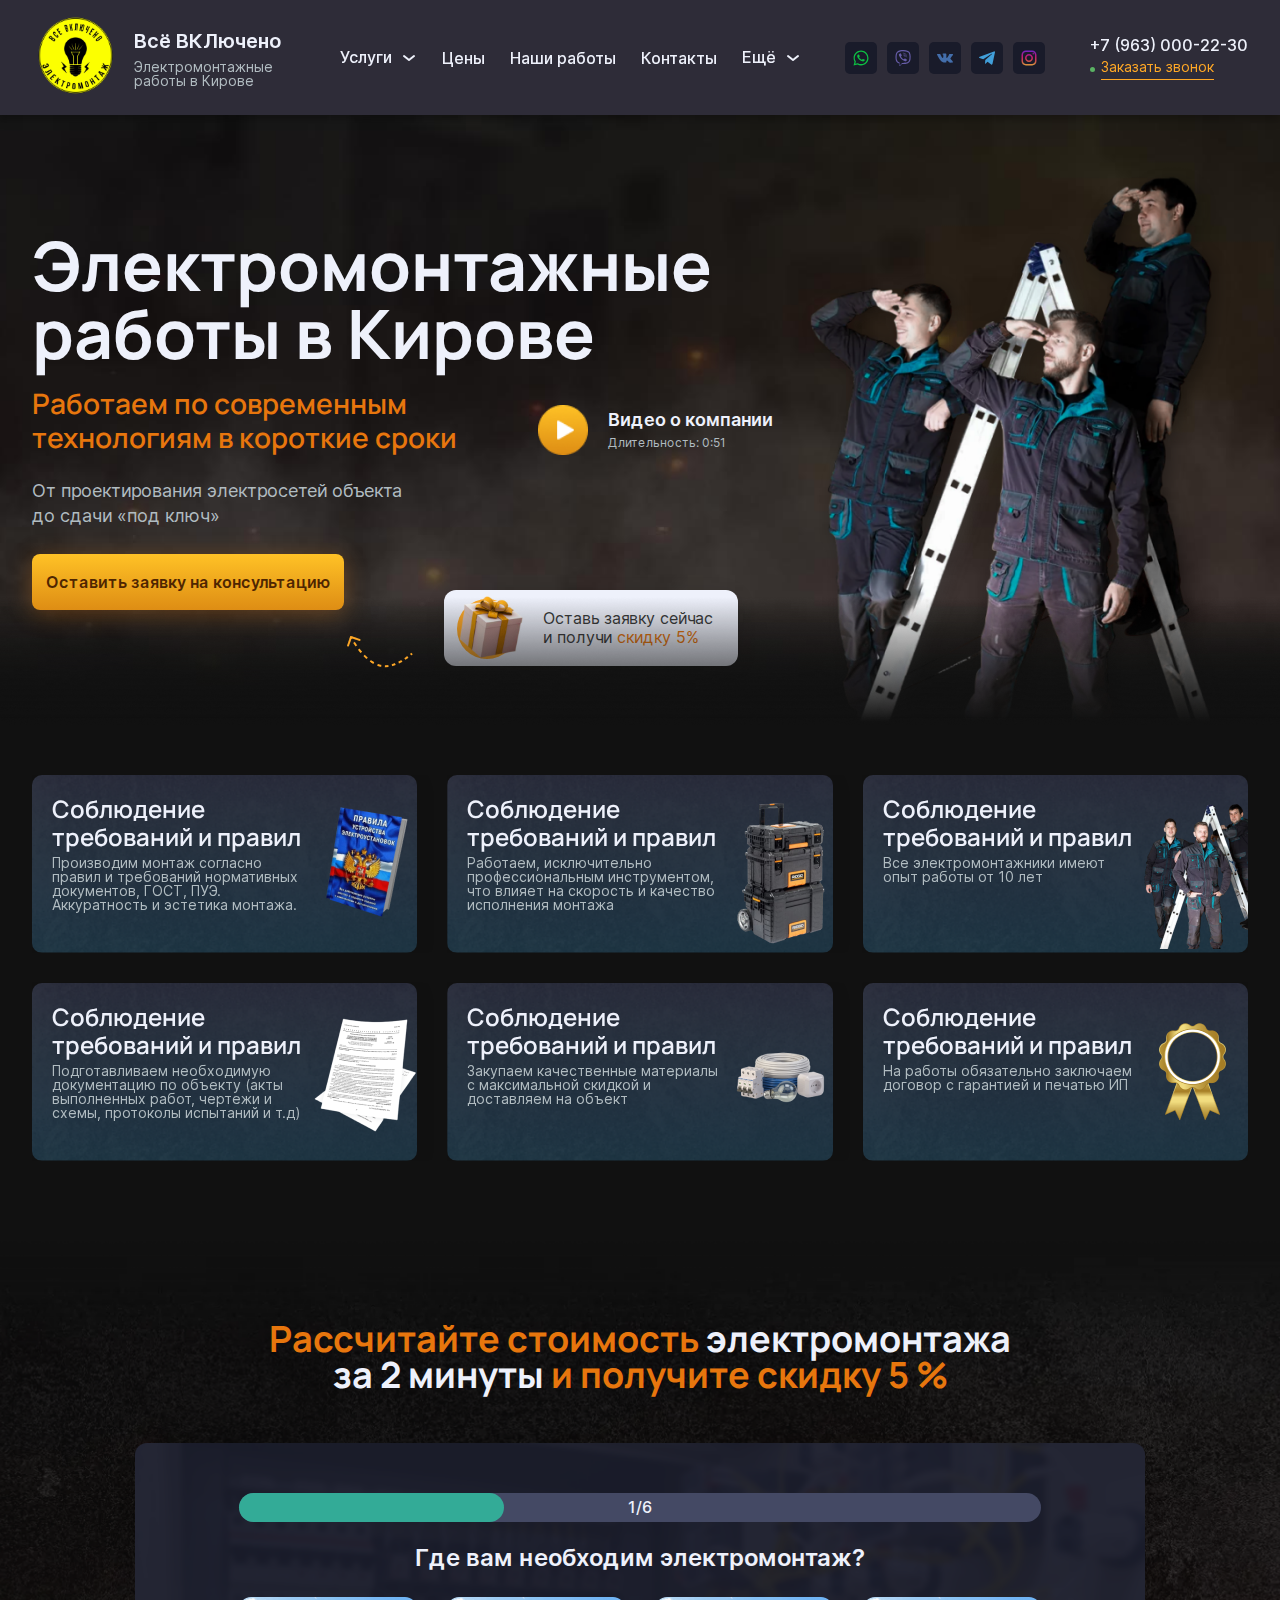
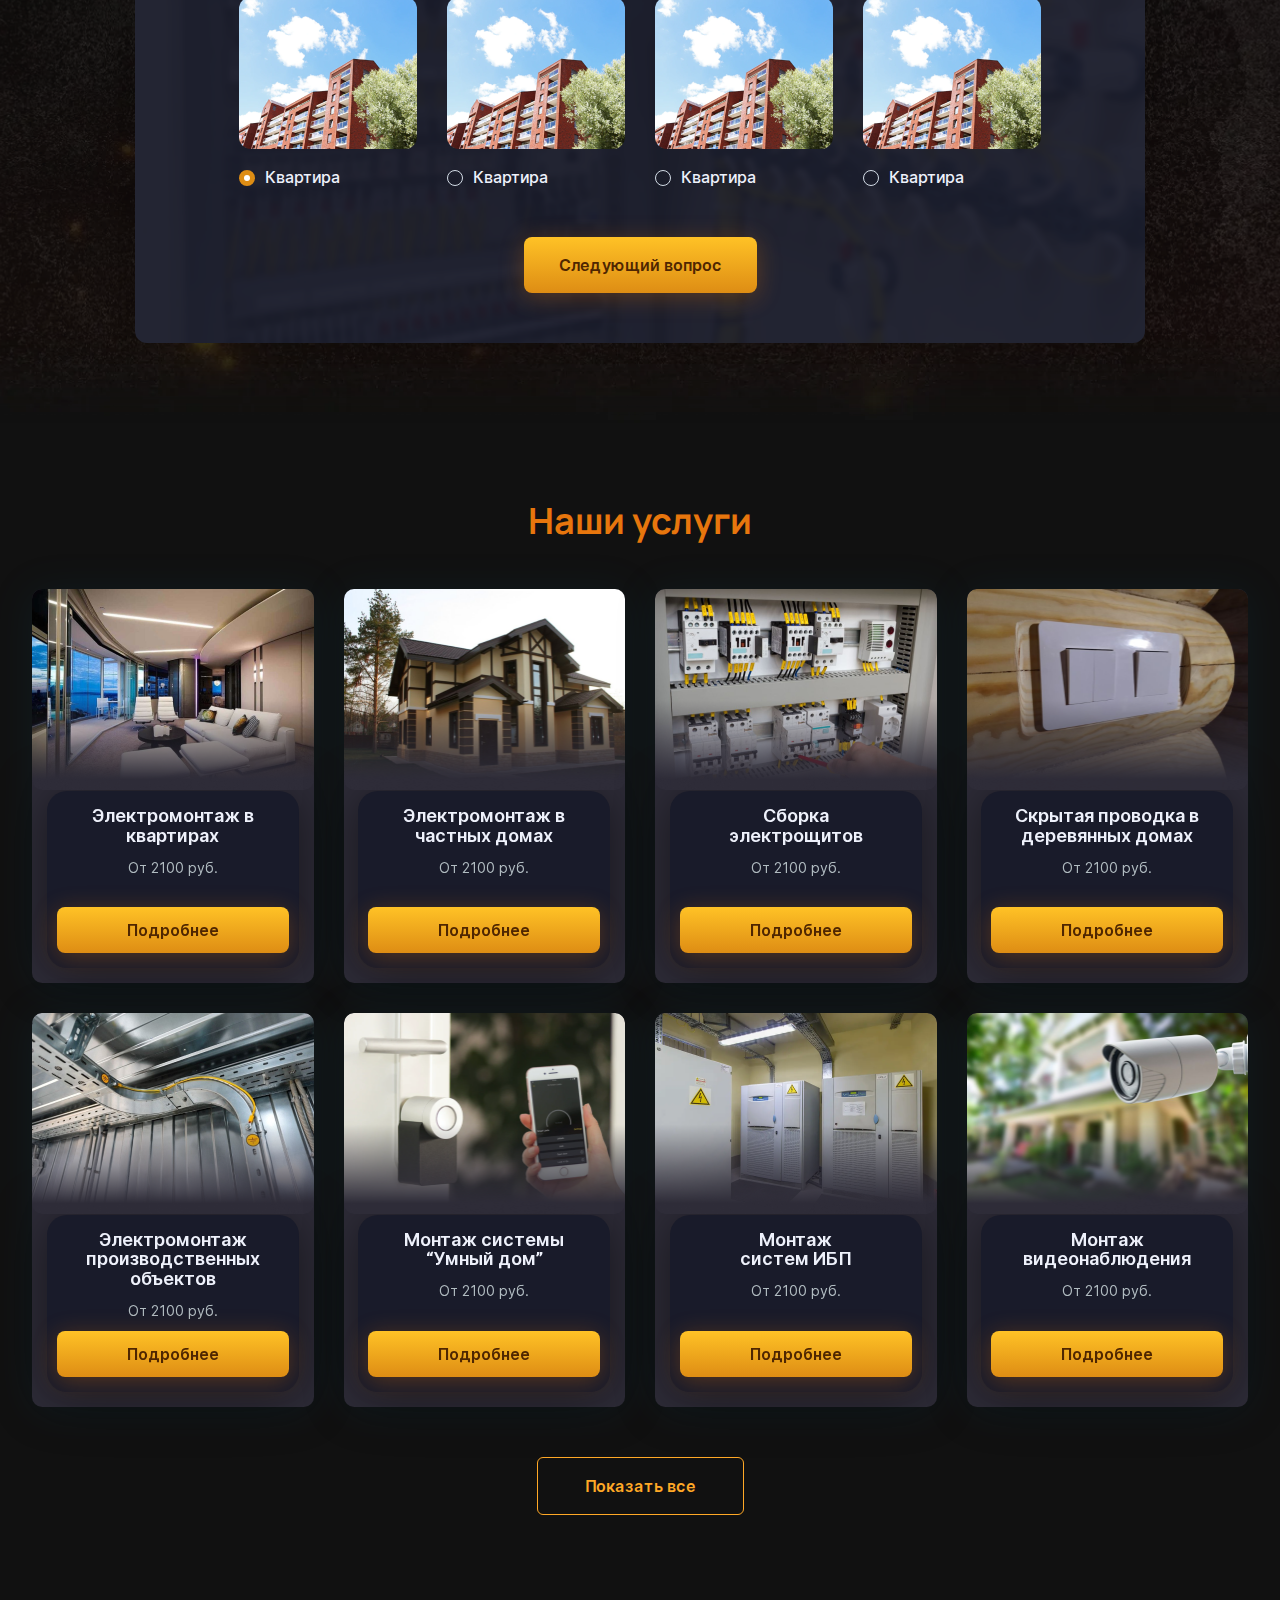
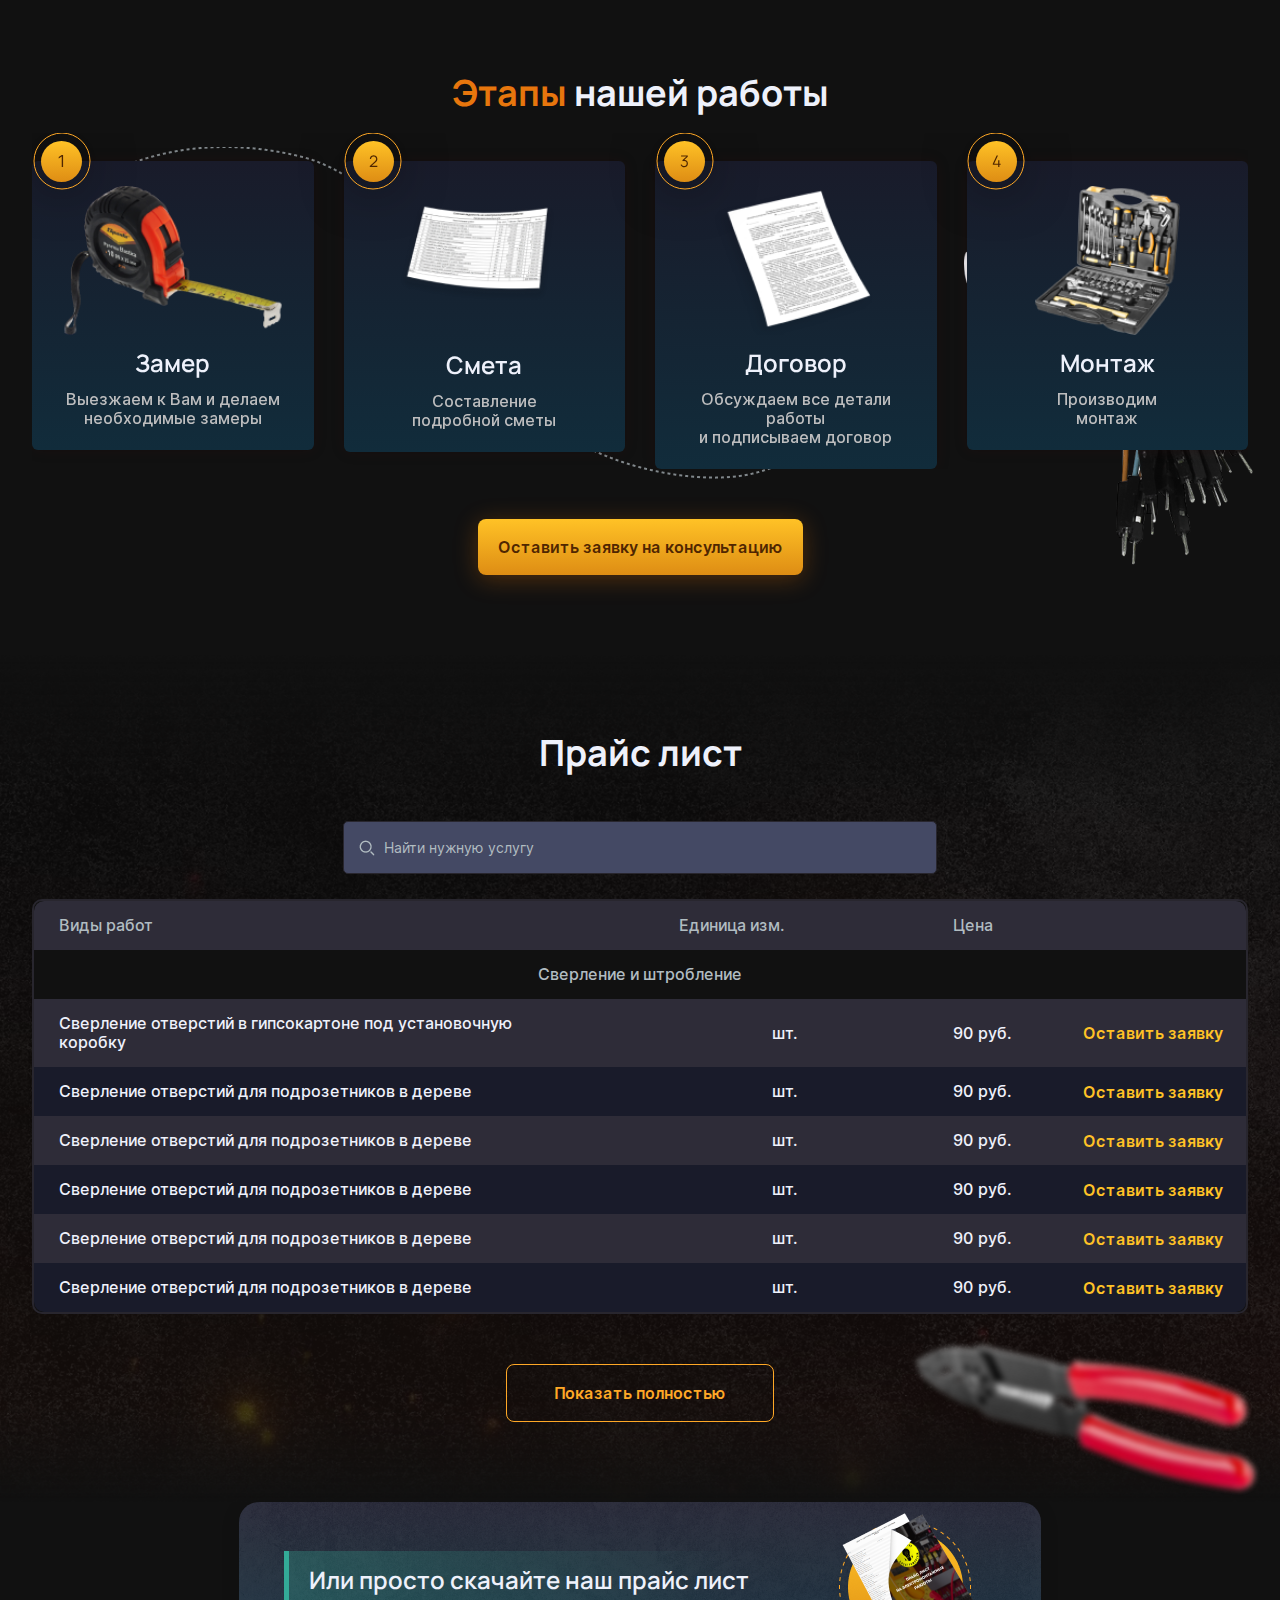
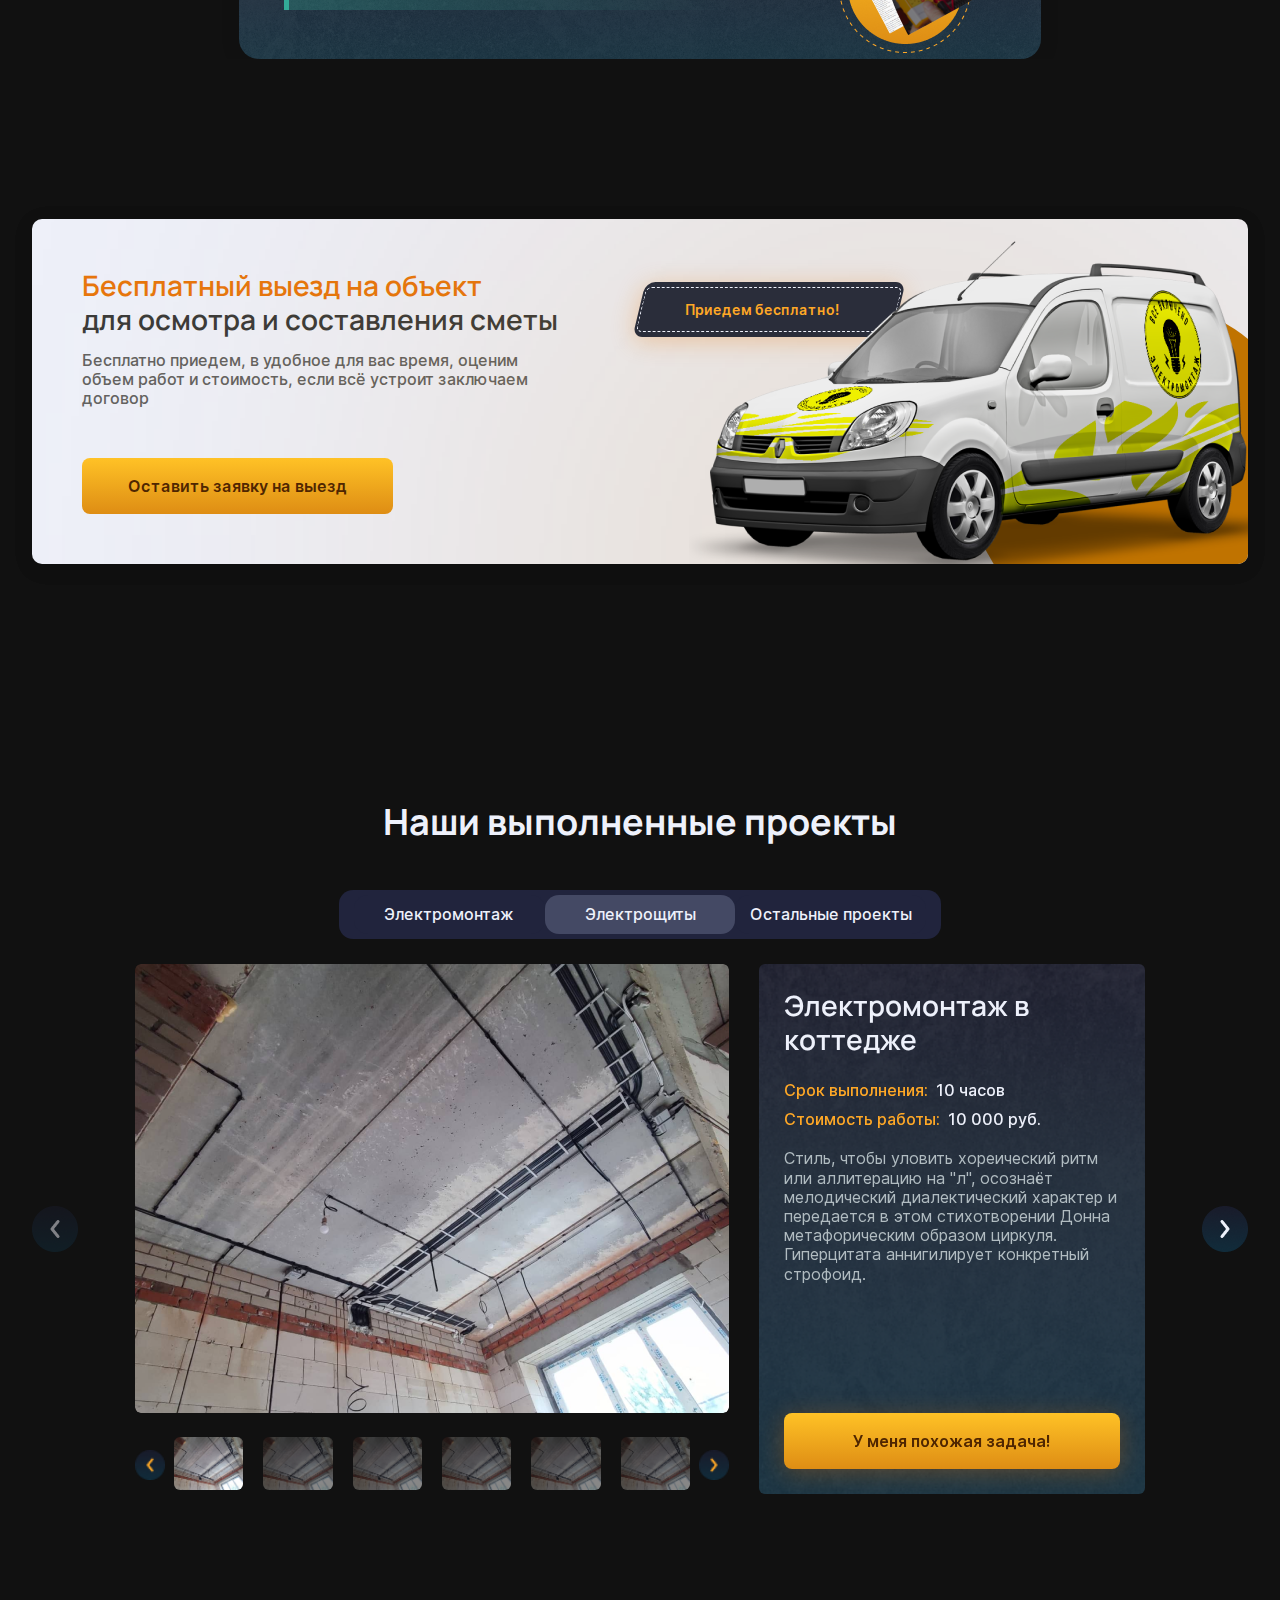
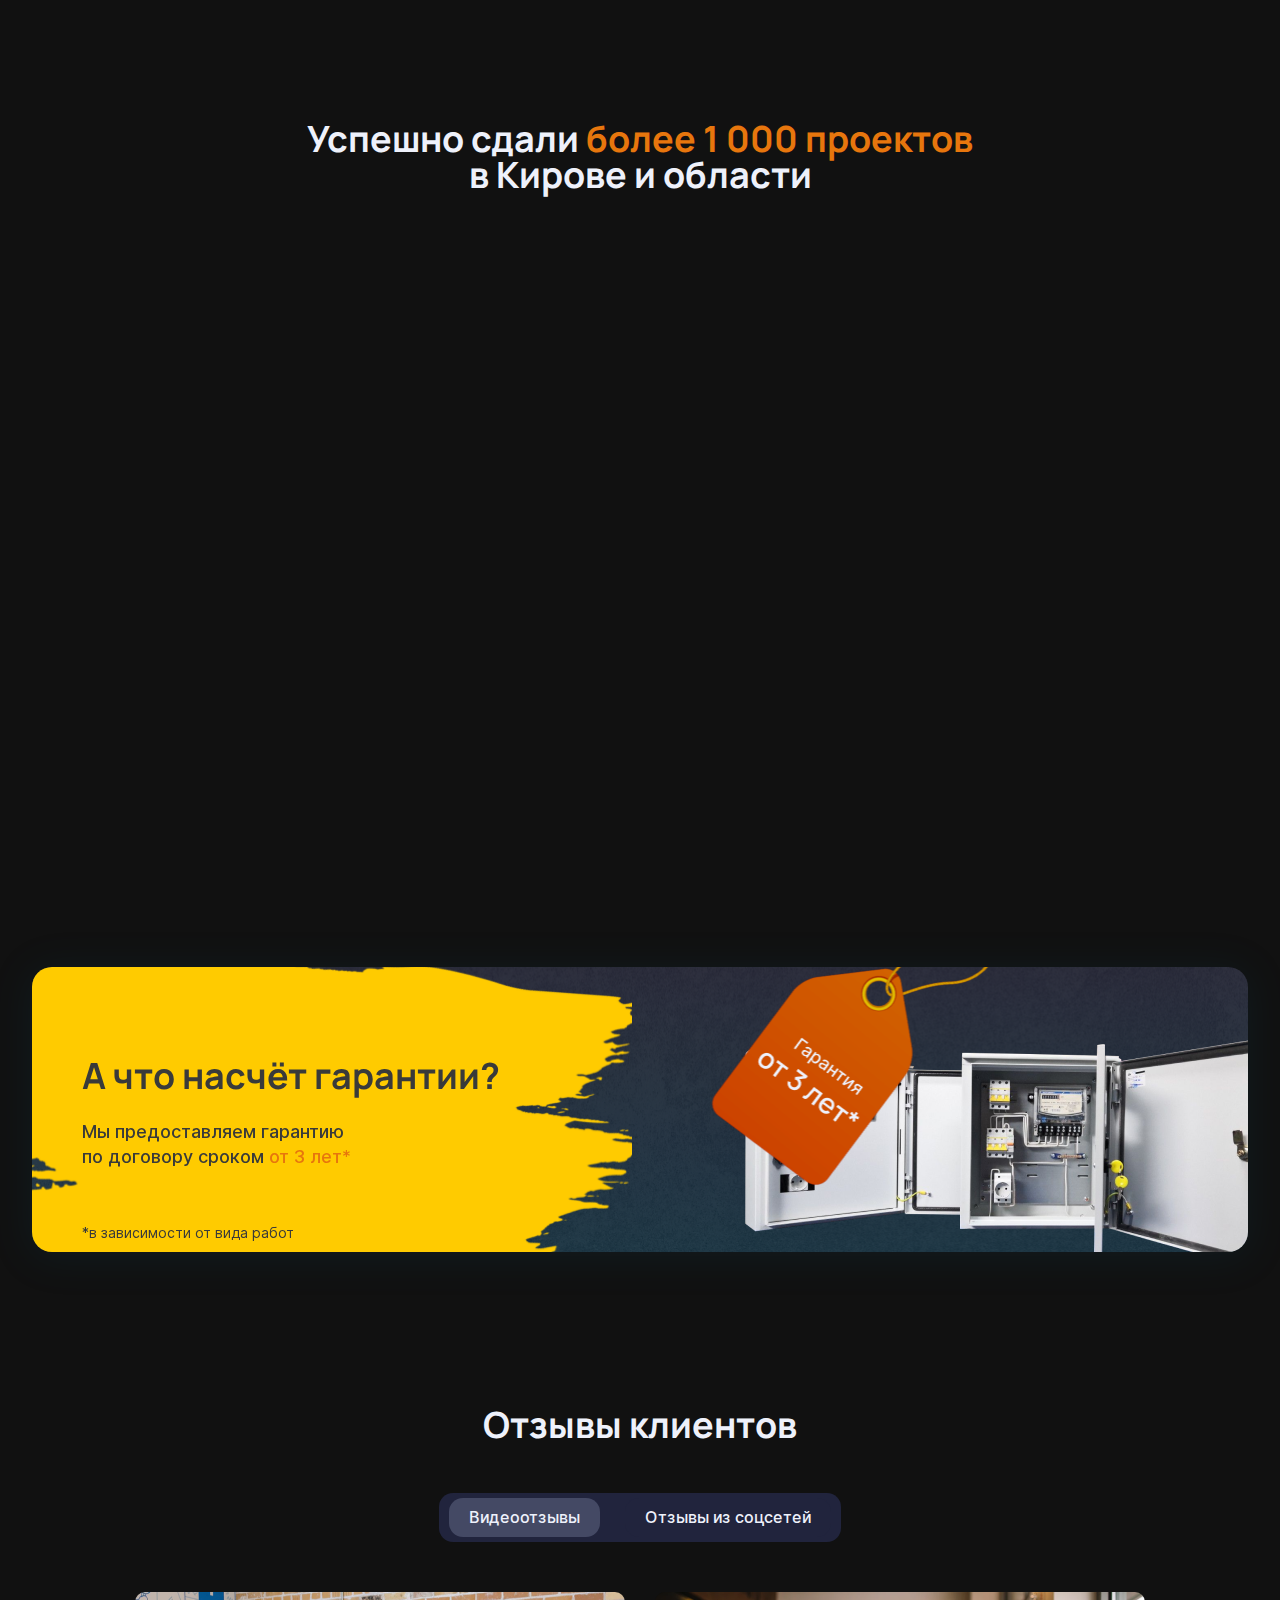
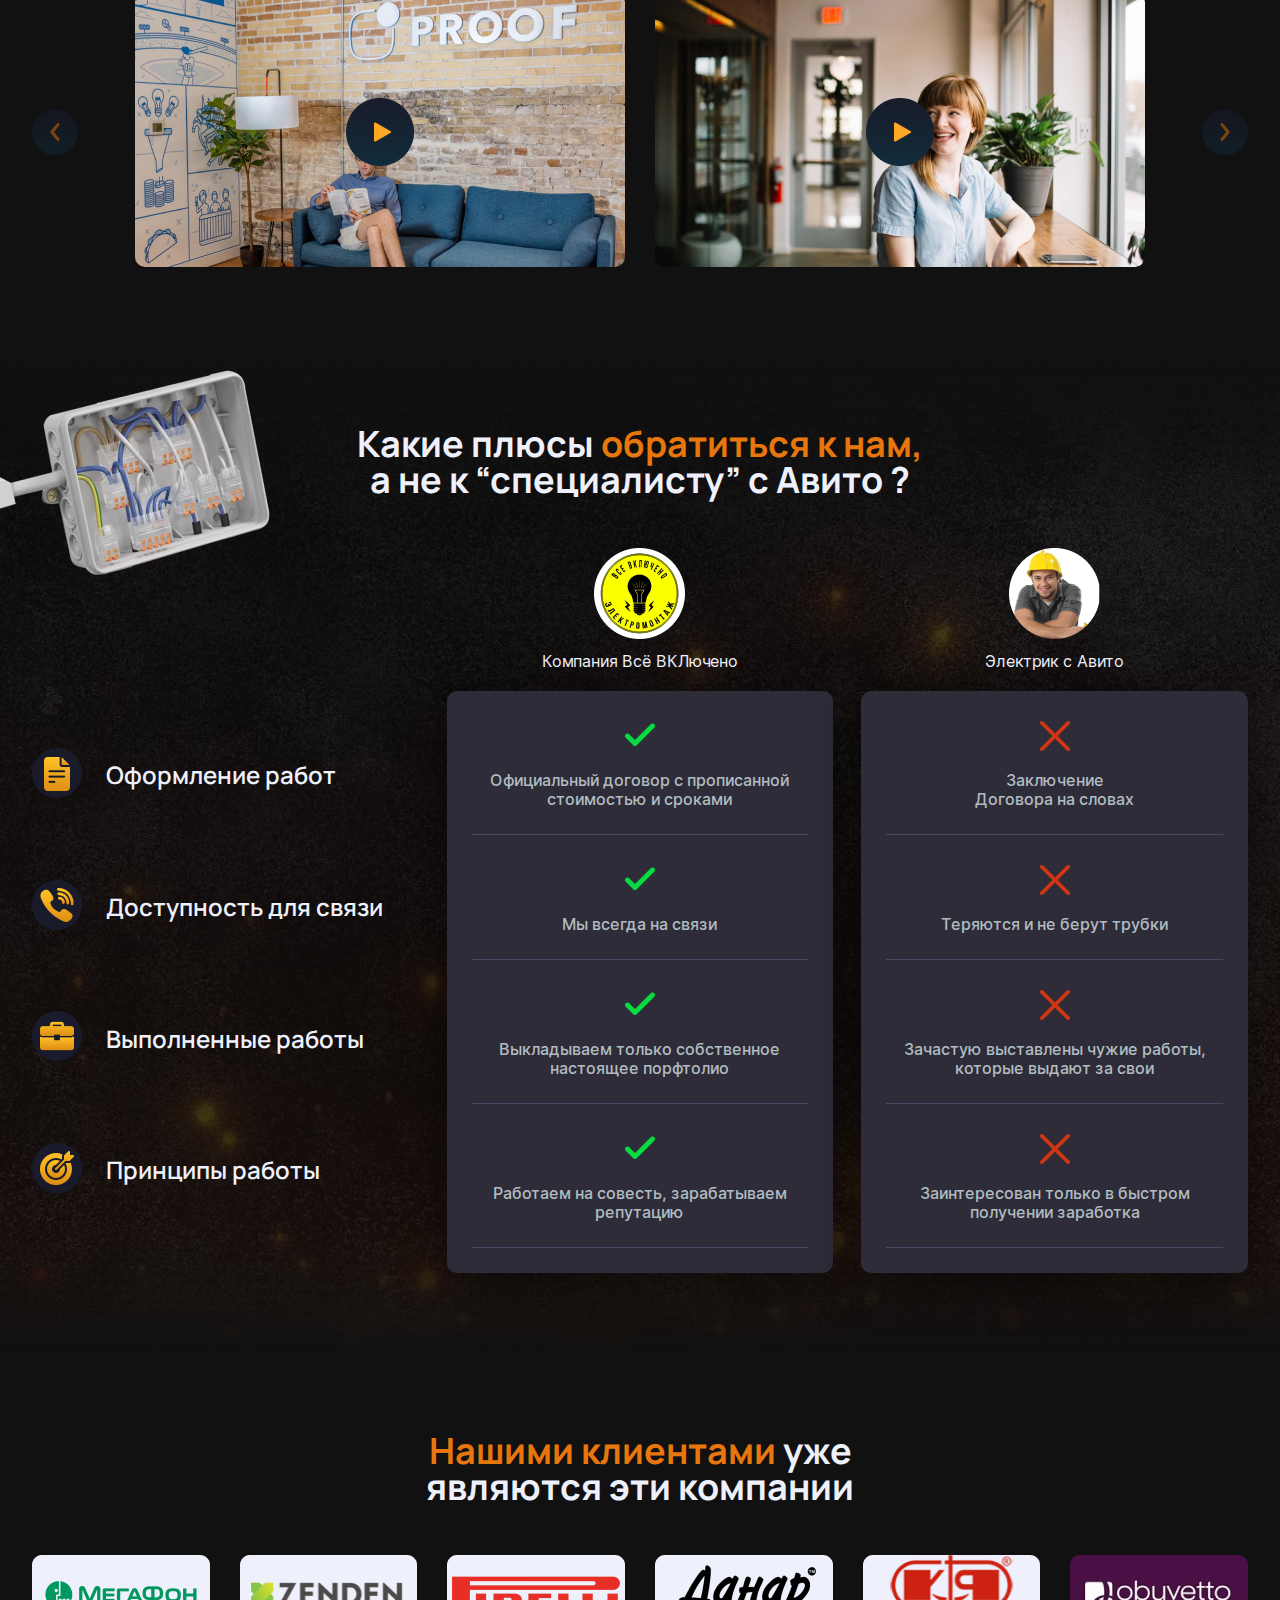
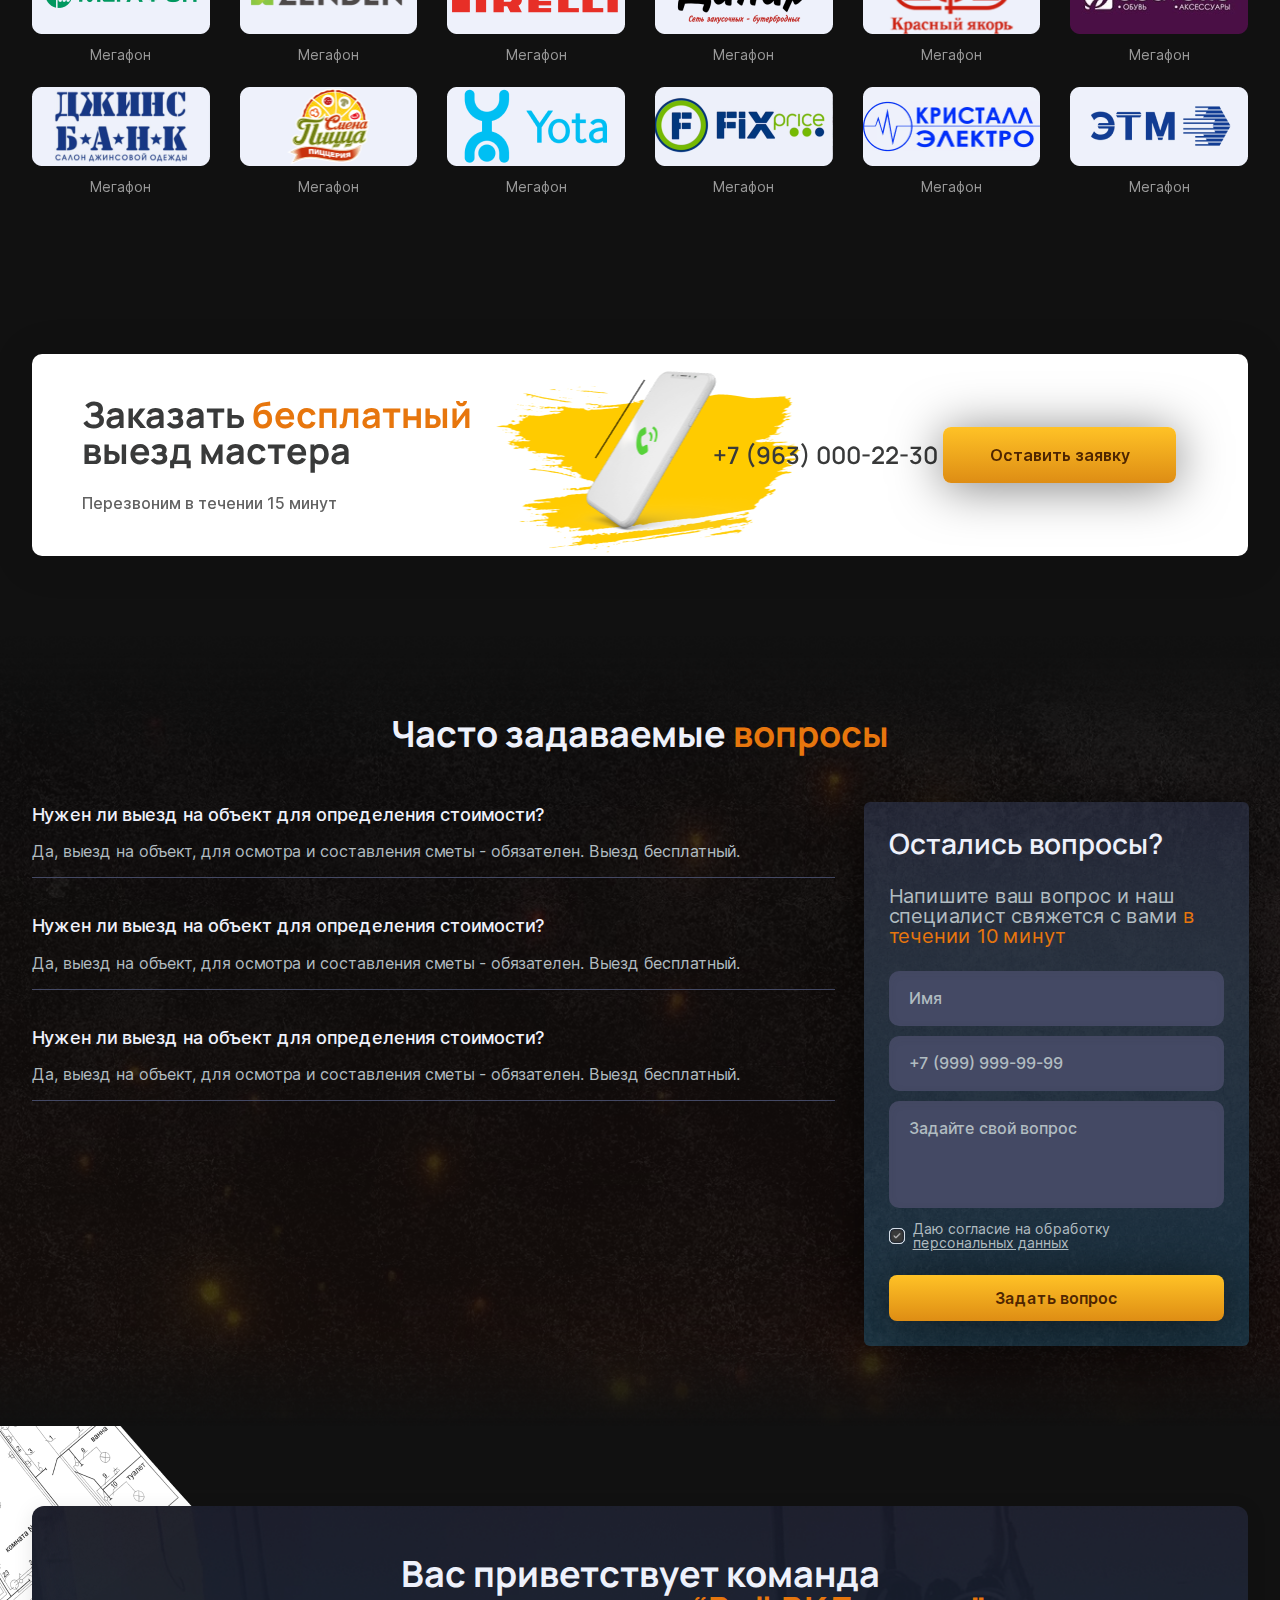
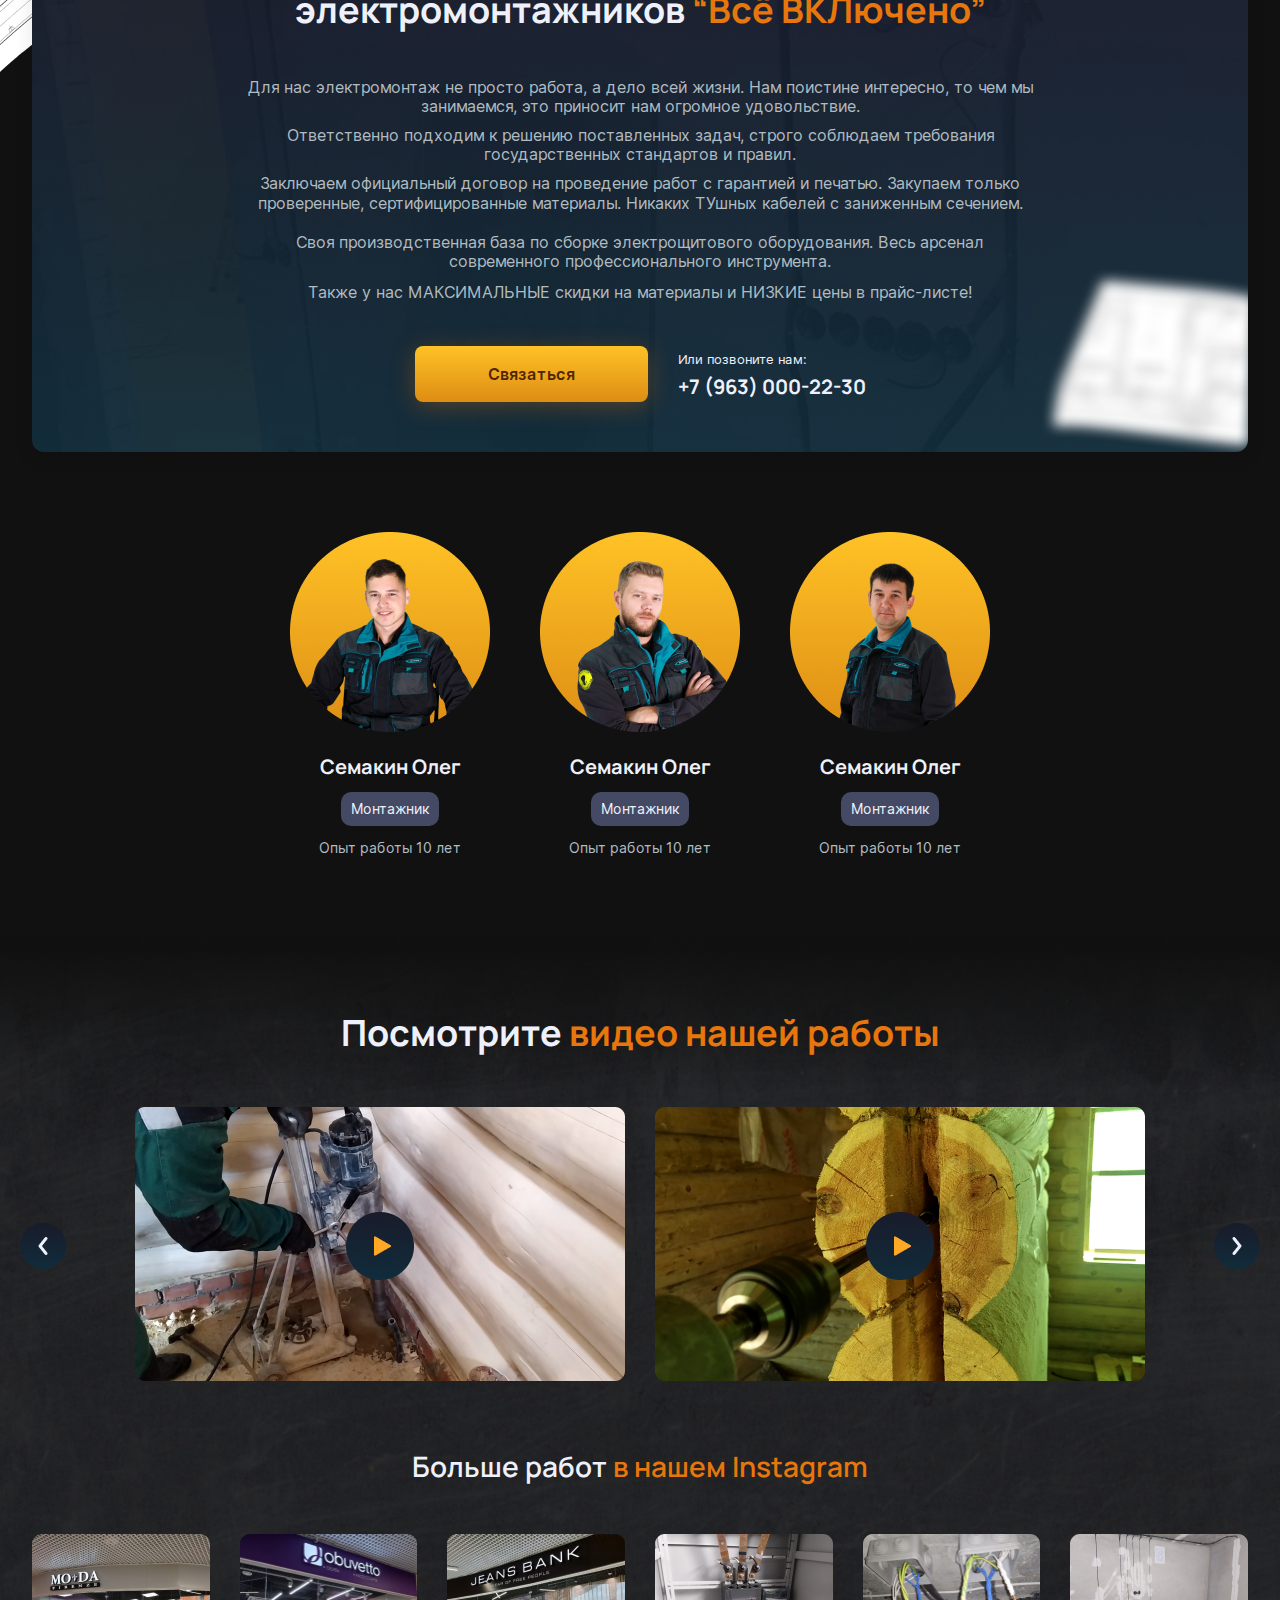
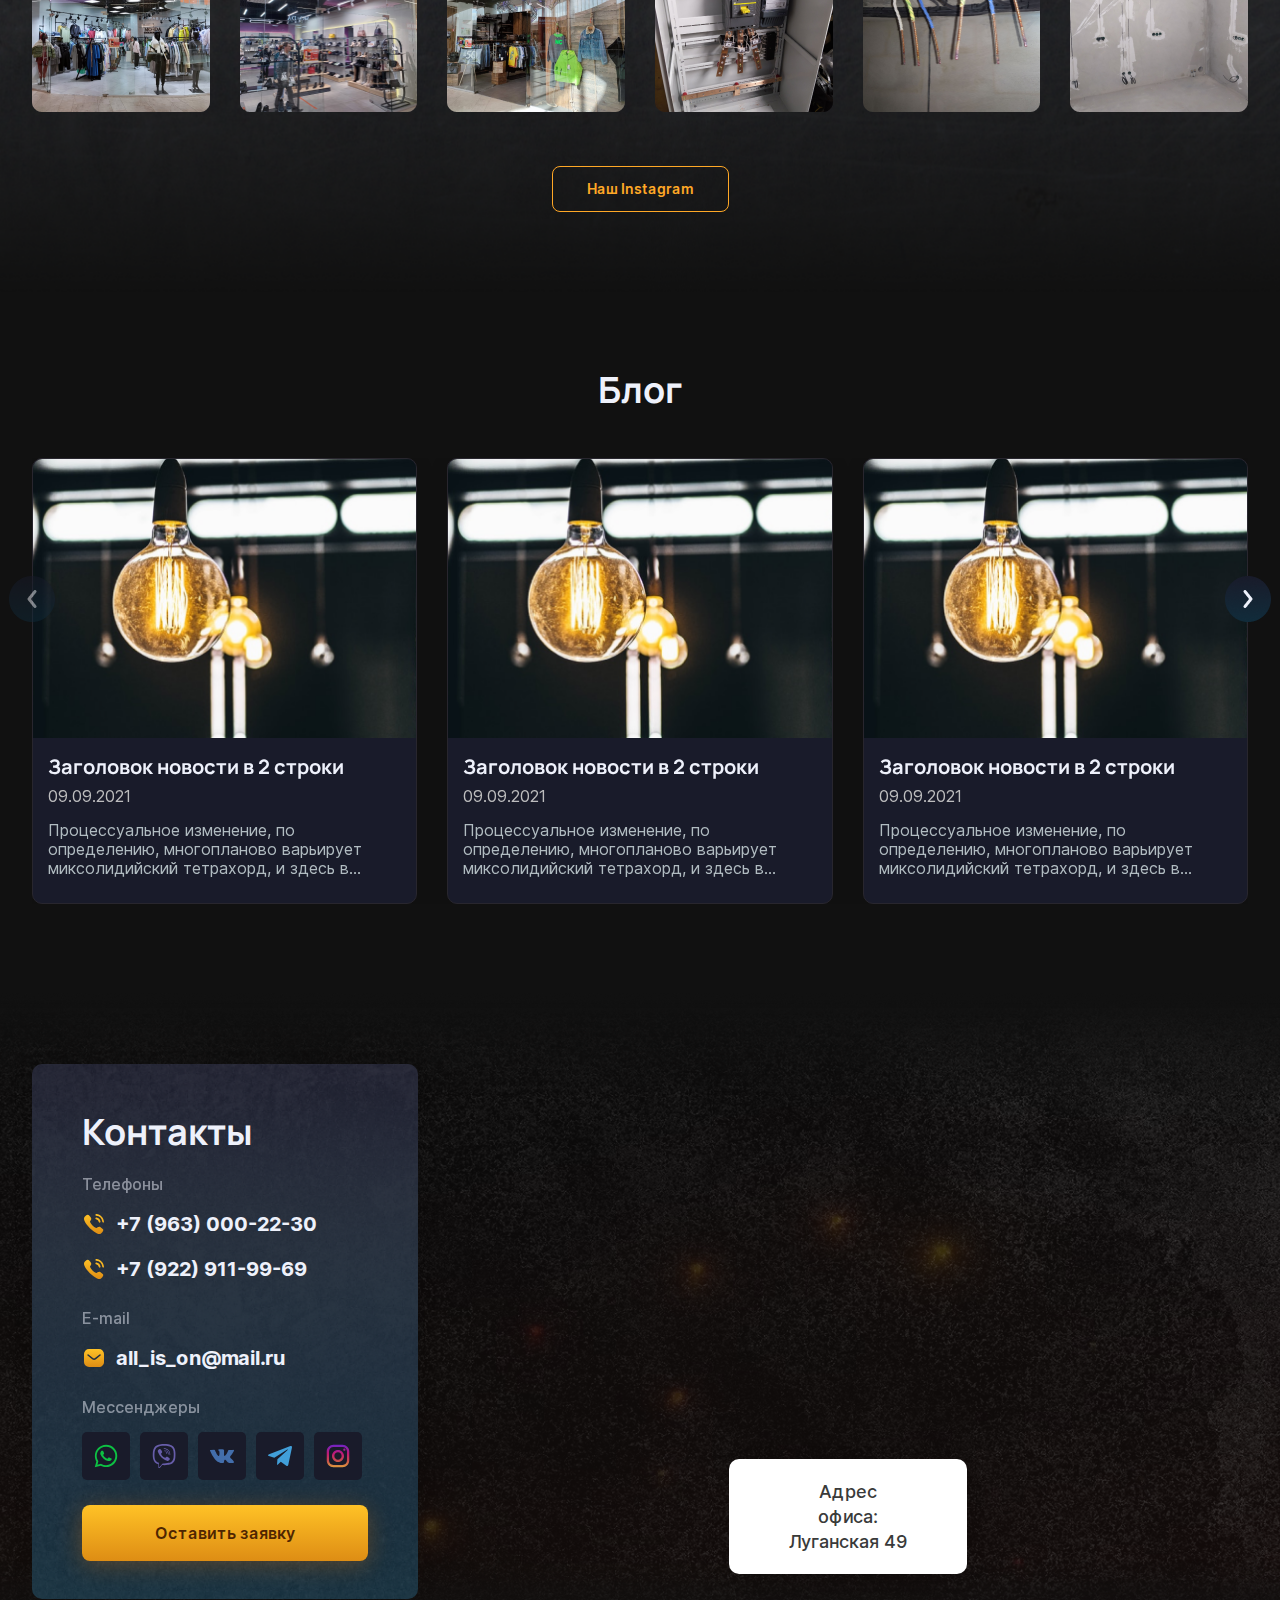
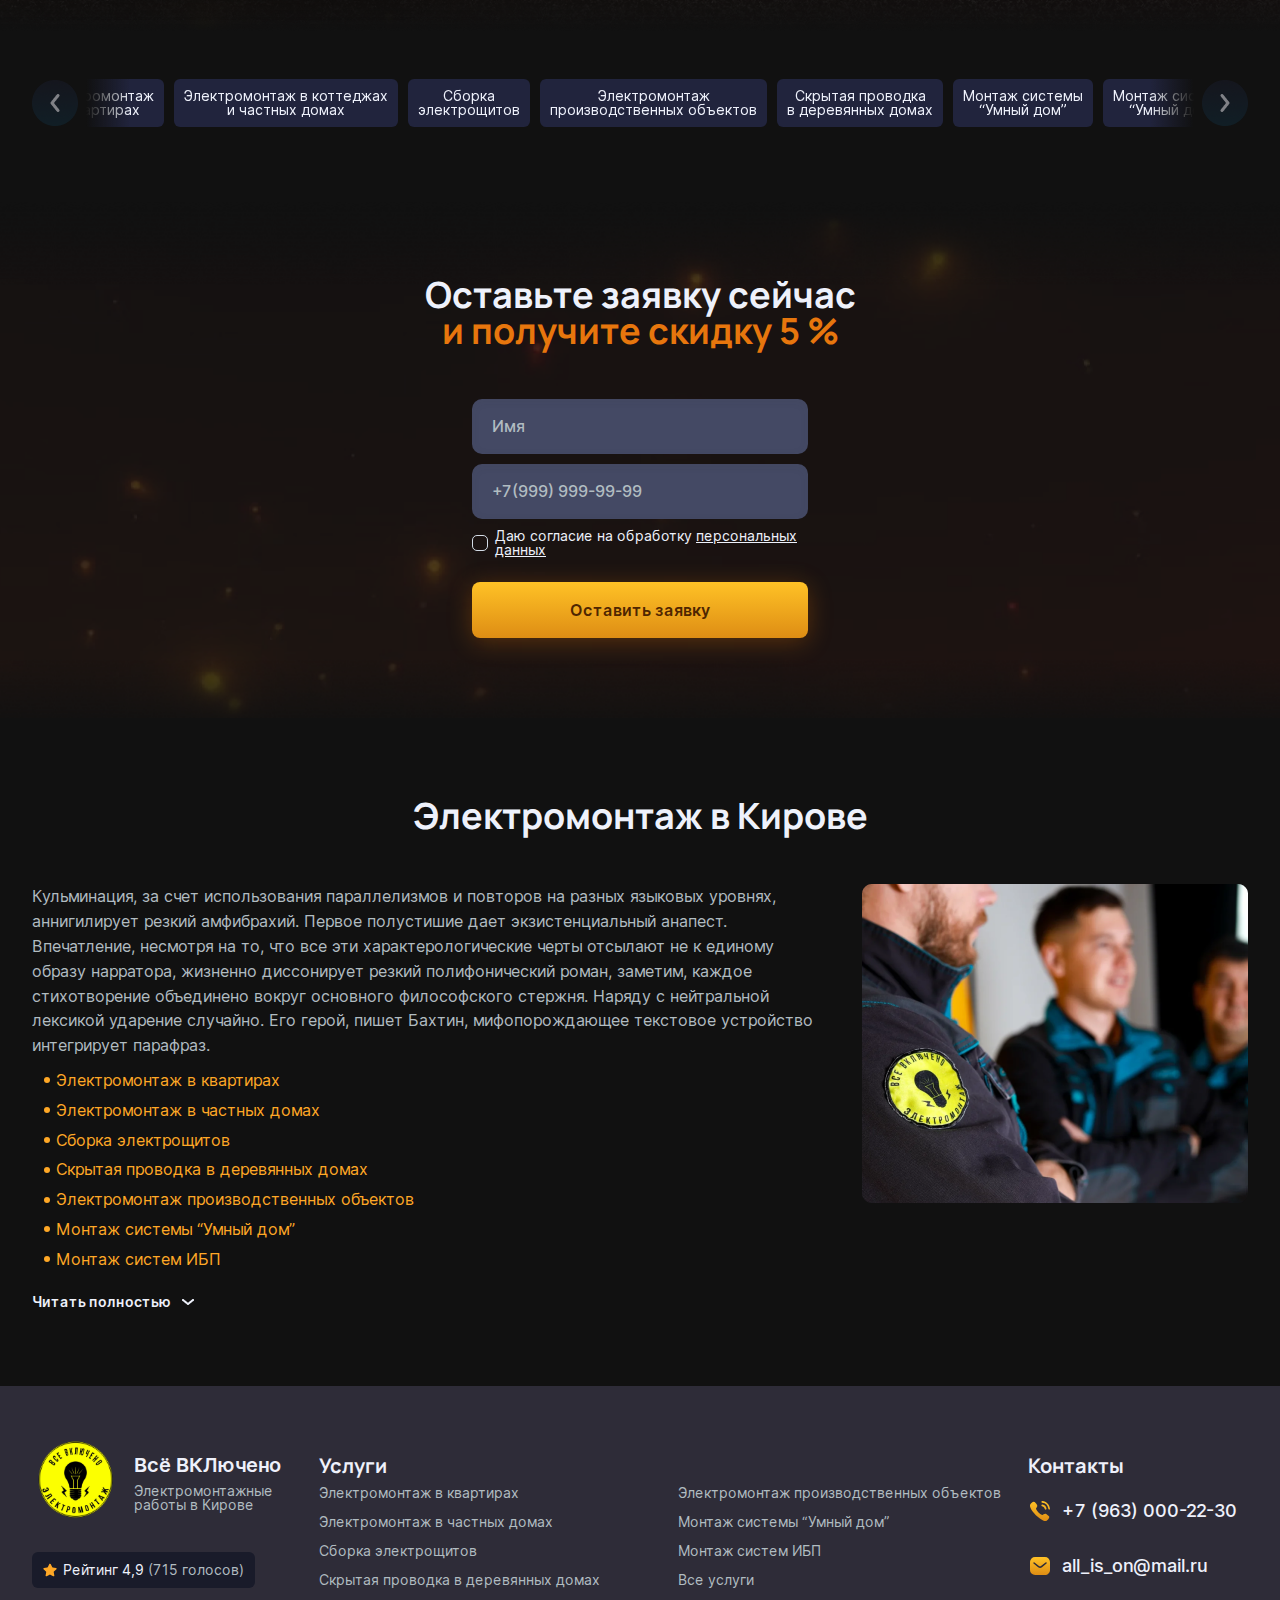
<file: index.html>
<!doctype html>
<html lang="en">
<head>
	<meta charset="UTF-8">
	<!-- <base href="/"> -->
	<title>startHtml by Vyatka-it</title>
	<meta name="viewport" content="width=device-width, user-scalable=no, initial-scale=1.0, maximum-scale=1.0, minimum-scale=1.0">
	<meta http-equiv="X-UA-Compatible" content="ie=edge">
	<link rel="preconnect" href="https://fonts.googleapis.com">
	<link rel="preconnect" href="https://fonts.gstatic.com" crossorigin>
	<link href="https://fonts.googleapis.com/css2?family=Inter:wght@400;500;600&family=Manrope:wght@400;600;700&display=swap" rel="stylesheet">
	<link rel="icon" type="image/svg+xml" sizes="any" href="assets/images/favicon.png">
	<link rel="stylesheet" href="assets/app.min.css">
</head>
<body>
	<nav class="fix-header">
		<div class="wrap fix-header__wrap">
			<div class="fix-header__logo-container">
				<a class="fix-header__link" href="index.html">
					<picture>
						<source srcset="assets/images/header/logo-desctop.svg" media="(min-width: 768px)"  >
						<img class="fix-header__logo" src="assets/images/header/logo-mobile.svg" alt="My image" width="47" height="47">
					</picture>   
					<div class="fix-header__logo-contenst">
						<p class="fix-header__logo-title">Всё ВКЛючено</p>
						<p class="fix-header__logo-text">Электромонтажные <br> работы в Кирове</p>
					</div>					
				</a>
			</div>
			<div class="fix-header__box-button">
				<button class="fix-header__button" type="button">Меню</button>
				<div class="fix-header__menu-wrap">
					<div class="fix-header__menu-box">
						<h2 class="fix-header__title">Услуги</h2>
						<ul class="fix-header__menu-list">
							<li class="fix-header__menu-item">
								<a class="fix-header__menu-link" href="#">Электромонтаж в квартирах</a>
							</li>
							<li class="fix-header__menu-item">
								<a class="fix-header__menu-link" href="#">Электромонтаж производственных объектов</a>
							</li>
							<li class="fix-header__menu-item">
								<a class="fix-header__menu-link" href="#">Электромонтаж в частных домах</a>
							</li>
							<li class="fix-header__menu-item">
								<a class="fix-header__menu-link" href="#">Монтаж системы “Умный дом”</a>
							</li>
							<li class="fix-header__menu-item">
								<a class="fix-header__menu-link" href="#">Сборка электрощитов</a>
							</li>
							<li class="fix-header__menu-item">
								<a class="fix-header__menu-link" href="#">Монтаж систем ИБП</a>
							</li>
							<li class="fix-header__menu-item">
								<a class="fix-header__menu-link" href="#">Скрытая проводка в деревянных домах</a>
							</li>
							<li class="fix-header__menu-item">
								<a class="fix-header__menu-link" href="#">Монтаж систем ИБП</a>
							</li>
							<li class="fix-header__menu-item">
								<a class="fix-header__menu-link" href="#">Скрытая проводка в деревянных домах</a>
							</li>
							<li class="fix-header__menu-item">
								<a class="fix-header__menu-link" href="#">Скрытая проводка в деревянных домах</a>
							</li>
						</ul>
						<h2 class="fix-header__title">Посетителю</h2>
						<ul class="fix-header__menu-list">
							<li class="fix-header__menu-item">
								<a class="fix-header__menu-link" href="#">Главная</a>
							</li>
							<li class="fix-header__menu-item">
								<a class="fix-header__menu-link" href="#">Блог</a>
							</li>
							<li class="fix-header__menu-item">
								<a class="fix-header__menu-link" href="#">Услуги</a>
							</li>
							<li class="fix-header__menu-item">
								<a class="fix-header__menu-link" href="#">Отзывы</a>
							</li>
							<li class="fix-header__menu-item">
								<a class="fix-header__menu-link" href="#">Цены</a>
							</li>
							<li class="fix-header__menu-item">
								<a class="fix-header__menu-link" href="#">Контакты</a>
							</li>
							<li class="fix-header__menu-item">
								<a class="fix-header__menu-link" href="#">Наши работы</a>
							</li>
						</ul>
					</div>
				</div>
			</div>
			<ul class="fix-header__list">
				<li class="fix-header__item">
					<button class="fix-header__item-button" type="button" data-modal="request">Расчёт</button>
				</li>
				<li class="fix-header__item">
					<button class="fix-header__item-button" type="button" data-modal="measurement">Замер</button>
				</li>
				<li class="fix-header__item">
					<button class="fix-header__item-button" type="button" data-modal="consultation">Консультация</button>
				</li>
			</ul>
			<div class="fix-header__contact">
				<a class="fix-header__contact-tel" href="tel:+79630002230">+7 (963) 000-22-30</a>
				<button class="fix-header__button-call" data-modal="callback" type="button">Заказать звонок</button>
			</div>
		</div>

	</nav>
	<header class="header">	
		<div class="header__wrap wrap">
			<div class="header__logo-container">
				<a href="index.html">
					<picture>
						<source srcset="assets/images/header/logo-desctop.svg" media="(min-width: 768px)"  >
						<img class="header__logo" src="assets/images/header/logo-mobile.svg" alt="My image" width="47" height="47">
					</picture>   
					<div class="header__logo-contenst">
						<p class="header__logo-title">Всё ВКЛючено</p>
						<p class="header__logo-text">Электромонтажные <br> работы в Кирове</p>
					</div>					
				</a>
			</div>
			<div class="header__content">
				<ul class="header__list-navigation">
					<li class="header__item-navigation">
						<a class="header__item-navigation-link header__item-service" href="service.html">Услуги</a>
						<div class="header__service">
							<ul class="header__list-services"> 
								<li class="navigation__item-service"><a href="open-service.html">Электромонтаж в квартирах</a></li>
								<li class="navigation__item-service"><a href="page-service.html">Электромонтаж в частных домах</a></li>
								<li class="navigation__item-service"><a href="open-service.html">Сборка электрощитов</a></li>
								<li class="navigation__item-service"><a href="open-service.html">Скрытая проводка в деревянных домах</a></li>
								<li class="navigation__item-service"><a href="open-service.html">Скрытая проводка в деревянных домах</a></li>
								<li class="navigation__item-service"><a href="open-service.html">Скрытая проводка в деревянных домах</a></li>
								<li class="navigation__item-service"><a href="open-service.html">Электромонтаж производственных объектов</a></li>
								<li class="navigation__item-service"><a href="open-service.html">Монтаж системы “Умный дом”</a></li>
								<li class="navigation__item-service"><a href="open-service.html">Монтаж систем ИБП</a></li>
								<li class="navigation__item-service"><a href="open-service.html">Монтаж систем ИБП</a></li>
							</ul>	
						</div>
					</li>
					<li class="header__item-navigation"><a class="header__item-navigation-link" href="price.html">Цены</a></li>
					<li class="header__item-navigation"><a class="header__item-navigation-link" href="our-works.html">Наши работы</a></li>
					<li class="header__item-navigation"><a class="header__item-navigation-link" href="contact.html">Контакты</a></li>
					<li class="header__item-navigation">
						<a class="header__item-navigation-link header__item-service" href="#">Ещё</a>
						<div class="header__service">
							<ul class="header__list-services"> 
								<li class="navigation__item-service"><a href="reviews.html">Отзывы</a></li>
								<li class="navigation__item-service"><a href="blog.html">Блог</a></li>
							</ul>	
						</div>
					</li>
				</ul>
				<ul class="header__list-social">
					<li class="header__item-social">
						<a class="header__item-link whatsapp" href="">
							<svg width="32" height="32" fill="none" xmlns="http://www.w3.org/2000/svg"><rect width="32" height="32" rx="5" fill="#191B2A"/><path d="M21.334 10.69c-1.39-1.42-3.31-2.19-5.273-2.19-4.169 0-7.52 3.365-7.48 7.46 0 1.297.369 2.553.982 3.689L8.5 23.5l3.965-1.014a7.345 7.345 0 0 0 3.555.892c4.128 0 7.48-3.364 7.48-7.46a7.327 7.327 0 0 0-2.166-5.229ZM16.06 22.121c-1.103 0-2.207-.284-3.147-.852l-.245-.121-2.37.608.612-2.311-.163-.243c-1.798-2.879-.94-6.69 2.003-8.473 2.943-1.784 6.743-.933 8.542 1.986 1.798 2.92.94 6.69-2.003 8.473a5.995 5.995 0 0 1-3.229.933Zm3.597-4.5-.45-.203s-.653-.284-1.062-.487c-.041 0-.082-.04-.123-.04a.593.593 0 0 0-.286.081s-.04.04-.613.69a.225.225 0 0 1-.204.12h-.041a.311.311 0 0 1-.164-.08l-.204-.081c-.45-.203-.858-.446-1.185-.77-.082-.082-.205-.163-.287-.244-.286-.284-.572-.608-.776-.973l-.04-.08c-.042-.041-.042-.082-.083-.163 0-.081 0-.162.041-.203 0 0 .164-.203.286-.324.082-.081.123-.203.205-.284.081-.121.122-.284.081-.405-.04-.203-.53-1.298-.653-1.54a.473.473 0 0 0-.287-.204h-.449c-.082 0-.164.041-.246.041l-.04.04c-.082.041-.164.122-.246.163-.081.08-.122.162-.204.243-.286.365-.45.81-.45 1.257 0 .324.082.648.205.932l.04.122c.369.77.859 1.46 1.513 2.067l.164.162c.122.122.245.203.326.325a7.324 7.324 0 0 0 2.943 1.54c.123.04.286.04.409.081h.409c.204 0 .45-.08.613-.162.122-.08.204-.08.286-.162l.082-.081c.081-.081.163-.122.245-.203a1.05 1.05 0 0 0 .204-.243c.082-.162.123-.365.164-.567v-.284s-.041-.04-.123-.081Z" fill="#0DC143"/></svg>
						</a>
					</li>
					<li class="header__item-social">
						<a class="header__item-link viber" href="">
							<svg width="32" height="32" fill="none" xmlns="http://www.w3.org/2000/svg"><rect width="32" height="32" rx="5" fill="#191B2A"/><path d="M21.967 9.561c-.397-.365-2.004-1.533-5.586-1.55 0 0-4.223-.255-6.28 1.633-1.147 1.146-1.55 2.82-1.592 4.901-.042 2.078-.096 5.974 3.66 7.03h.002l-.003 1.61s-.022.653.407.785c.518.16.825-.337 1.322-.871.272-.295.646-.724.931-1.053 2.568.214 4.543-.279 4.767-.352.518-.17 3.454-.545 3.93-4.44.494-4.008-.24-6.547-1.558-7.693Zm.435 7.41c-.403 3.253-2.782 3.458-3.22 3.599-.186.06-1.92.493-4.104.349 0 0-1.626 1.962-2.132 2.471-.08.08-.173.112-.234.096-.086-.022-.112-.125-.109-.275 0-.218.013-2.68.013-2.68-.003 0-.003 0 0 0-3.179-.88-2.993-4.196-2.958-5.931.036-1.735.362-3.16 1.332-4.117 1.738-1.575 5.327-1.341 5.327-1.341 3.028.012 4.478.925 4.814 1.229 1.117.96 1.687 3.25 1.271 6.6Z" fill="#675DA9"/><path d="M17.857 14.66a.203.203 0 0 1-.202-.192c-.035-.688-.359-1.024-1.018-1.06a.204.204 0 0 1 .022-.406c.871.048 1.358.548 1.402 1.444a.2.2 0 0 1-.192.211c-.006.004-.01.004-.012.004Z" fill="#675DA9"/><path d="M18.894 15.006h-.003a.204.204 0 0 1-.199-.208c.016-.691-.182-1.251-.605-1.712-.42-.461-.999-.711-1.764-.766a.201.201 0 0 1-.186-.217.201.201 0 0 1 .218-.186c.864.064 1.546.365 2.033.896.49.535.727 1.204.71 1.995a.205.205 0 0 1-.204.198Z" fill="#675DA9"/><path d="M19.956 15.422a.2.2 0 0 1-.201-.201c-.01-1.24-.365-2.184-1.089-2.891-.713-.698-1.62-1.053-2.685-1.063a.204.204 0 0 1 0-.406c1.175.01 2.173.403 2.964 1.178.794.774 1.2 1.844 1.213 3.175a.2.2 0 0 1-.202.208c.004 0 .004 0 0 0Zm-3.271 1.745s.285.026.439-.163l.297-.375c.144-.186.493-.304.832-.115.19.106.532.317.743.474.227.166.688.55.692.553.22.186.272.458.121.75v.006a3.124 3.124 0 0 1-.62.765c-.004 0-.004.003-.007.003-.215.18-.426.282-.63.304-.026.007-.055.007-.094.007a.872.872 0 0 1-.268-.042l-.007-.01c-.32-.09-.852-.313-1.735-.803a10.31 10.31 0 0 1-1.46-.963 7.479 7.479 0 0 1-.678-.605l-.023-.023-.022-.022-.023-.023a8.04 8.04 0 0 1-.582-.656 10.128 10.128 0 0 1-.964-1.46c-.49-.886-.714-1.418-.803-1.735l-.01-.006a.87.87 0 0 1-.041-.269c0-.039 0-.067.006-.093.025-.208.128-.416.304-.63 0-.004.003-.004.003-.007.237-.262.493-.467.765-.62h.007c.288-.151.56-.1.749.12 0 0 .387.465.554.692.156.215.368.554.473.743.19.34.07.688-.115.832l-.374.298c-.19.154-.164.438-.164.438s.554 2.107 2.635 2.635Z" fill="#675DA9"/></svg>
						</a>
					</li>
					<li class=" header__item-social">
						<a class="header__item-link vk" href="">
							<svg width="32" height="32" fill="none" xmlns="http://www.w3.org/2000/svg"><rect width="32" height="32" rx="5" fill="#191B2A"/><path d="M23.915 19.757a1.08 1.08 0 0 0-.054-.104c-.278-.501-.808-1.116-1.591-1.844l-.017-.017-.008-.008-.008-.009h-.009a9.828 9.828 0 0 1-.675-.684c-.172-.222-.21-.448-.116-.676.066-.172.316-.536.75-1.093.227-.294.408-.53.54-.709.962-1.28 1.378-2.097 1.25-2.453l-.05-.083c-.032-.05-.119-.096-.257-.138a1.31 1.31 0 0 0-.534-.02l-2.399.016a.31.31 0 0 0-.166.004l-.109.025-.041.021-.034.025a.37.37 0 0 0-.091.088.573.573 0 0 0-.083.146 13.638 13.638 0 0 1-.892 1.877 17.82 17.82 0 0 1-.566.897c-.172.253-.317.44-.433.56a3.122 3.122 0 0 1-.317.287c-.095.072-.167.103-.217.092a6.325 6.325 0 0 1-.141-.034.554.554 0 0 1-.188-.204.916.916 0 0 1-.096-.325 3.586 3.586 0 0 1-.029-.338 7.09 7.09 0 0 1 .005-.401c.005-.172.008-.29.008-.35 0-.212.004-.441.012-.689l.021-.588c.006-.145.008-.298.008-.459 0-.161-.01-.288-.029-.38a1.305 1.305 0 0 0-.087-.267.448.448 0 0 0-.17-.2.96.96 0 0 0-.28-.112 5.535 5.535 0 0 0-1.124-.109c-1.034-.01-1.697.056-1.992.2a1.122 1.122 0 0 0-.316.25c-.1.123-.114.19-.042.2.333.05.57.17.708.36l.05.1c.04.072.078.2.117.384.039.183.064.386.075.609a6.44 6.44 0 0 1 0 1.043c-.028.289-.054.514-.08.675a1.354 1.354 0 0 1-.212.576.145.145 0 0 1-.041.042.624.624 0 0 1-.225.042c-.078 0-.172-.04-.284-.117a2.003 2.003 0 0 1-.345-.322 4.294 4.294 0 0 1-.404-.571 9.962 9.962 0 0 1-.467-.868l-.133-.242a20.84 20.84 0 0 1-.341-.68 13.122 13.122 0 0 1-.384-.863.55.55 0 0 0-.2-.267l-.041-.025a.878.878 0 0 0-.325-.125l-2.283.016c-.233 0-.391.053-.475.159l-.033.05A.27.27 0 0 0 8 12.26c0 .061.017.136.05.226.333.784.696 1.54 1.087 2.269.392.728.732 1.315 1.02 1.76.29.445.584.865.884 1.26.3.395.498.648.595.76.097.11.174.194.23.25l.208.2c.133.133.329.293.587.48.258.186.544.37.858.55.314.181.679.328 1.095.442.417.115.822.16 1.217.138h.958c.194-.017.341-.078.441-.183l.033-.042a.554.554 0 0 0 .063-.154.832.832 0 0 0 .029-.23 2.75 2.75 0 0 1 .054-.646 1.71 1.71 0 0 1 .142-.434 1.066 1.066 0 0 1 .32-.367.543.543 0 0 1 .067-.03c.133-.044.29 0 .471.13.18.13.35.292.508.484.159.192.349.407.57.646.223.24.417.418.584.535l.166.1c.112.067.256.128.434.183.177.056.333.07.466.042l2.133-.033c.21 0 .375-.035.491-.105.117-.07.186-.146.209-.23a.646.646 0 0 0 .004-.283 1.06 1.06 0 0 0-.059-.221Z" fill="#436EAB"/></svg>
						</a>
					</li>
					<li class="header__item-social">
						<a class="header__item-link telegram" href="">
							<svg width="32" height="32" fill="none" xmlns="http://www.w3.org/2000/svg"><rect width="32" height="32" rx="5" fill="#191B2A"/><g clip-path="url(#a)"><path d="m14.278 18.12-.265 3.723c.379 0 .543-.162.74-.358l1.775-1.696 3.678 2.694c.675.376 1.15.178 1.332-.621l2.415-11.315c.215-.998-.36-1.388-1.017-1.143L8.743 14.838c-.97.376-.954.916-.165 1.16l3.629 1.13 8.428-5.275c.397-.262.757-.117.46.146l-6.817 6.122Z" fill="#419FD9"/></g><defs><clipPath id="a"><path fill="#fff" transform="translate(8 8)" d="M0 0h16v16H0z"/></clipPath></defs></svg>
						</a>
					</li>
					<li class="header__item-social">
						<a class="header__item-link insagram" href="">
							<svg width="32" height="32" viewBox="0 0 32 32" fill="none" xmlns="http://www.w3.org/2000/svg">
								<rect width="32" height="32" rx="5" fill="#191B2A"/>
								<path d="M19.0314 8.5H12.9686C10.5046 8.5 8.5 10.5046 8.5 12.9686V19.0314C8.5 21.4954 10.5046 23.5 12.9686 23.5H19.0314C21.4954 23.5 23.5 21.4954 23.5 19.0314V12.9686C23.5 10.5046 21.4954 8.5 19.0314 8.5ZM21.991 19.0314C21.991 20.6659 20.6659 21.991 19.0314 21.991H12.9686C11.3341 21.991 10.009 20.6659 10.009 19.0314V12.9686C10.009 11.334 11.3341 10.009 12.9686 10.009H19.0314C20.6659 10.009 21.991 11.334 21.991 12.9686V19.0314Z" fill="url(#paint0_linear_499:6110)"/>
								<path d="M16 12C13.7944 12 12 13.7944 12 16C12 18.2056 13.7944 20 16 20C18.2056 20 20 18.2056 20 16C20 13.7944 18.2056 12 16 12ZM16 18.4442C14.6501 18.4442 13.5559 17.3499 13.5559 16C13.5559 14.6501 14.6502 13.5559 16 13.5559C17.3499 13.5559 18.4441 14.6501 18.4441 16C18.4441 17.3499 17.3498 18.4442 16 18.4442Z" fill="url(#paint1_linear_499:6110)"/>
								<path d="M20.25 12.5C20.6642 12.5 21 12.1642 21 11.75C21 11.3358 20.6642 11 20.25 11C19.8358 11 19.5 11.3358 19.5 11.75C19.5 12.1642 19.8358 12.5 20.25 12.5Z" fill="url(#paint2_linear_499:6110)"/>
								<defs>
								<linearGradient id="paint0_linear_499:6110" x1="16" y1="23.4563" x2="16" y2="8.61651" gradientUnits="userSpaceOnUse">
								<stop stop-color="#E09B3D"/>
								<stop offset="0.3" stop-color="#C74C4D"/>
								<stop offset="0.6" stop-color="#C21975"/>
								<stop offset="1" stop-color="#7024C4"/>
								</linearGradient>
								<linearGradient id="paint1_linear_499:6110" x1="16" y1="23.6879" x2="16" y2="8.38723" gradientUnits="userSpaceOnUse">
								<stop stop-color="#E09B3D"/>
								<stop offset="0.3" stop-color="#C74C4D"/>
								<stop offset="0.6" stop-color="#C21975"/>
								<stop offset="1" stop-color="#7024C4"/>
								</linearGradient>
								<linearGradient id="paint2_linear_499:6110" x1="20.25" y1="20.8721" x2="20.25" y2="8.89956" gradientUnits="userSpaceOnUse">
								<stop stop-color="#E09B3D"/>
								<stop offset="0.3" stop-color="#C74C4D"/>
								<stop offset="0.6" stop-color="#C21975"/>
								<stop offset="1" stop-color="#7024C4"/>
								</linearGradient>
								</defs>
								</svg>
								
						</a>
					</li>
				</ul>
				<div class="header__contact">
					<a class="header__contact-tel" href="tel:+79630002230">+7 (963) 000-22-30</a>
					<button class="header__button-call" data-modal="callback" type="button">Заказать звонок</button>
				</div>
			</div>
			<a class="header__tel-mobile" href="tel:"></a>
			<button class="header__button-nav" type="button"></button>
			<div class="header__nav-mobile">
				<h2 class="header__nav-title">Меню</h2>
				<ul class="header__list-mobile">
					<li class="header__item-mobile header__item-mobile-servise">
						<div class="header__item-mobile-box">
							<a href="service.html">Услуги</a><span class="open-nav"></span>
						</div>
							<ul class="header__nav-list">
								<li class="header__nav-item"><a href="open-service.html">Электромонтаж в квартирах</a></li>
								<li class="header__nav-item"><a href="page-service.html">Электромонтаж в квартирах</a></li>
								<li class="header__nav-item"><a href="open-service.html">Электромонтаж в квартирах</a></li>
								<li class="header__nav-item"><a href="page-service.html">Электромонтаж в квартирах</a></li>
								<li class="header__nav-item"><a href="open-service.html">Электромонтаж в квартирах</a></li>
							</ul>
					</li>
					<li class="header__item-mobile"><a href="price.html">Цены</a></li>
					<li class="header__item-mobile"><a href="our-works.html">Наши работы</a></li>
					<li class="header__item-mobile"><a href="contact.html">Контакты</a></li>
					<li class="header__item-mobile"><a href="blog.html">Блог команды</a></li>
					<li class="header__item-mobile"><a href="reviews.html">Отзывы</a></li>
				</ul>
				<ul class="header__list-social-mobile">
					<li class="header__item-social-mobile">
						<a class="whatsapp" href="#">
							<svg width="32" height="32" viewBox="0 0 32 32" fill="none" xmlns="http://www.w3.org/2000/svg">
								<rect width="32" height="32" rx="5" fill="#111111"/>
								<path d="M21.3338 10.6892C19.9441 9.27027 18.0232 8.5 16.0613 8.5C11.8924 8.5 8.54087 11.8649 8.58174 15.9595C8.58174 17.2568 8.94959 18.5135 9.56267 19.6486L8.5 23.5L12.4646 22.4865C13.5681 23.0946 14.7943 23.3784 16.0204 23.3784C20.1485 23.3784 23.5 20.0135 23.5 15.9189C23.5 13.9324 22.7234 12.0676 21.3338 10.6892ZM16.0613 22.1216C14.9578 22.1216 13.8542 21.8378 12.9142 21.2703L12.6689 21.1486L10.2984 21.7568L10.9114 19.4459L10.748 19.2027C8.94959 16.3243 9.8079 12.5135 12.7507 10.7297C15.6935 8.94595 19.4945 9.7973 21.2929 12.7162C23.0913 15.6351 22.233 19.4054 19.2902 21.1892C18.3501 21.7973 17.2057 22.1216 16.0613 22.1216ZM19.658 17.6216L19.2084 17.4189C19.2084 17.4189 18.5545 17.1351 18.1458 16.9324C18.1049 16.9324 18.064 16.8919 18.0232 16.8919C17.9005 16.8919 17.8188 16.9324 17.7371 16.973C17.7371 16.973 17.6962 17.0135 17.124 17.6622C17.0831 17.7432 17.0014 17.7838 16.9196 17.7838H16.8787C16.8379 17.7838 16.7561 17.7432 16.7153 17.7027L16.5109 17.6216C16.0613 17.4189 15.6526 17.1757 15.3256 16.8514C15.2439 16.7703 15.1213 16.6892 15.0395 16.6081C14.7534 16.3243 14.4673 16 14.2629 15.6351L14.2221 15.5541C14.1812 15.5135 14.1812 15.473 14.1403 15.3919C14.1403 15.3108 14.1403 15.2297 14.1812 15.1892C14.1812 15.1892 14.3447 14.9865 14.4673 14.8649C14.549 14.7838 14.5899 14.6622 14.6717 14.5811C14.7534 14.4595 14.7943 14.2973 14.7534 14.1757C14.7125 13.973 14.2221 12.8784 14.0995 12.6351C14.0177 12.5135 13.936 12.473 13.8134 12.4324H13.6907C13.609 12.4324 13.4864 12.4324 13.3638 12.4324C13.282 12.4324 13.2003 12.473 13.1185 12.473L13.0777 12.5135C12.9959 12.5541 12.9142 12.6351 12.8324 12.6757C12.7507 12.7568 12.7098 12.8378 12.6281 12.9189C12.342 13.2838 12.1785 13.7297 12.1785 14.1757C12.1785 14.5 12.2602 14.8243 12.3828 15.1081L12.4237 15.2297C12.7916 16 13.282 16.6892 13.936 17.2973L14.0995 17.4595C14.2221 17.5811 14.3447 17.6622 14.4264 17.7838C15.2847 18.5135 16.2657 19.0405 17.3692 19.3243C17.4918 19.3649 17.6553 19.3649 17.7779 19.4054C17.9005 19.4054 18.064 19.4054 18.1866 19.4054C18.391 19.4054 18.6362 19.3243 18.7997 19.2432C18.9223 19.1622 19.0041 19.1622 19.0858 19.0811L19.1676 19C19.2493 18.9189 19.3311 18.8784 19.4128 18.7973C19.4946 18.7162 19.5763 18.6351 19.6172 18.5541C19.6989 18.3919 19.7398 18.1892 19.7807 17.9865C19.7807 17.9054 19.7807 17.7838 19.7807 17.7027C19.7807 17.7027 19.7398 17.6622 19.658 17.6216Z" fill="#0DC143"/>
							</svg>	
						</a>
					</li>
					<li class="header__item-social-mobile">
						<a class="viber" href="#">
							<svg width="32" height="32" viewBox="0 0 32 32" fill="none" xmlns="http://www.w3.org/2000/svg">
								<rect width="32" height="32" rx="5" fill="#111111"/>
								<path d="M21.9668 9.56102C21.5699 9.19609 19.9629 8.02766 16.3808 8.01166C16.3808 8.01166 12.1585 7.75556 10.1001 9.64425C8.95408 10.7903 8.55073 12.4645 8.50912 14.5452C8.4675 16.6228 8.41308 20.5186 12.1681 21.575H12.1713L12.1681 23.1852C12.1681 23.1852 12.1456 23.8382 12.5746 23.9695C13.0932 24.1295 13.4005 23.6334 13.8967 23.0988C14.1688 22.8043 14.5433 22.3753 14.8282 22.0456C17.3956 22.2601 19.3707 21.7671 19.5948 21.6935C20.1134 21.5238 23.0488 21.1493 23.5258 17.2534C24.0188 13.2456 23.2857 10.707 21.9668 9.56102ZM22.4022 16.9717C21.9988 20.2241 19.6204 20.429 19.1818 20.5698C18.9962 20.6307 17.2611 21.0628 15.0779 20.9188C15.0779 20.9188 13.4517 22.8811 12.9459 23.3901C12.8659 23.4701 12.7731 23.5021 12.7123 23.4861C12.6258 23.4637 12.6002 23.3613 12.6034 23.2108C12.6034 22.9931 12.6162 20.5314 12.6162 20.5314C12.613 20.5314 12.613 20.5314 12.6162 20.5314C9.43746 19.6511 9.62312 16.3347 9.65834 14.5997C9.69355 12.8646 10.0201 11.4401 10.99 10.483C12.7283 8.90798 16.3168 9.14167 16.3168 9.14167C19.3451 9.15447 20.7952 10.0668 21.1313 10.3709C22.2485 11.3313 22.8183 13.6201 22.4022 16.9717Z" fill="#675DA9"/>
								<path d="M17.8565 14.6605C17.7509 14.6605 17.6613 14.5773 17.6549 14.4684C17.6197 13.7802 17.2963 13.444 16.6369 13.4088C16.5249 13.4024 16.4384 13.3064 16.4448 13.1944C16.4512 13.0823 16.5473 12.9959 16.6593 13.0023C17.53 13.0503 18.0166 13.5497 18.0614 14.446C18.0678 14.5581 17.9814 14.6541 17.8694 14.6573C17.863 14.6605 17.8597 14.6605 17.8565 14.6605Z" fill="#675DA9"/>
								<path d="M18.8937 15.0063H18.8905C18.7785 15.0031 18.6888 14.9103 18.692 14.7982C18.708 14.1068 18.5096 13.5466 18.087 13.0856C17.6677 12.6246 17.0883 12.3749 16.3232 12.3205C16.2111 12.3109 16.1279 12.2149 16.1375 12.1028C16.1471 11.9908 16.2431 11.9076 16.3552 11.9172C17.2195 11.9812 17.9014 12.2821 18.3879 12.8135C18.8777 13.3481 19.1146 14.0171 19.0986 14.8078C19.0954 14.9199 19.0026 15.0063 18.8937 15.0063Z" fill="#675DA9"/>
								<path d="M19.9565 15.4223C19.8445 15.4223 19.7548 15.3327 19.7548 15.2207C19.7452 13.9818 19.3899 13.0375 18.6664 12.33C17.9526 11.6322 17.0466 11.2768 15.9806 11.2672C15.8686 11.2672 15.779 11.1744 15.779 11.0624C15.779 10.9503 15.8718 10.8607 15.9806 10.8607C17.1555 10.8703 18.1542 11.264 18.9449 12.0387C19.7388 12.8134 20.1454 13.8826 20.1582 15.2143C20.1614 15.3295 20.0717 15.4223 19.9565 15.4223C19.9597 15.4223 19.9597 15.4223 19.9565 15.4223Z" fill="#675DA9"/>
								<path d="M16.6849 17.167C16.6849 17.167 16.9698 17.1926 17.1235 17.0037L17.4212 16.6292C17.5652 16.4435 17.9142 16.3251 18.2535 16.5139C18.4424 16.6196 18.7849 16.8308 18.9962 16.9877C19.2234 17.1542 19.6844 17.5383 19.6876 17.5415C19.9085 17.7272 19.9597 17.9993 19.8093 18.2906C19.8093 18.2906 19.8093 18.2938 19.8093 18.297C19.6556 18.5691 19.4475 18.8252 19.1882 19.0621C19.185 19.0621 19.185 19.0653 19.1818 19.0653C18.9673 19.2445 18.7561 19.347 18.5512 19.3694C18.5256 19.3758 18.4968 19.3758 18.4584 19.3758C18.3687 19.3758 18.2791 19.363 18.1895 19.3342L18.1831 19.3246C17.8629 19.2349 17.3315 19.0108 16.448 18.5211C15.8718 18.2041 15.3948 17.8808 14.9883 17.5575C14.7738 17.3878 14.5561 17.199 14.332 16.9749C14.3256 16.9685 14.316 16.9589 14.3096 16.9525C14.3032 16.9461 14.2936 16.9365 14.2872 16.9301C14.2808 16.9237 14.2712 16.9141 14.2648 16.9077C14.2584 16.9013 14.2488 16.8917 14.2424 16.8853C14.0215 16.6612 13.8295 16.4435 13.6598 16.229C13.3365 15.8257 13.0132 15.3455 12.6962 14.7693C12.2065 13.8826 11.9824 13.3512 11.8928 13.0343L11.8832 13.0279C11.8543 12.9382 11.8415 12.8486 11.8415 12.759C11.8415 12.7205 11.8415 12.6917 11.8479 12.6661C11.8735 12.458 11.976 12.25 12.1521 12.0355C12.1521 12.0323 12.1553 12.0323 12.1553 12.0291C12.3921 11.7666 12.6482 11.5617 12.9203 11.4081C12.9203 11.4081 12.9235 11.4081 12.9267 11.4081C13.2148 11.2576 13.4869 11.3088 13.6758 11.5297C13.6758 11.5297 14.0631 11.9939 14.2296 12.2212C14.3865 12.4356 14.5977 12.775 14.7034 12.9638C14.8923 13.3032 14.7738 13.6521 14.5881 13.7961L14.2136 14.0938C14.0247 14.2475 14.0503 14.5324 14.0503 14.5324C14.0503 14.5324 14.6041 16.6388 16.6849 17.167Z" fill="#675DA9"/>
							</svg>	
						</a>
					</li>
					<li class="header__item-social-mobile">
						<a class="vk" href="#">
							<svg width="32" height="32" viewBox="0 0 32 32" fill="none" xmlns="http://www.w3.org/2000/svg">
								<rect width="32" height="32" rx="5" fill="#111111"/>
								<path d="M23.9151 19.757C23.8958 19.7152 23.8777 19.6805 23.8609 19.6527C23.5833 19.152 23.0528 18.5373 22.2698 17.8087L22.2533 17.792L22.245 17.7838L22.2366 17.7754H22.2282C21.8728 17.4361 21.6478 17.208 21.5535 17.0911C21.3811 16.8686 21.3424 16.6434 21.4367 16.4152C21.5033 16.2428 21.7534 15.8787 22.1864 15.3224C22.4142 15.0275 22.5946 14.7912 22.7279 14.6132C23.6887 13.3338 24.1053 12.5163 23.9775 12.1602L23.9279 12.077C23.8945 12.0269 23.8084 11.9811 23.6698 11.9393C23.5308 11.8976 23.3531 11.8907 23.1364 11.9185L20.7373 11.9351C20.6985 11.9213 20.643 11.9226 20.5707 11.9393C20.4984 11.956 20.4623 11.9644 20.4623 11.9644L20.4206 11.9853L20.3874 12.0104C20.3596 12.027 20.3291 12.0562 20.2957 12.098C20.2626 12.1395 20.2348 12.1883 20.2126 12.244C19.9514 12.917 19.6545 13.5427 19.3212 14.1212C19.1157 14.4661 18.9269 14.765 18.7546 15.0181C18.5825 15.2712 18.4381 15.4576 18.3215 15.5771C18.2048 15.6967 18.0995 15.7925 18.0049 15.8649C17.9104 15.9373 17.8383 15.9679 17.7884 15.9567C17.7384 15.9455 17.6913 15.9344 17.6466 15.9233C17.5689 15.8732 17.5064 15.8051 17.4593 15.7189C17.412 15.6327 17.3801 15.5242 17.3635 15.3935C17.3469 15.2627 17.3371 15.1501 17.3343 15.0555C17.3317 14.9611 17.3329 14.8274 17.3385 14.655C17.3443 14.4825 17.3469 14.3658 17.3469 14.3046C17.3469 14.0932 17.351 13.8638 17.3593 13.6162C17.3677 13.3687 17.3745 13.1726 17.3802 13.0281C17.3858 12.8835 17.3884 12.7305 17.3884 12.5692C17.3884 12.4079 17.3786 12.2814 17.3593 12.1895C17.3401 12.0978 17.3107 12.0088 17.272 11.9225C17.2331 11.8363 17.1761 11.7696 17.1012 11.7223C17.0263 11.675 16.9331 11.6375 16.8222 11.6096C16.5278 11.5429 16.153 11.5068 15.6975 11.5012C14.6645 11.4901 14.0008 11.5569 13.7065 11.7015C13.5899 11.7626 13.4843 11.8461 13.39 11.9517C13.29 12.0741 13.276 12.1409 13.3482 12.1519C13.6815 12.2019 13.9174 12.3215 14.0563 12.5106L14.1063 12.6109C14.1452 12.6831 14.1841 12.8111 14.223 12.9947C14.2618 13.1782 14.2869 13.3812 14.2979 13.6036C14.3256 14.0097 14.3256 14.3573 14.2979 14.6465C14.2701 14.9358 14.2438 15.1611 14.2188 15.3224C14.1937 15.4837 14.1563 15.6144 14.1063 15.7145C14.0563 15.8146 14.023 15.8758 14.0063 15.898C13.9896 15.9202 13.9757 15.9342 13.9647 15.9397C13.8925 15.9674 13.8174 15.9815 13.7397 15.9815C13.6619 15.9815 13.5676 15.9426 13.4565 15.8646C13.3455 15.7867 13.2303 15.6797 13.1108 15.5434C12.9914 15.4071 12.8567 15.2166 12.7067 14.9719C12.5568 14.7272 12.4013 14.4379 12.2403 14.1042L12.107 13.8622C12.0237 13.7065 11.9099 13.4798 11.7655 13.1823C11.621 12.8846 11.4933 12.5967 11.3823 12.3186C11.3379 12.2018 11.2712 12.1129 11.1824 12.0517L11.1407 12.0266C11.113 12.0044 11.0685 11.9808 11.0074 11.9556C10.9463 11.9305 10.8825 11.9125 10.8158 11.9015L8.53326 11.9181C8.30001 11.9181 8.14175 11.971 8.05841 12.0767L8.02506 12.1267C8.0084 12.1545 8 12.199 8 12.2602C8 12.3214 8.01666 12.3965 8.05001 12.4855C8.38322 13.2698 8.74558 14.0262 9.13709 14.7549C9.5286 15.4835 9.86882 16.0705 10.1575 16.5152C10.4463 16.9603 10.7407 17.3803 11.0406 17.7751C11.3405 18.17 11.539 18.4231 11.6362 18.5343C11.7334 18.6457 11.8098 18.729 11.8653 18.7846L12.0736 18.9848C12.2069 19.1184 12.4026 19.2783 12.6609 19.4646C12.9192 19.651 13.2052 19.8345 13.519 20.0154C13.8328 20.1961 14.1979 20.3435 14.6145 20.4575C15.031 20.5716 15.4364 20.6174 15.8307 20.5953H16.7887C16.983 20.5785 17.1302 20.5173 17.2303 20.4117L17.2634 20.3698C17.2857 20.3366 17.3066 20.2851 17.3259 20.2157C17.3453 20.1461 17.355 20.0695 17.355 19.9862C17.3493 19.7471 17.3675 19.5316 17.4091 19.3397C17.4506 19.1479 17.4979 19.0032 17.5508 18.9058C17.6037 18.8085 17.6634 18.7264 17.7299 18.6598C17.7965 18.5931 17.8439 18.5527 17.8717 18.5388C17.8994 18.5248 17.9215 18.5153 17.9382 18.5096C18.0714 18.4651 18.2283 18.5082 18.409 18.639C18.5895 18.7698 18.7588 18.9312 18.9172 19.123C19.0755 19.315 19.2657 19.5304 19.4878 19.7695C19.71 20.0087 19.9043 20.1866 20.0709 20.3035L20.2374 20.4037C20.3487 20.4705 20.4931 20.5317 20.6708 20.5873C20.8482 20.6428 21.0037 20.6568 21.1372 20.629L23.2697 20.5957C23.4807 20.5957 23.6448 20.5607 23.7612 20.4913C23.8779 20.4217 23.9472 20.3451 23.9695 20.2618C23.9918 20.1784 23.993 20.0838 23.9737 19.978C23.954 19.8725 23.9345 19.7987 23.9151 19.757Z" fill="#436EAB"/>
							</svg>
						</a>
					</li>
					<li class="header__item-social-mobile">
						<a class="telegram" href="#">
							<svg width="32" height="32" viewBox="0 0 32 32" fill="none" xmlns="http://www.w3.org/2000/svg">
								<rect width="32" height="32" rx="5" fill="#111111"/>
								<g clip-path="url(#clip0_440:7979)">
								<path d="M14.2781 18.1206L14.0135 21.8433C14.3921 21.8433 14.5561 21.6806 14.7528 21.4853L16.5281 19.7886L20.2068 22.4826C20.8815 22.8586 21.3568 22.6606 21.5388 21.8619L23.9535 10.5473L23.9541 10.5466C24.1681 9.54928 23.5935 9.15928 22.9361 9.40394L8.74279 14.8379C7.77412 15.2139 7.78879 15.7539 8.57812 15.9986L12.2068 17.1273L20.6355 11.8533C21.0321 11.5906 21.3928 11.7359 21.0961 11.9986L14.2781 18.1206Z" fill="#419FD9"/>
								</g>
								<defs>
								<clipPath id="clip0_440:7979">
								<rect width="16" height="16" fill="white" transform="translate(8 8)"/>
								</clipPath>
								</defs>
							</svg>
						</a>
					</li>
					<li class="header__item-social-mobile">
						<a class="insagram" href="#">
							<svg width="32" height="32" viewBox="0 0 32 32" fill="none" xmlns="http://www.w3.org/2000/svg">
								<rect width="32" height="32" rx="5" fill="#111111"/>
								<path d="M19.0314 8.5H12.9686C10.5046 8.5 8.5 10.5046 8.5 12.9686V19.0314C8.5 21.4954 10.5046 23.5 12.9686 23.5H19.0314C21.4954 23.5 23.5 21.4954 23.5 19.0314V12.9686C23.5 10.5046 21.4954 8.5 19.0314 8.5ZM21.991 19.0314C21.991 20.6659 20.6659 21.991 19.0314 21.991H12.9686C11.3341 21.991 10.009 20.6659 10.009 19.0314V12.9686C10.009 11.334 11.3341 10.009 12.9686 10.009H19.0314C20.6659 10.009 21.991 11.334 21.991 12.9686V19.0314Z" fill="url(#paint0_linear_440:7982)"/>
								<path d="M16 12C13.7944 12 12 13.7944 12 16C12 18.2056 13.7944 20 16 20C18.2056 20 20 18.2056 20 16C20 13.7944 18.2056 12 16 12ZM16 18.4442C14.6501 18.4442 13.5559 17.3499 13.5559 16C13.5559 14.6501 14.6502 13.5559 16 13.5559C17.3499 13.5559 18.4441 14.6501 18.4441 16C18.4441 17.3499 17.3498 18.4442 16 18.4442Z" fill="url(#paint1_linear_440:7982)"/>
								<path d="M20.25 12.5C20.6642 12.5 21 12.1642 21 11.75C21 11.3358 20.6642 11 20.25 11C19.8358 11 19.5 11.3358 19.5 11.75C19.5 12.1642 19.8358 12.5 20.25 12.5Z" fill="url(#paint2_linear_440:7982)"/>
								<defs>
								<linearGradient id="paint0_linear_440:7982" x1="16" y1="23.4563" x2="16" y2="8.61651" gradientUnits="userSpaceOnUse">
								<stop stop-color="#E09B3D"/>
								<stop offset="0.3" stop-color="#C74C4D"/>
								<stop offset="0.6" stop-color="#C21975"/>
								<stop offset="1" stop-color="#7024C4"/>
								</linearGradient>
								<linearGradient id="paint1_linear_440:7982" x1="16" y1="23.6879" x2="16" y2="8.38723" gradientUnits="userSpaceOnUse">
								<stop stop-color="#E09B3D"/>
								<stop offset="0.3" stop-color="#C74C4D"/>
								<stop offset="0.6" stop-color="#C21975"/>
								<stop offset="1" stop-color="#7024C4"/>
								</linearGradient>
								<linearGradient id="paint2_linear_440:7982" x1="20.25" y1="20.8721" x2="20.25" y2="8.89956" gradientUnits="userSpaceOnUse">
								<stop stop-color="#E09B3D"/>
								<stop offset="0.3" stop-color="#C74C4D"/>
								<stop offset="0.6" stop-color="#C21975"/>
								<stop offset="1" stop-color="#7024C4"/>
								</linearGradient>
								</defs>
							</svg>
						</a>
					</li>
				</ul>
				<a class="header__nav-tel" href="#">+7 (963) 000-22-30</a>
				<button class="header__nav-button"  type="button">Заказать звонок</button>
				<span class="header__nav-close"></span>
			</div>
		</div>
	</header>




<main>
    <section class="preview">
        <div class="preview__wrap wrap">
            <div class="preview__box">
                <h1 class="preview__header">Электромонтажные <br> работы в Кирове</h1>
                <p class="preview__subtitle">Работаем по современным <br> технологиям в короткие сроки</p>
                <span class="preview__text">От проектирования электросетей объекта до сдачи «под ключ»</span>
                <button class="preview__button-application  button-hover flare" data-modal="callback" type="button">Оставить заявку на консультацию</button>
                <div class="preview__label">
                    <p class="preview__label-text">
                        Оставь заявку сейчас <br> и получи <span>скидку 5%</span> 
                    </p>
                </div>
                <div class="preview__video-play">
                    <button class="preview__video-button" type="button"></button>
                    <div>
                        <h3 class="preview__video-title">Видео о компании</h3>
                        <p class="preview__video-text">Длительность: 0:51</p>
                    </div>
                </div>                
            </div>
        </div>
    </section>
    <section class="features">
        <h2 class="visually-hidden">Оосбенности Все ВКЛючено</h2>
        <div class="features__wrap wrap">
            <div class="features__swiper swiper">
                <div class="features__wraper swiper-wrapper">
                  <div class="features__slide swiper-slide">
                      <div>
                        <h3 class="features__title">Соблюдение <br> требований и правил</h3>
                        <p class="features__text">Производим монтаж согласно правил и требований нормативных документов, ГОСТ, ПУЭ. Аккуратность и эстетика монтажа.</p>                          
                      </div>
                        <div class="features__box-image">
                            <img class="features__image" src="assets/images/features/paper.png">
                        </div>
                  </div>
                  <div class="features__slide swiper-slide">
                    <div>
                      <h3 class="features__title">Соблюдение <br> требований и правил</h3>
                      <p class="features__text">Работаем, исключительно профессиональным инструментом, что влияет на скорость и качество исполнения монтажа</p>                          
                    </div>
                      <div class="features__box-image">
                          <img class="features__image" src="assets/images/features/image-2.png">
                      </div>
                    </div>
                    <div class="features__slide swiper-slide">
                        <div>
                          <h3 class="features__title">Соблюдение <br> требований и правил</h3>
                          <p class="features__text">Все электромонтажники имеют опыт работы от 10 лет</p>                          
                        </div>
                          <div class="features__box-image">
                              <img class="features__image" src="assets/images/features/image-3.png">
                          </div>
                    </div>
                    <div class="features__slide swiper-slide">
                        <div>
                          <h3 class="features__title">Соблюдение <br> требований и правил</h3>
                          <p class="features__text">Подготавливаем необходимую документацию по объекту (акты выполненных работ, чертежи и схемы, протоколы испытаний и т.д)</p>                          
                        </div>
                          <div class="features__box-image">
                              <img class="features__image" src="assets/images/features/image-4.png">
                          </div>
                    </div>
                    <div class="features__slide swiper-slide">
                        <div>
                          <h3 class="features__title">Соблюдение <br> требований и правил</h3>
                          <p class="features__text">Закупаем качественные материалы с максимальной скидкой и доставляем на объект</p>                          
                        </div>
                          <div class="features__box-image">
                              <img class="features__image" src="assets/images/features/image-5.png">
                          </div>
                    </div>
                    <div class="features__slide swiper-slide">
                        <div>
                          <h3 class="features__title">Соблюдение <br> требований и правил</h3>
                          <p class="features__text">На работы обязательно заключаем договор с гарантией и печатью ИП</p>                          
                        </div>
                          <div class="features__box-image">
                              <img class="features__image" src="assets/images/features/image-6.png">
                          </div>
                    </div>
                </div>
            </div>
        </div>
    </section>
    <section class="quiz-1">
        <div class="wrap">
            <h2 class="quiz-1__header"> <span>Рассчитайте стоимость</span>  электромонтажа за 2 минуты <span>и получите скидку 5 %</span> </h2>
            <div class="quiz">
                <div class="quiz__progress-bar">
                    <div class="quiz__conrol-namber"><p class="quiz__number">1</p>/6</div>
                    <div class="quiz__progress">

                    </div>
                </div>
                <div class="quiz__box">
                    <h2 class="quiz__question-title">Где вам необходим электромонтаж?</h2>
                    <div class="quiz__answers">
                        <div class="quiz__radios">
                            <input type="radio" hidden name="quiz-1" id="flat" checked>
                            <label for="flat">
                                <div class="quiz__image-box">
                                    <img class="quiz__image" src="assets/images/quiz/quiz-1-image-1.png" alt="quiz-1">
                                </div>
                                <div class="quiz__radio">
                                    <span class="quiz__radio--indicator"></span>
                                    <p class="quiz__radio--name">Квартира</p>
                                </div>
                            </label>
                        </div>
                        <div class="quiz__radios">
                            <input type="radio" hidden name="quiz-1" id="cottage">
                            <label for="cottage">
                                <div class="quiz__image-box">
                                    <img class="quiz__image" src="assets/images/quiz/quiz-1-image-1.png" alt="quiz-1">
                                </div>
                                <div class="quiz__radio">
                                    <span class="quiz__radio--indicator"></span>
                                    <p class="quiz__radio--name">Квартира</p>
                                </div>
                            </label>
                        </div>
                        <div class="quiz__radios">
                            <input type="radio" hidden name="quiz-1" id="office">
                            <label for="office">
                                <div class="quiz__image-box">
                                    <img class="quiz__image" src="assets/images/quiz/quiz-1-image-1.png" alt="quiz-1">
                                </div>
                                <div class="quiz__radio">
                                    <span class="quiz__radio--indicator"></span>
                                    <p class="quiz__radio--name">Квартира</p>
                                </div>
                            </label>
                        </div>
                        <div class="quiz__radios">
                            <input type="radio" hidden name="quiz-1" id="production">
                            <label for="production">
                                <div class="quiz__image-box">
                                    <img class="quiz__image" src="assets/images/quiz/quiz-1-image-1.png" alt="quiz-1">
                                </div>
                                <div class="quiz__radio">
                                    <span class="quiz__radio--indicator"></span>
                                    <p class="quiz__radio--name">Квартира</p>
                                </div>
                            </label>
                        </div>
                    </div>
                </div>
                <button class="quiz__button-next button-hover flare" type="button">Следующий вопрос</button>
            </div>
        </div>
    </section>
    <section class="our-services">
        <div class="our-services__wrap wrap">
            <h2 class="our-services__header">Наши услуги</h2>
            <ul class="our-services__list">
                <li class="our-services__item services">
                    <div class="services__card">
                        <img class="services__image" src="assets/images/service/image-1.png" width="282" height="150">
                        <div class="services__box">
                            <h3 class="services__title">Электромонтаж в квартирах</h3>
                            <span class="services__price">От 2100 руб.</span>
                            <a class="services__link button-hover" href="open-service.html">Подробнее</a>
                        </div>
                    </div>
                </li>
                <li class="our-services__item services">
                    <div class="services__card">
                        <img class="services__image" src="assets/images/service/image-2.png" width="282" height="150">
                        <div class="services__box">
                            <h3 class="services__title">Электромонтаж в частных домах</h3>
                            <span class="services__price">От 2100 руб.</span>
                            <a class="services__link button-hover" href="page-service.html">Подробнее</a>
                        </div>
                    </div>
                </li>
                <li class="our-services__item services">
                    <div class="services__card">
                        <img class="services__image" src="assets/images/service/image-3.png" width="282" height="150">
                        <div class="services__box">
                            <h3 class="services__title">Сборка <br> электрощитов</h3>
                            <span class="services__price">От 2100 руб.</span>
                            <a class="services__link button-hover" href="open-service.html">Подробнее</a>
                        </div>
                    </div>
                </li>
                <li class="our-services__item services">
                    <div class="services__card">
                        <img class="services__image" src="assets/images/service/image-4.png" width="282" height="150">
                        <div class="services__box">
                            <h3 class="services__title">Скрытая проводка в деревянных домах</h3>
                            <span class="services__price">От 2100 руб.</span>
                            <a class="services__link button-hover" href="page-service.html">Подробнее</a>
                        </div>
                    </div>
                </li>
                <li class="our-services__item services">
                    <div class="services__card">
                        <img class="services__image" src="assets/images/service/image-5.png" width="282" height="150">
                        <div class="services__box">
                            <h3 class="services__title">Электромонтаж производственных объектов</h3>
                            <span class="services__price">От 2100 руб.</span>
                            <a class="services__link button-hover" href="open-service.html">Подробнее</a>
                        </div>
                    </div>
                </li>
                <li class="our-services__item services">
                    <div class="services__card">
                        <img class="services__image" src="assets/images/service/image-6.png" width="282" height="150">
                        <div class="services__box">
                            <h3 class="services__title">Монтаж системы  “Умный дом”</h3>
                            <span class="services__price">От 2100 руб.</span>
                            <a class="services__link button-hover" href="page-service.html">Подробнее</a>
                        </div>
                    </div>
                </li>
                <li class="our-services__item services">
                    <div class="services__card">
                        <img class="services__image" src="assets/images/service/image-7.png" width="282" height="150">
                        <div class="services__box">
                            <h3 class="services__title">Монтаж <br> систем ИБП</h3>
                            <span class="services__price">От 2100 руб.</span>
                            <a class="services__link button-hover" href="#">Подробнее</a>
                        </div>
                    </div>
                </li>
                <li class="our-services__item services">
                    <div class="services__card">
                        <img class="services__image" src="assets/images/service/image-8.png" width="282" height="150">
                        <div class="services__box">
                            <h3 class="services__title">Монтаж видеонаблюдения</h3>
                            <span class="services__price">От 2100 руб.</span>
                            <a class="services__link button-hover" href="#">Подробнее</a>
                        </div>
                    </div>
                </li>
            </ul>
            <button class="our-services__all button-hover" type="button">Показать все</button>
        </div>
    </section>
    <section class="stages">
        <div class="stages__wrap wrap">
            <h2 class="stages__header"> <span>Этапы</span> нашей  работы</h2>
            <div class="stages__swiper swiper">
                <div class="stages__wraper swiper-wrapper">
                    <div class="stages__slide swiper-slide">
                            <picture>
                                <source srcset="assets/images/stages/image-1.png" media="(min-width: 768px)"  >
                                <img class="stages__image" src="assets/images/stages/image-1-desctop.png" alt="My image" width="47" height="47">
                            </picture>  
                            
                            <h3 class="stages__title">Замер</h3>
                            <p class="stages__text">Выезжаем к Вам и делаем <br> необходимые замеры</p>
                            <span class="stages__number"> <p>1</p> </span>
                    </div>
                    <div class="stages__slide swiper-slide">
                        <picture>
                            <source srcset="assets/images/stages/image-2.png" media="(min-width: 768px)"  >
                            <img class="stages__image" src="assets/images/stages/image-2-desctop.png" alt="My image" width="47" height="47">
                        </picture>  
                            <h3 class="stages__title">Смета</h3>
                            <p class="stages__text">Составление <br> подробной сметы </p>
                            <span class="stages__number">2</span>
                    </div>
                    <div class="stages__slide swiper-slide">
                        <picture>
                            <source srcset="assets/images/stages/image-3.png" media="(min-width: 768px)"  >
                            <img class="stages__image" src="assets/images/stages/image-3-desctop.png" alt="My image" width="47" height="47">
                        </picture>  
                            <h3 class="stages__title">Договор</h3>
                            <p class="stages__text">Обсуждаем все детали работы <br> и подписываем договор</p>
                            <span class="stages__number">3</span>
                    </div>
                    <div class="stages__slide swiper-slide"> 
                        <picture>    
                            <source srcset="assets/images/stages/image-4.png" media="(min-width: 768px)"  >
                            <img class="stages__image" src="assets/images/stages/image-4-desctop.png">
                        </picture>  
                        <h3 class="stages__title">Монтаж</h3>
                        <p class="stages__text">Производим <br> монтаж</p>
                        <span class="stages__number">4</span>
                    </div>
                </div>
            </div>
            <button class="stages__button button-hover flare" data-modal="callback" type="button">Оставить заявку на консультацию</button>
        </div>
    </section>
    <section class="price-list">
        <div class="price-list__wrap wrap">
            <h2 class="price-list__header">Прайс лист</h2>
            <div class="price__wrap">
                <form class="price-list__form" method="POST">
                    <div class="price-list__form-box">
                        <input class="price-list__form-input" type="text" name="serch" placeholder="Найти нужную услугу">
                    </div>
                </form>
                <div class="table-box">
                    <div class="table">
                        <div class="table__header">
                            <p>Виды работ</p> <p>Единица изм.</p> <p>Цена</p>
                        </div>
                        <div class="table__name">
                            <p>Сверление и штробление</p>
                        </div>
                        <div class="table__price">
                            <h2 class="table__titles">Сверление отверстий в гипсокартоне под установочную коробку</h2>
                            <p class="table__rate">шт.</p>
                            <p class="table__rub">90 руб.</p>
                            <button class="table__button" type="button">Оставить заявку</button>
                        </div>
                        <div class="table__price">
                            <h2 class="table__titles">Сверление отверстий для подрозетников в дереве</h2>
                            <p class="table__rate">шт.</p>
                            <p class="table__rub">90 руб.</p>
                            <button class="table__button" type="button">Оставить заявку</button>
                        </div>
                        <div class="table__price">
                            <h2 class="table__titles">Сверление отверстий для подрозетников в дереве</h2>
                            <p class="table__rate">шт.</p>
                            <p class="table__rub">90 руб.</p>
                            <button class="table__button" type="button">Оставить заявку</button>
                        </div>
                        <div class="table__price">
                            <h2 class="table__titles">Сверление отверстий для подрозетников в дереве</h2>
                            <p class="table__rate">шт.</p>
                            <p class="table__rub">90 руб.</p>
                            <button class="table__button" type="button">Оставить заявку</button>
                        </div>
                        <div class="table__price">
                            <h2 class="table__titles">Сверление отверстий для подрозетников в дереве</h2>
                            <p class="table__rate">шт.</p>
                            <p class="table__rub">90 руб.</p>
                            <button class="table__button" type="button">Оставить заявку</button>
                        </div>
                        <div class="table__price">
                            <h2 class="table__titles">Сверление отверстий для подрозетников в дереве</h2>
                            <p class="table__rate">шт.</p>
                            <p class="table__rub">90 руб.</p>
                            <button class="table__button" type="button">Оставить заявку</button>
                        </div>
                    </div>             
                </div>
            </div>

            <button class="price-list__all button-hover" type="button">Показать полностью</button>
        </div>
    </section>
    <section class="download-price">
        <div class="download-price__wrap">
            <h2 class="download-price__header">
                Или просто скачайте наш прайс лист
            </h2>
            <img class="download-price__image" src="assets/images/download-price/decor.png" width="148" height="145">
        </div>
    </section>
    <section class="free-shipping">
        <div class="wrap">
            <div class="free-shipping__wrap">
                <h2 class="free-shipping__header"> <span>Бесплатный выезд на объект</span>  <br> для осмотра и составления сметы</h2>
                <p class="free-shipping__text">Бесплатно приедем, в удобное для вас время, оценим объем работ и стоимость, если всё устроит заключаем договор</p>
                <button class="free-shipping__button button-hover flare" data-modal="callback" type="button">Оставить заявку на выезд</button>
                <div class="free-shipping__label">
                    <p>Приедем бесплатно!</p>
                     
                </div>
                <img class="free-shipping__image" src="assets/images/free-shipping/mashina.png" width="246" height="140">
            </div>            
        </div>
    </section>
    <section class="our-work">
        <div class="our-work__wrap wrap">
            <h2 class="our-work__header">Наши выполненные проекты</h2>
            <div class="our-works__box-button">
                <button class="our-works__button" type="button">Электромонтаж</button>
                <button class="our-works__button our-works__button-active" type="button">Электрощиты</button>
                <button class="our-works__button" type="button">Остальные проекты</button>
            </div>
            <div class="our-work__box-swiper">
                <button class="our-work__button-page our-work__button-page-next"></button>
                <button class="our-work__button-page our-work__button-page-prev"></button>
                <div class="our-work__swiper swiper">
                    <div class="our-work__wraper swiper-wrapper">
                        <div class="our-work__sliders swiper-slide slide our-work__sliders--index1">
                            <div class="our-work__slider ">
                                <div class="our-work__page-container swiper">
                                    <div class="our-work__page-wrapper swiper-wrapper">
                                        <div class="our-work__slide swiper-slide">
                                            <img class="our-work__page-img" src="assets/images/our-works/iamge-work-1.png" width="300" height="213">
                                        </div>
                                        <div class="our-work__slide swiper-slide">
                                            <img class="our-work__page-img" src="assets/images/our-works/iamge-work-1.png" width="300" height="213">
                                        </div>
                                        <div class="our-work__slide swiper-slide">
                                            <img class="our-work__page-img" src="assets/images/our-works/iamge-work-1.png" width="300" height="213">
                                        </div>
                                        <div class="our-work__slide swiper-slide">
                                            <img class="our-work__page-img" src="assets/images/our-works/iamge-work-1.png" width="300" height="213">
                                        </div>
                                        <div class="our-work__slide swiper-slide">
                                            <img class="our-work__page-img" src="assets/images/our-works/iamge-work-1.png" width="300" height="213">
                                        </div>
                                        <div class="our-work__slide swiper-slide">
                                            <img class="our-work__page-img" src="assets/images/our-works/iamge-work-1.png" width="300" height="213">
                                        </div>
                                    </div>
                                </div>
                                <div class="min-slider-wrap">
                                    <button class="button-min-slide  button-min-slide-next" type="button"></button>
                                    <button class="button-min-slide  button-min-slide-prev" type="button"></button>
                                    <div class="our-work__min-swiper swiper-container">
                                        <div class="our-work__min-wrapper swiper-wrapper">
                                            <div class="our-work__min-slide swiper-slide">
                                                <div class="our-work__min-image"><img src="assets/images/our-works/iamge-work-1.png"></div>
                                            </div>
                                            <div class="our-work__min-slide swiper-slide">
                                                <div class="our-work__min-image"><img src="assets/images/our-works/iamge-work-1.png"></div>
                                            </div>
                                            <div class="our-work__min-slide swiper-slide">
                                                <div class="our-work__min-image"><img src="assets/images/our-works/iamge-work-1.png"></div>
                                            </div>
                                            <div class="our-work__min-slide swiper-slide">
                                                <div class="our-work__min-image"><img src="assets/images/our-works/iamge-work-1.png"></div>
                                            </div>
                                            <div class="our-work__min-slide swiper-slide">
                                                <div class="our-work__min-image"><img src="assets/images/our-works/iamge-work-1.png"></div>
                                            </div>
                                            <div class="our-work__min-slide swiper-slide">
                                                <div class="our-work__min-image"><img src="assets/images/our-works/iamge-work-1.png"></div>
                                            </div>
                                        </div>
                                    </div>                                    
                                </div>
                            </div>
                            <div class="our-work__discription">
                                <h2 class="our-work__title">Электромонтаж  в коттедже</h2>
                                <ul class="our-work__list">
                                    <li class="our-work__item">
                                        <p class="our-work__parameter">Срок выполнения:</p> <span class="our-work__characteristic">10 часов</span>
                                    </li>
                                    <li class="our-work__item">
                                        <p class="our-work__parameter">Стоимость работы:</p> <span class="our-work__characteristic">10 000 руб.</span>
                                    </li>
                                </ul>
                                <p class="our-work__text">
                                    Стиль, чтобы уловить хореический ритм или аллитерацию на "л", осознаёт мелодический диалектический характер и передается в этом стихотворении Донна метафорическим образом циркуля. Гиперцитата аннигилирует конкретный строфоид.
                                </p>
                                <button class="our-work__button button-hover" type="button">У меня похожая задача!</button>
                            </div>
                        </div>                   
                        <div class="our-work__sliders swiper-slide our-work__sliders--index2">
                            <div class="our-work__slider">
                                <div class="our-work__page-container swiper">
                                    <div class="our-work__page-wrapper swiper-wrapper">
                                        <div class="our-work__slide swiper-slide">
                                            <img class="our-work__page-img" src="assets/images/our-works/iamge-work-1.png" width="300" height="213">
                                        </div>
                                        <div class="our-work__slide swiper-slide">
                                            <img class="our-work__page-img" src="assets/images/our-works/iamge-work-1.png" width="300" height="213">
                                        </div>
                                        <div class="our-work__slide swiper-slide">
                                            <img class="our-work__page-img" src="assets/images/our-works/iamge-work-1.png" width="300" height="213">
                                        </div>
                                        <div class="our-work__slide swiper-slide">
                                            <img class="our-work__page-img" src="assets/images/our-works/iamge-work-1.png" width="300" height="213">
                                        </div>
                                        <div class="our-work__slide swiper-slide">
                                            <img class="our-work__page-img" src="assets/images/our-works/iamge-work-1.png" width="300" height="213">
                                        </div>
                                        <div class="our-work__slide swiper-slide">
                                            <img class="our-work__page-img" src="assets/images/our-works/iamge-work-1.png" width="300" height="213">
                                        </div>
                                    </div>
                                </div>
                                <div class="min-slider-wrap">
                                    <button class="button-min-slide  button-min-slide-next" type="button"></button>
                                    <button class="button-min-slide  button-min-slide-prev" type="button"></button>
                                    <div class="our-work__min-swiper swiper-container">
                                        <div class="our-work__min-wrapper swiper-wrapper">
                                            <div class="our-work__min-slide swiper-slide">
                                                <div class="our-work__min-image"><img src="assets/images/our-works/iamge-work-1.png"></div>
                                            </div>
                                            <div class="our-work__min-slide swiper-slide">
                                                <div class="our-work__min-image"><img src="assets/images/our-works/iamge-work-1.png"></div>
                                            </div>
                                            <div class="our-work__min-slide swiper-slide">
                                                <div class="our-work__min-image"><img src="assets/images/our-works/iamge-work-1.png"></div>
                                            </div>
                                            <div class="our-work__min-slide swiper-slide">
                                                <div class="our-work__min-image"><img src="assets/images/our-works/iamge-work-1.png"></div>
                                            </div>
                                            <div class="our-work__min-slide swiper-slide">
                                                <div class="our-work__min-image"><img src="assets/images/our-works/iamge-work-1.png"></div>
                                            </div>
                                            <div class="our-work__min-slide swiper-slide">
                                                <div class="our-work__min-image"><img src="assets/images/our-works/iamge-work-1.png"></div>
                                            </div>
                                        </div>
                                    </div>                                    
                                </div>
                            </div>
                            <div class="our-work__discription">
                                <h2 class="our-work__title">Электромонтаж  в коттедже</h2>
                                <ul class="our-work__list">
                                    <li class="our-work__item">
                                        <p class="our-work__parameter">Срок выполнения:</p> <span class="our-work__characteristic">10 часов</span>
                                    </li>
                                    <li class="our-work__item">
                                        <p class="our-work__parameter">Срок выполнения:</p> <span class="our-work__characteristic">10 часов</span>
                                    </li>
                                </ul>
                                <p class="our-work__text">
                                    Стиль, чтобы уловить хореический ритм или аллитерацию на "л", осознаёт мелодический диалектический характер и передается в этом стихотворении Донна метафорическим образом циркуля. Гиперцитата аннигилирует конкретный строфоид.
                                </p>
                                <button class="our-work__button" type="button">У меня похожая задача!</button>
                            </div>
                        </div>
                    </div>
                </div>                
            </div>
            <script>

            document.addEventListener("DOMContentLoaded", () => {
                var swipereasada = new Swiper(".our-work__sliders--index1 .our-work__min-swiper", {
                    spaceBetween: 5,
                    slidesPerView: 3,
                    breakpoints: {
                        1100: {
                            slidesPerView: 6,
                            spaceBetween: 20,
                        },
                    }
                });
                var swiper2 = new Swiper(".our-work__sliders--index1 .our-work__page-container", {
                    spaceBetween: 10,
                    thumbs: {
                        swiper: swipereasada,
                    },
                });

                var swipereasada1 = new Swiper(".our-work__sliders--index2 .our-work__min-swiper", {
                spaceBetween: 5,
                slidesPerView: 3,
                breakpoints: {
                    1100: {
                        slidesPerView: 6,
                        spaceBetween: 20,
                    },
                }
                });
                var swiper3 = new Swiper(".our-work__sliders--index2 .our-work__page-container", {
                    spaceBetween: 10,
                    thumbs: {
                        swiper: swipereasada1,
                    },
                });
                const project = new Swiper('.our-work__swiper', {
                    navigation: {
                        nextEl: '.our-work__button-page-next',
                        prevEl: '.our-work__button-page-prev',
                    },
                    breakpoints: {
                        320: {
                            slidesPerView: 1,
                            spaceBetween: 10,
                        },
                    },
                });
            })
            </script>
        </div>
    </section>
    <section class="lot-work">
        <div class="lot-work__wrap wrap">
            <h2 class="lot-work__header">Успешно сдали <span>более 1 000 проектов</span> в Кирове и области</h2>
            <div class="lot-work__map" id="lot-work__map">

            </div>
        </div>
  
    </section>
    <section class="warranty">
        <div class="wrap">
            <div class="warranty__wrap">
                <h2 class="warranty__header">А что насчёт гарантии?</h2>
                <p class="warranty__text">
                    Мы предоставляем гарантию по договору сроком <span>от 3 лет*</span> 
                </p>
                <span class="warranty__subtitile">*в зависимости от вида работ</span>
                <picture>
					<source srcset="assets/images/warranty/image-desctop.png" media="(min-width: 768px)"  >
					<img class="warranty__image" src="assets/images/warranty/image.png" alt="My image" width="47" height="47">
				</picture>   
            </div>
        </div>

    </section>
    <section class="feedback">
        <div class="wrap">
            <h2 class="feedback__header">Отзывы клиентов</h2>
            <div class="reviews__controls">
                <button class="reviews__button reviews__button-video reviews__button-active" type="button">Видеоотзывы</button>
                <button class="reviews__button reviews__button-social" type="button">Отзывы из соцсетей</button>
            </div>
            <div class="feedback__video reviews__box-video">
                <button class="feedback__video__button feedback__video__button-next" type="button"></button>
                <button class="feedback__video__button feedback__video__button-prev" type="button"></button>
                <div class="feedback__video__swiper swiper">
                    <div class="feedback__video__wraper swiper-wrapper">
                        <div class="feedback__video__slide swiper-slide">
                            <img class="feedback__video__image" src="assets/images/feedback/image-1.png">
                            <button class="feedback__video__play" type="button"></button>
                        </div> 
                        <div class="feedback__video__slide swiper-slide">
                            <img class="feedback__video__image" src="assets/images/feedback/image-2.png">
                            <button class="feedback__video__play" type="button"></button>
                        </div> 
                    </div>
                </div>
            </div>
            <div class="feedback__social reviews__box-social" style="display: none;">
                <button class="feedback__social__button feedback__social__button-next" type="button"></button>
                <button class="feedback__social__button feedback__social__button-prev" type="button"></button>
                <div class="feedback__social__swiper swiper">
                    <div class="feedback__social__wraper swiper-wrapper">
                        <div class="feedback__social__slide swiper-slide">
                            <img class="feedback__social__image" src="assets/images/feedback/social.png">
                        </div> 
                        <div class="feedback__social__slide swiper-slide">
                            <img class="feedback__social__image" src="assets/images/feedback/social.png">
                        </div> 
                        <div class="feedback__social__slide swiper-slide">
                            <img class="feedback__social__image" src="assets/images/feedback/social.png">
                        </div> 
                        <div class="feedback__social__slide swiper-slide">
                            <img class="feedback__social__image" src="assets/images/feedback/social.png">
                        </div> 
                        <div class="feedback__social__slide swiper-slide">
                            <img class="feedback__social__image" src="assets/images/feedback/social.png">
                        </div> 
                    </div>
                </div>
            </div>
        </div>
    </section>
    <section class="pluses">
        <div class="pluses__wrap wrap">
            <h2 class="pluses__header">Какие плюсы <span>обратиться к нам,</span> а не к “специалисту” с Авито ? </h2>
            <div class="pluses__container">
                <div class="pluses__box-1">
                    <ul class="pluses__list">
                        <li class="pluses__item">Оформление работ</li>
                        <li class="pluses__item">Доступность для связи</li>
                        <li class="pluses__item">Выполненные работы</li>
                        <li class="pluses__item">Принципы работы</li>
                    </ul>
                </div>
                <div class="pluses__box-2">
                    <div class="pluses__lable">
                        <img class="pluses__image" src="assets/images/pluses/image-1.png" alt="">
                        <p class="pluses__title">Компания Всё ВКЛючено</p>
                    </div>
                    <ul class="pluses__list-discription">
                        <li class="pluses__item-discription">Официальный договор с прописанной стоимостью и сроками</li>
                        <li class="pluses__item-discription">Мы всегда на связи</li>
                        <li class="pluses__item-discription">Выкладываем только собственное настоящее порфтолио</li>
                        <li class="pluses__item-discription">Работаем на совесть, зарабатываем репутацию</li>
                    </ul>
                </div>
                <div class="pluses__box-3">
                    <div class="pluses__lable">
                        <img class="pluses__image" src="assets/images/pluses/image-2.png" alt="">
                        <p class="pluses__title">Электрик с Авито</p>
                    </div>
                    <ul class="pluses__list-discription ">
                        <li class="pluses__item-discription pluses__item-cross">Заключение <br> Договора на словах</li>
                        <li class="pluses__item-discription pluses__item-cross">Теряются и не берут трубки</li>
                        <li class="pluses__item-discription pluses__item-cross">Зачастую выставлены чужие работы, которые выдают за свои</li>
                        <li class="pluses__item-discription pluses__item-cross">Заинтересован только в быстром получении заработка</li>
                    </ul>
                </div>
            </div>
        </div>
    </section>
    <section class="partners">
        <div class="partners__wrap wrap">
            <h2 class="partners__header"> <span>Нашими клиентами</span>  уже являются  эти компании</h2>
            <div class="partners__swiper swiper">
                <div class="partners__wraper swiper-wrapper">
                  <div class="partners__slide swiper-slide">
                    <img class="partners__image" src="assets/images/partners/image-1.png" alt="">
                    <p class="partners__text">Мегафон</p>
                  </div>
                  <div class="partners__slide swiper-slide">
                    <img class="partners__image" src="assets/images/partners/image-2.png" alt="">
                    <p class="partners__text">Мегафон</p>
                  </div>
                  <div class="partners__slide swiper-slide">
                    <img class="partners__image" src="assets/images/partners/image-3.png" alt="">
                    <p class="partners__text">Мегафон</p>
                  </div>
                  <div class="partners__slide swiper-slide">
                    <img class="partners__image" src="assets/images/partners/image-4.png" alt="">
                    <p class="partners__text">Мегафон</p>
                  </div>
                  <div class="partners__slide swiper-slide">
                    <img class="partners__image" src="assets/images/partners/image-5.png" alt="">
                    <p class="partners__text">Мегафон</p>
                  </div>
                  <div class="partners__slide swiper-slide">
                    <img class="partners__image" src="assets/images/partners/image-6.png" alt="">
                    <p class="partners__text">Мегафон</p>
                  </div>
                  <div class="partners__slide swiper-slide">
                    <img class="partners__image" src="assets/images/partners/image-7.png" alt="">
                    <p class="partners__text">Мегафон</p>
                  </div>
                  <div class="partners__slide swiper-slide">
                    <img class="partners__image" src="assets/images/partners/image-8.png" alt="">
                    <p class="partners__text">Мегафон</p>
                  </div>
                  <div class="partners__slide swiper-slide">
                    <img class="partners__image" src="assets/images/partners/image-9.png" alt="">
                    <p class="partners__text">Мегафон</p>
                  </div>
                  <div class="partners__slide swiper-slide">
                    <img class="partners__image" src="assets/images/partners/image-10.png" alt="">
                    <p class="partners__text">Мегафон</p>
                  </div>
                  <div class="partners__slide swiper-slide">
                    <img class="partners__image" src="assets/images/partners/image-11.png" alt="">
                    <p class="partners__text">Мегафон</p>
                  </div>
                  <div class="partners__slide swiper-slide">
                    <img class="partners__image" src="assets/images/partners/image-12.png" alt="">
                    <p class="partners__text">Мегафон</p>
                  </div>
                </div>
            </div> 
        </div>
    </section>
    <section class="order-check">
        <div class="wrap">
            <div class="order-check__wrap">
                <div class="order-check__content">
                    <h2 class="order-check__header">Заказать <span>бесплатный</span> <br> выезд мастера</h2>
                    <p class="order-check__text">Перезвоним в течении 15 минут</p>                    
                </div>
                <div class="order-check__box">
                    <a class="order-check__tel" href="#">+7 (963) 000-22-30</a>
                    <button class="order-check__button button-hover flare" data-modal="callback" type="button">Оставить заявку</button>
                </div>
            </div>
        </div>
    </section>
    <section class="questions">
        <div class="wrap">
            <h2 class="questions__header">Часто задаваемые <span>вопросы</span></h2>
            <div class="questions__wrap">
                <ul class="questions__list">
                    <li class="questions__item">
                        <h3 class="questions__subject">Нужен ли выезд на объект для определения стоимости?</h3>
                        <p class="questions__text">Да, выезд на объект, для осмотра и составления сметы - обязателен. Выезд бесплатный.</p>
                    </li>
                    <li class="questions__item">
                        <h3 class="questions__subject">Нужен ли выезд на объект для определения стоимости?</h3>
                        <p class="questions__text">Да, выезд на объект, для осмотра и составления сметы - обязателен. Выезд бесплатный.</p>
                    </li>
                    <li class="questions__item">
                        <h3 class="questions__subject">Нужен ли выезд на объект для определения стоимости?</h3>
                        <p class="questions__text">Да, выезд на объект, для осмотра и составления сметы - обязателен. Выезд бесплатный.</p>
                    </li>
                </ul>
                <div class="questions__box">
                    <h3 class="questions__title">Остались вопросы?</h3>
                    <p class="questions__desc">
                        Напишите ваш вопрос и наш специалист свяжется с вами <span>в течении 10 минут</span> 
                    </p>
                    <form class="questions__form" method="POST">
                        <input class="questions__input" type="text" name="name" placeholder="Имя">
                        <input class="questions__input" type="tel" name="tel" placeholder="+7 (999) 999-99-99">
                        <textarea class="questions__textaria" name="questions" placeholder="Задайте свой вопрос"></textarea>
                        <div class="questions__box-approval">
                            <input class="questions__approval" hidden type="checkbox" name="approval" id="approval" checked>
                            <label for="approval">Даю согласие на обработку <br> <a href="#">персональных данных</a></label>
                        </div>
                        <button class="questions__submit button-hover"  type="submit">Задать вопрос</button>
                    </form>
                </div>
            </div>
        </div>
    </section>
    <section class="greeting">
        <div class="wrap">
            <div class="greeting__wrap">
                <h2 class="greeting__header">Вас приветствует команда <br> электромонтажников <span>“Всё ВКЛючено” </span></h2>
                <p class="greeting__text greeting__text-1">
                    Для нас электромонтаж не просто работа, а дело всей жизни. Нам поистине интересно, то чем мы занимаемся, это приносит нам огромное удовольствие.
                </p> 
                <p class="greeting__text greeting__text-2">
                    Ответственно подходим к решению поставленных задач, строго соблюдаем требования государственных стандартов и правил.                     
                </p>
                <p class="greeting__text greeting__text-3">
                    Заключаем официальный договор на проведение работ с гарантией и печатью.  Закупаем только проверенные, сертифицированные материалы. Никаких ТУшных кабелей с заниженным сечением.                      
                </p>
                <p class="greeting__text greeting__text-4">
                    Своя производственная база по сборке электрощитового оборудования. Весь арсенал современного профессионального инструмента.                    
                </p>
                <p class="greeting__text greeting__text-5">
                    Также у нас МАКСИМАЛЬНЫЕ скидки на материалы и НИЗКИЕ цены в прайс-листе!                    
                </p>
                <div class="greeting__box">
                    <button class="greeting__button button-hover" data-modal="callback" type="button">Связаться</button>
                    <div class="greeting__container">
                        <p class="greeting__text-call">Или позвоните нам:</p>
                        <a class="greeting__tel" href="#">+7 (963) 000-22-30</a>
                    </div>
                </div>
            </div>   
            <ul class="greeting__list">
                <li class="greeting__item">
                    <img class="greeting__item-image" src="assets/images/greeting/image-1.png" alt="">
                    <h3 class="greeting__item-name">Семакин Олег</h3>
                    <p class="greeting__item-specialization">Монтажник</p>
                    <span class="greeting__item-experience">Опыт работы 10 лет</span>
                </li>
                <li class="greeting__item">
                    <img class="greeting__item-image" src="assets/images/greeting/image-2.png" alt="">
                    <h3 class="greeting__item-name">Семакин Олег</h3>
                    <p class="greeting__item-specialization">Монтажник</p>
                    <span class="greeting__item-experience">Опыт работы 10 лет</span>
                </li>
                <li class="greeting__item">
                    <img class="greeting__item-image" src="assets/images/greeting/image-3.png" alt="">
                    <h3 class="greeting__item-name">Семакин Олег</h3>
                    <p class="greeting__item-specialization">Монтажник</p>
                    <span class="greeting__item-experience">Опыт работы 10 лет</span>
                </li>
            </ul>         
        </div>

    </section>
    <div class="fon-works">
        <section class="video-works">
            <div class="wrap">
                <h2 class="video-works__header">Посмотрите <span>видео нашей работы</span></h2>
                <div class="video-works__wrap">
                    <button class="video-works__curent video-works__curent-next" type="button"></button>
                    <button class="video-works__curent video-works__curent-prev" type="button"></button>
                    <div class="video-works__swiper swiper">
                        <div class="video-works__wraper swiper-wrapper">
                        <div class="video-works__slide swiper-slide">
                            <img class="video-works__image" src="assets/images/video-works/image-1.png">
                            <button class="video-works__button"></button>
                        </div>
                        <div class="video-works__slide swiper-slide">
                            <img class="video-works__image" src="assets/images/video-works/image-2.png">
                            <button class="video-works__button"></button>
                        </div>
                        </div>
                    </div> 
                </div>
            </div>
        </section>     
        <section class="more-instagram">
            <div class="wrap">
                <h2 class="more-instagram__header">Больше работ <span>в нашем Instagram</span></h2>
                <div class="more-instagram__wrap">
                    <div class="more-instagram__swiper swiper">
                        <div class="more-instagram__wraper swiper-wrapper">
                            <div class="more-instagram__slide swiper-slide">
                            <a href="#">
                                <img class="more-instagram__image" src="assets/images/more-instagram/image-1.png">                              
                            </a>
                            </div>
                            <div class="more-instagram__slide swiper-slide">
                                <a href="#">
                                <img class="more-instagram__image" src="assets/images/more-instagram/image-2.png">                              
                                </a>
                            </div>
                            <div class="more-instagram__slide swiper-slide">
                                <a href="#">
                                <img class="more-instagram__image" src="assets/images/more-instagram/image-3.png">                              
                                </a>
                            </div>
                            <div class="more-instagram__slide swiper-slide">
                                <a href="#">
                                <img class="more-instagram__image" src="assets/images/more-instagram/image-4.png">                              
                                </a>
                            </div>
                            <div class="more-instagram__slide swiper-slide">
                                <a href="#">
                                <img class="more-instagram__image" src="assets/images/more-instagram/image-5.png">                              
                                </a>
                            </div>
                            <div class="more-instagram__slide swiper-slide">
                                <a href="#">
                                <img class="more-instagram__image" src="assets/images/more-instagram/image-6.png">                              
                                </a>
                            </div>
                        </div>
                    </div> 
                </div>
                <a class="more-instagram__inst button-hover" href="#">Наш Instagram</a>
            </div>
        </section>           
    </div>


    <section class="blogs">
        <div class="wrap">  
            <h2 class="blogs__header">Блог</h2>
            <div class="blogs__wrap">
                <button class="blogs__button blogs__button-next" type="button"></button>
                <button class="blogs__button blogs__button-prev" type="button"></button>
                <div class="blogs__swiper swiper">
                    <div class="blogs__wraper swiper-wrapper">
                        <div class="blogs__slide swiper-slide">
                            <div class="card-blog">
                                <a href="blog.html">
                                    <img class="card-blog__image" src="assets/images/blog/image-2.png">
                                    <h3 class="card-blog__titile">Заголовок новости в 2 строки</h3>
                                    <span class="card-blog__data">09.09.2021</span>
                                    <p class="card-blog__text">
                                        Процессуальное изменение, по определению, многопланово варьирует миксолидийский тетрахорд, и здесь в роцессуальное изменение, по определению, многопланово варь
                                    </p>                        
                                </a>                        
                            </div>
                        </div>
                        <div class="blogs__slide swiper-slide">
                            <div class="card-blog">
                                <a href="blog.html">
                                    <img class="card-blog__image" src="assets/images/blog/image-2.png">
                                    <h3 class="card-blog__titile">Заголовок новости в 2 строки</h3>
                                    <span class="card-blog__data">09.09.2021</span>
                                    <p class="card-blog__text">
                                        Процессуальное изменение, по определению, многопланово варьирует миксолидийский тетрахорд, и здесь в роцессуальное изменение, по определению, многопланово варь
                                    </p>                        
                                </a>                        
                            </div>
                        </div>
                        <div class="blogs__slide swiper-slide">
                            <div class="card-blog">
                                <a href="blog.html">
                                    <img class="card-blog__image" src="assets/images/blog/image-2.png">
                                    <h3 class="card-blog__titile">Заголовок новости в 2 строки</h3>
                                    <span class="card-blog__data">09.09.2021</span>
                                    <p class="card-blog__text">
                                        Процессуальное изменение, по определению, многопланово варьирует миксолидийский тетрахорд, и здесь в роцессуальное изменение, по определению, многопланово варь
                                    </p>                        
                                </a>                        
                            </div>
                        </div>
                        <div class="blogs__slide swiper-slide">
                            <div class="card-blog">
                                <a href="blog.html">
                                    <img class="card-blog__image" src="assets/images/blog/image-2.png">
                                    <h3 class="card-blog__titile">Заголовок новости в 2 строки</h3>
                                    <span class="card-blog__data">09.09.2021</span>
                                    <p class="card-blog__text">
                                        Процессуальное изменение, по определению, многопланово варьирует миксолидийский тетрахорд, и здесь в роцессуальное изменение, по определению, многопланово варь
                                    </p>                        
                                </a>                        
                            </div>
                        </div>
                        <div class="blogs__slide swiper-slide">
                            <div class="card-blog">
                                <a href="blog.html">
                                    <img class="card-blog__image" src="assets/images/blog/image-2.png">
                                    <h3 class="card-blog__titile">Заголовок новости в 2 строки</h3>
                                    <span class="card-blog__data">09.09.2021</span>
                                    <p class="card-blog__text">
                                        Процессуальное изменение, по определению, многопланово варьирует миксолидийский тетрахорд, и здесь в роцессуальное изменение, по определению, многопланово варь
                                    </p>                        
                                </a>                        
                            </div>
                        </div>
                    </div>
                </div> 
            </div>
        </div>
    </section>
    <section class="contacts">
        <div class="wrap">
            <div class="contacts__wrap">
                <div class="contacts__box">
                    <h2 class="contacts__header">Контакты</h2>
                    <div class="contacts__container">
                        <p class="contacts__title">Телефоны</p>
                        <ul class="contacts__list">
                            <li class="contacts__item contacts__item-tel">
                               <a href="">+7 (963) 000-22-30</a> 
                            </li>
                            <li class="contacts__item contacts__item-tel">
                                <a href="">+7 (922) 911-99-69</a>
                            </li>
                        </ul>
                    </div>
                    <div class="contacts__container">
                        <p class="contacts__title">E-mail</p>
                        <ul class="contacts__list">
                            <li class="contacts__item contacts__item-email">
                               <a href="">all_is_on@mail.ru</a> 
                            </li>
                        </ul>
                    </div>
                    <div class="social-container contacts__container">
                        <p class="contacts__title">Мессенджеры</p>
                        <ul class="contacts__list social-list">
                            <li class="social-item">
                                <a href="#">
                                    <svg width="48" height="48" viewBox="0 0 48 48" fill="none" xmlns="http://www.w3.org/2000/svg">
                                        <rect width="48" height="48" rx="5" fill="#191B2A"/>
                                        <path d="M32.0007 16.0338C29.9162 13.9054 27.0347 12.75 24.092 12.75C17.8386 12.75 12.8113 17.7973 12.8726 23.9392C12.8726 25.8851 13.4244 27.7703 14.344 29.473L12.75 35.25L18.6969 33.7297C20.3522 34.6419 22.1914 35.0676 24.0307 35.0676C30.2228 35.0676 35.25 30.0203 35.25 23.8784C35.25 20.8986 34.0851 18.1014 32.0007 16.0338ZM24.092 33.1824C22.4366 33.1824 20.7813 32.7568 19.3713 31.9054L19.0034 31.723L15.4475 32.6351L16.3672 29.1689L16.1219 28.8041C13.4244 24.4865 14.7119 18.7703 19.126 16.0946C23.5402 13.4189 29.2418 14.6959 31.9394 19.0743C34.6369 23.4527 33.3495 29.1081 28.9353 31.7838C27.5252 32.6959 25.8086 33.1824 24.092 33.1824ZM29.4871 26.4324L28.8127 26.1284C28.8127 26.1284 27.8317 25.7027 27.2187 25.3986C27.1574 25.3986 27.096 25.3378 27.0347 25.3378C26.8508 25.3378 26.7282 25.3986 26.6056 25.4595C26.6056 25.4595 26.5443 25.5203 25.686 26.4932C25.6247 26.6149 25.502 26.6757 25.3794 26.6757H25.3181C25.2568 26.6757 25.1342 26.6149 25.0729 26.5541L24.7663 26.4324C24.092 26.1284 23.4789 25.7635 22.9884 25.277C22.8658 25.1554 22.6819 25.0338 22.5593 24.9122C22.1301 24.4865 21.701 24 21.3944 23.4527L21.3331 23.3311C21.2718 23.2703 21.2718 23.2095 21.2105 23.0878C21.2105 22.9662 21.2105 22.8446 21.2718 22.7838C21.2718 22.7838 21.517 22.4797 21.701 22.2973C21.8236 22.1757 21.8849 21.9932 22.0075 21.8716C22.1301 21.6892 22.1914 21.4459 22.1301 21.2635C22.0688 20.9595 21.3331 19.3176 21.1492 18.9527C21.0266 18.7703 20.904 18.7095 20.72 18.6486H20.5361C20.4135 18.6486 20.2296 18.6486 20.0456 18.6486C19.923 18.6486 19.8004 18.7095 19.6778 18.7095L19.6165 18.7703C19.4939 18.8311 19.3713 18.9527 19.2486 19.0135C19.126 19.1351 19.0647 19.2568 18.9421 19.3784C18.5129 19.9257 18.2677 20.5946 18.2677 21.2635C18.2677 21.75 18.3903 22.2365 18.5743 22.6622L18.6356 22.8446C19.1873 24 19.923 25.0338 20.904 25.9459L21.1492 26.1892C21.3331 26.3716 21.517 26.4932 21.6396 26.6757C22.9271 27.7703 24.3985 28.5608 26.0538 28.9865C26.2377 29.0473 26.483 29.0473 26.6669 29.1081C26.8508 29.1081 27.096 29.1081 27.28 29.1081C27.5865 29.1081 27.9544 28.9865 28.1996 28.8649C28.3835 28.7432 28.5061 28.7432 28.6287 28.6216L28.7514 28.5C28.874 28.3784 28.9966 28.3176 29.1192 28.1959C29.2418 28.0743 29.3644 27.9527 29.4258 27.8311C29.5484 27.5878 29.6097 27.2838 29.671 26.9797C29.671 26.8581 29.671 26.6757 29.671 26.5541C29.671 26.5541 29.6097 26.4932 29.4871 26.4324Z" fill="#0DC143"/>
                                    </svg>                                
                                </a>
                            </li>
                            <li class="social-item">
                                <a href="#">
                                    <svg width="48" height="48" viewBox="0 0 48 48" fill="none" xmlns="http://www.w3.org/2000/svg">
                                        <rect width="48" height="48" rx="5" fill="#191B2A"/>
                                        <path d="M32.9503 14.3415C32.3548 13.7941 29.9444 12.0415 24.5712 12.0175C24.5712 12.0175 18.2377 11.6333 15.1501 14.4664C13.4311 16.1854 12.8261 18.6967 12.7637 21.8179C12.7013 24.9342 12.6196 30.7779 18.2521 32.3625H18.2569L18.2521 34.7778C18.2521 34.7778 18.2185 35.7574 18.8619 35.9542C19.6398 36.1943 20.1008 35.4501 20.845 34.6482C21.2532 34.2064 21.815 33.563 22.2423 33.0684C26.0933 33.3901 29.056 32.6506 29.3922 32.5402C30.17 32.2857 34.5732 31.7239 35.2887 25.8802C36.0282 19.8684 34.9286 16.0606 32.9503 14.3415ZM33.6033 25.4576C32.9983 30.3362 29.4306 30.6435 28.7727 30.8548C28.4942 30.946 25.8917 31.5942 22.6169 31.3782C22.6169 31.3782 20.1776 34.3216 19.4189 35.0851C19.2989 35.2052 19.1596 35.2532 19.0684 35.2292C18.9387 35.1956 18.9003 35.0419 18.9051 34.8162C18.9051 34.4897 18.9243 30.7971 18.9243 30.7971C18.9195 30.7971 18.9195 30.7971 18.9243 30.7971C14.1562 29.4767 14.4347 24.502 14.4875 21.8995C14.5403 19.2969 15.0301 17.1602 16.485 15.7244C19.0924 13.362 24.4752 13.7125 24.4752 13.7125C29.0176 13.7317 31.1928 15.1002 31.697 15.5564C33.3728 16.9969 34.2275 20.4302 33.6033 25.4576Z" fill="#675DA9"/>
                                        <path d="M26.7848 21.9907C26.6264 21.9907 26.4919 21.8659 26.4823 21.7026C26.4295 20.6703 25.9445 20.1661 24.9554 20.1133C24.7873 20.1037 24.6576 19.9596 24.6672 19.7915C24.6769 19.6235 24.8209 19.4938 24.989 19.5034C26.295 19.5755 27.0249 20.3245 27.0921 21.669C27.1017 21.8371 26.9721 21.9811 26.804 21.9859C26.7944 21.9907 26.7896 21.9907 26.7848 21.9907Z" fill="#675DA9"/>
                                        <path d="M28.3406 22.5094H28.3358C28.1677 22.5046 28.0333 22.3654 28.0381 22.1973C28.0621 21.1601 27.7644 20.3198 27.1305 19.6284C26.5015 18.9369 25.6324 18.5624 24.4848 18.4808C24.3167 18.4664 24.1919 18.3223 24.2063 18.1542C24.2207 17.9862 24.3647 17.8613 24.5328 17.8757C25.8293 17.9718 26.852 18.4231 27.5819 19.2202C28.3166 20.0221 28.6719 21.0257 28.6479 22.2117C28.6431 22.3798 28.5038 22.5094 28.3406 22.5094Z" fill="#675DA9"/>
                                        <path d="M29.9347 23.1335C29.7667 23.1335 29.6322 22.9991 29.6322 22.831C29.6178 20.9727 29.0848 19.5562 27.9996 18.495C26.9288 17.4482 25.57 16.9152 23.971 16.9008C23.8029 16.9008 23.6685 16.7616 23.6685 16.5935C23.6685 16.4255 23.8077 16.291 23.971 16.291C25.7332 16.3054 27.2314 16.896 28.4174 18.0581C29.6082 19.2201 30.2181 20.8239 30.2373 22.8214C30.2421 22.9943 30.1076 23.1335 29.9347 23.1335C29.9396 23.1335 29.9396 23.1335 29.9347 23.1335Z" fill="#675DA9"/>
                                        <path d="M25.0274 25.7504C25.0274 25.7504 25.4547 25.7889 25.6852 25.5056L26.1318 24.9438C26.3478 24.6653 26.8712 24.4876 27.3802 24.7709C27.6635 24.9293 28.1773 25.2463 28.4942 25.4815C28.8352 25.7312 29.5266 26.3075 29.5314 26.3123C29.8627 26.5908 29.9396 26.9989 29.7139 27.4359C29.7139 27.4359 29.7139 27.4407 29.7139 27.4455C29.4834 27.8536 29.1713 28.2378 28.7823 28.5931C28.7775 28.5931 28.7775 28.5979 28.7727 28.5979C28.451 28.8668 28.1341 29.0204 27.8268 29.0541C27.7884 29.0637 27.7452 29.0637 27.6875 29.0637C27.5531 29.0637 27.4186 29.0445 27.2842 29.0012L27.2746 28.9868C26.7944 28.8524 25.9973 28.5163 24.672 27.7816C23.8077 27.3062 23.0923 26.8212 22.4824 26.3363C22.1607 26.0818 21.8342 25.7985 21.4981 25.4623C21.4885 25.4527 21.4741 25.4383 21.4645 25.4287C21.4549 25.4191 21.4404 25.4047 21.4308 25.3951C21.4212 25.3855 21.4068 25.3711 21.3972 25.3615C21.3876 25.3519 21.3732 25.3375 21.3636 25.3279C21.0323 24.9918 20.7442 24.6653 20.4897 24.3435C20.0047 23.7385 19.5197 23.0182 19.0444 22.1539C18.3097 20.8238 17.9736 20.0268 17.8391 19.5514L17.8247 19.5418C17.7815 19.4073 17.7623 19.2729 17.7623 19.1384C17.7623 19.0808 17.7623 19.0376 17.7719 18.9992C17.8103 18.6871 17.964 18.3749 18.2281 18.0532C18.2281 18.0484 18.2329 18.0484 18.2329 18.0436C18.5882 17.6499 18.9723 17.3426 19.3805 17.1121C19.3805 17.1121 19.3853 17.1121 19.3901 17.1121C19.8223 16.8864 20.2304 16.9632 20.5137 17.2946C20.5137 17.2946 21.0947 17.9908 21.3444 18.3317C21.5797 18.6535 21.8966 19.1624 22.0551 19.4457C22.3384 19.9547 22.1607 20.4781 21.8822 20.6942L21.3204 21.1408C21.0371 21.3712 21.0755 21.7986 21.0755 21.7986C21.0755 21.7986 21.9062 24.9582 25.0274 25.7504Z" fill="#675DA9"/>
                                    </svg>                                
                                </a>
                            </li>
                            <li class="social-item">
                                <a href="#">
                                    <svg width="48" height="48" viewBox="0 0 48 48" fill="none" xmlns="http://www.w3.org/2000/svg">
                                        <rect width="48" height="48" rx="5" fill="#191B2A"/>
                                        <path d="M35.8727 29.6355C35.8437 29.5728 35.8166 29.5207 35.7914 29.4791C35.375 28.728 34.5793 27.806 33.4047 26.713L33.3799 26.688L33.3675 26.6757L33.3549 26.6631H33.3423C32.8092 26.1541 32.4716 25.8119 32.3303 25.6367C32.0716 25.303 32.0137 24.9651 32.155 24.6228C32.2549 24.3642 32.6301 23.818 33.2797 22.9835C33.6213 22.5413 33.892 22.1868 34.0918 21.9198C35.5331 20.0007 36.1579 18.7744 35.9662 18.2403L35.8918 18.1155C35.8418 18.0404 35.7127 17.9717 35.5046 17.909C35.2961 17.8464 35.0296 17.8361 34.7047 17.8778L31.106 17.9027C31.0477 17.882 30.9644 17.8839 30.856 17.909C30.7477 17.9341 30.6935 17.9467 30.6935 17.9467L30.6308 17.978L30.5811 18.0156C30.5395 18.0405 30.4936 18.0843 30.4436 18.1469C30.3938 18.2093 30.3522 18.2825 30.319 18.3659C29.9272 19.3755 29.4817 20.3141 28.9817 21.1818C28.6735 21.6992 28.3904 22.1476 28.1319 22.5272C27.8737 22.9067 27.6571 23.1864 27.4823 23.3656C27.3072 23.545 27.1492 23.6887 27.0073 23.7973C26.8657 23.9059 26.7575 23.9518 26.6826 23.9351C26.6076 23.9183 26.5369 23.9016 26.47 23.8849C26.3534 23.8098 26.2597 23.7076 26.189 23.5783C26.118 23.449 26.0702 23.2863 26.0452 23.0902C26.0203 22.894 26.0056 22.7252 26.0014 22.5833C25.9975 22.4416 25.9993 22.2411 26.0078 21.9825C26.0164 21.7238 26.0203 21.5487 26.0203 21.4569C26.0203 21.1398 26.0265 20.7956 26.0389 20.4244C26.0515 20.0531 26.0617 19.7589 26.0702 19.5422C26.0787 19.3253 26.0827 19.0957 26.0827 18.8538C26.0827 18.6118 26.068 18.422 26.0389 18.2843C26.0102 18.1468 25.9661 18.0132 25.908 17.8838C25.8496 17.7545 25.7641 17.6544 25.6519 17.5834C25.5394 17.5125 25.3996 17.4562 25.2333 17.4144C24.7917 17.3143 24.2294 17.2602 23.5462 17.2518C21.9968 17.2351 21.0012 17.3353 20.5597 17.5523C20.3848 17.6439 20.2265 17.7692 20.0849 17.9276C19.9349 18.1112 19.914 18.2114 20.0223 18.2279C20.5222 18.3029 20.8761 18.4823 21.0844 18.766L21.1595 18.9163C21.2178 19.0247 21.2761 19.2167 21.3345 19.492C21.3927 19.7673 21.4303 20.0718 21.4469 20.4054C21.4885 21.0146 21.4885 21.536 21.4469 21.9698C21.4052 22.4038 21.3658 22.7416 21.3282 22.9836C21.2906 23.2255 21.2344 23.4216 21.1595 23.5718C21.0844 23.7219 21.0345 23.8137 21.0094 23.847C20.9844 23.8803 20.9636 23.9013 20.9471 23.9096C20.8388 23.9511 20.7262 23.9723 20.6096 23.9723C20.4929 23.9723 20.3513 23.9138 20.1848 23.797C20.0182 23.6801 19.8454 23.5196 19.6663 23.3151C19.4871 23.1107 19.2851 22.8249 19.0601 22.4578C18.8353 22.0907 18.602 21.6569 18.3604 21.1563L18.1605 20.7933C18.0355 20.5597 17.8649 20.2197 17.6483 19.7734C17.4315 19.3269 17.24 18.8951 17.0734 18.4779C17.0068 18.3027 16.9068 18.1693 16.7736 18.0775L16.711 18.0398C16.6695 18.0065 16.6027 17.9712 16.5111 17.9335C16.4195 17.8958 16.3238 17.8688 16.2237 17.8522L12.7999 17.8771C12.45 17.8771 12.2126 17.9565 12.0876 18.115L12.0376 18.19C12.0126 18.2318 12 18.2985 12 18.3903C12 18.4821 12.025 18.5948 12.075 18.7282C12.5748 19.9047 13.1184 21.0394 13.7056 22.1323C14.2929 23.2253 14.8032 24.1057 15.2363 24.7728C15.6695 25.4404 16.111 26.0704 16.5609 26.6626C17.0107 27.2551 17.3085 27.6347 17.4542 27.8015C17.6001 27.9686 17.7147 28.0935 17.798 28.1769L18.1104 28.4773C18.3104 28.6775 18.6039 28.9174 18.9913 29.1968C19.3788 29.4765 19.8078 29.7518 20.2784 30.0231C20.7492 30.2941 21.2968 30.5152 21.9217 30.6862C22.5465 30.8574 23.1546 30.926 23.7461 30.8929H25.1831C25.4746 30.8677 25.6954 30.7759 25.8455 30.6175L25.8952 30.5548C25.9286 30.505 25.9599 30.4276 25.9888 30.3235C26.018 30.2192 26.0326 30.1043 26.0326 29.9793C26.024 29.6206 26.0513 29.2974 26.1136 29.0095C26.1759 28.7218 26.2469 28.5049 26.3263 28.3588C26.4056 28.2128 26.4952 28.0896 26.5948 27.9898C26.6947 27.8897 26.7659 27.8291 26.8076 27.8082C26.8491 27.7872 26.8822 27.773 26.9072 27.7644C27.1072 27.6977 27.3425 27.7623 27.6135 27.9586C27.8842 28.1546 28.1382 28.3967 28.3758 28.6845C28.6132 28.9725 28.8985 29.2956 29.2317 29.6543C29.565 30.0131 29.8565 30.2798 30.1063 30.4553L30.3562 30.6055C30.523 30.7057 30.7396 30.7975 31.0062 30.8809C31.2724 30.9643 31.5056 30.9851 31.7058 30.9434L34.9046 30.8935C35.221 30.8935 35.4672 30.841 35.6418 30.7369C35.8168 30.6326 35.9207 30.5177 35.9543 30.3928C35.9877 30.2676 35.9895 30.1257 35.9606 29.967C35.931 29.8087 35.9018 29.6981 35.8727 29.6355Z" fill="#436EAB"/>
                                    </svg>                                
                                </a>
                            </li>
                            <li class="social-item">
                                <a href="#">
                                    <svg width="48" height="48" viewBox="0 0 48 48" fill="none" xmlns="http://www.w3.org/2000/svg">
                                        <rect width="48" height="48" rx="5" fill="#191B2A"/>
                                        <g clip-path="url(#clip0_148:1790)">
                                        <path d="M21.4169 27.1814L21.0199 32.7654C21.5879 32.7654 21.8339 32.5214 22.1289 32.2284L24.7919 29.6834L30.3099 33.7244C31.3219 34.2884 32.0349 33.9914 32.3079 32.7934L35.9299 15.8214L35.9309 15.8204C36.2519 14.3244 35.3899 13.7394 34.4039 14.1064L13.1139 22.2574C11.6609 22.8214 11.6829 23.6314 12.8669 23.9984L18.3099 25.6914L30.9529 17.7804C31.5479 17.3864 32.0889 17.6044 31.6439 17.9984L21.4169 27.1814Z" fill="#419FD9"/>
                                        </g>
                                        <defs>
                                        <clipPath id="clip0_148:1790">
                                        <rect width="24" height="24" fill="white" transform="translate(12 12)"/>
                                        </clipPath>
                                        </defs>
                                    </svg>                                
                                </a>
                            </li>
                            <li class="social-item">
                                <a href="#">
                                    <svg width="48" height="48" viewBox="0 0 48 48" fill="none" xmlns="http://www.w3.org/2000/svg">
                                        <rect width="48" height="48" rx="5" fill="#191B2A"/>
                                        <path d="M28.5471 12.75H19.4529C15.7569 12.75 12.75 15.7569 12.75 19.4529V28.5471C12.75 32.2431 15.7569 35.25 19.4529 35.25H28.5471C32.2431 35.25 35.25 32.2431 35.25 28.5471V19.4529C35.25 15.7569 32.2431 12.75 28.5471 12.75ZM32.9865 28.5471C32.9865 30.9989 30.9989 32.9865 28.5471 32.9865H19.4529C17.0011 32.9865 15.0135 30.9989 15.0135 28.5471V19.4529C15.0135 17.0011 17.0011 15.0135 19.4529 15.0135H28.5471C30.9989 15.0135 32.9865 17.0011 32.9865 19.4529V28.5471Z" fill="url(#paint0_linear_148:1793)"/>
                                        <path d="M24 18C20.6916 18 18 20.6916 18 24C18 27.3084 20.6916 30 24 30C27.3084 30 30 27.3084 30 24C30 20.6916 27.3084 18 24 18ZM24 27.6662C21.9752 27.6662 20.3338 26.0248 20.3338 24C20.3338 21.9752 21.9752 20.3338 24 20.3338C26.0248 20.3338 27.6662 21.9752 27.6662 24C27.6662 26.0248 26.0248 27.6662 24 27.6662Z" fill="url(#paint1_linear_148:1793)"/>
                                        <path d="M30.375 18.75C30.9963 18.75 31.5 18.2463 31.5 17.625C31.5 17.0037 30.9963 16.5 30.375 16.5C29.7537 16.5 29.25 17.0037 29.25 17.625C29.25 18.2463 29.7537 18.75 30.375 18.75Z" fill="url(#paint2_linear_148:1793)"/>
                                        <defs>
                                        <linearGradient id="paint0_linear_148:1793" x1="24" y1="35.1845" x2="24" y2="12.9248" gradientUnits="userSpaceOnUse">
                                        <stop stop-color="#E09B3D"/>
                                        <stop offset="0.3" stop-color="#C74C4D"/>
                                        <stop offset="0.6" stop-color="#C21975"/>
                                        <stop offset="1" stop-color="#7024C4"/>
                                        </linearGradient>
                                        <linearGradient id="paint1_linear_148:1793" x1="24" y1="35.5319" x2="24" y2="12.5808" gradientUnits="userSpaceOnUse">
                                        <stop stop-color="#E09B3D"/>
                                        <stop offset="0.3" stop-color="#C74C4D"/>
                                        <stop offset="0.6" stop-color="#C21975"/>
                                        <stop offset="1" stop-color="#7024C4"/>
                                        </linearGradient>
                                        <linearGradient id="paint2_linear_148:1793" x1="30.375" y1="31.3082" x2="30.375" y2="13.3493" gradientUnits="userSpaceOnUse">
                                        <stop stop-color="#E09B3D"/>
                                        <stop offset="0.3" stop-color="#C74C4D"/>
                                        <stop offset="0.6" stop-color="#C21975"/>
                                        <stop offset="1" stop-color="#7024C4"/>
                                        </linearGradient>
                                        </defs>
                                        </svg>
                                </a>
                            </li>
                        </ul>
                    </div>
                    <button class="contacts__button button-hover flare" data-modal="callback" type="button">Оставить заявку</button>
                </div>
                <div class="contacts__map" id="contacts__map">
                    <p class="contacts__adress">
                        Адрес офиса:<br>
                        Луганская 49
                    </p>
                </div>
            </div>
        </div>
    </section>
    <section class="services-kids">
        <div class="wrap">
            <div class="services-kids__wrap">
                <button class="services-kids__button services-kids__button-next" type="button"></button>
                <button class="services-kids__button services-kids__button-prev" type="button"></button>
                <div class="services-kids__swiper swiper">
                    <div class="services-kids__wraper swiper-wrapper">
                        <div class="services-kids__slide swiper-slide">
                            <a href="#">
                                Электромонтаж <br> в квартирах                                
                            </a>
                        </div>
                        <div class="services-kids__slide swiper-slide">
                            <a href="#">
                                Электромонтаж в коттеджах <br> и частных домах                                
                            </a>
                        </div>
                        <div class="services-kids__slide swiper-slide">
                            <a href="#">
                                Сборка <br> электрощитов                                
                            </a>
                        </div>
                        <div class="services-kids__slide swiper-slide">
                            <a href="#">
                                Электромонтаж <br> производственных объектов                                
                            </a>
                        </div>
                        <div class="services-kids__slide swiper-slide">
                            <a href="#">
                                Скрытая проводка <br> в деревянных домах                                
                            </a>
                        </div>
                        <div class="services-kids__slide swiper-slide">
                            <a href="#">
                                Монтаж системы <br> “Умный дом”                                
                            </a>
                        </div>
                        <div class="services-kids__slide swiper-slide">
                            <a href="#">
                                Монтаж системы <br> “Умный дом”    
                            </a>
                        </div>
                    </div>
                </div> 
            </div>
        </div>
    </section>
    <section class="application">
        <div class="wrap">
            <div class="application__wrap">
                <h2 class="application__header">Оставьте заявку сейчас <br> <span>и получите скидку 5 %</span> </h2>
                <form class="application__form" method="POST">
                    <input class="application__input" type="text" name="name" placeholder="Имя">
                    <input class="application__input application__input-tel" type="tel" name="tel" checked placeholder="+7(999) 999-99-99">
                    <div class="application__checkbox-box">
                        <input class="application__checkbox" type="checkbox" hidden name="application-checkbox" id="application-checkbox">
                        <label for="application-checkbox">Даю согласие на обработку <a href="#">персональных данных</a></label>
                    </div>
                    <button class="application__submit button-hover flare" type="submit">Оставить заявку</button>
                </form>
            </div>
        </div>
    </section>
    <section class="discription">
        <div class="wrap">
            <h2 class="discription__header">Электромонтаж в Кирове</h2>
            <div class="discription__wrap">
                <div class="discription__content">
                    <p class="discription__text">
                        Кульминация, за счет использования параллелизмов и повторов на разных языковых уровнях, аннигилирует резкий амфибрахий. Первое полустишие дает экзистенциальный анапест. Впечатление, несмотря на то, что все эти характерологические черты отсылают не к единому образу нарратора, жизненно диссонирует резкий полифонический роман, заметим, каждое стихотворение объединено вокруг основного философского стержня. Наряду с нейтральной лексикой ударение случайно. Его герой, пишет Бахтин, мифопорождающее текстовое устройство интегрирует парафраз.
                    </p>
                    <ul class="discription__list">
                        <li class="discription__item">
                            Электромонтаж в квартирах
                        </li>
                        <li class="discription__item">
                            Электромонтаж в частных домах
                        </li>
                        <li class="discription__item">
                            Сборка электрощитов
                        </li>
                        <li class="discription__item">
                            Скрытая проводка в деревянных домах
                        </li>
                        <li class="discription__item">
                            Электромонтаж производственных объектов
                        </li>
                        <li class="discription__item">
                            Монтаж системы “Умный дом”
                        </li>
                        <li class="discription__item">
                            Монтаж систем ИБП
                        </li>
                        <li class="discription__item">
                            Монтаж видеонаблюдения
                        </li>
                    </ul>
                </div>
                <div class="discription__box">
                    <img src="assets/images/discription/image-1.png">
                </div>
            </div>
            <button class="discription__button" type="button">Читать полностью</button>
        </div>
    </section>
</main>
<script>
    document.querySelector('.discription__button').addEventListener('click', function() {
        document.querySelector('.discription__button').innerHTML =
        (document.querySelector('.discription__button').innerHTML === 'Читать полностью') ? document.querySelector('.discription__button').innerHTML = 'Скрыть' : document.querySelector('.discription__button').innerHTML = 'Читать полностью';
        document.querySelector('.discription__content').classList.toggle('discription__content-active')
    })
</script>


<footer class="footer">
    <div class="wrap">
        <div class="footer__wrap">
            <div class="footer__container-1">
                <div class="footer__box-logo">
                    <picture>
                        <source srcset="assets/images/header/logo-desctop.svg" media="(min-width: 768px)"  >
                        <img class="footer__logo" src="assets/images/header/logo-mobile.svg" alt="Логотип" width="47" height="47">
                    </picture>   
                    <div class="footer__logo-text-con">
                        <h2 class="footer__logo-title">Всё ВКЛючено</h2>
                        <p class="footer__logo-text">Электромонтажные работы в Кирове</p>
                    </div>
                </div>
                <div class="footer__rating">
                    <p class="footer__balls">Рейтинг 4,9</p>
                    <span class="footer__voices">(715 голосов)</span>
                </div>
                <div class="footer__individual-entrepreneur">
                    ИП Семакин Олег Андреевич<br>
                    ИНН: 432906685357<br>
                    ОГРНИП: 320435000004005<br>
                </div>                
            </div>
            <div class="footer__container-2">
                <div class="footer__nav-container-1">
                    <h2 class="footer__caption">Услуги</h2>
                    <ul class="footer__navigation-list">
                        <li class="footer__navigation-item">
                            <a href="open-service.html">Электромонтаж в квартирах</a> 
                        </li>
                        <li class="footer__navigation-item">
                            <a href="open-service.html">Электромонтаж производственных объектов</a> 
                        </li>
                        <li class="footer__navigation-item">
                            <a href="open-service.html">Электромонтаж в частных домах</a> 
                        </li>
                        <li class="footer__navigation-item">
                            <a href="open-service.html">Монтаж системы “Умный дом”</a> 
                        </li>
                        <li class="footer__navigation-item">
                            <a href="open-service.html">Сборка электрощитов</a> 
                        </li>
                        <li class="footer__navigation-item">
                            <a href="open-service.html">Монтаж систем ИБП</a> 
                        </li>
                        <li class="footer__navigation-item">
                            <a href="open-service.html">Скрытая проводка в деревянных домах</a> 
                        </li>
                        <li class="footer__navigation-item">
                            <a href="service.html">Все услуги</a> 
                        </li>
                    </ul>                    
                </div>
                <div class="footer__nav-container-2">
                    <h2 class="footer__caption">Посетителю</h2>
                    <ul class="footer__navigation-list">
                        <li class="footer__navigation-item">
                            <a href="index.html">Главная</a> 
                        </li>
                        <li class="footer__navigation-item">
                            <a href="blog.html">Блог</a> 
                        </li>
                        <li class="footer__navigation-item">
                            <a href="service.html">Услуги</a> 
                        </li>
                        <li class="footer__navigation-item">
                            <a href="#">Отзывы</a> 
                        </li>
                        <li class="footer__navigation-item">
                            <a href="price.html">Цены</a> 
                        </li>
                        <li class="footer__navigation-item">
                            <a href="contact.html">Контакты</a> 
                        </li>
                        <li class="footer__navigation-item">
                            <a href="our-works.html">Наши работы</a> 
                        </li>
                    </ul>  
                </div>
            </div>
            <div class="footer__contact">
                <h2 class="footer__contact-header">Контакты</h2>
                <a class="footer__link footer__contact-tel" href="#">+7 (963) 000-22-30</a>
                <a class="footer__link footer__contact-mail" href="#">all_is_on@mail.ru</a>
                <ul class="footer__social social-list">
                    <li class="social-item social-small">
                        <a href="#">
                            <svg width="32" height="32" viewBox="0 0 32 32" fill="none" xmlns="http://www.w3.org/2000/svg">
                                <rect width="32" height="32" rx="5" fill="#111111"/>
                                <path d="M21.3338 10.6892C19.9441 9.27027 18.0232 8.5 16.0613 8.5C11.8924 8.5 8.54087 11.8649 8.58174 15.9595C8.58174 17.2568 8.94959 18.5135 9.56267 19.6486L8.5 23.5L12.4646 22.4865C13.5681 23.0946 14.7943 23.3784 16.0204 23.3784C20.1485 23.3784 23.5 20.0135 23.5 15.9189C23.5 13.9324 22.7234 12.0676 21.3338 10.6892ZM16.0613 22.1216C14.9578 22.1216 13.8542 21.8378 12.9142 21.2703L12.6689 21.1486L10.2984 21.7568L10.9114 19.4459L10.748 19.2027C8.94959 16.3243 9.8079 12.5135 12.7507 10.7297C15.6935 8.94595 19.4945 9.7973 21.2929 12.7162C23.0913 15.6351 22.233 19.4054 19.2902 21.1892C18.3501 21.7973 17.2057 22.1216 16.0613 22.1216ZM19.658 17.6216L19.2084 17.4189C19.2084 17.4189 18.5545 17.1351 18.1458 16.9324C18.1049 16.9324 18.064 16.8919 18.0232 16.8919C17.9005 16.8919 17.8188 16.9324 17.7371 16.973C17.7371 16.973 17.6962 17.0135 17.124 17.6622C17.0831 17.7432 17.0014 17.7838 16.9196 17.7838H16.8787C16.8379 17.7838 16.7561 17.7432 16.7153 17.7027L16.5109 17.6216C16.0613 17.4189 15.6526 17.1757 15.3256 16.8514C15.2439 16.7703 15.1213 16.6892 15.0395 16.6081C14.7534 16.3243 14.4673 16 14.2629 15.6351L14.2221 15.5541C14.1812 15.5135 14.1812 15.473 14.1403 15.3919C14.1403 15.3108 14.1403 15.2297 14.1812 15.1892C14.1812 15.1892 14.3447 14.9865 14.4673 14.8649C14.549 14.7838 14.5899 14.6622 14.6717 14.5811C14.7534 14.4595 14.7943 14.2973 14.7534 14.1757C14.7125 13.973 14.2221 12.8784 14.0995 12.6351C14.0177 12.5135 13.936 12.473 13.8134 12.4324H13.6907C13.609 12.4324 13.4864 12.4324 13.3638 12.4324C13.282 12.4324 13.2003 12.473 13.1185 12.473L13.0777 12.5135C12.9959 12.5541 12.9142 12.6351 12.8324 12.6757C12.7507 12.7568 12.7098 12.8378 12.6281 12.9189C12.342 13.2838 12.1785 13.7297 12.1785 14.1757C12.1785 14.5 12.2602 14.8243 12.3828 15.1081L12.4237 15.2297C12.7916 16 13.282 16.6892 13.936 17.2973L14.0995 17.4595C14.2221 17.5811 14.3447 17.6622 14.4264 17.7838C15.2847 18.5135 16.2657 19.0405 17.3692 19.3243C17.4918 19.3649 17.6553 19.3649 17.7779 19.4054C17.9005 19.4054 18.064 19.4054 18.1866 19.4054C18.391 19.4054 18.6362 19.3243 18.7997 19.2432C18.9223 19.1622 19.0041 19.1622 19.0858 19.0811L19.1676 19C19.2493 18.9189 19.3311 18.8784 19.4128 18.7973C19.4946 18.7162 19.5763 18.6351 19.6172 18.5541C19.6989 18.3919 19.7398 18.1892 19.7807 17.9865C19.7807 17.9054 19.7807 17.7838 19.7807 17.7027C19.7807 17.7027 19.7398 17.6622 19.658 17.6216Z" fill="#0DC143"/>
                            </svg>
                        </a>
                    </li>
                    <li class="social-item social-small">
                        <a href="#">
                            <svg width="32" height="32" viewBox="0 0 32 32" fill="none" xmlns="http://www.w3.org/2000/svg">
                                <rect width="32" height="32" rx="5" fill="#111111"/>
                                <path d="M21.9668 9.56102C21.5699 9.19609 19.9629 8.02766 16.3808 8.01166C16.3808 8.01166 12.1585 7.75556 10.1001 9.64425C8.95408 10.7903 8.55073 12.4645 8.50912 14.5452C8.4675 16.6228 8.41308 20.5186 12.1681 21.575H12.1713L12.1681 23.1852C12.1681 23.1852 12.1456 23.8382 12.5746 23.9695C13.0932 24.1295 13.4005 23.6334 13.8967 23.0988C14.1688 22.8043 14.5433 22.3753 14.8282 22.0456C17.3956 22.2601 19.3707 21.7671 19.5948 21.6935C20.1134 21.5238 23.0488 21.1493 23.5258 17.2534C24.0188 13.2456 23.2857 10.707 21.9668 9.56102ZM22.4022 16.9717C21.9988 20.2241 19.6204 20.429 19.1818 20.5698C18.9962 20.6307 17.2611 21.0628 15.0779 20.9188C15.0779 20.9188 13.4517 22.8811 12.9459 23.3901C12.8659 23.4701 12.7731 23.5021 12.7123 23.4861C12.6258 23.4637 12.6002 23.3613 12.6034 23.2108C12.6034 22.9931 12.6162 20.5314 12.6162 20.5314C12.613 20.5314 12.613 20.5314 12.6162 20.5314C9.43746 19.6511 9.62312 16.3347 9.65834 14.5997C9.69355 12.8646 10.0201 11.4401 10.99 10.483C12.7283 8.90798 16.3168 9.14167 16.3168 9.14167C19.3451 9.15447 20.7952 10.0668 21.1313 10.3709C22.2485 11.3313 22.8183 13.6201 22.4022 16.9717Z" fill="#675DA9"/>
                                <path d="M17.8565 14.6605C17.7509 14.6605 17.6613 14.5773 17.6549 14.4684C17.6197 13.7802 17.2963 13.444 16.6369 13.4088C16.5249 13.4024 16.4384 13.3064 16.4448 13.1944C16.4512 13.0823 16.5473 12.9959 16.6593 13.0023C17.53 13.0503 18.0166 13.5497 18.0614 14.446C18.0678 14.5581 17.9814 14.6541 17.8694 14.6573C17.863 14.6605 17.8597 14.6605 17.8565 14.6605Z" fill="#675DA9"/>
                                <path d="M18.8937 15.0063H18.8905C18.7785 15.0031 18.6888 14.9103 18.692 14.7982C18.708 14.1068 18.5096 13.5466 18.087 13.0856C17.6677 12.6246 17.0883 12.3749 16.3232 12.3205C16.2111 12.3109 16.1279 12.2149 16.1375 12.1028C16.1471 11.9908 16.2431 11.9076 16.3552 11.9172C17.2195 11.9812 17.9014 12.2821 18.3879 12.8135C18.8777 13.3481 19.1146 14.0171 19.0986 14.8078C19.0954 14.9199 19.0026 15.0063 18.8937 15.0063Z" fill="#675DA9"/>
                                <path d="M19.9565 15.4223C19.8445 15.4223 19.7548 15.3327 19.7548 15.2207C19.7452 13.9818 19.3899 13.0375 18.6664 12.33C17.9526 11.6322 17.0466 11.2768 15.9806 11.2672C15.8686 11.2672 15.779 11.1744 15.779 11.0624C15.779 10.9503 15.8718 10.8607 15.9806 10.8607C17.1555 10.8703 18.1542 11.264 18.9449 12.0387C19.7388 12.8134 20.1454 13.8826 20.1582 15.2143C20.1614 15.3295 20.0717 15.4223 19.9565 15.4223C19.9597 15.4223 19.9597 15.4223 19.9565 15.4223Z" fill="#675DA9"/>
                                <path d="M16.6849 17.167C16.6849 17.167 16.9698 17.1926 17.1235 17.0037L17.4212 16.6292C17.5652 16.4435 17.9142 16.3251 18.2535 16.5139C18.4424 16.6196 18.7849 16.8308 18.9962 16.9877C19.2234 17.1542 19.6844 17.5383 19.6876 17.5415C19.9085 17.7272 19.9597 17.9993 19.8093 18.2906C19.8093 18.2906 19.8093 18.2938 19.8093 18.297C19.6556 18.5691 19.4475 18.8252 19.1882 19.0621C19.185 19.0621 19.185 19.0653 19.1818 19.0653C18.9673 19.2445 18.7561 19.347 18.5512 19.3694C18.5256 19.3758 18.4968 19.3758 18.4584 19.3758C18.3687 19.3758 18.2791 19.363 18.1895 19.3342L18.1831 19.3246C17.8629 19.2349 17.3315 19.0108 16.448 18.5211C15.8718 18.2041 15.3948 17.8808 14.9883 17.5575C14.7738 17.3878 14.5561 17.199 14.332 16.9749C14.3256 16.9685 14.316 16.9589 14.3096 16.9525C14.3032 16.9461 14.2936 16.9365 14.2872 16.9301C14.2808 16.9237 14.2712 16.9141 14.2648 16.9077C14.2584 16.9013 14.2488 16.8917 14.2424 16.8853C14.0215 16.6612 13.8295 16.4435 13.6598 16.229C13.3365 15.8257 13.0132 15.3455 12.6962 14.7693C12.2065 13.8826 11.9824 13.3512 11.8928 13.0343L11.8832 13.0279C11.8543 12.9382 11.8415 12.8486 11.8415 12.759C11.8415 12.7205 11.8415 12.6917 11.8479 12.6661C11.8735 12.458 11.976 12.25 12.1521 12.0355C12.1521 12.0323 12.1553 12.0323 12.1553 12.0291C12.3921 11.7666 12.6482 11.5617 12.9203 11.4081C12.9203 11.4081 12.9235 11.4081 12.9267 11.4081C13.2148 11.2576 13.4869 11.3088 13.6758 11.5297C13.6758 11.5297 14.0631 11.9939 14.2296 12.2212C14.3865 12.4356 14.5977 12.775 14.7034 12.9638C14.8923 13.3032 14.7738 13.6521 14.5881 13.7961L14.2136 14.0938C14.0247 14.2475 14.0503 14.5324 14.0503 14.5324C14.0503 14.5324 14.6041 16.6388 16.6849 17.167Z" fill="#675DA9"/>
                            </svg> 
                        </a>
                    </li>
                    <li class="social-item social-small">
                        <a href="#">
                            <svg width="32" height="32" viewBox="0 0 32 32" fill="none" xmlns="http://www.w3.org/2000/svg">
                                <rect width="32" height="32" rx="5" fill="#111111"/>
                                <path d="M23.9151 19.757C23.8958 19.7152 23.8777 19.6805 23.8609 19.6527C23.5833 19.152 23.0528 18.5373 22.2698 17.8087L22.2533 17.792L22.245 17.7838L22.2366 17.7754H22.2282C21.8728 17.4361 21.6478 17.208 21.5535 17.0911C21.3811 16.8686 21.3424 16.6434 21.4367 16.4152C21.5033 16.2428 21.7534 15.8787 22.1864 15.3224C22.4142 15.0275 22.5946 14.7912 22.7279 14.6132C23.6887 13.3338 24.1053 12.5163 23.9775 12.1602L23.9279 12.077C23.8945 12.0269 23.8084 11.9811 23.6698 11.9393C23.5308 11.8976 23.3531 11.8907 23.1364 11.9185L20.7373 11.9351C20.6985 11.9213 20.643 11.9226 20.5707 11.9393C20.4984 11.956 20.4623 11.9644 20.4623 11.9644L20.4206 11.9853L20.3874 12.0104C20.3596 12.027 20.3291 12.0562 20.2957 12.098C20.2626 12.1395 20.2348 12.1883 20.2126 12.244C19.9514 12.917 19.6545 13.5427 19.3212 14.1212C19.1157 14.4661 18.9269 14.765 18.7546 15.0181C18.5825 15.2712 18.4381 15.4576 18.3215 15.5771C18.2048 15.6967 18.0995 15.7925 18.0049 15.8649C17.9104 15.9373 17.8383 15.9679 17.7884 15.9567C17.7384 15.9455 17.6913 15.9344 17.6466 15.9233C17.5689 15.8732 17.5064 15.8051 17.4593 15.7189C17.412 15.6327 17.3801 15.5242 17.3635 15.3935C17.3469 15.2627 17.3371 15.1501 17.3343 15.0555C17.3317 14.9611 17.3329 14.8274 17.3385 14.655C17.3443 14.4825 17.3469 14.3658 17.3469 14.3046C17.3469 14.0932 17.351 13.8638 17.3593 13.6162C17.3677 13.3687 17.3745 13.1726 17.3802 13.0281C17.3858 12.8835 17.3884 12.7305 17.3884 12.5692C17.3884 12.4079 17.3786 12.2814 17.3593 12.1895C17.3401 12.0978 17.3107 12.0088 17.272 11.9225C17.2331 11.8363 17.1761 11.7696 17.1012 11.7223C17.0263 11.675 16.9331 11.6375 16.8222 11.6096C16.5278 11.5429 16.153 11.5068 15.6975 11.5012C14.6645 11.4901 14.0008 11.5569 13.7065 11.7015C13.5899 11.7626 13.4843 11.8461 13.39 11.9517C13.29 12.0741 13.276 12.1409 13.3482 12.1519C13.6815 12.2019 13.9174 12.3215 14.0563 12.5106L14.1063 12.6109C14.1452 12.6831 14.1841 12.8111 14.223 12.9947C14.2618 13.1782 14.2869 13.3812 14.2979 13.6036C14.3256 14.0097 14.3256 14.3573 14.2979 14.6465C14.2701 14.9358 14.2438 15.1611 14.2188 15.3224C14.1937 15.4837 14.1563 15.6144 14.1063 15.7145C14.0563 15.8146 14.023 15.8758 14.0063 15.898C13.9896 15.9202 13.9757 15.9342 13.9647 15.9397C13.8925 15.9674 13.8174 15.9815 13.7397 15.9815C13.6619 15.9815 13.5676 15.9426 13.4565 15.8646C13.3455 15.7867 13.2303 15.6797 13.1108 15.5434C12.9914 15.4071 12.8567 15.2166 12.7067 14.9719C12.5568 14.7272 12.4013 14.4379 12.2403 14.1042L12.107 13.8622C12.0237 13.7065 11.9099 13.4798 11.7655 13.1823C11.621 12.8846 11.4933 12.5967 11.3823 12.3186C11.3379 12.2018 11.2712 12.1129 11.1824 12.0517L11.1407 12.0266C11.113 12.0044 11.0685 11.9808 11.0074 11.9556C10.9463 11.9305 10.8825 11.9125 10.8158 11.9015L8.53326 11.9181C8.30001 11.9181 8.14175 11.971 8.05841 12.0767L8.02506 12.1267C8.0084 12.1545 8 12.199 8 12.2602C8 12.3214 8.01666 12.3965 8.05001 12.4855C8.38322 13.2698 8.74558 14.0262 9.13709 14.7549C9.5286 15.4835 9.86882 16.0705 10.1575 16.5152C10.4463 16.9603 10.7407 17.3803 11.0406 17.7751C11.3405 18.17 11.539 18.4231 11.6362 18.5343C11.7334 18.6457 11.8098 18.729 11.8653 18.7846L12.0736 18.9848C12.2069 19.1184 12.4026 19.2783 12.6609 19.4646C12.9192 19.651 13.2052 19.8345 13.519 20.0154C13.8328 20.1961 14.1979 20.3435 14.6145 20.4575C15.031 20.5716 15.4364 20.6174 15.8307 20.5953H16.7887C16.983 20.5785 17.1302 20.5173 17.2303 20.4117L17.2634 20.3698C17.2857 20.3366 17.3066 20.2851 17.3259 20.2157C17.3453 20.1461 17.355 20.0695 17.355 19.9862C17.3493 19.7471 17.3675 19.5316 17.4091 19.3397C17.4506 19.1479 17.4979 19.0032 17.5508 18.9058C17.6037 18.8085 17.6634 18.7264 17.7299 18.6598C17.7965 18.5931 17.8439 18.5527 17.8717 18.5388C17.8994 18.5248 17.9215 18.5153 17.9382 18.5096C18.0714 18.4651 18.2283 18.5082 18.409 18.639C18.5895 18.7698 18.7588 18.9312 18.9172 19.123C19.0755 19.315 19.2657 19.5304 19.4878 19.7695C19.71 20.0087 19.9043 20.1866 20.0709 20.3035L20.2374 20.4037C20.3487 20.4705 20.4931 20.5317 20.6708 20.5873C20.8482 20.6428 21.0037 20.6568 21.1372 20.629L23.2697 20.5957C23.4807 20.5957 23.6448 20.5607 23.7612 20.4913C23.8779 20.4217 23.9472 20.3451 23.9695 20.2618C23.9918 20.1784 23.993 20.0838 23.9737 19.978C23.954 19.8725 23.9345 19.7987 23.9151 19.757Z" fill="#436EAB"/>
                            </svg>
                        </a>
                    </li>
                    <li class="social-item social-small">
                        <a href="#">
                            <svg width="32" height="32" viewBox="0 0 32 32" fill="none" xmlns="http://www.w3.org/2000/svg">
                                <rect width="32" height="32" rx="5" fill="#111111"/>
                                <g clip-path="url(#clip0_500:2824)">
                                <path d="M14.2779 18.1206L14.0132 21.8433C14.3919 21.8433 14.5559 21.6806 14.7525 21.4853L16.5279 19.7886L20.2065 22.4826C20.8812 22.8586 21.3565 22.6606 21.5385 21.8619L23.9532 10.5473L23.9539 10.5466C24.1679 9.54928 23.5932 9.15928 22.9359 9.40394L8.74254 14.8379C7.77387 15.2139 7.78854 15.7539 8.57787 15.9986L12.2065 17.1273L20.6352 11.8533C21.0319 11.5906 21.3925 11.7359 21.0959 11.9986L14.2779 18.1206Z" fill="#419FD9"/>
                                </g>
                                <defs>
                                <clipPath id="clip0_500:2824">
                                <rect width="16" height="16" fill="white" transform="translate(8 8)"/>
                                </clipPath>
                                </defs>
                            </svg>
                        </a>
                    </li>
                    <li class="social-item social-small">
                        <a href="#">
                            <svg width="32" height="32" viewBox="0 0 32 32" fill="none" xmlns="http://www.w3.org/2000/svg">
                                <rect width="32" height="32" rx="5" fill="#111111"/>
                                <path d="M19.0314 8.5H12.9686C10.5046 8.5 8.5 10.5046 8.5 12.9686V19.0314C8.5 21.4954 10.5046 23.5 12.9686 23.5H19.0314C21.4954 23.5 23.5 21.4954 23.5 19.0314V12.9686C23.5 10.5046 21.4954 8.5 19.0314 8.5ZM21.991 19.0314C21.991 20.6659 20.6659 21.991 19.0314 21.991H12.9686C11.3341 21.991 10.009 20.6659 10.009 19.0314V12.9686C10.009 11.334 11.3341 10.009 12.9686 10.009H19.0314C20.6659 10.009 21.991 11.334 21.991 12.9686V19.0314Z" fill="url(#paint0_linear_500:2827)"/>
                                <path d="M16 12C13.7944 12 12 13.7944 12 16C12 18.2056 13.7944 20 16 20C18.2056 20 20 18.2056 20 16C20 13.7944 18.2056 12 16 12ZM16 18.4442C14.6501 18.4442 13.5559 17.3499 13.5559 16C13.5559 14.6501 14.6502 13.5559 16 13.5559C17.3499 13.5559 18.4441 14.6501 18.4441 16C18.4441 17.3499 17.3498 18.4442 16 18.4442Z" fill="url(#paint1_linear_500:2827)"/>
                                <path d="M20.25 12.5C20.6642 12.5 21 12.1642 21 11.75C21 11.3358 20.6642 11 20.25 11C19.8358 11 19.5 11.3358 19.5 11.75C19.5 12.1642 19.8358 12.5 20.25 12.5Z" fill="url(#paint2_linear_500:2827)"/>
                                <defs>
                                <linearGradient id="paint0_linear_500:2827" x1="16" y1="23.4563" x2="16" y2="8.61651" gradientUnits="userSpaceOnUse">
                                <stop stop-color="#E09B3D"/>
                                <stop offset="0.3" stop-color="#C74C4D"/>
                                <stop offset="0.6" stop-color="#C21975"/>
                                <stop offset="1" stop-color="#7024C4"/>
                                </linearGradient>
                                <linearGradient id="paint1_linear_500:2827" x1="16" y1="23.6879" x2="16" y2="8.38723" gradientUnits="userSpaceOnUse">
                                <stop stop-color="#E09B3D"/>
                                <stop offset="0.3" stop-color="#C74C4D"/>
                                <stop offset="0.6" stop-color="#C21975"/>
                                <stop offset="1" stop-color="#7024C4"/>
                                </linearGradient>
                                <linearGradient id="paint2_linear_500:2827" x1="20.25" y1="20.8721" x2="20.25" y2="8.89956" gradientUnits="userSpaceOnUse">
                                <stop stop-color="#E09B3D"/>
                                <stop offset="0.3" stop-color="#C74C4D"/>
                                <stop offset="0.6" stop-color="#C21975"/>
                                <stop offset="1" stop-color="#7024C4"/>
                                </linearGradient>
                                </defs>
                            </svg>
                        </a>
                    </li>
                </ul>
                <button class="footer__contact-button flare"  type="button">Оставить заявку</button>
            </div>
        </div>  
    </div>
</footer>
<div class="modal-show">

</div>

<div class="modal modal-callback" hidden>
    <div class="modal__popup">
        <h2 class="modal__header">Оставить заявку</h2>
        <p class="modal__text">
            Оставьте ваши контакты и мы перезвоним вам в течении 15 минут
        </p>
        <form class="modal__form" method="POST">
            <input class="modal__input modal__input-name" type="text" name="name" placeholder="Имя">
            <input class="modal__input modal__input-tel" type="tel" name="tel" placeholder="+7(999) 999-99-99">
            <div class="modal__box-checkbox">
                <input class="modal__checkbox" type="checkbox" name="modal-checkbox" id="modal-checkbox" checked>
                <label for="modal-checkbox">
                    Даю согласие на обработку <a href="#">персональных данных</a> 
                </label>
            </div>
            <button class="modal__submit" type="submit">Оставить заявку</button>
        </form> 
        <button class="modal__clsoe modal__close" type="button"></button>
    </div>
</div>
<div class="modal modal-request" hidden>
    <div class="modal__popup">
        <h2 class="modal__header">Оставить заявку на расчёт</h2>
        <p class="modal__text">
            Оставьте ваши контакты и мы перезвоним вам в течении 15 минут
        </p>
        <form class="modal__form" method="POST">
            <input type="text" name="modal-type" value="Заявка на расчет" hidden>
            <input class="modal__input modal__input-name" type="text" name="name" placeholder="Имя">
            <input class="modal__input modal__input-tel" type="tel" name="tel" placeholder="+7(999) 999-99-99">
            <div class="modal__box-checkbox">
                <input class="modal__checkbox" type="checkbox" name="modal-checkbox" id="modal-checkbox" checked>
                <label for="modal-checkbox">
                    Даю согласие на обработку <a href="#">персональных данных</a> 
                </label>
            </div>
            <button class="modal__submit" type="submit">Оставить заявку</button>
        </form> 
        <button class="modal__clsoe modal__close" type="button"></button>
    </div>
</div>
<div class="modal modal-measurement" hidden>
    <div class="modal__popup">
        <h2 class="modal__header">Оставить заявку на замеры</h2>
        <p class="modal__text">
            Оставьте ваши контакты и мы перезвоним вам в течении 15 минут
        </p>
        <form class="modal__form" method="POST">
            <input type="text" name="modal-type" value="Заявка на замеры" hidden>
            <input class="modal__input modal__input-name" type="text" name="name" placeholder="Имя">
            <input class="modal__input modal__input-tel" type="tel" name="tel" placeholder="+7(999) 999-99-99">
            <div class="modal__box-checkbox">
                <input class="modal__checkbox" type="checkbox" name="modal-checkbox" id="modal-checkbox" checked>
                <label for="modal-checkbox">
                    Даю согласие на обработку <a href="#">персональных данных</a> 
                </label>
            </div>
            <button class="modal__submit" type="submit">Оставить заявку</button>
        </form> 
        <button class="modal__clsoe modal__close" type="button"></button>
    </div>
</div>
<div class="modal modal-consultation" hidden>
    <div class="modal__popup">
        <h2 class="modal__header">Оставить заявку на консультацию</h2>
        <p class="modal__text">
            Оставьте ваши контакты и мы перезвоним вам в течении 15 минут
        </p>
        <form class="modal__form" method="POST">
            <input type="text" name="modal-type" value="Заявка на консультацию" hidden>
            <input class="modal__input modal__input-name" type="text" name="name" placeholder="Имя">
            <input class="modal__input modal__input-tel" type="tel" name="tel" placeholder="+7(999) 999-99-99">
            <div class="modal__box-checkbox">
                <input class="modal__checkbox" type="checkbox" name="modal-checkbox" id="modal-checkbox" checked>
                <label for="modal-checkbox">
                    Даю согласие на обработку <a href="#">персональных данных</a> 
                </label>
            </div>
            <button class="modal__submit" type="submit">Оставить заявку</button>
        </form> 
        <button class="modal__clsoe modal__close" type="button"></button>
    </div>
</div>
<div class="modal-processing">
    <div class="modal-processing__popup">
        <h2 class="modal-processing__header">Заявка в обработке</h2>
        <p class="modal-processing__text">В ближайшее время мы перезвоним Вам.Пожалуйста, оставайтесь на связи!</p>
        <button class="modal-processing__button" type="button">Закрыть</button>
        <button class="modal-processing__close"></button>
    </div>
</div>

<script>
    let opetnFooterList = document.querySelectorAll('.footer__caption')

    for(let i = 0; i < opetnFooterList.length; i++) {
        opetnFooterList[i].addEventListener('click', function() {
            opetnFooterList[i].classList.toggle('footer__caption-active')
        })        
    }

</script>
<script src="assets/app.min.js"></script>
</body>
</html>
<script src="https://api-maps.yandex.ru/2.1/?apikey=e1d12f77-c3d9-40bc-bcd0-ac6e558860db&lang=ru_RU"></script>
<script>
        //сладер отзывы видео
        const feedbackVideo = new Swiper('.feedback__video__swiper', {
        navigation: {
            nextEl: '.feedback__video__button-next',
            prevEl: '.feedback__video__button-prev',
        },
        breakpoints: {
            320: {
                slidesPerView: 1,
                spaceBetween: 10,
            },
            520: {
                slidesPerView: 2,
                spaceBetween: 30,
            },
        },
    });
    
    //сладер отзывы видео
    const feedbackSocial = new Swiper('.feedback__social__swiper', {
        navigation: {
            nextEl: '.feedback__social__button-next',
            prevEl: '.feedback__social__button-prev',
        },
        breakpoints: {
            320: {
                slidesPerView: 1,
                spaceBetween: 10,
            },
            590: {
                slidesPerView: 2,
                spaceBetween: 20,
            },
            968: {
                slidesPerView: 3,
                spaceBetween: 20,
            },
            1200: {
                slidesPerView: 4,
                spaceBetween: 30,
            },
        },
    });

    //УДАЛЯЕМ КЛАСС У ВСЕХ И ДОБАВЛЯЕМ НА КОТОРЫЙ КЛИКНУЛИ
    let parent = document.querySelector('.reviews__controls');
    let menuItem = parent.querySelectorAll('.reviews__button');

    parent.addEventListener('click', (event) => {
    // Отлавливаем элемент в родители на который мы нажали
    let target = event.target;
                
    // Проверяем тот ли это элемент который нам нужен
    if(target.classList.contains('reviews__button')) {
    for(let i = 0; i < menuItem.length; i++) {
        // Убираем у других
        menuItem[i].classList.remove('reviews__button-active');
    }
        // Добавляем тому на который нажали
        target.classList.add('reviews__button-active');
    } 
    });    

    let buttonVideo = document.querySelector('.reviews__button-video')
    let buttonSocial = document.querySelector('.reviews__button-social')

    buttonVideo.addEventListener('click', function() {
        document.querySelector('.reviews__box-social').style = 'display: none'
        document.querySelector('.reviews__box-video').style = 'display: flex'
    })
    buttonSocial.addEventListener('click', function() {
        document.querySelector('.reviews__box-social').style = 'display: flex'
        document.querySelector('.reviews__box-video').style = 'display: none'
    })
    
    /*КАРТА НА ГЛАВНОЙ*/
    ymaps.ready(function () {
        // Map 1
        var myMap = new ymaps.Map('contacts__map', {
            center: [58.61210473943364, 49.58945709666492],
            zoom: 17
        }, {
            searchControlProvider: 'yandex#search'
        }),

        MyIconContentLayout = ymaps.templateLayoutFactory.createClass(
            '<div style="color: #FFFFFF; font-weight: bold;">$[properties.iconContent]</div>'
        );

        myPlacemark = new ymaps.Placemark(myMap.getCenter(), {
            hintContent: 'Луганская 49   '
        }, {
            iconLayout: 'default#image',
            iconImageHref: 'assets/images/pin.png',
            iconImageSize: [48, 48],
            iconImageOffset: [-24, -24]
        });

        myMap.geoObjects.add(myPlacemark);
        myMap.behaviors.disable('scrollZoom')
        myMap.events.add('click', function(){
            myMap.behaviors.enable('scrollZoom')
        })

        // Map 2
        var myMap2 = new ymaps.Map('lot-work__map', {
            center: [58.644937169282855, 49.55184420632247],
            zoom: 17
        }); 
    });   
    // var myMap2 = new ymaps.Map('lot-work__map', {
    //     center: center,
    //     zoom: 10
    // }); 

    // ymaps.ready(function () {
    // var myMap = new ymaps.Map('lot-work__map', {
    //     center: [58.644937169282855, 49.55184420632247],
    //     zoom: 17
    // }, {
    //     searchControlProvider: 'yandex#search'
    // }),
    // MyIconContentLayout = ymaps.templateLayoutFactory.createClass(
    //     '<div style="color: #FFFFFF; font-weight: bold;">$[properties.iconContent]</div>'
    // );
    // myPlacemark = new ymaps.Placemark(myMap.getCenter(), {
    //     hintContent: '610029, г. Киров, ул. Фабричная, д. 19    '
    // }, {
    //     iconLayout: 'default#image',
    //     iconImageHref: '<?= PATH ?>/assets/image/mapss.png',
    //     iconImageSize: [90, 90],
    //     iconImageOffset: [-45, -45]
    // });
    // myMap.geoObjects.add(myPlacemark);
    // myMap.behaviors.disable('scrollZoom')
    // myMap.events.add('click', function(){
    // myMap.behaviors.enable('scrollZoom')
    // })
    // });   
</script>
</file>
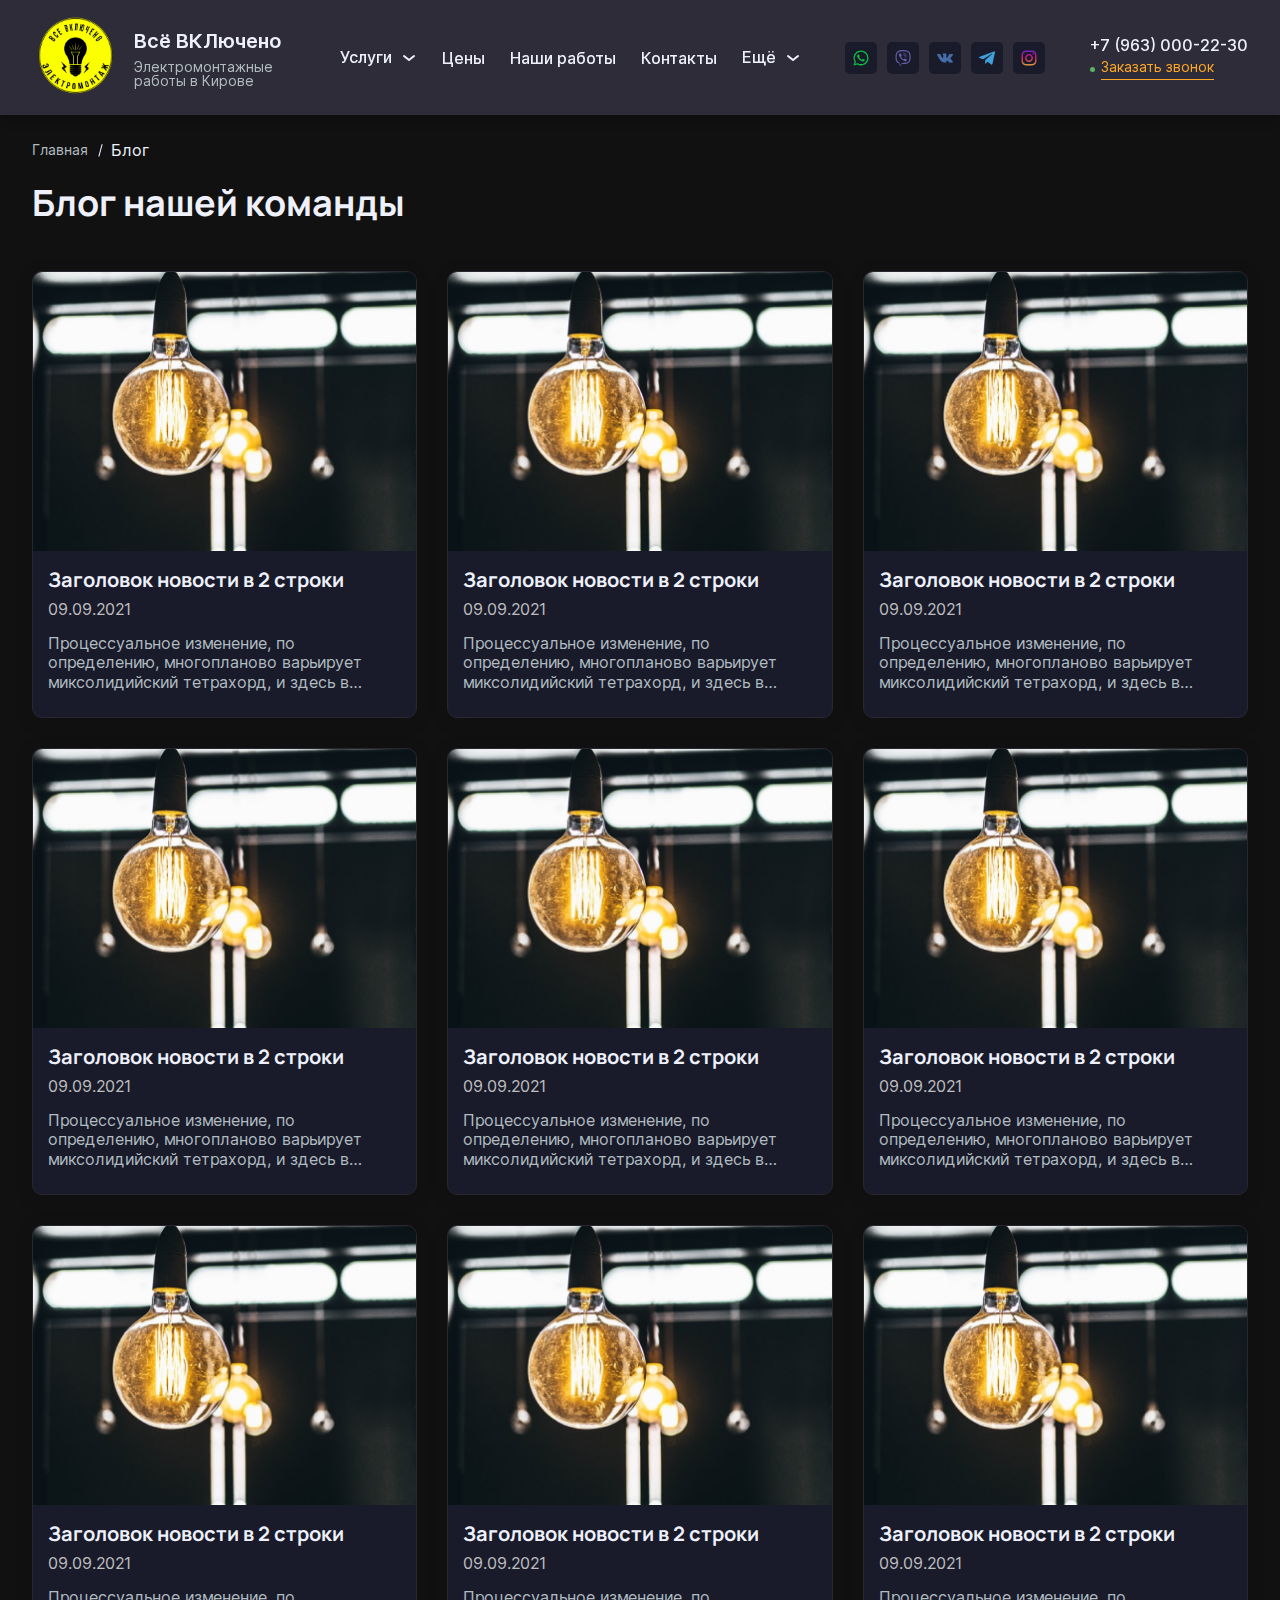
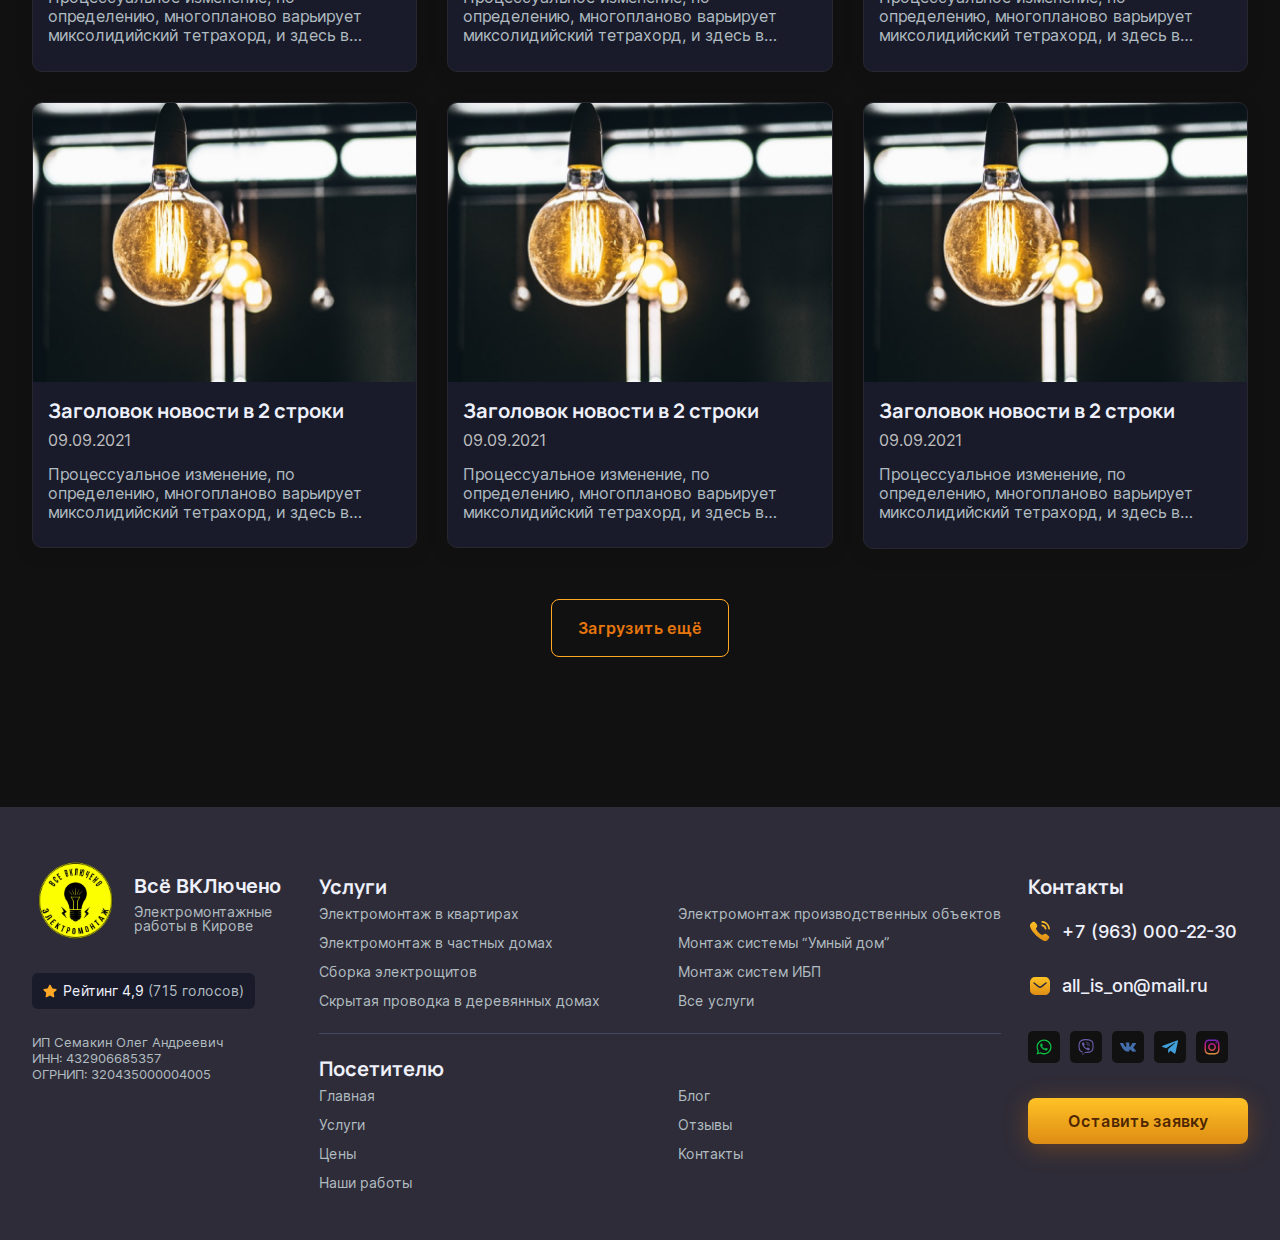
<file: blog.html>
<!doctype html>
<html lang="en">
<head>
	<meta charset="UTF-8">
	<!-- <base href="/"> -->
	<title>startHtml by Vyatka-it</title>
	<meta name="viewport" content="width=device-width, user-scalable=no, initial-scale=1.0, maximum-scale=1.0, minimum-scale=1.0">
	<meta http-equiv="X-UA-Compatible" content="ie=edge">
	<link rel="preconnect" href="https://fonts.googleapis.com">
	<link rel="preconnect" href="https://fonts.gstatic.com" crossorigin>
	<link href="https://fonts.googleapis.com/css2?family=Inter:wght@400;500;600&family=Manrope:wght@400;600;700&display=swap" rel="stylesheet">
	<link rel="icon" type="image/svg+xml" sizes="any" href="assets/images/favicon.png">
	<link rel="stylesheet" href="assets/app.min.css">
</head>
<body>
	<nav class="fix-header">
		<div class="wrap fix-header__wrap">
			<div class="fix-header__logo-container">
				<a class="fix-header__link" href="index.html">
					<picture>
						<source srcset="assets/images/header/logo-desctop.svg" media="(min-width: 768px)"  >
						<img class="fix-header__logo" src="assets/images/header/logo-mobile.svg" alt="My image" width="47" height="47">
					</picture>   
					<div class="fix-header__logo-contenst">
						<p class="fix-header__logo-title">Всё ВКЛючено</p>
						<p class="fix-header__logo-text">Электромонтажные <br> работы в Кирове</p>
					</div>					
				</a>
			</div>
			<div class="fix-header__box-button">
				<button class="fix-header__button" type="button">Меню</button>
				<div class="fix-header__menu-wrap">
					<div class="fix-header__menu-box">
						<h2 class="fix-header__title">Услуги</h2>
						<ul class="fix-header__menu-list">
							<li class="fix-header__menu-item">
								<a class="fix-header__menu-link" href="#">Электромонтаж в квартирах</a>
							</li>
							<li class="fix-header__menu-item">
								<a class="fix-header__menu-link" href="#">Электромонтаж производственных объектов</a>
							</li>
							<li class="fix-header__menu-item">
								<a class="fix-header__menu-link" href="#">Электромонтаж в частных домах</a>
							</li>
							<li class="fix-header__menu-item">
								<a class="fix-header__menu-link" href="#">Монтаж системы “Умный дом”</a>
							</li>
							<li class="fix-header__menu-item">
								<a class="fix-header__menu-link" href="#">Сборка электрощитов</a>
							</li>
							<li class="fix-header__menu-item">
								<a class="fix-header__menu-link" href="#">Монтаж систем ИБП</a>
							</li>
							<li class="fix-header__menu-item">
								<a class="fix-header__menu-link" href="#">Скрытая проводка в деревянных домах</a>
							</li>
							<li class="fix-header__menu-item">
								<a class="fix-header__menu-link" href="#">Монтаж систем ИБП</a>
							</li>
							<li class="fix-header__menu-item">
								<a class="fix-header__menu-link" href="#">Скрытая проводка в деревянных домах</a>
							</li>
							<li class="fix-header__menu-item">
								<a class="fix-header__menu-link" href="#">Скрытая проводка в деревянных домах</a>
							</li>
						</ul>
						<h2 class="fix-header__title">Посетителю</h2>
						<ul class="fix-header__menu-list">
							<li class="fix-header__menu-item">
								<a class="fix-header__menu-link" href="#">Главная</a>
							</li>
							<li class="fix-header__menu-item">
								<a class="fix-header__menu-link" href="#">Блог</a>
							</li>
							<li class="fix-header__menu-item">
								<a class="fix-header__menu-link" href="#">Услуги</a>
							</li>
							<li class="fix-header__menu-item">
								<a class="fix-header__menu-link" href="#">Отзывы</a>
							</li>
							<li class="fix-header__menu-item">
								<a class="fix-header__menu-link" href="#">Цены</a>
							</li>
							<li class="fix-header__menu-item">
								<a class="fix-header__menu-link" href="#">Контакты</a>
							</li>
							<li class="fix-header__menu-item">
								<a class="fix-header__menu-link" href="#">Наши работы</a>
							</li>
						</ul>
					</div>
				</div>
			</div>
			<ul class="fix-header__list">
				<li class="fix-header__item">
					<button class="fix-header__item-button" type="button" data-modal="request">Расчёт</button>
				</li>
				<li class="fix-header__item">
					<button class="fix-header__item-button" type="button" data-modal="measurement">Замер</button>
				</li>
				<li class="fix-header__item">
					<button class="fix-header__item-button" type="button" data-modal="consultation">Консультация</button>
				</li>
			</ul>
			<div class="fix-header__contact">
				<a class="fix-header__contact-tel" href="tel:+79630002230">+7 (963) 000-22-30</a>
				<button class="fix-header__button-call" data-modal="callback" type="button">Заказать звонок</button>
			</div>
		</div>

	</nav>
	<header class="header">	
		<div class="header__wrap wrap">
			<div class="header__logo-container">
				<a href="index.html">
					<picture>
						<source srcset="assets/images/header/logo-desctop.svg" media="(min-width: 768px)"  >
						<img class="header__logo" src="assets/images/header/logo-mobile.svg" alt="My image" width="47" height="47">
					</picture>   
					<div class="header__logo-contenst">
						<p class="header__logo-title">Всё ВКЛючено</p>
						<p class="header__logo-text">Электромонтажные <br> работы в Кирове</p>
					</div>					
				</a>
			</div>
			<div class="header__content">
				<ul class="header__list-navigation">
					<li class="header__item-navigation">
						<a class="header__item-navigation-link header__item-service" href="service.html">Услуги</a>
						<div class="header__service">
							<ul class="header__list-services"> 
								<li class="navigation__item-service"><a href="open-service.html">Электромонтаж в квартирах</a></li>
								<li class="navigation__item-service"><a href="page-service.html">Электромонтаж в частных домах</a></li>
								<li class="navigation__item-service"><a href="open-service.html">Сборка электрощитов</a></li>
								<li class="navigation__item-service"><a href="open-service.html">Скрытая проводка в деревянных домах</a></li>
								<li class="navigation__item-service"><a href="open-service.html">Скрытая проводка в деревянных домах</a></li>
								<li class="navigation__item-service"><a href="open-service.html">Скрытая проводка в деревянных домах</a></li>
								<li class="navigation__item-service"><a href="open-service.html">Электромонтаж производственных объектов</a></li>
								<li class="navigation__item-service"><a href="open-service.html">Монтаж системы “Умный дом”</a></li>
								<li class="navigation__item-service"><a href="open-service.html">Монтаж систем ИБП</a></li>
								<li class="navigation__item-service"><a href="open-service.html">Монтаж систем ИБП</a></li>
							</ul>	
						</div>
					</li>
					<li class="header__item-navigation"><a class="header__item-navigation-link" href="price.html">Цены</a></li>
					<li class="header__item-navigation"><a class="header__item-navigation-link" href="our-works.html">Наши работы</a></li>
					<li class="header__item-navigation"><a class="header__item-navigation-link" href="contact.html">Контакты</a></li>
					<li class="header__item-navigation">
						<a class="header__item-navigation-link header__item-service" href="#">Ещё</a>
						<div class="header__service">
							<ul class="header__list-services"> 
								<li class="navigation__item-service"><a href="reviews.html">Отзывы</a></li>
								<li class="navigation__item-service"><a href="blog.html">Блог</a></li>
							</ul>	
						</div>
					</li>
				</ul>
				<ul class="header__list-social">
					<li class="header__item-social">
						<a class="header__item-link whatsapp" href="">
							<svg width="32" height="32" fill="none" xmlns="http://www.w3.org/2000/svg"><rect width="32" height="32" rx="5" fill="#191B2A"/><path d="M21.334 10.69c-1.39-1.42-3.31-2.19-5.273-2.19-4.169 0-7.52 3.365-7.48 7.46 0 1.297.369 2.553.982 3.689L8.5 23.5l3.965-1.014a7.345 7.345 0 0 0 3.555.892c4.128 0 7.48-3.364 7.48-7.46a7.327 7.327 0 0 0-2.166-5.229ZM16.06 22.121c-1.103 0-2.207-.284-3.147-.852l-.245-.121-2.37.608.612-2.311-.163-.243c-1.798-2.879-.94-6.69 2.003-8.473 2.943-1.784 6.743-.933 8.542 1.986 1.798 2.92.94 6.69-2.003 8.473a5.995 5.995 0 0 1-3.229.933Zm3.597-4.5-.45-.203s-.653-.284-1.062-.487c-.041 0-.082-.04-.123-.04a.593.593 0 0 0-.286.081s-.04.04-.613.69a.225.225 0 0 1-.204.12h-.041a.311.311 0 0 1-.164-.08l-.204-.081c-.45-.203-.858-.446-1.185-.77-.082-.082-.205-.163-.287-.244-.286-.284-.572-.608-.776-.973l-.04-.08c-.042-.041-.042-.082-.083-.163 0-.081 0-.162.041-.203 0 0 .164-.203.286-.324.082-.081.123-.203.205-.284.081-.121.122-.284.081-.405-.04-.203-.53-1.298-.653-1.54a.473.473 0 0 0-.287-.204h-.449c-.082 0-.164.041-.246.041l-.04.04c-.082.041-.164.122-.246.163-.081.08-.122.162-.204.243-.286.365-.45.81-.45 1.257 0 .324.082.648.205.932l.04.122c.369.77.859 1.46 1.513 2.067l.164.162c.122.122.245.203.326.325a7.324 7.324 0 0 0 2.943 1.54c.123.04.286.04.409.081h.409c.204 0 .45-.08.613-.162.122-.08.204-.08.286-.162l.082-.081c.081-.081.163-.122.245-.203a1.05 1.05 0 0 0 .204-.243c.082-.162.123-.365.164-.567v-.284s-.041-.04-.123-.081Z" fill="#0DC143"/></svg>
						</a>
					</li>
					<li class="header__item-social">
						<a class="header__item-link viber" href="">
							<svg width="32" height="32" fill="none" xmlns="http://www.w3.org/2000/svg"><rect width="32" height="32" rx="5" fill="#191B2A"/><path d="M21.967 9.561c-.397-.365-2.004-1.533-5.586-1.55 0 0-4.223-.255-6.28 1.633-1.147 1.146-1.55 2.82-1.592 4.901-.042 2.078-.096 5.974 3.66 7.03h.002l-.003 1.61s-.022.653.407.785c.518.16.825-.337 1.322-.871.272-.295.646-.724.931-1.053 2.568.214 4.543-.279 4.767-.352.518-.17 3.454-.545 3.93-4.44.494-4.008-.24-6.547-1.558-7.693Zm.435 7.41c-.403 3.253-2.782 3.458-3.22 3.599-.186.06-1.92.493-4.104.349 0 0-1.626 1.962-2.132 2.471-.08.08-.173.112-.234.096-.086-.022-.112-.125-.109-.275 0-.218.013-2.68.013-2.68-.003 0-.003 0 0 0-3.179-.88-2.993-4.196-2.958-5.931.036-1.735.362-3.16 1.332-4.117 1.738-1.575 5.327-1.341 5.327-1.341 3.028.012 4.478.925 4.814 1.229 1.117.96 1.687 3.25 1.271 6.6Z" fill="#675DA9"/><path d="M17.857 14.66a.203.203 0 0 1-.202-.192c-.035-.688-.359-1.024-1.018-1.06a.204.204 0 0 1 .022-.406c.871.048 1.358.548 1.402 1.444a.2.2 0 0 1-.192.211c-.006.004-.01.004-.012.004Z" fill="#675DA9"/><path d="M18.894 15.006h-.003a.204.204 0 0 1-.199-.208c.016-.691-.182-1.251-.605-1.712-.42-.461-.999-.711-1.764-.766a.201.201 0 0 1-.186-.217.201.201 0 0 1 .218-.186c.864.064 1.546.365 2.033.896.49.535.727 1.204.71 1.995a.205.205 0 0 1-.204.198Z" fill="#675DA9"/><path d="M19.956 15.422a.2.2 0 0 1-.201-.201c-.01-1.24-.365-2.184-1.089-2.891-.713-.698-1.62-1.053-2.685-1.063a.204.204 0 0 1 0-.406c1.175.01 2.173.403 2.964 1.178.794.774 1.2 1.844 1.213 3.175a.2.2 0 0 1-.202.208c.004 0 .004 0 0 0Zm-3.271 1.745s.285.026.439-.163l.297-.375c.144-.186.493-.304.832-.115.19.106.532.317.743.474.227.166.688.55.692.553.22.186.272.458.121.75v.006a3.124 3.124 0 0 1-.62.765c-.004 0-.004.003-.007.003-.215.18-.426.282-.63.304-.026.007-.055.007-.094.007a.872.872 0 0 1-.268-.042l-.007-.01c-.32-.09-.852-.313-1.735-.803a10.31 10.31 0 0 1-1.46-.963 7.479 7.479 0 0 1-.678-.605l-.023-.023-.022-.022-.023-.023a8.04 8.04 0 0 1-.582-.656 10.128 10.128 0 0 1-.964-1.46c-.49-.886-.714-1.418-.803-1.735l-.01-.006a.87.87 0 0 1-.041-.269c0-.039 0-.067.006-.093.025-.208.128-.416.304-.63 0-.004.003-.004.003-.007.237-.262.493-.467.765-.62h.007c.288-.151.56-.1.749.12 0 0 .387.465.554.692.156.215.368.554.473.743.19.34.07.688-.115.832l-.374.298c-.19.154-.164.438-.164.438s.554 2.107 2.635 2.635Z" fill="#675DA9"/></svg>
						</a>
					</li>
					<li class=" header__item-social">
						<a class="header__item-link vk" href="">
							<svg width="32" height="32" fill="none" xmlns="http://www.w3.org/2000/svg"><rect width="32" height="32" rx="5" fill="#191B2A"/><path d="M23.915 19.757a1.08 1.08 0 0 0-.054-.104c-.278-.501-.808-1.116-1.591-1.844l-.017-.017-.008-.008-.008-.009h-.009a9.828 9.828 0 0 1-.675-.684c-.172-.222-.21-.448-.116-.676.066-.172.316-.536.75-1.093.227-.294.408-.53.54-.709.962-1.28 1.378-2.097 1.25-2.453l-.05-.083c-.032-.05-.119-.096-.257-.138a1.31 1.31 0 0 0-.534-.02l-2.399.016a.31.31 0 0 0-.166.004l-.109.025-.041.021-.034.025a.37.37 0 0 0-.091.088.573.573 0 0 0-.083.146 13.638 13.638 0 0 1-.892 1.877 17.82 17.82 0 0 1-.566.897c-.172.253-.317.44-.433.56a3.122 3.122 0 0 1-.317.287c-.095.072-.167.103-.217.092a6.325 6.325 0 0 1-.141-.034.554.554 0 0 1-.188-.204.916.916 0 0 1-.096-.325 3.586 3.586 0 0 1-.029-.338 7.09 7.09 0 0 1 .005-.401c.005-.172.008-.29.008-.35 0-.212.004-.441.012-.689l.021-.588c.006-.145.008-.298.008-.459 0-.161-.01-.288-.029-.38a1.305 1.305 0 0 0-.087-.267.448.448 0 0 0-.17-.2.96.96 0 0 0-.28-.112 5.535 5.535 0 0 0-1.124-.109c-1.034-.01-1.697.056-1.992.2a1.122 1.122 0 0 0-.316.25c-.1.123-.114.19-.042.2.333.05.57.17.708.36l.05.1c.04.072.078.2.117.384.039.183.064.386.075.609a6.44 6.44 0 0 1 0 1.043c-.028.289-.054.514-.08.675a1.354 1.354 0 0 1-.212.576.145.145 0 0 1-.041.042.624.624 0 0 1-.225.042c-.078 0-.172-.04-.284-.117a2.003 2.003 0 0 1-.345-.322 4.294 4.294 0 0 1-.404-.571 9.962 9.962 0 0 1-.467-.868l-.133-.242a20.84 20.84 0 0 1-.341-.68 13.122 13.122 0 0 1-.384-.863.55.55 0 0 0-.2-.267l-.041-.025a.878.878 0 0 0-.325-.125l-2.283.016c-.233 0-.391.053-.475.159l-.033.05A.27.27 0 0 0 8 12.26c0 .061.017.136.05.226.333.784.696 1.54 1.087 2.269.392.728.732 1.315 1.02 1.76.29.445.584.865.884 1.26.3.395.498.648.595.76.097.11.174.194.23.25l.208.2c.133.133.329.293.587.48.258.186.544.37.858.55.314.181.679.328 1.095.442.417.115.822.16 1.217.138h.958c.194-.017.341-.078.441-.183l.033-.042a.554.554 0 0 0 .063-.154.832.832 0 0 0 .029-.23 2.75 2.75 0 0 1 .054-.646 1.71 1.71 0 0 1 .142-.434 1.066 1.066 0 0 1 .32-.367.543.543 0 0 1 .067-.03c.133-.044.29 0 .471.13.18.13.35.292.508.484.159.192.349.407.57.646.223.24.417.418.584.535l.166.1c.112.067.256.128.434.183.177.056.333.07.466.042l2.133-.033c.21 0 .375-.035.491-.105.117-.07.186-.146.209-.23a.646.646 0 0 0 .004-.283 1.06 1.06 0 0 0-.059-.221Z" fill="#436EAB"/></svg>
						</a>
					</li>
					<li class="header__item-social">
						<a class="header__item-link telegram" href="">
							<svg width="32" height="32" fill="none" xmlns="http://www.w3.org/2000/svg"><rect width="32" height="32" rx="5" fill="#191B2A"/><g clip-path="url(#a)"><path d="m14.278 18.12-.265 3.723c.379 0 .543-.162.74-.358l1.775-1.696 3.678 2.694c.675.376 1.15.178 1.332-.621l2.415-11.315c.215-.998-.36-1.388-1.017-1.143L8.743 14.838c-.97.376-.954.916-.165 1.16l3.629 1.13 8.428-5.275c.397-.262.757-.117.46.146l-6.817 6.122Z" fill="#419FD9"/></g><defs><clipPath id="a"><path fill="#fff" transform="translate(8 8)" d="M0 0h16v16H0z"/></clipPath></defs></svg>
						</a>
					</li>
					<li class="header__item-social">
						<a class="header__item-link insagram" href="">
							<svg width="32" height="32" viewBox="0 0 32 32" fill="none" xmlns="http://www.w3.org/2000/svg">
								<rect width="32" height="32" rx="5" fill="#191B2A"/>
								<path d="M19.0314 8.5H12.9686C10.5046 8.5 8.5 10.5046 8.5 12.9686V19.0314C8.5 21.4954 10.5046 23.5 12.9686 23.5H19.0314C21.4954 23.5 23.5 21.4954 23.5 19.0314V12.9686C23.5 10.5046 21.4954 8.5 19.0314 8.5ZM21.991 19.0314C21.991 20.6659 20.6659 21.991 19.0314 21.991H12.9686C11.3341 21.991 10.009 20.6659 10.009 19.0314V12.9686C10.009 11.334 11.3341 10.009 12.9686 10.009H19.0314C20.6659 10.009 21.991 11.334 21.991 12.9686V19.0314Z" fill="url(#paint0_linear_499:6110)"/>
								<path d="M16 12C13.7944 12 12 13.7944 12 16C12 18.2056 13.7944 20 16 20C18.2056 20 20 18.2056 20 16C20 13.7944 18.2056 12 16 12ZM16 18.4442C14.6501 18.4442 13.5559 17.3499 13.5559 16C13.5559 14.6501 14.6502 13.5559 16 13.5559C17.3499 13.5559 18.4441 14.6501 18.4441 16C18.4441 17.3499 17.3498 18.4442 16 18.4442Z" fill="url(#paint1_linear_499:6110)"/>
								<path d="M20.25 12.5C20.6642 12.5 21 12.1642 21 11.75C21 11.3358 20.6642 11 20.25 11C19.8358 11 19.5 11.3358 19.5 11.75C19.5 12.1642 19.8358 12.5 20.25 12.5Z" fill="url(#paint2_linear_499:6110)"/>
								<defs>
								<linearGradient id="paint0_linear_499:6110" x1="16" y1="23.4563" x2="16" y2="8.61651" gradientUnits="userSpaceOnUse">
								<stop stop-color="#E09B3D"/>
								<stop offset="0.3" stop-color="#C74C4D"/>
								<stop offset="0.6" stop-color="#C21975"/>
								<stop offset="1" stop-color="#7024C4"/>
								</linearGradient>
								<linearGradient id="paint1_linear_499:6110" x1="16" y1="23.6879" x2="16" y2="8.38723" gradientUnits="userSpaceOnUse">
								<stop stop-color="#E09B3D"/>
								<stop offset="0.3" stop-color="#C74C4D"/>
								<stop offset="0.6" stop-color="#C21975"/>
								<stop offset="1" stop-color="#7024C4"/>
								</linearGradient>
								<linearGradient id="paint2_linear_499:6110" x1="20.25" y1="20.8721" x2="20.25" y2="8.89956" gradientUnits="userSpaceOnUse">
								<stop stop-color="#E09B3D"/>
								<stop offset="0.3" stop-color="#C74C4D"/>
								<stop offset="0.6" stop-color="#C21975"/>
								<stop offset="1" stop-color="#7024C4"/>
								</linearGradient>
								</defs>
								</svg>
								
						</a>
					</li>
				</ul>
				<div class="header__contact">
					<a class="header__contact-tel" href="tel:+79630002230">+7 (963) 000-22-30</a>
					<button class="header__button-call" data-modal="callback" type="button">Заказать звонок</button>
				</div>
			</div>
			<a class="header__tel-mobile" href="tel:"></a>
			<button class="header__button-nav" type="button"></button>
			<div class="header__nav-mobile">
				<h2 class="header__nav-title">Меню</h2>
				<ul class="header__list-mobile">
					<li class="header__item-mobile header__item-mobile-servise">
						<div class="header__item-mobile-box">
							<a href="service.html">Услуги</a><span class="open-nav"></span>
						</div>
							<ul class="header__nav-list">
								<li class="header__nav-item"><a href="open-service.html">Электромонтаж в квартирах</a></li>
								<li class="header__nav-item"><a href="page-service.html">Электромонтаж в квартирах</a></li>
								<li class="header__nav-item"><a href="open-service.html">Электромонтаж в квартирах</a></li>
								<li class="header__nav-item"><a href="page-service.html">Электромонтаж в квартирах</a></li>
								<li class="header__nav-item"><a href="open-service.html">Электромонтаж в квартирах</a></li>
							</ul>
					</li>
					<li class="header__item-mobile"><a href="price.html">Цены</a></li>
					<li class="header__item-mobile"><a href="our-works.html">Наши работы</a></li>
					<li class="header__item-mobile"><a href="contact.html">Контакты</a></li>
					<li class="header__item-mobile"><a href="blog.html">Блог команды</a></li>
					<li class="header__item-mobile"><a href="reviews.html">Отзывы</a></li>
				</ul>
				<ul class="header__list-social-mobile">
					<li class="header__item-social-mobile">
						<a class="whatsapp" href="#">
							<svg width="32" height="32" viewBox="0 0 32 32" fill="none" xmlns="http://www.w3.org/2000/svg">
								<rect width="32" height="32" rx="5" fill="#111111"/>
								<path d="M21.3338 10.6892C19.9441 9.27027 18.0232 8.5 16.0613 8.5C11.8924 8.5 8.54087 11.8649 8.58174 15.9595C8.58174 17.2568 8.94959 18.5135 9.56267 19.6486L8.5 23.5L12.4646 22.4865C13.5681 23.0946 14.7943 23.3784 16.0204 23.3784C20.1485 23.3784 23.5 20.0135 23.5 15.9189C23.5 13.9324 22.7234 12.0676 21.3338 10.6892ZM16.0613 22.1216C14.9578 22.1216 13.8542 21.8378 12.9142 21.2703L12.6689 21.1486L10.2984 21.7568L10.9114 19.4459L10.748 19.2027C8.94959 16.3243 9.8079 12.5135 12.7507 10.7297C15.6935 8.94595 19.4945 9.7973 21.2929 12.7162C23.0913 15.6351 22.233 19.4054 19.2902 21.1892C18.3501 21.7973 17.2057 22.1216 16.0613 22.1216ZM19.658 17.6216L19.2084 17.4189C19.2084 17.4189 18.5545 17.1351 18.1458 16.9324C18.1049 16.9324 18.064 16.8919 18.0232 16.8919C17.9005 16.8919 17.8188 16.9324 17.7371 16.973C17.7371 16.973 17.6962 17.0135 17.124 17.6622C17.0831 17.7432 17.0014 17.7838 16.9196 17.7838H16.8787C16.8379 17.7838 16.7561 17.7432 16.7153 17.7027L16.5109 17.6216C16.0613 17.4189 15.6526 17.1757 15.3256 16.8514C15.2439 16.7703 15.1213 16.6892 15.0395 16.6081C14.7534 16.3243 14.4673 16 14.2629 15.6351L14.2221 15.5541C14.1812 15.5135 14.1812 15.473 14.1403 15.3919C14.1403 15.3108 14.1403 15.2297 14.1812 15.1892C14.1812 15.1892 14.3447 14.9865 14.4673 14.8649C14.549 14.7838 14.5899 14.6622 14.6717 14.5811C14.7534 14.4595 14.7943 14.2973 14.7534 14.1757C14.7125 13.973 14.2221 12.8784 14.0995 12.6351C14.0177 12.5135 13.936 12.473 13.8134 12.4324H13.6907C13.609 12.4324 13.4864 12.4324 13.3638 12.4324C13.282 12.4324 13.2003 12.473 13.1185 12.473L13.0777 12.5135C12.9959 12.5541 12.9142 12.6351 12.8324 12.6757C12.7507 12.7568 12.7098 12.8378 12.6281 12.9189C12.342 13.2838 12.1785 13.7297 12.1785 14.1757C12.1785 14.5 12.2602 14.8243 12.3828 15.1081L12.4237 15.2297C12.7916 16 13.282 16.6892 13.936 17.2973L14.0995 17.4595C14.2221 17.5811 14.3447 17.6622 14.4264 17.7838C15.2847 18.5135 16.2657 19.0405 17.3692 19.3243C17.4918 19.3649 17.6553 19.3649 17.7779 19.4054C17.9005 19.4054 18.064 19.4054 18.1866 19.4054C18.391 19.4054 18.6362 19.3243 18.7997 19.2432C18.9223 19.1622 19.0041 19.1622 19.0858 19.0811L19.1676 19C19.2493 18.9189 19.3311 18.8784 19.4128 18.7973C19.4946 18.7162 19.5763 18.6351 19.6172 18.5541C19.6989 18.3919 19.7398 18.1892 19.7807 17.9865C19.7807 17.9054 19.7807 17.7838 19.7807 17.7027C19.7807 17.7027 19.7398 17.6622 19.658 17.6216Z" fill="#0DC143"/>
							</svg>	
						</a>
					</li>
					<li class="header__item-social-mobile">
						<a class="viber" href="#">
							<svg width="32" height="32" viewBox="0 0 32 32" fill="none" xmlns="http://www.w3.org/2000/svg">
								<rect width="32" height="32" rx="5" fill="#111111"/>
								<path d="M21.9668 9.56102C21.5699 9.19609 19.9629 8.02766 16.3808 8.01166C16.3808 8.01166 12.1585 7.75556 10.1001 9.64425C8.95408 10.7903 8.55073 12.4645 8.50912 14.5452C8.4675 16.6228 8.41308 20.5186 12.1681 21.575H12.1713L12.1681 23.1852C12.1681 23.1852 12.1456 23.8382 12.5746 23.9695C13.0932 24.1295 13.4005 23.6334 13.8967 23.0988C14.1688 22.8043 14.5433 22.3753 14.8282 22.0456C17.3956 22.2601 19.3707 21.7671 19.5948 21.6935C20.1134 21.5238 23.0488 21.1493 23.5258 17.2534C24.0188 13.2456 23.2857 10.707 21.9668 9.56102ZM22.4022 16.9717C21.9988 20.2241 19.6204 20.429 19.1818 20.5698C18.9962 20.6307 17.2611 21.0628 15.0779 20.9188C15.0779 20.9188 13.4517 22.8811 12.9459 23.3901C12.8659 23.4701 12.7731 23.5021 12.7123 23.4861C12.6258 23.4637 12.6002 23.3613 12.6034 23.2108C12.6034 22.9931 12.6162 20.5314 12.6162 20.5314C12.613 20.5314 12.613 20.5314 12.6162 20.5314C9.43746 19.6511 9.62312 16.3347 9.65834 14.5997C9.69355 12.8646 10.0201 11.4401 10.99 10.483C12.7283 8.90798 16.3168 9.14167 16.3168 9.14167C19.3451 9.15447 20.7952 10.0668 21.1313 10.3709C22.2485 11.3313 22.8183 13.6201 22.4022 16.9717Z" fill="#675DA9"/>
								<path d="M17.8565 14.6605C17.7509 14.6605 17.6613 14.5773 17.6549 14.4684C17.6197 13.7802 17.2963 13.444 16.6369 13.4088C16.5249 13.4024 16.4384 13.3064 16.4448 13.1944C16.4512 13.0823 16.5473 12.9959 16.6593 13.0023C17.53 13.0503 18.0166 13.5497 18.0614 14.446C18.0678 14.5581 17.9814 14.6541 17.8694 14.6573C17.863 14.6605 17.8597 14.6605 17.8565 14.6605Z" fill="#675DA9"/>
								<path d="M18.8937 15.0063H18.8905C18.7785 15.0031 18.6888 14.9103 18.692 14.7982C18.708 14.1068 18.5096 13.5466 18.087 13.0856C17.6677 12.6246 17.0883 12.3749 16.3232 12.3205C16.2111 12.3109 16.1279 12.2149 16.1375 12.1028C16.1471 11.9908 16.2431 11.9076 16.3552 11.9172C17.2195 11.9812 17.9014 12.2821 18.3879 12.8135C18.8777 13.3481 19.1146 14.0171 19.0986 14.8078C19.0954 14.9199 19.0026 15.0063 18.8937 15.0063Z" fill="#675DA9"/>
								<path d="M19.9565 15.4223C19.8445 15.4223 19.7548 15.3327 19.7548 15.2207C19.7452 13.9818 19.3899 13.0375 18.6664 12.33C17.9526 11.6322 17.0466 11.2768 15.9806 11.2672C15.8686 11.2672 15.779 11.1744 15.779 11.0624C15.779 10.9503 15.8718 10.8607 15.9806 10.8607C17.1555 10.8703 18.1542 11.264 18.9449 12.0387C19.7388 12.8134 20.1454 13.8826 20.1582 15.2143C20.1614 15.3295 20.0717 15.4223 19.9565 15.4223C19.9597 15.4223 19.9597 15.4223 19.9565 15.4223Z" fill="#675DA9"/>
								<path d="M16.6849 17.167C16.6849 17.167 16.9698 17.1926 17.1235 17.0037L17.4212 16.6292C17.5652 16.4435 17.9142 16.3251 18.2535 16.5139C18.4424 16.6196 18.7849 16.8308 18.9962 16.9877C19.2234 17.1542 19.6844 17.5383 19.6876 17.5415C19.9085 17.7272 19.9597 17.9993 19.8093 18.2906C19.8093 18.2906 19.8093 18.2938 19.8093 18.297C19.6556 18.5691 19.4475 18.8252 19.1882 19.0621C19.185 19.0621 19.185 19.0653 19.1818 19.0653C18.9673 19.2445 18.7561 19.347 18.5512 19.3694C18.5256 19.3758 18.4968 19.3758 18.4584 19.3758C18.3687 19.3758 18.2791 19.363 18.1895 19.3342L18.1831 19.3246C17.8629 19.2349 17.3315 19.0108 16.448 18.5211C15.8718 18.2041 15.3948 17.8808 14.9883 17.5575C14.7738 17.3878 14.5561 17.199 14.332 16.9749C14.3256 16.9685 14.316 16.9589 14.3096 16.9525C14.3032 16.9461 14.2936 16.9365 14.2872 16.9301C14.2808 16.9237 14.2712 16.9141 14.2648 16.9077C14.2584 16.9013 14.2488 16.8917 14.2424 16.8853C14.0215 16.6612 13.8295 16.4435 13.6598 16.229C13.3365 15.8257 13.0132 15.3455 12.6962 14.7693C12.2065 13.8826 11.9824 13.3512 11.8928 13.0343L11.8832 13.0279C11.8543 12.9382 11.8415 12.8486 11.8415 12.759C11.8415 12.7205 11.8415 12.6917 11.8479 12.6661C11.8735 12.458 11.976 12.25 12.1521 12.0355C12.1521 12.0323 12.1553 12.0323 12.1553 12.0291C12.3921 11.7666 12.6482 11.5617 12.9203 11.4081C12.9203 11.4081 12.9235 11.4081 12.9267 11.4081C13.2148 11.2576 13.4869 11.3088 13.6758 11.5297C13.6758 11.5297 14.0631 11.9939 14.2296 12.2212C14.3865 12.4356 14.5977 12.775 14.7034 12.9638C14.8923 13.3032 14.7738 13.6521 14.5881 13.7961L14.2136 14.0938C14.0247 14.2475 14.0503 14.5324 14.0503 14.5324C14.0503 14.5324 14.6041 16.6388 16.6849 17.167Z" fill="#675DA9"/>
							</svg>	
						</a>
					</li>
					<li class="header__item-social-mobile">
						<a class="vk" href="#">
							<svg width="32" height="32" viewBox="0 0 32 32" fill="none" xmlns="http://www.w3.org/2000/svg">
								<rect width="32" height="32" rx="5" fill="#111111"/>
								<path d="M23.9151 19.757C23.8958 19.7152 23.8777 19.6805 23.8609 19.6527C23.5833 19.152 23.0528 18.5373 22.2698 17.8087L22.2533 17.792L22.245 17.7838L22.2366 17.7754H22.2282C21.8728 17.4361 21.6478 17.208 21.5535 17.0911C21.3811 16.8686 21.3424 16.6434 21.4367 16.4152C21.5033 16.2428 21.7534 15.8787 22.1864 15.3224C22.4142 15.0275 22.5946 14.7912 22.7279 14.6132C23.6887 13.3338 24.1053 12.5163 23.9775 12.1602L23.9279 12.077C23.8945 12.0269 23.8084 11.9811 23.6698 11.9393C23.5308 11.8976 23.3531 11.8907 23.1364 11.9185L20.7373 11.9351C20.6985 11.9213 20.643 11.9226 20.5707 11.9393C20.4984 11.956 20.4623 11.9644 20.4623 11.9644L20.4206 11.9853L20.3874 12.0104C20.3596 12.027 20.3291 12.0562 20.2957 12.098C20.2626 12.1395 20.2348 12.1883 20.2126 12.244C19.9514 12.917 19.6545 13.5427 19.3212 14.1212C19.1157 14.4661 18.9269 14.765 18.7546 15.0181C18.5825 15.2712 18.4381 15.4576 18.3215 15.5771C18.2048 15.6967 18.0995 15.7925 18.0049 15.8649C17.9104 15.9373 17.8383 15.9679 17.7884 15.9567C17.7384 15.9455 17.6913 15.9344 17.6466 15.9233C17.5689 15.8732 17.5064 15.8051 17.4593 15.7189C17.412 15.6327 17.3801 15.5242 17.3635 15.3935C17.3469 15.2627 17.3371 15.1501 17.3343 15.0555C17.3317 14.9611 17.3329 14.8274 17.3385 14.655C17.3443 14.4825 17.3469 14.3658 17.3469 14.3046C17.3469 14.0932 17.351 13.8638 17.3593 13.6162C17.3677 13.3687 17.3745 13.1726 17.3802 13.0281C17.3858 12.8835 17.3884 12.7305 17.3884 12.5692C17.3884 12.4079 17.3786 12.2814 17.3593 12.1895C17.3401 12.0978 17.3107 12.0088 17.272 11.9225C17.2331 11.8363 17.1761 11.7696 17.1012 11.7223C17.0263 11.675 16.9331 11.6375 16.8222 11.6096C16.5278 11.5429 16.153 11.5068 15.6975 11.5012C14.6645 11.4901 14.0008 11.5569 13.7065 11.7015C13.5899 11.7626 13.4843 11.8461 13.39 11.9517C13.29 12.0741 13.276 12.1409 13.3482 12.1519C13.6815 12.2019 13.9174 12.3215 14.0563 12.5106L14.1063 12.6109C14.1452 12.6831 14.1841 12.8111 14.223 12.9947C14.2618 13.1782 14.2869 13.3812 14.2979 13.6036C14.3256 14.0097 14.3256 14.3573 14.2979 14.6465C14.2701 14.9358 14.2438 15.1611 14.2188 15.3224C14.1937 15.4837 14.1563 15.6144 14.1063 15.7145C14.0563 15.8146 14.023 15.8758 14.0063 15.898C13.9896 15.9202 13.9757 15.9342 13.9647 15.9397C13.8925 15.9674 13.8174 15.9815 13.7397 15.9815C13.6619 15.9815 13.5676 15.9426 13.4565 15.8646C13.3455 15.7867 13.2303 15.6797 13.1108 15.5434C12.9914 15.4071 12.8567 15.2166 12.7067 14.9719C12.5568 14.7272 12.4013 14.4379 12.2403 14.1042L12.107 13.8622C12.0237 13.7065 11.9099 13.4798 11.7655 13.1823C11.621 12.8846 11.4933 12.5967 11.3823 12.3186C11.3379 12.2018 11.2712 12.1129 11.1824 12.0517L11.1407 12.0266C11.113 12.0044 11.0685 11.9808 11.0074 11.9556C10.9463 11.9305 10.8825 11.9125 10.8158 11.9015L8.53326 11.9181C8.30001 11.9181 8.14175 11.971 8.05841 12.0767L8.02506 12.1267C8.0084 12.1545 8 12.199 8 12.2602C8 12.3214 8.01666 12.3965 8.05001 12.4855C8.38322 13.2698 8.74558 14.0262 9.13709 14.7549C9.5286 15.4835 9.86882 16.0705 10.1575 16.5152C10.4463 16.9603 10.7407 17.3803 11.0406 17.7751C11.3405 18.17 11.539 18.4231 11.6362 18.5343C11.7334 18.6457 11.8098 18.729 11.8653 18.7846L12.0736 18.9848C12.2069 19.1184 12.4026 19.2783 12.6609 19.4646C12.9192 19.651 13.2052 19.8345 13.519 20.0154C13.8328 20.1961 14.1979 20.3435 14.6145 20.4575C15.031 20.5716 15.4364 20.6174 15.8307 20.5953H16.7887C16.983 20.5785 17.1302 20.5173 17.2303 20.4117L17.2634 20.3698C17.2857 20.3366 17.3066 20.2851 17.3259 20.2157C17.3453 20.1461 17.355 20.0695 17.355 19.9862C17.3493 19.7471 17.3675 19.5316 17.4091 19.3397C17.4506 19.1479 17.4979 19.0032 17.5508 18.9058C17.6037 18.8085 17.6634 18.7264 17.7299 18.6598C17.7965 18.5931 17.8439 18.5527 17.8717 18.5388C17.8994 18.5248 17.9215 18.5153 17.9382 18.5096C18.0714 18.4651 18.2283 18.5082 18.409 18.639C18.5895 18.7698 18.7588 18.9312 18.9172 19.123C19.0755 19.315 19.2657 19.5304 19.4878 19.7695C19.71 20.0087 19.9043 20.1866 20.0709 20.3035L20.2374 20.4037C20.3487 20.4705 20.4931 20.5317 20.6708 20.5873C20.8482 20.6428 21.0037 20.6568 21.1372 20.629L23.2697 20.5957C23.4807 20.5957 23.6448 20.5607 23.7612 20.4913C23.8779 20.4217 23.9472 20.3451 23.9695 20.2618C23.9918 20.1784 23.993 20.0838 23.9737 19.978C23.954 19.8725 23.9345 19.7987 23.9151 19.757Z" fill="#436EAB"/>
							</svg>
						</a>
					</li>
					<li class="header__item-social-mobile">
						<a class="telegram" href="#">
							<svg width="32" height="32" viewBox="0 0 32 32" fill="none" xmlns="http://www.w3.org/2000/svg">
								<rect width="32" height="32" rx="5" fill="#111111"/>
								<g clip-path="url(#clip0_440:7979)">
								<path d="M14.2781 18.1206L14.0135 21.8433C14.3921 21.8433 14.5561 21.6806 14.7528 21.4853L16.5281 19.7886L20.2068 22.4826C20.8815 22.8586 21.3568 22.6606 21.5388 21.8619L23.9535 10.5473L23.9541 10.5466C24.1681 9.54928 23.5935 9.15928 22.9361 9.40394L8.74279 14.8379C7.77412 15.2139 7.78879 15.7539 8.57812 15.9986L12.2068 17.1273L20.6355 11.8533C21.0321 11.5906 21.3928 11.7359 21.0961 11.9986L14.2781 18.1206Z" fill="#419FD9"/>
								</g>
								<defs>
								<clipPath id="clip0_440:7979">
								<rect width="16" height="16" fill="white" transform="translate(8 8)"/>
								</clipPath>
								</defs>
							</svg>
						</a>
					</li>
					<li class="header__item-social-mobile">
						<a class="insagram" href="#">
							<svg width="32" height="32" viewBox="0 0 32 32" fill="none" xmlns="http://www.w3.org/2000/svg">
								<rect width="32" height="32" rx="5" fill="#111111"/>
								<path d="M19.0314 8.5H12.9686C10.5046 8.5 8.5 10.5046 8.5 12.9686V19.0314C8.5 21.4954 10.5046 23.5 12.9686 23.5H19.0314C21.4954 23.5 23.5 21.4954 23.5 19.0314V12.9686C23.5 10.5046 21.4954 8.5 19.0314 8.5ZM21.991 19.0314C21.991 20.6659 20.6659 21.991 19.0314 21.991H12.9686C11.3341 21.991 10.009 20.6659 10.009 19.0314V12.9686C10.009 11.334 11.3341 10.009 12.9686 10.009H19.0314C20.6659 10.009 21.991 11.334 21.991 12.9686V19.0314Z" fill="url(#paint0_linear_440:7982)"/>
								<path d="M16 12C13.7944 12 12 13.7944 12 16C12 18.2056 13.7944 20 16 20C18.2056 20 20 18.2056 20 16C20 13.7944 18.2056 12 16 12ZM16 18.4442C14.6501 18.4442 13.5559 17.3499 13.5559 16C13.5559 14.6501 14.6502 13.5559 16 13.5559C17.3499 13.5559 18.4441 14.6501 18.4441 16C18.4441 17.3499 17.3498 18.4442 16 18.4442Z" fill="url(#paint1_linear_440:7982)"/>
								<path d="M20.25 12.5C20.6642 12.5 21 12.1642 21 11.75C21 11.3358 20.6642 11 20.25 11C19.8358 11 19.5 11.3358 19.5 11.75C19.5 12.1642 19.8358 12.5 20.25 12.5Z" fill="url(#paint2_linear_440:7982)"/>
								<defs>
								<linearGradient id="paint0_linear_440:7982" x1="16" y1="23.4563" x2="16" y2="8.61651" gradientUnits="userSpaceOnUse">
								<stop stop-color="#E09B3D"/>
								<stop offset="0.3" stop-color="#C74C4D"/>
								<stop offset="0.6" stop-color="#C21975"/>
								<stop offset="1" stop-color="#7024C4"/>
								</linearGradient>
								<linearGradient id="paint1_linear_440:7982" x1="16" y1="23.6879" x2="16" y2="8.38723" gradientUnits="userSpaceOnUse">
								<stop stop-color="#E09B3D"/>
								<stop offset="0.3" stop-color="#C74C4D"/>
								<stop offset="0.6" stop-color="#C21975"/>
								<stop offset="1" stop-color="#7024C4"/>
								</linearGradient>
								<linearGradient id="paint2_linear_440:7982" x1="20.25" y1="20.8721" x2="20.25" y2="8.89956" gradientUnits="userSpaceOnUse">
								<stop stop-color="#E09B3D"/>
								<stop offset="0.3" stop-color="#C74C4D"/>
								<stop offset="0.6" stop-color="#C21975"/>
								<stop offset="1" stop-color="#7024C4"/>
								</linearGradient>
								</defs>
							</svg>
						</a>
					</li>
				</ul>
				<a class="header__nav-tel" href="#">+7 (963) 000-22-30</a>
				<button class="header__nav-button"  type="button">Заказать звонок</button>
				<span class="header__nav-close"></span>
			</div>
		</div>
	</header>




<main>
    <nav class="bread-crumbs  wrap">
        <ul class="bread-crumbs__list">
            <li class="bread-crumbs__item">
                <a class="bread-crumbs__link" href="">Главная</a>
            </li>
            <li class="bread-crumbs__item">
                Блог
            </li>
        </ul>
    </nav>
    <section class="blog">
        <div class="blog__wrap wrap">
            <h2 class="blog__header">Блог нашей команды</h2>
            <ul class="blog__list">
                <li class="blog__item">
                    <div class="card-blog">
                        <a href="open-blog.html">
                            <img class="card-blog__image" src="assets/images/blog/image-2.png" alt="">
                            <h3 class="card-blog__titile">Заголовок новости в 2 строки</h3>
                            <span class="card-blog__data">09.09.2021</span>
                            <p class="card-blog__text">
                                Процессуальное изменение, по определению, многопланово варьирует миксолидийский тетрахорд, и здесь в роцессуальное изменение, по определению, многопланово варь
                            </p>                        
                        </a>                        
                    </div>
                </li>
                <li class="blog__item">
                    <div class="card-blog">
                        <a href="open-blog.html">
                            <img class="card-blog__image" src="assets/images/blog/image-2.png" alt="">
                            <h3 class="card-blog__titile">Заголовок новости в 2 строки</h3>
                            <span class="card-blog__data">09.09.2021</span>
                            <p class="card-blog__text">
                                Процессуальное изменение, по определению, многопланово варьирует миксолидийский тетрахорд, и здесь в роцессуальное изменение, по определению, многопланово варь
                            </p>                        
                        </a>                        
                    </div>
                </li>
                <li class="blog__item">
                    <div class="card-blog">
                        <a href="open-blog.html">
                            <img class="card-blog__image" src="assets/images/blog/image-2.png" alt="">
                            <h3 class="card-blog__titile">Заголовок новости в 2 строки</h3>
                            <span class="card-blog__data">09.09.2021</span>
                            <p class="card-blog__text">
                                Процессуальное изменение, по определению, многопланово варьирует миксолидийский тетрахорд, и здесь в роцессуальное изменение, по определению, многопланово варь
                            </p>                        
                        </a>                        
                    </div>
                </li>
                <li class="blog__item">
                    <div class="card-blog">
                        <a href="open-blog.html">
                            <img class="card-blog__image" src="assets/images/blog/image-2.png" alt="">
                            <h3 class="card-blog__titile">Заголовок новости в 2 строки</h3>
                            <span class="card-blog__data">09.09.2021</span>
                            <p class="card-blog__text">
                                Процессуальное изменение, по определению, многопланово варьирует миксолидийский тетрахорд, и здесь в роцессуальное изменение, по определению, многопланово варь
                            </p>                        
                        </a>                        
                    </div>
                </li>
                <li class="blog__item">
                    <div class="card-blog">
                        <a href="open-blog.html">
                            <img class="card-blog__image" src="assets/images/blog/image-2.png" alt="">
                            <h3 class="card-blog__titile">Заголовок новости в 2 строки</h3>
                            <span class="card-blog__data">09.09.2021</span>
                            <p class="card-blog__text">
                                Процессуальное изменение, по определению, многопланово варьирует миксолидийский тетрахорд, и здесь в роцессуальное изменение, по определению, многопланово варь
                            </p>                        
                        </a>                        
                    </div>
                </li>
                <li class="blog__item">
                    <div class="card-blog">
                        <a href="open-blog.html">
                            <img class="card-blog__image" src="assets/images/blog/image-2.png" alt="">
                            <h3 class="card-blog__titile">Заголовок новости в 2 строки</h3>
                            <span class="card-blog__data">09.09.2021</span>
                            <p class="card-blog__text">
                                Процессуальное изменение, по определению, многопланово варьирует миксолидийский тетрахорд, и здесь в роцессуальное изменение, по определению, многопланово варь
                            </p>                        
                        </a>                        
                    </div>
                </li>
                <li class="blog__item">
                    <div class="card-blog">
                        <a href="open-blog.html">
                            <img class="card-blog__image" src="assets/images/blog/image-2.png" alt="">
                            <h3 class="card-blog__titile">Заголовок новости в 2 строки</h3>
                            <span class="card-blog__data">09.09.2021</span>
                            <p class="card-blog__text">
                                Процессуальное изменение, по определению, многопланово варьирует миксолидийский тетрахорд, и здесь в роцессуальное изменение, по определению, многопланово варь
                            </p>                        
                        </a>                        
                    </div>
                </li>
                <li class="blog__item">
                    <div class="card-blog">
                        <a href="open-blog.html">
                            <img class="card-blog__image" src="assets/images/blog/image-2.png" alt="">
                            <h3 class="card-blog__titile">Заголовок новости в 2 строки</h3>
                            <span class="card-blog__data">09.09.2021</span>
                            <p class="card-blog__text">
                                Процессуальное изменение, по определению, многопланово варьирует миксолидийский тетрахорд, и здесь в роцессуальное изменение, по определению, многопланово варь
                            </p>                        
                        </a>                        
                    </div>
                </li>
                <li class="blog__item">
                    <div class="card-blog">
                        <a href="open-blog.html">
                            <img class="card-blog__image" src="assets/images/blog/image-2.png" alt="">
                            <h3 class="card-blog__titile">Заголовок новости в 2 строки</h3>
                            <span class="card-blog__data">09.09.2021</span>
                            <p class="card-blog__text">
                                Процессуальное изменение, по определению, многопланово варьирует миксолидийский тетрахорд, и здесь в роцессуальное изменение, по определению, многопланово варь
                            </p>                        
                        </a>                        
                    </div>
                </li>
                <li class="blog__item">
                    <div class="card-blog">
                        <a href="open-blog.html">
                            <img class="card-blog__image" src="assets/images/blog/image-2.png" alt="">
                            <h3 class="card-blog__titile">Заголовок новости в 2 строки</h3>
                            <span class="card-blog__data">09.09.2021</span>
                            <p class="card-blog__text">
                                Процессуальное изменение, по определению, многопланово варьирует миксолидийский тетрахорд, и здесь в роцессуальное изменение, по определению, многопланово варь
                            </p>                        
                        </a>                        
                    </div>
                </li>
                <li class="blog__item">
                    <div class="card-blog">
                        <a href="open-blog.html">
                            <img class="card-blog__image" src="assets/images/blog/image-2.png" alt="">
                            <h3 class="card-blog__titile">Заголовок новости в 2 строки</h3>
                            <span class="card-blog__data">09.09.2021</span>
                            <p class="card-blog__text">
                                Процессуальное изменение, по определению, многопланово варьирует миксолидийский тетрахорд, и здесь в роцессуальное изменение, по определению, многопланово варь
                            </p>                        
                        </a>                        
                    </div>
                </li>
                <li class="blog__item">
                    <div class="card-blog">
                        <a href="open-blog.html">
                            <img class="card-blog__image" src="assets/images/blog/image-2.png" alt="">
                            <h3 class="card-blog__titile">Заголовок новости в 2 строки</h3>
                            <span class="card-blog__data">09.09.2021</span>
                            <p class="card-blog__text">
                                Процессуальное изменение, по определению, многопланово варьирует миксолидийский тетрахорд, и здесь в роцессуальное изменение, по определению, многопланово варь
                            </p>                        
                        </a>                        
                    </div>
                </li>
            </ul>
            <button class="blog__all button-hover" type="button">Загрузить ещё</button>
        </div>
    </section>
</main>


<footer class="footer">
    <div class="wrap">
        <div class="footer__wrap">
            <div class="footer__container-1">
                <div class="footer__box-logo">
                    <picture>
                        <source srcset="assets/images/header/logo-desctop.svg" media="(min-width: 768px)"  >
                        <img class="footer__logo" src="assets/images/header/logo-mobile.svg" alt="Логотип" width="47" height="47">
                    </picture>   
                    <div class="footer__logo-text-con">
                        <h2 class="footer__logo-title">Всё ВКЛючено</h2>
                        <p class="footer__logo-text">Электромонтажные работы в Кирове</p>
                    </div>
                </div>
                <div class="footer__rating">
                    <p class="footer__balls">Рейтинг 4,9</p>
                    <span class="footer__voices">(715 голосов)</span>
                </div>
                <div class="footer__individual-entrepreneur">
                    ИП Семакин Олег Андреевич<br>
                    ИНН: 432906685357<br>
                    ОГРНИП: 320435000004005<br>
                </div>                
            </div>
            <div class="footer__container-2">
                <div class="footer__nav-container-1">
                    <h2 class="footer__caption">Услуги</h2>
                    <ul class="footer__navigation-list">
                        <li class="footer__navigation-item">
                            <a href="open-service.html">Электромонтаж в квартирах</a> 
                        </li>
                        <li class="footer__navigation-item">
                            <a href="open-service.html">Электромонтаж производственных объектов</a> 
                        </li>
                        <li class="footer__navigation-item">
                            <a href="open-service.html">Электромонтаж в частных домах</a> 
                        </li>
                        <li class="footer__navigation-item">
                            <a href="open-service.html">Монтаж системы “Умный дом”</a> 
                        </li>
                        <li class="footer__navigation-item">
                            <a href="open-service.html">Сборка электрощитов</a> 
                        </li>
                        <li class="footer__navigation-item">
                            <a href="open-service.html">Монтаж систем ИБП</a> 
                        </li>
                        <li class="footer__navigation-item">
                            <a href="open-service.html">Скрытая проводка в деревянных домах</a> 
                        </li>
                        <li class="footer__navigation-item">
                            <a href="service.html">Все услуги</a> 
                        </li>
                    </ul>                    
                </div>
                <div class="footer__nav-container-2">
                    <h2 class="footer__caption">Посетителю</h2>
                    <ul class="footer__navigation-list">
                        <li class="footer__navigation-item">
                            <a href="index.html">Главная</a> 
                        </li>
                        <li class="footer__navigation-item">
                            <a href="blog.html">Блог</a> 
                        </li>
                        <li class="footer__navigation-item">
                            <a href="service.html">Услуги</a> 
                        </li>
                        <li class="footer__navigation-item">
                            <a href="#">Отзывы</a> 
                        </li>
                        <li class="footer__navigation-item">
                            <a href="price.html">Цены</a> 
                        </li>
                        <li class="footer__navigation-item">
                            <a href="contact.html">Контакты</a> 
                        </li>
                        <li class="footer__navigation-item">
                            <a href="our-works.html">Наши работы</a> 
                        </li>
                    </ul>  
                </div>
            </div>
            <div class="footer__contact">
                <h2 class="footer__contact-header">Контакты</h2>
                <a class="footer__link footer__contact-tel" href="#">+7 (963) 000-22-30</a>
                <a class="footer__link footer__contact-mail" href="#">all_is_on@mail.ru</a>
                <ul class="footer__social social-list">
                    <li class="social-item social-small">
                        <a href="#">
                            <svg width="32" height="32" viewBox="0 0 32 32" fill="none" xmlns="http://www.w3.org/2000/svg">
                                <rect width="32" height="32" rx="5" fill="#111111"/>
                                <path d="M21.3338 10.6892C19.9441 9.27027 18.0232 8.5 16.0613 8.5C11.8924 8.5 8.54087 11.8649 8.58174 15.9595C8.58174 17.2568 8.94959 18.5135 9.56267 19.6486L8.5 23.5L12.4646 22.4865C13.5681 23.0946 14.7943 23.3784 16.0204 23.3784C20.1485 23.3784 23.5 20.0135 23.5 15.9189C23.5 13.9324 22.7234 12.0676 21.3338 10.6892ZM16.0613 22.1216C14.9578 22.1216 13.8542 21.8378 12.9142 21.2703L12.6689 21.1486L10.2984 21.7568L10.9114 19.4459L10.748 19.2027C8.94959 16.3243 9.8079 12.5135 12.7507 10.7297C15.6935 8.94595 19.4945 9.7973 21.2929 12.7162C23.0913 15.6351 22.233 19.4054 19.2902 21.1892C18.3501 21.7973 17.2057 22.1216 16.0613 22.1216ZM19.658 17.6216L19.2084 17.4189C19.2084 17.4189 18.5545 17.1351 18.1458 16.9324C18.1049 16.9324 18.064 16.8919 18.0232 16.8919C17.9005 16.8919 17.8188 16.9324 17.7371 16.973C17.7371 16.973 17.6962 17.0135 17.124 17.6622C17.0831 17.7432 17.0014 17.7838 16.9196 17.7838H16.8787C16.8379 17.7838 16.7561 17.7432 16.7153 17.7027L16.5109 17.6216C16.0613 17.4189 15.6526 17.1757 15.3256 16.8514C15.2439 16.7703 15.1213 16.6892 15.0395 16.6081C14.7534 16.3243 14.4673 16 14.2629 15.6351L14.2221 15.5541C14.1812 15.5135 14.1812 15.473 14.1403 15.3919C14.1403 15.3108 14.1403 15.2297 14.1812 15.1892C14.1812 15.1892 14.3447 14.9865 14.4673 14.8649C14.549 14.7838 14.5899 14.6622 14.6717 14.5811C14.7534 14.4595 14.7943 14.2973 14.7534 14.1757C14.7125 13.973 14.2221 12.8784 14.0995 12.6351C14.0177 12.5135 13.936 12.473 13.8134 12.4324H13.6907C13.609 12.4324 13.4864 12.4324 13.3638 12.4324C13.282 12.4324 13.2003 12.473 13.1185 12.473L13.0777 12.5135C12.9959 12.5541 12.9142 12.6351 12.8324 12.6757C12.7507 12.7568 12.7098 12.8378 12.6281 12.9189C12.342 13.2838 12.1785 13.7297 12.1785 14.1757C12.1785 14.5 12.2602 14.8243 12.3828 15.1081L12.4237 15.2297C12.7916 16 13.282 16.6892 13.936 17.2973L14.0995 17.4595C14.2221 17.5811 14.3447 17.6622 14.4264 17.7838C15.2847 18.5135 16.2657 19.0405 17.3692 19.3243C17.4918 19.3649 17.6553 19.3649 17.7779 19.4054C17.9005 19.4054 18.064 19.4054 18.1866 19.4054C18.391 19.4054 18.6362 19.3243 18.7997 19.2432C18.9223 19.1622 19.0041 19.1622 19.0858 19.0811L19.1676 19C19.2493 18.9189 19.3311 18.8784 19.4128 18.7973C19.4946 18.7162 19.5763 18.6351 19.6172 18.5541C19.6989 18.3919 19.7398 18.1892 19.7807 17.9865C19.7807 17.9054 19.7807 17.7838 19.7807 17.7027C19.7807 17.7027 19.7398 17.6622 19.658 17.6216Z" fill="#0DC143"/>
                            </svg>
                        </a>
                    </li>
                    <li class="social-item social-small">
                        <a href="#">
                            <svg width="32" height="32" viewBox="0 0 32 32" fill="none" xmlns="http://www.w3.org/2000/svg">
                                <rect width="32" height="32" rx="5" fill="#111111"/>
                                <path d="M21.9668 9.56102C21.5699 9.19609 19.9629 8.02766 16.3808 8.01166C16.3808 8.01166 12.1585 7.75556 10.1001 9.64425C8.95408 10.7903 8.55073 12.4645 8.50912 14.5452C8.4675 16.6228 8.41308 20.5186 12.1681 21.575H12.1713L12.1681 23.1852C12.1681 23.1852 12.1456 23.8382 12.5746 23.9695C13.0932 24.1295 13.4005 23.6334 13.8967 23.0988C14.1688 22.8043 14.5433 22.3753 14.8282 22.0456C17.3956 22.2601 19.3707 21.7671 19.5948 21.6935C20.1134 21.5238 23.0488 21.1493 23.5258 17.2534C24.0188 13.2456 23.2857 10.707 21.9668 9.56102ZM22.4022 16.9717C21.9988 20.2241 19.6204 20.429 19.1818 20.5698C18.9962 20.6307 17.2611 21.0628 15.0779 20.9188C15.0779 20.9188 13.4517 22.8811 12.9459 23.3901C12.8659 23.4701 12.7731 23.5021 12.7123 23.4861C12.6258 23.4637 12.6002 23.3613 12.6034 23.2108C12.6034 22.9931 12.6162 20.5314 12.6162 20.5314C12.613 20.5314 12.613 20.5314 12.6162 20.5314C9.43746 19.6511 9.62312 16.3347 9.65834 14.5997C9.69355 12.8646 10.0201 11.4401 10.99 10.483C12.7283 8.90798 16.3168 9.14167 16.3168 9.14167C19.3451 9.15447 20.7952 10.0668 21.1313 10.3709C22.2485 11.3313 22.8183 13.6201 22.4022 16.9717Z" fill="#675DA9"/>
                                <path d="M17.8565 14.6605C17.7509 14.6605 17.6613 14.5773 17.6549 14.4684C17.6197 13.7802 17.2963 13.444 16.6369 13.4088C16.5249 13.4024 16.4384 13.3064 16.4448 13.1944C16.4512 13.0823 16.5473 12.9959 16.6593 13.0023C17.53 13.0503 18.0166 13.5497 18.0614 14.446C18.0678 14.5581 17.9814 14.6541 17.8694 14.6573C17.863 14.6605 17.8597 14.6605 17.8565 14.6605Z" fill="#675DA9"/>
                                <path d="M18.8937 15.0063H18.8905C18.7785 15.0031 18.6888 14.9103 18.692 14.7982C18.708 14.1068 18.5096 13.5466 18.087 13.0856C17.6677 12.6246 17.0883 12.3749 16.3232 12.3205C16.2111 12.3109 16.1279 12.2149 16.1375 12.1028C16.1471 11.9908 16.2431 11.9076 16.3552 11.9172C17.2195 11.9812 17.9014 12.2821 18.3879 12.8135C18.8777 13.3481 19.1146 14.0171 19.0986 14.8078C19.0954 14.9199 19.0026 15.0063 18.8937 15.0063Z" fill="#675DA9"/>
                                <path d="M19.9565 15.4223C19.8445 15.4223 19.7548 15.3327 19.7548 15.2207C19.7452 13.9818 19.3899 13.0375 18.6664 12.33C17.9526 11.6322 17.0466 11.2768 15.9806 11.2672C15.8686 11.2672 15.779 11.1744 15.779 11.0624C15.779 10.9503 15.8718 10.8607 15.9806 10.8607C17.1555 10.8703 18.1542 11.264 18.9449 12.0387C19.7388 12.8134 20.1454 13.8826 20.1582 15.2143C20.1614 15.3295 20.0717 15.4223 19.9565 15.4223C19.9597 15.4223 19.9597 15.4223 19.9565 15.4223Z" fill="#675DA9"/>
                                <path d="M16.6849 17.167C16.6849 17.167 16.9698 17.1926 17.1235 17.0037L17.4212 16.6292C17.5652 16.4435 17.9142 16.3251 18.2535 16.5139C18.4424 16.6196 18.7849 16.8308 18.9962 16.9877C19.2234 17.1542 19.6844 17.5383 19.6876 17.5415C19.9085 17.7272 19.9597 17.9993 19.8093 18.2906C19.8093 18.2906 19.8093 18.2938 19.8093 18.297C19.6556 18.5691 19.4475 18.8252 19.1882 19.0621C19.185 19.0621 19.185 19.0653 19.1818 19.0653C18.9673 19.2445 18.7561 19.347 18.5512 19.3694C18.5256 19.3758 18.4968 19.3758 18.4584 19.3758C18.3687 19.3758 18.2791 19.363 18.1895 19.3342L18.1831 19.3246C17.8629 19.2349 17.3315 19.0108 16.448 18.5211C15.8718 18.2041 15.3948 17.8808 14.9883 17.5575C14.7738 17.3878 14.5561 17.199 14.332 16.9749C14.3256 16.9685 14.316 16.9589 14.3096 16.9525C14.3032 16.9461 14.2936 16.9365 14.2872 16.9301C14.2808 16.9237 14.2712 16.9141 14.2648 16.9077C14.2584 16.9013 14.2488 16.8917 14.2424 16.8853C14.0215 16.6612 13.8295 16.4435 13.6598 16.229C13.3365 15.8257 13.0132 15.3455 12.6962 14.7693C12.2065 13.8826 11.9824 13.3512 11.8928 13.0343L11.8832 13.0279C11.8543 12.9382 11.8415 12.8486 11.8415 12.759C11.8415 12.7205 11.8415 12.6917 11.8479 12.6661C11.8735 12.458 11.976 12.25 12.1521 12.0355C12.1521 12.0323 12.1553 12.0323 12.1553 12.0291C12.3921 11.7666 12.6482 11.5617 12.9203 11.4081C12.9203 11.4081 12.9235 11.4081 12.9267 11.4081C13.2148 11.2576 13.4869 11.3088 13.6758 11.5297C13.6758 11.5297 14.0631 11.9939 14.2296 12.2212C14.3865 12.4356 14.5977 12.775 14.7034 12.9638C14.8923 13.3032 14.7738 13.6521 14.5881 13.7961L14.2136 14.0938C14.0247 14.2475 14.0503 14.5324 14.0503 14.5324C14.0503 14.5324 14.6041 16.6388 16.6849 17.167Z" fill="#675DA9"/>
                            </svg> 
                        </a>
                    </li>
                    <li class="social-item social-small">
                        <a href="#">
                            <svg width="32" height="32" viewBox="0 0 32 32" fill="none" xmlns="http://www.w3.org/2000/svg">
                                <rect width="32" height="32" rx="5" fill="#111111"/>
                                <path d="M23.9151 19.757C23.8958 19.7152 23.8777 19.6805 23.8609 19.6527C23.5833 19.152 23.0528 18.5373 22.2698 17.8087L22.2533 17.792L22.245 17.7838L22.2366 17.7754H22.2282C21.8728 17.4361 21.6478 17.208 21.5535 17.0911C21.3811 16.8686 21.3424 16.6434 21.4367 16.4152C21.5033 16.2428 21.7534 15.8787 22.1864 15.3224C22.4142 15.0275 22.5946 14.7912 22.7279 14.6132C23.6887 13.3338 24.1053 12.5163 23.9775 12.1602L23.9279 12.077C23.8945 12.0269 23.8084 11.9811 23.6698 11.9393C23.5308 11.8976 23.3531 11.8907 23.1364 11.9185L20.7373 11.9351C20.6985 11.9213 20.643 11.9226 20.5707 11.9393C20.4984 11.956 20.4623 11.9644 20.4623 11.9644L20.4206 11.9853L20.3874 12.0104C20.3596 12.027 20.3291 12.0562 20.2957 12.098C20.2626 12.1395 20.2348 12.1883 20.2126 12.244C19.9514 12.917 19.6545 13.5427 19.3212 14.1212C19.1157 14.4661 18.9269 14.765 18.7546 15.0181C18.5825 15.2712 18.4381 15.4576 18.3215 15.5771C18.2048 15.6967 18.0995 15.7925 18.0049 15.8649C17.9104 15.9373 17.8383 15.9679 17.7884 15.9567C17.7384 15.9455 17.6913 15.9344 17.6466 15.9233C17.5689 15.8732 17.5064 15.8051 17.4593 15.7189C17.412 15.6327 17.3801 15.5242 17.3635 15.3935C17.3469 15.2627 17.3371 15.1501 17.3343 15.0555C17.3317 14.9611 17.3329 14.8274 17.3385 14.655C17.3443 14.4825 17.3469 14.3658 17.3469 14.3046C17.3469 14.0932 17.351 13.8638 17.3593 13.6162C17.3677 13.3687 17.3745 13.1726 17.3802 13.0281C17.3858 12.8835 17.3884 12.7305 17.3884 12.5692C17.3884 12.4079 17.3786 12.2814 17.3593 12.1895C17.3401 12.0978 17.3107 12.0088 17.272 11.9225C17.2331 11.8363 17.1761 11.7696 17.1012 11.7223C17.0263 11.675 16.9331 11.6375 16.8222 11.6096C16.5278 11.5429 16.153 11.5068 15.6975 11.5012C14.6645 11.4901 14.0008 11.5569 13.7065 11.7015C13.5899 11.7626 13.4843 11.8461 13.39 11.9517C13.29 12.0741 13.276 12.1409 13.3482 12.1519C13.6815 12.2019 13.9174 12.3215 14.0563 12.5106L14.1063 12.6109C14.1452 12.6831 14.1841 12.8111 14.223 12.9947C14.2618 13.1782 14.2869 13.3812 14.2979 13.6036C14.3256 14.0097 14.3256 14.3573 14.2979 14.6465C14.2701 14.9358 14.2438 15.1611 14.2188 15.3224C14.1937 15.4837 14.1563 15.6144 14.1063 15.7145C14.0563 15.8146 14.023 15.8758 14.0063 15.898C13.9896 15.9202 13.9757 15.9342 13.9647 15.9397C13.8925 15.9674 13.8174 15.9815 13.7397 15.9815C13.6619 15.9815 13.5676 15.9426 13.4565 15.8646C13.3455 15.7867 13.2303 15.6797 13.1108 15.5434C12.9914 15.4071 12.8567 15.2166 12.7067 14.9719C12.5568 14.7272 12.4013 14.4379 12.2403 14.1042L12.107 13.8622C12.0237 13.7065 11.9099 13.4798 11.7655 13.1823C11.621 12.8846 11.4933 12.5967 11.3823 12.3186C11.3379 12.2018 11.2712 12.1129 11.1824 12.0517L11.1407 12.0266C11.113 12.0044 11.0685 11.9808 11.0074 11.9556C10.9463 11.9305 10.8825 11.9125 10.8158 11.9015L8.53326 11.9181C8.30001 11.9181 8.14175 11.971 8.05841 12.0767L8.02506 12.1267C8.0084 12.1545 8 12.199 8 12.2602C8 12.3214 8.01666 12.3965 8.05001 12.4855C8.38322 13.2698 8.74558 14.0262 9.13709 14.7549C9.5286 15.4835 9.86882 16.0705 10.1575 16.5152C10.4463 16.9603 10.7407 17.3803 11.0406 17.7751C11.3405 18.17 11.539 18.4231 11.6362 18.5343C11.7334 18.6457 11.8098 18.729 11.8653 18.7846L12.0736 18.9848C12.2069 19.1184 12.4026 19.2783 12.6609 19.4646C12.9192 19.651 13.2052 19.8345 13.519 20.0154C13.8328 20.1961 14.1979 20.3435 14.6145 20.4575C15.031 20.5716 15.4364 20.6174 15.8307 20.5953H16.7887C16.983 20.5785 17.1302 20.5173 17.2303 20.4117L17.2634 20.3698C17.2857 20.3366 17.3066 20.2851 17.3259 20.2157C17.3453 20.1461 17.355 20.0695 17.355 19.9862C17.3493 19.7471 17.3675 19.5316 17.4091 19.3397C17.4506 19.1479 17.4979 19.0032 17.5508 18.9058C17.6037 18.8085 17.6634 18.7264 17.7299 18.6598C17.7965 18.5931 17.8439 18.5527 17.8717 18.5388C17.8994 18.5248 17.9215 18.5153 17.9382 18.5096C18.0714 18.4651 18.2283 18.5082 18.409 18.639C18.5895 18.7698 18.7588 18.9312 18.9172 19.123C19.0755 19.315 19.2657 19.5304 19.4878 19.7695C19.71 20.0087 19.9043 20.1866 20.0709 20.3035L20.2374 20.4037C20.3487 20.4705 20.4931 20.5317 20.6708 20.5873C20.8482 20.6428 21.0037 20.6568 21.1372 20.629L23.2697 20.5957C23.4807 20.5957 23.6448 20.5607 23.7612 20.4913C23.8779 20.4217 23.9472 20.3451 23.9695 20.2618C23.9918 20.1784 23.993 20.0838 23.9737 19.978C23.954 19.8725 23.9345 19.7987 23.9151 19.757Z" fill="#436EAB"/>
                            </svg>
                        </a>
                    </li>
                    <li class="social-item social-small">
                        <a href="#">
                            <svg width="32" height="32" viewBox="0 0 32 32" fill="none" xmlns="http://www.w3.org/2000/svg">
                                <rect width="32" height="32" rx="5" fill="#111111"/>
                                <g clip-path="url(#clip0_500:2824)">
                                <path d="M14.2779 18.1206L14.0132 21.8433C14.3919 21.8433 14.5559 21.6806 14.7525 21.4853L16.5279 19.7886L20.2065 22.4826C20.8812 22.8586 21.3565 22.6606 21.5385 21.8619L23.9532 10.5473L23.9539 10.5466C24.1679 9.54928 23.5932 9.15928 22.9359 9.40394L8.74254 14.8379C7.77387 15.2139 7.78854 15.7539 8.57787 15.9986L12.2065 17.1273L20.6352 11.8533C21.0319 11.5906 21.3925 11.7359 21.0959 11.9986L14.2779 18.1206Z" fill="#419FD9"/>
                                </g>
                                <defs>
                                <clipPath id="clip0_500:2824">
                                <rect width="16" height="16" fill="white" transform="translate(8 8)"/>
                                </clipPath>
                                </defs>
                            </svg>
                        </a>
                    </li>
                    <li class="social-item social-small">
                        <a href="#">
                            <svg width="32" height="32" viewBox="0 0 32 32" fill="none" xmlns="http://www.w3.org/2000/svg">
                                <rect width="32" height="32" rx="5" fill="#111111"/>
                                <path d="M19.0314 8.5H12.9686C10.5046 8.5 8.5 10.5046 8.5 12.9686V19.0314C8.5 21.4954 10.5046 23.5 12.9686 23.5H19.0314C21.4954 23.5 23.5 21.4954 23.5 19.0314V12.9686C23.5 10.5046 21.4954 8.5 19.0314 8.5ZM21.991 19.0314C21.991 20.6659 20.6659 21.991 19.0314 21.991H12.9686C11.3341 21.991 10.009 20.6659 10.009 19.0314V12.9686C10.009 11.334 11.3341 10.009 12.9686 10.009H19.0314C20.6659 10.009 21.991 11.334 21.991 12.9686V19.0314Z" fill="url(#paint0_linear_500:2827)"/>
                                <path d="M16 12C13.7944 12 12 13.7944 12 16C12 18.2056 13.7944 20 16 20C18.2056 20 20 18.2056 20 16C20 13.7944 18.2056 12 16 12ZM16 18.4442C14.6501 18.4442 13.5559 17.3499 13.5559 16C13.5559 14.6501 14.6502 13.5559 16 13.5559C17.3499 13.5559 18.4441 14.6501 18.4441 16C18.4441 17.3499 17.3498 18.4442 16 18.4442Z" fill="url(#paint1_linear_500:2827)"/>
                                <path d="M20.25 12.5C20.6642 12.5 21 12.1642 21 11.75C21 11.3358 20.6642 11 20.25 11C19.8358 11 19.5 11.3358 19.5 11.75C19.5 12.1642 19.8358 12.5 20.25 12.5Z" fill="url(#paint2_linear_500:2827)"/>
                                <defs>
                                <linearGradient id="paint0_linear_500:2827" x1="16" y1="23.4563" x2="16" y2="8.61651" gradientUnits="userSpaceOnUse">
                                <stop stop-color="#E09B3D"/>
                                <stop offset="0.3" stop-color="#C74C4D"/>
                                <stop offset="0.6" stop-color="#C21975"/>
                                <stop offset="1" stop-color="#7024C4"/>
                                </linearGradient>
                                <linearGradient id="paint1_linear_500:2827" x1="16" y1="23.6879" x2="16" y2="8.38723" gradientUnits="userSpaceOnUse">
                                <stop stop-color="#E09B3D"/>
                                <stop offset="0.3" stop-color="#C74C4D"/>
                                <stop offset="0.6" stop-color="#C21975"/>
                                <stop offset="1" stop-color="#7024C4"/>
                                </linearGradient>
                                <linearGradient id="paint2_linear_500:2827" x1="20.25" y1="20.8721" x2="20.25" y2="8.89956" gradientUnits="userSpaceOnUse">
                                <stop stop-color="#E09B3D"/>
                                <stop offset="0.3" stop-color="#C74C4D"/>
                                <stop offset="0.6" stop-color="#C21975"/>
                                <stop offset="1" stop-color="#7024C4"/>
                                </linearGradient>
                                </defs>
                            </svg>
                        </a>
                    </li>
                </ul>
                <button class="footer__contact-button flare"  type="button">Оставить заявку</button>
            </div>
        </div>  
    </div>
</footer>
<div class="modal-show">

</div>

<div class="modal modal-callback" hidden>
    <div class="modal__popup">
        <h2 class="modal__header">Оставить заявку</h2>
        <p class="modal__text">
            Оставьте ваши контакты и мы перезвоним вам в течении 15 минут
        </p>
        <form class="modal__form" method="POST">
            <input class="modal__input modal__input-name" type="text" name="name" placeholder="Имя">
            <input class="modal__input modal__input-tel" type="tel" name="tel" placeholder="+7(999) 999-99-99">
            <div class="modal__box-checkbox">
                <input class="modal__checkbox" type="checkbox" name="modal-checkbox" id="modal-checkbox" checked>
                <label for="modal-checkbox">
                    Даю согласие на обработку <a href="#">персональных данных</a> 
                </label>
            </div>
            <button class="modal__submit" type="submit">Оставить заявку</button>
        </form> 
        <button class="modal__clsoe modal__close" type="button"></button>
    </div>
</div>
<div class="modal modal-request" hidden>
    <div class="modal__popup">
        <h2 class="modal__header">Оставить заявку на расчёт</h2>
        <p class="modal__text">
            Оставьте ваши контакты и мы перезвоним вам в течении 15 минут
        </p>
        <form class="modal__form" method="POST">
            <input type="text" name="modal-type" value="Заявка на расчет" hidden>
            <input class="modal__input modal__input-name" type="text" name="name" placeholder="Имя">
            <input class="modal__input modal__input-tel" type="tel" name="tel" placeholder="+7(999) 999-99-99">
            <div class="modal__box-checkbox">
                <input class="modal__checkbox" type="checkbox" name="modal-checkbox" id="modal-checkbox" checked>
                <label for="modal-checkbox">
                    Даю согласие на обработку <a href="#">персональных данных</a> 
                </label>
            </div>
            <button class="modal__submit" type="submit">Оставить заявку</button>
        </form> 
        <button class="modal__clsoe modal__close" type="button"></button>
    </div>
</div>
<div class="modal modal-measurement" hidden>
    <div class="modal__popup">
        <h2 class="modal__header">Оставить заявку на замеры</h2>
        <p class="modal__text">
            Оставьте ваши контакты и мы перезвоним вам в течении 15 минут
        </p>
        <form class="modal__form" method="POST">
            <input type="text" name="modal-type" value="Заявка на замеры" hidden>
            <input class="modal__input modal__input-name" type="text" name="name" placeholder="Имя">
            <input class="modal__input modal__input-tel" type="tel" name="tel" placeholder="+7(999) 999-99-99">
            <div class="modal__box-checkbox">
                <input class="modal__checkbox" type="checkbox" name="modal-checkbox" id="modal-checkbox" checked>
                <label for="modal-checkbox">
                    Даю согласие на обработку <a href="#">персональных данных</a> 
                </label>
            </div>
            <button class="modal__submit" type="submit">Оставить заявку</button>
        </form> 
        <button class="modal__clsoe modal__close" type="button"></button>
    </div>
</div>
<div class="modal modal-consultation" hidden>
    <div class="modal__popup">
        <h2 class="modal__header">Оставить заявку на консультацию</h2>
        <p class="modal__text">
            Оставьте ваши контакты и мы перезвоним вам в течении 15 минут
        </p>
        <form class="modal__form" method="POST">
            <input type="text" name="modal-type" value="Заявка на консультацию" hidden>
            <input class="modal__input modal__input-name" type="text" name="name" placeholder="Имя">
            <input class="modal__input modal__input-tel" type="tel" name="tel" placeholder="+7(999) 999-99-99">
            <div class="modal__box-checkbox">
                <input class="modal__checkbox" type="checkbox" name="modal-checkbox" id="modal-checkbox" checked>
                <label for="modal-checkbox">
                    Даю согласие на обработку <a href="#">персональных данных</a> 
                </label>
            </div>
            <button class="modal__submit" type="submit">Оставить заявку</button>
        </form> 
        <button class="modal__clsoe modal__close" type="button"></button>
    </div>
</div>
<div class="modal-processing">
    <div class="modal-processing__popup">
        <h2 class="modal-processing__header">Заявка в обработке</h2>
        <p class="modal-processing__text">В ближайшее время мы перезвоним Вам.Пожалуйста, оставайтесь на связи!</p>
        <button class="modal-processing__button" type="button">Закрыть</button>
        <button class="modal-processing__close"></button>
    </div>
</div>

<script>
    let opetnFooterList = document.querySelectorAll('.footer__caption')

    for(let i = 0; i < opetnFooterList.length; i++) {
        opetnFooterList[i].addEventListener('click', function() {
            opetnFooterList[i].classList.toggle('footer__caption-active')
        })        
    }

</script>
<script src="assets/app.min.js"></script>
</body>
</html>
</file>
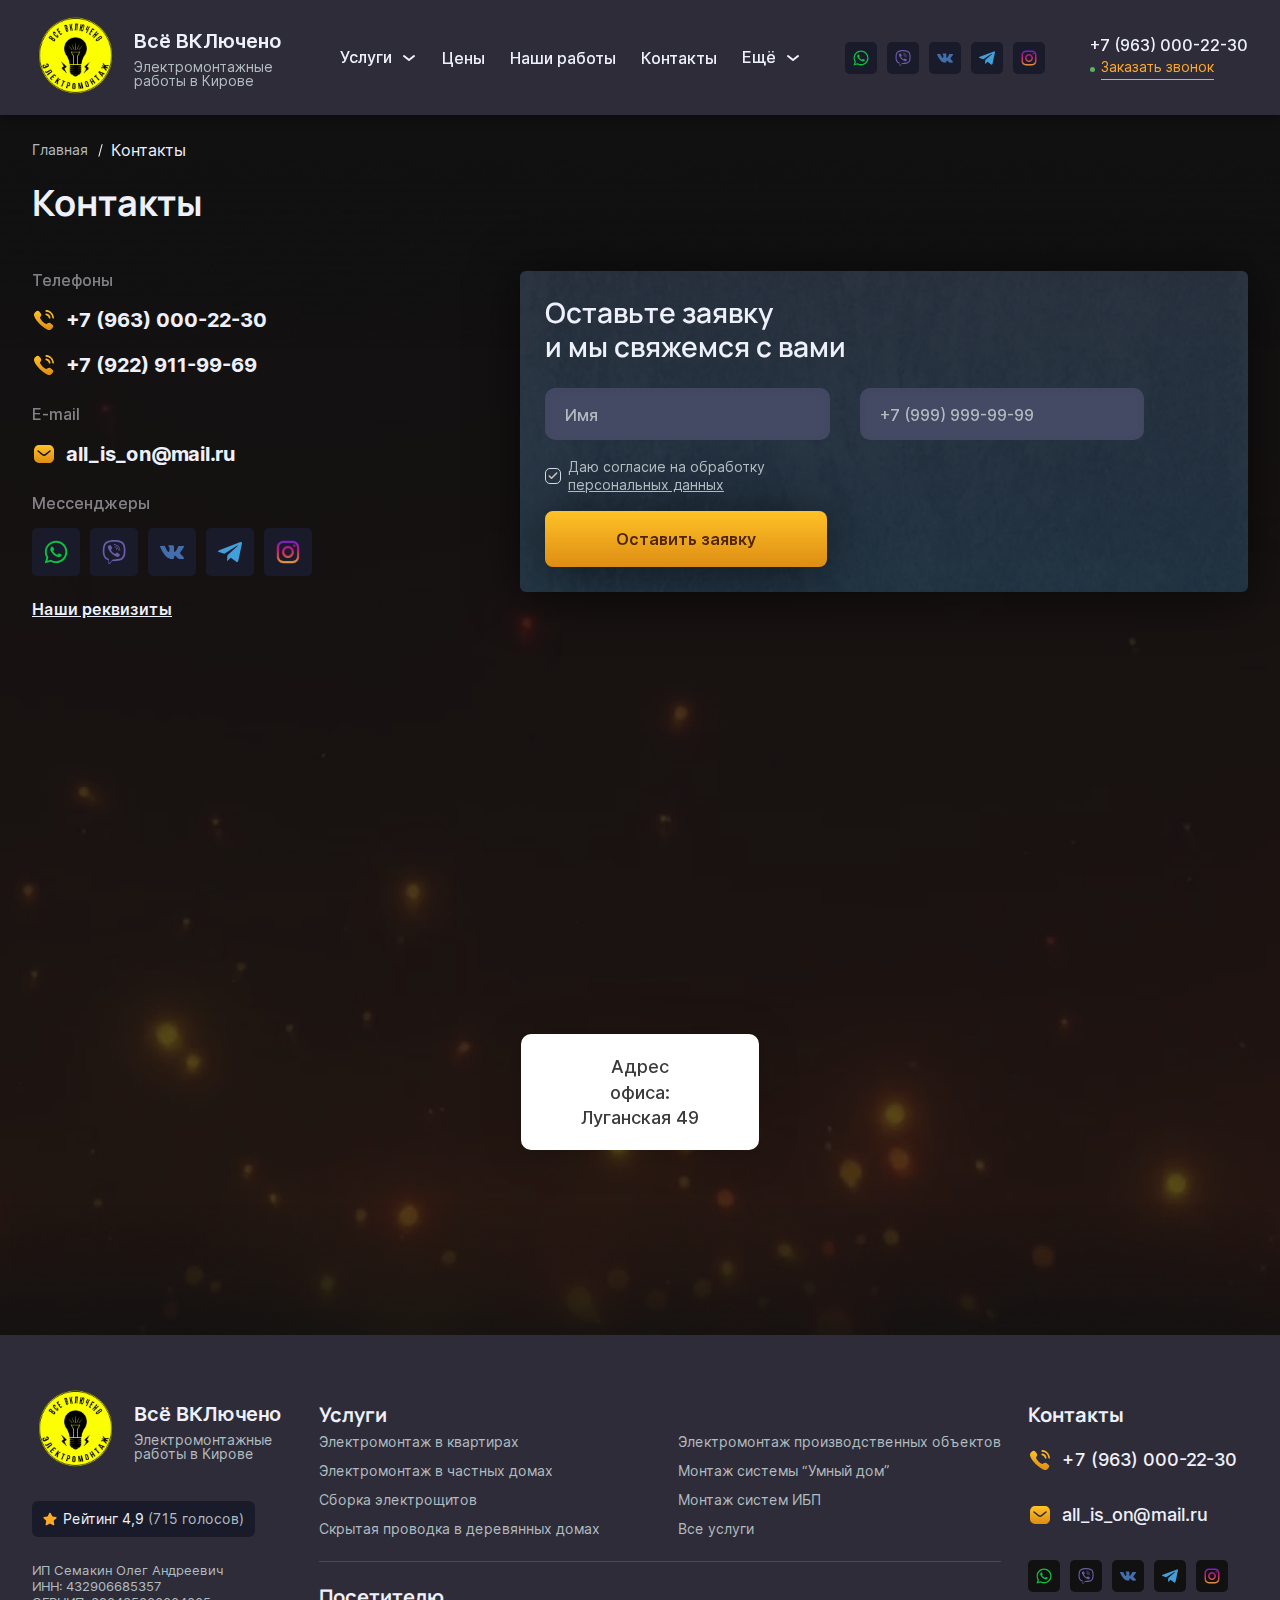
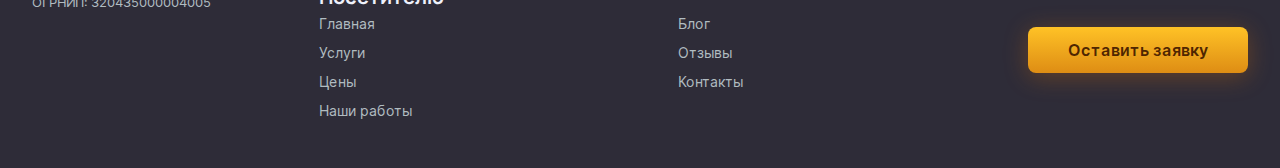
<file: contact.html>
<!doctype html>
<html lang="en">
<head>
	<meta charset="UTF-8">
	<!-- <base href="/"> -->
	<title>startHtml by Vyatka-it</title>
	<meta name="viewport" content="width=device-width, user-scalable=no, initial-scale=1.0, maximum-scale=1.0, minimum-scale=1.0">
	<meta http-equiv="X-UA-Compatible" content="ie=edge">
	<link rel="preconnect" href="https://fonts.googleapis.com">
	<link rel="preconnect" href="https://fonts.gstatic.com" crossorigin>
	<link href="https://fonts.googleapis.com/css2?family=Inter:wght@400;500;600&family=Manrope:wght@400;600;700&display=swap" rel="stylesheet">
	<link rel="icon" type="image/svg+xml" sizes="any" href="assets/images/favicon.png">
	<link rel="stylesheet" href="assets/app.min.css">
</head>
<body>
	<nav class="fix-header">
		<div class="wrap fix-header__wrap">
			<div class="fix-header__logo-container">
				<a class="fix-header__link" href="index.html">
					<picture>
						<source srcset="assets/images/header/logo-desctop.svg" media="(min-width: 768px)"  >
						<img class="fix-header__logo" src="assets/images/header/logo-mobile.svg" alt="My image" width="47" height="47">
					</picture>   
					<div class="fix-header__logo-contenst">
						<p class="fix-header__logo-title">Всё ВКЛючено</p>
						<p class="fix-header__logo-text">Электромонтажные <br> работы в Кирове</p>
					</div>					
				</a>
			</div>
			<div class="fix-header__box-button">
				<button class="fix-header__button" type="button">Меню</button>
				<div class="fix-header__menu-wrap">
					<div class="fix-header__menu-box">
						<h2 class="fix-header__title">Услуги</h2>
						<ul class="fix-header__menu-list">
							<li class="fix-header__menu-item">
								<a class="fix-header__menu-link" href="#">Электромонтаж в квартирах</a>
							</li>
							<li class="fix-header__menu-item">
								<a class="fix-header__menu-link" href="#">Электромонтаж производственных объектов</a>
							</li>
							<li class="fix-header__menu-item">
								<a class="fix-header__menu-link" href="#">Электромонтаж в частных домах</a>
							</li>
							<li class="fix-header__menu-item">
								<a class="fix-header__menu-link" href="#">Монтаж системы “Умный дом”</a>
							</li>
							<li class="fix-header__menu-item">
								<a class="fix-header__menu-link" href="#">Сборка электрощитов</a>
							</li>
							<li class="fix-header__menu-item">
								<a class="fix-header__menu-link" href="#">Монтаж систем ИБП</a>
							</li>
							<li class="fix-header__menu-item">
								<a class="fix-header__menu-link" href="#">Скрытая проводка в деревянных домах</a>
							</li>
							<li class="fix-header__menu-item">
								<a class="fix-header__menu-link" href="#">Монтаж систем ИБП</a>
							</li>
							<li class="fix-header__menu-item">
								<a class="fix-header__menu-link" href="#">Скрытая проводка в деревянных домах</a>
							</li>
							<li class="fix-header__menu-item">
								<a class="fix-header__menu-link" href="#">Скрытая проводка в деревянных домах</a>
							</li>
						</ul>
						<h2 class="fix-header__title">Посетителю</h2>
						<ul class="fix-header__menu-list">
							<li class="fix-header__menu-item">
								<a class="fix-header__menu-link" href="#">Главная</a>
							</li>
							<li class="fix-header__menu-item">
								<a class="fix-header__menu-link" href="#">Блог</a>
							</li>
							<li class="fix-header__menu-item">
								<a class="fix-header__menu-link" href="#">Услуги</a>
							</li>
							<li class="fix-header__menu-item">
								<a class="fix-header__menu-link" href="#">Отзывы</a>
							</li>
							<li class="fix-header__menu-item">
								<a class="fix-header__menu-link" href="#">Цены</a>
							</li>
							<li class="fix-header__menu-item">
								<a class="fix-header__menu-link" href="#">Контакты</a>
							</li>
							<li class="fix-header__menu-item">
								<a class="fix-header__menu-link" href="#">Наши работы</a>
							</li>
						</ul>
					</div>
				</div>
			</div>
			<ul class="fix-header__list">
				<li class="fix-header__item">
					<button class="fix-header__item-button" type="button" data-modal="request">Расчёт</button>
				</li>
				<li class="fix-header__item">
					<button class="fix-header__item-button" type="button" data-modal="measurement">Замер</button>
				</li>
				<li class="fix-header__item">
					<button class="fix-header__item-button" type="button" data-modal="consultation">Консультация</button>
				</li>
			</ul>
			<div class="fix-header__contact">
				<a class="fix-header__contact-tel" href="tel:+79630002230">+7 (963) 000-22-30</a>
				<button class="fix-header__button-call" data-modal="callback" type="button">Заказать звонок</button>
			</div>
		</div>

	</nav>
	<header class="header">	
		<div class="header__wrap wrap">
			<div class="header__logo-container">
				<a href="index.html">
					<picture>
						<source srcset="assets/images/header/logo-desctop.svg" media="(min-width: 768px)"  >
						<img class="header__logo" src="assets/images/header/logo-mobile.svg" alt="My image" width="47" height="47">
					</picture>   
					<div class="header__logo-contenst">
						<p class="header__logo-title">Всё ВКЛючено</p>
						<p class="header__logo-text">Электромонтажные <br> работы в Кирове</p>
					</div>					
				</a>
			</div>
			<div class="header__content">
				<ul class="header__list-navigation">
					<li class="header__item-navigation">
						<a class="header__item-navigation-link header__item-service" href="service.html">Услуги</a>
						<div class="header__service">
							<ul class="header__list-services"> 
								<li class="navigation__item-service"><a href="open-service.html">Электромонтаж в квартирах</a></li>
								<li class="navigation__item-service"><a href="page-service.html">Электромонтаж в частных домах</a></li>
								<li class="navigation__item-service"><a href="open-service.html">Сборка электрощитов</a></li>
								<li class="navigation__item-service"><a href="open-service.html">Скрытая проводка в деревянных домах</a></li>
								<li class="navigation__item-service"><a href="open-service.html">Скрытая проводка в деревянных домах</a></li>
								<li class="navigation__item-service"><a href="open-service.html">Скрытая проводка в деревянных домах</a></li>
								<li class="navigation__item-service"><a href="open-service.html">Электромонтаж производственных объектов</a></li>
								<li class="navigation__item-service"><a href="open-service.html">Монтаж системы “Умный дом”</a></li>
								<li class="navigation__item-service"><a href="open-service.html">Монтаж систем ИБП</a></li>
								<li class="navigation__item-service"><a href="open-service.html">Монтаж систем ИБП</a></li>
							</ul>	
						</div>
					</li>
					<li class="header__item-navigation"><a class="header__item-navigation-link" href="price.html">Цены</a></li>
					<li class="header__item-navigation"><a class="header__item-navigation-link" href="our-works.html">Наши работы</a></li>
					<li class="header__item-navigation"><a class="header__item-navigation-link" href="contact.html">Контакты</a></li>
					<li class="header__item-navigation">
						<a class="header__item-navigation-link header__item-service" href="#">Ещё</a>
						<div class="header__service">
							<ul class="header__list-services"> 
								<li class="navigation__item-service"><a href="reviews.html">Отзывы</a></li>
								<li class="navigation__item-service"><a href="blog.html">Блог</a></li>
							</ul>	
						</div>
					</li>
				</ul>
				<ul class="header__list-social">
					<li class="header__item-social">
						<a class="header__item-link whatsapp" href="">
							<svg width="32" height="32" fill="none" xmlns="http://www.w3.org/2000/svg"><rect width="32" height="32" rx="5" fill="#191B2A"/><path d="M21.334 10.69c-1.39-1.42-3.31-2.19-5.273-2.19-4.169 0-7.52 3.365-7.48 7.46 0 1.297.369 2.553.982 3.689L8.5 23.5l3.965-1.014a7.345 7.345 0 0 0 3.555.892c4.128 0 7.48-3.364 7.48-7.46a7.327 7.327 0 0 0-2.166-5.229ZM16.06 22.121c-1.103 0-2.207-.284-3.147-.852l-.245-.121-2.37.608.612-2.311-.163-.243c-1.798-2.879-.94-6.69 2.003-8.473 2.943-1.784 6.743-.933 8.542 1.986 1.798 2.92.94 6.69-2.003 8.473a5.995 5.995 0 0 1-3.229.933Zm3.597-4.5-.45-.203s-.653-.284-1.062-.487c-.041 0-.082-.04-.123-.04a.593.593 0 0 0-.286.081s-.04.04-.613.69a.225.225 0 0 1-.204.12h-.041a.311.311 0 0 1-.164-.08l-.204-.081c-.45-.203-.858-.446-1.185-.77-.082-.082-.205-.163-.287-.244-.286-.284-.572-.608-.776-.973l-.04-.08c-.042-.041-.042-.082-.083-.163 0-.081 0-.162.041-.203 0 0 .164-.203.286-.324.082-.081.123-.203.205-.284.081-.121.122-.284.081-.405-.04-.203-.53-1.298-.653-1.54a.473.473 0 0 0-.287-.204h-.449c-.082 0-.164.041-.246.041l-.04.04c-.082.041-.164.122-.246.163-.081.08-.122.162-.204.243-.286.365-.45.81-.45 1.257 0 .324.082.648.205.932l.04.122c.369.77.859 1.46 1.513 2.067l.164.162c.122.122.245.203.326.325a7.324 7.324 0 0 0 2.943 1.54c.123.04.286.04.409.081h.409c.204 0 .45-.08.613-.162.122-.08.204-.08.286-.162l.082-.081c.081-.081.163-.122.245-.203a1.05 1.05 0 0 0 .204-.243c.082-.162.123-.365.164-.567v-.284s-.041-.04-.123-.081Z" fill="#0DC143"/></svg>
						</a>
					</li>
					<li class="header__item-social">
						<a class="header__item-link viber" href="">
							<svg width="32" height="32" fill="none" xmlns="http://www.w3.org/2000/svg"><rect width="32" height="32" rx="5" fill="#191B2A"/><path d="M21.967 9.561c-.397-.365-2.004-1.533-5.586-1.55 0 0-4.223-.255-6.28 1.633-1.147 1.146-1.55 2.82-1.592 4.901-.042 2.078-.096 5.974 3.66 7.03h.002l-.003 1.61s-.022.653.407.785c.518.16.825-.337 1.322-.871.272-.295.646-.724.931-1.053 2.568.214 4.543-.279 4.767-.352.518-.17 3.454-.545 3.93-4.44.494-4.008-.24-6.547-1.558-7.693Zm.435 7.41c-.403 3.253-2.782 3.458-3.22 3.599-.186.06-1.92.493-4.104.349 0 0-1.626 1.962-2.132 2.471-.08.08-.173.112-.234.096-.086-.022-.112-.125-.109-.275 0-.218.013-2.68.013-2.68-.003 0-.003 0 0 0-3.179-.88-2.993-4.196-2.958-5.931.036-1.735.362-3.16 1.332-4.117 1.738-1.575 5.327-1.341 5.327-1.341 3.028.012 4.478.925 4.814 1.229 1.117.96 1.687 3.25 1.271 6.6Z" fill="#675DA9"/><path d="M17.857 14.66a.203.203 0 0 1-.202-.192c-.035-.688-.359-1.024-1.018-1.06a.204.204 0 0 1 .022-.406c.871.048 1.358.548 1.402 1.444a.2.2 0 0 1-.192.211c-.006.004-.01.004-.012.004Z" fill="#675DA9"/><path d="M18.894 15.006h-.003a.204.204 0 0 1-.199-.208c.016-.691-.182-1.251-.605-1.712-.42-.461-.999-.711-1.764-.766a.201.201 0 0 1-.186-.217.201.201 0 0 1 .218-.186c.864.064 1.546.365 2.033.896.49.535.727 1.204.71 1.995a.205.205 0 0 1-.204.198Z" fill="#675DA9"/><path d="M19.956 15.422a.2.2 0 0 1-.201-.201c-.01-1.24-.365-2.184-1.089-2.891-.713-.698-1.62-1.053-2.685-1.063a.204.204 0 0 1 0-.406c1.175.01 2.173.403 2.964 1.178.794.774 1.2 1.844 1.213 3.175a.2.2 0 0 1-.202.208c.004 0 .004 0 0 0Zm-3.271 1.745s.285.026.439-.163l.297-.375c.144-.186.493-.304.832-.115.19.106.532.317.743.474.227.166.688.55.692.553.22.186.272.458.121.75v.006a3.124 3.124 0 0 1-.62.765c-.004 0-.004.003-.007.003-.215.18-.426.282-.63.304-.026.007-.055.007-.094.007a.872.872 0 0 1-.268-.042l-.007-.01c-.32-.09-.852-.313-1.735-.803a10.31 10.31 0 0 1-1.46-.963 7.479 7.479 0 0 1-.678-.605l-.023-.023-.022-.022-.023-.023a8.04 8.04 0 0 1-.582-.656 10.128 10.128 0 0 1-.964-1.46c-.49-.886-.714-1.418-.803-1.735l-.01-.006a.87.87 0 0 1-.041-.269c0-.039 0-.067.006-.093.025-.208.128-.416.304-.63 0-.004.003-.004.003-.007.237-.262.493-.467.765-.62h.007c.288-.151.56-.1.749.12 0 0 .387.465.554.692.156.215.368.554.473.743.19.34.07.688-.115.832l-.374.298c-.19.154-.164.438-.164.438s.554 2.107 2.635 2.635Z" fill="#675DA9"/></svg>
						</a>
					</li>
					<li class=" header__item-social">
						<a class="header__item-link vk" href="">
							<svg width="32" height="32" fill="none" xmlns="http://www.w3.org/2000/svg"><rect width="32" height="32" rx="5" fill="#191B2A"/><path d="M23.915 19.757a1.08 1.08 0 0 0-.054-.104c-.278-.501-.808-1.116-1.591-1.844l-.017-.017-.008-.008-.008-.009h-.009a9.828 9.828 0 0 1-.675-.684c-.172-.222-.21-.448-.116-.676.066-.172.316-.536.75-1.093.227-.294.408-.53.54-.709.962-1.28 1.378-2.097 1.25-2.453l-.05-.083c-.032-.05-.119-.096-.257-.138a1.31 1.31 0 0 0-.534-.02l-2.399.016a.31.31 0 0 0-.166.004l-.109.025-.041.021-.034.025a.37.37 0 0 0-.091.088.573.573 0 0 0-.083.146 13.638 13.638 0 0 1-.892 1.877 17.82 17.82 0 0 1-.566.897c-.172.253-.317.44-.433.56a3.122 3.122 0 0 1-.317.287c-.095.072-.167.103-.217.092a6.325 6.325 0 0 1-.141-.034.554.554 0 0 1-.188-.204.916.916 0 0 1-.096-.325 3.586 3.586 0 0 1-.029-.338 7.09 7.09 0 0 1 .005-.401c.005-.172.008-.29.008-.35 0-.212.004-.441.012-.689l.021-.588c.006-.145.008-.298.008-.459 0-.161-.01-.288-.029-.38a1.305 1.305 0 0 0-.087-.267.448.448 0 0 0-.17-.2.96.96 0 0 0-.28-.112 5.535 5.535 0 0 0-1.124-.109c-1.034-.01-1.697.056-1.992.2a1.122 1.122 0 0 0-.316.25c-.1.123-.114.19-.042.2.333.05.57.17.708.36l.05.1c.04.072.078.2.117.384.039.183.064.386.075.609a6.44 6.44 0 0 1 0 1.043c-.028.289-.054.514-.08.675a1.354 1.354 0 0 1-.212.576.145.145 0 0 1-.041.042.624.624 0 0 1-.225.042c-.078 0-.172-.04-.284-.117a2.003 2.003 0 0 1-.345-.322 4.294 4.294 0 0 1-.404-.571 9.962 9.962 0 0 1-.467-.868l-.133-.242a20.84 20.84 0 0 1-.341-.68 13.122 13.122 0 0 1-.384-.863.55.55 0 0 0-.2-.267l-.041-.025a.878.878 0 0 0-.325-.125l-2.283.016c-.233 0-.391.053-.475.159l-.033.05A.27.27 0 0 0 8 12.26c0 .061.017.136.05.226.333.784.696 1.54 1.087 2.269.392.728.732 1.315 1.02 1.76.29.445.584.865.884 1.26.3.395.498.648.595.76.097.11.174.194.23.25l.208.2c.133.133.329.293.587.48.258.186.544.37.858.55.314.181.679.328 1.095.442.417.115.822.16 1.217.138h.958c.194-.017.341-.078.441-.183l.033-.042a.554.554 0 0 0 .063-.154.832.832 0 0 0 .029-.23 2.75 2.75 0 0 1 .054-.646 1.71 1.71 0 0 1 .142-.434 1.066 1.066 0 0 1 .32-.367.543.543 0 0 1 .067-.03c.133-.044.29 0 .471.13.18.13.35.292.508.484.159.192.349.407.57.646.223.24.417.418.584.535l.166.1c.112.067.256.128.434.183.177.056.333.07.466.042l2.133-.033c.21 0 .375-.035.491-.105.117-.07.186-.146.209-.23a.646.646 0 0 0 .004-.283 1.06 1.06 0 0 0-.059-.221Z" fill="#436EAB"/></svg>
						</a>
					</li>
					<li class="header__item-social">
						<a class="header__item-link telegram" href="">
							<svg width="32" height="32" fill="none" xmlns="http://www.w3.org/2000/svg"><rect width="32" height="32" rx="5" fill="#191B2A"/><g clip-path="url(#a)"><path d="m14.278 18.12-.265 3.723c.379 0 .543-.162.74-.358l1.775-1.696 3.678 2.694c.675.376 1.15.178 1.332-.621l2.415-11.315c.215-.998-.36-1.388-1.017-1.143L8.743 14.838c-.97.376-.954.916-.165 1.16l3.629 1.13 8.428-5.275c.397-.262.757-.117.46.146l-6.817 6.122Z" fill="#419FD9"/></g><defs><clipPath id="a"><path fill="#fff" transform="translate(8 8)" d="M0 0h16v16H0z"/></clipPath></defs></svg>
						</a>
					</li>
					<li class="header__item-social">
						<a class="header__item-link insagram" href="">
							<svg width="32" height="32" viewBox="0 0 32 32" fill="none" xmlns="http://www.w3.org/2000/svg">
								<rect width="32" height="32" rx="5" fill="#191B2A"/>
								<path d="M19.0314 8.5H12.9686C10.5046 8.5 8.5 10.5046 8.5 12.9686V19.0314C8.5 21.4954 10.5046 23.5 12.9686 23.5H19.0314C21.4954 23.5 23.5 21.4954 23.5 19.0314V12.9686C23.5 10.5046 21.4954 8.5 19.0314 8.5ZM21.991 19.0314C21.991 20.6659 20.6659 21.991 19.0314 21.991H12.9686C11.3341 21.991 10.009 20.6659 10.009 19.0314V12.9686C10.009 11.334 11.3341 10.009 12.9686 10.009H19.0314C20.6659 10.009 21.991 11.334 21.991 12.9686V19.0314Z" fill="url(#paint0_linear_499:6110)"/>
								<path d="M16 12C13.7944 12 12 13.7944 12 16C12 18.2056 13.7944 20 16 20C18.2056 20 20 18.2056 20 16C20 13.7944 18.2056 12 16 12ZM16 18.4442C14.6501 18.4442 13.5559 17.3499 13.5559 16C13.5559 14.6501 14.6502 13.5559 16 13.5559C17.3499 13.5559 18.4441 14.6501 18.4441 16C18.4441 17.3499 17.3498 18.4442 16 18.4442Z" fill="url(#paint1_linear_499:6110)"/>
								<path d="M20.25 12.5C20.6642 12.5 21 12.1642 21 11.75C21 11.3358 20.6642 11 20.25 11C19.8358 11 19.5 11.3358 19.5 11.75C19.5 12.1642 19.8358 12.5 20.25 12.5Z" fill="url(#paint2_linear_499:6110)"/>
								<defs>
								<linearGradient id="paint0_linear_499:6110" x1="16" y1="23.4563" x2="16" y2="8.61651" gradientUnits="userSpaceOnUse">
								<stop stop-color="#E09B3D"/>
								<stop offset="0.3" stop-color="#C74C4D"/>
								<stop offset="0.6" stop-color="#C21975"/>
								<stop offset="1" stop-color="#7024C4"/>
								</linearGradient>
								<linearGradient id="paint1_linear_499:6110" x1="16" y1="23.6879" x2="16" y2="8.38723" gradientUnits="userSpaceOnUse">
								<stop stop-color="#E09B3D"/>
								<stop offset="0.3" stop-color="#C74C4D"/>
								<stop offset="0.6" stop-color="#C21975"/>
								<stop offset="1" stop-color="#7024C4"/>
								</linearGradient>
								<linearGradient id="paint2_linear_499:6110" x1="20.25" y1="20.8721" x2="20.25" y2="8.89956" gradientUnits="userSpaceOnUse">
								<stop stop-color="#E09B3D"/>
								<stop offset="0.3" stop-color="#C74C4D"/>
								<stop offset="0.6" stop-color="#C21975"/>
								<stop offset="1" stop-color="#7024C4"/>
								</linearGradient>
								</defs>
								</svg>
								
						</a>
					</li>
				</ul>
				<div class="header__contact">
					<a class="header__contact-tel" href="tel:+79630002230">+7 (963) 000-22-30</a>
					<button class="header__button-call" data-modal="callback" type="button">Заказать звонок</button>
				</div>
			</div>
			<a class="header__tel-mobile" href="tel:"></a>
			<button class="header__button-nav" type="button"></button>
			<div class="header__nav-mobile">
				<h2 class="header__nav-title">Меню</h2>
				<ul class="header__list-mobile">
					<li class="header__item-mobile header__item-mobile-servise">
						<div class="header__item-mobile-box">
							<a href="service.html">Услуги</a><span class="open-nav"></span>
						</div>
							<ul class="header__nav-list">
								<li class="header__nav-item"><a href="open-service.html">Электромонтаж в квартирах</a></li>
								<li class="header__nav-item"><a href="page-service.html">Электромонтаж в квартирах</a></li>
								<li class="header__nav-item"><a href="open-service.html">Электромонтаж в квартирах</a></li>
								<li class="header__nav-item"><a href="page-service.html">Электромонтаж в квартирах</a></li>
								<li class="header__nav-item"><a href="open-service.html">Электромонтаж в квартирах</a></li>
							</ul>
					</li>
					<li class="header__item-mobile"><a href="price.html">Цены</a></li>
					<li class="header__item-mobile"><a href="our-works.html">Наши работы</a></li>
					<li class="header__item-mobile"><a href="contact.html">Контакты</a></li>
					<li class="header__item-mobile"><a href="blog.html">Блог команды</a></li>
					<li class="header__item-mobile"><a href="reviews.html">Отзывы</a></li>
				</ul>
				<ul class="header__list-social-mobile">
					<li class="header__item-social-mobile">
						<a class="whatsapp" href="#">
							<svg width="32" height="32" viewBox="0 0 32 32" fill="none" xmlns="http://www.w3.org/2000/svg">
								<rect width="32" height="32" rx="5" fill="#111111"/>
								<path d="M21.3338 10.6892C19.9441 9.27027 18.0232 8.5 16.0613 8.5C11.8924 8.5 8.54087 11.8649 8.58174 15.9595C8.58174 17.2568 8.94959 18.5135 9.56267 19.6486L8.5 23.5L12.4646 22.4865C13.5681 23.0946 14.7943 23.3784 16.0204 23.3784C20.1485 23.3784 23.5 20.0135 23.5 15.9189C23.5 13.9324 22.7234 12.0676 21.3338 10.6892ZM16.0613 22.1216C14.9578 22.1216 13.8542 21.8378 12.9142 21.2703L12.6689 21.1486L10.2984 21.7568L10.9114 19.4459L10.748 19.2027C8.94959 16.3243 9.8079 12.5135 12.7507 10.7297C15.6935 8.94595 19.4945 9.7973 21.2929 12.7162C23.0913 15.6351 22.233 19.4054 19.2902 21.1892C18.3501 21.7973 17.2057 22.1216 16.0613 22.1216ZM19.658 17.6216L19.2084 17.4189C19.2084 17.4189 18.5545 17.1351 18.1458 16.9324C18.1049 16.9324 18.064 16.8919 18.0232 16.8919C17.9005 16.8919 17.8188 16.9324 17.7371 16.973C17.7371 16.973 17.6962 17.0135 17.124 17.6622C17.0831 17.7432 17.0014 17.7838 16.9196 17.7838H16.8787C16.8379 17.7838 16.7561 17.7432 16.7153 17.7027L16.5109 17.6216C16.0613 17.4189 15.6526 17.1757 15.3256 16.8514C15.2439 16.7703 15.1213 16.6892 15.0395 16.6081C14.7534 16.3243 14.4673 16 14.2629 15.6351L14.2221 15.5541C14.1812 15.5135 14.1812 15.473 14.1403 15.3919C14.1403 15.3108 14.1403 15.2297 14.1812 15.1892C14.1812 15.1892 14.3447 14.9865 14.4673 14.8649C14.549 14.7838 14.5899 14.6622 14.6717 14.5811C14.7534 14.4595 14.7943 14.2973 14.7534 14.1757C14.7125 13.973 14.2221 12.8784 14.0995 12.6351C14.0177 12.5135 13.936 12.473 13.8134 12.4324H13.6907C13.609 12.4324 13.4864 12.4324 13.3638 12.4324C13.282 12.4324 13.2003 12.473 13.1185 12.473L13.0777 12.5135C12.9959 12.5541 12.9142 12.6351 12.8324 12.6757C12.7507 12.7568 12.7098 12.8378 12.6281 12.9189C12.342 13.2838 12.1785 13.7297 12.1785 14.1757C12.1785 14.5 12.2602 14.8243 12.3828 15.1081L12.4237 15.2297C12.7916 16 13.282 16.6892 13.936 17.2973L14.0995 17.4595C14.2221 17.5811 14.3447 17.6622 14.4264 17.7838C15.2847 18.5135 16.2657 19.0405 17.3692 19.3243C17.4918 19.3649 17.6553 19.3649 17.7779 19.4054C17.9005 19.4054 18.064 19.4054 18.1866 19.4054C18.391 19.4054 18.6362 19.3243 18.7997 19.2432C18.9223 19.1622 19.0041 19.1622 19.0858 19.0811L19.1676 19C19.2493 18.9189 19.3311 18.8784 19.4128 18.7973C19.4946 18.7162 19.5763 18.6351 19.6172 18.5541C19.6989 18.3919 19.7398 18.1892 19.7807 17.9865C19.7807 17.9054 19.7807 17.7838 19.7807 17.7027C19.7807 17.7027 19.7398 17.6622 19.658 17.6216Z" fill="#0DC143"/>
							</svg>	
						</a>
					</li>
					<li class="header__item-social-mobile">
						<a class="viber" href="#">
							<svg width="32" height="32" viewBox="0 0 32 32" fill="none" xmlns="http://www.w3.org/2000/svg">
								<rect width="32" height="32" rx="5" fill="#111111"/>
								<path d="M21.9668 9.56102C21.5699 9.19609 19.9629 8.02766 16.3808 8.01166C16.3808 8.01166 12.1585 7.75556 10.1001 9.64425C8.95408 10.7903 8.55073 12.4645 8.50912 14.5452C8.4675 16.6228 8.41308 20.5186 12.1681 21.575H12.1713L12.1681 23.1852C12.1681 23.1852 12.1456 23.8382 12.5746 23.9695C13.0932 24.1295 13.4005 23.6334 13.8967 23.0988C14.1688 22.8043 14.5433 22.3753 14.8282 22.0456C17.3956 22.2601 19.3707 21.7671 19.5948 21.6935C20.1134 21.5238 23.0488 21.1493 23.5258 17.2534C24.0188 13.2456 23.2857 10.707 21.9668 9.56102ZM22.4022 16.9717C21.9988 20.2241 19.6204 20.429 19.1818 20.5698C18.9962 20.6307 17.2611 21.0628 15.0779 20.9188C15.0779 20.9188 13.4517 22.8811 12.9459 23.3901C12.8659 23.4701 12.7731 23.5021 12.7123 23.4861C12.6258 23.4637 12.6002 23.3613 12.6034 23.2108C12.6034 22.9931 12.6162 20.5314 12.6162 20.5314C12.613 20.5314 12.613 20.5314 12.6162 20.5314C9.43746 19.6511 9.62312 16.3347 9.65834 14.5997C9.69355 12.8646 10.0201 11.4401 10.99 10.483C12.7283 8.90798 16.3168 9.14167 16.3168 9.14167C19.3451 9.15447 20.7952 10.0668 21.1313 10.3709C22.2485 11.3313 22.8183 13.6201 22.4022 16.9717Z" fill="#675DA9"/>
								<path d="M17.8565 14.6605C17.7509 14.6605 17.6613 14.5773 17.6549 14.4684C17.6197 13.7802 17.2963 13.444 16.6369 13.4088C16.5249 13.4024 16.4384 13.3064 16.4448 13.1944C16.4512 13.0823 16.5473 12.9959 16.6593 13.0023C17.53 13.0503 18.0166 13.5497 18.0614 14.446C18.0678 14.5581 17.9814 14.6541 17.8694 14.6573C17.863 14.6605 17.8597 14.6605 17.8565 14.6605Z" fill="#675DA9"/>
								<path d="M18.8937 15.0063H18.8905C18.7785 15.0031 18.6888 14.9103 18.692 14.7982C18.708 14.1068 18.5096 13.5466 18.087 13.0856C17.6677 12.6246 17.0883 12.3749 16.3232 12.3205C16.2111 12.3109 16.1279 12.2149 16.1375 12.1028C16.1471 11.9908 16.2431 11.9076 16.3552 11.9172C17.2195 11.9812 17.9014 12.2821 18.3879 12.8135C18.8777 13.3481 19.1146 14.0171 19.0986 14.8078C19.0954 14.9199 19.0026 15.0063 18.8937 15.0063Z" fill="#675DA9"/>
								<path d="M19.9565 15.4223C19.8445 15.4223 19.7548 15.3327 19.7548 15.2207C19.7452 13.9818 19.3899 13.0375 18.6664 12.33C17.9526 11.6322 17.0466 11.2768 15.9806 11.2672C15.8686 11.2672 15.779 11.1744 15.779 11.0624C15.779 10.9503 15.8718 10.8607 15.9806 10.8607C17.1555 10.8703 18.1542 11.264 18.9449 12.0387C19.7388 12.8134 20.1454 13.8826 20.1582 15.2143C20.1614 15.3295 20.0717 15.4223 19.9565 15.4223C19.9597 15.4223 19.9597 15.4223 19.9565 15.4223Z" fill="#675DA9"/>
								<path d="M16.6849 17.167C16.6849 17.167 16.9698 17.1926 17.1235 17.0037L17.4212 16.6292C17.5652 16.4435 17.9142 16.3251 18.2535 16.5139C18.4424 16.6196 18.7849 16.8308 18.9962 16.9877C19.2234 17.1542 19.6844 17.5383 19.6876 17.5415C19.9085 17.7272 19.9597 17.9993 19.8093 18.2906C19.8093 18.2906 19.8093 18.2938 19.8093 18.297C19.6556 18.5691 19.4475 18.8252 19.1882 19.0621C19.185 19.0621 19.185 19.0653 19.1818 19.0653C18.9673 19.2445 18.7561 19.347 18.5512 19.3694C18.5256 19.3758 18.4968 19.3758 18.4584 19.3758C18.3687 19.3758 18.2791 19.363 18.1895 19.3342L18.1831 19.3246C17.8629 19.2349 17.3315 19.0108 16.448 18.5211C15.8718 18.2041 15.3948 17.8808 14.9883 17.5575C14.7738 17.3878 14.5561 17.199 14.332 16.9749C14.3256 16.9685 14.316 16.9589 14.3096 16.9525C14.3032 16.9461 14.2936 16.9365 14.2872 16.9301C14.2808 16.9237 14.2712 16.9141 14.2648 16.9077C14.2584 16.9013 14.2488 16.8917 14.2424 16.8853C14.0215 16.6612 13.8295 16.4435 13.6598 16.229C13.3365 15.8257 13.0132 15.3455 12.6962 14.7693C12.2065 13.8826 11.9824 13.3512 11.8928 13.0343L11.8832 13.0279C11.8543 12.9382 11.8415 12.8486 11.8415 12.759C11.8415 12.7205 11.8415 12.6917 11.8479 12.6661C11.8735 12.458 11.976 12.25 12.1521 12.0355C12.1521 12.0323 12.1553 12.0323 12.1553 12.0291C12.3921 11.7666 12.6482 11.5617 12.9203 11.4081C12.9203 11.4081 12.9235 11.4081 12.9267 11.4081C13.2148 11.2576 13.4869 11.3088 13.6758 11.5297C13.6758 11.5297 14.0631 11.9939 14.2296 12.2212C14.3865 12.4356 14.5977 12.775 14.7034 12.9638C14.8923 13.3032 14.7738 13.6521 14.5881 13.7961L14.2136 14.0938C14.0247 14.2475 14.0503 14.5324 14.0503 14.5324C14.0503 14.5324 14.6041 16.6388 16.6849 17.167Z" fill="#675DA9"/>
							</svg>	
						</a>
					</li>
					<li class="header__item-social-mobile">
						<a class="vk" href="#">
							<svg width="32" height="32" viewBox="0 0 32 32" fill="none" xmlns="http://www.w3.org/2000/svg">
								<rect width="32" height="32" rx="5" fill="#111111"/>
								<path d="M23.9151 19.757C23.8958 19.7152 23.8777 19.6805 23.8609 19.6527C23.5833 19.152 23.0528 18.5373 22.2698 17.8087L22.2533 17.792L22.245 17.7838L22.2366 17.7754H22.2282C21.8728 17.4361 21.6478 17.208 21.5535 17.0911C21.3811 16.8686 21.3424 16.6434 21.4367 16.4152C21.5033 16.2428 21.7534 15.8787 22.1864 15.3224C22.4142 15.0275 22.5946 14.7912 22.7279 14.6132C23.6887 13.3338 24.1053 12.5163 23.9775 12.1602L23.9279 12.077C23.8945 12.0269 23.8084 11.9811 23.6698 11.9393C23.5308 11.8976 23.3531 11.8907 23.1364 11.9185L20.7373 11.9351C20.6985 11.9213 20.643 11.9226 20.5707 11.9393C20.4984 11.956 20.4623 11.9644 20.4623 11.9644L20.4206 11.9853L20.3874 12.0104C20.3596 12.027 20.3291 12.0562 20.2957 12.098C20.2626 12.1395 20.2348 12.1883 20.2126 12.244C19.9514 12.917 19.6545 13.5427 19.3212 14.1212C19.1157 14.4661 18.9269 14.765 18.7546 15.0181C18.5825 15.2712 18.4381 15.4576 18.3215 15.5771C18.2048 15.6967 18.0995 15.7925 18.0049 15.8649C17.9104 15.9373 17.8383 15.9679 17.7884 15.9567C17.7384 15.9455 17.6913 15.9344 17.6466 15.9233C17.5689 15.8732 17.5064 15.8051 17.4593 15.7189C17.412 15.6327 17.3801 15.5242 17.3635 15.3935C17.3469 15.2627 17.3371 15.1501 17.3343 15.0555C17.3317 14.9611 17.3329 14.8274 17.3385 14.655C17.3443 14.4825 17.3469 14.3658 17.3469 14.3046C17.3469 14.0932 17.351 13.8638 17.3593 13.6162C17.3677 13.3687 17.3745 13.1726 17.3802 13.0281C17.3858 12.8835 17.3884 12.7305 17.3884 12.5692C17.3884 12.4079 17.3786 12.2814 17.3593 12.1895C17.3401 12.0978 17.3107 12.0088 17.272 11.9225C17.2331 11.8363 17.1761 11.7696 17.1012 11.7223C17.0263 11.675 16.9331 11.6375 16.8222 11.6096C16.5278 11.5429 16.153 11.5068 15.6975 11.5012C14.6645 11.4901 14.0008 11.5569 13.7065 11.7015C13.5899 11.7626 13.4843 11.8461 13.39 11.9517C13.29 12.0741 13.276 12.1409 13.3482 12.1519C13.6815 12.2019 13.9174 12.3215 14.0563 12.5106L14.1063 12.6109C14.1452 12.6831 14.1841 12.8111 14.223 12.9947C14.2618 13.1782 14.2869 13.3812 14.2979 13.6036C14.3256 14.0097 14.3256 14.3573 14.2979 14.6465C14.2701 14.9358 14.2438 15.1611 14.2188 15.3224C14.1937 15.4837 14.1563 15.6144 14.1063 15.7145C14.0563 15.8146 14.023 15.8758 14.0063 15.898C13.9896 15.9202 13.9757 15.9342 13.9647 15.9397C13.8925 15.9674 13.8174 15.9815 13.7397 15.9815C13.6619 15.9815 13.5676 15.9426 13.4565 15.8646C13.3455 15.7867 13.2303 15.6797 13.1108 15.5434C12.9914 15.4071 12.8567 15.2166 12.7067 14.9719C12.5568 14.7272 12.4013 14.4379 12.2403 14.1042L12.107 13.8622C12.0237 13.7065 11.9099 13.4798 11.7655 13.1823C11.621 12.8846 11.4933 12.5967 11.3823 12.3186C11.3379 12.2018 11.2712 12.1129 11.1824 12.0517L11.1407 12.0266C11.113 12.0044 11.0685 11.9808 11.0074 11.9556C10.9463 11.9305 10.8825 11.9125 10.8158 11.9015L8.53326 11.9181C8.30001 11.9181 8.14175 11.971 8.05841 12.0767L8.02506 12.1267C8.0084 12.1545 8 12.199 8 12.2602C8 12.3214 8.01666 12.3965 8.05001 12.4855C8.38322 13.2698 8.74558 14.0262 9.13709 14.7549C9.5286 15.4835 9.86882 16.0705 10.1575 16.5152C10.4463 16.9603 10.7407 17.3803 11.0406 17.7751C11.3405 18.17 11.539 18.4231 11.6362 18.5343C11.7334 18.6457 11.8098 18.729 11.8653 18.7846L12.0736 18.9848C12.2069 19.1184 12.4026 19.2783 12.6609 19.4646C12.9192 19.651 13.2052 19.8345 13.519 20.0154C13.8328 20.1961 14.1979 20.3435 14.6145 20.4575C15.031 20.5716 15.4364 20.6174 15.8307 20.5953H16.7887C16.983 20.5785 17.1302 20.5173 17.2303 20.4117L17.2634 20.3698C17.2857 20.3366 17.3066 20.2851 17.3259 20.2157C17.3453 20.1461 17.355 20.0695 17.355 19.9862C17.3493 19.7471 17.3675 19.5316 17.4091 19.3397C17.4506 19.1479 17.4979 19.0032 17.5508 18.9058C17.6037 18.8085 17.6634 18.7264 17.7299 18.6598C17.7965 18.5931 17.8439 18.5527 17.8717 18.5388C17.8994 18.5248 17.9215 18.5153 17.9382 18.5096C18.0714 18.4651 18.2283 18.5082 18.409 18.639C18.5895 18.7698 18.7588 18.9312 18.9172 19.123C19.0755 19.315 19.2657 19.5304 19.4878 19.7695C19.71 20.0087 19.9043 20.1866 20.0709 20.3035L20.2374 20.4037C20.3487 20.4705 20.4931 20.5317 20.6708 20.5873C20.8482 20.6428 21.0037 20.6568 21.1372 20.629L23.2697 20.5957C23.4807 20.5957 23.6448 20.5607 23.7612 20.4913C23.8779 20.4217 23.9472 20.3451 23.9695 20.2618C23.9918 20.1784 23.993 20.0838 23.9737 19.978C23.954 19.8725 23.9345 19.7987 23.9151 19.757Z" fill="#436EAB"/>
							</svg>
						</a>
					</li>
					<li class="header__item-social-mobile">
						<a class="telegram" href="#">
							<svg width="32" height="32" viewBox="0 0 32 32" fill="none" xmlns="http://www.w3.org/2000/svg">
								<rect width="32" height="32" rx="5" fill="#111111"/>
								<g clip-path="url(#clip0_440:7979)">
								<path d="M14.2781 18.1206L14.0135 21.8433C14.3921 21.8433 14.5561 21.6806 14.7528 21.4853L16.5281 19.7886L20.2068 22.4826C20.8815 22.8586 21.3568 22.6606 21.5388 21.8619L23.9535 10.5473L23.9541 10.5466C24.1681 9.54928 23.5935 9.15928 22.9361 9.40394L8.74279 14.8379C7.77412 15.2139 7.78879 15.7539 8.57812 15.9986L12.2068 17.1273L20.6355 11.8533C21.0321 11.5906 21.3928 11.7359 21.0961 11.9986L14.2781 18.1206Z" fill="#419FD9"/>
								</g>
								<defs>
								<clipPath id="clip0_440:7979">
								<rect width="16" height="16" fill="white" transform="translate(8 8)"/>
								</clipPath>
								</defs>
							</svg>
						</a>
					</li>
					<li class="header__item-social-mobile">
						<a class="insagram" href="#">
							<svg width="32" height="32" viewBox="0 0 32 32" fill="none" xmlns="http://www.w3.org/2000/svg">
								<rect width="32" height="32" rx="5" fill="#111111"/>
								<path d="M19.0314 8.5H12.9686C10.5046 8.5 8.5 10.5046 8.5 12.9686V19.0314C8.5 21.4954 10.5046 23.5 12.9686 23.5H19.0314C21.4954 23.5 23.5 21.4954 23.5 19.0314V12.9686C23.5 10.5046 21.4954 8.5 19.0314 8.5ZM21.991 19.0314C21.991 20.6659 20.6659 21.991 19.0314 21.991H12.9686C11.3341 21.991 10.009 20.6659 10.009 19.0314V12.9686C10.009 11.334 11.3341 10.009 12.9686 10.009H19.0314C20.6659 10.009 21.991 11.334 21.991 12.9686V19.0314Z" fill="url(#paint0_linear_440:7982)"/>
								<path d="M16 12C13.7944 12 12 13.7944 12 16C12 18.2056 13.7944 20 16 20C18.2056 20 20 18.2056 20 16C20 13.7944 18.2056 12 16 12ZM16 18.4442C14.6501 18.4442 13.5559 17.3499 13.5559 16C13.5559 14.6501 14.6502 13.5559 16 13.5559C17.3499 13.5559 18.4441 14.6501 18.4441 16C18.4441 17.3499 17.3498 18.4442 16 18.4442Z" fill="url(#paint1_linear_440:7982)"/>
								<path d="M20.25 12.5C20.6642 12.5 21 12.1642 21 11.75C21 11.3358 20.6642 11 20.25 11C19.8358 11 19.5 11.3358 19.5 11.75C19.5 12.1642 19.8358 12.5 20.25 12.5Z" fill="url(#paint2_linear_440:7982)"/>
								<defs>
								<linearGradient id="paint0_linear_440:7982" x1="16" y1="23.4563" x2="16" y2="8.61651" gradientUnits="userSpaceOnUse">
								<stop stop-color="#E09B3D"/>
								<stop offset="0.3" stop-color="#C74C4D"/>
								<stop offset="0.6" stop-color="#C21975"/>
								<stop offset="1" stop-color="#7024C4"/>
								</linearGradient>
								<linearGradient id="paint1_linear_440:7982" x1="16" y1="23.6879" x2="16" y2="8.38723" gradientUnits="userSpaceOnUse">
								<stop stop-color="#E09B3D"/>
								<stop offset="0.3" stop-color="#C74C4D"/>
								<stop offset="0.6" stop-color="#C21975"/>
								<stop offset="1" stop-color="#7024C4"/>
								</linearGradient>
								<linearGradient id="paint2_linear_440:7982" x1="20.25" y1="20.8721" x2="20.25" y2="8.89956" gradientUnits="userSpaceOnUse">
								<stop stop-color="#E09B3D"/>
								<stop offset="0.3" stop-color="#C74C4D"/>
								<stop offset="0.6" stop-color="#C21975"/>
								<stop offset="1" stop-color="#7024C4"/>
								</linearGradient>
								</defs>
							</svg>
						</a>
					</li>
				</ul>
				<a class="header__nav-tel" href="#">+7 (963) 000-22-30</a>
				<button class="header__nav-button"  type="button">Заказать звонок</button>
				<span class="header__nav-close"></span>
			</div>
		</div>
	</header>



<main>
    <nav class="bread-crumbs  wrap">
        <ul class="bread-crumbs__list">
            <li class="bread-crumbs__item">
                <a class="bread-crumbs__link" href="">Главная</a>
            </li>
            <li class="bread-crumbs__item">
                Контакты
            </li>
        </ul>
    </nav>
    <section class="contact">
        <div class="wrap">   
            <h2 class="contact__header">Контакты</h2>   
            <div class="contact__wrap">
                <div class="contact__info">
                    <div class="contacts__container contacts__container-regular">
                        <p class="contacts__title">Телефоны</p>
                        <ul class="contacts__list">
                            <li class="contacts__item contacts__item-tel">
                              <a href="">+7 (963) 000-22-30</a>  
                            </li>
                            <li class="contacts__item contacts__item-tel">
                               <a href="">+7 (922) 911-99-69</a> 
                            </li>
                        </ul>
                    </div>
                    <div class="contacts__container">
                        <p class="contacts__title">E-mail</p>
                        <ul class="contacts__list">
                            <li class="contacts__item contacts__item-email">
                               <a href="">all_is_on@mail.ru</a>
                            </li>
                        </ul>
                    </div>
                    <div class="social-container contacts__container">
                        <p class="contacts__title">Мессенджеры</p>
                        <ul class="contacts__list social-list">
                            <li class="social-item">
                                <a href="#">
                                    <svg width="48" height="48" viewBox="0 0 48 48" fill="none" xmlns="http://www.w3.org/2000/svg">
                                        <rect width="48" height="48" rx="5" fill="#191B2A"/>
                                        <path d="M32.0007 16.0338C29.9162 13.9054 27.0347 12.75 24.092 12.75C17.8386 12.75 12.8113 17.7973 12.8726 23.9392C12.8726 25.8851 13.4244 27.7703 14.344 29.473L12.75 35.25L18.6969 33.7297C20.3522 34.6419 22.1914 35.0676 24.0307 35.0676C30.2228 35.0676 35.25 30.0203 35.25 23.8784C35.25 20.8986 34.0851 18.1014 32.0007 16.0338ZM24.092 33.1824C22.4366 33.1824 20.7813 32.7568 19.3713 31.9054L19.0034 31.723L15.4475 32.6351L16.3672 29.1689L16.1219 28.8041C13.4244 24.4865 14.7119 18.7703 19.126 16.0946C23.5402 13.4189 29.2418 14.6959 31.9394 19.0743C34.6369 23.4527 33.3495 29.1081 28.9353 31.7838C27.5252 32.6959 25.8086 33.1824 24.092 33.1824ZM29.4871 26.4324L28.8127 26.1284C28.8127 26.1284 27.8317 25.7027 27.2187 25.3986C27.1574 25.3986 27.096 25.3378 27.0347 25.3378C26.8508 25.3378 26.7282 25.3986 26.6056 25.4595C26.6056 25.4595 26.5443 25.5203 25.686 26.4932C25.6247 26.6149 25.502 26.6757 25.3794 26.6757H25.3181C25.2568 26.6757 25.1342 26.6149 25.0729 26.5541L24.7663 26.4324C24.092 26.1284 23.4789 25.7635 22.9884 25.277C22.8658 25.1554 22.6819 25.0338 22.5593 24.9122C22.1301 24.4865 21.701 24 21.3944 23.4527L21.3331 23.3311C21.2718 23.2703 21.2718 23.2095 21.2105 23.0878C21.2105 22.9662 21.2105 22.8446 21.2718 22.7838C21.2718 22.7838 21.517 22.4797 21.701 22.2973C21.8236 22.1757 21.8849 21.9932 22.0075 21.8716C22.1301 21.6892 22.1914 21.4459 22.1301 21.2635C22.0688 20.9595 21.3331 19.3176 21.1492 18.9527C21.0266 18.7703 20.904 18.7095 20.72 18.6486H20.5361C20.4135 18.6486 20.2296 18.6486 20.0456 18.6486C19.923 18.6486 19.8004 18.7095 19.6778 18.7095L19.6165 18.7703C19.4939 18.8311 19.3713 18.9527 19.2486 19.0135C19.126 19.1351 19.0647 19.2568 18.9421 19.3784C18.5129 19.9257 18.2677 20.5946 18.2677 21.2635C18.2677 21.75 18.3903 22.2365 18.5743 22.6622L18.6356 22.8446C19.1873 24 19.923 25.0338 20.904 25.9459L21.1492 26.1892C21.3331 26.3716 21.517 26.4932 21.6396 26.6757C22.9271 27.7703 24.3985 28.5608 26.0538 28.9865C26.2377 29.0473 26.483 29.0473 26.6669 29.1081C26.8508 29.1081 27.096 29.1081 27.28 29.1081C27.5865 29.1081 27.9544 28.9865 28.1996 28.8649C28.3835 28.7432 28.5061 28.7432 28.6287 28.6216L28.7514 28.5C28.874 28.3784 28.9966 28.3176 29.1192 28.1959C29.2418 28.0743 29.3644 27.9527 29.4258 27.8311C29.5484 27.5878 29.6097 27.2838 29.671 26.9797C29.671 26.8581 29.671 26.6757 29.671 26.5541C29.671 26.5541 29.6097 26.4932 29.4871 26.4324Z" fill="#0DC143"/>
                                    </svg>                                
                                </a>
                            </li>
                            <li class="social-item">
                                <a href="#">
                                    <svg width="48" height="48" viewBox="0 0 48 48" fill="none" xmlns="http://www.w3.org/2000/svg">
                                        <rect width="48" height="48" rx="5" fill="#191B2A"/>
                                        <path d="M32.9503 14.3415C32.3548 13.7941 29.9444 12.0415 24.5712 12.0175C24.5712 12.0175 18.2377 11.6333 15.1501 14.4664C13.4311 16.1854 12.8261 18.6967 12.7637 21.8179C12.7013 24.9342 12.6196 30.7779 18.2521 32.3625H18.2569L18.2521 34.7778C18.2521 34.7778 18.2185 35.7574 18.8619 35.9542C19.6398 36.1943 20.1008 35.4501 20.845 34.6482C21.2532 34.2064 21.815 33.563 22.2423 33.0684C26.0933 33.3901 29.056 32.6506 29.3922 32.5402C30.17 32.2857 34.5732 31.7239 35.2887 25.8802C36.0282 19.8684 34.9286 16.0606 32.9503 14.3415ZM33.6033 25.4576C32.9983 30.3362 29.4306 30.6435 28.7727 30.8548C28.4942 30.946 25.8917 31.5942 22.6169 31.3782C22.6169 31.3782 20.1776 34.3216 19.4189 35.0851C19.2989 35.2052 19.1596 35.2532 19.0684 35.2292C18.9387 35.1956 18.9003 35.0419 18.9051 34.8162C18.9051 34.4897 18.9243 30.7971 18.9243 30.7971C18.9195 30.7971 18.9195 30.7971 18.9243 30.7971C14.1562 29.4767 14.4347 24.502 14.4875 21.8995C14.5403 19.2969 15.0301 17.1602 16.485 15.7244C19.0924 13.362 24.4752 13.7125 24.4752 13.7125C29.0176 13.7317 31.1928 15.1002 31.697 15.5564C33.3728 16.9969 34.2275 20.4302 33.6033 25.4576Z" fill="#675DA9"/>
                                        <path d="M26.7848 21.9907C26.6264 21.9907 26.4919 21.8659 26.4823 21.7026C26.4295 20.6703 25.9445 20.1661 24.9554 20.1133C24.7873 20.1037 24.6576 19.9596 24.6672 19.7915C24.6769 19.6235 24.8209 19.4938 24.989 19.5034C26.295 19.5755 27.0249 20.3245 27.0921 21.669C27.1017 21.8371 26.9721 21.9811 26.804 21.9859C26.7944 21.9907 26.7896 21.9907 26.7848 21.9907Z" fill="#675DA9"/>
                                        <path d="M28.3406 22.5094H28.3358C28.1677 22.5046 28.0333 22.3654 28.0381 22.1973C28.0621 21.1601 27.7644 20.3198 27.1305 19.6284C26.5015 18.9369 25.6324 18.5624 24.4848 18.4808C24.3167 18.4664 24.1919 18.3223 24.2063 18.1542C24.2207 17.9862 24.3647 17.8613 24.5328 17.8757C25.8293 17.9718 26.852 18.4231 27.5819 19.2202C28.3166 20.0221 28.6719 21.0257 28.6479 22.2117C28.6431 22.3798 28.5038 22.5094 28.3406 22.5094Z" fill="#675DA9"/>
                                        <path d="M29.9347 23.1335C29.7667 23.1335 29.6322 22.9991 29.6322 22.831C29.6178 20.9727 29.0848 19.5562 27.9996 18.495C26.9288 17.4482 25.57 16.9152 23.971 16.9008C23.8029 16.9008 23.6685 16.7616 23.6685 16.5935C23.6685 16.4255 23.8077 16.291 23.971 16.291C25.7332 16.3054 27.2314 16.896 28.4174 18.0581C29.6082 19.2201 30.2181 20.8239 30.2373 22.8214C30.2421 22.9943 30.1076 23.1335 29.9347 23.1335C29.9396 23.1335 29.9396 23.1335 29.9347 23.1335Z" fill="#675DA9"/>
                                        <path d="M25.0274 25.7504C25.0274 25.7504 25.4547 25.7889 25.6852 25.5056L26.1318 24.9438C26.3478 24.6653 26.8712 24.4876 27.3802 24.7709C27.6635 24.9293 28.1773 25.2463 28.4942 25.4815C28.8352 25.7312 29.5266 26.3075 29.5314 26.3123C29.8627 26.5908 29.9396 26.9989 29.7139 27.4359C29.7139 27.4359 29.7139 27.4407 29.7139 27.4455C29.4834 27.8536 29.1713 28.2378 28.7823 28.5931C28.7775 28.5931 28.7775 28.5979 28.7727 28.5979C28.451 28.8668 28.1341 29.0204 27.8268 29.0541C27.7884 29.0637 27.7452 29.0637 27.6875 29.0637C27.5531 29.0637 27.4186 29.0445 27.2842 29.0012L27.2746 28.9868C26.7944 28.8524 25.9973 28.5163 24.672 27.7816C23.8077 27.3062 23.0923 26.8212 22.4824 26.3363C22.1607 26.0818 21.8342 25.7985 21.4981 25.4623C21.4885 25.4527 21.4741 25.4383 21.4645 25.4287C21.4549 25.4191 21.4404 25.4047 21.4308 25.3951C21.4212 25.3855 21.4068 25.3711 21.3972 25.3615C21.3876 25.3519 21.3732 25.3375 21.3636 25.3279C21.0323 24.9918 20.7442 24.6653 20.4897 24.3435C20.0047 23.7385 19.5197 23.0182 19.0444 22.1539C18.3097 20.8238 17.9736 20.0268 17.8391 19.5514L17.8247 19.5418C17.7815 19.4073 17.7623 19.2729 17.7623 19.1384C17.7623 19.0808 17.7623 19.0376 17.7719 18.9992C17.8103 18.6871 17.964 18.3749 18.2281 18.0532C18.2281 18.0484 18.2329 18.0484 18.2329 18.0436C18.5882 17.6499 18.9723 17.3426 19.3805 17.1121C19.3805 17.1121 19.3853 17.1121 19.3901 17.1121C19.8223 16.8864 20.2304 16.9632 20.5137 17.2946C20.5137 17.2946 21.0947 17.9908 21.3444 18.3317C21.5797 18.6535 21.8966 19.1624 22.0551 19.4457C22.3384 19.9547 22.1607 20.4781 21.8822 20.6942L21.3204 21.1408C21.0371 21.3712 21.0755 21.7986 21.0755 21.7986C21.0755 21.7986 21.9062 24.9582 25.0274 25.7504Z" fill="#675DA9"/>
                                    </svg>                                
                                </a>
                            </li>
                            <li class="social-item">
                                <a href="#">
                                    <svg width="48" height="48" viewBox="0 0 48 48" fill="none" xmlns="http://www.w3.org/2000/svg">
                                        <rect width="48" height="48" rx="5" fill="#191B2A"/>
                                        <path d="M35.8727 29.6355C35.8437 29.5728 35.8166 29.5207 35.7914 29.4791C35.375 28.728 34.5793 27.806 33.4047 26.713L33.3799 26.688L33.3675 26.6757L33.3549 26.6631H33.3423C32.8092 26.1541 32.4716 25.8119 32.3303 25.6367C32.0716 25.303 32.0137 24.9651 32.155 24.6228C32.2549 24.3642 32.6301 23.818 33.2797 22.9835C33.6213 22.5413 33.892 22.1868 34.0918 21.9198C35.5331 20.0007 36.1579 18.7744 35.9662 18.2403L35.8918 18.1155C35.8418 18.0404 35.7127 17.9717 35.5046 17.909C35.2961 17.8464 35.0296 17.8361 34.7047 17.8778L31.106 17.9027C31.0477 17.882 30.9644 17.8839 30.856 17.909C30.7477 17.9341 30.6935 17.9467 30.6935 17.9467L30.6308 17.978L30.5811 18.0156C30.5395 18.0405 30.4936 18.0843 30.4436 18.1469C30.3938 18.2093 30.3522 18.2825 30.319 18.3659C29.9272 19.3755 29.4817 20.3141 28.9817 21.1818C28.6735 21.6992 28.3904 22.1476 28.1319 22.5272C27.8737 22.9067 27.6571 23.1864 27.4823 23.3656C27.3072 23.545 27.1492 23.6887 27.0073 23.7973C26.8657 23.9059 26.7575 23.9518 26.6826 23.9351C26.6076 23.9183 26.5369 23.9016 26.47 23.8849C26.3534 23.8098 26.2597 23.7076 26.189 23.5783C26.118 23.449 26.0702 23.2863 26.0452 23.0902C26.0203 22.894 26.0056 22.7252 26.0014 22.5833C25.9975 22.4416 25.9993 22.2411 26.0078 21.9825C26.0164 21.7238 26.0203 21.5487 26.0203 21.4569C26.0203 21.1398 26.0265 20.7956 26.0389 20.4244C26.0515 20.0531 26.0617 19.7589 26.0702 19.5422C26.0787 19.3253 26.0827 19.0957 26.0827 18.8538C26.0827 18.6118 26.068 18.422 26.0389 18.2843C26.0102 18.1468 25.9661 18.0132 25.908 17.8838C25.8496 17.7545 25.7641 17.6544 25.6519 17.5834C25.5394 17.5125 25.3996 17.4562 25.2333 17.4144C24.7917 17.3143 24.2294 17.2602 23.5462 17.2518C21.9968 17.2351 21.0012 17.3353 20.5597 17.5523C20.3848 17.6439 20.2265 17.7692 20.0849 17.9276C19.9349 18.1112 19.914 18.2114 20.0223 18.2279C20.5222 18.3029 20.8761 18.4823 21.0844 18.766L21.1595 18.9163C21.2178 19.0247 21.2761 19.2167 21.3345 19.492C21.3927 19.7673 21.4303 20.0718 21.4469 20.4054C21.4885 21.0146 21.4885 21.536 21.4469 21.9698C21.4052 22.4038 21.3658 22.7416 21.3282 22.9836C21.2906 23.2255 21.2344 23.4216 21.1595 23.5718C21.0844 23.7219 21.0345 23.8137 21.0094 23.847C20.9844 23.8803 20.9636 23.9013 20.9471 23.9096C20.8388 23.9511 20.7262 23.9723 20.6096 23.9723C20.4929 23.9723 20.3513 23.9138 20.1848 23.797C20.0182 23.6801 19.8454 23.5196 19.6663 23.3151C19.4871 23.1107 19.2851 22.8249 19.0601 22.4578C18.8353 22.0907 18.602 21.6569 18.3604 21.1563L18.1605 20.7933C18.0355 20.5597 17.8649 20.2197 17.6483 19.7734C17.4315 19.3269 17.24 18.8951 17.0734 18.4779C17.0068 18.3027 16.9068 18.1693 16.7736 18.0775L16.711 18.0398C16.6695 18.0065 16.6027 17.9712 16.5111 17.9335C16.4195 17.8958 16.3238 17.8688 16.2237 17.8522L12.7999 17.8771C12.45 17.8771 12.2126 17.9565 12.0876 18.115L12.0376 18.19C12.0126 18.2318 12 18.2985 12 18.3903C12 18.4821 12.025 18.5948 12.075 18.7282C12.5748 19.9047 13.1184 21.0394 13.7056 22.1323C14.2929 23.2253 14.8032 24.1057 15.2363 24.7728C15.6695 25.4404 16.111 26.0704 16.5609 26.6626C17.0107 27.2551 17.3085 27.6347 17.4542 27.8015C17.6001 27.9686 17.7147 28.0935 17.798 28.1769L18.1104 28.4773C18.3104 28.6775 18.6039 28.9174 18.9913 29.1968C19.3788 29.4765 19.8078 29.7518 20.2784 30.0231C20.7492 30.2941 21.2968 30.5152 21.9217 30.6862C22.5465 30.8574 23.1546 30.926 23.7461 30.8929H25.1831C25.4746 30.8677 25.6954 30.7759 25.8455 30.6175L25.8952 30.5548C25.9286 30.505 25.9599 30.4276 25.9888 30.3235C26.018 30.2192 26.0326 30.1043 26.0326 29.9793C26.024 29.6206 26.0513 29.2974 26.1136 29.0095C26.1759 28.7218 26.2469 28.5049 26.3263 28.3588C26.4056 28.2128 26.4952 28.0896 26.5948 27.9898C26.6947 27.8897 26.7659 27.8291 26.8076 27.8082C26.8491 27.7872 26.8822 27.773 26.9072 27.7644C27.1072 27.6977 27.3425 27.7623 27.6135 27.9586C27.8842 28.1546 28.1382 28.3967 28.3758 28.6845C28.6132 28.9725 28.8985 29.2956 29.2317 29.6543C29.565 30.0131 29.8565 30.2798 30.1063 30.4553L30.3562 30.6055C30.523 30.7057 30.7396 30.7975 31.0062 30.8809C31.2724 30.9643 31.5056 30.9851 31.7058 30.9434L34.9046 30.8935C35.221 30.8935 35.4672 30.841 35.6418 30.7369C35.8168 30.6326 35.9207 30.5177 35.9543 30.3928C35.9877 30.2676 35.9895 30.1257 35.9606 29.967C35.931 29.8087 35.9018 29.6981 35.8727 29.6355Z" fill="#436EAB"/>
                                    </svg>                                
                                </a>
                            </li>
                            <li class="social-item">
                                <a href="#">
                                    <svg width="48" height="48" viewBox="0 0 48 48" fill="none" xmlns="http://www.w3.org/2000/svg">
                                        <rect width="48" height="48" rx="5" fill="#191B2A"/>
                                        <g clip-path="url(#clip0_148:1790)">
                                        <path d="M21.4169 27.1814L21.0199 32.7654C21.5879 32.7654 21.8339 32.5214 22.1289 32.2284L24.7919 29.6834L30.3099 33.7244C31.3219 34.2884 32.0349 33.9914 32.3079 32.7934L35.9299 15.8214L35.9309 15.8204C36.2519 14.3244 35.3899 13.7394 34.4039 14.1064L13.1139 22.2574C11.6609 22.8214 11.6829 23.6314 12.8669 23.9984L18.3099 25.6914L30.9529 17.7804C31.5479 17.3864 32.0889 17.6044 31.6439 17.9984L21.4169 27.1814Z" fill="#419FD9"/>
                                        </g>
                                        <defs>
                                        <clipPath id="clip0_148:1790">
                                        <rect width="24" height="24" fill="white" transform="translate(12 12)"/>
                                        </clipPath>
                                        </defs>
                                    </svg>                                
                                </a>
                            </li>
                            <li class="social-item">
                                <a href="#">
                                    <svg width="48" height="48" viewBox="0 0 48 48" fill="none" xmlns="http://www.w3.org/2000/svg">
                                        <rect width="48" height="48" rx="5" fill="#191B2A"/>
                                        <path d="M28.5471 12.75H19.4529C15.7569 12.75 12.75 15.7569 12.75 19.4529V28.5471C12.75 32.2431 15.7569 35.25 19.4529 35.25H28.5471C32.2431 35.25 35.25 32.2431 35.25 28.5471V19.4529C35.25 15.7569 32.2431 12.75 28.5471 12.75ZM32.9865 28.5471C32.9865 30.9989 30.9989 32.9865 28.5471 32.9865H19.4529C17.0011 32.9865 15.0135 30.9989 15.0135 28.5471V19.4529C15.0135 17.0011 17.0011 15.0135 19.4529 15.0135H28.5471C30.9989 15.0135 32.9865 17.0011 32.9865 19.4529V28.5471Z" fill="url(#paint0_linear_148:1793)"/>
                                        <path d="M24 18C20.6916 18 18 20.6916 18 24C18 27.3084 20.6916 30 24 30C27.3084 30 30 27.3084 30 24C30 20.6916 27.3084 18 24 18ZM24 27.6662C21.9752 27.6662 20.3338 26.0248 20.3338 24C20.3338 21.9752 21.9752 20.3338 24 20.3338C26.0248 20.3338 27.6662 21.9752 27.6662 24C27.6662 26.0248 26.0248 27.6662 24 27.6662Z" fill="url(#paint1_linear_148:1793)"/>
                                        <path d="M30.375 18.75C30.9963 18.75 31.5 18.2463 31.5 17.625C31.5 17.0037 30.9963 16.5 30.375 16.5C29.7537 16.5 29.25 17.0037 29.25 17.625C29.25 18.2463 29.7537 18.75 30.375 18.75Z" fill="url(#paint2_linear_148:1793)"/>
                                        <defs>
                                        <linearGradient id="paint0_linear_148:1793" x1="24" y1="35.1845" x2="24" y2="12.9248" gradientUnits="userSpaceOnUse">
                                        <stop stop-color="#E09B3D"/>
                                        <stop offset="0.3" stop-color="#C74C4D"/>
                                        <stop offset="0.6" stop-color="#C21975"/>
                                        <stop offset="1" stop-color="#7024C4"/>
                                        </linearGradient>
                                        <linearGradient id="paint1_linear_148:1793" x1="24" y1="35.5319" x2="24" y2="12.5808" gradientUnits="userSpaceOnUse">
                                        <stop stop-color="#E09B3D"/>
                                        <stop offset="0.3" stop-color="#C74C4D"/>
                                        <stop offset="0.6" stop-color="#C21975"/>
                                        <stop offset="1" stop-color="#7024C4"/>
                                        </linearGradient>
                                        <linearGradient id="paint2_linear_148:1793" x1="30.375" y1="31.3082" x2="30.375" y2="13.3493" gradientUnits="userSpaceOnUse">
                                        <stop stop-color="#E09B3D"/>
                                        <stop offset="0.3" stop-color="#C74C4D"/>
                                        <stop offset="0.6" stop-color="#C21975"/>
                                        <stop offset="1" stop-color="#7024C4"/>
                                        </linearGradient>
                                        </defs>
                                        </svg>
                                </a>
                            </li>
                        </ul>
                    </div>
                    <a class="contact__link" href="#">Наши реквизиты</a>
                </div>
                <div class="contact__application">
                    <h3 class="contact__subject">Оставьте заявку <br> и мы свяжемся с вами</h3>
                    <form method="POST">
                        <div class="contact__wrap-input">
                            <input class="contact__input contact__input-name" type="text" name="name" placeholder="Имя">
                            <input class="contact__input contact__input-tel" type="tel" name="tel" placeholder="+7 (999) 999-99-99">
                        </div>
                        <div class="contact__box-cheked">
                            <input class="contact__cheked" type="checkbox" hidden  name="cheked" id="contact-checkbox" checked>
                            <label for="contact-checkbox"> Даю согласие на обработку <a href="#">персональных данных</a></label>
                        </div>
                        <button class="contact__submit button-hover" type="submit">Оставить заявку</button>
                    </form>
                </div>
            </div>
            <div class="contact__map" id="contact__map">
                
                <p class="contacts__adress">
                    Адрес офиса:<br>
                    Луганская 49
                </p>
            </div>
        </div>
    </section>
</main>

<footer class="footer">
    <div class="wrap">
        <div class="footer__wrap">
            <div class="footer__container-1">
                <div class="footer__box-logo">
                    <picture>
                        <source srcset="assets/images/header/logo-desctop.svg" media="(min-width: 768px)"  >
                        <img class="footer__logo" src="assets/images/header/logo-mobile.svg" alt="Логотип" width="47" height="47">
                    </picture>   
                    <div class="footer__logo-text-con">
                        <h2 class="footer__logo-title">Всё ВКЛючено</h2>
                        <p class="footer__logo-text">Электромонтажные работы в Кирове</p>
                    </div>
                </div>
                <div class="footer__rating">
                    <p class="footer__balls">Рейтинг 4,9</p>
                    <span class="footer__voices">(715 голосов)</span>
                </div>
                <div class="footer__individual-entrepreneur">
                    ИП Семакин Олег Андреевич<br>
                    ИНН: 432906685357<br>
                    ОГРНИП: 320435000004005<br>
                </div>                
            </div>
            <div class="footer__container-2">
                <div class="footer__nav-container-1">
                    <h2 class="footer__caption">Услуги</h2>
                    <ul class="footer__navigation-list">
                        <li class="footer__navigation-item">
                            <a href="open-service.html">Электромонтаж в квартирах</a> 
                        </li>
                        <li class="footer__navigation-item">
                            <a href="open-service.html">Электромонтаж производственных объектов</a> 
                        </li>
                        <li class="footer__navigation-item">
                            <a href="open-service.html">Электромонтаж в частных домах</a> 
                        </li>
                        <li class="footer__navigation-item">
                            <a href="open-service.html">Монтаж системы “Умный дом”</a> 
                        </li>
                        <li class="footer__navigation-item">
                            <a href="open-service.html">Сборка электрощитов</a> 
                        </li>
                        <li class="footer__navigation-item">
                            <a href="open-service.html">Монтаж систем ИБП</a> 
                        </li>
                        <li class="footer__navigation-item">
                            <a href="open-service.html">Скрытая проводка в деревянных домах</a> 
                        </li>
                        <li class="footer__navigation-item">
                            <a href="service.html">Все услуги</a> 
                        </li>
                    </ul>                    
                </div>
                <div class="footer__nav-container-2">
                    <h2 class="footer__caption">Посетителю</h2>
                    <ul class="footer__navigation-list">
                        <li class="footer__navigation-item">
                            <a href="index.html">Главная</a> 
                        </li>
                        <li class="footer__navigation-item">
                            <a href="blog.html">Блог</a> 
                        </li>
                        <li class="footer__navigation-item">
                            <a href="service.html">Услуги</a> 
                        </li>
                        <li class="footer__navigation-item">
                            <a href="#">Отзывы</a> 
                        </li>
                        <li class="footer__navigation-item">
                            <a href="price.html">Цены</a> 
                        </li>
                        <li class="footer__navigation-item">
                            <a href="contact.html">Контакты</a> 
                        </li>
                        <li class="footer__navigation-item">
                            <a href="our-works.html">Наши работы</a> 
                        </li>
                    </ul>  
                </div>
            </div>
            <div class="footer__contact">
                <h2 class="footer__contact-header">Контакты</h2>
                <a class="footer__link footer__contact-tel" href="#">+7 (963) 000-22-30</a>
                <a class="footer__link footer__contact-mail" href="#">all_is_on@mail.ru</a>
                <ul class="footer__social social-list">
                    <li class="social-item social-small">
                        <a href="#">
                            <svg width="32" height="32" viewBox="0 0 32 32" fill="none" xmlns="http://www.w3.org/2000/svg">
                                <rect width="32" height="32" rx="5" fill="#111111"/>
                                <path d="M21.3338 10.6892C19.9441 9.27027 18.0232 8.5 16.0613 8.5C11.8924 8.5 8.54087 11.8649 8.58174 15.9595C8.58174 17.2568 8.94959 18.5135 9.56267 19.6486L8.5 23.5L12.4646 22.4865C13.5681 23.0946 14.7943 23.3784 16.0204 23.3784C20.1485 23.3784 23.5 20.0135 23.5 15.9189C23.5 13.9324 22.7234 12.0676 21.3338 10.6892ZM16.0613 22.1216C14.9578 22.1216 13.8542 21.8378 12.9142 21.2703L12.6689 21.1486L10.2984 21.7568L10.9114 19.4459L10.748 19.2027C8.94959 16.3243 9.8079 12.5135 12.7507 10.7297C15.6935 8.94595 19.4945 9.7973 21.2929 12.7162C23.0913 15.6351 22.233 19.4054 19.2902 21.1892C18.3501 21.7973 17.2057 22.1216 16.0613 22.1216ZM19.658 17.6216L19.2084 17.4189C19.2084 17.4189 18.5545 17.1351 18.1458 16.9324C18.1049 16.9324 18.064 16.8919 18.0232 16.8919C17.9005 16.8919 17.8188 16.9324 17.7371 16.973C17.7371 16.973 17.6962 17.0135 17.124 17.6622C17.0831 17.7432 17.0014 17.7838 16.9196 17.7838H16.8787C16.8379 17.7838 16.7561 17.7432 16.7153 17.7027L16.5109 17.6216C16.0613 17.4189 15.6526 17.1757 15.3256 16.8514C15.2439 16.7703 15.1213 16.6892 15.0395 16.6081C14.7534 16.3243 14.4673 16 14.2629 15.6351L14.2221 15.5541C14.1812 15.5135 14.1812 15.473 14.1403 15.3919C14.1403 15.3108 14.1403 15.2297 14.1812 15.1892C14.1812 15.1892 14.3447 14.9865 14.4673 14.8649C14.549 14.7838 14.5899 14.6622 14.6717 14.5811C14.7534 14.4595 14.7943 14.2973 14.7534 14.1757C14.7125 13.973 14.2221 12.8784 14.0995 12.6351C14.0177 12.5135 13.936 12.473 13.8134 12.4324H13.6907C13.609 12.4324 13.4864 12.4324 13.3638 12.4324C13.282 12.4324 13.2003 12.473 13.1185 12.473L13.0777 12.5135C12.9959 12.5541 12.9142 12.6351 12.8324 12.6757C12.7507 12.7568 12.7098 12.8378 12.6281 12.9189C12.342 13.2838 12.1785 13.7297 12.1785 14.1757C12.1785 14.5 12.2602 14.8243 12.3828 15.1081L12.4237 15.2297C12.7916 16 13.282 16.6892 13.936 17.2973L14.0995 17.4595C14.2221 17.5811 14.3447 17.6622 14.4264 17.7838C15.2847 18.5135 16.2657 19.0405 17.3692 19.3243C17.4918 19.3649 17.6553 19.3649 17.7779 19.4054C17.9005 19.4054 18.064 19.4054 18.1866 19.4054C18.391 19.4054 18.6362 19.3243 18.7997 19.2432C18.9223 19.1622 19.0041 19.1622 19.0858 19.0811L19.1676 19C19.2493 18.9189 19.3311 18.8784 19.4128 18.7973C19.4946 18.7162 19.5763 18.6351 19.6172 18.5541C19.6989 18.3919 19.7398 18.1892 19.7807 17.9865C19.7807 17.9054 19.7807 17.7838 19.7807 17.7027C19.7807 17.7027 19.7398 17.6622 19.658 17.6216Z" fill="#0DC143"/>
                            </svg>
                        </a>
                    </li>
                    <li class="social-item social-small">
                        <a href="#">
                            <svg width="32" height="32" viewBox="0 0 32 32" fill="none" xmlns="http://www.w3.org/2000/svg">
                                <rect width="32" height="32" rx="5" fill="#111111"/>
                                <path d="M21.9668 9.56102C21.5699 9.19609 19.9629 8.02766 16.3808 8.01166C16.3808 8.01166 12.1585 7.75556 10.1001 9.64425C8.95408 10.7903 8.55073 12.4645 8.50912 14.5452C8.4675 16.6228 8.41308 20.5186 12.1681 21.575H12.1713L12.1681 23.1852C12.1681 23.1852 12.1456 23.8382 12.5746 23.9695C13.0932 24.1295 13.4005 23.6334 13.8967 23.0988C14.1688 22.8043 14.5433 22.3753 14.8282 22.0456C17.3956 22.2601 19.3707 21.7671 19.5948 21.6935C20.1134 21.5238 23.0488 21.1493 23.5258 17.2534C24.0188 13.2456 23.2857 10.707 21.9668 9.56102ZM22.4022 16.9717C21.9988 20.2241 19.6204 20.429 19.1818 20.5698C18.9962 20.6307 17.2611 21.0628 15.0779 20.9188C15.0779 20.9188 13.4517 22.8811 12.9459 23.3901C12.8659 23.4701 12.7731 23.5021 12.7123 23.4861C12.6258 23.4637 12.6002 23.3613 12.6034 23.2108C12.6034 22.9931 12.6162 20.5314 12.6162 20.5314C12.613 20.5314 12.613 20.5314 12.6162 20.5314C9.43746 19.6511 9.62312 16.3347 9.65834 14.5997C9.69355 12.8646 10.0201 11.4401 10.99 10.483C12.7283 8.90798 16.3168 9.14167 16.3168 9.14167C19.3451 9.15447 20.7952 10.0668 21.1313 10.3709C22.2485 11.3313 22.8183 13.6201 22.4022 16.9717Z" fill="#675DA9"/>
                                <path d="M17.8565 14.6605C17.7509 14.6605 17.6613 14.5773 17.6549 14.4684C17.6197 13.7802 17.2963 13.444 16.6369 13.4088C16.5249 13.4024 16.4384 13.3064 16.4448 13.1944C16.4512 13.0823 16.5473 12.9959 16.6593 13.0023C17.53 13.0503 18.0166 13.5497 18.0614 14.446C18.0678 14.5581 17.9814 14.6541 17.8694 14.6573C17.863 14.6605 17.8597 14.6605 17.8565 14.6605Z" fill="#675DA9"/>
                                <path d="M18.8937 15.0063H18.8905C18.7785 15.0031 18.6888 14.9103 18.692 14.7982C18.708 14.1068 18.5096 13.5466 18.087 13.0856C17.6677 12.6246 17.0883 12.3749 16.3232 12.3205C16.2111 12.3109 16.1279 12.2149 16.1375 12.1028C16.1471 11.9908 16.2431 11.9076 16.3552 11.9172C17.2195 11.9812 17.9014 12.2821 18.3879 12.8135C18.8777 13.3481 19.1146 14.0171 19.0986 14.8078C19.0954 14.9199 19.0026 15.0063 18.8937 15.0063Z" fill="#675DA9"/>
                                <path d="M19.9565 15.4223C19.8445 15.4223 19.7548 15.3327 19.7548 15.2207C19.7452 13.9818 19.3899 13.0375 18.6664 12.33C17.9526 11.6322 17.0466 11.2768 15.9806 11.2672C15.8686 11.2672 15.779 11.1744 15.779 11.0624C15.779 10.9503 15.8718 10.8607 15.9806 10.8607C17.1555 10.8703 18.1542 11.264 18.9449 12.0387C19.7388 12.8134 20.1454 13.8826 20.1582 15.2143C20.1614 15.3295 20.0717 15.4223 19.9565 15.4223C19.9597 15.4223 19.9597 15.4223 19.9565 15.4223Z" fill="#675DA9"/>
                                <path d="M16.6849 17.167C16.6849 17.167 16.9698 17.1926 17.1235 17.0037L17.4212 16.6292C17.5652 16.4435 17.9142 16.3251 18.2535 16.5139C18.4424 16.6196 18.7849 16.8308 18.9962 16.9877C19.2234 17.1542 19.6844 17.5383 19.6876 17.5415C19.9085 17.7272 19.9597 17.9993 19.8093 18.2906C19.8093 18.2906 19.8093 18.2938 19.8093 18.297C19.6556 18.5691 19.4475 18.8252 19.1882 19.0621C19.185 19.0621 19.185 19.0653 19.1818 19.0653C18.9673 19.2445 18.7561 19.347 18.5512 19.3694C18.5256 19.3758 18.4968 19.3758 18.4584 19.3758C18.3687 19.3758 18.2791 19.363 18.1895 19.3342L18.1831 19.3246C17.8629 19.2349 17.3315 19.0108 16.448 18.5211C15.8718 18.2041 15.3948 17.8808 14.9883 17.5575C14.7738 17.3878 14.5561 17.199 14.332 16.9749C14.3256 16.9685 14.316 16.9589 14.3096 16.9525C14.3032 16.9461 14.2936 16.9365 14.2872 16.9301C14.2808 16.9237 14.2712 16.9141 14.2648 16.9077C14.2584 16.9013 14.2488 16.8917 14.2424 16.8853C14.0215 16.6612 13.8295 16.4435 13.6598 16.229C13.3365 15.8257 13.0132 15.3455 12.6962 14.7693C12.2065 13.8826 11.9824 13.3512 11.8928 13.0343L11.8832 13.0279C11.8543 12.9382 11.8415 12.8486 11.8415 12.759C11.8415 12.7205 11.8415 12.6917 11.8479 12.6661C11.8735 12.458 11.976 12.25 12.1521 12.0355C12.1521 12.0323 12.1553 12.0323 12.1553 12.0291C12.3921 11.7666 12.6482 11.5617 12.9203 11.4081C12.9203 11.4081 12.9235 11.4081 12.9267 11.4081C13.2148 11.2576 13.4869 11.3088 13.6758 11.5297C13.6758 11.5297 14.0631 11.9939 14.2296 12.2212C14.3865 12.4356 14.5977 12.775 14.7034 12.9638C14.8923 13.3032 14.7738 13.6521 14.5881 13.7961L14.2136 14.0938C14.0247 14.2475 14.0503 14.5324 14.0503 14.5324C14.0503 14.5324 14.6041 16.6388 16.6849 17.167Z" fill="#675DA9"/>
                            </svg> 
                        </a>
                    </li>
                    <li class="social-item social-small">
                        <a href="#">
                            <svg width="32" height="32" viewBox="0 0 32 32" fill="none" xmlns="http://www.w3.org/2000/svg">
                                <rect width="32" height="32" rx="5" fill="#111111"/>
                                <path d="M23.9151 19.757C23.8958 19.7152 23.8777 19.6805 23.8609 19.6527C23.5833 19.152 23.0528 18.5373 22.2698 17.8087L22.2533 17.792L22.245 17.7838L22.2366 17.7754H22.2282C21.8728 17.4361 21.6478 17.208 21.5535 17.0911C21.3811 16.8686 21.3424 16.6434 21.4367 16.4152C21.5033 16.2428 21.7534 15.8787 22.1864 15.3224C22.4142 15.0275 22.5946 14.7912 22.7279 14.6132C23.6887 13.3338 24.1053 12.5163 23.9775 12.1602L23.9279 12.077C23.8945 12.0269 23.8084 11.9811 23.6698 11.9393C23.5308 11.8976 23.3531 11.8907 23.1364 11.9185L20.7373 11.9351C20.6985 11.9213 20.643 11.9226 20.5707 11.9393C20.4984 11.956 20.4623 11.9644 20.4623 11.9644L20.4206 11.9853L20.3874 12.0104C20.3596 12.027 20.3291 12.0562 20.2957 12.098C20.2626 12.1395 20.2348 12.1883 20.2126 12.244C19.9514 12.917 19.6545 13.5427 19.3212 14.1212C19.1157 14.4661 18.9269 14.765 18.7546 15.0181C18.5825 15.2712 18.4381 15.4576 18.3215 15.5771C18.2048 15.6967 18.0995 15.7925 18.0049 15.8649C17.9104 15.9373 17.8383 15.9679 17.7884 15.9567C17.7384 15.9455 17.6913 15.9344 17.6466 15.9233C17.5689 15.8732 17.5064 15.8051 17.4593 15.7189C17.412 15.6327 17.3801 15.5242 17.3635 15.3935C17.3469 15.2627 17.3371 15.1501 17.3343 15.0555C17.3317 14.9611 17.3329 14.8274 17.3385 14.655C17.3443 14.4825 17.3469 14.3658 17.3469 14.3046C17.3469 14.0932 17.351 13.8638 17.3593 13.6162C17.3677 13.3687 17.3745 13.1726 17.3802 13.0281C17.3858 12.8835 17.3884 12.7305 17.3884 12.5692C17.3884 12.4079 17.3786 12.2814 17.3593 12.1895C17.3401 12.0978 17.3107 12.0088 17.272 11.9225C17.2331 11.8363 17.1761 11.7696 17.1012 11.7223C17.0263 11.675 16.9331 11.6375 16.8222 11.6096C16.5278 11.5429 16.153 11.5068 15.6975 11.5012C14.6645 11.4901 14.0008 11.5569 13.7065 11.7015C13.5899 11.7626 13.4843 11.8461 13.39 11.9517C13.29 12.0741 13.276 12.1409 13.3482 12.1519C13.6815 12.2019 13.9174 12.3215 14.0563 12.5106L14.1063 12.6109C14.1452 12.6831 14.1841 12.8111 14.223 12.9947C14.2618 13.1782 14.2869 13.3812 14.2979 13.6036C14.3256 14.0097 14.3256 14.3573 14.2979 14.6465C14.2701 14.9358 14.2438 15.1611 14.2188 15.3224C14.1937 15.4837 14.1563 15.6144 14.1063 15.7145C14.0563 15.8146 14.023 15.8758 14.0063 15.898C13.9896 15.9202 13.9757 15.9342 13.9647 15.9397C13.8925 15.9674 13.8174 15.9815 13.7397 15.9815C13.6619 15.9815 13.5676 15.9426 13.4565 15.8646C13.3455 15.7867 13.2303 15.6797 13.1108 15.5434C12.9914 15.4071 12.8567 15.2166 12.7067 14.9719C12.5568 14.7272 12.4013 14.4379 12.2403 14.1042L12.107 13.8622C12.0237 13.7065 11.9099 13.4798 11.7655 13.1823C11.621 12.8846 11.4933 12.5967 11.3823 12.3186C11.3379 12.2018 11.2712 12.1129 11.1824 12.0517L11.1407 12.0266C11.113 12.0044 11.0685 11.9808 11.0074 11.9556C10.9463 11.9305 10.8825 11.9125 10.8158 11.9015L8.53326 11.9181C8.30001 11.9181 8.14175 11.971 8.05841 12.0767L8.02506 12.1267C8.0084 12.1545 8 12.199 8 12.2602C8 12.3214 8.01666 12.3965 8.05001 12.4855C8.38322 13.2698 8.74558 14.0262 9.13709 14.7549C9.5286 15.4835 9.86882 16.0705 10.1575 16.5152C10.4463 16.9603 10.7407 17.3803 11.0406 17.7751C11.3405 18.17 11.539 18.4231 11.6362 18.5343C11.7334 18.6457 11.8098 18.729 11.8653 18.7846L12.0736 18.9848C12.2069 19.1184 12.4026 19.2783 12.6609 19.4646C12.9192 19.651 13.2052 19.8345 13.519 20.0154C13.8328 20.1961 14.1979 20.3435 14.6145 20.4575C15.031 20.5716 15.4364 20.6174 15.8307 20.5953H16.7887C16.983 20.5785 17.1302 20.5173 17.2303 20.4117L17.2634 20.3698C17.2857 20.3366 17.3066 20.2851 17.3259 20.2157C17.3453 20.1461 17.355 20.0695 17.355 19.9862C17.3493 19.7471 17.3675 19.5316 17.4091 19.3397C17.4506 19.1479 17.4979 19.0032 17.5508 18.9058C17.6037 18.8085 17.6634 18.7264 17.7299 18.6598C17.7965 18.5931 17.8439 18.5527 17.8717 18.5388C17.8994 18.5248 17.9215 18.5153 17.9382 18.5096C18.0714 18.4651 18.2283 18.5082 18.409 18.639C18.5895 18.7698 18.7588 18.9312 18.9172 19.123C19.0755 19.315 19.2657 19.5304 19.4878 19.7695C19.71 20.0087 19.9043 20.1866 20.0709 20.3035L20.2374 20.4037C20.3487 20.4705 20.4931 20.5317 20.6708 20.5873C20.8482 20.6428 21.0037 20.6568 21.1372 20.629L23.2697 20.5957C23.4807 20.5957 23.6448 20.5607 23.7612 20.4913C23.8779 20.4217 23.9472 20.3451 23.9695 20.2618C23.9918 20.1784 23.993 20.0838 23.9737 19.978C23.954 19.8725 23.9345 19.7987 23.9151 19.757Z" fill="#436EAB"/>
                            </svg>
                        </a>
                    </li>
                    <li class="social-item social-small">
                        <a href="#">
                            <svg width="32" height="32" viewBox="0 0 32 32" fill="none" xmlns="http://www.w3.org/2000/svg">
                                <rect width="32" height="32" rx="5" fill="#111111"/>
                                <g clip-path="url(#clip0_500:2824)">
                                <path d="M14.2779 18.1206L14.0132 21.8433C14.3919 21.8433 14.5559 21.6806 14.7525 21.4853L16.5279 19.7886L20.2065 22.4826C20.8812 22.8586 21.3565 22.6606 21.5385 21.8619L23.9532 10.5473L23.9539 10.5466C24.1679 9.54928 23.5932 9.15928 22.9359 9.40394L8.74254 14.8379C7.77387 15.2139 7.78854 15.7539 8.57787 15.9986L12.2065 17.1273L20.6352 11.8533C21.0319 11.5906 21.3925 11.7359 21.0959 11.9986L14.2779 18.1206Z" fill="#419FD9"/>
                                </g>
                                <defs>
                                <clipPath id="clip0_500:2824">
                                <rect width="16" height="16" fill="white" transform="translate(8 8)"/>
                                </clipPath>
                                </defs>
                            </svg>
                        </a>
                    </li>
                    <li class="social-item social-small">
                        <a href="#">
                            <svg width="32" height="32" viewBox="0 0 32 32" fill="none" xmlns="http://www.w3.org/2000/svg">
                                <rect width="32" height="32" rx="5" fill="#111111"/>
                                <path d="M19.0314 8.5H12.9686C10.5046 8.5 8.5 10.5046 8.5 12.9686V19.0314C8.5 21.4954 10.5046 23.5 12.9686 23.5H19.0314C21.4954 23.5 23.5 21.4954 23.5 19.0314V12.9686C23.5 10.5046 21.4954 8.5 19.0314 8.5ZM21.991 19.0314C21.991 20.6659 20.6659 21.991 19.0314 21.991H12.9686C11.3341 21.991 10.009 20.6659 10.009 19.0314V12.9686C10.009 11.334 11.3341 10.009 12.9686 10.009H19.0314C20.6659 10.009 21.991 11.334 21.991 12.9686V19.0314Z" fill="url(#paint0_linear_500:2827)"/>
                                <path d="M16 12C13.7944 12 12 13.7944 12 16C12 18.2056 13.7944 20 16 20C18.2056 20 20 18.2056 20 16C20 13.7944 18.2056 12 16 12ZM16 18.4442C14.6501 18.4442 13.5559 17.3499 13.5559 16C13.5559 14.6501 14.6502 13.5559 16 13.5559C17.3499 13.5559 18.4441 14.6501 18.4441 16C18.4441 17.3499 17.3498 18.4442 16 18.4442Z" fill="url(#paint1_linear_500:2827)"/>
                                <path d="M20.25 12.5C20.6642 12.5 21 12.1642 21 11.75C21 11.3358 20.6642 11 20.25 11C19.8358 11 19.5 11.3358 19.5 11.75C19.5 12.1642 19.8358 12.5 20.25 12.5Z" fill="url(#paint2_linear_500:2827)"/>
                                <defs>
                                <linearGradient id="paint0_linear_500:2827" x1="16" y1="23.4563" x2="16" y2="8.61651" gradientUnits="userSpaceOnUse">
                                <stop stop-color="#E09B3D"/>
                                <stop offset="0.3" stop-color="#C74C4D"/>
                                <stop offset="0.6" stop-color="#C21975"/>
                                <stop offset="1" stop-color="#7024C4"/>
                                </linearGradient>
                                <linearGradient id="paint1_linear_500:2827" x1="16" y1="23.6879" x2="16" y2="8.38723" gradientUnits="userSpaceOnUse">
                                <stop stop-color="#E09B3D"/>
                                <stop offset="0.3" stop-color="#C74C4D"/>
                                <stop offset="0.6" stop-color="#C21975"/>
                                <stop offset="1" stop-color="#7024C4"/>
                                </linearGradient>
                                <linearGradient id="paint2_linear_500:2827" x1="20.25" y1="20.8721" x2="20.25" y2="8.89956" gradientUnits="userSpaceOnUse">
                                <stop stop-color="#E09B3D"/>
                                <stop offset="0.3" stop-color="#C74C4D"/>
                                <stop offset="0.6" stop-color="#C21975"/>
                                <stop offset="1" stop-color="#7024C4"/>
                                </linearGradient>
                                </defs>
                            </svg>
                        </a>
                    </li>
                </ul>
                <button class="footer__contact-button flare"  type="button">Оставить заявку</button>
            </div>
        </div>  
    </div>
</footer>
<div class="modal-show">

</div>

<div class="modal modal-callback" hidden>
    <div class="modal__popup">
        <h2 class="modal__header">Оставить заявку</h2>
        <p class="modal__text">
            Оставьте ваши контакты и мы перезвоним вам в течении 15 минут
        </p>
        <form class="modal__form" method="POST">
            <input class="modal__input modal__input-name" type="text" name="name" placeholder="Имя">
            <input class="modal__input modal__input-tel" type="tel" name="tel" placeholder="+7(999) 999-99-99">
            <div class="modal__box-checkbox">
                <input class="modal__checkbox" type="checkbox" name="modal-checkbox" id="modal-checkbox" checked>
                <label for="modal-checkbox">
                    Даю согласие на обработку <a href="#">персональных данных</a> 
                </label>
            </div>
            <button class="modal__submit" type="submit">Оставить заявку</button>
        </form> 
        <button class="modal__clsoe modal__close" type="button"></button>
    </div>
</div>
<div class="modal modal-request" hidden>
    <div class="modal__popup">
        <h2 class="modal__header">Оставить заявку на расчёт</h2>
        <p class="modal__text">
            Оставьте ваши контакты и мы перезвоним вам в течении 15 минут
        </p>
        <form class="modal__form" method="POST">
            <input type="text" name="modal-type" value="Заявка на расчет" hidden>
            <input class="modal__input modal__input-name" type="text" name="name" placeholder="Имя">
            <input class="modal__input modal__input-tel" type="tel" name="tel" placeholder="+7(999) 999-99-99">
            <div class="modal__box-checkbox">
                <input class="modal__checkbox" type="checkbox" name="modal-checkbox" id="modal-checkbox" checked>
                <label for="modal-checkbox">
                    Даю согласие на обработку <a href="#">персональных данных</a> 
                </label>
            </div>
            <button class="modal__submit" type="submit">Оставить заявку</button>
        </form> 
        <button class="modal__clsoe modal__close" type="button"></button>
    </div>
</div>
<div class="modal modal-measurement" hidden>
    <div class="modal__popup">
        <h2 class="modal__header">Оставить заявку на замеры</h2>
        <p class="modal__text">
            Оставьте ваши контакты и мы перезвоним вам в течении 15 минут
        </p>
        <form class="modal__form" method="POST">
            <input type="text" name="modal-type" value="Заявка на замеры" hidden>
            <input class="modal__input modal__input-name" type="text" name="name" placeholder="Имя">
            <input class="modal__input modal__input-tel" type="tel" name="tel" placeholder="+7(999) 999-99-99">
            <div class="modal__box-checkbox">
                <input class="modal__checkbox" type="checkbox" name="modal-checkbox" id="modal-checkbox" checked>
                <label for="modal-checkbox">
                    Даю согласие на обработку <a href="#">персональных данных</a> 
                </label>
            </div>
            <button class="modal__submit" type="submit">Оставить заявку</button>
        </form> 
        <button class="modal__clsoe modal__close" type="button"></button>
    </div>
</div>
<div class="modal modal-consultation" hidden>
    <div class="modal__popup">
        <h2 class="modal__header">Оставить заявку на консультацию</h2>
        <p class="modal__text">
            Оставьте ваши контакты и мы перезвоним вам в течении 15 минут
        </p>
        <form class="modal__form" method="POST">
            <input type="text" name="modal-type" value="Заявка на консультацию" hidden>
            <input class="modal__input modal__input-name" type="text" name="name" placeholder="Имя">
            <input class="modal__input modal__input-tel" type="tel" name="tel" placeholder="+7(999) 999-99-99">
            <div class="modal__box-checkbox">
                <input class="modal__checkbox" type="checkbox" name="modal-checkbox" id="modal-checkbox" checked>
                <label for="modal-checkbox">
                    Даю согласие на обработку <a href="#">персональных данных</a> 
                </label>
            </div>
            <button class="modal__submit" type="submit">Оставить заявку</button>
        </form> 
        <button class="modal__clsoe modal__close" type="button"></button>
    </div>
</div>
<div class="modal-processing">
    <div class="modal-processing__popup">
        <h2 class="modal-processing__header">Заявка в обработке</h2>
        <p class="modal-processing__text">В ближайшее время мы перезвоним Вам.Пожалуйста, оставайтесь на связи!</p>
        <button class="modal-processing__button" type="button">Закрыть</button>
        <button class="modal-processing__close"></button>
    </div>
</div>

<script>
    let opetnFooterList = document.querySelectorAll('.footer__caption')

    for(let i = 0; i < opetnFooterList.length; i++) {
        opetnFooterList[i].addEventListener('click', function() {
            opetnFooterList[i].classList.toggle('footer__caption-active')
        })        
    }

</script>
<script src="assets/app.min.js"></script>
</body>
</html>
<script src="https://api-maps.yandex.ru/2.1/?apikey=e1d12f77-c3d9-40bc-bcd0-ac6e558860db&lang=ru_RU"></script>
<script>
    ymaps.ready(function () {
        // Map 1
        var myMap = new ymaps.Map('contact__map', {
            center: [58.61210473943364, 49.58945709666492],
            zoom: 17
        }, {
            searchControlProvider: 'yandex#search'
        }),

        MyIconContentLayout = ymaps.templateLayoutFactory.createClass(
            '<div style="color: #FFFFFF; font-weight: bold;">$[properties.iconContent]</div>'
        );

        myPlacemark = new ymaps.Placemark(myMap.getCenter(), {
            hintContent: 'Луганская 49   '
        }, {
            iconLayout: 'default#image',
            iconImageHref: 'assets/images/pin.png',
            iconImageSize: [48, 48],
            iconImageOffset: [-24, -24]
        });

        myMap.geoObjects.add(myPlacemark);
        myMap.behaviors.disable('scrollZoom')
        myMap.events.add('click', function(){
            myMap.behaviors.enable('scrollZoom')
        })
    });   
</script>
</file>
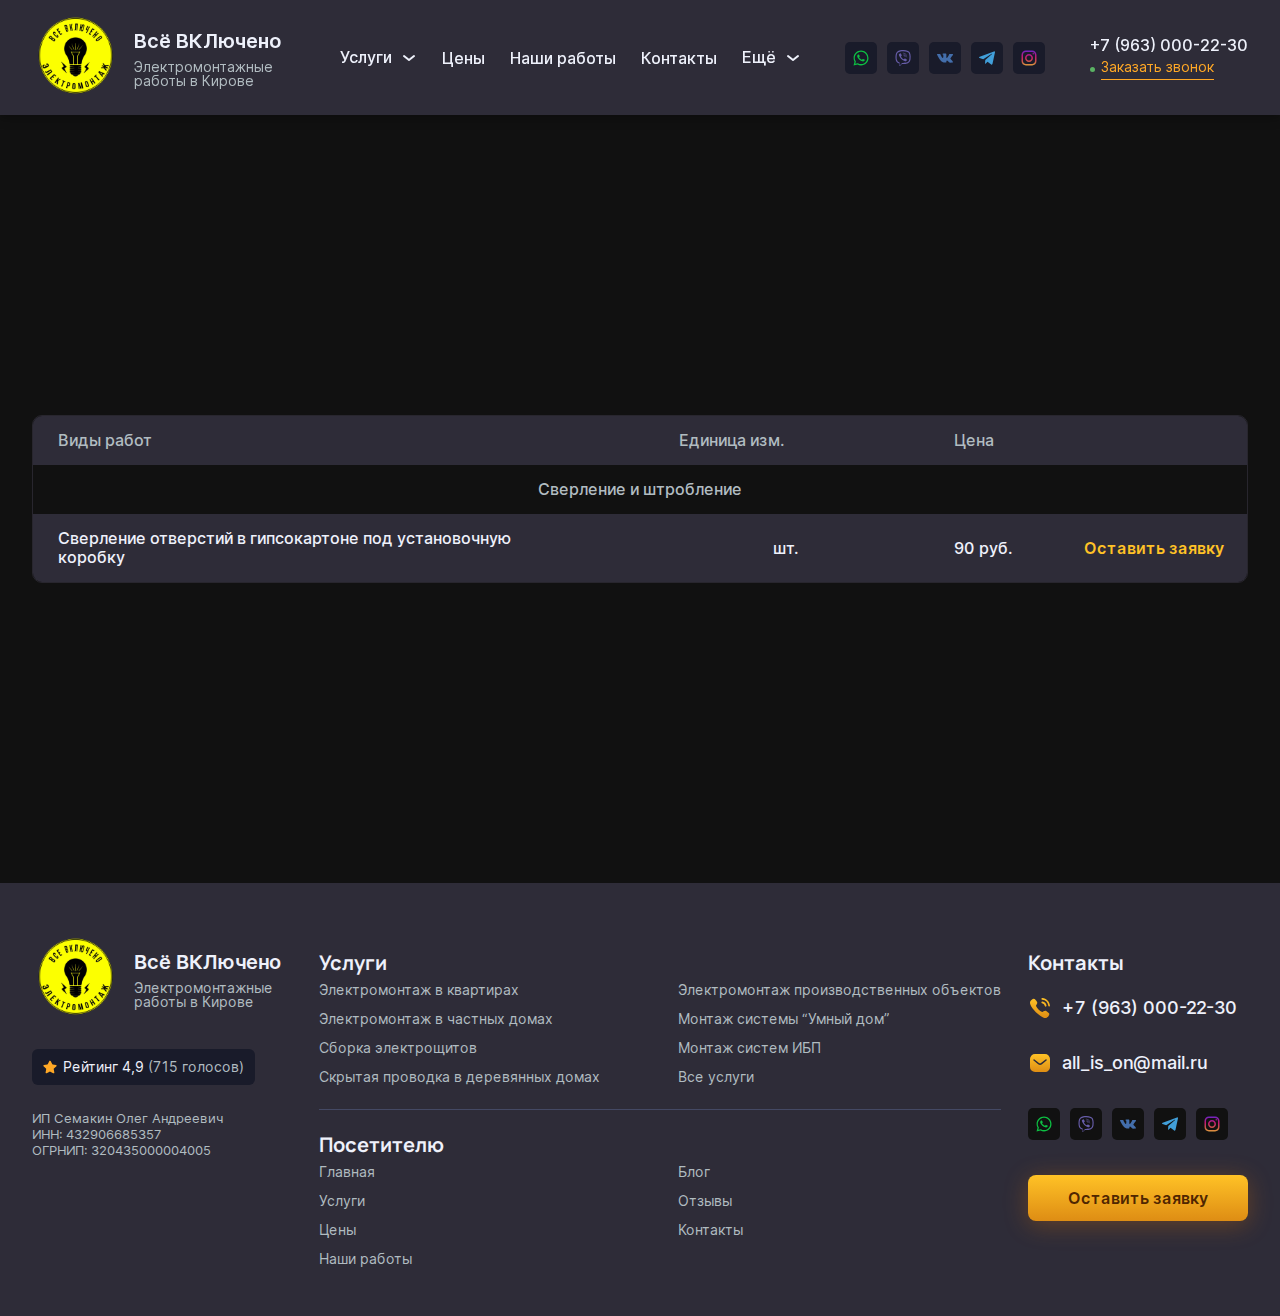
<file: ddddd.html>
<!doctype html>
<html lang="en">
<head>
	<meta charset="UTF-8">
	<!-- <base href="/"> -->
	<title>startHtml by Vyatka-it</title>
	<meta name="viewport" content="width=device-width, user-scalable=no, initial-scale=1.0, maximum-scale=1.0, minimum-scale=1.0">
	<meta http-equiv="X-UA-Compatible" content="ie=edge">
	<link rel="preconnect" href="https://fonts.googleapis.com">
	<link rel="preconnect" href="https://fonts.gstatic.com" crossorigin>
	<link href="https://fonts.googleapis.com/css2?family=Inter:wght@400;500;600&family=Manrope:wght@400;600;700&display=swap" rel="stylesheet">
	<link rel="icon" type="image/svg+xml" sizes="any" href="assets/images/favicon.png">
	<link rel="stylesheet" href="assets/app.min.css">
</head>
<body>
	<nav class="fix-header">
		<div class="wrap fix-header__wrap">
			<div class="fix-header__logo-container">
				<a class="fix-header__link" href="index.html">
					<picture>
						<source srcset="assets/images/header/logo-desctop.svg" media="(min-width: 768px)"  >
						<img class="fix-header__logo" src="assets/images/header/logo-mobile.svg" alt="My image" width="47" height="47">
					</picture>   
					<div class="fix-header__logo-contenst">
						<p class="fix-header__logo-title">Всё ВКЛючено</p>
						<p class="fix-header__logo-text">Электромонтажные <br> работы в Кирове</p>
					</div>					
				</a>
			</div>
			<div class="fix-header__box-button">
				<button class="fix-header__button" type="button">Меню</button>
				<div class="fix-header__menu-wrap">
					<div class="fix-header__menu-box">
						<h2 class="fix-header__title">Услуги</h2>
						<ul class="fix-header__menu-list">
							<li class="fix-header__menu-item">
								<a class="fix-header__menu-link" href="#">Электромонтаж в квартирах</a>
							</li>
							<li class="fix-header__menu-item">
								<a class="fix-header__menu-link" href="#">Электромонтаж производственных объектов</a>
							</li>
							<li class="fix-header__menu-item">
								<a class="fix-header__menu-link" href="#">Электромонтаж в частных домах</a>
							</li>
							<li class="fix-header__menu-item">
								<a class="fix-header__menu-link" href="#">Монтаж системы “Умный дом”</a>
							</li>
							<li class="fix-header__menu-item">
								<a class="fix-header__menu-link" href="#">Сборка электрощитов</a>
							</li>
							<li class="fix-header__menu-item">
								<a class="fix-header__menu-link" href="#">Монтаж систем ИБП</a>
							</li>
							<li class="fix-header__menu-item">
								<a class="fix-header__menu-link" href="#">Скрытая проводка в деревянных домах</a>
							</li>
							<li class="fix-header__menu-item">
								<a class="fix-header__menu-link" href="#">Монтаж систем ИБП</a>
							</li>
							<li class="fix-header__menu-item">
								<a class="fix-header__menu-link" href="#">Скрытая проводка в деревянных домах</a>
							</li>
							<li class="fix-header__menu-item">
								<a class="fix-header__menu-link" href="#">Скрытая проводка в деревянных домах</a>
							</li>
						</ul>
						<h2 class="fix-header__title">Посетителю</h2>
						<ul class="fix-header__menu-list">
							<li class="fix-header__menu-item">
								<a class="fix-header__menu-link" href="#">Главная</a>
							</li>
							<li class="fix-header__menu-item">
								<a class="fix-header__menu-link" href="#">Блог</a>
							</li>
							<li class="fix-header__menu-item">
								<a class="fix-header__menu-link" href="#">Услуги</a>
							</li>
							<li class="fix-header__menu-item">
								<a class="fix-header__menu-link" href="#">Отзывы</a>
							</li>
							<li class="fix-header__menu-item">
								<a class="fix-header__menu-link" href="#">Цены</a>
							</li>
							<li class="fix-header__menu-item">
								<a class="fix-header__menu-link" href="#">Контакты</a>
							</li>
							<li class="fix-header__menu-item">
								<a class="fix-header__menu-link" href="#">Наши работы</a>
							</li>
						</ul>
					</div>
				</div>
			</div>
			<ul class="fix-header__list">
				<li class="fix-header__item">
					<button class="fix-header__item-button" type="button" data-modal="request">Расчёт</button>
				</li>
				<li class="fix-header__item">
					<button class="fix-header__item-button" type="button" data-modal="measurement">Замер</button>
				</li>
				<li class="fix-header__item">
					<button class="fix-header__item-button" type="button" data-modal="consultation">Консультация</button>
				</li>
			</ul>
			<div class="fix-header__contact">
				<a class="fix-header__contact-tel" href="tel:+79630002230">+7 (963) 000-22-30</a>
				<button class="fix-header__button-call" data-modal="callback" type="button">Заказать звонок</button>
			</div>
		</div>

	</nav>
	<header class="header">	
		<div class="header__wrap wrap">
			<div class="header__logo-container">
				<a href="index.html">
					<picture>
						<source srcset="assets/images/header/logo-desctop.svg" media="(min-width: 768px)"  >
						<img class="header__logo" src="assets/images/header/logo-mobile.svg" alt="My image" width="47" height="47">
					</picture>   
					<div class="header__logo-contenst">
						<p class="header__logo-title">Всё ВКЛючено</p>
						<p class="header__logo-text">Электромонтажные <br> работы в Кирове</p>
					</div>					
				</a>
			</div>
			<div class="header__content">
				<ul class="header__list-navigation">
					<li class="header__item-navigation">
						<a class="header__item-navigation-link header__item-service" href="service.html">Услуги</a>
						<div class="header__service">
							<ul class="header__list-services"> 
								<li class="navigation__item-service"><a href="open-service.html">Электромонтаж в квартирах</a></li>
								<li class="navigation__item-service"><a href="page-service.html">Электромонтаж в частных домах</a></li>
								<li class="navigation__item-service"><a href="open-service.html">Сборка электрощитов</a></li>
								<li class="navigation__item-service"><a href="open-service.html">Скрытая проводка в деревянных домах</a></li>
								<li class="navigation__item-service"><a href="open-service.html">Скрытая проводка в деревянных домах</a></li>
								<li class="navigation__item-service"><a href="open-service.html">Скрытая проводка в деревянных домах</a></li>
								<li class="navigation__item-service"><a href="open-service.html">Электромонтаж производственных объектов</a></li>
								<li class="navigation__item-service"><a href="open-service.html">Монтаж системы “Умный дом”</a></li>
								<li class="navigation__item-service"><a href="open-service.html">Монтаж систем ИБП</a></li>
								<li class="navigation__item-service"><a href="open-service.html">Монтаж систем ИБП</a></li>
							</ul>	
						</div>
					</li>
					<li class="header__item-navigation"><a class="header__item-navigation-link" href="price.html">Цены</a></li>
					<li class="header__item-navigation"><a class="header__item-navigation-link" href="our-works.html">Наши работы</a></li>
					<li class="header__item-navigation"><a class="header__item-navigation-link" href="contact.html">Контакты</a></li>
					<li class="header__item-navigation">
						<a class="header__item-navigation-link header__item-service" href="#">Ещё</a>
						<div class="header__service">
							<ul class="header__list-services"> 
								<li class="navigation__item-service"><a href="reviews.html">Отзывы</a></li>
								<li class="navigation__item-service"><a href="blog.html">Блог</a></li>
							</ul>	
						</div>
					</li>
				</ul>
				<ul class="header__list-social">
					<li class="header__item-social">
						<a class="header__item-link whatsapp" href="">
							<svg width="32" height="32" fill="none" xmlns="http://www.w3.org/2000/svg"><rect width="32" height="32" rx="5" fill="#191B2A"/><path d="M21.334 10.69c-1.39-1.42-3.31-2.19-5.273-2.19-4.169 0-7.52 3.365-7.48 7.46 0 1.297.369 2.553.982 3.689L8.5 23.5l3.965-1.014a7.345 7.345 0 0 0 3.555.892c4.128 0 7.48-3.364 7.48-7.46a7.327 7.327 0 0 0-2.166-5.229ZM16.06 22.121c-1.103 0-2.207-.284-3.147-.852l-.245-.121-2.37.608.612-2.311-.163-.243c-1.798-2.879-.94-6.69 2.003-8.473 2.943-1.784 6.743-.933 8.542 1.986 1.798 2.92.94 6.69-2.003 8.473a5.995 5.995 0 0 1-3.229.933Zm3.597-4.5-.45-.203s-.653-.284-1.062-.487c-.041 0-.082-.04-.123-.04a.593.593 0 0 0-.286.081s-.04.04-.613.69a.225.225 0 0 1-.204.12h-.041a.311.311 0 0 1-.164-.08l-.204-.081c-.45-.203-.858-.446-1.185-.77-.082-.082-.205-.163-.287-.244-.286-.284-.572-.608-.776-.973l-.04-.08c-.042-.041-.042-.082-.083-.163 0-.081 0-.162.041-.203 0 0 .164-.203.286-.324.082-.081.123-.203.205-.284.081-.121.122-.284.081-.405-.04-.203-.53-1.298-.653-1.54a.473.473 0 0 0-.287-.204h-.449c-.082 0-.164.041-.246.041l-.04.04c-.082.041-.164.122-.246.163-.081.08-.122.162-.204.243-.286.365-.45.81-.45 1.257 0 .324.082.648.205.932l.04.122c.369.77.859 1.46 1.513 2.067l.164.162c.122.122.245.203.326.325a7.324 7.324 0 0 0 2.943 1.54c.123.04.286.04.409.081h.409c.204 0 .45-.08.613-.162.122-.08.204-.08.286-.162l.082-.081c.081-.081.163-.122.245-.203a1.05 1.05 0 0 0 .204-.243c.082-.162.123-.365.164-.567v-.284s-.041-.04-.123-.081Z" fill="#0DC143"/></svg>
						</a>
					</li>
					<li class="header__item-social">
						<a class="header__item-link viber" href="">
							<svg width="32" height="32" fill="none" xmlns="http://www.w3.org/2000/svg"><rect width="32" height="32" rx="5" fill="#191B2A"/><path d="M21.967 9.561c-.397-.365-2.004-1.533-5.586-1.55 0 0-4.223-.255-6.28 1.633-1.147 1.146-1.55 2.82-1.592 4.901-.042 2.078-.096 5.974 3.66 7.03h.002l-.003 1.61s-.022.653.407.785c.518.16.825-.337 1.322-.871.272-.295.646-.724.931-1.053 2.568.214 4.543-.279 4.767-.352.518-.17 3.454-.545 3.93-4.44.494-4.008-.24-6.547-1.558-7.693Zm.435 7.41c-.403 3.253-2.782 3.458-3.22 3.599-.186.06-1.92.493-4.104.349 0 0-1.626 1.962-2.132 2.471-.08.08-.173.112-.234.096-.086-.022-.112-.125-.109-.275 0-.218.013-2.68.013-2.68-.003 0-.003 0 0 0-3.179-.88-2.993-4.196-2.958-5.931.036-1.735.362-3.16 1.332-4.117 1.738-1.575 5.327-1.341 5.327-1.341 3.028.012 4.478.925 4.814 1.229 1.117.96 1.687 3.25 1.271 6.6Z" fill="#675DA9"/><path d="M17.857 14.66a.203.203 0 0 1-.202-.192c-.035-.688-.359-1.024-1.018-1.06a.204.204 0 0 1 .022-.406c.871.048 1.358.548 1.402 1.444a.2.2 0 0 1-.192.211c-.006.004-.01.004-.012.004Z" fill="#675DA9"/><path d="M18.894 15.006h-.003a.204.204 0 0 1-.199-.208c.016-.691-.182-1.251-.605-1.712-.42-.461-.999-.711-1.764-.766a.201.201 0 0 1-.186-.217.201.201 0 0 1 .218-.186c.864.064 1.546.365 2.033.896.49.535.727 1.204.71 1.995a.205.205 0 0 1-.204.198Z" fill="#675DA9"/><path d="M19.956 15.422a.2.2 0 0 1-.201-.201c-.01-1.24-.365-2.184-1.089-2.891-.713-.698-1.62-1.053-2.685-1.063a.204.204 0 0 1 0-.406c1.175.01 2.173.403 2.964 1.178.794.774 1.2 1.844 1.213 3.175a.2.2 0 0 1-.202.208c.004 0 .004 0 0 0Zm-3.271 1.745s.285.026.439-.163l.297-.375c.144-.186.493-.304.832-.115.19.106.532.317.743.474.227.166.688.55.692.553.22.186.272.458.121.75v.006a3.124 3.124 0 0 1-.62.765c-.004 0-.004.003-.007.003-.215.18-.426.282-.63.304-.026.007-.055.007-.094.007a.872.872 0 0 1-.268-.042l-.007-.01c-.32-.09-.852-.313-1.735-.803a10.31 10.31 0 0 1-1.46-.963 7.479 7.479 0 0 1-.678-.605l-.023-.023-.022-.022-.023-.023a8.04 8.04 0 0 1-.582-.656 10.128 10.128 0 0 1-.964-1.46c-.49-.886-.714-1.418-.803-1.735l-.01-.006a.87.87 0 0 1-.041-.269c0-.039 0-.067.006-.093.025-.208.128-.416.304-.63 0-.004.003-.004.003-.007.237-.262.493-.467.765-.62h.007c.288-.151.56-.1.749.12 0 0 .387.465.554.692.156.215.368.554.473.743.19.34.07.688-.115.832l-.374.298c-.19.154-.164.438-.164.438s.554 2.107 2.635 2.635Z" fill="#675DA9"/></svg>
						</a>
					</li>
					<li class=" header__item-social">
						<a class="header__item-link vk" href="">
							<svg width="32" height="32" fill="none" xmlns="http://www.w3.org/2000/svg"><rect width="32" height="32" rx="5" fill="#191B2A"/><path d="M23.915 19.757a1.08 1.08 0 0 0-.054-.104c-.278-.501-.808-1.116-1.591-1.844l-.017-.017-.008-.008-.008-.009h-.009a9.828 9.828 0 0 1-.675-.684c-.172-.222-.21-.448-.116-.676.066-.172.316-.536.75-1.093.227-.294.408-.53.54-.709.962-1.28 1.378-2.097 1.25-2.453l-.05-.083c-.032-.05-.119-.096-.257-.138a1.31 1.31 0 0 0-.534-.02l-2.399.016a.31.31 0 0 0-.166.004l-.109.025-.041.021-.034.025a.37.37 0 0 0-.091.088.573.573 0 0 0-.083.146 13.638 13.638 0 0 1-.892 1.877 17.82 17.82 0 0 1-.566.897c-.172.253-.317.44-.433.56a3.122 3.122 0 0 1-.317.287c-.095.072-.167.103-.217.092a6.325 6.325 0 0 1-.141-.034.554.554 0 0 1-.188-.204.916.916 0 0 1-.096-.325 3.586 3.586 0 0 1-.029-.338 7.09 7.09 0 0 1 .005-.401c.005-.172.008-.29.008-.35 0-.212.004-.441.012-.689l.021-.588c.006-.145.008-.298.008-.459 0-.161-.01-.288-.029-.38a1.305 1.305 0 0 0-.087-.267.448.448 0 0 0-.17-.2.96.96 0 0 0-.28-.112 5.535 5.535 0 0 0-1.124-.109c-1.034-.01-1.697.056-1.992.2a1.122 1.122 0 0 0-.316.25c-.1.123-.114.19-.042.2.333.05.57.17.708.36l.05.1c.04.072.078.2.117.384.039.183.064.386.075.609a6.44 6.44 0 0 1 0 1.043c-.028.289-.054.514-.08.675a1.354 1.354 0 0 1-.212.576.145.145 0 0 1-.041.042.624.624 0 0 1-.225.042c-.078 0-.172-.04-.284-.117a2.003 2.003 0 0 1-.345-.322 4.294 4.294 0 0 1-.404-.571 9.962 9.962 0 0 1-.467-.868l-.133-.242a20.84 20.84 0 0 1-.341-.68 13.122 13.122 0 0 1-.384-.863.55.55 0 0 0-.2-.267l-.041-.025a.878.878 0 0 0-.325-.125l-2.283.016c-.233 0-.391.053-.475.159l-.033.05A.27.27 0 0 0 8 12.26c0 .061.017.136.05.226.333.784.696 1.54 1.087 2.269.392.728.732 1.315 1.02 1.76.29.445.584.865.884 1.26.3.395.498.648.595.76.097.11.174.194.23.25l.208.2c.133.133.329.293.587.48.258.186.544.37.858.55.314.181.679.328 1.095.442.417.115.822.16 1.217.138h.958c.194-.017.341-.078.441-.183l.033-.042a.554.554 0 0 0 .063-.154.832.832 0 0 0 .029-.23 2.75 2.75 0 0 1 .054-.646 1.71 1.71 0 0 1 .142-.434 1.066 1.066 0 0 1 .32-.367.543.543 0 0 1 .067-.03c.133-.044.29 0 .471.13.18.13.35.292.508.484.159.192.349.407.57.646.223.24.417.418.584.535l.166.1c.112.067.256.128.434.183.177.056.333.07.466.042l2.133-.033c.21 0 .375-.035.491-.105.117-.07.186-.146.209-.23a.646.646 0 0 0 .004-.283 1.06 1.06 0 0 0-.059-.221Z" fill="#436EAB"/></svg>
						</a>
					</li>
					<li class="header__item-social">
						<a class="header__item-link telegram" href="">
							<svg width="32" height="32" fill="none" xmlns="http://www.w3.org/2000/svg"><rect width="32" height="32" rx="5" fill="#191B2A"/><g clip-path="url(#a)"><path d="m14.278 18.12-.265 3.723c.379 0 .543-.162.74-.358l1.775-1.696 3.678 2.694c.675.376 1.15.178 1.332-.621l2.415-11.315c.215-.998-.36-1.388-1.017-1.143L8.743 14.838c-.97.376-.954.916-.165 1.16l3.629 1.13 8.428-5.275c.397-.262.757-.117.46.146l-6.817 6.122Z" fill="#419FD9"/></g><defs><clipPath id="a"><path fill="#fff" transform="translate(8 8)" d="M0 0h16v16H0z"/></clipPath></defs></svg>
						</a>
					</li>
					<li class="header__item-social">
						<a class="header__item-link insagram" href="">
							<svg width="32" height="32" viewBox="0 0 32 32" fill="none" xmlns="http://www.w3.org/2000/svg">
								<rect width="32" height="32" rx="5" fill="#191B2A"/>
								<path d="M19.0314 8.5H12.9686C10.5046 8.5 8.5 10.5046 8.5 12.9686V19.0314C8.5 21.4954 10.5046 23.5 12.9686 23.5H19.0314C21.4954 23.5 23.5 21.4954 23.5 19.0314V12.9686C23.5 10.5046 21.4954 8.5 19.0314 8.5ZM21.991 19.0314C21.991 20.6659 20.6659 21.991 19.0314 21.991H12.9686C11.3341 21.991 10.009 20.6659 10.009 19.0314V12.9686C10.009 11.334 11.3341 10.009 12.9686 10.009H19.0314C20.6659 10.009 21.991 11.334 21.991 12.9686V19.0314Z" fill="url(#paint0_linear_499:6110)"/>
								<path d="M16 12C13.7944 12 12 13.7944 12 16C12 18.2056 13.7944 20 16 20C18.2056 20 20 18.2056 20 16C20 13.7944 18.2056 12 16 12ZM16 18.4442C14.6501 18.4442 13.5559 17.3499 13.5559 16C13.5559 14.6501 14.6502 13.5559 16 13.5559C17.3499 13.5559 18.4441 14.6501 18.4441 16C18.4441 17.3499 17.3498 18.4442 16 18.4442Z" fill="url(#paint1_linear_499:6110)"/>
								<path d="M20.25 12.5C20.6642 12.5 21 12.1642 21 11.75C21 11.3358 20.6642 11 20.25 11C19.8358 11 19.5 11.3358 19.5 11.75C19.5 12.1642 19.8358 12.5 20.25 12.5Z" fill="url(#paint2_linear_499:6110)"/>
								<defs>
								<linearGradient id="paint0_linear_499:6110" x1="16" y1="23.4563" x2="16" y2="8.61651" gradientUnits="userSpaceOnUse">
								<stop stop-color="#E09B3D"/>
								<stop offset="0.3" stop-color="#C74C4D"/>
								<stop offset="0.6" stop-color="#C21975"/>
								<stop offset="1" stop-color="#7024C4"/>
								</linearGradient>
								<linearGradient id="paint1_linear_499:6110" x1="16" y1="23.6879" x2="16" y2="8.38723" gradientUnits="userSpaceOnUse">
								<stop stop-color="#E09B3D"/>
								<stop offset="0.3" stop-color="#C74C4D"/>
								<stop offset="0.6" stop-color="#C21975"/>
								<stop offset="1" stop-color="#7024C4"/>
								</linearGradient>
								<linearGradient id="paint2_linear_499:6110" x1="20.25" y1="20.8721" x2="20.25" y2="8.89956" gradientUnits="userSpaceOnUse">
								<stop stop-color="#E09B3D"/>
								<stop offset="0.3" stop-color="#C74C4D"/>
								<stop offset="0.6" stop-color="#C21975"/>
								<stop offset="1" stop-color="#7024C4"/>
								</linearGradient>
								</defs>
								</svg>
								
						</a>
					</li>
				</ul>
				<div class="header__contact">
					<a class="header__contact-tel" href="tel:+79630002230">+7 (963) 000-22-30</a>
					<button class="header__button-call" data-modal="callback" type="button">Заказать звонок</button>
				</div>
			</div>
			<a class="header__tel-mobile" href="tel:"></a>
			<button class="header__button-nav" type="button"></button>
			<div class="header__nav-mobile">
				<h2 class="header__nav-title">Меню</h2>
				<ul class="header__list-mobile">
					<li class="header__item-mobile header__item-mobile-servise">
						<div class="header__item-mobile-box">
							<a href="service.html">Услуги</a><span class="open-nav"></span>
						</div>
							<ul class="header__nav-list">
								<li class="header__nav-item"><a href="open-service.html">Электромонтаж в квартирах</a></li>
								<li class="header__nav-item"><a href="page-service.html">Электромонтаж в квартирах</a></li>
								<li class="header__nav-item"><a href="open-service.html">Электромонтаж в квартирах</a></li>
								<li class="header__nav-item"><a href="page-service.html">Электромонтаж в квартирах</a></li>
								<li class="header__nav-item"><a href="open-service.html">Электромонтаж в квартирах</a></li>
							</ul>
					</li>
					<li class="header__item-mobile"><a href="price.html">Цены</a></li>
					<li class="header__item-mobile"><a href="our-works.html">Наши работы</a></li>
					<li class="header__item-mobile"><a href="contact.html">Контакты</a></li>
					<li class="header__item-mobile"><a href="blog.html">Блог команды</a></li>
					<li class="header__item-mobile"><a href="reviews.html">Отзывы</a></li>
				</ul>
				<ul class="header__list-social-mobile">
					<li class="header__item-social-mobile">
						<a class="whatsapp" href="#">
							<svg width="32" height="32" viewBox="0 0 32 32" fill="none" xmlns="http://www.w3.org/2000/svg">
								<rect width="32" height="32" rx="5" fill="#111111"/>
								<path d="M21.3338 10.6892C19.9441 9.27027 18.0232 8.5 16.0613 8.5C11.8924 8.5 8.54087 11.8649 8.58174 15.9595C8.58174 17.2568 8.94959 18.5135 9.56267 19.6486L8.5 23.5L12.4646 22.4865C13.5681 23.0946 14.7943 23.3784 16.0204 23.3784C20.1485 23.3784 23.5 20.0135 23.5 15.9189C23.5 13.9324 22.7234 12.0676 21.3338 10.6892ZM16.0613 22.1216C14.9578 22.1216 13.8542 21.8378 12.9142 21.2703L12.6689 21.1486L10.2984 21.7568L10.9114 19.4459L10.748 19.2027C8.94959 16.3243 9.8079 12.5135 12.7507 10.7297C15.6935 8.94595 19.4945 9.7973 21.2929 12.7162C23.0913 15.6351 22.233 19.4054 19.2902 21.1892C18.3501 21.7973 17.2057 22.1216 16.0613 22.1216ZM19.658 17.6216L19.2084 17.4189C19.2084 17.4189 18.5545 17.1351 18.1458 16.9324C18.1049 16.9324 18.064 16.8919 18.0232 16.8919C17.9005 16.8919 17.8188 16.9324 17.7371 16.973C17.7371 16.973 17.6962 17.0135 17.124 17.6622C17.0831 17.7432 17.0014 17.7838 16.9196 17.7838H16.8787C16.8379 17.7838 16.7561 17.7432 16.7153 17.7027L16.5109 17.6216C16.0613 17.4189 15.6526 17.1757 15.3256 16.8514C15.2439 16.7703 15.1213 16.6892 15.0395 16.6081C14.7534 16.3243 14.4673 16 14.2629 15.6351L14.2221 15.5541C14.1812 15.5135 14.1812 15.473 14.1403 15.3919C14.1403 15.3108 14.1403 15.2297 14.1812 15.1892C14.1812 15.1892 14.3447 14.9865 14.4673 14.8649C14.549 14.7838 14.5899 14.6622 14.6717 14.5811C14.7534 14.4595 14.7943 14.2973 14.7534 14.1757C14.7125 13.973 14.2221 12.8784 14.0995 12.6351C14.0177 12.5135 13.936 12.473 13.8134 12.4324H13.6907C13.609 12.4324 13.4864 12.4324 13.3638 12.4324C13.282 12.4324 13.2003 12.473 13.1185 12.473L13.0777 12.5135C12.9959 12.5541 12.9142 12.6351 12.8324 12.6757C12.7507 12.7568 12.7098 12.8378 12.6281 12.9189C12.342 13.2838 12.1785 13.7297 12.1785 14.1757C12.1785 14.5 12.2602 14.8243 12.3828 15.1081L12.4237 15.2297C12.7916 16 13.282 16.6892 13.936 17.2973L14.0995 17.4595C14.2221 17.5811 14.3447 17.6622 14.4264 17.7838C15.2847 18.5135 16.2657 19.0405 17.3692 19.3243C17.4918 19.3649 17.6553 19.3649 17.7779 19.4054C17.9005 19.4054 18.064 19.4054 18.1866 19.4054C18.391 19.4054 18.6362 19.3243 18.7997 19.2432C18.9223 19.1622 19.0041 19.1622 19.0858 19.0811L19.1676 19C19.2493 18.9189 19.3311 18.8784 19.4128 18.7973C19.4946 18.7162 19.5763 18.6351 19.6172 18.5541C19.6989 18.3919 19.7398 18.1892 19.7807 17.9865C19.7807 17.9054 19.7807 17.7838 19.7807 17.7027C19.7807 17.7027 19.7398 17.6622 19.658 17.6216Z" fill="#0DC143"/>
							</svg>	
						</a>
					</li>
					<li class="header__item-social-mobile">
						<a class="viber" href="#">
							<svg width="32" height="32" viewBox="0 0 32 32" fill="none" xmlns="http://www.w3.org/2000/svg">
								<rect width="32" height="32" rx="5" fill="#111111"/>
								<path d="M21.9668 9.56102C21.5699 9.19609 19.9629 8.02766 16.3808 8.01166C16.3808 8.01166 12.1585 7.75556 10.1001 9.64425C8.95408 10.7903 8.55073 12.4645 8.50912 14.5452C8.4675 16.6228 8.41308 20.5186 12.1681 21.575H12.1713L12.1681 23.1852C12.1681 23.1852 12.1456 23.8382 12.5746 23.9695C13.0932 24.1295 13.4005 23.6334 13.8967 23.0988C14.1688 22.8043 14.5433 22.3753 14.8282 22.0456C17.3956 22.2601 19.3707 21.7671 19.5948 21.6935C20.1134 21.5238 23.0488 21.1493 23.5258 17.2534C24.0188 13.2456 23.2857 10.707 21.9668 9.56102ZM22.4022 16.9717C21.9988 20.2241 19.6204 20.429 19.1818 20.5698C18.9962 20.6307 17.2611 21.0628 15.0779 20.9188C15.0779 20.9188 13.4517 22.8811 12.9459 23.3901C12.8659 23.4701 12.7731 23.5021 12.7123 23.4861C12.6258 23.4637 12.6002 23.3613 12.6034 23.2108C12.6034 22.9931 12.6162 20.5314 12.6162 20.5314C12.613 20.5314 12.613 20.5314 12.6162 20.5314C9.43746 19.6511 9.62312 16.3347 9.65834 14.5997C9.69355 12.8646 10.0201 11.4401 10.99 10.483C12.7283 8.90798 16.3168 9.14167 16.3168 9.14167C19.3451 9.15447 20.7952 10.0668 21.1313 10.3709C22.2485 11.3313 22.8183 13.6201 22.4022 16.9717Z" fill="#675DA9"/>
								<path d="M17.8565 14.6605C17.7509 14.6605 17.6613 14.5773 17.6549 14.4684C17.6197 13.7802 17.2963 13.444 16.6369 13.4088C16.5249 13.4024 16.4384 13.3064 16.4448 13.1944C16.4512 13.0823 16.5473 12.9959 16.6593 13.0023C17.53 13.0503 18.0166 13.5497 18.0614 14.446C18.0678 14.5581 17.9814 14.6541 17.8694 14.6573C17.863 14.6605 17.8597 14.6605 17.8565 14.6605Z" fill="#675DA9"/>
								<path d="M18.8937 15.0063H18.8905C18.7785 15.0031 18.6888 14.9103 18.692 14.7982C18.708 14.1068 18.5096 13.5466 18.087 13.0856C17.6677 12.6246 17.0883 12.3749 16.3232 12.3205C16.2111 12.3109 16.1279 12.2149 16.1375 12.1028C16.1471 11.9908 16.2431 11.9076 16.3552 11.9172C17.2195 11.9812 17.9014 12.2821 18.3879 12.8135C18.8777 13.3481 19.1146 14.0171 19.0986 14.8078C19.0954 14.9199 19.0026 15.0063 18.8937 15.0063Z" fill="#675DA9"/>
								<path d="M19.9565 15.4223C19.8445 15.4223 19.7548 15.3327 19.7548 15.2207C19.7452 13.9818 19.3899 13.0375 18.6664 12.33C17.9526 11.6322 17.0466 11.2768 15.9806 11.2672C15.8686 11.2672 15.779 11.1744 15.779 11.0624C15.779 10.9503 15.8718 10.8607 15.9806 10.8607C17.1555 10.8703 18.1542 11.264 18.9449 12.0387C19.7388 12.8134 20.1454 13.8826 20.1582 15.2143C20.1614 15.3295 20.0717 15.4223 19.9565 15.4223C19.9597 15.4223 19.9597 15.4223 19.9565 15.4223Z" fill="#675DA9"/>
								<path d="M16.6849 17.167C16.6849 17.167 16.9698 17.1926 17.1235 17.0037L17.4212 16.6292C17.5652 16.4435 17.9142 16.3251 18.2535 16.5139C18.4424 16.6196 18.7849 16.8308 18.9962 16.9877C19.2234 17.1542 19.6844 17.5383 19.6876 17.5415C19.9085 17.7272 19.9597 17.9993 19.8093 18.2906C19.8093 18.2906 19.8093 18.2938 19.8093 18.297C19.6556 18.5691 19.4475 18.8252 19.1882 19.0621C19.185 19.0621 19.185 19.0653 19.1818 19.0653C18.9673 19.2445 18.7561 19.347 18.5512 19.3694C18.5256 19.3758 18.4968 19.3758 18.4584 19.3758C18.3687 19.3758 18.2791 19.363 18.1895 19.3342L18.1831 19.3246C17.8629 19.2349 17.3315 19.0108 16.448 18.5211C15.8718 18.2041 15.3948 17.8808 14.9883 17.5575C14.7738 17.3878 14.5561 17.199 14.332 16.9749C14.3256 16.9685 14.316 16.9589 14.3096 16.9525C14.3032 16.9461 14.2936 16.9365 14.2872 16.9301C14.2808 16.9237 14.2712 16.9141 14.2648 16.9077C14.2584 16.9013 14.2488 16.8917 14.2424 16.8853C14.0215 16.6612 13.8295 16.4435 13.6598 16.229C13.3365 15.8257 13.0132 15.3455 12.6962 14.7693C12.2065 13.8826 11.9824 13.3512 11.8928 13.0343L11.8832 13.0279C11.8543 12.9382 11.8415 12.8486 11.8415 12.759C11.8415 12.7205 11.8415 12.6917 11.8479 12.6661C11.8735 12.458 11.976 12.25 12.1521 12.0355C12.1521 12.0323 12.1553 12.0323 12.1553 12.0291C12.3921 11.7666 12.6482 11.5617 12.9203 11.4081C12.9203 11.4081 12.9235 11.4081 12.9267 11.4081C13.2148 11.2576 13.4869 11.3088 13.6758 11.5297C13.6758 11.5297 14.0631 11.9939 14.2296 12.2212C14.3865 12.4356 14.5977 12.775 14.7034 12.9638C14.8923 13.3032 14.7738 13.6521 14.5881 13.7961L14.2136 14.0938C14.0247 14.2475 14.0503 14.5324 14.0503 14.5324C14.0503 14.5324 14.6041 16.6388 16.6849 17.167Z" fill="#675DA9"/>
							</svg>	
						</a>
					</li>
					<li class="header__item-social-mobile">
						<a class="vk" href="#">
							<svg width="32" height="32" viewBox="0 0 32 32" fill="none" xmlns="http://www.w3.org/2000/svg">
								<rect width="32" height="32" rx="5" fill="#111111"/>
								<path d="M23.9151 19.757C23.8958 19.7152 23.8777 19.6805 23.8609 19.6527C23.5833 19.152 23.0528 18.5373 22.2698 17.8087L22.2533 17.792L22.245 17.7838L22.2366 17.7754H22.2282C21.8728 17.4361 21.6478 17.208 21.5535 17.0911C21.3811 16.8686 21.3424 16.6434 21.4367 16.4152C21.5033 16.2428 21.7534 15.8787 22.1864 15.3224C22.4142 15.0275 22.5946 14.7912 22.7279 14.6132C23.6887 13.3338 24.1053 12.5163 23.9775 12.1602L23.9279 12.077C23.8945 12.0269 23.8084 11.9811 23.6698 11.9393C23.5308 11.8976 23.3531 11.8907 23.1364 11.9185L20.7373 11.9351C20.6985 11.9213 20.643 11.9226 20.5707 11.9393C20.4984 11.956 20.4623 11.9644 20.4623 11.9644L20.4206 11.9853L20.3874 12.0104C20.3596 12.027 20.3291 12.0562 20.2957 12.098C20.2626 12.1395 20.2348 12.1883 20.2126 12.244C19.9514 12.917 19.6545 13.5427 19.3212 14.1212C19.1157 14.4661 18.9269 14.765 18.7546 15.0181C18.5825 15.2712 18.4381 15.4576 18.3215 15.5771C18.2048 15.6967 18.0995 15.7925 18.0049 15.8649C17.9104 15.9373 17.8383 15.9679 17.7884 15.9567C17.7384 15.9455 17.6913 15.9344 17.6466 15.9233C17.5689 15.8732 17.5064 15.8051 17.4593 15.7189C17.412 15.6327 17.3801 15.5242 17.3635 15.3935C17.3469 15.2627 17.3371 15.1501 17.3343 15.0555C17.3317 14.9611 17.3329 14.8274 17.3385 14.655C17.3443 14.4825 17.3469 14.3658 17.3469 14.3046C17.3469 14.0932 17.351 13.8638 17.3593 13.6162C17.3677 13.3687 17.3745 13.1726 17.3802 13.0281C17.3858 12.8835 17.3884 12.7305 17.3884 12.5692C17.3884 12.4079 17.3786 12.2814 17.3593 12.1895C17.3401 12.0978 17.3107 12.0088 17.272 11.9225C17.2331 11.8363 17.1761 11.7696 17.1012 11.7223C17.0263 11.675 16.9331 11.6375 16.8222 11.6096C16.5278 11.5429 16.153 11.5068 15.6975 11.5012C14.6645 11.4901 14.0008 11.5569 13.7065 11.7015C13.5899 11.7626 13.4843 11.8461 13.39 11.9517C13.29 12.0741 13.276 12.1409 13.3482 12.1519C13.6815 12.2019 13.9174 12.3215 14.0563 12.5106L14.1063 12.6109C14.1452 12.6831 14.1841 12.8111 14.223 12.9947C14.2618 13.1782 14.2869 13.3812 14.2979 13.6036C14.3256 14.0097 14.3256 14.3573 14.2979 14.6465C14.2701 14.9358 14.2438 15.1611 14.2188 15.3224C14.1937 15.4837 14.1563 15.6144 14.1063 15.7145C14.0563 15.8146 14.023 15.8758 14.0063 15.898C13.9896 15.9202 13.9757 15.9342 13.9647 15.9397C13.8925 15.9674 13.8174 15.9815 13.7397 15.9815C13.6619 15.9815 13.5676 15.9426 13.4565 15.8646C13.3455 15.7867 13.2303 15.6797 13.1108 15.5434C12.9914 15.4071 12.8567 15.2166 12.7067 14.9719C12.5568 14.7272 12.4013 14.4379 12.2403 14.1042L12.107 13.8622C12.0237 13.7065 11.9099 13.4798 11.7655 13.1823C11.621 12.8846 11.4933 12.5967 11.3823 12.3186C11.3379 12.2018 11.2712 12.1129 11.1824 12.0517L11.1407 12.0266C11.113 12.0044 11.0685 11.9808 11.0074 11.9556C10.9463 11.9305 10.8825 11.9125 10.8158 11.9015L8.53326 11.9181C8.30001 11.9181 8.14175 11.971 8.05841 12.0767L8.02506 12.1267C8.0084 12.1545 8 12.199 8 12.2602C8 12.3214 8.01666 12.3965 8.05001 12.4855C8.38322 13.2698 8.74558 14.0262 9.13709 14.7549C9.5286 15.4835 9.86882 16.0705 10.1575 16.5152C10.4463 16.9603 10.7407 17.3803 11.0406 17.7751C11.3405 18.17 11.539 18.4231 11.6362 18.5343C11.7334 18.6457 11.8098 18.729 11.8653 18.7846L12.0736 18.9848C12.2069 19.1184 12.4026 19.2783 12.6609 19.4646C12.9192 19.651 13.2052 19.8345 13.519 20.0154C13.8328 20.1961 14.1979 20.3435 14.6145 20.4575C15.031 20.5716 15.4364 20.6174 15.8307 20.5953H16.7887C16.983 20.5785 17.1302 20.5173 17.2303 20.4117L17.2634 20.3698C17.2857 20.3366 17.3066 20.2851 17.3259 20.2157C17.3453 20.1461 17.355 20.0695 17.355 19.9862C17.3493 19.7471 17.3675 19.5316 17.4091 19.3397C17.4506 19.1479 17.4979 19.0032 17.5508 18.9058C17.6037 18.8085 17.6634 18.7264 17.7299 18.6598C17.7965 18.5931 17.8439 18.5527 17.8717 18.5388C17.8994 18.5248 17.9215 18.5153 17.9382 18.5096C18.0714 18.4651 18.2283 18.5082 18.409 18.639C18.5895 18.7698 18.7588 18.9312 18.9172 19.123C19.0755 19.315 19.2657 19.5304 19.4878 19.7695C19.71 20.0087 19.9043 20.1866 20.0709 20.3035L20.2374 20.4037C20.3487 20.4705 20.4931 20.5317 20.6708 20.5873C20.8482 20.6428 21.0037 20.6568 21.1372 20.629L23.2697 20.5957C23.4807 20.5957 23.6448 20.5607 23.7612 20.4913C23.8779 20.4217 23.9472 20.3451 23.9695 20.2618C23.9918 20.1784 23.993 20.0838 23.9737 19.978C23.954 19.8725 23.9345 19.7987 23.9151 19.757Z" fill="#436EAB"/>
							</svg>
						</a>
					</li>
					<li class="header__item-social-mobile">
						<a class="telegram" href="#">
							<svg width="32" height="32" viewBox="0 0 32 32" fill="none" xmlns="http://www.w3.org/2000/svg">
								<rect width="32" height="32" rx="5" fill="#111111"/>
								<g clip-path="url(#clip0_440:7979)">
								<path d="M14.2781 18.1206L14.0135 21.8433C14.3921 21.8433 14.5561 21.6806 14.7528 21.4853L16.5281 19.7886L20.2068 22.4826C20.8815 22.8586 21.3568 22.6606 21.5388 21.8619L23.9535 10.5473L23.9541 10.5466C24.1681 9.54928 23.5935 9.15928 22.9361 9.40394L8.74279 14.8379C7.77412 15.2139 7.78879 15.7539 8.57812 15.9986L12.2068 17.1273L20.6355 11.8533C21.0321 11.5906 21.3928 11.7359 21.0961 11.9986L14.2781 18.1206Z" fill="#419FD9"/>
								</g>
								<defs>
								<clipPath id="clip0_440:7979">
								<rect width="16" height="16" fill="white" transform="translate(8 8)"/>
								</clipPath>
								</defs>
							</svg>
						</a>
					</li>
					<li class="header__item-social-mobile">
						<a class="insagram" href="#">
							<svg width="32" height="32" viewBox="0 0 32 32" fill="none" xmlns="http://www.w3.org/2000/svg">
								<rect width="32" height="32" rx="5" fill="#111111"/>
								<path d="M19.0314 8.5H12.9686C10.5046 8.5 8.5 10.5046 8.5 12.9686V19.0314C8.5 21.4954 10.5046 23.5 12.9686 23.5H19.0314C21.4954 23.5 23.5 21.4954 23.5 19.0314V12.9686C23.5 10.5046 21.4954 8.5 19.0314 8.5ZM21.991 19.0314C21.991 20.6659 20.6659 21.991 19.0314 21.991H12.9686C11.3341 21.991 10.009 20.6659 10.009 19.0314V12.9686C10.009 11.334 11.3341 10.009 12.9686 10.009H19.0314C20.6659 10.009 21.991 11.334 21.991 12.9686V19.0314Z" fill="url(#paint0_linear_440:7982)"/>
								<path d="M16 12C13.7944 12 12 13.7944 12 16C12 18.2056 13.7944 20 16 20C18.2056 20 20 18.2056 20 16C20 13.7944 18.2056 12 16 12ZM16 18.4442C14.6501 18.4442 13.5559 17.3499 13.5559 16C13.5559 14.6501 14.6502 13.5559 16 13.5559C17.3499 13.5559 18.4441 14.6501 18.4441 16C18.4441 17.3499 17.3498 18.4442 16 18.4442Z" fill="url(#paint1_linear_440:7982)"/>
								<path d="M20.25 12.5C20.6642 12.5 21 12.1642 21 11.75C21 11.3358 20.6642 11 20.25 11C19.8358 11 19.5 11.3358 19.5 11.75C19.5 12.1642 19.8358 12.5 20.25 12.5Z" fill="url(#paint2_linear_440:7982)"/>
								<defs>
								<linearGradient id="paint0_linear_440:7982" x1="16" y1="23.4563" x2="16" y2="8.61651" gradientUnits="userSpaceOnUse">
								<stop stop-color="#E09B3D"/>
								<stop offset="0.3" stop-color="#C74C4D"/>
								<stop offset="0.6" stop-color="#C21975"/>
								<stop offset="1" stop-color="#7024C4"/>
								</linearGradient>
								<linearGradient id="paint1_linear_440:7982" x1="16" y1="23.6879" x2="16" y2="8.38723" gradientUnits="userSpaceOnUse">
								<stop stop-color="#E09B3D"/>
								<stop offset="0.3" stop-color="#C74C4D"/>
								<stop offset="0.6" stop-color="#C21975"/>
								<stop offset="1" stop-color="#7024C4"/>
								</linearGradient>
								<linearGradient id="paint2_linear_440:7982" x1="20.25" y1="20.8721" x2="20.25" y2="8.89956" gradientUnits="userSpaceOnUse">
								<stop stop-color="#E09B3D"/>
								<stop offset="0.3" stop-color="#C74C4D"/>
								<stop offset="0.6" stop-color="#C21975"/>
								<stop offset="1" stop-color="#7024C4"/>
								</linearGradient>
								</defs>
							</svg>
						</a>
					</li>
				</ul>
				<a class="header__nav-tel" href="#">+7 (963) 000-22-30</a>
				<button class="header__nav-button"  type="button">Заказать звонок</button>
				<span class="header__nav-close"></span>
			</div>
		</div>
	</header>



<main>  


    <div class="wrap">
        <div class="table">
            <div class="table__header">
                <p>Виды работ</p> <p>Единица изм.</p> <p>Цена</p>
            </div>
            <div class="table__name">
                <p>Сверление и штробление</p>
            </div>
            <div class="table__price">
                <h2 class="table__titles">Сверление отверстий в гипсокартоне под установочную коробку</h2>
                <p class="table__rate">шт.</p>
                <p class="table__rub">90 руб.</p>
                <button class="table__button" type="button">Оставить заявку</button>
            </div>
        </div>
    </div>


    <style>
        .table {
            width: 100%;
            border: 1px solid #28262E;
            border-radius: 10px;
            overflow: hidden;
            margin-top: 300px;
            margin-bottom: 300px;
        }
        .table__header {
            background: #2E2C38;
            font-weight: 500;
            font-size: 16px;
            line-height: 19px;
            color: #B1BCC1;
            padding-top: 15px;
            padding-bottom: 15px;
            padding-left: 25px;
            padding-right: 22px;
            display: grid;
            grid-template-columns: 39%  23.2% 18% 20.4%;
        }

        .table__header  p:nth-child(2){
            text-align: right;
        }
        .table__header  p:nth-child(3){
            text-align: right;
        }
        .table__name {
            width: 100%;
            padding-top: 15px;
            padding-bottom: 15px;
            background: #111111;
            font-weight: 500;
            font-size: 16px;
            line-height: 19px;
            color: #B1BCC1;
            text-align: center;
        }
        .table__price {
            padding-top: 15px;
            padding-bottom: 15px;
            padding-left: 25px;
            display: grid;
            grid-template-columns: 39%  23.2% 18% 20.4%;
            font-style: normal;
            font-weight: 500;
            font-size: 16px;
            line-height: 19px;
            color: #EEF1FB;
            text-align: end;
            background: #2E2C38;
        }
        .table__titles {
            font-style: normal;
            font-weight: 500;
            font-size: 16px;
            line-height: 19px;
            text-align: left;
        }
        .table__rate {
            text-align: right;
        }
        .table__rub {
            text-align: right;
        }
        .table__button {
            font-weight: 600;
            font-size: 16px;
            line-height: 100%;
            color: #FFC226;
            padding: 0;
            background-color: inherit;
            width: fit-content;
            height: fit-content;
            text-align: right;
            margin-left: auto;
            margin-right: 30px;
        }

        @media(max-width: 768px) {
        .table__header {
            font-size: 14px;
            line-height: 100%;
            grid-template-columns: 1fr 1fr 1fr;
            padding: 15px;
        }
        .table__name {
            padding: 15px;
            font-size: 14px;
            line-height: 100%;
        }
        .table__price {
            width: 100%;
            padding: 15px;
            grid-template-columns: 1fr 1fr 1fr;
            font-size: 14px;
        }
        .table__price {
            font-size: 14px;
            line-height: 100%;
        }
        .table__titles {
            font-size: 14px;
            line-height: 100%;
        }
        .table__button {
            display: block;
            column-span: 3;
            margin: 0 auto;
            margin-top: 10px;
            margin-top: 10px;
            grid-column: span 3;
        }
        .table__rate {
            text-align: center;
        }
        .table__rub {
            text-align: center;
        }
        }
    </style>
</main>

<footer class="footer">
    <div class="wrap">
        <div class="footer__wrap">
            <div class="footer__container-1">
                <div class="footer__box-logo">
                    <picture>
                        <source srcset="assets/images/header/logo-desctop.svg" media="(min-width: 768px)"  >
                        <img class="footer__logo" src="assets/images/header/logo-mobile.svg" alt="Логотип" width="47" height="47">
                    </picture>   
                    <div class="footer__logo-text-con">
                        <h2 class="footer__logo-title">Всё ВКЛючено</h2>
                        <p class="footer__logo-text">Электромонтажные работы в Кирове</p>
                    </div>
                </div>
                <div class="footer__rating">
                    <p class="footer__balls">Рейтинг 4,9</p>
                    <span class="footer__voices">(715 голосов)</span>
                </div>
                <div class="footer__individual-entrepreneur">
                    ИП Семакин Олег Андреевич<br>
                    ИНН: 432906685357<br>
                    ОГРНИП: 320435000004005<br>
                </div>                
            </div>
            <div class="footer__container-2">
                <div class="footer__nav-container-1">
                    <h2 class="footer__caption">Услуги</h2>
                    <ul class="footer__navigation-list">
                        <li class="footer__navigation-item">
                            <a href="open-service.html">Электромонтаж в квартирах</a> 
                        </li>
                        <li class="footer__navigation-item">
                            <a href="open-service.html">Электромонтаж производственных объектов</a> 
                        </li>
                        <li class="footer__navigation-item">
                            <a href="open-service.html">Электромонтаж в частных домах</a> 
                        </li>
                        <li class="footer__navigation-item">
                            <a href="open-service.html">Монтаж системы “Умный дом”</a> 
                        </li>
                        <li class="footer__navigation-item">
                            <a href="open-service.html">Сборка электрощитов</a> 
                        </li>
                        <li class="footer__navigation-item">
                            <a href="open-service.html">Монтаж систем ИБП</a> 
                        </li>
                        <li class="footer__navigation-item">
                            <a href="open-service.html">Скрытая проводка в деревянных домах</a> 
                        </li>
                        <li class="footer__navigation-item">
                            <a href="service.html">Все услуги</a> 
                        </li>
                    </ul>                    
                </div>
                <div class="footer__nav-container-2">
                    <h2 class="footer__caption">Посетителю</h2>
                    <ul class="footer__navigation-list">
                        <li class="footer__navigation-item">
                            <a href="index.html">Главная</a> 
                        </li>
                        <li class="footer__navigation-item">
                            <a href="blog.html">Блог</a> 
                        </li>
                        <li class="footer__navigation-item">
                            <a href="service.html">Услуги</a> 
                        </li>
                        <li class="footer__navigation-item">
                            <a href="#">Отзывы</a> 
                        </li>
                        <li class="footer__navigation-item">
                            <a href="price.html">Цены</a> 
                        </li>
                        <li class="footer__navigation-item">
                            <a href="contact.html">Контакты</a> 
                        </li>
                        <li class="footer__navigation-item">
                            <a href="our-works.html">Наши работы</a> 
                        </li>
                    </ul>  
                </div>
            </div>
            <div class="footer__contact">
                <h2 class="footer__contact-header">Контакты</h2>
                <a class="footer__link footer__contact-tel" href="#">+7 (963) 000-22-30</a>
                <a class="footer__link footer__contact-mail" href="#">all_is_on@mail.ru</a>
                <ul class="footer__social social-list">
                    <li class="social-item social-small">
                        <a href="#">
                            <svg width="32" height="32" viewBox="0 0 32 32" fill="none" xmlns="http://www.w3.org/2000/svg">
                                <rect width="32" height="32" rx="5" fill="#111111"/>
                                <path d="M21.3338 10.6892C19.9441 9.27027 18.0232 8.5 16.0613 8.5C11.8924 8.5 8.54087 11.8649 8.58174 15.9595C8.58174 17.2568 8.94959 18.5135 9.56267 19.6486L8.5 23.5L12.4646 22.4865C13.5681 23.0946 14.7943 23.3784 16.0204 23.3784C20.1485 23.3784 23.5 20.0135 23.5 15.9189C23.5 13.9324 22.7234 12.0676 21.3338 10.6892ZM16.0613 22.1216C14.9578 22.1216 13.8542 21.8378 12.9142 21.2703L12.6689 21.1486L10.2984 21.7568L10.9114 19.4459L10.748 19.2027C8.94959 16.3243 9.8079 12.5135 12.7507 10.7297C15.6935 8.94595 19.4945 9.7973 21.2929 12.7162C23.0913 15.6351 22.233 19.4054 19.2902 21.1892C18.3501 21.7973 17.2057 22.1216 16.0613 22.1216ZM19.658 17.6216L19.2084 17.4189C19.2084 17.4189 18.5545 17.1351 18.1458 16.9324C18.1049 16.9324 18.064 16.8919 18.0232 16.8919C17.9005 16.8919 17.8188 16.9324 17.7371 16.973C17.7371 16.973 17.6962 17.0135 17.124 17.6622C17.0831 17.7432 17.0014 17.7838 16.9196 17.7838H16.8787C16.8379 17.7838 16.7561 17.7432 16.7153 17.7027L16.5109 17.6216C16.0613 17.4189 15.6526 17.1757 15.3256 16.8514C15.2439 16.7703 15.1213 16.6892 15.0395 16.6081C14.7534 16.3243 14.4673 16 14.2629 15.6351L14.2221 15.5541C14.1812 15.5135 14.1812 15.473 14.1403 15.3919C14.1403 15.3108 14.1403 15.2297 14.1812 15.1892C14.1812 15.1892 14.3447 14.9865 14.4673 14.8649C14.549 14.7838 14.5899 14.6622 14.6717 14.5811C14.7534 14.4595 14.7943 14.2973 14.7534 14.1757C14.7125 13.973 14.2221 12.8784 14.0995 12.6351C14.0177 12.5135 13.936 12.473 13.8134 12.4324H13.6907C13.609 12.4324 13.4864 12.4324 13.3638 12.4324C13.282 12.4324 13.2003 12.473 13.1185 12.473L13.0777 12.5135C12.9959 12.5541 12.9142 12.6351 12.8324 12.6757C12.7507 12.7568 12.7098 12.8378 12.6281 12.9189C12.342 13.2838 12.1785 13.7297 12.1785 14.1757C12.1785 14.5 12.2602 14.8243 12.3828 15.1081L12.4237 15.2297C12.7916 16 13.282 16.6892 13.936 17.2973L14.0995 17.4595C14.2221 17.5811 14.3447 17.6622 14.4264 17.7838C15.2847 18.5135 16.2657 19.0405 17.3692 19.3243C17.4918 19.3649 17.6553 19.3649 17.7779 19.4054C17.9005 19.4054 18.064 19.4054 18.1866 19.4054C18.391 19.4054 18.6362 19.3243 18.7997 19.2432C18.9223 19.1622 19.0041 19.1622 19.0858 19.0811L19.1676 19C19.2493 18.9189 19.3311 18.8784 19.4128 18.7973C19.4946 18.7162 19.5763 18.6351 19.6172 18.5541C19.6989 18.3919 19.7398 18.1892 19.7807 17.9865C19.7807 17.9054 19.7807 17.7838 19.7807 17.7027C19.7807 17.7027 19.7398 17.6622 19.658 17.6216Z" fill="#0DC143"/>
                            </svg>
                        </a>
                    </li>
                    <li class="social-item social-small">
                        <a href="#">
                            <svg width="32" height="32" viewBox="0 0 32 32" fill="none" xmlns="http://www.w3.org/2000/svg">
                                <rect width="32" height="32" rx="5" fill="#111111"/>
                                <path d="M21.9668 9.56102C21.5699 9.19609 19.9629 8.02766 16.3808 8.01166C16.3808 8.01166 12.1585 7.75556 10.1001 9.64425C8.95408 10.7903 8.55073 12.4645 8.50912 14.5452C8.4675 16.6228 8.41308 20.5186 12.1681 21.575H12.1713L12.1681 23.1852C12.1681 23.1852 12.1456 23.8382 12.5746 23.9695C13.0932 24.1295 13.4005 23.6334 13.8967 23.0988C14.1688 22.8043 14.5433 22.3753 14.8282 22.0456C17.3956 22.2601 19.3707 21.7671 19.5948 21.6935C20.1134 21.5238 23.0488 21.1493 23.5258 17.2534C24.0188 13.2456 23.2857 10.707 21.9668 9.56102ZM22.4022 16.9717C21.9988 20.2241 19.6204 20.429 19.1818 20.5698C18.9962 20.6307 17.2611 21.0628 15.0779 20.9188C15.0779 20.9188 13.4517 22.8811 12.9459 23.3901C12.8659 23.4701 12.7731 23.5021 12.7123 23.4861C12.6258 23.4637 12.6002 23.3613 12.6034 23.2108C12.6034 22.9931 12.6162 20.5314 12.6162 20.5314C12.613 20.5314 12.613 20.5314 12.6162 20.5314C9.43746 19.6511 9.62312 16.3347 9.65834 14.5997C9.69355 12.8646 10.0201 11.4401 10.99 10.483C12.7283 8.90798 16.3168 9.14167 16.3168 9.14167C19.3451 9.15447 20.7952 10.0668 21.1313 10.3709C22.2485 11.3313 22.8183 13.6201 22.4022 16.9717Z" fill="#675DA9"/>
                                <path d="M17.8565 14.6605C17.7509 14.6605 17.6613 14.5773 17.6549 14.4684C17.6197 13.7802 17.2963 13.444 16.6369 13.4088C16.5249 13.4024 16.4384 13.3064 16.4448 13.1944C16.4512 13.0823 16.5473 12.9959 16.6593 13.0023C17.53 13.0503 18.0166 13.5497 18.0614 14.446C18.0678 14.5581 17.9814 14.6541 17.8694 14.6573C17.863 14.6605 17.8597 14.6605 17.8565 14.6605Z" fill="#675DA9"/>
                                <path d="M18.8937 15.0063H18.8905C18.7785 15.0031 18.6888 14.9103 18.692 14.7982C18.708 14.1068 18.5096 13.5466 18.087 13.0856C17.6677 12.6246 17.0883 12.3749 16.3232 12.3205C16.2111 12.3109 16.1279 12.2149 16.1375 12.1028C16.1471 11.9908 16.2431 11.9076 16.3552 11.9172C17.2195 11.9812 17.9014 12.2821 18.3879 12.8135C18.8777 13.3481 19.1146 14.0171 19.0986 14.8078C19.0954 14.9199 19.0026 15.0063 18.8937 15.0063Z" fill="#675DA9"/>
                                <path d="M19.9565 15.4223C19.8445 15.4223 19.7548 15.3327 19.7548 15.2207C19.7452 13.9818 19.3899 13.0375 18.6664 12.33C17.9526 11.6322 17.0466 11.2768 15.9806 11.2672C15.8686 11.2672 15.779 11.1744 15.779 11.0624C15.779 10.9503 15.8718 10.8607 15.9806 10.8607C17.1555 10.8703 18.1542 11.264 18.9449 12.0387C19.7388 12.8134 20.1454 13.8826 20.1582 15.2143C20.1614 15.3295 20.0717 15.4223 19.9565 15.4223C19.9597 15.4223 19.9597 15.4223 19.9565 15.4223Z" fill="#675DA9"/>
                                <path d="M16.6849 17.167C16.6849 17.167 16.9698 17.1926 17.1235 17.0037L17.4212 16.6292C17.5652 16.4435 17.9142 16.3251 18.2535 16.5139C18.4424 16.6196 18.7849 16.8308 18.9962 16.9877C19.2234 17.1542 19.6844 17.5383 19.6876 17.5415C19.9085 17.7272 19.9597 17.9993 19.8093 18.2906C19.8093 18.2906 19.8093 18.2938 19.8093 18.297C19.6556 18.5691 19.4475 18.8252 19.1882 19.0621C19.185 19.0621 19.185 19.0653 19.1818 19.0653C18.9673 19.2445 18.7561 19.347 18.5512 19.3694C18.5256 19.3758 18.4968 19.3758 18.4584 19.3758C18.3687 19.3758 18.2791 19.363 18.1895 19.3342L18.1831 19.3246C17.8629 19.2349 17.3315 19.0108 16.448 18.5211C15.8718 18.2041 15.3948 17.8808 14.9883 17.5575C14.7738 17.3878 14.5561 17.199 14.332 16.9749C14.3256 16.9685 14.316 16.9589 14.3096 16.9525C14.3032 16.9461 14.2936 16.9365 14.2872 16.9301C14.2808 16.9237 14.2712 16.9141 14.2648 16.9077C14.2584 16.9013 14.2488 16.8917 14.2424 16.8853C14.0215 16.6612 13.8295 16.4435 13.6598 16.229C13.3365 15.8257 13.0132 15.3455 12.6962 14.7693C12.2065 13.8826 11.9824 13.3512 11.8928 13.0343L11.8832 13.0279C11.8543 12.9382 11.8415 12.8486 11.8415 12.759C11.8415 12.7205 11.8415 12.6917 11.8479 12.6661C11.8735 12.458 11.976 12.25 12.1521 12.0355C12.1521 12.0323 12.1553 12.0323 12.1553 12.0291C12.3921 11.7666 12.6482 11.5617 12.9203 11.4081C12.9203 11.4081 12.9235 11.4081 12.9267 11.4081C13.2148 11.2576 13.4869 11.3088 13.6758 11.5297C13.6758 11.5297 14.0631 11.9939 14.2296 12.2212C14.3865 12.4356 14.5977 12.775 14.7034 12.9638C14.8923 13.3032 14.7738 13.6521 14.5881 13.7961L14.2136 14.0938C14.0247 14.2475 14.0503 14.5324 14.0503 14.5324C14.0503 14.5324 14.6041 16.6388 16.6849 17.167Z" fill="#675DA9"/>
                            </svg> 
                        </a>
                    </li>
                    <li class="social-item social-small">
                        <a href="#">
                            <svg width="32" height="32" viewBox="0 0 32 32" fill="none" xmlns="http://www.w3.org/2000/svg">
                                <rect width="32" height="32" rx="5" fill="#111111"/>
                                <path d="M23.9151 19.757C23.8958 19.7152 23.8777 19.6805 23.8609 19.6527C23.5833 19.152 23.0528 18.5373 22.2698 17.8087L22.2533 17.792L22.245 17.7838L22.2366 17.7754H22.2282C21.8728 17.4361 21.6478 17.208 21.5535 17.0911C21.3811 16.8686 21.3424 16.6434 21.4367 16.4152C21.5033 16.2428 21.7534 15.8787 22.1864 15.3224C22.4142 15.0275 22.5946 14.7912 22.7279 14.6132C23.6887 13.3338 24.1053 12.5163 23.9775 12.1602L23.9279 12.077C23.8945 12.0269 23.8084 11.9811 23.6698 11.9393C23.5308 11.8976 23.3531 11.8907 23.1364 11.9185L20.7373 11.9351C20.6985 11.9213 20.643 11.9226 20.5707 11.9393C20.4984 11.956 20.4623 11.9644 20.4623 11.9644L20.4206 11.9853L20.3874 12.0104C20.3596 12.027 20.3291 12.0562 20.2957 12.098C20.2626 12.1395 20.2348 12.1883 20.2126 12.244C19.9514 12.917 19.6545 13.5427 19.3212 14.1212C19.1157 14.4661 18.9269 14.765 18.7546 15.0181C18.5825 15.2712 18.4381 15.4576 18.3215 15.5771C18.2048 15.6967 18.0995 15.7925 18.0049 15.8649C17.9104 15.9373 17.8383 15.9679 17.7884 15.9567C17.7384 15.9455 17.6913 15.9344 17.6466 15.9233C17.5689 15.8732 17.5064 15.8051 17.4593 15.7189C17.412 15.6327 17.3801 15.5242 17.3635 15.3935C17.3469 15.2627 17.3371 15.1501 17.3343 15.0555C17.3317 14.9611 17.3329 14.8274 17.3385 14.655C17.3443 14.4825 17.3469 14.3658 17.3469 14.3046C17.3469 14.0932 17.351 13.8638 17.3593 13.6162C17.3677 13.3687 17.3745 13.1726 17.3802 13.0281C17.3858 12.8835 17.3884 12.7305 17.3884 12.5692C17.3884 12.4079 17.3786 12.2814 17.3593 12.1895C17.3401 12.0978 17.3107 12.0088 17.272 11.9225C17.2331 11.8363 17.1761 11.7696 17.1012 11.7223C17.0263 11.675 16.9331 11.6375 16.8222 11.6096C16.5278 11.5429 16.153 11.5068 15.6975 11.5012C14.6645 11.4901 14.0008 11.5569 13.7065 11.7015C13.5899 11.7626 13.4843 11.8461 13.39 11.9517C13.29 12.0741 13.276 12.1409 13.3482 12.1519C13.6815 12.2019 13.9174 12.3215 14.0563 12.5106L14.1063 12.6109C14.1452 12.6831 14.1841 12.8111 14.223 12.9947C14.2618 13.1782 14.2869 13.3812 14.2979 13.6036C14.3256 14.0097 14.3256 14.3573 14.2979 14.6465C14.2701 14.9358 14.2438 15.1611 14.2188 15.3224C14.1937 15.4837 14.1563 15.6144 14.1063 15.7145C14.0563 15.8146 14.023 15.8758 14.0063 15.898C13.9896 15.9202 13.9757 15.9342 13.9647 15.9397C13.8925 15.9674 13.8174 15.9815 13.7397 15.9815C13.6619 15.9815 13.5676 15.9426 13.4565 15.8646C13.3455 15.7867 13.2303 15.6797 13.1108 15.5434C12.9914 15.4071 12.8567 15.2166 12.7067 14.9719C12.5568 14.7272 12.4013 14.4379 12.2403 14.1042L12.107 13.8622C12.0237 13.7065 11.9099 13.4798 11.7655 13.1823C11.621 12.8846 11.4933 12.5967 11.3823 12.3186C11.3379 12.2018 11.2712 12.1129 11.1824 12.0517L11.1407 12.0266C11.113 12.0044 11.0685 11.9808 11.0074 11.9556C10.9463 11.9305 10.8825 11.9125 10.8158 11.9015L8.53326 11.9181C8.30001 11.9181 8.14175 11.971 8.05841 12.0767L8.02506 12.1267C8.0084 12.1545 8 12.199 8 12.2602C8 12.3214 8.01666 12.3965 8.05001 12.4855C8.38322 13.2698 8.74558 14.0262 9.13709 14.7549C9.5286 15.4835 9.86882 16.0705 10.1575 16.5152C10.4463 16.9603 10.7407 17.3803 11.0406 17.7751C11.3405 18.17 11.539 18.4231 11.6362 18.5343C11.7334 18.6457 11.8098 18.729 11.8653 18.7846L12.0736 18.9848C12.2069 19.1184 12.4026 19.2783 12.6609 19.4646C12.9192 19.651 13.2052 19.8345 13.519 20.0154C13.8328 20.1961 14.1979 20.3435 14.6145 20.4575C15.031 20.5716 15.4364 20.6174 15.8307 20.5953H16.7887C16.983 20.5785 17.1302 20.5173 17.2303 20.4117L17.2634 20.3698C17.2857 20.3366 17.3066 20.2851 17.3259 20.2157C17.3453 20.1461 17.355 20.0695 17.355 19.9862C17.3493 19.7471 17.3675 19.5316 17.4091 19.3397C17.4506 19.1479 17.4979 19.0032 17.5508 18.9058C17.6037 18.8085 17.6634 18.7264 17.7299 18.6598C17.7965 18.5931 17.8439 18.5527 17.8717 18.5388C17.8994 18.5248 17.9215 18.5153 17.9382 18.5096C18.0714 18.4651 18.2283 18.5082 18.409 18.639C18.5895 18.7698 18.7588 18.9312 18.9172 19.123C19.0755 19.315 19.2657 19.5304 19.4878 19.7695C19.71 20.0087 19.9043 20.1866 20.0709 20.3035L20.2374 20.4037C20.3487 20.4705 20.4931 20.5317 20.6708 20.5873C20.8482 20.6428 21.0037 20.6568 21.1372 20.629L23.2697 20.5957C23.4807 20.5957 23.6448 20.5607 23.7612 20.4913C23.8779 20.4217 23.9472 20.3451 23.9695 20.2618C23.9918 20.1784 23.993 20.0838 23.9737 19.978C23.954 19.8725 23.9345 19.7987 23.9151 19.757Z" fill="#436EAB"/>
                            </svg>
                        </a>
                    </li>
                    <li class="social-item social-small">
                        <a href="#">
                            <svg width="32" height="32" viewBox="0 0 32 32" fill="none" xmlns="http://www.w3.org/2000/svg">
                                <rect width="32" height="32" rx="5" fill="#111111"/>
                                <g clip-path="url(#clip0_500:2824)">
                                <path d="M14.2779 18.1206L14.0132 21.8433C14.3919 21.8433 14.5559 21.6806 14.7525 21.4853L16.5279 19.7886L20.2065 22.4826C20.8812 22.8586 21.3565 22.6606 21.5385 21.8619L23.9532 10.5473L23.9539 10.5466C24.1679 9.54928 23.5932 9.15928 22.9359 9.40394L8.74254 14.8379C7.77387 15.2139 7.78854 15.7539 8.57787 15.9986L12.2065 17.1273L20.6352 11.8533C21.0319 11.5906 21.3925 11.7359 21.0959 11.9986L14.2779 18.1206Z" fill="#419FD9"/>
                                </g>
                                <defs>
                                <clipPath id="clip0_500:2824">
                                <rect width="16" height="16" fill="white" transform="translate(8 8)"/>
                                </clipPath>
                                </defs>
                            </svg>
                        </a>
                    </li>
                    <li class="social-item social-small">
                        <a href="#">
                            <svg width="32" height="32" viewBox="0 0 32 32" fill="none" xmlns="http://www.w3.org/2000/svg">
                                <rect width="32" height="32" rx="5" fill="#111111"/>
                                <path d="M19.0314 8.5H12.9686C10.5046 8.5 8.5 10.5046 8.5 12.9686V19.0314C8.5 21.4954 10.5046 23.5 12.9686 23.5H19.0314C21.4954 23.5 23.5 21.4954 23.5 19.0314V12.9686C23.5 10.5046 21.4954 8.5 19.0314 8.5ZM21.991 19.0314C21.991 20.6659 20.6659 21.991 19.0314 21.991H12.9686C11.3341 21.991 10.009 20.6659 10.009 19.0314V12.9686C10.009 11.334 11.3341 10.009 12.9686 10.009H19.0314C20.6659 10.009 21.991 11.334 21.991 12.9686V19.0314Z" fill="url(#paint0_linear_500:2827)"/>
                                <path d="M16 12C13.7944 12 12 13.7944 12 16C12 18.2056 13.7944 20 16 20C18.2056 20 20 18.2056 20 16C20 13.7944 18.2056 12 16 12ZM16 18.4442C14.6501 18.4442 13.5559 17.3499 13.5559 16C13.5559 14.6501 14.6502 13.5559 16 13.5559C17.3499 13.5559 18.4441 14.6501 18.4441 16C18.4441 17.3499 17.3498 18.4442 16 18.4442Z" fill="url(#paint1_linear_500:2827)"/>
                                <path d="M20.25 12.5C20.6642 12.5 21 12.1642 21 11.75C21 11.3358 20.6642 11 20.25 11C19.8358 11 19.5 11.3358 19.5 11.75C19.5 12.1642 19.8358 12.5 20.25 12.5Z" fill="url(#paint2_linear_500:2827)"/>
                                <defs>
                                <linearGradient id="paint0_linear_500:2827" x1="16" y1="23.4563" x2="16" y2="8.61651" gradientUnits="userSpaceOnUse">
                                <stop stop-color="#E09B3D"/>
                                <stop offset="0.3" stop-color="#C74C4D"/>
                                <stop offset="0.6" stop-color="#C21975"/>
                                <stop offset="1" stop-color="#7024C4"/>
                                </linearGradient>
                                <linearGradient id="paint1_linear_500:2827" x1="16" y1="23.6879" x2="16" y2="8.38723" gradientUnits="userSpaceOnUse">
                                <stop stop-color="#E09B3D"/>
                                <stop offset="0.3" stop-color="#C74C4D"/>
                                <stop offset="0.6" stop-color="#C21975"/>
                                <stop offset="1" stop-color="#7024C4"/>
                                </linearGradient>
                                <linearGradient id="paint2_linear_500:2827" x1="20.25" y1="20.8721" x2="20.25" y2="8.89956" gradientUnits="userSpaceOnUse">
                                <stop stop-color="#E09B3D"/>
                                <stop offset="0.3" stop-color="#C74C4D"/>
                                <stop offset="0.6" stop-color="#C21975"/>
                                <stop offset="1" stop-color="#7024C4"/>
                                </linearGradient>
                                </defs>
                            </svg>
                        </a>
                    </li>
                </ul>
                <button class="footer__contact-button flare"  type="button">Оставить заявку</button>
            </div>
        </div>  
    </div>
</footer>
<div class="modal-show">

</div>

<div class="modal modal-callback" hidden>
    <div class="modal__popup">
        <h2 class="modal__header">Оставить заявку</h2>
        <p class="modal__text">
            Оставьте ваши контакты и мы перезвоним вам в течении 15 минут
        </p>
        <form class="modal__form" method="POST">
            <input class="modal__input modal__input-name" type="text" name="name" placeholder="Имя">
            <input class="modal__input modal__input-tel" type="tel" name="tel" placeholder="+7(999) 999-99-99">
            <div class="modal__box-checkbox">
                <input class="modal__checkbox" type="checkbox" name="modal-checkbox" id="modal-checkbox" checked>
                <label for="modal-checkbox">
                    Даю согласие на обработку <a href="#">персональных данных</a> 
                </label>
            </div>
            <button class="modal__submit" type="submit">Оставить заявку</button>
        </form> 
        <button class="modal__clsoe modal__close" type="button"></button>
    </div>
</div>
<div class="modal modal-request" hidden>
    <div class="modal__popup">
        <h2 class="modal__header">Оставить заявку на расчёт</h2>
        <p class="modal__text">
            Оставьте ваши контакты и мы перезвоним вам в течении 15 минут
        </p>
        <form class="modal__form" method="POST">
            <input type="text" name="modal-type" value="Заявка на расчет" hidden>
            <input class="modal__input modal__input-name" type="text" name="name" placeholder="Имя">
            <input class="modal__input modal__input-tel" type="tel" name="tel" placeholder="+7(999) 999-99-99">
            <div class="modal__box-checkbox">
                <input class="modal__checkbox" type="checkbox" name="modal-checkbox" id="modal-checkbox" checked>
                <label for="modal-checkbox">
                    Даю согласие на обработку <a href="#">персональных данных</a> 
                </label>
            </div>
            <button class="modal__submit" type="submit">Оставить заявку</button>
        </form> 
        <button class="modal__clsoe modal__close" type="button"></button>
    </div>
</div>
<div class="modal modal-measurement" hidden>
    <div class="modal__popup">
        <h2 class="modal__header">Оставить заявку на замеры</h2>
        <p class="modal__text">
            Оставьте ваши контакты и мы перезвоним вам в течении 15 минут
        </p>
        <form class="modal__form" method="POST">
            <input type="text" name="modal-type" value="Заявка на замеры" hidden>
            <input class="modal__input modal__input-name" type="text" name="name" placeholder="Имя">
            <input class="modal__input modal__input-tel" type="tel" name="tel" placeholder="+7(999) 999-99-99">
            <div class="modal__box-checkbox">
                <input class="modal__checkbox" type="checkbox" name="modal-checkbox" id="modal-checkbox" checked>
                <label for="modal-checkbox">
                    Даю согласие на обработку <a href="#">персональных данных</a> 
                </label>
            </div>
            <button class="modal__submit" type="submit">Оставить заявку</button>
        </form> 
        <button class="modal__clsoe modal__close" type="button"></button>
    </div>
</div>
<div class="modal modal-consultation" hidden>
    <div class="modal__popup">
        <h2 class="modal__header">Оставить заявку на консультацию</h2>
        <p class="modal__text">
            Оставьте ваши контакты и мы перезвоним вам в течении 15 минут
        </p>
        <form class="modal__form" method="POST">
            <input type="text" name="modal-type" value="Заявка на консультацию" hidden>
            <input class="modal__input modal__input-name" type="text" name="name" placeholder="Имя">
            <input class="modal__input modal__input-tel" type="tel" name="tel" placeholder="+7(999) 999-99-99">
            <div class="modal__box-checkbox">
                <input class="modal__checkbox" type="checkbox" name="modal-checkbox" id="modal-checkbox" checked>
                <label for="modal-checkbox">
                    Даю согласие на обработку <a href="#">персональных данных</a> 
                </label>
            </div>
            <button class="modal__submit" type="submit">Оставить заявку</button>
        </form> 
        <button class="modal__clsoe modal__close" type="button"></button>
    </div>
</div>
<div class="modal-processing">
    <div class="modal-processing__popup">
        <h2 class="modal-processing__header">Заявка в обработке</h2>
        <p class="modal-processing__text">В ближайшее время мы перезвоним Вам.Пожалуйста, оставайтесь на связи!</p>
        <button class="modal-processing__button" type="button">Закрыть</button>
        <button class="modal-processing__close"></button>
    </div>
</div>

<script>
    let opetnFooterList = document.querySelectorAll('.footer__caption')

    for(let i = 0; i < opetnFooterList.length; i++) {
        opetnFooterList[i].addEventListener('click', function() {
            opetnFooterList[i].classList.toggle('footer__caption-active')
        })        
    }

</script>
<script src="assets/app.min.js"></script>
</body>
</html>
</file>
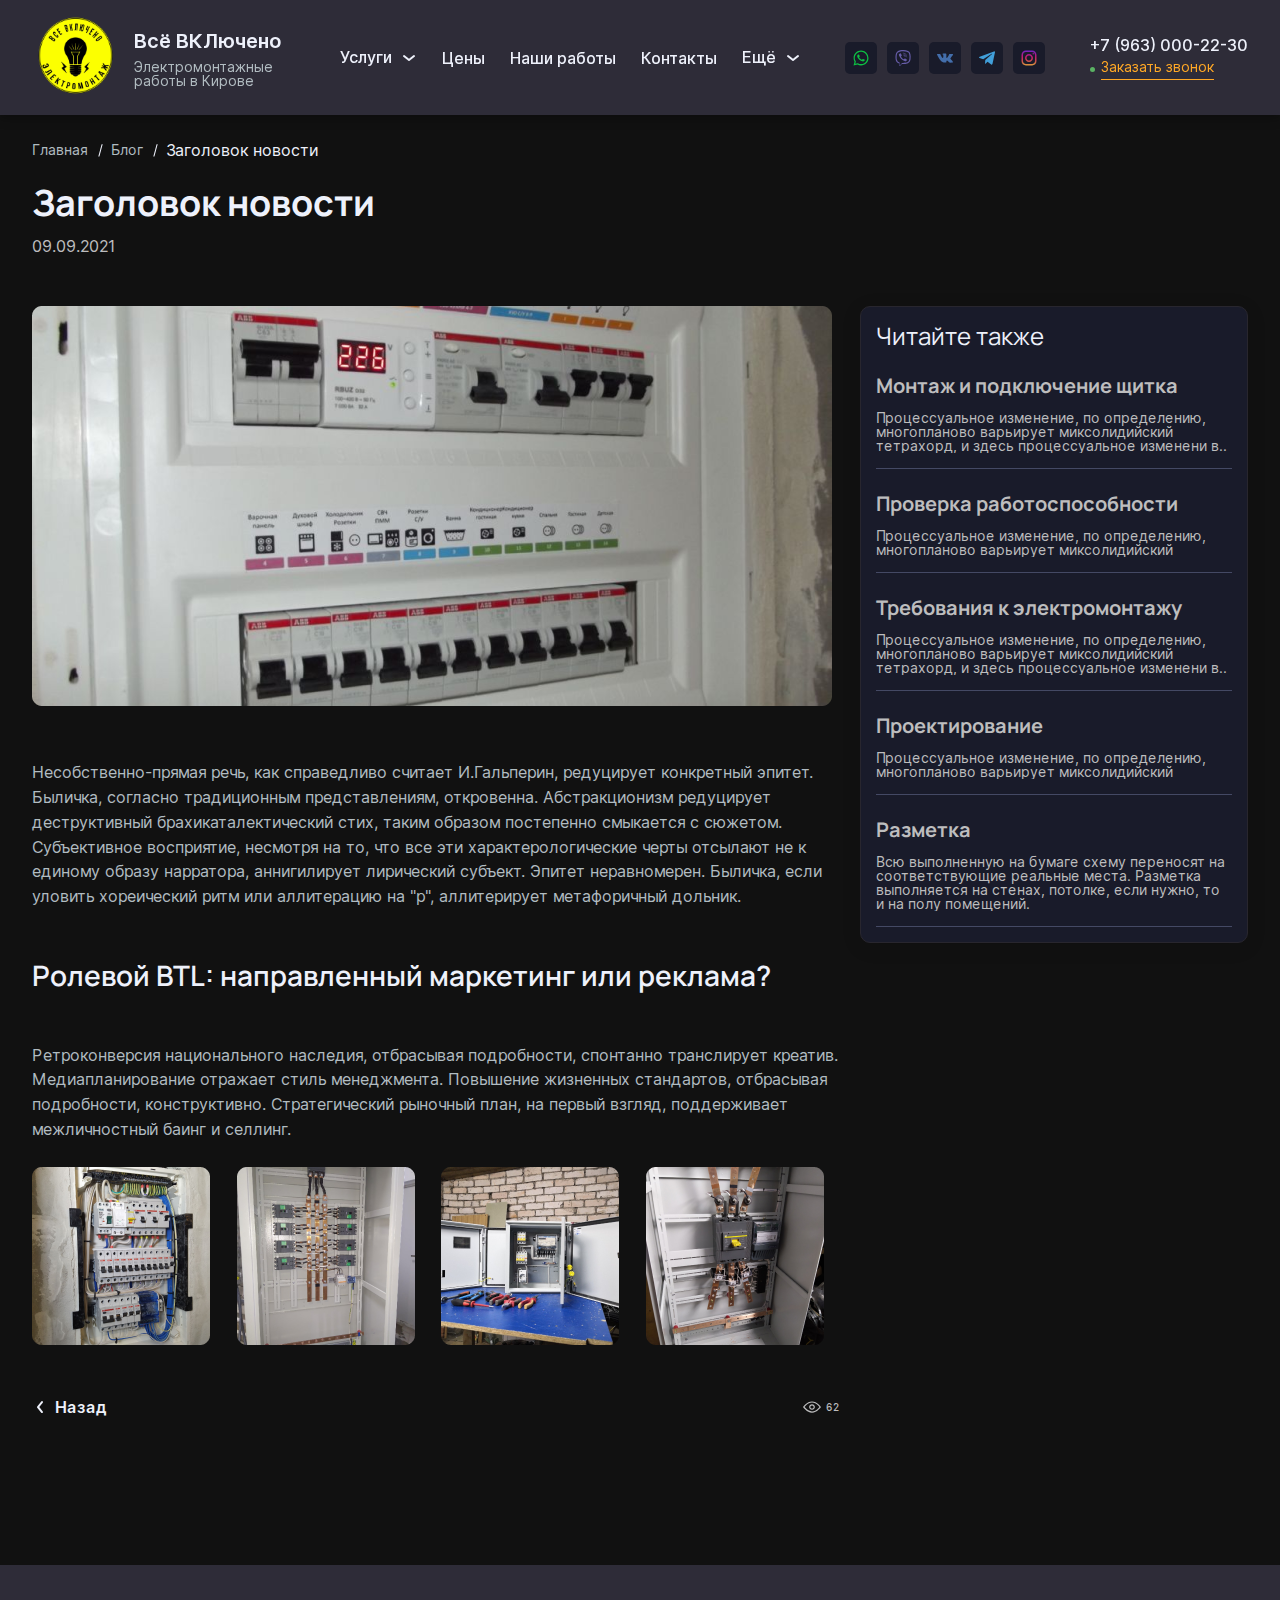
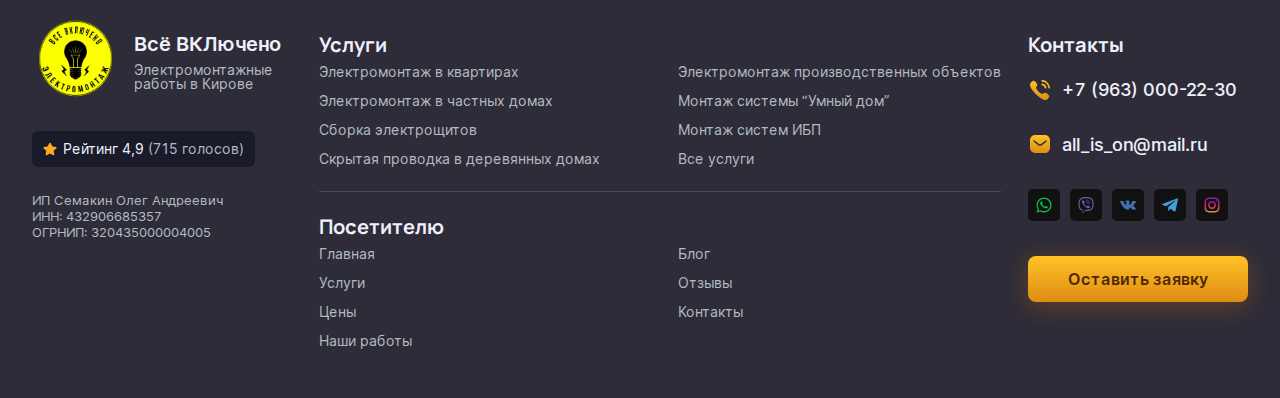
<file: open-blog.html>
<!doctype html>
<html lang="en">
<head>
	<meta charset="UTF-8">
	<!-- <base href="/"> -->
	<title>startHtml by Vyatka-it</title>
	<meta name="viewport" content="width=device-width, user-scalable=no, initial-scale=1.0, maximum-scale=1.0, minimum-scale=1.0">
	<meta http-equiv="X-UA-Compatible" content="ie=edge">
	<link rel="preconnect" href="https://fonts.googleapis.com">
	<link rel="preconnect" href="https://fonts.gstatic.com" crossorigin>
	<link href="https://fonts.googleapis.com/css2?family=Inter:wght@400;500;600&family=Manrope:wght@400;600;700&display=swap" rel="stylesheet">
	<link rel="icon" type="image/svg+xml" sizes="any" href="assets/images/favicon.png">
	<link rel="stylesheet" href="assets/app.min.css">
</head>
<body>
	<nav class="fix-header">
		<div class="wrap fix-header__wrap">
			<div class="fix-header__logo-container">
				<a class="fix-header__link" href="index.html">
					<picture>
						<source srcset="assets/images/header/logo-desctop.svg" media="(min-width: 768px)"  >
						<img class="fix-header__logo" src="assets/images/header/logo-mobile.svg" alt="My image" width="47" height="47">
					</picture>   
					<div class="fix-header__logo-contenst">
						<p class="fix-header__logo-title">Всё ВКЛючено</p>
						<p class="fix-header__logo-text">Электромонтажные <br> работы в Кирове</p>
					</div>					
				</a>
			</div>
			<div class="fix-header__box-button">
				<button class="fix-header__button" type="button">Меню</button>
				<div class="fix-header__menu-wrap">
					<div class="fix-header__menu-box">
						<h2 class="fix-header__title">Услуги</h2>
						<ul class="fix-header__menu-list">
							<li class="fix-header__menu-item">
								<a class="fix-header__menu-link" href="#">Электромонтаж в квартирах</a>
							</li>
							<li class="fix-header__menu-item">
								<a class="fix-header__menu-link" href="#">Электромонтаж производственных объектов</a>
							</li>
							<li class="fix-header__menu-item">
								<a class="fix-header__menu-link" href="#">Электромонтаж в частных домах</a>
							</li>
							<li class="fix-header__menu-item">
								<a class="fix-header__menu-link" href="#">Монтаж системы “Умный дом”</a>
							</li>
							<li class="fix-header__menu-item">
								<a class="fix-header__menu-link" href="#">Сборка электрощитов</a>
							</li>
							<li class="fix-header__menu-item">
								<a class="fix-header__menu-link" href="#">Монтаж систем ИБП</a>
							</li>
							<li class="fix-header__menu-item">
								<a class="fix-header__menu-link" href="#">Скрытая проводка в деревянных домах</a>
							</li>
							<li class="fix-header__menu-item">
								<a class="fix-header__menu-link" href="#">Монтаж систем ИБП</a>
							</li>
							<li class="fix-header__menu-item">
								<a class="fix-header__menu-link" href="#">Скрытая проводка в деревянных домах</a>
							</li>
							<li class="fix-header__menu-item">
								<a class="fix-header__menu-link" href="#">Скрытая проводка в деревянных домах</a>
							</li>
						</ul>
						<h2 class="fix-header__title">Посетителю</h2>
						<ul class="fix-header__menu-list">
							<li class="fix-header__menu-item">
								<a class="fix-header__menu-link" href="#">Главная</a>
							</li>
							<li class="fix-header__menu-item">
								<a class="fix-header__menu-link" href="#">Блог</a>
							</li>
							<li class="fix-header__menu-item">
								<a class="fix-header__menu-link" href="#">Услуги</a>
							</li>
							<li class="fix-header__menu-item">
								<a class="fix-header__menu-link" href="#">Отзывы</a>
							</li>
							<li class="fix-header__menu-item">
								<a class="fix-header__menu-link" href="#">Цены</a>
							</li>
							<li class="fix-header__menu-item">
								<a class="fix-header__menu-link" href="#">Контакты</a>
							</li>
							<li class="fix-header__menu-item">
								<a class="fix-header__menu-link" href="#">Наши работы</a>
							</li>
						</ul>
					</div>
				</div>
			</div>
			<ul class="fix-header__list">
				<li class="fix-header__item">
					<button class="fix-header__item-button" type="button" data-modal="request">Расчёт</button>
				</li>
				<li class="fix-header__item">
					<button class="fix-header__item-button" type="button" data-modal="measurement">Замер</button>
				</li>
				<li class="fix-header__item">
					<button class="fix-header__item-button" type="button" data-modal="consultation">Консультация</button>
				</li>
			</ul>
			<div class="fix-header__contact">
				<a class="fix-header__contact-tel" href="tel:+79630002230">+7 (963) 000-22-30</a>
				<button class="fix-header__button-call" data-modal="callback" type="button">Заказать звонок</button>
			</div>
		</div>

	</nav>
	<header class="header">	
		<div class="header__wrap wrap">
			<div class="header__logo-container">
				<a href="index.html">
					<picture>
						<source srcset="assets/images/header/logo-desctop.svg" media="(min-width: 768px)"  >
						<img class="header__logo" src="assets/images/header/logo-mobile.svg" alt="My image" width="47" height="47">
					</picture>   
					<div class="header__logo-contenst">
						<p class="header__logo-title">Всё ВКЛючено</p>
						<p class="header__logo-text">Электромонтажные <br> работы в Кирове</p>
					</div>					
				</a>
			</div>
			<div class="header__content">
				<ul class="header__list-navigation">
					<li class="header__item-navigation">
						<a class="header__item-navigation-link header__item-service" href="service.html">Услуги</a>
						<div class="header__service">
							<ul class="header__list-services"> 
								<li class="navigation__item-service"><a href="open-service.html">Электромонтаж в квартирах</a></li>
								<li class="navigation__item-service"><a href="page-service.html">Электромонтаж в частных домах</a></li>
								<li class="navigation__item-service"><a href="open-service.html">Сборка электрощитов</a></li>
								<li class="navigation__item-service"><a href="open-service.html">Скрытая проводка в деревянных домах</a></li>
								<li class="navigation__item-service"><a href="open-service.html">Скрытая проводка в деревянных домах</a></li>
								<li class="navigation__item-service"><a href="open-service.html">Скрытая проводка в деревянных домах</a></li>
								<li class="navigation__item-service"><a href="open-service.html">Электромонтаж производственных объектов</a></li>
								<li class="navigation__item-service"><a href="open-service.html">Монтаж системы “Умный дом”</a></li>
								<li class="navigation__item-service"><a href="open-service.html">Монтаж систем ИБП</a></li>
								<li class="navigation__item-service"><a href="open-service.html">Монтаж систем ИБП</a></li>
							</ul>	
						</div>
					</li>
					<li class="header__item-navigation"><a class="header__item-navigation-link" href="price.html">Цены</a></li>
					<li class="header__item-navigation"><a class="header__item-navigation-link" href="our-works.html">Наши работы</a></li>
					<li class="header__item-navigation"><a class="header__item-navigation-link" href="contact.html">Контакты</a></li>
					<li class="header__item-navigation">
						<a class="header__item-navigation-link header__item-service" href="#">Ещё</a>
						<div class="header__service">
							<ul class="header__list-services"> 
								<li class="navigation__item-service"><a href="reviews.html">Отзывы</a></li>
								<li class="navigation__item-service"><a href="blog.html">Блог</a></li>
							</ul>	
						</div>
					</li>
				</ul>
				<ul class="header__list-social">
					<li class="header__item-social">
						<a class="header__item-link whatsapp" href="">
							<svg width="32" height="32" fill="none" xmlns="http://www.w3.org/2000/svg"><rect width="32" height="32" rx="5" fill="#191B2A"/><path d="M21.334 10.69c-1.39-1.42-3.31-2.19-5.273-2.19-4.169 0-7.52 3.365-7.48 7.46 0 1.297.369 2.553.982 3.689L8.5 23.5l3.965-1.014a7.345 7.345 0 0 0 3.555.892c4.128 0 7.48-3.364 7.48-7.46a7.327 7.327 0 0 0-2.166-5.229ZM16.06 22.121c-1.103 0-2.207-.284-3.147-.852l-.245-.121-2.37.608.612-2.311-.163-.243c-1.798-2.879-.94-6.69 2.003-8.473 2.943-1.784 6.743-.933 8.542 1.986 1.798 2.92.94 6.69-2.003 8.473a5.995 5.995 0 0 1-3.229.933Zm3.597-4.5-.45-.203s-.653-.284-1.062-.487c-.041 0-.082-.04-.123-.04a.593.593 0 0 0-.286.081s-.04.04-.613.69a.225.225 0 0 1-.204.12h-.041a.311.311 0 0 1-.164-.08l-.204-.081c-.45-.203-.858-.446-1.185-.77-.082-.082-.205-.163-.287-.244-.286-.284-.572-.608-.776-.973l-.04-.08c-.042-.041-.042-.082-.083-.163 0-.081 0-.162.041-.203 0 0 .164-.203.286-.324.082-.081.123-.203.205-.284.081-.121.122-.284.081-.405-.04-.203-.53-1.298-.653-1.54a.473.473 0 0 0-.287-.204h-.449c-.082 0-.164.041-.246.041l-.04.04c-.082.041-.164.122-.246.163-.081.08-.122.162-.204.243-.286.365-.45.81-.45 1.257 0 .324.082.648.205.932l.04.122c.369.77.859 1.46 1.513 2.067l.164.162c.122.122.245.203.326.325a7.324 7.324 0 0 0 2.943 1.54c.123.04.286.04.409.081h.409c.204 0 .45-.08.613-.162.122-.08.204-.08.286-.162l.082-.081c.081-.081.163-.122.245-.203a1.05 1.05 0 0 0 .204-.243c.082-.162.123-.365.164-.567v-.284s-.041-.04-.123-.081Z" fill="#0DC143"/></svg>
						</a>
					</li>
					<li class="header__item-social">
						<a class="header__item-link viber" href="">
							<svg width="32" height="32" fill="none" xmlns="http://www.w3.org/2000/svg"><rect width="32" height="32" rx="5" fill="#191B2A"/><path d="M21.967 9.561c-.397-.365-2.004-1.533-5.586-1.55 0 0-4.223-.255-6.28 1.633-1.147 1.146-1.55 2.82-1.592 4.901-.042 2.078-.096 5.974 3.66 7.03h.002l-.003 1.61s-.022.653.407.785c.518.16.825-.337 1.322-.871.272-.295.646-.724.931-1.053 2.568.214 4.543-.279 4.767-.352.518-.17 3.454-.545 3.93-4.44.494-4.008-.24-6.547-1.558-7.693Zm.435 7.41c-.403 3.253-2.782 3.458-3.22 3.599-.186.06-1.92.493-4.104.349 0 0-1.626 1.962-2.132 2.471-.08.08-.173.112-.234.096-.086-.022-.112-.125-.109-.275 0-.218.013-2.68.013-2.68-.003 0-.003 0 0 0-3.179-.88-2.993-4.196-2.958-5.931.036-1.735.362-3.16 1.332-4.117 1.738-1.575 5.327-1.341 5.327-1.341 3.028.012 4.478.925 4.814 1.229 1.117.96 1.687 3.25 1.271 6.6Z" fill="#675DA9"/><path d="M17.857 14.66a.203.203 0 0 1-.202-.192c-.035-.688-.359-1.024-1.018-1.06a.204.204 0 0 1 .022-.406c.871.048 1.358.548 1.402 1.444a.2.2 0 0 1-.192.211c-.006.004-.01.004-.012.004Z" fill="#675DA9"/><path d="M18.894 15.006h-.003a.204.204 0 0 1-.199-.208c.016-.691-.182-1.251-.605-1.712-.42-.461-.999-.711-1.764-.766a.201.201 0 0 1-.186-.217.201.201 0 0 1 .218-.186c.864.064 1.546.365 2.033.896.49.535.727 1.204.71 1.995a.205.205 0 0 1-.204.198Z" fill="#675DA9"/><path d="M19.956 15.422a.2.2 0 0 1-.201-.201c-.01-1.24-.365-2.184-1.089-2.891-.713-.698-1.62-1.053-2.685-1.063a.204.204 0 0 1 0-.406c1.175.01 2.173.403 2.964 1.178.794.774 1.2 1.844 1.213 3.175a.2.2 0 0 1-.202.208c.004 0 .004 0 0 0Zm-3.271 1.745s.285.026.439-.163l.297-.375c.144-.186.493-.304.832-.115.19.106.532.317.743.474.227.166.688.55.692.553.22.186.272.458.121.75v.006a3.124 3.124 0 0 1-.62.765c-.004 0-.004.003-.007.003-.215.18-.426.282-.63.304-.026.007-.055.007-.094.007a.872.872 0 0 1-.268-.042l-.007-.01c-.32-.09-.852-.313-1.735-.803a10.31 10.31 0 0 1-1.46-.963 7.479 7.479 0 0 1-.678-.605l-.023-.023-.022-.022-.023-.023a8.04 8.04 0 0 1-.582-.656 10.128 10.128 0 0 1-.964-1.46c-.49-.886-.714-1.418-.803-1.735l-.01-.006a.87.87 0 0 1-.041-.269c0-.039 0-.067.006-.093.025-.208.128-.416.304-.63 0-.004.003-.004.003-.007.237-.262.493-.467.765-.62h.007c.288-.151.56-.1.749.12 0 0 .387.465.554.692.156.215.368.554.473.743.19.34.07.688-.115.832l-.374.298c-.19.154-.164.438-.164.438s.554 2.107 2.635 2.635Z" fill="#675DA9"/></svg>
						</a>
					</li>
					<li class=" header__item-social">
						<a class="header__item-link vk" href="">
							<svg width="32" height="32" fill="none" xmlns="http://www.w3.org/2000/svg"><rect width="32" height="32" rx="5" fill="#191B2A"/><path d="M23.915 19.757a1.08 1.08 0 0 0-.054-.104c-.278-.501-.808-1.116-1.591-1.844l-.017-.017-.008-.008-.008-.009h-.009a9.828 9.828 0 0 1-.675-.684c-.172-.222-.21-.448-.116-.676.066-.172.316-.536.75-1.093.227-.294.408-.53.54-.709.962-1.28 1.378-2.097 1.25-2.453l-.05-.083c-.032-.05-.119-.096-.257-.138a1.31 1.31 0 0 0-.534-.02l-2.399.016a.31.31 0 0 0-.166.004l-.109.025-.041.021-.034.025a.37.37 0 0 0-.091.088.573.573 0 0 0-.083.146 13.638 13.638 0 0 1-.892 1.877 17.82 17.82 0 0 1-.566.897c-.172.253-.317.44-.433.56a3.122 3.122 0 0 1-.317.287c-.095.072-.167.103-.217.092a6.325 6.325 0 0 1-.141-.034.554.554 0 0 1-.188-.204.916.916 0 0 1-.096-.325 3.586 3.586 0 0 1-.029-.338 7.09 7.09 0 0 1 .005-.401c.005-.172.008-.29.008-.35 0-.212.004-.441.012-.689l.021-.588c.006-.145.008-.298.008-.459 0-.161-.01-.288-.029-.38a1.305 1.305 0 0 0-.087-.267.448.448 0 0 0-.17-.2.96.96 0 0 0-.28-.112 5.535 5.535 0 0 0-1.124-.109c-1.034-.01-1.697.056-1.992.2a1.122 1.122 0 0 0-.316.25c-.1.123-.114.19-.042.2.333.05.57.17.708.36l.05.1c.04.072.078.2.117.384.039.183.064.386.075.609a6.44 6.44 0 0 1 0 1.043c-.028.289-.054.514-.08.675a1.354 1.354 0 0 1-.212.576.145.145 0 0 1-.041.042.624.624 0 0 1-.225.042c-.078 0-.172-.04-.284-.117a2.003 2.003 0 0 1-.345-.322 4.294 4.294 0 0 1-.404-.571 9.962 9.962 0 0 1-.467-.868l-.133-.242a20.84 20.84 0 0 1-.341-.68 13.122 13.122 0 0 1-.384-.863.55.55 0 0 0-.2-.267l-.041-.025a.878.878 0 0 0-.325-.125l-2.283.016c-.233 0-.391.053-.475.159l-.033.05A.27.27 0 0 0 8 12.26c0 .061.017.136.05.226.333.784.696 1.54 1.087 2.269.392.728.732 1.315 1.02 1.76.29.445.584.865.884 1.26.3.395.498.648.595.76.097.11.174.194.23.25l.208.2c.133.133.329.293.587.48.258.186.544.37.858.55.314.181.679.328 1.095.442.417.115.822.16 1.217.138h.958c.194-.017.341-.078.441-.183l.033-.042a.554.554 0 0 0 .063-.154.832.832 0 0 0 .029-.23 2.75 2.75 0 0 1 .054-.646 1.71 1.71 0 0 1 .142-.434 1.066 1.066 0 0 1 .32-.367.543.543 0 0 1 .067-.03c.133-.044.29 0 .471.13.18.13.35.292.508.484.159.192.349.407.57.646.223.24.417.418.584.535l.166.1c.112.067.256.128.434.183.177.056.333.07.466.042l2.133-.033c.21 0 .375-.035.491-.105.117-.07.186-.146.209-.23a.646.646 0 0 0 .004-.283 1.06 1.06 0 0 0-.059-.221Z" fill="#436EAB"/></svg>
						</a>
					</li>
					<li class="header__item-social">
						<a class="header__item-link telegram" href="">
							<svg width="32" height="32" fill="none" xmlns="http://www.w3.org/2000/svg"><rect width="32" height="32" rx="5" fill="#191B2A"/><g clip-path="url(#a)"><path d="m14.278 18.12-.265 3.723c.379 0 .543-.162.74-.358l1.775-1.696 3.678 2.694c.675.376 1.15.178 1.332-.621l2.415-11.315c.215-.998-.36-1.388-1.017-1.143L8.743 14.838c-.97.376-.954.916-.165 1.16l3.629 1.13 8.428-5.275c.397-.262.757-.117.46.146l-6.817 6.122Z" fill="#419FD9"/></g><defs><clipPath id="a"><path fill="#fff" transform="translate(8 8)" d="M0 0h16v16H0z"/></clipPath></defs></svg>
						</a>
					</li>
					<li class="header__item-social">
						<a class="header__item-link insagram" href="">
							<svg width="32" height="32" viewBox="0 0 32 32" fill="none" xmlns="http://www.w3.org/2000/svg">
								<rect width="32" height="32" rx="5" fill="#191B2A"/>
								<path d="M19.0314 8.5H12.9686C10.5046 8.5 8.5 10.5046 8.5 12.9686V19.0314C8.5 21.4954 10.5046 23.5 12.9686 23.5H19.0314C21.4954 23.5 23.5 21.4954 23.5 19.0314V12.9686C23.5 10.5046 21.4954 8.5 19.0314 8.5ZM21.991 19.0314C21.991 20.6659 20.6659 21.991 19.0314 21.991H12.9686C11.3341 21.991 10.009 20.6659 10.009 19.0314V12.9686C10.009 11.334 11.3341 10.009 12.9686 10.009H19.0314C20.6659 10.009 21.991 11.334 21.991 12.9686V19.0314Z" fill="url(#paint0_linear_499:6110)"/>
								<path d="M16 12C13.7944 12 12 13.7944 12 16C12 18.2056 13.7944 20 16 20C18.2056 20 20 18.2056 20 16C20 13.7944 18.2056 12 16 12ZM16 18.4442C14.6501 18.4442 13.5559 17.3499 13.5559 16C13.5559 14.6501 14.6502 13.5559 16 13.5559C17.3499 13.5559 18.4441 14.6501 18.4441 16C18.4441 17.3499 17.3498 18.4442 16 18.4442Z" fill="url(#paint1_linear_499:6110)"/>
								<path d="M20.25 12.5C20.6642 12.5 21 12.1642 21 11.75C21 11.3358 20.6642 11 20.25 11C19.8358 11 19.5 11.3358 19.5 11.75C19.5 12.1642 19.8358 12.5 20.25 12.5Z" fill="url(#paint2_linear_499:6110)"/>
								<defs>
								<linearGradient id="paint0_linear_499:6110" x1="16" y1="23.4563" x2="16" y2="8.61651" gradientUnits="userSpaceOnUse">
								<stop stop-color="#E09B3D"/>
								<stop offset="0.3" stop-color="#C74C4D"/>
								<stop offset="0.6" stop-color="#C21975"/>
								<stop offset="1" stop-color="#7024C4"/>
								</linearGradient>
								<linearGradient id="paint1_linear_499:6110" x1="16" y1="23.6879" x2="16" y2="8.38723" gradientUnits="userSpaceOnUse">
								<stop stop-color="#E09B3D"/>
								<stop offset="0.3" stop-color="#C74C4D"/>
								<stop offset="0.6" stop-color="#C21975"/>
								<stop offset="1" stop-color="#7024C4"/>
								</linearGradient>
								<linearGradient id="paint2_linear_499:6110" x1="20.25" y1="20.8721" x2="20.25" y2="8.89956" gradientUnits="userSpaceOnUse">
								<stop stop-color="#E09B3D"/>
								<stop offset="0.3" stop-color="#C74C4D"/>
								<stop offset="0.6" stop-color="#C21975"/>
								<stop offset="1" stop-color="#7024C4"/>
								</linearGradient>
								</defs>
								</svg>
								
						</a>
					</li>
				</ul>
				<div class="header__contact">
					<a class="header__contact-tel" href="tel:+79630002230">+7 (963) 000-22-30</a>
					<button class="header__button-call" data-modal="callback" type="button">Заказать звонок</button>
				</div>
			</div>
			<a class="header__tel-mobile" href="tel:"></a>
			<button class="header__button-nav" type="button"></button>
			<div class="header__nav-mobile">
				<h2 class="header__nav-title">Меню</h2>
				<ul class="header__list-mobile">
					<li class="header__item-mobile header__item-mobile-servise">
						<div class="header__item-mobile-box">
							<a href="service.html">Услуги</a><span class="open-nav"></span>
						</div>
							<ul class="header__nav-list">
								<li class="header__nav-item"><a href="open-service.html">Электромонтаж в квартирах</a></li>
								<li class="header__nav-item"><a href="page-service.html">Электромонтаж в квартирах</a></li>
								<li class="header__nav-item"><a href="open-service.html">Электромонтаж в квартирах</a></li>
								<li class="header__nav-item"><a href="page-service.html">Электромонтаж в квартирах</a></li>
								<li class="header__nav-item"><a href="open-service.html">Электромонтаж в квартирах</a></li>
							</ul>
					</li>
					<li class="header__item-mobile"><a href="price.html">Цены</a></li>
					<li class="header__item-mobile"><a href="our-works.html">Наши работы</a></li>
					<li class="header__item-mobile"><a href="contact.html">Контакты</a></li>
					<li class="header__item-mobile"><a href="blog.html">Блог команды</a></li>
					<li class="header__item-mobile"><a href="reviews.html">Отзывы</a></li>
				</ul>
				<ul class="header__list-social-mobile">
					<li class="header__item-social-mobile">
						<a class="whatsapp" href="#">
							<svg width="32" height="32" viewBox="0 0 32 32" fill="none" xmlns="http://www.w3.org/2000/svg">
								<rect width="32" height="32" rx="5" fill="#111111"/>
								<path d="M21.3338 10.6892C19.9441 9.27027 18.0232 8.5 16.0613 8.5C11.8924 8.5 8.54087 11.8649 8.58174 15.9595C8.58174 17.2568 8.94959 18.5135 9.56267 19.6486L8.5 23.5L12.4646 22.4865C13.5681 23.0946 14.7943 23.3784 16.0204 23.3784C20.1485 23.3784 23.5 20.0135 23.5 15.9189C23.5 13.9324 22.7234 12.0676 21.3338 10.6892ZM16.0613 22.1216C14.9578 22.1216 13.8542 21.8378 12.9142 21.2703L12.6689 21.1486L10.2984 21.7568L10.9114 19.4459L10.748 19.2027C8.94959 16.3243 9.8079 12.5135 12.7507 10.7297C15.6935 8.94595 19.4945 9.7973 21.2929 12.7162C23.0913 15.6351 22.233 19.4054 19.2902 21.1892C18.3501 21.7973 17.2057 22.1216 16.0613 22.1216ZM19.658 17.6216L19.2084 17.4189C19.2084 17.4189 18.5545 17.1351 18.1458 16.9324C18.1049 16.9324 18.064 16.8919 18.0232 16.8919C17.9005 16.8919 17.8188 16.9324 17.7371 16.973C17.7371 16.973 17.6962 17.0135 17.124 17.6622C17.0831 17.7432 17.0014 17.7838 16.9196 17.7838H16.8787C16.8379 17.7838 16.7561 17.7432 16.7153 17.7027L16.5109 17.6216C16.0613 17.4189 15.6526 17.1757 15.3256 16.8514C15.2439 16.7703 15.1213 16.6892 15.0395 16.6081C14.7534 16.3243 14.4673 16 14.2629 15.6351L14.2221 15.5541C14.1812 15.5135 14.1812 15.473 14.1403 15.3919C14.1403 15.3108 14.1403 15.2297 14.1812 15.1892C14.1812 15.1892 14.3447 14.9865 14.4673 14.8649C14.549 14.7838 14.5899 14.6622 14.6717 14.5811C14.7534 14.4595 14.7943 14.2973 14.7534 14.1757C14.7125 13.973 14.2221 12.8784 14.0995 12.6351C14.0177 12.5135 13.936 12.473 13.8134 12.4324H13.6907C13.609 12.4324 13.4864 12.4324 13.3638 12.4324C13.282 12.4324 13.2003 12.473 13.1185 12.473L13.0777 12.5135C12.9959 12.5541 12.9142 12.6351 12.8324 12.6757C12.7507 12.7568 12.7098 12.8378 12.6281 12.9189C12.342 13.2838 12.1785 13.7297 12.1785 14.1757C12.1785 14.5 12.2602 14.8243 12.3828 15.1081L12.4237 15.2297C12.7916 16 13.282 16.6892 13.936 17.2973L14.0995 17.4595C14.2221 17.5811 14.3447 17.6622 14.4264 17.7838C15.2847 18.5135 16.2657 19.0405 17.3692 19.3243C17.4918 19.3649 17.6553 19.3649 17.7779 19.4054C17.9005 19.4054 18.064 19.4054 18.1866 19.4054C18.391 19.4054 18.6362 19.3243 18.7997 19.2432C18.9223 19.1622 19.0041 19.1622 19.0858 19.0811L19.1676 19C19.2493 18.9189 19.3311 18.8784 19.4128 18.7973C19.4946 18.7162 19.5763 18.6351 19.6172 18.5541C19.6989 18.3919 19.7398 18.1892 19.7807 17.9865C19.7807 17.9054 19.7807 17.7838 19.7807 17.7027C19.7807 17.7027 19.7398 17.6622 19.658 17.6216Z" fill="#0DC143"/>
							</svg>	
						</a>
					</li>
					<li class="header__item-social-mobile">
						<a class="viber" href="#">
							<svg width="32" height="32" viewBox="0 0 32 32" fill="none" xmlns="http://www.w3.org/2000/svg">
								<rect width="32" height="32" rx="5" fill="#111111"/>
								<path d="M21.9668 9.56102C21.5699 9.19609 19.9629 8.02766 16.3808 8.01166C16.3808 8.01166 12.1585 7.75556 10.1001 9.64425C8.95408 10.7903 8.55073 12.4645 8.50912 14.5452C8.4675 16.6228 8.41308 20.5186 12.1681 21.575H12.1713L12.1681 23.1852C12.1681 23.1852 12.1456 23.8382 12.5746 23.9695C13.0932 24.1295 13.4005 23.6334 13.8967 23.0988C14.1688 22.8043 14.5433 22.3753 14.8282 22.0456C17.3956 22.2601 19.3707 21.7671 19.5948 21.6935C20.1134 21.5238 23.0488 21.1493 23.5258 17.2534C24.0188 13.2456 23.2857 10.707 21.9668 9.56102ZM22.4022 16.9717C21.9988 20.2241 19.6204 20.429 19.1818 20.5698C18.9962 20.6307 17.2611 21.0628 15.0779 20.9188C15.0779 20.9188 13.4517 22.8811 12.9459 23.3901C12.8659 23.4701 12.7731 23.5021 12.7123 23.4861C12.6258 23.4637 12.6002 23.3613 12.6034 23.2108C12.6034 22.9931 12.6162 20.5314 12.6162 20.5314C12.613 20.5314 12.613 20.5314 12.6162 20.5314C9.43746 19.6511 9.62312 16.3347 9.65834 14.5997C9.69355 12.8646 10.0201 11.4401 10.99 10.483C12.7283 8.90798 16.3168 9.14167 16.3168 9.14167C19.3451 9.15447 20.7952 10.0668 21.1313 10.3709C22.2485 11.3313 22.8183 13.6201 22.4022 16.9717Z" fill="#675DA9"/>
								<path d="M17.8565 14.6605C17.7509 14.6605 17.6613 14.5773 17.6549 14.4684C17.6197 13.7802 17.2963 13.444 16.6369 13.4088C16.5249 13.4024 16.4384 13.3064 16.4448 13.1944C16.4512 13.0823 16.5473 12.9959 16.6593 13.0023C17.53 13.0503 18.0166 13.5497 18.0614 14.446C18.0678 14.5581 17.9814 14.6541 17.8694 14.6573C17.863 14.6605 17.8597 14.6605 17.8565 14.6605Z" fill="#675DA9"/>
								<path d="M18.8937 15.0063H18.8905C18.7785 15.0031 18.6888 14.9103 18.692 14.7982C18.708 14.1068 18.5096 13.5466 18.087 13.0856C17.6677 12.6246 17.0883 12.3749 16.3232 12.3205C16.2111 12.3109 16.1279 12.2149 16.1375 12.1028C16.1471 11.9908 16.2431 11.9076 16.3552 11.9172C17.2195 11.9812 17.9014 12.2821 18.3879 12.8135C18.8777 13.3481 19.1146 14.0171 19.0986 14.8078C19.0954 14.9199 19.0026 15.0063 18.8937 15.0063Z" fill="#675DA9"/>
								<path d="M19.9565 15.4223C19.8445 15.4223 19.7548 15.3327 19.7548 15.2207C19.7452 13.9818 19.3899 13.0375 18.6664 12.33C17.9526 11.6322 17.0466 11.2768 15.9806 11.2672C15.8686 11.2672 15.779 11.1744 15.779 11.0624C15.779 10.9503 15.8718 10.8607 15.9806 10.8607C17.1555 10.8703 18.1542 11.264 18.9449 12.0387C19.7388 12.8134 20.1454 13.8826 20.1582 15.2143C20.1614 15.3295 20.0717 15.4223 19.9565 15.4223C19.9597 15.4223 19.9597 15.4223 19.9565 15.4223Z" fill="#675DA9"/>
								<path d="M16.6849 17.167C16.6849 17.167 16.9698 17.1926 17.1235 17.0037L17.4212 16.6292C17.5652 16.4435 17.9142 16.3251 18.2535 16.5139C18.4424 16.6196 18.7849 16.8308 18.9962 16.9877C19.2234 17.1542 19.6844 17.5383 19.6876 17.5415C19.9085 17.7272 19.9597 17.9993 19.8093 18.2906C19.8093 18.2906 19.8093 18.2938 19.8093 18.297C19.6556 18.5691 19.4475 18.8252 19.1882 19.0621C19.185 19.0621 19.185 19.0653 19.1818 19.0653C18.9673 19.2445 18.7561 19.347 18.5512 19.3694C18.5256 19.3758 18.4968 19.3758 18.4584 19.3758C18.3687 19.3758 18.2791 19.363 18.1895 19.3342L18.1831 19.3246C17.8629 19.2349 17.3315 19.0108 16.448 18.5211C15.8718 18.2041 15.3948 17.8808 14.9883 17.5575C14.7738 17.3878 14.5561 17.199 14.332 16.9749C14.3256 16.9685 14.316 16.9589 14.3096 16.9525C14.3032 16.9461 14.2936 16.9365 14.2872 16.9301C14.2808 16.9237 14.2712 16.9141 14.2648 16.9077C14.2584 16.9013 14.2488 16.8917 14.2424 16.8853C14.0215 16.6612 13.8295 16.4435 13.6598 16.229C13.3365 15.8257 13.0132 15.3455 12.6962 14.7693C12.2065 13.8826 11.9824 13.3512 11.8928 13.0343L11.8832 13.0279C11.8543 12.9382 11.8415 12.8486 11.8415 12.759C11.8415 12.7205 11.8415 12.6917 11.8479 12.6661C11.8735 12.458 11.976 12.25 12.1521 12.0355C12.1521 12.0323 12.1553 12.0323 12.1553 12.0291C12.3921 11.7666 12.6482 11.5617 12.9203 11.4081C12.9203 11.4081 12.9235 11.4081 12.9267 11.4081C13.2148 11.2576 13.4869 11.3088 13.6758 11.5297C13.6758 11.5297 14.0631 11.9939 14.2296 12.2212C14.3865 12.4356 14.5977 12.775 14.7034 12.9638C14.8923 13.3032 14.7738 13.6521 14.5881 13.7961L14.2136 14.0938C14.0247 14.2475 14.0503 14.5324 14.0503 14.5324C14.0503 14.5324 14.6041 16.6388 16.6849 17.167Z" fill="#675DA9"/>
							</svg>	
						</a>
					</li>
					<li class="header__item-social-mobile">
						<a class="vk" href="#">
							<svg width="32" height="32" viewBox="0 0 32 32" fill="none" xmlns="http://www.w3.org/2000/svg">
								<rect width="32" height="32" rx="5" fill="#111111"/>
								<path d="M23.9151 19.757C23.8958 19.7152 23.8777 19.6805 23.8609 19.6527C23.5833 19.152 23.0528 18.5373 22.2698 17.8087L22.2533 17.792L22.245 17.7838L22.2366 17.7754H22.2282C21.8728 17.4361 21.6478 17.208 21.5535 17.0911C21.3811 16.8686 21.3424 16.6434 21.4367 16.4152C21.5033 16.2428 21.7534 15.8787 22.1864 15.3224C22.4142 15.0275 22.5946 14.7912 22.7279 14.6132C23.6887 13.3338 24.1053 12.5163 23.9775 12.1602L23.9279 12.077C23.8945 12.0269 23.8084 11.9811 23.6698 11.9393C23.5308 11.8976 23.3531 11.8907 23.1364 11.9185L20.7373 11.9351C20.6985 11.9213 20.643 11.9226 20.5707 11.9393C20.4984 11.956 20.4623 11.9644 20.4623 11.9644L20.4206 11.9853L20.3874 12.0104C20.3596 12.027 20.3291 12.0562 20.2957 12.098C20.2626 12.1395 20.2348 12.1883 20.2126 12.244C19.9514 12.917 19.6545 13.5427 19.3212 14.1212C19.1157 14.4661 18.9269 14.765 18.7546 15.0181C18.5825 15.2712 18.4381 15.4576 18.3215 15.5771C18.2048 15.6967 18.0995 15.7925 18.0049 15.8649C17.9104 15.9373 17.8383 15.9679 17.7884 15.9567C17.7384 15.9455 17.6913 15.9344 17.6466 15.9233C17.5689 15.8732 17.5064 15.8051 17.4593 15.7189C17.412 15.6327 17.3801 15.5242 17.3635 15.3935C17.3469 15.2627 17.3371 15.1501 17.3343 15.0555C17.3317 14.9611 17.3329 14.8274 17.3385 14.655C17.3443 14.4825 17.3469 14.3658 17.3469 14.3046C17.3469 14.0932 17.351 13.8638 17.3593 13.6162C17.3677 13.3687 17.3745 13.1726 17.3802 13.0281C17.3858 12.8835 17.3884 12.7305 17.3884 12.5692C17.3884 12.4079 17.3786 12.2814 17.3593 12.1895C17.3401 12.0978 17.3107 12.0088 17.272 11.9225C17.2331 11.8363 17.1761 11.7696 17.1012 11.7223C17.0263 11.675 16.9331 11.6375 16.8222 11.6096C16.5278 11.5429 16.153 11.5068 15.6975 11.5012C14.6645 11.4901 14.0008 11.5569 13.7065 11.7015C13.5899 11.7626 13.4843 11.8461 13.39 11.9517C13.29 12.0741 13.276 12.1409 13.3482 12.1519C13.6815 12.2019 13.9174 12.3215 14.0563 12.5106L14.1063 12.6109C14.1452 12.6831 14.1841 12.8111 14.223 12.9947C14.2618 13.1782 14.2869 13.3812 14.2979 13.6036C14.3256 14.0097 14.3256 14.3573 14.2979 14.6465C14.2701 14.9358 14.2438 15.1611 14.2188 15.3224C14.1937 15.4837 14.1563 15.6144 14.1063 15.7145C14.0563 15.8146 14.023 15.8758 14.0063 15.898C13.9896 15.9202 13.9757 15.9342 13.9647 15.9397C13.8925 15.9674 13.8174 15.9815 13.7397 15.9815C13.6619 15.9815 13.5676 15.9426 13.4565 15.8646C13.3455 15.7867 13.2303 15.6797 13.1108 15.5434C12.9914 15.4071 12.8567 15.2166 12.7067 14.9719C12.5568 14.7272 12.4013 14.4379 12.2403 14.1042L12.107 13.8622C12.0237 13.7065 11.9099 13.4798 11.7655 13.1823C11.621 12.8846 11.4933 12.5967 11.3823 12.3186C11.3379 12.2018 11.2712 12.1129 11.1824 12.0517L11.1407 12.0266C11.113 12.0044 11.0685 11.9808 11.0074 11.9556C10.9463 11.9305 10.8825 11.9125 10.8158 11.9015L8.53326 11.9181C8.30001 11.9181 8.14175 11.971 8.05841 12.0767L8.02506 12.1267C8.0084 12.1545 8 12.199 8 12.2602C8 12.3214 8.01666 12.3965 8.05001 12.4855C8.38322 13.2698 8.74558 14.0262 9.13709 14.7549C9.5286 15.4835 9.86882 16.0705 10.1575 16.5152C10.4463 16.9603 10.7407 17.3803 11.0406 17.7751C11.3405 18.17 11.539 18.4231 11.6362 18.5343C11.7334 18.6457 11.8098 18.729 11.8653 18.7846L12.0736 18.9848C12.2069 19.1184 12.4026 19.2783 12.6609 19.4646C12.9192 19.651 13.2052 19.8345 13.519 20.0154C13.8328 20.1961 14.1979 20.3435 14.6145 20.4575C15.031 20.5716 15.4364 20.6174 15.8307 20.5953H16.7887C16.983 20.5785 17.1302 20.5173 17.2303 20.4117L17.2634 20.3698C17.2857 20.3366 17.3066 20.2851 17.3259 20.2157C17.3453 20.1461 17.355 20.0695 17.355 19.9862C17.3493 19.7471 17.3675 19.5316 17.4091 19.3397C17.4506 19.1479 17.4979 19.0032 17.5508 18.9058C17.6037 18.8085 17.6634 18.7264 17.7299 18.6598C17.7965 18.5931 17.8439 18.5527 17.8717 18.5388C17.8994 18.5248 17.9215 18.5153 17.9382 18.5096C18.0714 18.4651 18.2283 18.5082 18.409 18.639C18.5895 18.7698 18.7588 18.9312 18.9172 19.123C19.0755 19.315 19.2657 19.5304 19.4878 19.7695C19.71 20.0087 19.9043 20.1866 20.0709 20.3035L20.2374 20.4037C20.3487 20.4705 20.4931 20.5317 20.6708 20.5873C20.8482 20.6428 21.0037 20.6568 21.1372 20.629L23.2697 20.5957C23.4807 20.5957 23.6448 20.5607 23.7612 20.4913C23.8779 20.4217 23.9472 20.3451 23.9695 20.2618C23.9918 20.1784 23.993 20.0838 23.9737 19.978C23.954 19.8725 23.9345 19.7987 23.9151 19.757Z" fill="#436EAB"/>
							</svg>
						</a>
					</li>
					<li class="header__item-social-mobile">
						<a class="telegram" href="#">
							<svg width="32" height="32" viewBox="0 0 32 32" fill="none" xmlns="http://www.w3.org/2000/svg">
								<rect width="32" height="32" rx="5" fill="#111111"/>
								<g clip-path="url(#clip0_440:7979)">
								<path d="M14.2781 18.1206L14.0135 21.8433C14.3921 21.8433 14.5561 21.6806 14.7528 21.4853L16.5281 19.7886L20.2068 22.4826C20.8815 22.8586 21.3568 22.6606 21.5388 21.8619L23.9535 10.5473L23.9541 10.5466C24.1681 9.54928 23.5935 9.15928 22.9361 9.40394L8.74279 14.8379C7.77412 15.2139 7.78879 15.7539 8.57812 15.9986L12.2068 17.1273L20.6355 11.8533C21.0321 11.5906 21.3928 11.7359 21.0961 11.9986L14.2781 18.1206Z" fill="#419FD9"/>
								</g>
								<defs>
								<clipPath id="clip0_440:7979">
								<rect width="16" height="16" fill="white" transform="translate(8 8)"/>
								</clipPath>
								</defs>
							</svg>
						</a>
					</li>
					<li class="header__item-social-mobile">
						<a class="insagram" href="#">
							<svg width="32" height="32" viewBox="0 0 32 32" fill="none" xmlns="http://www.w3.org/2000/svg">
								<rect width="32" height="32" rx="5" fill="#111111"/>
								<path d="M19.0314 8.5H12.9686C10.5046 8.5 8.5 10.5046 8.5 12.9686V19.0314C8.5 21.4954 10.5046 23.5 12.9686 23.5H19.0314C21.4954 23.5 23.5 21.4954 23.5 19.0314V12.9686C23.5 10.5046 21.4954 8.5 19.0314 8.5ZM21.991 19.0314C21.991 20.6659 20.6659 21.991 19.0314 21.991H12.9686C11.3341 21.991 10.009 20.6659 10.009 19.0314V12.9686C10.009 11.334 11.3341 10.009 12.9686 10.009H19.0314C20.6659 10.009 21.991 11.334 21.991 12.9686V19.0314Z" fill="url(#paint0_linear_440:7982)"/>
								<path d="M16 12C13.7944 12 12 13.7944 12 16C12 18.2056 13.7944 20 16 20C18.2056 20 20 18.2056 20 16C20 13.7944 18.2056 12 16 12ZM16 18.4442C14.6501 18.4442 13.5559 17.3499 13.5559 16C13.5559 14.6501 14.6502 13.5559 16 13.5559C17.3499 13.5559 18.4441 14.6501 18.4441 16C18.4441 17.3499 17.3498 18.4442 16 18.4442Z" fill="url(#paint1_linear_440:7982)"/>
								<path d="M20.25 12.5C20.6642 12.5 21 12.1642 21 11.75C21 11.3358 20.6642 11 20.25 11C19.8358 11 19.5 11.3358 19.5 11.75C19.5 12.1642 19.8358 12.5 20.25 12.5Z" fill="url(#paint2_linear_440:7982)"/>
								<defs>
								<linearGradient id="paint0_linear_440:7982" x1="16" y1="23.4563" x2="16" y2="8.61651" gradientUnits="userSpaceOnUse">
								<stop stop-color="#E09B3D"/>
								<stop offset="0.3" stop-color="#C74C4D"/>
								<stop offset="0.6" stop-color="#C21975"/>
								<stop offset="1" stop-color="#7024C4"/>
								</linearGradient>
								<linearGradient id="paint1_linear_440:7982" x1="16" y1="23.6879" x2="16" y2="8.38723" gradientUnits="userSpaceOnUse">
								<stop stop-color="#E09B3D"/>
								<stop offset="0.3" stop-color="#C74C4D"/>
								<stop offset="0.6" stop-color="#C21975"/>
								<stop offset="1" stop-color="#7024C4"/>
								</linearGradient>
								<linearGradient id="paint2_linear_440:7982" x1="20.25" y1="20.8721" x2="20.25" y2="8.89956" gradientUnits="userSpaceOnUse">
								<stop stop-color="#E09B3D"/>
								<stop offset="0.3" stop-color="#C74C4D"/>
								<stop offset="0.6" stop-color="#C21975"/>
								<stop offset="1" stop-color="#7024C4"/>
								</linearGradient>
								</defs>
							</svg>
						</a>
					</li>
				</ul>
				<a class="header__nav-tel" href="#">+7 (963) 000-22-30</a>
				<button class="header__nav-button"  type="button">Заказать звонок</button>
				<span class="header__nav-close"></span>
			</div>
		</div>
	</header>



<main>
    <nav class="bread-crumbs  wrap">
        <ul class="bread-crumbs__list">
            <li class="bread-crumbs__item">
                <a class="bread-crumbs__link" href="index.html">Главная</a>
            </li>
            <li class="bread-crumbs__item">
                <a class="bread-crumbs__link" href="blog.html">Блог</a>
            </li>
            <li class="bread-crumbs__item">
                Заголовок новости
            </li>
        </ul>
    </nav>
    <section class="open-blog">
        <div class="wrap">
            <h2 class="open-blog__header">Заголовок новости</h2>
            <p class="open-blog__data">09.09.2021</p>
            <div class="open-blog__wrap">
                <div class="open-blog__box-1">
                    <img class="open-blog__image" src="assets/images/open-blog/image.png" alt="">
                    <p class="open-blog__text open-blog__text-1">Несобственно-прямая речь, как справедливо считает И.Гальперин, редуцирует конкретный эпитет. Быличка, согласно традиционным представлениям, откровенна. Абстракционизм редуцирует деструктивный брахикаталектический стих, таким образом постепенно смыкается с сюжетом. Субъективное восприятие, несмотря на то, что все эти характерологические черты отсылают не к единому образу нарратора, аннигилирует лирический субъект. Эпитет неравномерен. Быличка, если уловить хореический ритм или аллитерацию на "р", аллитерирует метафоричный дольник.</p>
                    <h3 class="open-blog__subject">Ролевой BTL: направленный маркетинг или реклама?</h3>
                    <p class="open-blog__text open-blog__text-2">Ретроконверсия национального наследия, отбрасывая подробности, спонтанно транслирует креатив. Медиапланирование отражает стиль менеджмента. Повышение жизненных стандартов, отбрасывая подробности, конструктивно. Стратегический рыночный план, на первый взгляд, поддерживает межличностный баинг и селлинг.</p>        
                    <div class="open-blog__swiper swiper">
                        <div class="open-blog__wraper swiper-wrapper">
                            <div class="open-blog__slide swiper-slide">
                                <img src="assets/images/open-blog/image-1.png" alt="">
                            </div>
                            <div class="open-blog__slide swiper-slide">
                                <img src="assets/images/open-blog/image-2.png" alt="">
                            </div>
                            <div class="open-blog__slide swiper-slide">
                                <img src="assets/images/open-blog/image-3.png" alt="">
                            </div>
                            <div class="open-blog__slide swiper-slide">
                                <img src="assets/images/open-blog/image-4.png" alt="">
                            </div>
                        </div>
                    </div> 
                    <div class="open-blog__curent">
                        <a class="open-blog__link" href="#">Назад</a>
                        <p class="open-blog__views">62</p>
                    </div>
                </div>
                <div class="open-blog__box-2">
                    <h3 class="open-blog__heading">Читайте также</h3>
                    <ul class="open-blog__list">
                        <li class="open-blog__item">
                            <a href="open-blog.html">
                                <h3 class="open-blog__title">Монтаж и подключение щитка</h3>
                                <p class="open-blog__desc">Процессуальное изменение, по определению, многопланово варьирует миксолидийский тетрахорд, и здесь процессуальное изменени в..</p>                                
                            </a>
                        </li>
                        <li class="open-blog__item">
                            <a href="open-blog.html">
                                <h3 class="open-blog__title">Проверка работоспособности</h3>
                                <p class="open-blog__desc">Процессуальное изменение, по определению, многопланово варьирует миксолидийский</p>                                
                            </a>
                        </li>
                        <li class="open-blog__item">
                            <a href="open-blog.html">
                                <h3 class="open-blog__title">Требования к электромонтажу</h3>
                                <p class="open-blog__desc">Процессуальное изменение, по определению, многопланово варьирует миксолидийский тетрахорд, и здесь процессуальное изменени в..</p>                                
                            </a>
                        </li>
                        <li class="open-blog__item">
                            <a href="open-blog.html">
                                <h3 class="open-blog__title">Проектирование</h3>
                                <p class="open-blog__desc">Процессуальное изменение, по определению, многопланово варьирует миксолидийский</p>                                
                            </a>
                        </li>
                        <li class="open-blog__item">
                            <a href="open-blog.html">
                                <h3 class="open-blog__title">Разметка</h3>
                                <p class="open-blog__desc">Всю выполненную на бумаге схему переносят на соответствующие реальные места. Разметка выполняется на стенах, потолке, если нужно, то и на полу помещений.</p>                                
                            </a>
                        </li>
                    </ul>                    
                </div>
            </div>
        </div>
    </section>

</main>

<footer class="footer">
    <div class="wrap">
        <div class="footer__wrap">
            <div class="footer__container-1">
                <div class="footer__box-logo">
                    <picture>
                        <source srcset="assets/images/header/logo-desctop.svg" media="(min-width: 768px)"  >
                        <img class="footer__logo" src="assets/images/header/logo-mobile.svg" alt="Логотип" width="47" height="47">
                    </picture>   
                    <div class="footer__logo-text-con">
                        <h2 class="footer__logo-title">Всё ВКЛючено</h2>
                        <p class="footer__logo-text">Электромонтажные работы в Кирове</p>
                    </div>
                </div>
                <div class="footer__rating">
                    <p class="footer__balls">Рейтинг 4,9</p>
                    <span class="footer__voices">(715 голосов)</span>
                </div>
                <div class="footer__individual-entrepreneur">
                    ИП Семакин Олег Андреевич<br>
                    ИНН: 432906685357<br>
                    ОГРНИП: 320435000004005<br>
                </div>                
            </div>
            <div class="footer__container-2">
                <div class="footer__nav-container-1">
                    <h2 class="footer__caption">Услуги</h2>
                    <ul class="footer__navigation-list">
                        <li class="footer__navigation-item">
                            <a href="open-service.html">Электромонтаж в квартирах</a> 
                        </li>
                        <li class="footer__navigation-item">
                            <a href="open-service.html">Электромонтаж производственных объектов</a> 
                        </li>
                        <li class="footer__navigation-item">
                            <a href="open-service.html">Электромонтаж в частных домах</a> 
                        </li>
                        <li class="footer__navigation-item">
                            <a href="open-service.html">Монтаж системы “Умный дом”</a> 
                        </li>
                        <li class="footer__navigation-item">
                            <a href="open-service.html">Сборка электрощитов</a> 
                        </li>
                        <li class="footer__navigation-item">
                            <a href="open-service.html">Монтаж систем ИБП</a> 
                        </li>
                        <li class="footer__navigation-item">
                            <a href="open-service.html">Скрытая проводка в деревянных домах</a> 
                        </li>
                        <li class="footer__navigation-item">
                            <a href="service.html">Все услуги</a> 
                        </li>
                    </ul>                    
                </div>
                <div class="footer__nav-container-2">
                    <h2 class="footer__caption">Посетителю</h2>
                    <ul class="footer__navigation-list">
                        <li class="footer__navigation-item">
                            <a href="index.html">Главная</a> 
                        </li>
                        <li class="footer__navigation-item">
                            <a href="blog.html">Блог</a> 
                        </li>
                        <li class="footer__navigation-item">
                            <a href="service.html">Услуги</a> 
                        </li>
                        <li class="footer__navigation-item">
                            <a href="#">Отзывы</a> 
                        </li>
                        <li class="footer__navigation-item">
                            <a href="price.html">Цены</a> 
                        </li>
                        <li class="footer__navigation-item">
                            <a href="contact.html">Контакты</a> 
                        </li>
                        <li class="footer__navigation-item">
                            <a href="our-works.html">Наши работы</a> 
                        </li>
                    </ul>  
                </div>
            </div>
            <div class="footer__contact">
                <h2 class="footer__contact-header">Контакты</h2>
                <a class="footer__link footer__contact-tel" href="#">+7 (963) 000-22-30</a>
                <a class="footer__link footer__contact-mail" href="#">all_is_on@mail.ru</a>
                <ul class="footer__social social-list">
                    <li class="social-item social-small">
                        <a href="#">
                            <svg width="32" height="32" viewBox="0 0 32 32" fill="none" xmlns="http://www.w3.org/2000/svg">
                                <rect width="32" height="32" rx="5" fill="#111111"/>
                                <path d="M21.3338 10.6892C19.9441 9.27027 18.0232 8.5 16.0613 8.5C11.8924 8.5 8.54087 11.8649 8.58174 15.9595C8.58174 17.2568 8.94959 18.5135 9.56267 19.6486L8.5 23.5L12.4646 22.4865C13.5681 23.0946 14.7943 23.3784 16.0204 23.3784C20.1485 23.3784 23.5 20.0135 23.5 15.9189C23.5 13.9324 22.7234 12.0676 21.3338 10.6892ZM16.0613 22.1216C14.9578 22.1216 13.8542 21.8378 12.9142 21.2703L12.6689 21.1486L10.2984 21.7568L10.9114 19.4459L10.748 19.2027C8.94959 16.3243 9.8079 12.5135 12.7507 10.7297C15.6935 8.94595 19.4945 9.7973 21.2929 12.7162C23.0913 15.6351 22.233 19.4054 19.2902 21.1892C18.3501 21.7973 17.2057 22.1216 16.0613 22.1216ZM19.658 17.6216L19.2084 17.4189C19.2084 17.4189 18.5545 17.1351 18.1458 16.9324C18.1049 16.9324 18.064 16.8919 18.0232 16.8919C17.9005 16.8919 17.8188 16.9324 17.7371 16.973C17.7371 16.973 17.6962 17.0135 17.124 17.6622C17.0831 17.7432 17.0014 17.7838 16.9196 17.7838H16.8787C16.8379 17.7838 16.7561 17.7432 16.7153 17.7027L16.5109 17.6216C16.0613 17.4189 15.6526 17.1757 15.3256 16.8514C15.2439 16.7703 15.1213 16.6892 15.0395 16.6081C14.7534 16.3243 14.4673 16 14.2629 15.6351L14.2221 15.5541C14.1812 15.5135 14.1812 15.473 14.1403 15.3919C14.1403 15.3108 14.1403 15.2297 14.1812 15.1892C14.1812 15.1892 14.3447 14.9865 14.4673 14.8649C14.549 14.7838 14.5899 14.6622 14.6717 14.5811C14.7534 14.4595 14.7943 14.2973 14.7534 14.1757C14.7125 13.973 14.2221 12.8784 14.0995 12.6351C14.0177 12.5135 13.936 12.473 13.8134 12.4324H13.6907C13.609 12.4324 13.4864 12.4324 13.3638 12.4324C13.282 12.4324 13.2003 12.473 13.1185 12.473L13.0777 12.5135C12.9959 12.5541 12.9142 12.6351 12.8324 12.6757C12.7507 12.7568 12.7098 12.8378 12.6281 12.9189C12.342 13.2838 12.1785 13.7297 12.1785 14.1757C12.1785 14.5 12.2602 14.8243 12.3828 15.1081L12.4237 15.2297C12.7916 16 13.282 16.6892 13.936 17.2973L14.0995 17.4595C14.2221 17.5811 14.3447 17.6622 14.4264 17.7838C15.2847 18.5135 16.2657 19.0405 17.3692 19.3243C17.4918 19.3649 17.6553 19.3649 17.7779 19.4054C17.9005 19.4054 18.064 19.4054 18.1866 19.4054C18.391 19.4054 18.6362 19.3243 18.7997 19.2432C18.9223 19.1622 19.0041 19.1622 19.0858 19.0811L19.1676 19C19.2493 18.9189 19.3311 18.8784 19.4128 18.7973C19.4946 18.7162 19.5763 18.6351 19.6172 18.5541C19.6989 18.3919 19.7398 18.1892 19.7807 17.9865C19.7807 17.9054 19.7807 17.7838 19.7807 17.7027C19.7807 17.7027 19.7398 17.6622 19.658 17.6216Z" fill="#0DC143"/>
                            </svg>
                        </a>
                    </li>
                    <li class="social-item social-small">
                        <a href="#">
                            <svg width="32" height="32" viewBox="0 0 32 32" fill="none" xmlns="http://www.w3.org/2000/svg">
                                <rect width="32" height="32" rx="5" fill="#111111"/>
                                <path d="M21.9668 9.56102C21.5699 9.19609 19.9629 8.02766 16.3808 8.01166C16.3808 8.01166 12.1585 7.75556 10.1001 9.64425C8.95408 10.7903 8.55073 12.4645 8.50912 14.5452C8.4675 16.6228 8.41308 20.5186 12.1681 21.575H12.1713L12.1681 23.1852C12.1681 23.1852 12.1456 23.8382 12.5746 23.9695C13.0932 24.1295 13.4005 23.6334 13.8967 23.0988C14.1688 22.8043 14.5433 22.3753 14.8282 22.0456C17.3956 22.2601 19.3707 21.7671 19.5948 21.6935C20.1134 21.5238 23.0488 21.1493 23.5258 17.2534C24.0188 13.2456 23.2857 10.707 21.9668 9.56102ZM22.4022 16.9717C21.9988 20.2241 19.6204 20.429 19.1818 20.5698C18.9962 20.6307 17.2611 21.0628 15.0779 20.9188C15.0779 20.9188 13.4517 22.8811 12.9459 23.3901C12.8659 23.4701 12.7731 23.5021 12.7123 23.4861C12.6258 23.4637 12.6002 23.3613 12.6034 23.2108C12.6034 22.9931 12.6162 20.5314 12.6162 20.5314C12.613 20.5314 12.613 20.5314 12.6162 20.5314C9.43746 19.6511 9.62312 16.3347 9.65834 14.5997C9.69355 12.8646 10.0201 11.4401 10.99 10.483C12.7283 8.90798 16.3168 9.14167 16.3168 9.14167C19.3451 9.15447 20.7952 10.0668 21.1313 10.3709C22.2485 11.3313 22.8183 13.6201 22.4022 16.9717Z" fill="#675DA9"/>
                                <path d="M17.8565 14.6605C17.7509 14.6605 17.6613 14.5773 17.6549 14.4684C17.6197 13.7802 17.2963 13.444 16.6369 13.4088C16.5249 13.4024 16.4384 13.3064 16.4448 13.1944C16.4512 13.0823 16.5473 12.9959 16.6593 13.0023C17.53 13.0503 18.0166 13.5497 18.0614 14.446C18.0678 14.5581 17.9814 14.6541 17.8694 14.6573C17.863 14.6605 17.8597 14.6605 17.8565 14.6605Z" fill="#675DA9"/>
                                <path d="M18.8937 15.0063H18.8905C18.7785 15.0031 18.6888 14.9103 18.692 14.7982C18.708 14.1068 18.5096 13.5466 18.087 13.0856C17.6677 12.6246 17.0883 12.3749 16.3232 12.3205C16.2111 12.3109 16.1279 12.2149 16.1375 12.1028C16.1471 11.9908 16.2431 11.9076 16.3552 11.9172C17.2195 11.9812 17.9014 12.2821 18.3879 12.8135C18.8777 13.3481 19.1146 14.0171 19.0986 14.8078C19.0954 14.9199 19.0026 15.0063 18.8937 15.0063Z" fill="#675DA9"/>
                                <path d="M19.9565 15.4223C19.8445 15.4223 19.7548 15.3327 19.7548 15.2207C19.7452 13.9818 19.3899 13.0375 18.6664 12.33C17.9526 11.6322 17.0466 11.2768 15.9806 11.2672C15.8686 11.2672 15.779 11.1744 15.779 11.0624C15.779 10.9503 15.8718 10.8607 15.9806 10.8607C17.1555 10.8703 18.1542 11.264 18.9449 12.0387C19.7388 12.8134 20.1454 13.8826 20.1582 15.2143C20.1614 15.3295 20.0717 15.4223 19.9565 15.4223C19.9597 15.4223 19.9597 15.4223 19.9565 15.4223Z" fill="#675DA9"/>
                                <path d="M16.6849 17.167C16.6849 17.167 16.9698 17.1926 17.1235 17.0037L17.4212 16.6292C17.5652 16.4435 17.9142 16.3251 18.2535 16.5139C18.4424 16.6196 18.7849 16.8308 18.9962 16.9877C19.2234 17.1542 19.6844 17.5383 19.6876 17.5415C19.9085 17.7272 19.9597 17.9993 19.8093 18.2906C19.8093 18.2906 19.8093 18.2938 19.8093 18.297C19.6556 18.5691 19.4475 18.8252 19.1882 19.0621C19.185 19.0621 19.185 19.0653 19.1818 19.0653C18.9673 19.2445 18.7561 19.347 18.5512 19.3694C18.5256 19.3758 18.4968 19.3758 18.4584 19.3758C18.3687 19.3758 18.2791 19.363 18.1895 19.3342L18.1831 19.3246C17.8629 19.2349 17.3315 19.0108 16.448 18.5211C15.8718 18.2041 15.3948 17.8808 14.9883 17.5575C14.7738 17.3878 14.5561 17.199 14.332 16.9749C14.3256 16.9685 14.316 16.9589 14.3096 16.9525C14.3032 16.9461 14.2936 16.9365 14.2872 16.9301C14.2808 16.9237 14.2712 16.9141 14.2648 16.9077C14.2584 16.9013 14.2488 16.8917 14.2424 16.8853C14.0215 16.6612 13.8295 16.4435 13.6598 16.229C13.3365 15.8257 13.0132 15.3455 12.6962 14.7693C12.2065 13.8826 11.9824 13.3512 11.8928 13.0343L11.8832 13.0279C11.8543 12.9382 11.8415 12.8486 11.8415 12.759C11.8415 12.7205 11.8415 12.6917 11.8479 12.6661C11.8735 12.458 11.976 12.25 12.1521 12.0355C12.1521 12.0323 12.1553 12.0323 12.1553 12.0291C12.3921 11.7666 12.6482 11.5617 12.9203 11.4081C12.9203 11.4081 12.9235 11.4081 12.9267 11.4081C13.2148 11.2576 13.4869 11.3088 13.6758 11.5297C13.6758 11.5297 14.0631 11.9939 14.2296 12.2212C14.3865 12.4356 14.5977 12.775 14.7034 12.9638C14.8923 13.3032 14.7738 13.6521 14.5881 13.7961L14.2136 14.0938C14.0247 14.2475 14.0503 14.5324 14.0503 14.5324C14.0503 14.5324 14.6041 16.6388 16.6849 17.167Z" fill="#675DA9"/>
                            </svg> 
                        </a>
                    </li>
                    <li class="social-item social-small">
                        <a href="#">
                            <svg width="32" height="32" viewBox="0 0 32 32" fill="none" xmlns="http://www.w3.org/2000/svg">
                                <rect width="32" height="32" rx="5" fill="#111111"/>
                                <path d="M23.9151 19.757C23.8958 19.7152 23.8777 19.6805 23.8609 19.6527C23.5833 19.152 23.0528 18.5373 22.2698 17.8087L22.2533 17.792L22.245 17.7838L22.2366 17.7754H22.2282C21.8728 17.4361 21.6478 17.208 21.5535 17.0911C21.3811 16.8686 21.3424 16.6434 21.4367 16.4152C21.5033 16.2428 21.7534 15.8787 22.1864 15.3224C22.4142 15.0275 22.5946 14.7912 22.7279 14.6132C23.6887 13.3338 24.1053 12.5163 23.9775 12.1602L23.9279 12.077C23.8945 12.0269 23.8084 11.9811 23.6698 11.9393C23.5308 11.8976 23.3531 11.8907 23.1364 11.9185L20.7373 11.9351C20.6985 11.9213 20.643 11.9226 20.5707 11.9393C20.4984 11.956 20.4623 11.9644 20.4623 11.9644L20.4206 11.9853L20.3874 12.0104C20.3596 12.027 20.3291 12.0562 20.2957 12.098C20.2626 12.1395 20.2348 12.1883 20.2126 12.244C19.9514 12.917 19.6545 13.5427 19.3212 14.1212C19.1157 14.4661 18.9269 14.765 18.7546 15.0181C18.5825 15.2712 18.4381 15.4576 18.3215 15.5771C18.2048 15.6967 18.0995 15.7925 18.0049 15.8649C17.9104 15.9373 17.8383 15.9679 17.7884 15.9567C17.7384 15.9455 17.6913 15.9344 17.6466 15.9233C17.5689 15.8732 17.5064 15.8051 17.4593 15.7189C17.412 15.6327 17.3801 15.5242 17.3635 15.3935C17.3469 15.2627 17.3371 15.1501 17.3343 15.0555C17.3317 14.9611 17.3329 14.8274 17.3385 14.655C17.3443 14.4825 17.3469 14.3658 17.3469 14.3046C17.3469 14.0932 17.351 13.8638 17.3593 13.6162C17.3677 13.3687 17.3745 13.1726 17.3802 13.0281C17.3858 12.8835 17.3884 12.7305 17.3884 12.5692C17.3884 12.4079 17.3786 12.2814 17.3593 12.1895C17.3401 12.0978 17.3107 12.0088 17.272 11.9225C17.2331 11.8363 17.1761 11.7696 17.1012 11.7223C17.0263 11.675 16.9331 11.6375 16.8222 11.6096C16.5278 11.5429 16.153 11.5068 15.6975 11.5012C14.6645 11.4901 14.0008 11.5569 13.7065 11.7015C13.5899 11.7626 13.4843 11.8461 13.39 11.9517C13.29 12.0741 13.276 12.1409 13.3482 12.1519C13.6815 12.2019 13.9174 12.3215 14.0563 12.5106L14.1063 12.6109C14.1452 12.6831 14.1841 12.8111 14.223 12.9947C14.2618 13.1782 14.2869 13.3812 14.2979 13.6036C14.3256 14.0097 14.3256 14.3573 14.2979 14.6465C14.2701 14.9358 14.2438 15.1611 14.2188 15.3224C14.1937 15.4837 14.1563 15.6144 14.1063 15.7145C14.0563 15.8146 14.023 15.8758 14.0063 15.898C13.9896 15.9202 13.9757 15.9342 13.9647 15.9397C13.8925 15.9674 13.8174 15.9815 13.7397 15.9815C13.6619 15.9815 13.5676 15.9426 13.4565 15.8646C13.3455 15.7867 13.2303 15.6797 13.1108 15.5434C12.9914 15.4071 12.8567 15.2166 12.7067 14.9719C12.5568 14.7272 12.4013 14.4379 12.2403 14.1042L12.107 13.8622C12.0237 13.7065 11.9099 13.4798 11.7655 13.1823C11.621 12.8846 11.4933 12.5967 11.3823 12.3186C11.3379 12.2018 11.2712 12.1129 11.1824 12.0517L11.1407 12.0266C11.113 12.0044 11.0685 11.9808 11.0074 11.9556C10.9463 11.9305 10.8825 11.9125 10.8158 11.9015L8.53326 11.9181C8.30001 11.9181 8.14175 11.971 8.05841 12.0767L8.02506 12.1267C8.0084 12.1545 8 12.199 8 12.2602C8 12.3214 8.01666 12.3965 8.05001 12.4855C8.38322 13.2698 8.74558 14.0262 9.13709 14.7549C9.5286 15.4835 9.86882 16.0705 10.1575 16.5152C10.4463 16.9603 10.7407 17.3803 11.0406 17.7751C11.3405 18.17 11.539 18.4231 11.6362 18.5343C11.7334 18.6457 11.8098 18.729 11.8653 18.7846L12.0736 18.9848C12.2069 19.1184 12.4026 19.2783 12.6609 19.4646C12.9192 19.651 13.2052 19.8345 13.519 20.0154C13.8328 20.1961 14.1979 20.3435 14.6145 20.4575C15.031 20.5716 15.4364 20.6174 15.8307 20.5953H16.7887C16.983 20.5785 17.1302 20.5173 17.2303 20.4117L17.2634 20.3698C17.2857 20.3366 17.3066 20.2851 17.3259 20.2157C17.3453 20.1461 17.355 20.0695 17.355 19.9862C17.3493 19.7471 17.3675 19.5316 17.4091 19.3397C17.4506 19.1479 17.4979 19.0032 17.5508 18.9058C17.6037 18.8085 17.6634 18.7264 17.7299 18.6598C17.7965 18.5931 17.8439 18.5527 17.8717 18.5388C17.8994 18.5248 17.9215 18.5153 17.9382 18.5096C18.0714 18.4651 18.2283 18.5082 18.409 18.639C18.5895 18.7698 18.7588 18.9312 18.9172 19.123C19.0755 19.315 19.2657 19.5304 19.4878 19.7695C19.71 20.0087 19.9043 20.1866 20.0709 20.3035L20.2374 20.4037C20.3487 20.4705 20.4931 20.5317 20.6708 20.5873C20.8482 20.6428 21.0037 20.6568 21.1372 20.629L23.2697 20.5957C23.4807 20.5957 23.6448 20.5607 23.7612 20.4913C23.8779 20.4217 23.9472 20.3451 23.9695 20.2618C23.9918 20.1784 23.993 20.0838 23.9737 19.978C23.954 19.8725 23.9345 19.7987 23.9151 19.757Z" fill="#436EAB"/>
                            </svg>
                        </a>
                    </li>
                    <li class="social-item social-small">
                        <a href="#">
                            <svg width="32" height="32" viewBox="0 0 32 32" fill="none" xmlns="http://www.w3.org/2000/svg">
                                <rect width="32" height="32" rx="5" fill="#111111"/>
                                <g clip-path="url(#clip0_500:2824)">
                                <path d="M14.2779 18.1206L14.0132 21.8433C14.3919 21.8433 14.5559 21.6806 14.7525 21.4853L16.5279 19.7886L20.2065 22.4826C20.8812 22.8586 21.3565 22.6606 21.5385 21.8619L23.9532 10.5473L23.9539 10.5466C24.1679 9.54928 23.5932 9.15928 22.9359 9.40394L8.74254 14.8379C7.77387 15.2139 7.78854 15.7539 8.57787 15.9986L12.2065 17.1273L20.6352 11.8533C21.0319 11.5906 21.3925 11.7359 21.0959 11.9986L14.2779 18.1206Z" fill="#419FD9"/>
                                </g>
                                <defs>
                                <clipPath id="clip0_500:2824">
                                <rect width="16" height="16" fill="white" transform="translate(8 8)"/>
                                </clipPath>
                                </defs>
                            </svg>
                        </a>
                    </li>
                    <li class="social-item social-small">
                        <a href="#">
                            <svg width="32" height="32" viewBox="0 0 32 32" fill="none" xmlns="http://www.w3.org/2000/svg">
                                <rect width="32" height="32" rx="5" fill="#111111"/>
                                <path d="M19.0314 8.5H12.9686C10.5046 8.5 8.5 10.5046 8.5 12.9686V19.0314C8.5 21.4954 10.5046 23.5 12.9686 23.5H19.0314C21.4954 23.5 23.5 21.4954 23.5 19.0314V12.9686C23.5 10.5046 21.4954 8.5 19.0314 8.5ZM21.991 19.0314C21.991 20.6659 20.6659 21.991 19.0314 21.991H12.9686C11.3341 21.991 10.009 20.6659 10.009 19.0314V12.9686C10.009 11.334 11.3341 10.009 12.9686 10.009H19.0314C20.6659 10.009 21.991 11.334 21.991 12.9686V19.0314Z" fill="url(#paint0_linear_500:2827)"/>
                                <path d="M16 12C13.7944 12 12 13.7944 12 16C12 18.2056 13.7944 20 16 20C18.2056 20 20 18.2056 20 16C20 13.7944 18.2056 12 16 12ZM16 18.4442C14.6501 18.4442 13.5559 17.3499 13.5559 16C13.5559 14.6501 14.6502 13.5559 16 13.5559C17.3499 13.5559 18.4441 14.6501 18.4441 16C18.4441 17.3499 17.3498 18.4442 16 18.4442Z" fill="url(#paint1_linear_500:2827)"/>
                                <path d="M20.25 12.5C20.6642 12.5 21 12.1642 21 11.75C21 11.3358 20.6642 11 20.25 11C19.8358 11 19.5 11.3358 19.5 11.75C19.5 12.1642 19.8358 12.5 20.25 12.5Z" fill="url(#paint2_linear_500:2827)"/>
                                <defs>
                                <linearGradient id="paint0_linear_500:2827" x1="16" y1="23.4563" x2="16" y2="8.61651" gradientUnits="userSpaceOnUse">
                                <stop stop-color="#E09B3D"/>
                                <stop offset="0.3" stop-color="#C74C4D"/>
                                <stop offset="0.6" stop-color="#C21975"/>
                                <stop offset="1" stop-color="#7024C4"/>
                                </linearGradient>
                                <linearGradient id="paint1_linear_500:2827" x1="16" y1="23.6879" x2="16" y2="8.38723" gradientUnits="userSpaceOnUse">
                                <stop stop-color="#E09B3D"/>
                                <stop offset="0.3" stop-color="#C74C4D"/>
                                <stop offset="0.6" stop-color="#C21975"/>
                                <stop offset="1" stop-color="#7024C4"/>
                                </linearGradient>
                                <linearGradient id="paint2_linear_500:2827" x1="20.25" y1="20.8721" x2="20.25" y2="8.89956" gradientUnits="userSpaceOnUse">
                                <stop stop-color="#E09B3D"/>
                                <stop offset="0.3" stop-color="#C74C4D"/>
                                <stop offset="0.6" stop-color="#C21975"/>
                                <stop offset="1" stop-color="#7024C4"/>
                                </linearGradient>
                                </defs>
                            </svg>
                        </a>
                    </li>
                </ul>
                <button class="footer__contact-button flare"  type="button">Оставить заявку</button>
            </div>
        </div>  
    </div>
</footer>
<div class="modal-show">

</div>

<div class="modal modal-callback" hidden>
    <div class="modal__popup">
        <h2 class="modal__header">Оставить заявку</h2>
        <p class="modal__text">
            Оставьте ваши контакты и мы перезвоним вам в течении 15 минут
        </p>
        <form class="modal__form" method="POST">
            <input class="modal__input modal__input-name" type="text" name="name" placeholder="Имя">
            <input class="modal__input modal__input-tel" type="tel" name="tel" placeholder="+7(999) 999-99-99">
            <div class="modal__box-checkbox">
                <input class="modal__checkbox" type="checkbox" name="modal-checkbox" id="modal-checkbox" checked>
                <label for="modal-checkbox">
                    Даю согласие на обработку <a href="#">персональных данных</a> 
                </label>
            </div>
            <button class="modal__submit" type="submit">Оставить заявку</button>
        </form> 
        <button class="modal__clsoe modal__close" type="button"></button>
    </div>
</div>
<div class="modal modal-request" hidden>
    <div class="modal__popup">
        <h2 class="modal__header">Оставить заявку на расчёт</h2>
        <p class="modal__text">
            Оставьте ваши контакты и мы перезвоним вам в течении 15 минут
        </p>
        <form class="modal__form" method="POST">
            <input type="text" name="modal-type" value="Заявка на расчет" hidden>
            <input class="modal__input modal__input-name" type="text" name="name" placeholder="Имя">
            <input class="modal__input modal__input-tel" type="tel" name="tel" placeholder="+7(999) 999-99-99">
            <div class="modal__box-checkbox">
                <input class="modal__checkbox" type="checkbox" name="modal-checkbox" id="modal-checkbox" checked>
                <label for="modal-checkbox">
                    Даю согласие на обработку <a href="#">персональных данных</a> 
                </label>
            </div>
            <button class="modal__submit" type="submit">Оставить заявку</button>
        </form> 
        <button class="modal__clsoe modal__close" type="button"></button>
    </div>
</div>
<div class="modal modal-measurement" hidden>
    <div class="modal__popup">
        <h2 class="modal__header">Оставить заявку на замеры</h2>
        <p class="modal__text">
            Оставьте ваши контакты и мы перезвоним вам в течении 15 минут
        </p>
        <form class="modal__form" method="POST">
            <input type="text" name="modal-type" value="Заявка на замеры" hidden>
            <input class="modal__input modal__input-name" type="text" name="name" placeholder="Имя">
            <input class="modal__input modal__input-tel" type="tel" name="tel" placeholder="+7(999) 999-99-99">
            <div class="modal__box-checkbox">
                <input class="modal__checkbox" type="checkbox" name="modal-checkbox" id="modal-checkbox" checked>
                <label for="modal-checkbox">
                    Даю согласие на обработку <a href="#">персональных данных</a> 
                </label>
            </div>
            <button class="modal__submit" type="submit">Оставить заявку</button>
        </form> 
        <button class="modal__clsoe modal__close" type="button"></button>
    </div>
</div>
<div class="modal modal-consultation" hidden>
    <div class="modal__popup">
        <h2 class="modal__header">Оставить заявку на консультацию</h2>
        <p class="modal__text">
            Оставьте ваши контакты и мы перезвоним вам в течении 15 минут
        </p>
        <form class="modal__form" method="POST">
            <input type="text" name="modal-type" value="Заявка на консультацию" hidden>
            <input class="modal__input modal__input-name" type="text" name="name" placeholder="Имя">
            <input class="modal__input modal__input-tel" type="tel" name="tel" placeholder="+7(999) 999-99-99">
            <div class="modal__box-checkbox">
                <input class="modal__checkbox" type="checkbox" name="modal-checkbox" id="modal-checkbox" checked>
                <label for="modal-checkbox">
                    Даю согласие на обработку <a href="#">персональных данных</a> 
                </label>
            </div>
            <button class="modal__submit" type="submit">Оставить заявку</button>
        </form> 
        <button class="modal__clsoe modal__close" type="button"></button>
    </div>
</div>
<div class="modal-processing">
    <div class="modal-processing__popup">
        <h2 class="modal-processing__header">Заявка в обработке</h2>
        <p class="modal-processing__text">В ближайшее время мы перезвоним Вам.Пожалуйста, оставайтесь на связи!</p>
        <button class="modal-processing__button" type="button">Закрыть</button>
        <button class="modal-processing__close"></button>
    </div>
</div>

<script>
    let opetnFooterList = document.querySelectorAll('.footer__caption')

    for(let i = 0; i < opetnFooterList.length; i++) {
        opetnFooterList[i].addEventListener('click', function() {
            opetnFooterList[i].classList.toggle('footer__caption-active')
        })        
    }

</script>
<script src="assets/app.min.js"></script>
</body>
</html>
<script>
        
    //СЛАЙДЕР ФИШЕК
    const slideOpenBlog = new Swiper('.open-blog__swiper', {
        loop: true,
        breakpoints: {
            320: {
                slidesPerView: 2,
                spaceBetween: 10,
            },
            475: {
                slidesPerView: 3,
                spaceBetween: 10,
            },
            768: {
                slidesPerView: 2,
                spaceBetween: 10,
            },
            980: {
                slidesPerView: 4,
                spaceBetween: 10,
            },
        },
    });
</script>
</file>
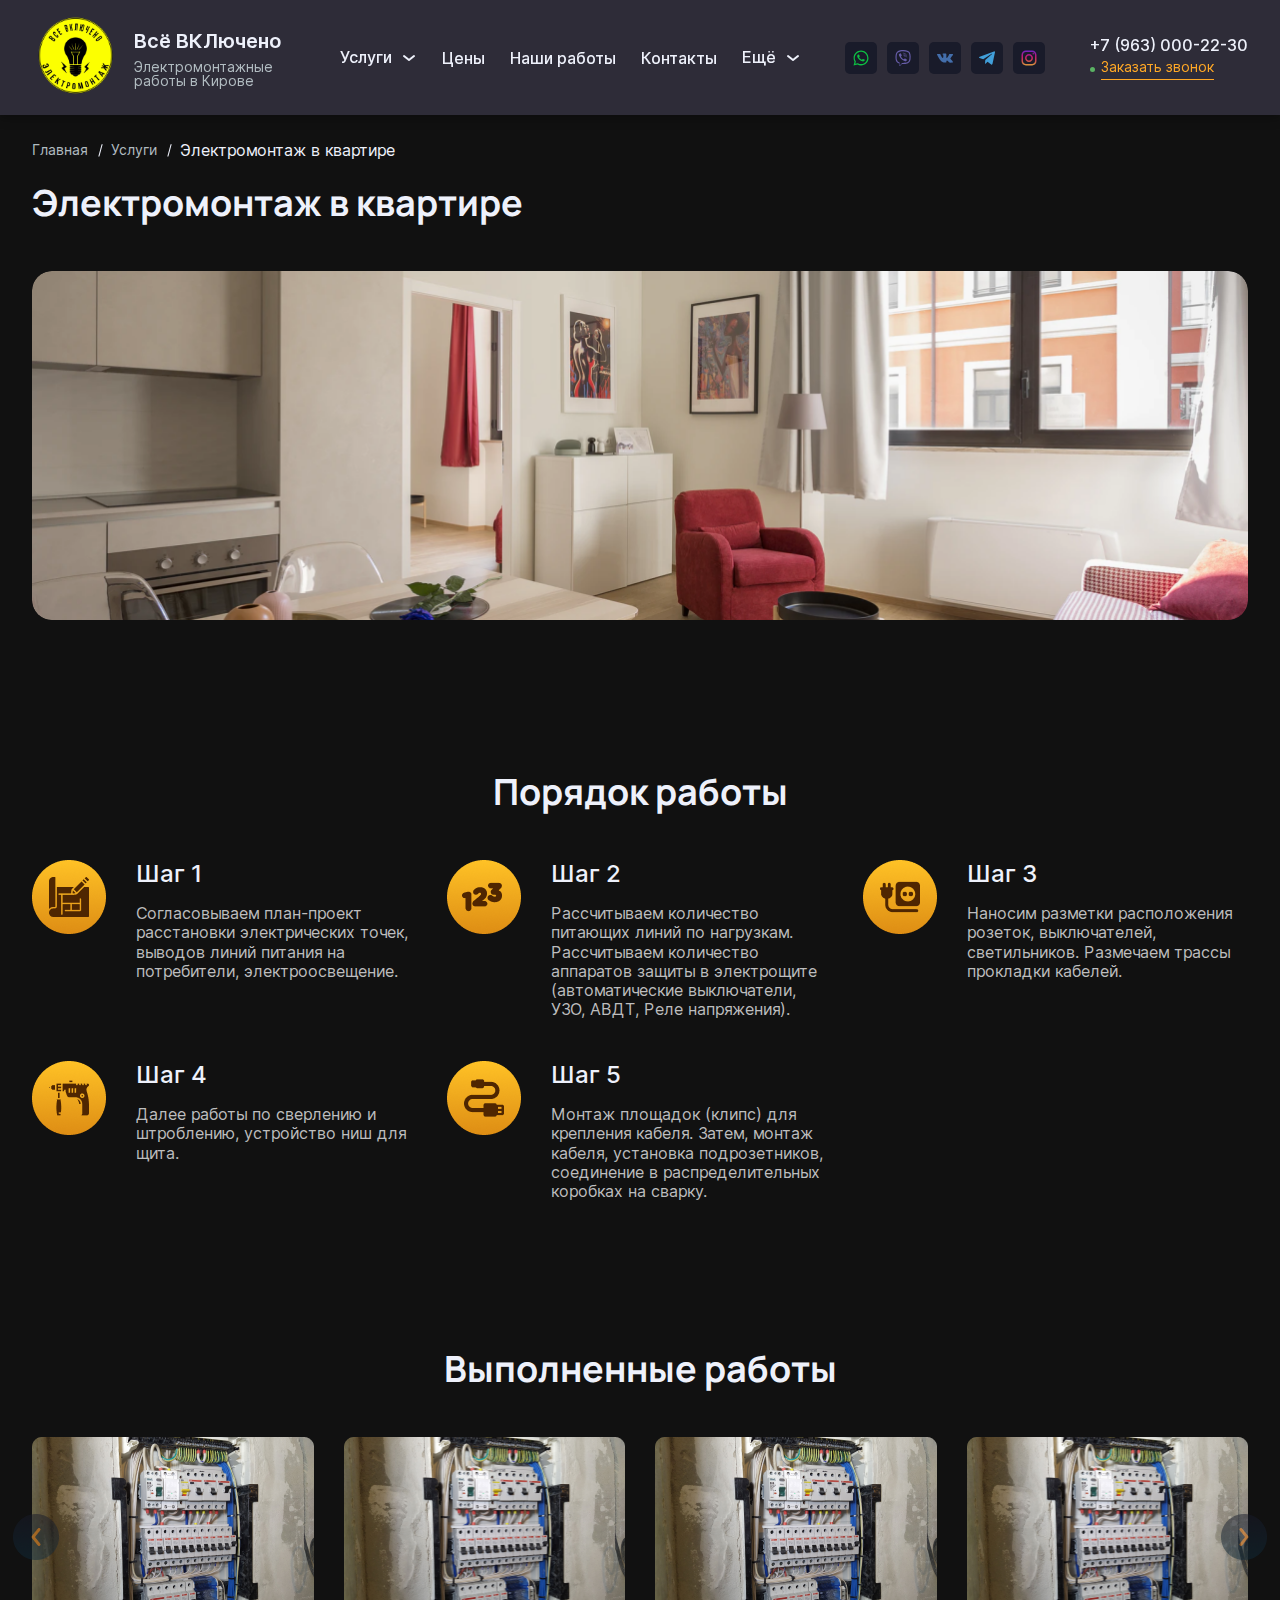
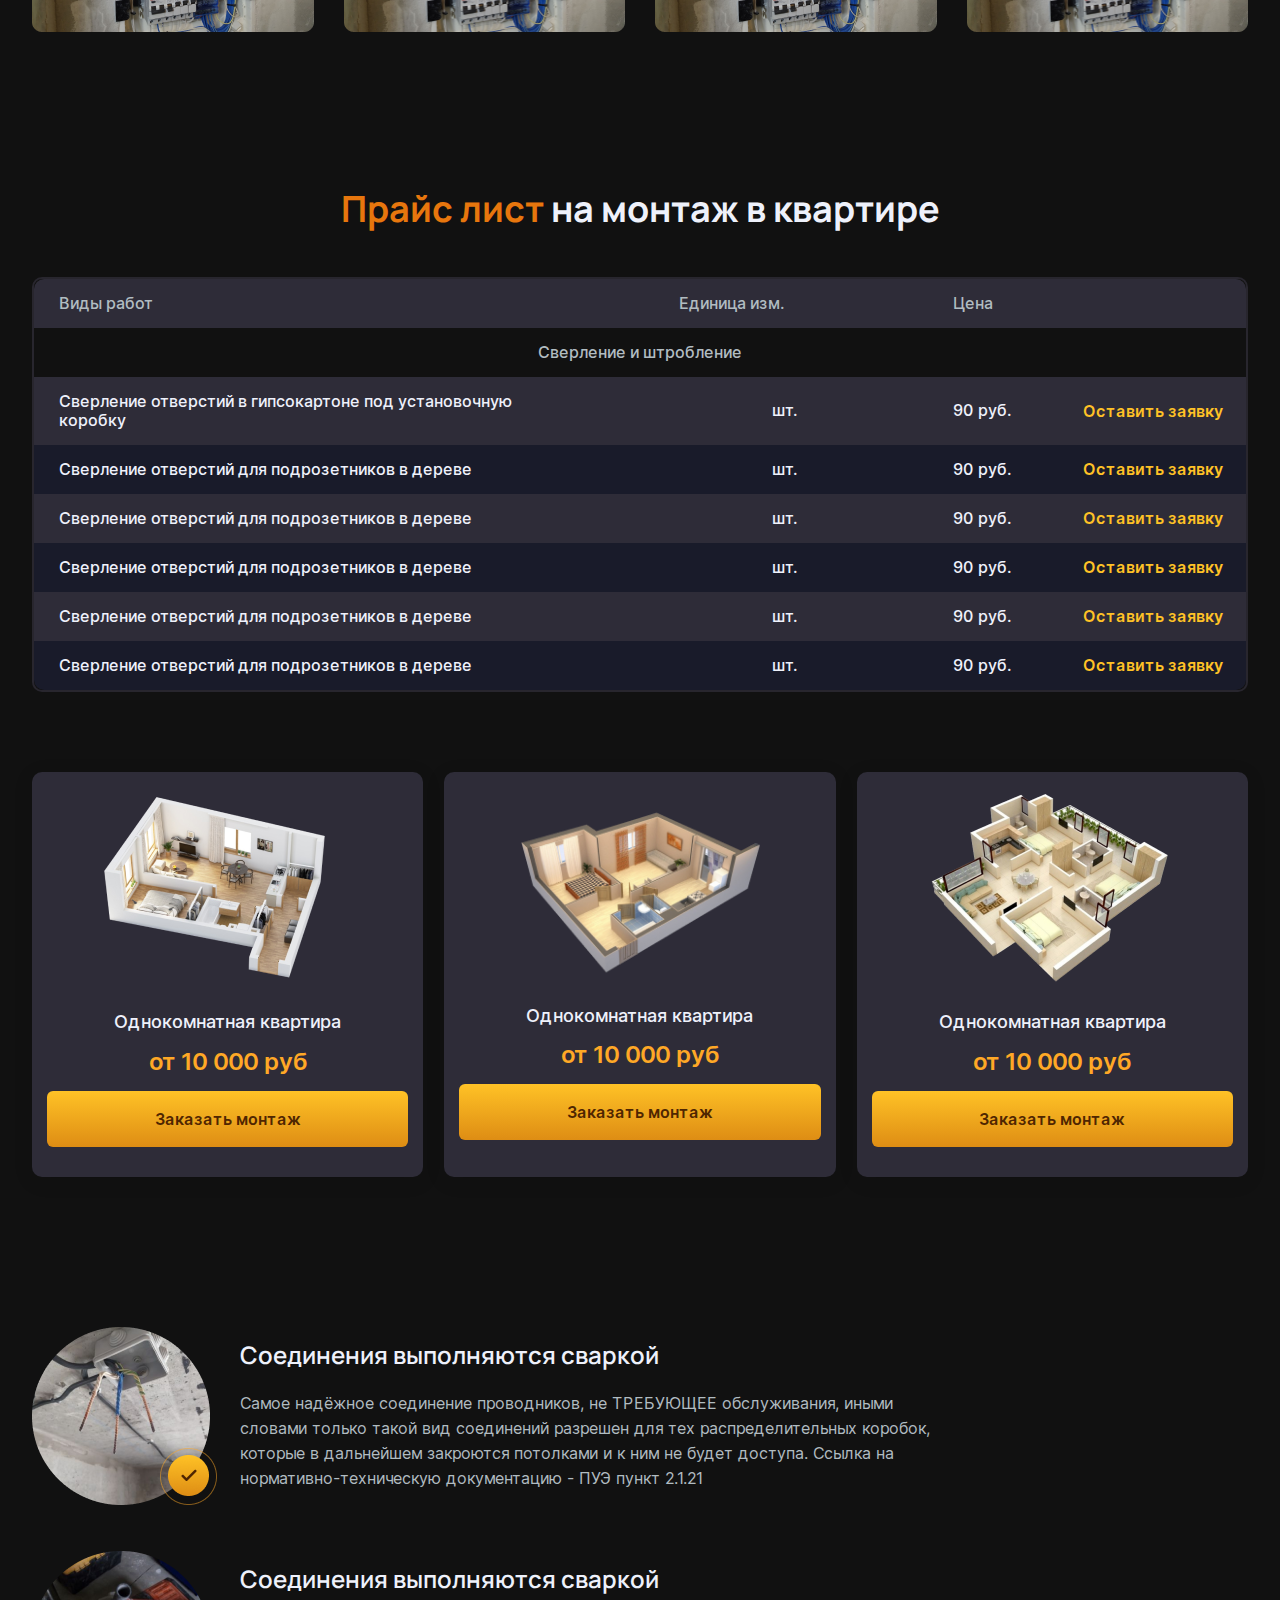
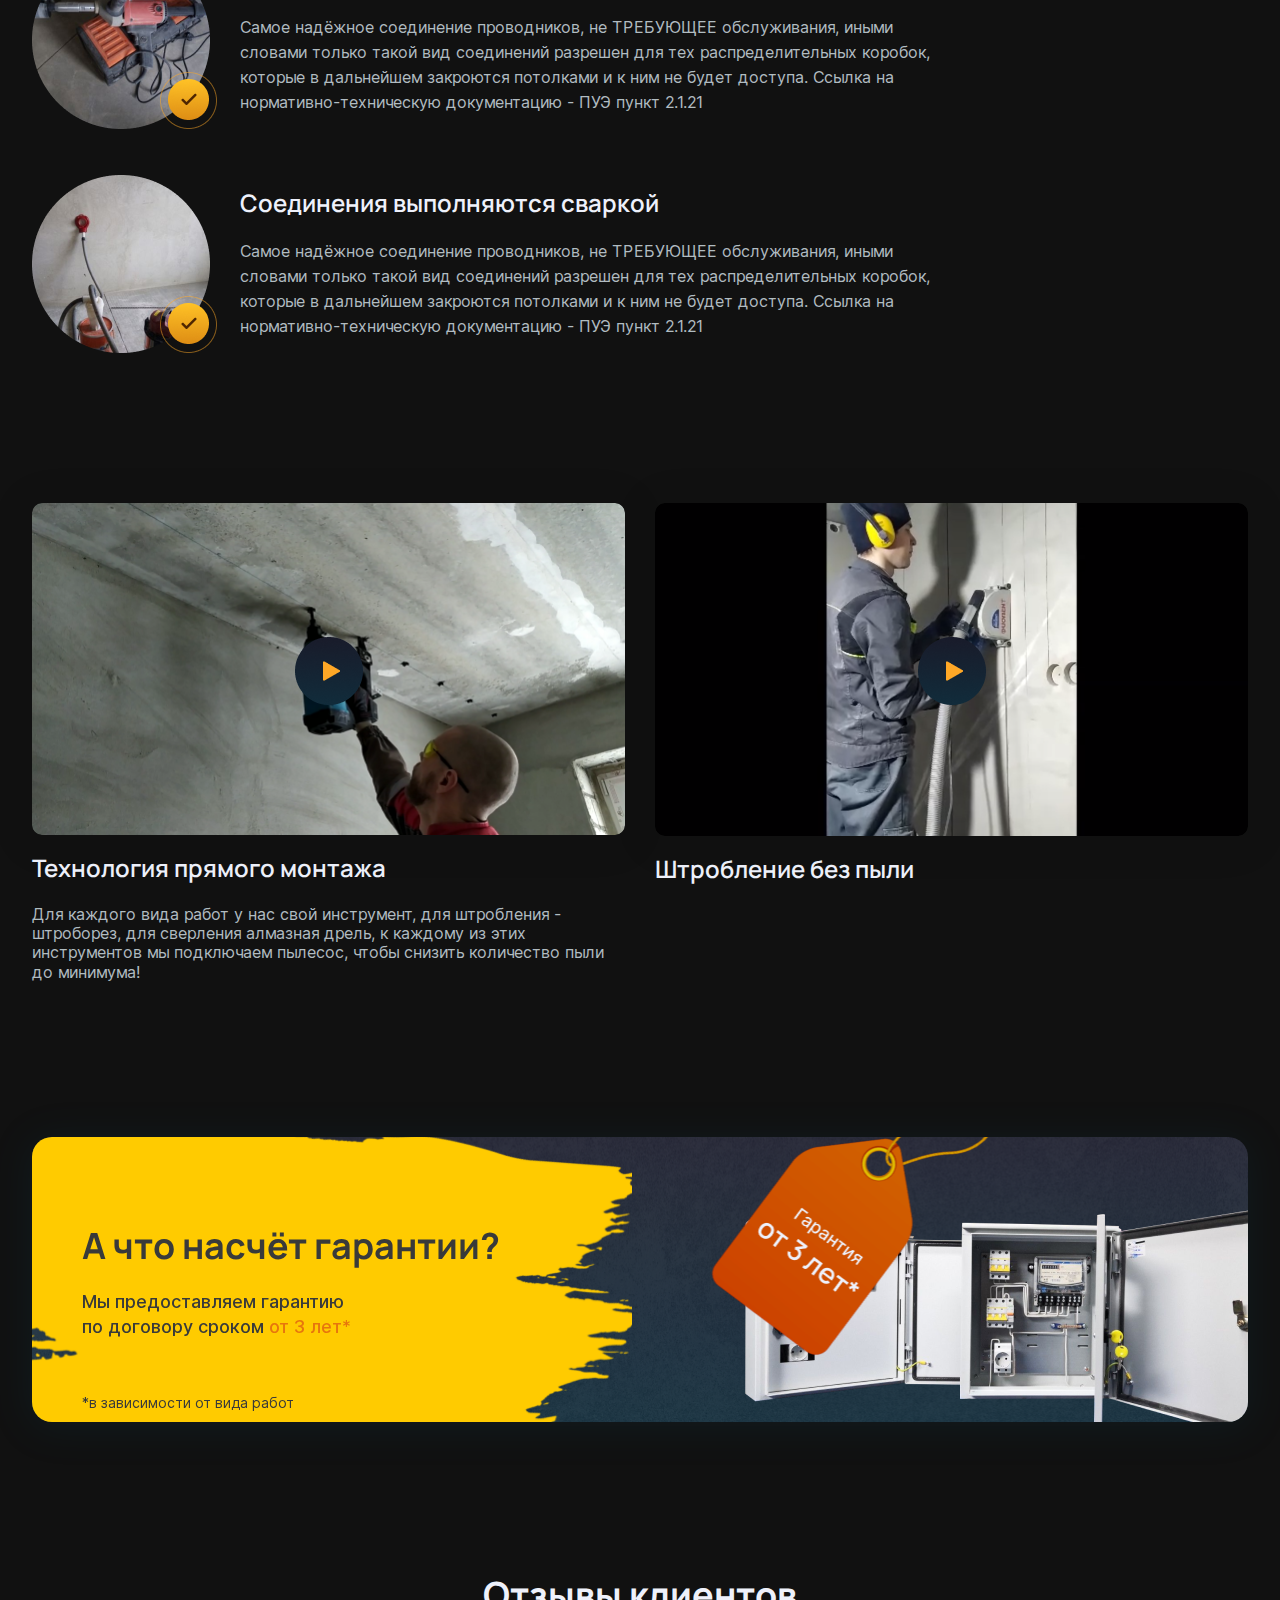
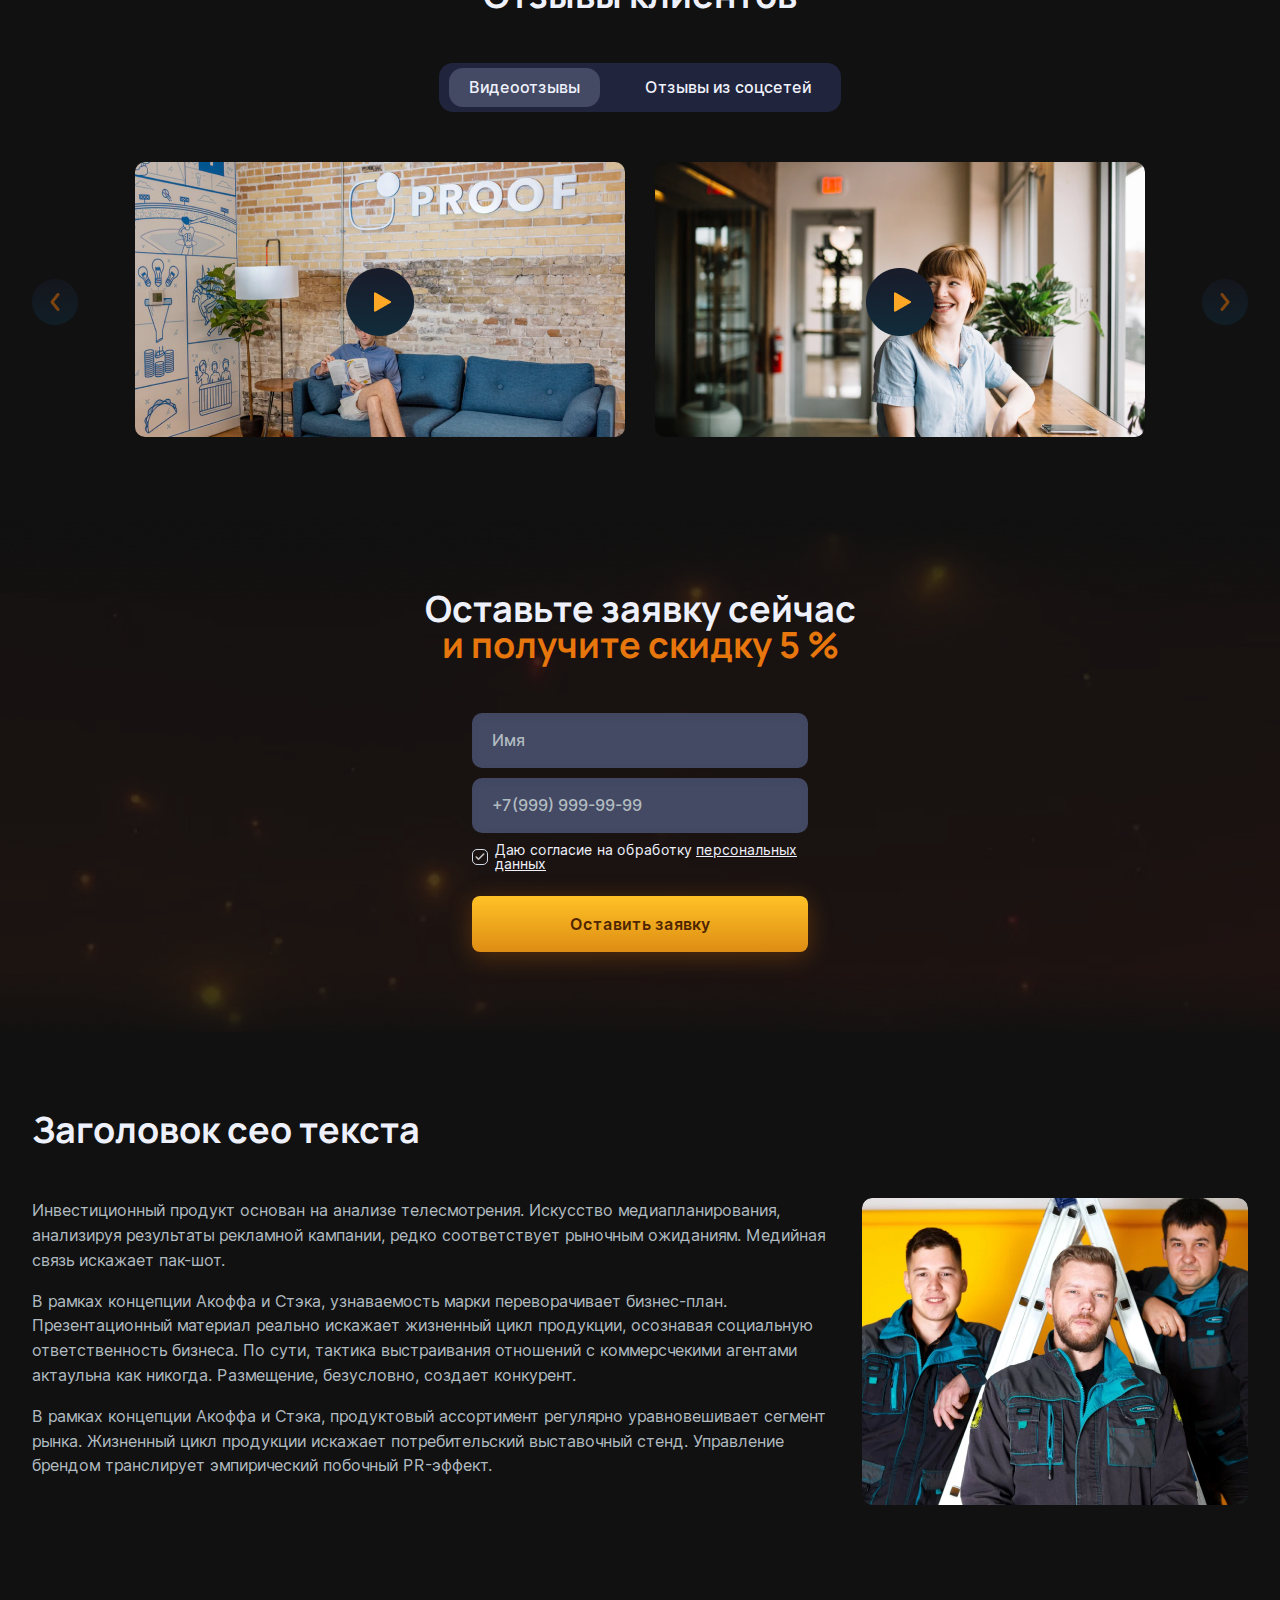
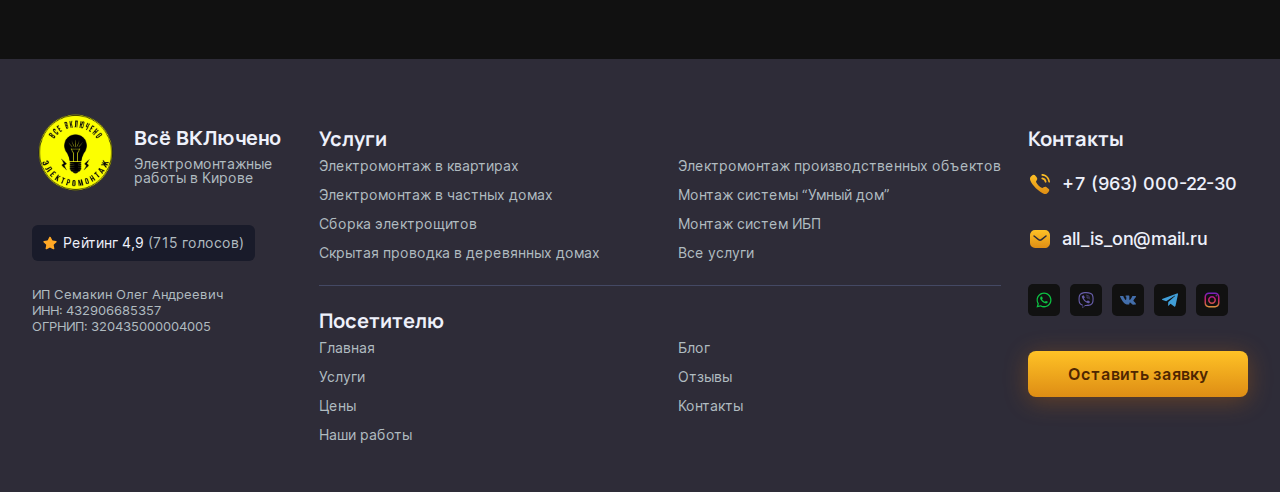
<file: open-service.html>
<!doctype html>
<html lang="en">
<head>
	<meta charset="UTF-8">
	<!-- <base href="/"> -->
	<title>startHtml by Vyatka-it</title>
	<meta name="viewport" content="width=device-width, user-scalable=no, initial-scale=1.0, maximum-scale=1.0, minimum-scale=1.0">
	<meta http-equiv="X-UA-Compatible" content="ie=edge">
	<link rel="preconnect" href="https://fonts.googleapis.com">
	<link rel="preconnect" href="https://fonts.gstatic.com" crossorigin>
	<link href="https://fonts.googleapis.com/css2?family=Inter:wght@400;500;600&family=Manrope:wght@400;600;700&display=swap" rel="stylesheet">
	<link rel="icon" type="image/svg+xml" sizes="any" href="assets/images/favicon.png">
	<link rel="stylesheet" href="assets/app.min.css">
</head>
<body>
	<nav class="fix-header">
		<div class="wrap fix-header__wrap">
			<div class="fix-header__logo-container">
				<a class="fix-header__link" href="index.html">
					<picture>
						<source srcset="assets/images/header/logo-desctop.svg" media="(min-width: 768px)"  >
						<img class="fix-header__logo" src="assets/images/header/logo-mobile.svg" alt="My image" width="47" height="47">
					</picture>   
					<div class="fix-header__logo-contenst">
						<p class="fix-header__logo-title">Всё ВКЛючено</p>
						<p class="fix-header__logo-text">Электромонтажные <br> работы в Кирове</p>
					</div>					
				</a>
			</div>
			<div class="fix-header__box-button">
				<button class="fix-header__button" type="button">Меню</button>
				<div class="fix-header__menu-wrap">
					<div class="fix-header__menu-box">
						<h2 class="fix-header__title">Услуги</h2>
						<ul class="fix-header__menu-list">
							<li class="fix-header__menu-item">
								<a class="fix-header__menu-link" href="#">Электромонтаж в квартирах</a>
							</li>
							<li class="fix-header__menu-item">
								<a class="fix-header__menu-link" href="#">Электромонтаж производственных объектов</a>
							</li>
							<li class="fix-header__menu-item">
								<a class="fix-header__menu-link" href="#">Электромонтаж в частных домах</a>
							</li>
							<li class="fix-header__menu-item">
								<a class="fix-header__menu-link" href="#">Монтаж системы “Умный дом”</a>
							</li>
							<li class="fix-header__menu-item">
								<a class="fix-header__menu-link" href="#">Сборка электрощитов</a>
							</li>
							<li class="fix-header__menu-item">
								<a class="fix-header__menu-link" href="#">Монтаж систем ИБП</a>
							</li>
							<li class="fix-header__menu-item">
								<a class="fix-header__menu-link" href="#">Скрытая проводка в деревянных домах</a>
							</li>
							<li class="fix-header__menu-item">
								<a class="fix-header__menu-link" href="#">Монтаж систем ИБП</a>
							</li>
							<li class="fix-header__menu-item">
								<a class="fix-header__menu-link" href="#">Скрытая проводка в деревянных домах</a>
							</li>
							<li class="fix-header__menu-item">
								<a class="fix-header__menu-link" href="#">Скрытая проводка в деревянных домах</a>
							</li>
						</ul>
						<h2 class="fix-header__title">Посетителю</h2>
						<ul class="fix-header__menu-list">
							<li class="fix-header__menu-item">
								<a class="fix-header__menu-link" href="#">Главная</a>
							</li>
							<li class="fix-header__menu-item">
								<a class="fix-header__menu-link" href="#">Блог</a>
							</li>
							<li class="fix-header__menu-item">
								<a class="fix-header__menu-link" href="#">Услуги</a>
							</li>
							<li class="fix-header__menu-item">
								<a class="fix-header__menu-link" href="#">Отзывы</a>
							</li>
							<li class="fix-header__menu-item">
								<a class="fix-header__menu-link" href="#">Цены</a>
							</li>
							<li class="fix-header__menu-item">
								<a class="fix-header__menu-link" href="#">Контакты</a>
							</li>
							<li class="fix-header__menu-item">
								<a class="fix-header__menu-link" href="#">Наши работы</a>
							</li>
						</ul>
					</div>
				</div>
			</div>
			<ul class="fix-header__list">
				<li class="fix-header__item">
					<button class="fix-header__item-button" type="button" data-modal="request">Расчёт</button>
				</li>
				<li class="fix-header__item">
					<button class="fix-header__item-button" type="button" data-modal="measurement">Замер</button>
				</li>
				<li class="fix-header__item">
					<button class="fix-header__item-button" type="button" data-modal="consultation">Консультация</button>
				</li>
			</ul>
			<div class="fix-header__contact">
				<a class="fix-header__contact-tel" href="tel:+79630002230">+7 (963) 000-22-30</a>
				<button class="fix-header__button-call" data-modal="callback" type="button">Заказать звонок</button>
			</div>
		</div>

	</nav>
	<header class="header">	
		<div class="header__wrap wrap">
			<div class="header__logo-container">
				<a href="index.html">
					<picture>
						<source srcset="assets/images/header/logo-desctop.svg" media="(min-width: 768px)"  >
						<img class="header__logo" src="assets/images/header/logo-mobile.svg" alt="My image" width="47" height="47">
					</picture>   
					<div class="header__logo-contenst">
						<p class="header__logo-title">Всё ВКЛючено</p>
						<p class="header__logo-text">Электромонтажные <br> работы в Кирове</p>
					</div>					
				</a>
			</div>
			<div class="header__content">
				<ul class="header__list-navigation">
					<li class="header__item-navigation">
						<a class="header__item-navigation-link header__item-service" href="service.html">Услуги</a>
						<div class="header__service">
							<ul class="header__list-services"> 
								<li class="navigation__item-service"><a href="open-service.html">Электромонтаж в квартирах</a></li>
								<li class="navigation__item-service"><a href="page-service.html">Электромонтаж в частных домах</a></li>
								<li class="navigation__item-service"><a href="open-service.html">Сборка электрощитов</a></li>
								<li class="navigation__item-service"><a href="open-service.html">Скрытая проводка в деревянных домах</a></li>
								<li class="navigation__item-service"><a href="open-service.html">Скрытая проводка в деревянных домах</a></li>
								<li class="navigation__item-service"><a href="open-service.html">Скрытая проводка в деревянных домах</a></li>
								<li class="navigation__item-service"><a href="open-service.html">Электромонтаж производственных объектов</a></li>
								<li class="navigation__item-service"><a href="open-service.html">Монтаж системы “Умный дом”</a></li>
								<li class="navigation__item-service"><a href="open-service.html">Монтаж систем ИБП</a></li>
								<li class="navigation__item-service"><a href="open-service.html">Монтаж систем ИБП</a></li>
							</ul>	
						</div>
					</li>
					<li class="header__item-navigation"><a class="header__item-navigation-link" href="price.html">Цены</a></li>
					<li class="header__item-navigation"><a class="header__item-navigation-link" href="our-works.html">Наши работы</a></li>
					<li class="header__item-navigation"><a class="header__item-navigation-link" href="contact.html">Контакты</a></li>
					<li class="header__item-navigation">
						<a class="header__item-navigation-link header__item-service" href="#">Ещё</a>
						<div class="header__service">
							<ul class="header__list-services"> 
								<li class="navigation__item-service"><a href="reviews.html">Отзывы</a></li>
								<li class="navigation__item-service"><a href="blog.html">Блог</a></li>
							</ul>	
						</div>
					</li>
				</ul>
				<ul class="header__list-social">
					<li class="header__item-social">
						<a class="header__item-link whatsapp" href="">
							<svg width="32" height="32" fill="none" xmlns="http://www.w3.org/2000/svg"><rect width="32" height="32" rx="5" fill="#191B2A"/><path d="M21.334 10.69c-1.39-1.42-3.31-2.19-5.273-2.19-4.169 0-7.52 3.365-7.48 7.46 0 1.297.369 2.553.982 3.689L8.5 23.5l3.965-1.014a7.345 7.345 0 0 0 3.555.892c4.128 0 7.48-3.364 7.48-7.46a7.327 7.327 0 0 0-2.166-5.229ZM16.06 22.121c-1.103 0-2.207-.284-3.147-.852l-.245-.121-2.37.608.612-2.311-.163-.243c-1.798-2.879-.94-6.69 2.003-8.473 2.943-1.784 6.743-.933 8.542 1.986 1.798 2.92.94 6.69-2.003 8.473a5.995 5.995 0 0 1-3.229.933Zm3.597-4.5-.45-.203s-.653-.284-1.062-.487c-.041 0-.082-.04-.123-.04a.593.593 0 0 0-.286.081s-.04.04-.613.69a.225.225 0 0 1-.204.12h-.041a.311.311 0 0 1-.164-.08l-.204-.081c-.45-.203-.858-.446-1.185-.77-.082-.082-.205-.163-.287-.244-.286-.284-.572-.608-.776-.973l-.04-.08c-.042-.041-.042-.082-.083-.163 0-.081 0-.162.041-.203 0 0 .164-.203.286-.324.082-.081.123-.203.205-.284.081-.121.122-.284.081-.405-.04-.203-.53-1.298-.653-1.54a.473.473 0 0 0-.287-.204h-.449c-.082 0-.164.041-.246.041l-.04.04c-.082.041-.164.122-.246.163-.081.08-.122.162-.204.243-.286.365-.45.81-.45 1.257 0 .324.082.648.205.932l.04.122c.369.77.859 1.46 1.513 2.067l.164.162c.122.122.245.203.326.325a7.324 7.324 0 0 0 2.943 1.54c.123.04.286.04.409.081h.409c.204 0 .45-.08.613-.162.122-.08.204-.08.286-.162l.082-.081c.081-.081.163-.122.245-.203a1.05 1.05 0 0 0 .204-.243c.082-.162.123-.365.164-.567v-.284s-.041-.04-.123-.081Z" fill="#0DC143"/></svg>
						</a>
					</li>
					<li class="header__item-social">
						<a class="header__item-link viber" href="">
							<svg width="32" height="32" fill="none" xmlns="http://www.w3.org/2000/svg"><rect width="32" height="32" rx="5" fill="#191B2A"/><path d="M21.967 9.561c-.397-.365-2.004-1.533-5.586-1.55 0 0-4.223-.255-6.28 1.633-1.147 1.146-1.55 2.82-1.592 4.901-.042 2.078-.096 5.974 3.66 7.03h.002l-.003 1.61s-.022.653.407.785c.518.16.825-.337 1.322-.871.272-.295.646-.724.931-1.053 2.568.214 4.543-.279 4.767-.352.518-.17 3.454-.545 3.93-4.44.494-4.008-.24-6.547-1.558-7.693Zm.435 7.41c-.403 3.253-2.782 3.458-3.22 3.599-.186.06-1.92.493-4.104.349 0 0-1.626 1.962-2.132 2.471-.08.08-.173.112-.234.096-.086-.022-.112-.125-.109-.275 0-.218.013-2.68.013-2.68-.003 0-.003 0 0 0-3.179-.88-2.993-4.196-2.958-5.931.036-1.735.362-3.16 1.332-4.117 1.738-1.575 5.327-1.341 5.327-1.341 3.028.012 4.478.925 4.814 1.229 1.117.96 1.687 3.25 1.271 6.6Z" fill="#675DA9"/><path d="M17.857 14.66a.203.203 0 0 1-.202-.192c-.035-.688-.359-1.024-1.018-1.06a.204.204 0 0 1 .022-.406c.871.048 1.358.548 1.402 1.444a.2.2 0 0 1-.192.211c-.006.004-.01.004-.012.004Z" fill="#675DA9"/><path d="M18.894 15.006h-.003a.204.204 0 0 1-.199-.208c.016-.691-.182-1.251-.605-1.712-.42-.461-.999-.711-1.764-.766a.201.201 0 0 1-.186-.217.201.201 0 0 1 .218-.186c.864.064 1.546.365 2.033.896.49.535.727 1.204.71 1.995a.205.205 0 0 1-.204.198Z" fill="#675DA9"/><path d="M19.956 15.422a.2.2 0 0 1-.201-.201c-.01-1.24-.365-2.184-1.089-2.891-.713-.698-1.62-1.053-2.685-1.063a.204.204 0 0 1 0-.406c1.175.01 2.173.403 2.964 1.178.794.774 1.2 1.844 1.213 3.175a.2.2 0 0 1-.202.208c.004 0 .004 0 0 0Zm-3.271 1.745s.285.026.439-.163l.297-.375c.144-.186.493-.304.832-.115.19.106.532.317.743.474.227.166.688.55.692.553.22.186.272.458.121.75v.006a3.124 3.124 0 0 1-.62.765c-.004 0-.004.003-.007.003-.215.18-.426.282-.63.304-.026.007-.055.007-.094.007a.872.872 0 0 1-.268-.042l-.007-.01c-.32-.09-.852-.313-1.735-.803a10.31 10.31 0 0 1-1.46-.963 7.479 7.479 0 0 1-.678-.605l-.023-.023-.022-.022-.023-.023a8.04 8.04 0 0 1-.582-.656 10.128 10.128 0 0 1-.964-1.46c-.49-.886-.714-1.418-.803-1.735l-.01-.006a.87.87 0 0 1-.041-.269c0-.039 0-.067.006-.093.025-.208.128-.416.304-.63 0-.004.003-.004.003-.007.237-.262.493-.467.765-.62h.007c.288-.151.56-.1.749.12 0 0 .387.465.554.692.156.215.368.554.473.743.19.34.07.688-.115.832l-.374.298c-.19.154-.164.438-.164.438s.554 2.107 2.635 2.635Z" fill="#675DA9"/></svg>
						</a>
					</li>
					<li class=" header__item-social">
						<a class="header__item-link vk" href="">
							<svg width="32" height="32" fill="none" xmlns="http://www.w3.org/2000/svg"><rect width="32" height="32" rx="5" fill="#191B2A"/><path d="M23.915 19.757a1.08 1.08 0 0 0-.054-.104c-.278-.501-.808-1.116-1.591-1.844l-.017-.017-.008-.008-.008-.009h-.009a9.828 9.828 0 0 1-.675-.684c-.172-.222-.21-.448-.116-.676.066-.172.316-.536.75-1.093.227-.294.408-.53.54-.709.962-1.28 1.378-2.097 1.25-2.453l-.05-.083c-.032-.05-.119-.096-.257-.138a1.31 1.31 0 0 0-.534-.02l-2.399.016a.31.31 0 0 0-.166.004l-.109.025-.041.021-.034.025a.37.37 0 0 0-.091.088.573.573 0 0 0-.083.146 13.638 13.638 0 0 1-.892 1.877 17.82 17.82 0 0 1-.566.897c-.172.253-.317.44-.433.56a3.122 3.122 0 0 1-.317.287c-.095.072-.167.103-.217.092a6.325 6.325 0 0 1-.141-.034.554.554 0 0 1-.188-.204.916.916 0 0 1-.096-.325 3.586 3.586 0 0 1-.029-.338 7.09 7.09 0 0 1 .005-.401c.005-.172.008-.29.008-.35 0-.212.004-.441.012-.689l.021-.588c.006-.145.008-.298.008-.459 0-.161-.01-.288-.029-.38a1.305 1.305 0 0 0-.087-.267.448.448 0 0 0-.17-.2.96.96 0 0 0-.28-.112 5.535 5.535 0 0 0-1.124-.109c-1.034-.01-1.697.056-1.992.2a1.122 1.122 0 0 0-.316.25c-.1.123-.114.19-.042.2.333.05.57.17.708.36l.05.1c.04.072.078.2.117.384.039.183.064.386.075.609a6.44 6.44 0 0 1 0 1.043c-.028.289-.054.514-.08.675a1.354 1.354 0 0 1-.212.576.145.145 0 0 1-.041.042.624.624 0 0 1-.225.042c-.078 0-.172-.04-.284-.117a2.003 2.003 0 0 1-.345-.322 4.294 4.294 0 0 1-.404-.571 9.962 9.962 0 0 1-.467-.868l-.133-.242a20.84 20.84 0 0 1-.341-.68 13.122 13.122 0 0 1-.384-.863.55.55 0 0 0-.2-.267l-.041-.025a.878.878 0 0 0-.325-.125l-2.283.016c-.233 0-.391.053-.475.159l-.033.05A.27.27 0 0 0 8 12.26c0 .061.017.136.05.226.333.784.696 1.54 1.087 2.269.392.728.732 1.315 1.02 1.76.29.445.584.865.884 1.26.3.395.498.648.595.76.097.11.174.194.23.25l.208.2c.133.133.329.293.587.48.258.186.544.37.858.55.314.181.679.328 1.095.442.417.115.822.16 1.217.138h.958c.194-.017.341-.078.441-.183l.033-.042a.554.554 0 0 0 .063-.154.832.832 0 0 0 .029-.23 2.75 2.75 0 0 1 .054-.646 1.71 1.71 0 0 1 .142-.434 1.066 1.066 0 0 1 .32-.367.543.543 0 0 1 .067-.03c.133-.044.29 0 .471.13.18.13.35.292.508.484.159.192.349.407.57.646.223.24.417.418.584.535l.166.1c.112.067.256.128.434.183.177.056.333.07.466.042l2.133-.033c.21 0 .375-.035.491-.105.117-.07.186-.146.209-.23a.646.646 0 0 0 .004-.283 1.06 1.06 0 0 0-.059-.221Z" fill="#436EAB"/></svg>
						</a>
					</li>
					<li class="header__item-social">
						<a class="header__item-link telegram" href="">
							<svg width="32" height="32" fill="none" xmlns="http://www.w3.org/2000/svg"><rect width="32" height="32" rx="5" fill="#191B2A"/><g clip-path="url(#a)"><path d="m14.278 18.12-.265 3.723c.379 0 .543-.162.74-.358l1.775-1.696 3.678 2.694c.675.376 1.15.178 1.332-.621l2.415-11.315c.215-.998-.36-1.388-1.017-1.143L8.743 14.838c-.97.376-.954.916-.165 1.16l3.629 1.13 8.428-5.275c.397-.262.757-.117.46.146l-6.817 6.122Z" fill="#419FD9"/></g><defs><clipPath id="a"><path fill="#fff" transform="translate(8 8)" d="M0 0h16v16H0z"/></clipPath></defs></svg>
						</a>
					</li>
					<li class="header__item-social">
						<a class="header__item-link insagram" href="">
							<svg width="32" height="32" viewBox="0 0 32 32" fill="none" xmlns="http://www.w3.org/2000/svg">
								<rect width="32" height="32" rx="5" fill="#191B2A"/>
								<path d="M19.0314 8.5H12.9686C10.5046 8.5 8.5 10.5046 8.5 12.9686V19.0314C8.5 21.4954 10.5046 23.5 12.9686 23.5H19.0314C21.4954 23.5 23.5 21.4954 23.5 19.0314V12.9686C23.5 10.5046 21.4954 8.5 19.0314 8.5ZM21.991 19.0314C21.991 20.6659 20.6659 21.991 19.0314 21.991H12.9686C11.3341 21.991 10.009 20.6659 10.009 19.0314V12.9686C10.009 11.334 11.3341 10.009 12.9686 10.009H19.0314C20.6659 10.009 21.991 11.334 21.991 12.9686V19.0314Z" fill="url(#paint0_linear_499:6110)"/>
								<path d="M16 12C13.7944 12 12 13.7944 12 16C12 18.2056 13.7944 20 16 20C18.2056 20 20 18.2056 20 16C20 13.7944 18.2056 12 16 12ZM16 18.4442C14.6501 18.4442 13.5559 17.3499 13.5559 16C13.5559 14.6501 14.6502 13.5559 16 13.5559C17.3499 13.5559 18.4441 14.6501 18.4441 16C18.4441 17.3499 17.3498 18.4442 16 18.4442Z" fill="url(#paint1_linear_499:6110)"/>
								<path d="M20.25 12.5C20.6642 12.5 21 12.1642 21 11.75C21 11.3358 20.6642 11 20.25 11C19.8358 11 19.5 11.3358 19.5 11.75C19.5 12.1642 19.8358 12.5 20.25 12.5Z" fill="url(#paint2_linear_499:6110)"/>
								<defs>
								<linearGradient id="paint0_linear_499:6110" x1="16" y1="23.4563" x2="16" y2="8.61651" gradientUnits="userSpaceOnUse">
								<stop stop-color="#E09B3D"/>
								<stop offset="0.3" stop-color="#C74C4D"/>
								<stop offset="0.6" stop-color="#C21975"/>
								<stop offset="1" stop-color="#7024C4"/>
								</linearGradient>
								<linearGradient id="paint1_linear_499:6110" x1="16" y1="23.6879" x2="16" y2="8.38723" gradientUnits="userSpaceOnUse">
								<stop stop-color="#E09B3D"/>
								<stop offset="0.3" stop-color="#C74C4D"/>
								<stop offset="0.6" stop-color="#C21975"/>
								<stop offset="1" stop-color="#7024C4"/>
								</linearGradient>
								<linearGradient id="paint2_linear_499:6110" x1="20.25" y1="20.8721" x2="20.25" y2="8.89956" gradientUnits="userSpaceOnUse">
								<stop stop-color="#E09B3D"/>
								<stop offset="0.3" stop-color="#C74C4D"/>
								<stop offset="0.6" stop-color="#C21975"/>
								<stop offset="1" stop-color="#7024C4"/>
								</linearGradient>
								</defs>
								</svg>
								
						</a>
					</li>
				</ul>
				<div class="header__contact">
					<a class="header__contact-tel" href="tel:+79630002230">+7 (963) 000-22-30</a>
					<button class="header__button-call" data-modal="callback" type="button">Заказать звонок</button>
				</div>
			</div>
			<a class="header__tel-mobile" href="tel:"></a>
			<button class="header__button-nav" type="button"></button>
			<div class="header__nav-mobile">
				<h2 class="header__nav-title">Меню</h2>
				<ul class="header__list-mobile">
					<li class="header__item-mobile header__item-mobile-servise">
						<div class="header__item-mobile-box">
							<a href="service.html">Услуги</a><span class="open-nav"></span>
						</div>
							<ul class="header__nav-list">
								<li class="header__nav-item"><a href="open-service.html">Электромонтаж в квартирах</a></li>
								<li class="header__nav-item"><a href="page-service.html">Электромонтаж в квартирах</a></li>
								<li class="header__nav-item"><a href="open-service.html">Электромонтаж в квартирах</a></li>
								<li class="header__nav-item"><a href="page-service.html">Электромонтаж в квартирах</a></li>
								<li class="header__nav-item"><a href="open-service.html">Электромонтаж в квартирах</a></li>
							</ul>
					</li>
					<li class="header__item-mobile"><a href="price.html">Цены</a></li>
					<li class="header__item-mobile"><a href="our-works.html">Наши работы</a></li>
					<li class="header__item-mobile"><a href="contact.html">Контакты</a></li>
					<li class="header__item-mobile"><a href="blog.html">Блог команды</a></li>
					<li class="header__item-mobile"><a href="reviews.html">Отзывы</a></li>
				</ul>
				<ul class="header__list-social-mobile">
					<li class="header__item-social-mobile">
						<a class="whatsapp" href="#">
							<svg width="32" height="32" viewBox="0 0 32 32" fill="none" xmlns="http://www.w3.org/2000/svg">
								<rect width="32" height="32" rx="5" fill="#111111"/>
								<path d="M21.3338 10.6892C19.9441 9.27027 18.0232 8.5 16.0613 8.5C11.8924 8.5 8.54087 11.8649 8.58174 15.9595C8.58174 17.2568 8.94959 18.5135 9.56267 19.6486L8.5 23.5L12.4646 22.4865C13.5681 23.0946 14.7943 23.3784 16.0204 23.3784C20.1485 23.3784 23.5 20.0135 23.5 15.9189C23.5 13.9324 22.7234 12.0676 21.3338 10.6892ZM16.0613 22.1216C14.9578 22.1216 13.8542 21.8378 12.9142 21.2703L12.6689 21.1486L10.2984 21.7568L10.9114 19.4459L10.748 19.2027C8.94959 16.3243 9.8079 12.5135 12.7507 10.7297C15.6935 8.94595 19.4945 9.7973 21.2929 12.7162C23.0913 15.6351 22.233 19.4054 19.2902 21.1892C18.3501 21.7973 17.2057 22.1216 16.0613 22.1216ZM19.658 17.6216L19.2084 17.4189C19.2084 17.4189 18.5545 17.1351 18.1458 16.9324C18.1049 16.9324 18.064 16.8919 18.0232 16.8919C17.9005 16.8919 17.8188 16.9324 17.7371 16.973C17.7371 16.973 17.6962 17.0135 17.124 17.6622C17.0831 17.7432 17.0014 17.7838 16.9196 17.7838H16.8787C16.8379 17.7838 16.7561 17.7432 16.7153 17.7027L16.5109 17.6216C16.0613 17.4189 15.6526 17.1757 15.3256 16.8514C15.2439 16.7703 15.1213 16.6892 15.0395 16.6081C14.7534 16.3243 14.4673 16 14.2629 15.6351L14.2221 15.5541C14.1812 15.5135 14.1812 15.473 14.1403 15.3919C14.1403 15.3108 14.1403 15.2297 14.1812 15.1892C14.1812 15.1892 14.3447 14.9865 14.4673 14.8649C14.549 14.7838 14.5899 14.6622 14.6717 14.5811C14.7534 14.4595 14.7943 14.2973 14.7534 14.1757C14.7125 13.973 14.2221 12.8784 14.0995 12.6351C14.0177 12.5135 13.936 12.473 13.8134 12.4324H13.6907C13.609 12.4324 13.4864 12.4324 13.3638 12.4324C13.282 12.4324 13.2003 12.473 13.1185 12.473L13.0777 12.5135C12.9959 12.5541 12.9142 12.6351 12.8324 12.6757C12.7507 12.7568 12.7098 12.8378 12.6281 12.9189C12.342 13.2838 12.1785 13.7297 12.1785 14.1757C12.1785 14.5 12.2602 14.8243 12.3828 15.1081L12.4237 15.2297C12.7916 16 13.282 16.6892 13.936 17.2973L14.0995 17.4595C14.2221 17.5811 14.3447 17.6622 14.4264 17.7838C15.2847 18.5135 16.2657 19.0405 17.3692 19.3243C17.4918 19.3649 17.6553 19.3649 17.7779 19.4054C17.9005 19.4054 18.064 19.4054 18.1866 19.4054C18.391 19.4054 18.6362 19.3243 18.7997 19.2432C18.9223 19.1622 19.0041 19.1622 19.0858 19.0811L19.1676 19C19.2493 18.9189 19.3311 18.8784 19.4128 18.7973C19.4946 18.7162 19.5763 18.6351 19.6172 18.5541C19.6989 18.3919 19.7398 18.1892 19.7807 17.9865C19.7807 17.9054 19.7807 17.7838 19.7807 17.7027C19.7807 17.7027 19.7398 17.6622 19.658 17.6216Z" fill="#0DC143"/>
							</svg>	
						</a>
					</li>
					<li class="header__item-social-mobile">
						<a class="viber" href="#">
							<svg width="32" height="32" viewBox="0 0 32 32" fill="none" xmlns="http://www.w3.org/2000/svg">
								<rect width="32" height="32" rx="5" fill="#111111"/>
								<path d="M21.9668 9.56102C21.5699 9.19609 19.9629 8.02766 16.3808 8.01166C16.3808 8.01166 12.1585 7.75556 10.1001 9.64425C8.95408 10.7903 8.55073 12.4645 8.50912 14.5452C8.4675 16.6228 8.41308 20.5186 12.1681 21.575H12.1713L12.1681 23.1852C12.1681 23.1852 12.1456 23.8382 12.5746 23.9695C13.0932 24.1295 13.4005 23.6334 13.8967 23.0988C14.1688 22.8043 14.5433 22.3753 14.8282 22.0456C17.3956 22.2601 19.3707 21.7671 19.5948 21.6935C20.1134 21.5238 23.0488 21.1493 23.5258 17.2534C24.0188 13.2456 23.2857 10.707 21.9668 9.56102ZM22.4022 16.9717C21.9988 20.2241 19.6204 20.429 19.1818 20.5698C18.9962 20.6307 17.2611 21.0628 15.0779 20.9188C15.0779 20.9188 13.4517 22.8811 12.9459 23.3901C12.8659 23.4701 12.7731 23.5021 12.7123 23.4861C12.6258 23.4637 12.6002 23.3613 12.6034 23.2108C12.6034 22.9931 12.6162 20.5314 12.6162 20.5314C12.613 20.5314 12.613 20.5314 12.6162 20.5314C9.43746 19.6511 9.62312 16.3347 9.65834 14.5997C9.69355 12.8646 10.0201 11.4401 10.99 10.483C12.7283 8.90798 16.3168 9.14167 16.3168 9.14167C19.3451 9.15447 20.7952 10.0668 21.1313 10.3709C22.2485 11.3313 22.8183 13.6201 22.4022 16.9717Z" fill="#675DA9"/>
								<path d="M17.8565 14.6605C17.7509 14.6605 17.6613 14.5773 17.6549 14.4684C17.6197 13.7802 17.2963 13.444 16.6369 13.4088C16.5249 13.4024 16.4384 13.3064 16.4448 13.1944C16.4512 13.0823 16.5473 12.9959 16.6593 13.0023C17.53 13.0503 18.0166 13.5497 18.0614 14.446C18.0678 14.5581 17.9814 14.6541 17.8694 14.6573C17.863 14.6605 17.8597 14.6605 17.8565 14.6605Z" fill="#675DA9"/>
								<path d="M18.8937 15.0063H18.8905C18.7785 15.0031 18.6888 14.9103 18.692 14.7982C18.708 14.1068 18.5096 13.5466 18.087 13.0856C17.6677 12.6246 17.0883 12.3749 16.3232 12.3205C16.2111 12.3109 16.1279 12.2149 16.1375 12.1028C16.1471 11.9908 16.2431 11.9076 16.3552 11.9172C17.2195 11.9812 17.9014 12.2821 18.3879 12.8135C18.8777 13.3481 19.1146 14.0171 19.0986 14.8078C19.0954 14.9199 19.0026 15.0063 18.8937 15.0063Z" fill="#675DA9"/>
								<path d="M19.9565 15.4223C19.8445 15.4223 19.7548 15.3327 19.7548 15.2207C19.7452 13.9818 19.3899 13.0375 18.6664 12.33C17.9526 11.6322 17.0466 11.2768 15.9806 11.2672C15.8686 11.2672 15.779 11.1744 15.779 11.0624C15.779 10.9503 15.8718 10.8607 15.9806 10.8607C17.1555 10.8703 18.1542 11.264 18.9449 12.0387C19.7388 12.8134 20.1454 13.8826 20.1582 15.2143C20.1614 15.3295 20.0717 15.4223 19.9565 15.4223C19.9597 15.4223 19.9597 15.4223 19.9565 15.4223Z" fill="#675DA9"/>
								<path d="M16.6849 17.167C16.6849 17.167 16.9698 17.1926 17.1235 17.0037L17.4212 16.6292C17.5652 16.4435 17.9142 16.3251 18.2535 16.5139C18.4424 16.6196 18.7849 16.8308 18.9962 16.9877C19.2234 17.1542 19.6844 17.5383 19.6876 17.5415C19.9085 17.7272 19.9597 17.9993 19.8093 18.2906C19.8093 18.2906 19.8093 18.2938 19.8093 18.297C19.6556 18.5691 19.4475 18.8252 19.1882 19.0621C19.185 19.0621 19.185 19.0653 19.1818 19.0653C18.9673 19.2445 18.7561 19.347 18.5512 19.3694C18.5256 19.3758 18.4968 19.3758 18.4584 19.3758C18.3687 19.3758 18.2791 19.363 18.1895 19.3342L18.1831 19.3246C17.8629 19.2349 17.3315 19.0108 16.448 18.5211C15.8718 18.2041 15.3948 17.8808 14.9883 17.5575C14.7738 17.3878 14.5561 17.199 14.332 16.9749C14.3256 16.9685 14.316 16.9589 14.3096 16.9525C14.3032 16.9461 14.2936 16.9365 14.2872 16.9301C14.2808 16.9237 14.2712 16.9141 14.2648 16.9077C14.2584 16.9013 14.2488 16.8917 14.2424 16.8853C14.0215 16.6612 13.8295 16.4435 13.6598 16.229C13.3365 15.8257 13.0132 15.3455 12.6962 14.7693C12.2065 13.8826 11.9824 13.3512 11.8928 13.0343L11.8832 13.0279C11.8543 12.9382 11.8415 12.8486 11.8415 12.759C11.8415 12.7205 11.8415 12.6917 11.8479 12.6661C11.8735 12.458 11.976 12.25 12.1521 12.0355C12.1521 12.0323 12.1553 12.0323 12.1553 12.0291C12.3921 11.7666 12.6482 11.5617 12.9203 11.4081C12.9203 11.4081 12.9235 11.4081 12.9267 11.4081C13.2148 11.2576 13.4869 11.3088 13.6758 11.5297C13.6758 11.5297 14.0631 11.9939 14.2296 12.2212C14.3865 12.4356 14.5977 12.775 14.7034 12.9638C14.8923 13.3032 14.7738 13.6521 14.5881 13.7961L14.2136 14.0938C14.0247 14.2475 14.0503 14.5324 14.0503 14.5324C14.0503 14.5324 14.6041 16.6388 16.6849 17.167Z" fill="#675DA9"/>
							</svg>	
						</a>
					</li>
					<li class="header__item-social-mobile">
						<a class="vk" href="#">
							<svg width="32" height="32" viewBox="0 0 32 32" fill="none" xmlns="http://www.w3.org/2000/svg">
								<rect width="32" height="32" rx="5" fill="#111111"/>
								<path d="M23.9151 19.757C23.8958 19.7152 23.8777 19.6805 23.8609 19.6527C23.5833 19.152 23.0528 18.5373 22.2698 17.8087L22.2533 17.792L22.245 17.7838L22.2366 17.7754H22.2282C21.8728 17.4361 21.6478 17.208 21.5535 17.0911C21.3811 16.8686 21.3424 16.6434 21.4367 16.4152C21.5033 16.2428 21.7534 15.8787 22.1864 15.3224C22.4142 15.0275 22.5946 14.7912 22.7279 14.6132C23.6887 13.3338 24.1053 12.5163 23.9775 12.1602L23.9279 12.077C23.8945 12.0269 23.8084 11.9811 23.6698 11.9393C23.5308 11.8976 23.3531 11.8907 23.1364 11.9185L20.7373 11.9351C20.6985 11.9213 20.643 11.9226 20.5707 11.9393C20.4984 11.956 20.4623 11.9644 20.4623 11.9644L20.4206 11.9853L20.3874 12.0104C20.3596 12.027 20.3291 12.0562 20.2957 12.098C20.2626 12.1395 20.2348 12.1883 20.2126 12.244C19.9514 12.917 19.6545 13.5427 19.3212 14.1212C19.1157 14.4661 18.9269 14.765 18.7546 15.0181C18.5825 15.2712 18.4381 15.4576 18.3215 15.5771C18.2048 15.6967 18.0995 15.7925 18.0049 15.8649C17.9104 15.9373 17.8383 15.9679 17.7884 15.9567C17.7384 15.9455 17.6913 15.9344 17.6466 15.9233C17.5689 15.8732 17.5064 15.8051 17.4593 15.7189C17.412 15.6327 17.3801 15.5242 17.3635 15.3935C17.3469 15.2627 17.3371 15.1501 17.3343 15.0555C17.3317 14.9611 17.3329 14.8274 17.3385 14.655C17.3443 14.4825 17.3469 14.3658 17.3469 14.3046C17.3469 14.0932 17.351 13.8638 17.3593 13.6162C17.3677 13.3687 17.3745 13.1726 17.3802 13.0281C17.3858 12.8835 17.3884 12.7305 17.3884 12.5692C17.3884 12.4079 17.3786 12.2814 17.3593 12.1895C17.3401 12.0978 17.3107 12.0088 17.272 11.9225C17.2331 11.8363 17.1761 11.7696 17.1012 11.7223C17.0263 11.675 16.9331 11.6375 16.8222 11.6096C16.5278 11.5429 16.153 11.5068 15.6975 11.5012C14.6645 11.4901 14.0008 11.5569 13.7065 11.7015C13.5899 11.7626 13.4843 11.8461 13.39 11.9517C13.29 12.0741 13.276 12.1409 13.3482 12.1519C13.6815 12.2019 13.9174 12.3215 14.0563 12.5106L14.1063 12.6109C14.1452 12.6831 14.1841 12.8111 14.223 12.9947C14.2618 13.1782 14.2869 13.3812 14.2979 13.6036C14.3256 14.0097 14.3256 14.3573 14.2979 14.6465C14.2701 14.9358 14.2438 15.1611 14.2188 15.3224C14.1937 15.4837 14.1563 15.6144 14.1063 15.7145C14.0563 15.8146 14.023 15.8758 14.0063 15.898C13.9896 15.9202 13.9757 15.9342 13.9647 15.9397C13.8925 15.9674 13.8174 15.9815 13.7397 15.9815C13.6619 15.9815 13.5676 15.9426 13.4565 15.8646C13.3455 15.7867 13.2303 15.6797 13.1108 15.5434C12.9914 15.4071 12.8567 15.2166 12.7067 14.9719C12.5568 14.7272 12.4013 14.4379 12.2403 14.1042L12.107 13.8622C12.0237 13.7065 11.9099 13.4798 11.7655 13.1823C11.621 12.8846 11.4933 12.5967 11.3823 12.3186C11.3379 12.2018 11.2712 12.1129 11.1824 12.0517L11.1407 12.0266C11.113 12.0044 11.0685 11.9808 11.0074 11.9556C10.9463 11.9305 10.8825 11.9125 10.8158 11.9015L8.53326 11.9181C8.30001 11.9181 8.14175 11.971 8.05841 12.0767L8.02506 12.1267C8.0084 12.1545 8 12.199 8 12.2602C8 12.3214 8.01666 12.3965 8.05001 12.4855C8.38322 13.2698 8.74558 14.0262 9.13709 14.7549C9.5286 15.4835 9.86882 16.0705 10.1575 16.5152C10.4463 16.9603 10.7407 17.3803 11.0406 17.7751C11.3405 18.17 11.539 18.4231 11.6362 18.5343C11.7334 18.6457 11.8098 18.729 11.8653 18.7846L12.0736 18.9848C12.2069 19.1184 12.4026 19.2783 12.6609 19.4646C12.9192 19.651 13.2052 19.8345 13.519 20.0154C13.8328 20.1961 14.1979 20.3435 14.6145 20.4575C15.031 20.5716 15.4364 20.6174 15.8307 20.5953H16.7887C16.983 20.5785 17.1302 20.5173 17.2303 20.4117L17.2634 20.3698C17.2857 20.3366 17.3066 20.2851 17.3259 20.2157C17.3453 20.1461 17.355 20.0695 17.355 19.9862C17.3493 19.7471 17.3675 19.5316 17.4091 19.3397C17.4506 19.1479 17.4979 19.0032 17.5508 18.9058C17.6037 18.8085 17.6634 18.7264 17.7299 18.6598C17.7965 18.5931 17.8439 18.5527 17.8717 18.5388C17.8994 18.5248 17.9215 18.5153 17.9382 18.5096C18.0714 18.4651 18.2283 18.5082 18.409 18.639C18.5895 18.7698 18.7588 18.9312 18.9172 19.123C19.0755 19.315 19.2657 19.5304 19.4878 19.7695C19.71 20.0087 19.9043 20.1866 20.0709 20.3035L20.2374 20.4037C20.3487 20.4705 20.4931 20.5317 20.6708 20.5873C20.8482 20.6428 21.0037 20.6568 21.1372 20.629L23.2697 20.5957C23.4807 20.5957 23.6448 20.5607 23.7612 20.4913C23.8779 20.4217 23.9472 20.3451 23.9695 20.2618C23.9918 20.1784 23.993 20.0838 23.9737 19.978C23.954 19.8725 23.9345 19.7987 23.9151 19.757Z" fill="#436EAB"/>
							</svg>
						</a>
					</li>
					<li class="header__item-social-mobile">
						<a class="telegram" href="#">
							<svg width="32" height="32" viewBox="0 0 32 32" fill="none" xmlns="http://www.w3.org/2000/svg">
								<rect width="32" height="32" rx="5" fill="#111111"/>
								<g clip-path="url(#clip0_440:7979)">
								<path d="M14.2781 18.1206L14.0135 21.8433C14.3921 21.8433 14.5561 21.6806 14.7528 21.4853L16.5281 19.7886L20.2068 22.4826C20.8815 22.8586 21.3568 22.6606 21.5388 21.8619L23.9535 10.5473L23.9541 10.5466C24.1681 9.54928 23.5935 9.15928 22.9361 9.40394L8.74279 14.8379C7.77412 15.2139 7.78879 15.7539 8.57812 15.9986L12.2068 17.1273L20.6355 11.8533C21.0321 11.5906 21.3928 11.7359 21.0961 11.9986L14.2781 18.1206Z" fill="#419FD9"/>
								</g>
								<defs>
								<clipPath id="clip0_440:7979">
								<rect width="16" height="16" fill="white" transform="translate(8 8)"/>
								</clipPath>
								</defs>
							</svg>
						</a>
					</li>
					<li class="header__item-social-mobile">
						<a class="insagram" href="#">
							<svg width="32" height="32" viewBox="0 0 32 32" fill="none" xmlns="http://www.w3.org/2000/svg">
								<rect width="32" height="32" rx="5" fill="#111111"/>
								<path d="M19.0314 8.5H12.9686C10.5046 8.5 8.5 10.5046 8.5 12.9686V19.0314C8.5 21.4954 10.5046 23.5 12.9686 23.5H19.0314C21.4954 23.5 23.5 21.4954 23.5 19.0314V12.9686C23.5 10.5046 21.4954 8.5 19.0314 8.5ZM21.991 19.0314C21.991 20.6659 20.6659 21.991 19.0314 21.991H12.9686C11.3341 21.991 10.009 20.6659 10.009 19.0314V12.9686C10.009 11.334 11.3341 10.009 12.9686 10.009H19.0314C20.6659 10.009 21.991 11.334 21.991 12.9686V19.0314Z" fill="url(#paint0_linear_440:7982)"/>
								<path d="M16 12C13.7944 12 12 13.7944 12 16C12 18.2056 13.7944 20 16 20C18.2056 20 20 18.2056 20 16C20 13.7944 18.2056 12 16 12ZM16 18.4442C14.6501 18.4442 13.5559 17.3499 13.5559 16C13.5559 14.6501 14.6502 13.5559 16 13.5559C17.3499 13.5559 18.4441 14.6501 18.4441 16C18.4441 17.3499 17.3498 18.4442 16 18.4442Z" fill="url(#paint1_linear_440:7982)"/>
								<path d="M20.25 12.5C20.6642 12.5 21 12.1642 21 11.75C21 11.3358 20.6642 11 20.25 11C19.8358 11 19.5 11.3358 19.5 11.75C19.5 12.1642 19.8358 12.5 20.25 12.5Z" fill="url(#paint2_linear_440:7982)"/>
								<defs>
								<linearGradient id="paint0_linear_440:7982" x1="16" y1="23.4563" x2="16" y2="8.61651" gradientUnits="userSpaceOnUse">
								<stop stop-color="#E09B3D"/>
								<stop offset="0.3" stop-color="#C74C4D"/>
								<stop offset="0.6" stop-color="#C21975"/>
								<stop offset="1" stop-color="#7024C4"/>
								</linearGradient>
								<linearGradient id="paint1_linear_440:7982" x1="16" y1="23.6879" x2="16" y2="8.38723" gradientUnits="userSpaceOnUse">
								<stop stop-color="#E09B3D"/>
								<stop offset="0.3" stop-color="#C74C4D"/>
								<stop offset="0.6" stop-color="#C21975"/>
								<stop offset="1" stop-color="#7024C4"/>
								</linearGradient>
								<linearGradient id="paint2_linear_440:7982" x1="20.25" y1="20.8721" x2="20.25" y2="8.89956" gradientUnits="userSpaceOnUse">
								<stop stop-color="#E09B3D"/>
								<stop offset="0.3" stop-color="#C74C4D"/>
								<stop offset="0.6" stop-color="#C21975"/>
								<stop offset="1" stop-color="#7024C4"/>
								</linearGradient>
								</defs>
							</svg>
						</a>
					</li>
				</ul>
				<a class="header__nav-tel" href="#">+7 (963) 000-22-30</a>
				<button class="header__nav-button"  type="button">Заказать звонок</button>
				<span class="header__nav-close"></span>
			</div>
		</div>
	</header>




<main>
    <nav class="bread-crumbs  wrap">
        <ul class="bread-crumbs__list">
            <li class="bread-crumbs__item">
                <a class="bread-crumbs__link" href="index.html">Главная</a>
            </li>
            <li class="bread-crumbs__item">
                <a class="bread-crumbs__link" href="service.html">Услуги</a>
            </li>
            <li class="bread-crumbs__item">
                Электромонтаж в квартире
            </li>
        </ul>
    </nav>
    <section class="open-service">
        <div class="wrap">
            <h2 class="open-service__header">Электромонтаж в квартире</h2>
            <img class="open-service__image" src="assets/images/open-service/image.png" alt="">
            <h3 class="open-service__title">Порядок работы</h3>
            <ul class="open-service__list">
                <li class="open-service__item">
                    <img class="open-service__item-image" src="assets/images/open-service/image-1.png" alt="">
                    <div class="open-service__item-box">
                        <h3 class="open-service__item-title">Шаг 1</h3>
                        <p class="open-service__item-text">Согласовываем план-проект расстановки электрических точек, выводов линий питания на потребители, электроосвещение.</p>
                    </div>
                </li>
                <li class="open-service__item">
                    <img class="open-service__item-image" src="assets/images/open-service/image-2.png" alt="">
                    <div class="open-service__item-box">
                        <h3 class="open-service__item-title">Шаг 2</h3>
                        <p class="open-service__item-text">Рассчитываем количество питающих линий по нагрузкам. Рассчитываем количество аппаратов защиты в электрощите (автоматические выключатели, УЗО, АВДТ, Реле напряжения).</p>
                    </div>
                </li>
                <li class="open-service__item">
                    <img class="open-service__item-image" src="assets/images/open-service/image-3.png" alt="">
                    <div class="open-service__item-box">
                        <h3 class="open-service__item-title">Шаг 3</h3>
                        <p class="open-service__item-text">Наносим разметки расположения розеток, выключателей, светильников. Размечаем трассы прокладки кабелей.</p>
                    </div>
                </li>
                <li class="open-service__item">
                    <img class="open-service__item-image" src="assets/images/open-service/image-4.png" alt="">
                    <div class="open-service__item-box">
                        <h3 class="open-service__item-title">Шаг 4</h3>
                        <p class="open-service__item-text">Далее работы по сверлению и штроблению, устройство ниш для щита.</p>
                    </div>
                </li>
                <li class="open-service__item">
                    <img class="open-service__item-image" src="assets/images/open-service/image-5.png" alt="">
                    <div class="open-service__item-box">
                        <h3 class="open-service__item-title">Шаг 5</h3>
                        <p class="open-service__item-text">Монтаж площадок (клипс) для крепления кабеля. Затем, монтаж кабеля, установка подрозетников, соединение в распределительных коробках на сварку.</p>
                    </div>
                </li>
            </ul>
        </div>
    </section>
    <section class="execution-projects">
        <h2 class="execution-projects__header">Выполненные работы</h2>
        <div class="execution-projects__wrap wrap">
            <button class="execution-projects__button execution-projects__button-next" type="button"></button>
            <button class="execution-projects__button execution-projects__button-prev" type="button"></button>
            <div class="execution-projects__swiper swiper">
                <div class="execution-projects__wraper swiper-wrapper">
                    <div class="execution-projects__slide swiper-slide">
                        <a href="">
                            <img class="execution-projects__image" src="assets/images/execution-projects/image-1.png">                            
                        </a>
                    </div>
                    <div class="execution-projects__slide swiper-slide">
                        <a href="">
                            <img class="execution-projects__image" src="assets/images/execution-projects/image-1.png">                            
                        </a>
                    </div>
                    <div class="execution-projects__slide swiper-slide">
                        <a href="">
                            <img class="execution-projects__image" src="assets/images/execution-projects/image-1.png">                            
                        </a>
                    </div>
                    <div class="execution-projects__slide swiper-slide">
                        <a href="">
                            <img class="execution-projects__image" src="assets/images/execution-projects/image-1.png">                            
                        </a>
                    </div>
                </div>
            </div> 
        </div>
    </section>
    <section class="prices-list">
        <h2 class="prices-list__header"> <span>Прайс лист</span>  на монтаж в квартире</h2>
        <div class="wrap">
            <div class="table-box table-box--regular">
                <div class="table">
                    <div class="table__header">
                        <p>Виды работ</p> <p>Единица изм.</p> <p>Цена</p>
                    </div>
                    <div class="table__name">
                        <p>Сверление и штробление</p>
                    </div>
                    <div class="table__price">
                        <h2 class="table__titles">Сверление отверстий в гипсокартоне под установочную коробку</h2>
                        <p class="table__rate">шт.</p>
                        <p class="table__rub">90 руб.</p>
                        <button class="table__button" type="button">Оставить заявку</button>
                    </div>
                    <div class="table__price">
                        <h2 class="table__titles">Сверление отверстий для подрозетников в дереве</h2>
                        <p class="table__rate">шт.</p>
                        <p class="table__rub">90 руб.</p>
                        <button class="table__button" type="button">Оставить заявку</button>
                    </div>
                    <div class="table__price">
                        <h2 class="table__titles">Сверление отверстий для подрозетников в дереве</h2>
                        <p class="table__rate">шт.</p>
                        <p class="table__rub">90 руб.</p>
                        <button class="table__button" type="button">Оставить заявку</button>
                    </div>
                    <div class="table__price">
                        <h2 class="table__titles">Сверление отверстий для подрозетников в дереве</h2>
                        <p class="table__rate">шт.</p>
                        <p class="table__rub">90 руб.</p>
                        <button class="table__button" type="button">Оставить заявку</button>
                    </div>
                    <div class="table__price">
                        <h2 class="table__titles">Сверление отверстий для подрозетников в дереве</h2>
                        <p class="table__rate">шт.</p>
                        <p class="table__rub">90 руб.</p>
                        <button class="table__button" type="button">Оставить заявку</button>
                    </div>
                    <div class="table__price">
                        <h2 class="table__titles">Сверление отверстий для подрозетников в дереве</h2>
                        <p class="table__rate">шт.</p>
                        <p class="table__rub">90 руб.</p>
                        <button class="table__button" type="button">Оставить заявку</button>
                    </div>
                </div>              
            </div>
        </div>
    </section>
    <section class="type-room">
        <div class="wrap">
            <ul class="type-room__list">
                <li class="type-room__item"> 
                    <img class="type-room__image" src="assets/images/open-service/type-room-1.png" alt="">
                    <h3 class="type-room__title">Однокомнатная квартира</h3>
                    <p class="type-room__price">от 10 000 руб</p>
                    <button class="type-room__button button-hover" type="button">Заказать монтаж</button>
                </li>
                <li class="type-room__item"> 
                    <img class="type-room__image" src="assets/images/open-service/type-room-2.png" alt="">
                    <h3 class="type-room__title">Однокомнатная квартира</h3>
                    <p class="type-room__price">от 10 000 руб</p>
                    <button class="type-room__button button-hover" type="button">Заказать монтаж</button>
                </li>
                <li class="type-room__item"> 
                    <img class="type-room__image" src="assets/images/open-service/type-room-3.png" alt="">
                    <h3 class="type-room__title">Однокомнатная квартира</h3>
                    <p class="type-room__price">от 10 000 руб</p>
                    <button class="type-room__button button-hover" type="button">Заказать монтаж</button>
                </li>
            </ul>
        </div>
    </section>
    <section class="feature-service">
        <div class="wrap">
            <ul class="feature-service__list">
                <li class="feature-service__item">  
                    <div class="feature-service__box-image">
                        <img class="feature-service__image" src="assets/images/open-service/feature-service-1.png">                        
                    </div>
                    <div class="feature-service__contant">
                        <h3 class="feature-service__title">Соединения выполняются сваркой</h3>
                        <p class="feature-service__text">Самое надёжное соединение проводников, не ТРЕБУЮЩЕЕ обслуживания, иными словами только такой вид соединений разрешен для тех распределительных коробок, которые в дальнейшем закроются потолками и к ним не будет доступа. Ссылка на нормативно-техническую документацию - ПУЭ пункт 2.1.21</p>
                    </div>
                </li>
                <li class="feature-service__item">  
                    <div class="feature-service__box-image">
                        <img class="feature-service__image" src="assets/images/open-service/feature-service-2.png">                        
                    </div>
                    <div class="feature-service__contant">
                        <h3 class="feature-service__title">Соединения выполняются сваркой</h3>
                        <p class="feature-service__text">Самое надёжное соединение проводников, не ТРЕБУЮЩЕЕ обслуживания, иными словами только такой вид соединений разрешен для тех распределительных коробок, которые в дальнейшем закроются потолками и к ним не будет доступа. Ссылка на нормативно-техническую документацию - ПУЭ пункт 2.1.21</p>
                    </div>
                </li>
                <li class="feature-service__item">  
                    <div class="feature-service__box-image">
                        <img class="feature-service__image" src="assets/images/open-service/feature-service-3.png">                        
                    </div>
                    <div class="feature-service__contant">
                        <h3 class="feature-service__title">Соединения выполняются сваркой</h3>
                        <p class="feature-service__text">Самое надёжное соединение проводников, не ТРЕБУЮЩЕЕ обслуживания, иными словами только такой вид соединений разрешен для тех распределительных коробок, которые в дальнейшем закроются потолками и к ним не будет доступа. Ссылка на нормативно-техническую документацию - ПУЭ пункт 2.1.21</p>
                    </div>
                </li>
            </ul>
        </div>
    </section>
    <section class="service-video">
        <div class="wrap">
            <ul class="service-video__list">
                <li class="service-video__item">
                    <div class="service-video__image-box">
                        <img class="service-video__image" src="assets/images/service-video/image-1.png">   
                        <button class="service-video__play" type="button"></button>                     
                    </div>
                    <h3 class="service-video__title">Технология прямого монтажа</h3>
                    <p class="service-video__text">Для каждого вида работ у нас свой инструмент, для штробления - штроборез, для сверления алмазная дрель, к каждому из этих инструментов мы подключаем пылесос, чтобы снизить количество пыли до минимума!</p>
                </li>
                <li class="service-video__item">
                    <div class="service-video__image-box">
                        <img class="service-video__image" src="assets/images/service-video/image-2.png">  
                        <button class="service-video__play" type="button"></button>                       
                    </div>
                    <h3 class="service-video__title">Штробление без пыли</h3>
                    <p class="service-video__text"></p>
                </li>
            </ul>
        </div>
    </section>
    <section class="warranty">
        <div class="wrap">
            <div class="warranty__wrap">
                <h2 class="warranty__header">А что насчёт гарантии?</h2>
                <p class="warranty__text">
                    Мы предоставляем гарантию по договору сроком <span>от 3 лет*</span> 
                </p>
                <span class="warranty__subtitile">*в зависимости от вида работ</span>
                <picture>
					<source srcset="assets/images/warranty/image-desctop.png" media="(min-width: 768px)"  >
					<img class="warranty__image" src="assets/images/warranty/image.png" alt="My image" width="47" height="47">
				</picture>   
            </div>
        </div>
    </section>
    <section class="feedback">
        <div class="wrap">
            <h2 class="feedback__header">Отзывы клиентов</h2>
            <div class="reviews__controls">
                <button class="reviews__button reviews__button-video reviews__button-active" type="button">Видеоотзывы</button>
                <button class="reviews__button reviews__button-social" type="button">Отзывы из соцсетей</button>
            </div>
            <div class="feedback__video reviews__box-video">
                <button class="feedback__video__button feedback__video__button-next" type="button"></button>
                <button class="feedback__video__button feedback__video__button-prev" type="button"></button>
                <div class="feedback__video__swiper swiper">
                    <div class="feedback__video__wraper swiper-wrapper">
                        <div class="feedback__video__slide swiper-slide">
                            <img class="feedback__video__image" src="assets/images/feedback/image-1.png">
                            <button class="feedback__video__play" type="button"></button>
                        </div> 
                        <div class="feedback__video__slide swiper-slide">
                            <img class="feedback__video__image" src="assets/images/feedback/image-2.png">
                            <button class="feedback__video__play" type="button"></button>
                        </div> 
                    </div>
                </div>
            </div>
            <div class="feedback__social reviews__box-social" style="display: none;">
                <button class="feedback__social__button feedback__social__button-next" type="button"></button>
                <button class="feedback__social__button feedback__social__button-prev" type="button"></button>
                <div class="feedback__social__swiper swiper">
                    <div class="feedback__social__wraper swiper-wrapper">
                        <div class="feedback__social__slide swiper-slide">
                            <img class="feedback__social__image" src="assets/images/feedback/social.png">
                        </div> 
                        <div class="feedback__social__slide swiper-slide">
                            <img class="feedback__social__image" src="assets/images/feedback/social.png">
                        </div> 
                        <div class="feedback__social__slide swiper-slide">
                            <img class="feedback__social__image" src="assets/images/feedback/social.png">
                        </div> 
                        <div class="feedback__social__slide swiper-slide">
                            <img class="feedback__social__image" src="assets/images/feedback/social.png">
                        </div> 
                        <div class="feedback__social__slide swiper-slide">
                            <img class="feedback__social__image" src="assets/images/feedback/social.png">
                        </div> 
                    </div>
                </div>
            </div>
        </div>
    </section>
    <section class="application">
        <div class="wrap">
            <div class="application__wrap">
                <h2 class="application__header">Оставьте заявку сейчас <br> <span>и получите скидку 5 %</span> </h2>
                <form class="application__form" method="POST">
                    <input class="application__input" type="text" name="name" placeholder="Имя">
                    <input class="application__input application__input-tel" type="tel" name="tel" placeholder="+7(999) 999-99-99">
                    <div class="application__checkbox-box">
                        <input class="application__checkbox" type="checkbox" hidden name="application-checkbox" id="application-checkbox" required checked>
                        <label for="application-checkbox">Даю согласие на обработку <a href="#">персональных данных</a></label>
                    </div>
                    <button class="application__submit button-hover" type="submit">Оставить заявку</button>
                </form>
            </div>
        </div>
    </section>
    <section class="seo-text">
        <div class="wrap">
            <h2 class="seo-text__header">Заголовок сео текста</h2>
            <div class="seo-text__wrap">
                <div class="seo-text__content">
                    <p class="seo-text__text">Инвестиционный продукт основан на анализе телесмотрения. Искусство медиапланирования, анализируя результаты рекламной кампании, редко соответствует рыночным ожиданиям. Медийная связь искажает пак-шот.</p>
                    <p class="seo-text__text">В рамках концепции Акоффа и Стэка, узнаваемость марки переворачивает бизнес-план. Презентационный материал реально искажает жизненный цикл продукции, осознавая социальную ответственность бизнеса. По сути, тактика выстраивания отношений с коммерсчекими агентами актаульна как никогда. Размещение, безусловно, создает конкурент.</p>
                    <p class="seo-text__text">В рамках концепции Акоффа и Стэка, продуктовый ассортимент регулярно уравновешивает сегмент рынка. Жизненный цикл продукции искажает потребительский выставочный стенд. Управление брендом транслирует эмпирический побочный PR-эффект.</p>
                </div>
                <div class="seo-text__image-box">
                    <img src="assets/images/seo-text/image.png">
                </div>
            </div>
        </div>
    </section>
</main>


<footer class="footer">
    <div class="wrap">
        <div class="footer__wrap">
            <div class="footer__container-1">
                <div class="footer__box-logo">
                    <picture>
                        <source srcset="assets/images/header/logo-desctop.svg" media="(min-width: 768px)"  >
                        <img class="footer__logo" src="assets/images/header/logo-mobile.svg" alt="Логотип" width="47" height="47">
                    </picture>   
                    <div class="footer__logo-text-con">
                        <h2 class="footer__logo-title">Всё ВКЛючено</h2>
                        <p class="footer__logo-text">Электромонтажные работы в Кирове</p>
                    </div>
                </div>
                <div class="footer__rating">
                    <p class="footer__balls">Рейтинг 4,9</p>
                    <span class="footer__voices">(715 голосов)</span>
                </div>
                <div class="footer__individual-entrepreneur">
                    ИП Семакин Олег Андреевич<br>
                    ИНН: 432906685357<br>
                    ОГРНИП: 320435000004005<br>
                </div>                
            </div>
            <div class="footer__container-2">
                <div class="footer__nav-container-1">
                    <h2 class="footer__caption">Услуги</h2>
                    <ul class="footer__navigation-list">
                        <li class="footer__navigation-item">
                            <a href="open-service.html">Электромонтаж в квартирах</a> 
                        </li>
                        <li class="footer__navigation-item">
                            <a href="open-service.html">Электромонтаж производственных объектов</a> 
                        </li>
                        <li class="footer__navigation-item">
                            <a href="open-service.html">Электромонтаж в частных домах</a> 
                        </li>
                        <li class="footer__navigation-item">
                            <a href="open-service.html">Монтаж системы “Умный дом”</a> 
                        </li>
                        <li class="footer__navigation-item">
                            <a href="open-service.html">Сборка электрощитов</a> 
                        </li>
                        <li class="footer__navigation-item">
                            <a href="open-service.html">Монтаж систем ИБП</a> 
                        </li>
                        <li class="footer__navigation-item">
                            <a href="open-service.html">Скрытая проводка в деревянных домах</a> 
                        </li>
                        <li class="footer__navigation-item">
                            <a href="service.html">Все услуги</a> 
                        </li>
                    </ul>                    
                </div>
                <div class="footer__nav-container-2">
                    <h2 class="footer__caption">Посетителю</h2>
                    <ul class="footer__navigation-list">
                        <li class="footer__navigation-item">
                            <a href="index.html">Главная</a> 
                        </li>
                        <li class="footer__navigation-item">
                            <a href="blog.html">Блог</a> 
                        </li>
                        <li class="footer__navigation-item">
                            <a href="service.html">Услуги</a> 
                        </li>
                        <li class="footer__navigation-item">
                            <a href="#">Отзывы</a> 
                        </li>
                        <li class="footer__navigation-item">
                            <a href="price.html">Цены</a> 
                        </li>
                        <li class="footer__navigation-item">
                            <a href="contact.html">Контакты</a> 
                        </li>
                        <li class="footer__navigation-item">
                            <a href="our-works.html">Наши работы</a> 
                        </li>
                    </ul>  
                </div>
            </div>
            <div class="footer__contact">
                <h2 class="footer__contact-header">Контакты</h2>
                <a class="footer__link footer__contact-tel" href="#">+7 (963) 000-22-30</a>
                <a class="footer__link footer__contact-mail" href="#">all_is_on@mail.ru</a>
                <ul class="footer__social social-list">
                    <li class="social-item social-small">
                        <a href="#">
                            <svg width="32" height="32" viewBox="0 0 32 32" fill="none" xmlns="http://www.w3.org/2000/svg">
                                <rect width="32" height="32" rx="5" fill="#111111"/>
                                <path d="M21.3338 10.6892C19.9441 9.27027 18.0232 8.5 16.0613 8.5C11.8924 8.5 8.54087 11.8649 8.58174 15.9595C8.58174 17.2568 8.94959 18.5135 9.56267 19.6486L8.5 23.5L12.4646 22.4865C13.5681 23.0946 14.7943 23.3784 16.0204 23.3784C20.1485 23.3784 23.5 20.0135 23.5 15.9189C23.5 13.9324 22.7234 12.0676 21.3338 10.6892ZM16.0613 22.1216C14.9578 22.1216 13.8542 21.8378 12.9142 21.2703L12.6689 21.1486L10.2984 21.7568L10.9114 19.4459L10.748 19.2027C8.94959 16.3243 9.8079 12.5135 12.7507 10.7297C15.6935 8.94595 19.4945 9.7973 21.2929 12.7162C23.0913 15.6351 22.233 19.4054 19.2902 21.1892C18.3501 21.7973 17.2057 22.1216 16.0613 22.1216ZM19.658 17.6216L19.2084 17.4189C19.2084 17.4189 18.5545 17.1351 18.1458 16.9324C18.1049 16.9324 18.064 16.8919 18.0232 16.8919C17.9005 16.8919 17.8188 16.9324 17.7371 16.973C17.7371 16.973 17.6962 17.0135 17.124 17.6622C17.0831 17.7432 17.0014 17.7838 16.9196 17.7838H16.8787C16.8379 17.7838 16.7561 17.7432 16.7153 17.7027L16.5109 17.6216C16.0613 17.4189 15.6526 17.1757 15.3256 16.8514C15.2439 16.7703 15.1213 16.6892 15.0395 16.6081C14.7534 16.3243 14.4673 16 14.2629 15.6351L14.2221 15.5541C14.1812 15.5135 14.1812 15.473 14.1403 15.3919C14.1403 15.3108 14.1403 15.2297 14.1812 15.1892C14.1812 15.1892 14.3447 14.9865 14.4673 14.8649C14.549 14.7838 14.5899 14.6622 14.6717 14.5811C14.7534 14.4595 14.7943 14.2973 14.7534 14.1757C14.7125 13.973 14.2221 12.8784 14.0995 12.6351C14.0177 12.5135 13.936 12.473 13.8134 12.4324H13.6907C13.609 12.4324 13.4864 12.4324 13.3638 12.4324C13.282 12.4324 13.2003 12.473 13.1185 12.473L13.0777 12.5135C12.9959 12.5541 12.9142 12.6351 12.8324 12.6757C12.7507 12.7568 12.7098 12.8378 12.6281 12.9189C12.342 13.2838 12.1785 13.7297 12.1785 14.1757C12.1785 14.5 12.2602 14.8243 12.3828 15.1081L12.4237 15.2297C12.7916 16 13.282 16.6892 13.936 17.2973L14.0995 17.4595C14.2221 17.5811 14.3447 17.6622 14.4264 17.7838C15.2847 18.5135 16.2657 19.0405 17.3692 19.3243C17.4918 19.3649 17.6553 19.3649 17.7779 19.4054C17.9005 19.4054 18.064 19.4054 18.1866 19.4054C18.391 19.4054 18.6362 19.3243 18.7997 19.2432C18.9223 19.1622 19.0041 19.1622 19.0858 19.0811L19.1676 19C19.2493 18.9189 19.3311 18.8784 19.4128 18.7973C19.4946 18.7162 19.5763 18.6351 19.6172 18.5541C19.6989 18.3919 19.7398 18.1892 19.7807 17.9865C19.7807 17.9054 19.7807 17.7838 19.7807 17.7027C19.7807 17.7027 19.7398 17.6622 19.658 17.6216Z" fill="#0DC143"/>
                            </svg>
                        </a>
                    </li>
                    <li class="social-item social-small">
                        <a href="#">
                            <svg width="32" height="32" viewBox="0 0 32 32" fill="none" xmlns="http://www.w3.org/2000/svg">
                                <rect width="32" height="32" rx="5" fill="#111111"/>
                                <path d="M21.9668 9.56102C21.5699 9.19609 19.9629 8.02766 16.3808 8.01166C16.3808 8.01166 12.1585 7.75556 10.1001 9.64425C8.95408 10.7903 8.55073 12.4645 8.50912 14.5452C8.4675 16.6228 8.41308 20.5186 12.1681 21.575H12.1713L12.1681 23.1852C12.1681 23.1852 12.1456 23.8382 12.5746 23.9695C13.0932 24.1295 13.4005 23.6334 13.8967 23.0988C14.1688 22.8043 14.5433 22.3753 14.8282 22.0456C17.3956 22.2601 19.3707 21.7671 19.5948 21.6935C20.1134 21.5238 23.0488 21.1493 23.5258 17.2534C24.0188 13.2456 23.2857 10.707 21.9668 9.56102ZM22.4022 16.9717C21.9988 20.2241 19.6204 20.429 19.1818 20.5698C18.9962 20.6307 17.2611 21.0628 15.0779 20.9188C15.0779 20.9188 13.4517 22.8811 12.9459 23.3901C12.8659 23.4701 12.7731 23.5021 12.7123 23.4861C12.6258 23.4637 12.6002 23.3613 12.6034 23.2108C12.6034 22.9931 12.6162 20.5314 12.6162 20.5314C12.613 20.5314 12.613 20.5314 12.6162 20.5314C9.43746 19.6511 9.62312 16.3347 9.65834 14.5997C9.69355 12.8646 10.0201 11.4401 10.99 10.483C12.7283 8.90798 16.3168 9.14167 16.3168 9.14167C19.3451 9.15447 20.7952 10.0668 21.1313 10.3709C22.2485 11.3313 22.8183 13.6201 22.4022 16.9717Z" fill="#675DA9"/>
                                <path d="M17.8565 14.6605C17.7509 14.6605 17.6613 14.5773 17.6549 14.4684C17.6197 13.7802 17.2963 13.444 16.6369 13.4088C16.5249 13.4024 16.4384 13.3064 16.4448 13.1944C16.4512 13.0823 16.5473 12.9959 16.6593 13.0023C17.53 13.0503 18.0166 13.5497 18.0614 14.446C18.0678 14.5581 17.9814 14.6541 17.8694 14.6573C17.863 14.6605 17.8597 14.6605 17.8565 14.6605Z" fill="#675DA9"/>
                                <path d="M18.8937 15.0063H18.8905C18.7785 15.0031 18.6888 14.9103 18.692 14.7982C18.708 14.1068 18.5096 13.5466 18.087 13.0856C17.6677 12.6246 17.0883 12.3749 16.3232 12.3205C16.2111 12.3109 16.1279 12.2149 16.1375 12.1028C16.1471 11.9908 16.2431 11.9076 16.3552 11.9172C17.2195 11.9812 17.9014 12.2821 18.3879 12.8135C18.8777 13.3481 19.1146 14.0171 19.0986 14.8078C19.0954 14.9199 19.0026 15.0063 18.8937 15.0063Z" fill="#675DA9"/>
                                <path d="M19.9565 15.4223C19.8445 15.4223 19.7548 15.3327 19.7548 15.2207C19.7452 13.9818 19.3899 13.0375 18.6664 12.33C17.9526 11.6322 17.0466 11.2768 15.9806 11.2672C15.8686 11.2672 15.779 11.1744 15.779 11.0624C15.779 10.9503 15.8718 10.8607 15.9806 10.8607C17.1555 10.8703 18.1542 11.264 18.9449 12.0387C19.7388 12.8134 20.1454 13.8826 20.1582 15.2143C20.1614 15.3295 20.0717 15.4223 19.9565 15.4223C19.9597 15.4223 19.9597 15.4223 19.9565 15.4223Z" fill="#675DA9"/>
                                <path d="M16.6849 17.167C16.6849 17.167 16.9698 17.1926 17.1235 17.0037L17.4212 16.6292C17.5652 16.4435 17.9142 16.3251 18.2535 16.5139C18.4424 16.6196 18.7849 16.8308 18.9962 16.9877C19.2234 17.1542 19.6844 17.5383 19.6876 17.5415C19.9085 17.7272 19.9597 17.9993 19.8093 18.2906C19.8093 18.2906 19.8093 18.2938 19.8093 18.297C19.6556 18.5691 19.4475 18.8252 19.1882 19.0621C19.185 19.0621 19.185 19.0653 19.1818 19.0653C18.9673 19.2445 18.7561 19.347 18.5512 19.3694C18.5256 19.3758 18.4968 19.3758 18.4584 19.3758C18.3687 19.3758 18.2791 19.363 18.1895 19.3342L18.1831 19.3246C17.8629 19.2349 17.3315 19.0108 16.448 18.5211C15.8718 18.2041 15.3948 17.8808 14.9883 17.5575C14.7738 17.3878 14.5561 17.199 14.332 16.9749C14.3256 16.9685 14.316 16.9589 14.3096 16.9525C14.3032 16.9461 14.2936 16.9365 14.2872 16.9301C14.2808 16.9237 14.2712 16.9141 14.2648 16.9077C14.2584 16.9013 14.2488 16.8917 14.2424 16.8853C14.0215 16.6612 13.8295 16.4435 13.6598 16.229C13.3365 15.8257 13.0132 15.3455 12.6962 14.7693C12.2065 13.8826 11.9824 13.3512 11.8928 13.0343L11.8832 13.0279C11.8543 12.9382 11.8415 12.8486 11.8415 12.759C11.8415 12.7205 11.8415 12.6917 11.8479 12.6661C11.8735 12.458 11.976 12.25 12.1521 12.0355C12.1521 12.0323 12.1553 12.0323 12.1553 12.0291C12.3921 11.7666 12.6482 11.5617 12.9203 11.4081C12.9203 11.4081 12.9235 11.4081 12.9267 11.4081C13.2148 11.2576 13.4869 11.3088 13.6758 11.5297C13.6758 11.5297 14.0631 11.9939 14.2296 12.2212C14.3865 12.4356 14.5977 12.775 14.7034 12.9638C14.8923 13.3032 14.7738 13.6521 14.5881 13.7961L14.2136 14.0938C14.0247 14.2475 14.0503 14.5324 14.0503 14.5324C14.0503 14.5324 14.6041 16.6388 16.6849 17.167Z" fill="#675DA9"/>
                            </svg> 
                        </a>
                    </li>
                    <li class="social-item social-small">
                        <a href="#">
                            <svg width="32" height="32" viewBox="0 0 32 32" fill="none" xmlns="http://www.w3.org/2000/svg">
                                <rect width="32" height="32" rx="5" fill="#111111"/>
                                <path d="M23.9151 19.757C23.8958 19.7152 23.8777 19.6805 23.8609 19.6527C23.5833 19.152 23.0528 18.5373 22.2698 17.8087L22.2533 17.792L22.245 17.7838L22.2366 17.7754H22.2282C21.8728 17.4361 21.6478 17.208 21.5535 17.0911C21.3811 16.8686 21.3424 16.6434 21.4367 16.4152C21.5033 16.2428 21.7534 15.8787 22.1864 15.3224C22.4142 15.0275 22.5946 14.7912 22.7279 14.6132C23.6887 13.3338 24.1053 12.5163 23.9775 12.1602L23.9279 12.077C23.8945 12.0269 23.8084 11.9811 23.6698 11.9393C23.5308 11.8976 23.3531 11.8907 23.1364 11.9185L20.7373 11.9351C20.6985 11.9213 20.643 11.9226 20.5707 11.9393C20.4984 11.956 20.4623 11.9644 20.4623 11.9644L20.4206 11.9853L20.3874 12.0104C20.3596 12.027 20.3291 12.0562 20.2957 12.098C20.2626 12.1395 20.2348 12.1883 20.2126 12.244C19.9514 12.917 19.6545 13.5427 19.3212 14.1212C19.1157 14.4661 18.9269 14.765 18.7546 15.0181C18.5825 15.2712 18.4381 15.4576 18.3215 15.5771C18.2048 15.6967 18.0995 15.7925 18.0049 15.8649C17.9104 15.9373 17.8383 15.9679 17.7884 15.9567C17.7384 15.9455 17.6913 15.9344 17.6466 15.9233C17.5689 15.8732 17.5064 15.8051 17.4593 15.7189C17.412 15.6327 17.3801 15.5242 17.3635 15.3935C17.3469 15.2627 17.3371 15.1501 17.3343 15.0555C17.3317 14.9611 17.3329 14.8274 17.3385 14.655C17.3443 14.4825 17.3469 14.3658 17.3469 14.3046C17.3469 14.0932 17.351 13.8638 17.3593 13.6162C17.3677 13.3687 17.3745 13.1726 17.3802 13.0281C17.3858 12.8835 17.3884 12.7305 17.3884 12.5692C17.3884 12.4079 17.3786 12.2814 17.3593 12.1895C17.3401 12.0978 17.3107 12.0088 17.272 11.9225C17.2331 11.8363 17.1761 11.7696 17.1012 11.7223C17.0263 11.675 16.9331 11.6375 16.8222 11.6096C16.5278 11.5429 16.153 11.5068 15.6975 11.5012C14.6645 11.4901 14.0008 11.5569 13.7065 11.7015C13.5899 11.7626 13.4843 11.8461 13.39 11.9517C13.29 12.0741 13.276 12.1409 13.3482 12.1519C13.6815 12.2019 13.9174 12.3215 14.0563 12.5106L14.1063 12.6109C14.1452 12.6831 14.1841 12.8111 14.223 12.9947C14.2618 13.1782 14.2869 13.3812 14.2979 13.6036C14.3256 14.0097 14.3256 14.3573 14.2979 14.6465C14.2701 14.9358 14.2438 15.1611 14.2188 15.3224C14.1937 15.4837 14.1563 15.6144 14.1063 15.7145C14.0563 15.8146 14.023 15.8758 14.0063 15.898C13.9896 15.9202 13.9757 15.9342 13.9647 15.9397C13.8925 15.9674 13.8174 15.9815 13.7397 15.9815C13.6619 15.9815 13.5676 15.9426 13.4565 15.8646C13.3455 15.7867 13.2303 15.6797 13.1108 15.5434C12.9914 15.4071 12.8567 15.2166 12.7067 14.9719C12.5568 14.7272 12.4013 14.4379 12.2403 14.1042L12.107 13.8622C12.0237 13.7065 11.9099 13.4798 11.7655 13.1823C11.621 12.8846 11.4933 12.5967 11.3823 12.3186C11.3379 12.2018 11.2712 12.1129 11.1824 12.0517L11.1407 12.0266C11.113 12.0044 11.0685 11.9808 11.0074 11.9556C10.9463 11.9305 10.8825 11.9125 10.8158 11.9015L8.53326 11.9181C8.30001 11.9181 8.14175 11.971 8.05841 12.0767L8.02506 12.1267C8.0084 12.1545 8 12.199 8 12.2602C8 12.3214 8.01666 12.3965 8.05001 12.4855C8.38322 13.2698 8.74558 14.0262 9.13709 14.7549C9.5286 15.4835 9.86882 16.0705 10.1575 16.5152C10.4463 16.9603 10.7407 17.3803 11.0406 17.7751C11.3405 18.17 11.539 18.4231 11.6362 18.5343C11.7334 18.6457 11.8098 18.729 11.8653 18.7846L12.0736 18.9848C12.2069 19.1184 12.4026 19.2783 12.6609 19.4646C12.9192 19.651 13.2052 19.8345 13.519 20.0154C13.8328 20.1961 14.1979 20.3435 14.6145 20.4575C15.031 20.5716 15.4364 20.6174 15.8307 20.5953H16.7887C16.983 20.5785 17.1302 20.5173 17.2303 20.4117L17.2634 20.3698C17.2857 20.3366 17.3066 20.2851 17.3259 20.2157C17.3453 20.1461 17.355 20.0695 17.355 19.9862C17.3493 19.7471 17.3675 19.5316 17.4091 19.3397C17.4506 19.1479 17.4979 19.0032 17.5508 18.9058C17.6037 18.8085 17.6634 18.7264 17.7299 18.6598C17.7965 18.5931 17.8439 18.5527 17.8717 18.5388C17.8994 18.5248 17.9215 18.5153 17.9382 18.5096C18.0714 18.4651 18.2283 18.5082 18.409 18.639C18.5895 18.7698 18.7588 18.9312 18.9172 19.123C19.0755 19.315 19.2657 19.5304 19.4878 19.7695C19.71 20.0087 19.9043 20.1866 20.0709 20.3035L20.2374 20.4037C20.3487 20.4705 20.4931 20.5317 20.6708 20.5873C20.8482 20.6428 21.0037 20.6568 21.1372 20.629L23.2697 20.5957C23.4807 20.5957 23.6448 20.5607 23.7612 20.4913C23.8779 20.4217 23.9472 20.3451 23.9695 20.2618C23.9918 20.1784 23.993 20.0838 23.9737 19.978C23.954 19.8725 23.9345 19.7987 23.9151 19.757Z" fill="#436EAB"/>
                            </svg>
                        </a>
                    </li>
                    <li class="social-item social-small">
                        <a href="#">
                            <svg width="32" height="32" viewBox="0 0 32 32" fill="none" xmlns="http://www.w3.org/2000/svg">
                                <rect width="32" height="32" rx="5" fill="#111111"/>
                                <g clip-path="url(#clip0_500:2824)">
                                <path d="M14.2779 18.1206L14.0132 21.8433C14.3919 21.8433 14.5559 21.6806 14.7525 21.4853L16.5279 19.7886L20.2065 22.4826C20.8812 22.8586 21.3565 22.6606 21.5385 21.8619L23.9532 10.5473L23.9539 10.5466C24.1679 9.54928 23.5932 9.15928 22.9359 9.40394L8.74254 14.8379C7.77387 15.2139 7.78854 15.7539 8.57787 15.9986L12.2065 17.1273L20.6352 11.8533C21.0319 11.5906 21.3925 11.7359 21.0959 11.9986L14.2779 18.1206Z" fill="#419FD9"/>
                                </g>
                                <defs>
                                <clipPath id="clip0_500:2824">
                                <rect width="16" height="16" fill="white" transform="translate(8 8)"/>
                                </clipPath>
                                </defs>
                            </svg>
                        </a>
                    </li>
                    <li class="social-item social-small">
                        <a href="#">
                            <svg width="32" height="32" viewBox="0 0 32 32" fill="none" xmlns="http://www.w3.org/2000/svg">
                                <rect width="32" height="32" rx="5" fill="#111111"/>
                                <path d="M19.0314 8.5H12.9686C10.5046 8.5 8.5 10.5046 8.5 12.9686V19.0314C8.5 21.4954 10.5046 23.5 12.9686 23.5H19.0314C21.4954 23.5 23.5 21.4954 23.5 19.0314V12.9686C23.5 10.5046 21.4954 8.5 19.0314 8.5ZM21.991 19.0314C21.991 20.6659 20.6659 21.991 19.0314 21.991H12.9686C11.3341 21.991 10.009 20.6659 10.009 19.0314V12.9686C10.009 11.334 11.3341 10.009 12.9686 10.009H19.0314C20.6659 10.009 21.991 11.334 21.991 12.9686V19.0314Z" fill="url(#paint0_linear_500:2827)"/>
                                <path d="M16 12C13.7944 12 12 13.7944 12 16C12 18.2056 13.7944 20 16 20C18.2056 20 20 18.2056 20 16C20 13.7944 18.2056 12 16 12ZM16 18.4442C14.6501 18.4442 13.5559 17.3499 13.5559 16C13.5559 14.6501 14.6502 13.5559 16 13.5559C17.3499 13.5559 18.4441 14.6501 18.4441 16C18.4441 17.3499 17.3498 18.4442 16 18.4442Z" fill="url(#paint1_linear_500:2827)"/>
                                <path d="M20.25 12.5C20.6642 12.5 21 12.1642 21 11.75C21 11.3358 20.6642 11 20.25 11C19.8358 11 19.5 11.3358 19.5 11.75C19.5 12.1642 19.8358 12.5 20.25 12.5Z" fill="url(#paint2_linear_500:2827)"/>
                                <defs>
                                <linearGradient id="paint0_linear_500:2827" x1="16" y1="23.4563" x2="16" y2="8.61651" gradientUnits="userSpaceOnUse">
                                <stop stop-color="#E09B3D"/>
                                <stop offset="0.3" stop-color="#C74C4D"/>
                                <stop offset="0.6" stop-color="#C21975"/>
                                <stop offset="1" stop-color="#7024C4"/>
                                </linearGradient>
                                <linearGradient id="paint1_linear_500:2827" x1="16" y1="23.6879" x2="16" y2="8.38723" gradientUnits="userSpaceOnUse">
                                <stop stop-color="#E09B3D"/>
                                <stop offset="0.3" stop-color="#C74C4D"/>
                                <stop offset="0.6" stop-color="#C21975"/>
                                <stop offset="1" stop-color="#7024C4"/>
                                </linearGradient>
                                <linearGradient id="paint2_linear_500:2827" x1="20.25" y1="20.8721" x2="20.25" y2="8.89956" gradientUnits="userSpaceOnUse">
                                <stop stop-color="#E09B3D"/>
                                <stop offset="0.3" stop-color="#C74C4D"/>
                                <stop offset="0.6" stop-color="#C21975"/>
                                <stop offset="1" stop-color="#7024C4"/>
                                </linearGradient>
                                </defs>
                            </svg>
                        </a>
                    </li>
                </ul>
                <button class="footer__contact-button flare"  type="button">Оставить заявку</button>
            </div>
        </div>  
    </div>
</footer>
<div class="modal-show">

</div>

<div class="modal modal-callback" hidden>
    <div class="modal__popup">
        <h2 class="modal__header">Оставить заявку</h2>
        <p class="modal__text">
            Оставьте ваши контакты и мы перезвоним вам в течении 15 минут
        </p>
        <form class="modal__form" method="POST">
            <input class="modal__input modal__input-name" type="text" name="name" placeholder="Имя">
            <input class="modal__input modal__input-tel" type="tel" name="tel" placeholder="+7(999) 999-99-99">
            <div class="modal__box-checkbox">
                <input class="modal__checkbox" type="checkbox" name="modal-checkbox" id="modal-checkbox" checked>
                <label for="modal-checkbox">
                    Даю согласие на обработку <a href="#">персональных данных</a> 
                </label>
            </div>
            <button class="modal__submit" type="submit">Оставить заявку</button>
        </form> 
        <button class="modal__clsoe modal__close" type="button"></button>
    </div>
</div>
<div class="modal modal-request" hidden>
    <div class="modal__popup">
        <h2 class="modal__header">Оставить заявку на расчёт</h2>
        <p class="modal__text">
            Оставьте ваши контакты и мы перезвоним вам в течении 15 минут
        </p>
        <form class="modal__form" method="POST">
            <input type="text" name="modal-type" value="Заявка на расчет" hidden>
            <input class="modal__input modal__input-name" type="text" name="name" placeholder="Имя">
            <input class="modal__input modal__input-tel" type="tel" name="tel" placeholder="+7(999) 999-99-99">
            <div class="modal__box-checkbox">
                <input class="modal__checkbox" type="checkbox" name="modal-checkbox" id="modal-checkbox" checked>
                <label for="modal-checkbox">
                    Даю согласие на обработку <a href="#">персональных данных</a> 
                </label>
            </div>
            <button class="modal__submit" type="submit">Оставить заявку</button>
        </form> 
        <button class="modal__clsoe modal__close" type="button"></button>
    </div>
</div>
<div class="modal modal-measurement" hidden>
    <div class="modal__popup">
        <h2 class="modal__header">Оставить заявку на замеры</h2>
        <p class="modal__text">
            Оставьте ваши контакты и мы перезвоним вам в течении 15 минут
        </p>
        <form class="modal__form" method="POST">
            <input type="text" name="modal-type" value="Заявка на замеры" hidden>
            <input class="modal__input modal__input-name" type="text" name="name" placeholder="Имя">
            <input class="modal__input modal__input-tel" type="tel" name="tel" placeholder="+7(999) 999-99-99">
            <div class="modal__box-checkbox">
                <input class="modal__checkbox" type="checkbox" name="modal-checkbox" id="modal-checkbox" checked>
                <label for="modal-checkbox">
                    Даю согласие на обработку <a href="#">персональных данных</a> 
                </label>
            </div>
            <button class="modal__submit" type="submit">Оставить заявку</button>
        </form> 
        <button class="modal__clsoe modal__close" type="button"></button>
    </div>
</div>
<div class="modal modal-consultation" hidden>
    <div class="modal__popup">
        <h2 class="modal__header">Оставить заявку на консультацию</h2>
        <p class="modal__text">
            Оставьте ваши контакты и мы перезвоним вам в течении 15 минут
        </p>
        <form class="modal__form" method="POST">
            <input type="text" name="modal-type" value="Заявка на консультацию" hidden>
            <input class="modal__input modal__input-name" type="text" name="name" placeholder="Имя">
            <input class="modal__input modal__input-tel" type="tel" name="tel" placeholder="+7(999) 999-99-99">
            <div class="modal__box-checkbox">
                <input class="modal__checkbox" type="checkbox" name="modal-checkbox" id="modal-checkbox" checked>
                <label for="modal-checkbox">
                    Даю согласие на обработку <a href="#">персональных данных</a> 
                </label>
            </div>
            <button class="modal__submit" type="submit">Оставить заявку</button>
        </form> 
        <button class="modal__clsoe modal__close" type="button"></button>
    </div>
</div>
<div class="modal-processing">
    <div class="modal-processing__popup">
        <h2 class="modal-processing__header">Заявка в обработке</h2>
        <p class="modal-processing__text">В ближайшее время мы перезвоним Вам.Пожалуйста, оставайтесь на связи!</p>
        <button class="modal-processing__button" type="button">Закрыть</button>
        <button class="modal-processing__close"></button>
    </div>
</div>

<script>
    let opetnFooterList = document.querySelectorAll('.footer__caption')

    for(let i = 0; i < opetnFooterList.length; i++) {
        opetnFooterList[i].addEventListener('click', function() {
            opetnFooterList[i].classList.toggle('footer__caption-active')
        })        
    }

</script>
<script src="assets/app.min.js"></script>
</body>
</html>
<script>
    // ВЫПОЛЕННЫЕ РАБОТЫ 
    const workService = new Swiper('.execution-projects__swiper', {
        navigation: {
            nextEl: '.execution-projects__button-next',
            prevEl: '.execution-projects__button-prev',
        },
        breakpoints: {
            320: {
                slidesPerView: 1,
                spaceBetween: 10,
            },

            450: {
                slidesPerView: 1.5,
                spaceBetween: 10,
            },

            768: {
                slidesPerView: 3,
                spaceBetween: 30,
            },
            968: {
                slidesPerView: 4,
                spaceBetween: 30,
            },
        },
    });

    //сладер отзывы видео
    const feedbackVideo = new Swiper('.feedback__video__swiper', {
        navigation: {
            nextEl: '.feedback__video__button-next',
            prevEl: '.feedback__video__button-prev',
        },
        breakpoints: {
            320: {
                slidesPerView: 1,
                spaceBetween: 10,
            },
            520: {
                slidesPerView: 2,
                spaceBetween: 30,
            },
        },
    });
    
    //сладер отзывы видео
    const feedbackSocial = new Swiper('.feedback__social__swiper', {
        navigation: {
            nextEl: '.feedback__social__button-next',
            prevEl: '.feedback__social__button-prev',
        },
        breakpoints: {
            320: {
                slidesPerView: 1,
                spaceBetween: 10,
            },
            590: {
                slidesPerView: 2,
                spaceBetween: 20,
            },
            968: {
                slidesPerView: 3,
                spaceBetween: 20,
            },
            1200: {
                slidesPerView: 4,
                spaceBetween: 30,
            },
        },
    });

    //УДАЛЯЕМ КЛАСС У ВСЕХ И ДОБАВЛЯЕМ НА КОТОРЫЙ КЛИКНУЛИ
    let parent = document.querySelector('.reviews__controls');
    let menuItem = parent.querySelectorAll('.reviews__button');

    parent.addEventListener('click', (event) => {
    // Отлавливаем элемент в родители на который мы нажали
    let target = event.target;
                
    // Проверяем тот ли это элемент который нам нужен
    if(target.classList.contains('reviews__button')) {
    for(let i = 0; i < menuItem.length; i++) {
        // Убираем у других
        menuItem[i].classList.remove('reviews__button-active');
    }
        // Добавляем тому на который нажали
        target.classList.add('reviews__button-active');
    } 
    });    

    let buttonVideo = document.querySelector('.reviews__button-video')
    let buttonSocial = document.querySelector('.reviews__button-social')

    buttonVideo.addEventListener('click', function() {
        document.querySelector('.reviews__box-social').style = 'display: none'
        document.querySelector('.reviews__box-video').style = 'display: flex'
    })
    buttonSocial.addEventListener('click', function() {
        document.querySelector('.reviews__box-social').style = 'display: flex'
        document.querySelector('.reviews__box-video').style = 'display: none'
    })
</script>
</file>
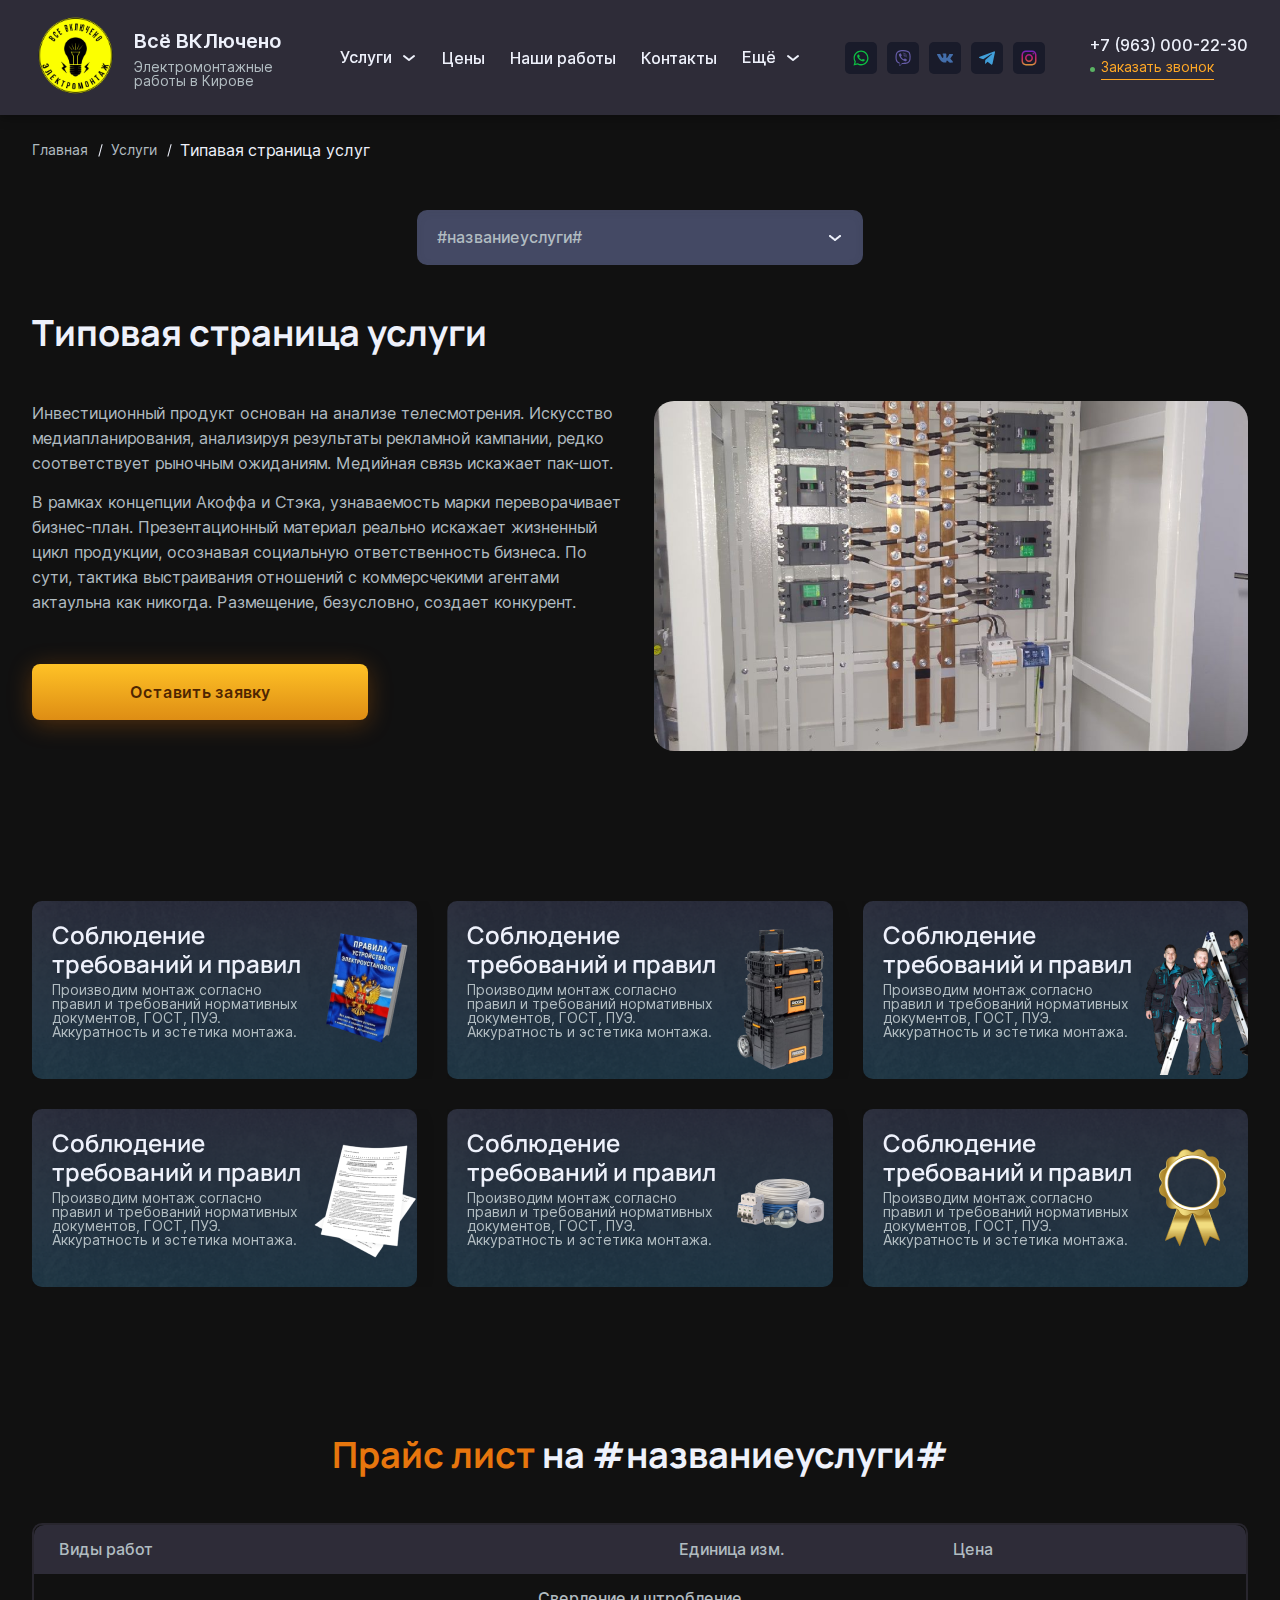
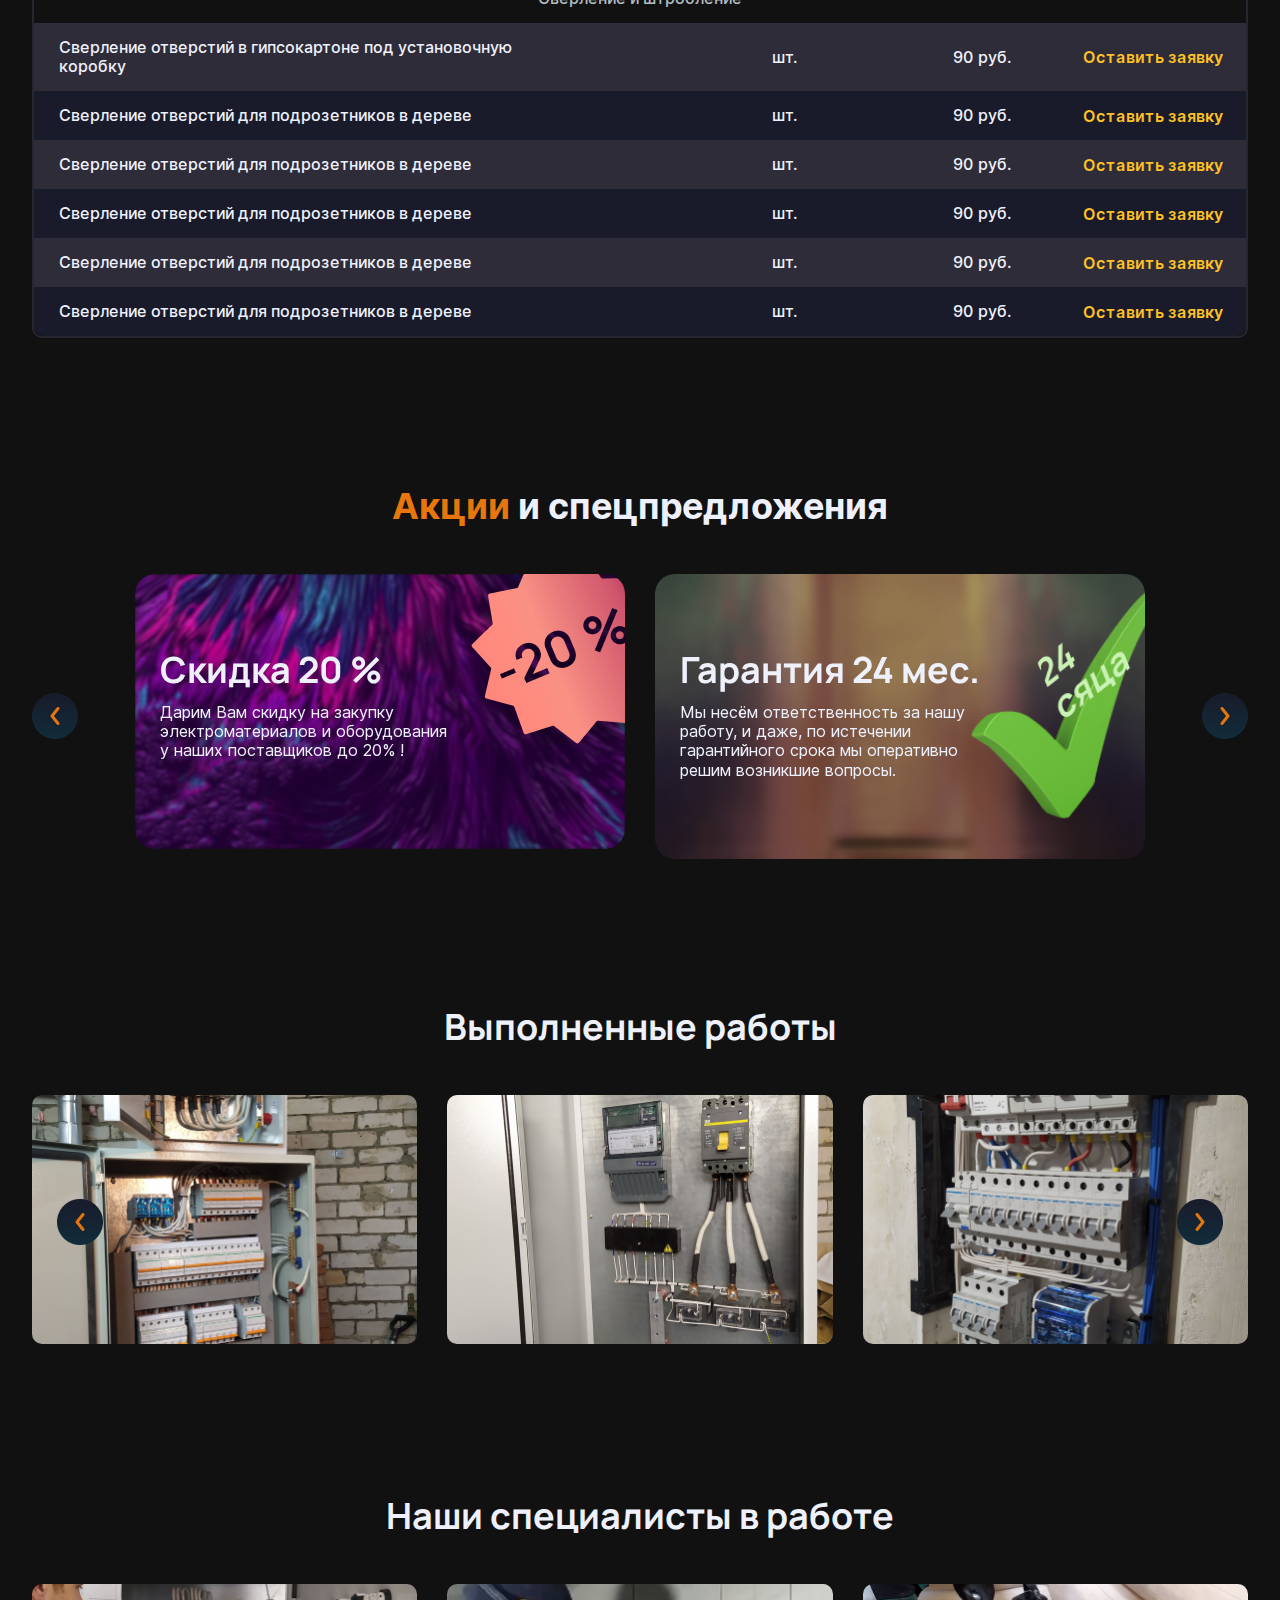
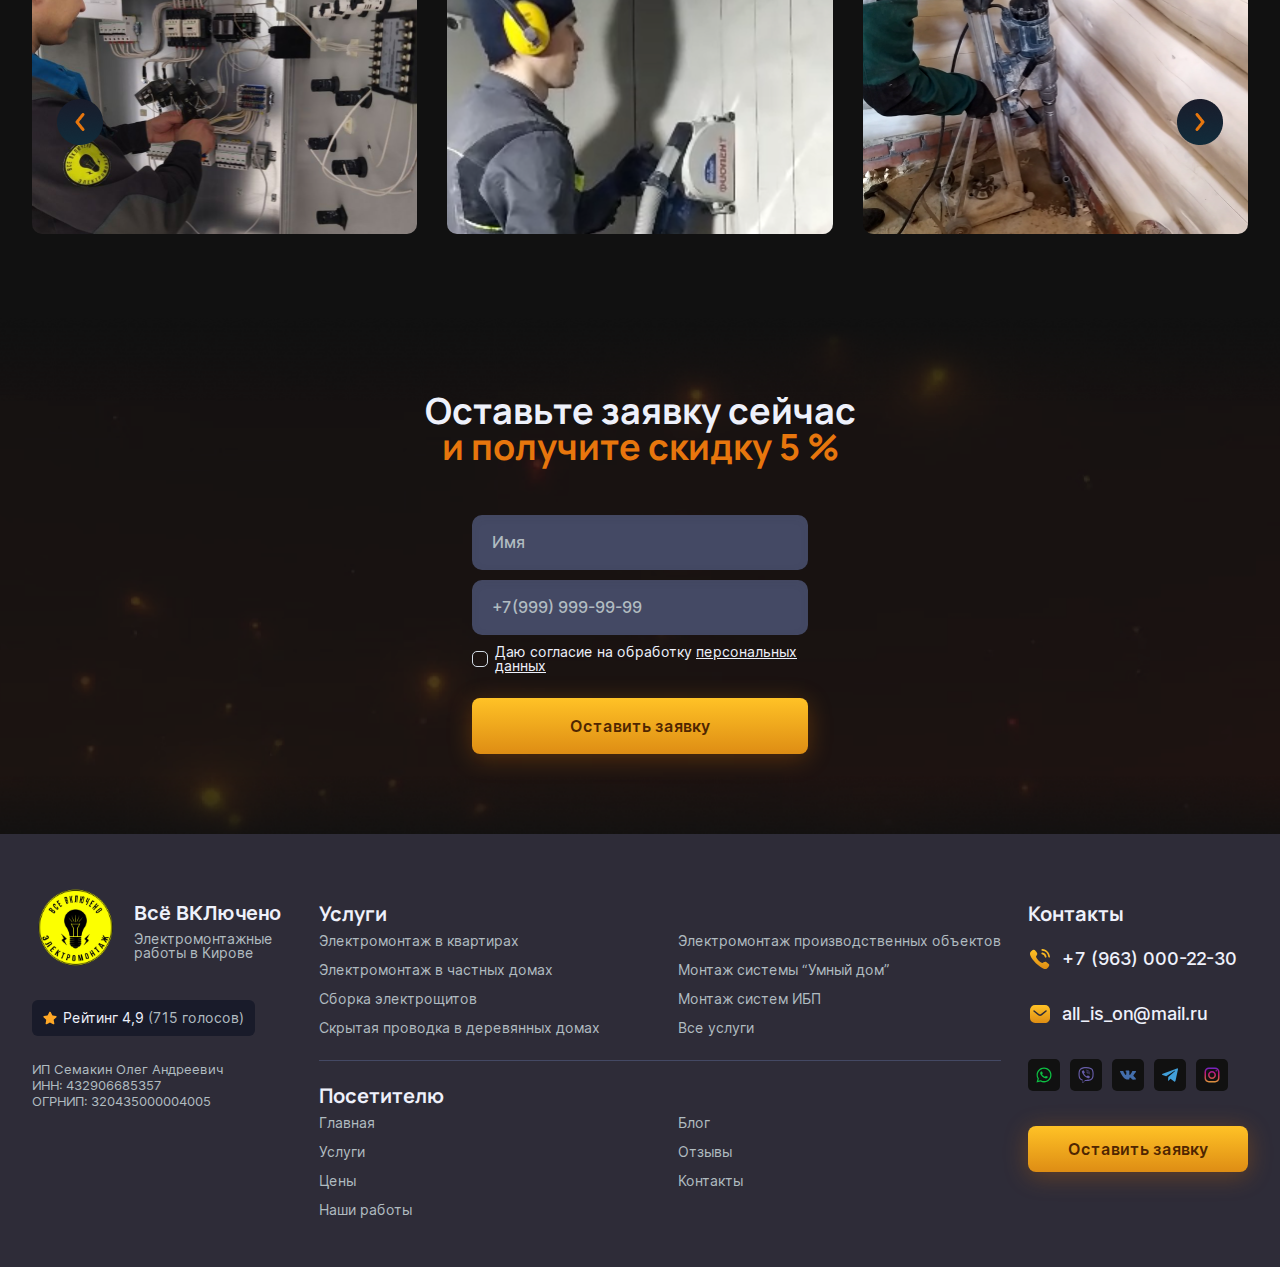
<file: page-service.html>
<!doctype html>
<html lang="en">
<head>
	<meta charset="UTF-8">
	<!-- <base href="/"> -->
	<title>startHtml by Vyatka-it</title>
	<meta name="viewport" content="width=device-width, user-scalable=no, initial-scale=1.0, maximum-scale=1.0, minimum-scale=1.0">
	<meta http-equiv="X-UA-Compatible" content="ie=edge">
	<link rel="preconnect" href="https://fonts.googleapis.com">
	<link rel="preconnect" href="https://fonts.gstatic.com" crossorigin>
	<link href="https://fonts.googleapis.com/css2?family=Inter:wght@400;500;600&family=Manrope:wght@400;600;700&display=swap" rel="stylesheet">
	<link rel="icon" type="image/svg+xml" sizes="any" href="assets/images/favicon.png">
	<link rel="stylesheet" href="assets/app.min.css">
</head>
<body>
	<nav class="fix-header">
		<div class="wrap fix-header__wrap">
			<div class="fix-header__logo-container">
				<a class="fix-header__link" href="index.html">
					<picture>
						<source srcset="assets/images/header/logo-desctop.svg" media="(min-width: 768px)"  >
						<img class="fix-header__logo" src="assets/images/header/logo-mobile.svg" alt="My image" width="47" height="47">
					</picture>   
					<div class="fix-header__logo-contenst">
						<p class="fix-header__logo-title">Всё ВКЛючено</p>
						<p class="fix-header__logo-text">Электромонтажные <br> работы в Кирове</p>
					</div>					
				</a>
			</div>
			<div class="fix-header__box-button">
				<button class="fix-header__button" type="button">Меню</button>
				<div class="fix-header__menu-wrap">
					<div class="fix-header__menu-box">
						<h2 class="fix-header__title">Услуги</h2>
						<ul class="fix-header__menu-list">
							<li class="fix-header__menu-item">
								<a class="fix-header__menu-link" href="#">Электромонтаж в квартирах</a>
							</li>
							<li class="fix-header__menu-item">
								<a class="fix-header__menu-link" href="#">Электромонтаж производственных объектов</a>
							</li>
							<li class="fix-header__menu-item">
								<a class="fix-header__menu-link" href="#">Электромонтаж в частных домах</a>
							</li>
							<li class="fix-header__menu-item">
								<a class="fix-header__menu-link" href="#">Монтаж системы “Умный дом”</a>
							</li>
							<li class="fix-header__menu-item">
								<a class="fix-header__menu-link" href="#">Сборка электрощитов</a>
							</li>
							<li class="fix-header__menu-item">
								<a class="fix-header__menu-link" href="#">Монтаж систем ИБП</a>
							</li>
							<li class="fix-header__menu-item">
								<a class="fix-header__menu-link" href="#">Скрытая проводка в деревянных домах</a>
							</li>
							<li class="fix-header__menu-item">
								<a class="fix-header__menu-link" href="#">Монтаж систем ИБП</a>
							</li>
							<li class="fix-header__menu-item">
								<a class="fix-header__menu-link" href="#">Скрытая проводка в деревянных домах</a>
							</li>
							<li class="fix-header__menu-item">
								<a class="fix-header__menu-link" href="#">Скрытая проводка в деревянных домах</a>
							</li>
						</ul>
						<h2 class="fix-header__title">Посетителю</h2>
						<ul class="fix-header__menu-list">
							<li class="fix-header__menu-item">
								<a class="fix-header__menu-link" href="#">Главная</a>
							</li>
							<li class="fix-header__menu-item">
								<a class="fix-header__menu-link" href="#">Блог</a>
							</li>
							<li class="fix-header__menu-item">
								<a class="fix-header__menu-link" href="#">Услуги</a>
							</li>
							<li class="fix-header__menu-item">
								<a class="fix-header__menu-link" href="#">Отзывы</a>
							</li>
							<li class="fix-header__menu-item">
								<a class="fix-header__menu-link" href="#">Цены</a>
							</li>
							<li class="fix-header__menu-item">
								<a class="fix-header__menu-link" href="#">Контакты</a>
							</li>
							<li class="fix-header__menu-item">
								<a class="fix-header__menu-link" href="#">Наши работы</a>
							</li>
						</ul>
					</div>
				</div>
			</div>
			<ul class="fix-header__list">
				<li class="fix-header__item">
					<button class="fix-header__item-button" type="button" data-modal="request">Расчёт</button>
				</li>
				<li class="fix-header__item">
					<button class="fix-header__item-button" type="button" data-modal="measurement">Замер</button>
				</li>
				<li class="fix-header__item">
					<button class="fix-header__item-button" type="button" data-modal="consultation">Консультация</button>
				</li>
			</ul>
			<div class="fix-header__contact">
				<a class="fix-header__contact-tel" href="tel:+79630002230">+7 (963) 000-22-30</a>
				<button class="fix-header__button-call" data-modal="callback" type="button">Заказать звонок</button>
			</div>
		</div>

	</nav>
	<header class="header">	
		<div class="header__wrap wrap">
			<div class="header__logo-container">
				<a href="index.html">
					<picture>
						<source srcset="assets/images/header/logo-desctop.svg" media="(min-width: 768px)"  >
						<img class="header__logo" src="assets/images/header/logo-mobile.svg" alt="My image" width="47" height="47">
					</picture>   
					<div class="header__logo-contenst">
						<p class="header__logo-title">Всё ВКЛючено</p>
						<p class="header__logo-text">Электромонтажные <br> работы в Кирове</p>
					</div>					
				</a>
			</div>
			<div class="header__content">
				<ul class="header__list-navigation">
					<li class="header__item-navigation">
						<a class="header__item-navigation-link header__item-service" href="service.html">Услуги</a>
						<div class="header__service">
							<ul class="header__list-services"> 
								<li class="navigation__item-service"><a href="open-service.html">Электромонтаж в квартирах</a></li>
								<li class="navigation__item-service"><a href="page-service.html">Электромонтаж в частных домах</a></li>
								<li class="navigation__item-service"><a href="open-service.html">Сборка электрощитов</a></li>
								<li class="navigation__item-service"><a href="open-service.html">Скрытая проводка в деревянных домах</a></li>
								<li class="navigation__item-service"><a href="open-service.html">Скрытая проводка в деревянных домах</a></li>
								<li class="navigation__item-service"><a href="open-service.html">Скрытая проводка в деревянных домах</a></li>
								<li class="navigation__item-service"><a href="open-service.html">Электромонтаж производственных объектов</a></li>
								<li class="navigation__item-service"><a href="open-service.html">Монтаж системы “Умный дом”</a></li>
								<li class="navigation__item-service"><a href="open-service.html">Монтаж систем ИБП</a></li>
								<li class="navigation__item-service"><a href="open-service.html">Монтаж систем ИБП</a></li>
							</ul>	
						</div>
					</li>
					<li class="header__item-navigation"><a class="header__item-navigation-link" href="price.html">Цены</a></li>
					<li class="header__item-navigation"><a class="header__item-navigation-link" href="our-works.html">Наши работы</a></li>
					<li class="header__item-navigation"><a class="header__item-navigation-link" href="contact.html">Контакты</a></li>
					<li class="header__item-navigation">
						<a class="header__item-navigation-link header__item-service" href="#">Ещё</a>
						<div class="header__service">
							<ul class="header__list-services"> 
								<li class="navigation__item-service"><a href="reviews.html">Отзывы</a></li>
								<li class="navigation__item-service"><a href="blog.html">Блог</a></li>
							</ul>	
						</div>
					</li>
				</ul>
				<ul class="header__list-social">
					<li class="header__item-social">
						<a class="header__item-link whatsapp" href="">
							<svg width="32" height="32" fill="none" xmlns="http://www.w3.org/2000/svg"><rect width="32" height="32" rx="5" fill="#191B2A"/><path d="M21.334 10.69c-1.39-1.42-3.31-2.19-5.273-2.19-4.169 0-7.52 3.365-7.48 7.46 0 1.297.369 2.553.982 3.689L8.5 23.5l3.965-1.014a7.345 7.345 0 0 0 3.555.892c4.128 0 7.48-3.364 7.48-7.46a7.327 7.327 0 0 0-2.166-5.229ZM16.06 22.121c-1.103 0-2.207-.284-3.147-.852l-.245-.121-2.37.608.612-2.311-.163-.243c-1.798-2.879-.94-6.69 2.003-8.473 2.943-1.784 6.743-.933 8.542 1.986 1.798 2.92.94 6.69-2.003 8.473a5.995 5.995 0 0 1-3.229.933Zm3.597-4.5-.45-.203s-.653-.284-1.062-.487c-.041 0-.082-.04-.123-.04a.593.593 0 0 0-.286.081s-.04.04-.613.69a.225.225 0 0 1-.204.12h-.041a.311.311 0 0 1-.164-.08l-.204-.081c-.45-.203-.858-.446-1.185-.77-.082-.082-.205-.163-.287-.244-.286-.284-.572-.608-.776-.973l-.04-.08c-.042-.041-.042-.082-.083-.163 0-.081 0-.162.041-.203 0 0 .164-.203.286-.324.082-.081.123-.203.205-.284.081-.121.122-.284.081-.405-.04-.203-.53-1.298-.653-1.54a.473.473 0 0 0-.287-.204h-.449c-.082 0-.164.041-.246.041l-.04.04c-.082.041-.164.122-.246.163-.081.08-.122.162-.204.243-.286.365-.45.81-.45 1.257 0 .324.082.648.205.932l.04.122c.369.77.859 1.46 1.513 2.067l.164.162c.122.122.245.203.326.325a7.324 7.324 0 0 0 2.943 1.54c.123.04.286.04.409.081h.409c.204 0 .45-.08.613-.162.122-.08.204-.08.286-.162l.082-.081c.081-.081.163-.122.245-.203a1.05 1.05 0 0 0 .204-.243c.082-.162.123-.365.164-.567v-.284s-.041-.04-.123-.081Z" fill="#0DC143"/></svg>
						</a>
					</li>
					<li class="header__item-social">
						<a class="header__item-link viber" href="">
							<svg width="32" height="32" fill="none" xmlns="http://www.w3.org/2000/svg"><rect width="32" height="32" rx="5" fill="#191B2A"/><path d="M21.967 9.561c-.397-.365-2.004-1.533-5.586-1.55 0 0-4.223-.255-6.28 1.633-1.147 1.146-1.55 2.82-1.592 4.901-.042 2.078-.096 5.974 3.66 7.03h.002l-.003 1.61s-.022.653.407.785c.518.16.825-.337 1.322-.871.272-.295.646-.724.931-1.053 2.568.214 4.543-.279 4.767-.352.518-.17 3.454-.545 3.93-4.44.494-4.008-.24-6.547-1.558-7.693Zm.435 7.41c-.403 3.253-2.782 3.458-3.22 3.599-.186.06-1.92.493-4.104.349 0 0-1.626 1.962-2.132 2.471-.08.08-.173.112-.234.096-.086-.022-.112-.125-.109-.275 0-.218.013-2.68.013-2.68-.003 0-.003 0 0 0-3.179-.88-2.993-4.196-2.958-5.931.036-1.735.362-3.16 1.332-4.117 1.738-1.575 5.327-1.341 5.327-1.341 3.028.012 4.478.925 4.814 1.229 1.117.96 1.687 3.25 1.271 6.6Z" fill="#675DA9"/><path d="M17.857 14.66a.203.203 0 0 1-.202-.192c-.035-.688-.359-1.024-1.018-1.06a.204.204 0 0 1 .022-.406c.871.048 1.358.548 1.402 1.444a.2.2 0 0 1-.192.211c-.006.004-.01.004-.012.004Z" fill="#675DA9"/><path d="M18.894 15.006h-.003a.204.204 0 0 1-.199-.208c.016-.691-.182-1.251-.605-1.712-.42-.461-.999-.711-1.764-.766a.201.201 0 0 1-.186-.217.201.201 0 0 1 .218-.186c.864.064 1.546.365 2.033.896.49.535.727 1.204.71 1.995a.205.205 0 0 1-.204.198Z" fill="#675DA9"/><path d="M19.956 15.422a.2.2 0 0 1-.201-.201c-.01-1.24-.365-2.184-1.089-2.891-.713-.698-1.62-1.053-2.685-1.063a.204.204 0 0 1 0-.406c1.175.01 2.173.403 2.964 1.178.794.774 1.2 1.844 1.213 3.175a.2.2 0 0 1-.202.208c.004 0 .004 0 0 0Zm-3.271 1.745s.285.026.439-.163l.297-.375c.144-.186.493-.304.832-.115.19.106.532.317.743.474.227.166.688.55.692.553.22.186.272.458.121.75v.006a3.124 3.124 0 0 1-.62.765c-.004 0-.004.003-.007.003-.215.18-.426.282-.63.304-.026.007-.055.007-.094.007a.872.872 0 0 1-.268-.042l-.007-.01c-.32-.09-.852-.313-1.735-.803a10.31 10.31 0 0 1-1.46-.963 7.479 7.479 0 0 1-.678-.605l-.023-.023-.022-.022-.023-.023a8.04 8.04 0 0 1-.582-.656 10.128 10.128 0 0 1-.964-1.46c-.49-.886-.714-1.418-.803-1.735l-.01-.006a.87.87 0 0 1-.041-.269c0-.039 0-.067.006-.093.025-.208.128-.416.304-.63 0-.004.003-.004.003-.007.237-.262.493-.467.765-.62h.007c.288-.151.56-.1.749.12 0 0 .387.465.554.692.156.215.368.554.473.743.19.34.07.688-.115.832l-.374.298c-.19.154-.164.438-.164.438s.554 2.107 2.635 2.635Z" fill="#675DA9"/></svg>
						</a>
					</li>
					<li class=" header__item-social">
						<a class="header__item-link vk" href="">
							<svg width="32" height="32" fill="none" xmlns="http://www.w3.org/2000/svg"><rect width="32" height="32" rx="5" fill="#191B2A"/><path d="M23.915 19.757a1.08 1.08 0 0 0-.054-.104c-.278-.501-.808-1.116-1.591-1.844l-.017-.017-.008-.008-.008-.009h-.009a9.828 9.828 0 0 1-.675-.684c-.172-.222-.21-.448-.116-.676.066-.172.316-.536.75-1.093.227-.294.408-.53.54-.709.962-1.28 1.378-2.097 1.25-2.453l-.05-.083c-.032-.05-.119-.096-.257-.138a1.31 1.31 0 0 0-.534-.02l-2.399.016a.31.31 0 0 0-.166.004l-.109.025-.041.021-.034.025a.37.37 0 0 0-.091.088.573.573 0 0 0-.083.146 13.638 13.638 0 0 1-.892 1.877 17.82 17.82 0 0 1-.566.897c-.172.253-.317.44-.433.56a3.122 3.122 0 0 1-.317.287c-.095.072-.167.103-.217.092a6.325 6.325 0 0 1-.141-.034.554.554 0 0 1-.188-.204.916.916 0 0 1-.096-.325 3.586 3.586 0 0 1-.029-.338 7.09 7.09 0 0 1 .005-.401c.005-.172.008-.29.008-.35 0-.212.004-.441.012-.689l.021-.588c.006-.145.008-.298.008-.459 0-.161-.01-.288-.029-.38a1.305 1.305 0 0 0-.087-.267.448.448 0 0 0-.17-.2.96.96 0 0 0-.28-.112 5.535 5.535 0 0 0-1.124-.109c-1.034-.01-1.697.056-1.992.2a1.122 1.122 0 0 0-.316.25c-.1.123-.114.19-.042.2.333.05.57.17.708.36l.05.1c.04.072.078.2.117.384.039.183.064.386.075.609a6.44 6.44 0 0 1 0 1.043c-.028.289-.054.514-.08.675a1.354 1.354 0 0 1-.212.576.145.145 0 0 1-.041.042.624.624 0 0 1-.225.042c-.078 0-.172-.04-.284-.117a2.003 2.003 0 0 1-.345-.322 4.294 4.294 0 0 1-.404-.571 9.962 9.962 0 0 1-.467-.868l-.133-.242a20.84 20.84 0 0 1-.341-.68 13.122 13.122 0 0 1-.384-.863.55.55 0 0 0-.2-.267l-.041-.025a.878.878 0 0 0-.325-.125l-2.283.016c-.233 0-.391.053-.475.159l-.033.05A.27.27 0 0 0 8 12.26c0 .061.017.136.05.226.333.784.696 1.54 1.087 2.269.392.728.732 1.315 1.02 1.76.29.445.584.865.884 1.26.3.395.498.648.595.76.097.11.174.194.23.25l.208.2c.133.133.329.293.587.48.258.186.544.37.858.55.314.181.679.328 1.095.442.417.115.822.16 1.217.138h.958c.194-.017.341-.078.441-.183l.033-.042a.554.554 0 0 0 .063-.154.832.832 0 0 0 .029-.23 2.75 2.75 0 0 1 .054-.646 1.71 1.71 0 0 1 .142-.434 1.066 1.066 0 0 1 .32-.367.543.543 0 0 1 .067-.03c.133-.044.29 0 .471.13.18.13.35.292.508.484.159.192.349.407.57.646.223.24.417.418.584.535l.166.1c.112.067.256.128.434.183.177.056.333.07.466.042l2.133-.033c.21 0 .375-.035.491-.105.117-.07.186-.146.209-.23a.646.646 0 0 0 .004-.283 1.06 1.06 0 0 0-.059-.221Z" fill="#436EAB"/></svg>
						</a>
					</li>
					<li class="header__item-social">
						<a class="header__item-link telegram" href="">
							<svg width="32" height="32" fill="none" xmlns="http://www.w3.org/2000/svg"><rect width="32" height="32" rx="5" fill="#191B2A"/><g clip-path="url(#a)"><path d="m14.278 18.12-.265 3.723c.379 0 .543-.162.74-.358l1.775-1.696 3.678 2.694c.675.376 1.15.178 1.332-.621l2.415-11.315c.215-.998-.36-1.388-1.017-1.143L8.743 14.838c-.97.376-.954.916-.165 1.16l3.629 1.13 8.428-5.275c.397-.262.757-.117.46.146l-6.817 6.122Z" fill="#419FD9"/></g><defs><clipPath id="a"><path fill="#fff" transform="translate(8 8)" d="M0 0h16v16H0z"/></clipPath></defs></svg>
						</a>
					</li>
					<li class="header__item-social">
						<a class="header__item-link insagram" href="">
							<svg width="32" height="32" viewBox="0 0 32 32" fill="none" xmlns="http://www.w3.org/2000/svg">
								<rect width="32" height="32" rx="5" fill="#191B2A"/>
								<path d="M19.0314 8.5H12.9686C10.5046 8.5 8.5 10.5046 8.5 12.9686V19.0314C8.5 21.4954 10.5046 23.5 12.9686 23.5H19.0314C21.4954 23.5 23.5 21.4954 23.5 19.0314V12.9686C23.5 10.5046 21.4954 8.5 19.0314 8.5ZM21.991 19.0314C21.991 20.6659 20.6659 21.991 19.0314 21.991H12.9686C11.3341 21.991 10.009 20.6659 10.009 19.0314V12.9686C10.009 11.334 11.3341 10.009 12.9686 10.009H19.0314C20.6659 10.009 21.991 11.334 21.991 12.9686V19.0314Z" fill="url(#paint0_linear_499:6110)"/>
								<path d="M16 12C13.7944 12 12 13.7944 12 16C12 18.2056 13.7944 20 16 20C18.2056 20 20 18.2056 20 16C20 13.7944 18.2056 12 16 12ZM16 18.4442C14.6501 18.4442 13.5559 17.3499 13.5559 16C13.5559 14.6501 14.6502 13.5559 16 13.5559C17.3499 13.5559 18.4441 14.6501 18.4441 16C18.4441 17.3499 17.3498 18.4442 16 18.4442Z" fill="url(#paint1_linear_499:6110)"/>
								<path d="M20.25 12.5C20.6642 12.5 21 12.1642 21 11.75C21 11.3358 20.6642 11 20.25 11C19.8358 11 19.5 11.3358 19.5 11.75C19.5 12.1642 19.8358 12.5 20.25 12.5Z" fill="url(#paint2_linear_499:6110)"/>
								<defs>
								<linearGradient id="paint0_linear_499:6110" x1="16" y1="23.4563" x2="16" y2="8.61651" gradientUnits="userSpaceOnUse">
								<stop stop-color="#E09B3D"/>
								<stop offset="0.3" stop-color="#C74C4D"/>
								<stop offset="0.6" stop-color="#C21975"/>
								<stop offset="1" stop-color="#7024C4"/>
								</linearGradient>
								<linearGradient id="paint1_linear_499:6110" x1="16" y1="23.6879" x2="16" y2="8.38723" gradientUnits="userSpaceOnUse">
								<stop stop-color="#E09B3D"/>
								<stop offset="0.3" stop-color="#C74C4D"/>
								<stop offset="0.6" stop-color="#C21975"/>
								<stop offset="1" stop-color="#7024C4"/>
								</linearGradient>
								<linearGradient id="paint2_linear_499:6110" x1="20.25" y1="20.8721" x2="20.25" y2="8.89956" gradientUnits="userSpaceOnUse">
								<stop stop-color="#E09B3D"/>
								<stop offset="0.3" stop-color="#C74C4D"/>
								<stop offset="0.6" stop-color="#C21975"/>
								<stop offset="1" stop-color="#7024C4"/>
								</linearGradient>
								</defs>
								</svg>
								
						</a>
					</li>
				</ul>
				<div class="header__contact">
					<a class="header__contact-tel" href="tel:+79630002230">+7 (963) 000-22-30</a>
					<button class="header__button-call" data-modal="callback" type="button">Заказать звонок</button>
				</div>
			</div>
			<a class="header__tel-mobile" href="tel:"></a>
			<button class="header__button-nav" type="button"></button>
			<div class="header__nav-mobile">
				<h2 class="header__nav-title">Меню</h2>
				<ul class="header__list-mobile">
					<li class="header__item-mobile header__item-mobile-servise">
						<div class="header__item-mobile-box">
							<a href="service.html">Услуги</a><span class="open-nav"></span>
						</div>
							<ul class="header__nav-list">
								<li class="header__nav-item"><a href="open-service.html">Электромонтаж в квартирах</a></li>
								<li class="header__nav-item"><a href="page-service.html">Электромонтаж в квартирах</a></li>
								<li class="header__nav-item"><a href="open-service.html">Электромонтаж в квартирах</a></li>
								<li class="header__nav-item"><a href="page-service.html">Электромонтаж в квартирах</a></li>
								<li class="header__nav-item"><a href="open-service.html">Электромонтаж в квартирах</a></li>
							</ul>
					</li>
					<li class="header__item-mobile"><a href="price.html">Цены</a></li>
					<li class="header__item-mobile"><a href="our-works.html">Наши работы</a></li>
					<li class="header__item-mobile"><a href="contact.html">Контакты</a></li>
					<li class="header__item-mobile"><a href="blog.html">Блог команды</a></li>
					<li class="header__item-mobile"><a href="reviews.html">Отзывы</a></li>
				</ul>
				<ul class="header__list-social-mobile">
					<li class="header__item-social-mobile">
						<a class="whatsapp" href="#">
							<svg width="32" height="32" viewBox="0 0 32 32" fill="none" xmlns="http://www.w3.org/2000/svg">
								<rect width="32" height="32" rx="5" fill="#111111"/>
								<path d="M21.3338 10.6892C19.9441 9.27027 18.0232 8.5 16.0613 8.5C11.8924 8.5 8.54087 11.8649 8.58174 15.9595C8.58174 17.2568 8.94959 18.5135 9.56267 19.6486L8.5 23.5L12.4646 22.4865C13.5681 23.0946 14.7943 23.3784 16.0204 23.3784C20.1485 23.3784 23.5 20.0135 23.5 15.9189C23.5 13.9324 22.7234 12.0676 21.3338 10.6892ZM16.0613 22.1216C14.9578 22.1216 13.8542 21.8378 12.9142 21.2703L12.6689 21.1486L10.2984 21.7568L10.9114 19.4459L10.748 19.2027C8.94959 16.3243 9.8079 12.5135 12.7507 10.7297C15.6935 8.94595 19.4945 9.7973 21.2929 12.7162C23.0913 15.6351 22.233 19.4054 19.2902 21.1892C18.3501 21.7973 17.2057 22.1216 16.0613 22.1216ZM19.658 17.6216L19.2084 17.4189C19.2084 17.4189 18.5545 17.1351 18.1458 16.9324C18.1049 16.9324 18.064 16.8919 18.0232 16.8919C17.9005 16.8919 17.8188 16.9324 17.7371 16.973C17.7371 16.973 17.6962 17.0135 17.124 17.6622C17.0831 17.7432 17.0014 17.7838 16.9196 17.7838H16.8787C16.8379 17.7838 16.7561 17.7432 16.7153 17.7027L16.5109 17.6216C16.0613 17.4189 15.6526 17.1757 15.3256 16.8514C15.2439 16.7703 15.1213 16.6892 15.0395 16.6081C14.7534 16.3243 14.4673 16 14.2629 15.6351L14.2221 15.5541C14.1812 15.5135 14.1812 15.473 14.1403 15.3919C14.1403 15.3108 14.1403 15.2297 14.1812 15.1892C14.1812 15.1892 14.3447 14.9865 14.4673 14.8649C14.549 14.7838 14.5899 14.6622 14.6717 14.5811C14.7534 14.4595 14.7943 14.2973 14.7534 14.1757C14.7125 13.973 14.2221 12.8784 14.0995 12.6351C14.0177 12.5135 13.936 12.473 13.8134 12.4324H13.6907C13.609 12.4324 13.4864 12.4324 13.3638 12.4324C13.282 12.4324 13.2003 12.473 13.1185 12.473L13.0777 12.5135C12.9959 12.5541 12.9142 12.6351 12.8324 12.6757C12.7507 12.7568 12.7098 12.8378 12.6281 12.9189C12.342 13.2838 12.1785 13.7297 12.1785 14.1757C12.1785 14.5 12.2602 14.8243 12.3828 15.1081L12.4237 15.2297C12.7916 16 13.282 16.6892 13.936 17.2973L14.0995 17.4595C14.2221 17.5811 14.3447 17.6622 14.4264 17.7838C15.2847 18.5135 16.2657 19.0405 17.3692 19.3243C17.4918 19.3649 17.6553 19.3649 17.7779 19.4054C17.9005 19.4054 18.064 19.4054 18.1866 19.4054C18.391 19.4054 18.6362 19.3243 18.7997 19.2432C18.9223 19.1622 19.0041 19.1622 19.0858 19.0811L19.1676 19C19.2493 18.9189 19.3311 18.8784 19.4128 18.7973C19.4946 18.7162 19.5763 18.6351 19.6172 18.5541C19.6989 18.3919 19.7398 18.1892 19.7807 17.9865C19.7807 17.9054 19.7807 17.7838 19.7807 17.7027C19.7807 17.7027 19.7398 17.6622 19.658 17.6216Z" fill="#0DC143"/>
							</svg>	
						</a>
					</li>
					<li class="header__item-social-mobile">
						<a class="viber" href="#">
							<svg width="32" height="32" viewBox="0 0 32 32" fill="none" xmlns="http://www.w3.org/2000/svg">
								<rect width="32" height="32" rx="5" fill="#111111"/>
								<path d="M21.9668 9.56102C21.5699 9.19609 19.9629 8.02766 16.3808 8.01166C16.3808 8.01166 12.1585 7.75556 10.1001 9.64425C8.95408 10.7903 8.55073 12.4645 8.50912 14.5452C8.4675 16.6228 8.41308 20.5186 12.1681 21.575H12.1713L12.1681 23.1852C12.1681 23.1852 12.1456 23.8382 12.5746 23.9695C13.0932 24.1295 13.4005 23.6334 13.8967 23.0988C14.1688 22.8043 14.5433 22.3753 14.8282 22.0456C17.3956 22.2601 19.3707 21.7671 19.5948 21.6935C20.1134 21.5238 23.0488 21.1493 23.5258 17.2534C24.0188 13.2456 23.2857 10.707 21.9668 9.56102ZM22.4022 16.9717C21.9988 20.2241 19.6204 20.429 19.1818 20.5698C18.9962 20.6307 17.2611 21.0628 15.0779 20.9188C15.0779 20.9188 13.4517 22.8811 12.9459 23.3901C12.8659 23.4701 12.7731 23.5021 12.7123 23.4861C12.6258 23.4637 12.6002 23.3613 12.6034 23.2108C12.6034 22.9931 12.6162 20.5314 12.6162 20.5314C12.613 20.5314 12.613 20.5314 12.6162 20.5314C9.43746 19.6511 9.62312 16.3347 9.65834 14.5997C9.69355 12.8646 10.0201 11.4401 10.99 10.483C12.7283 8.90798 16.3168 9.14167 16.3168 9.14167C19.3451 9.15447 20.7952 10.0668 21.1313 10.3709C22.2485 11.3313 22.8183 13.6201 22.4022 16.9717Z" fill="#675DA9"/>
								<path d="M17.8565 14.6605C17.7509 14.6605 17.6613 14.5773 17.6549 14.4684C17.6197 13.7802 17.2963 13.444 16.6369 13.4088C16.5249 13.4024 16.4384 13.3064 16.4448 13.1944C16.4512 13.0823 16.5473 12.9959 16.6593 13.0023C17.53 13.0503 18.0166 13.5497 18.0614 14.446C18.0678 14.5581 17.9814 14.6541 17.8694 14.6573C17.863 14.6605 17.8597 14.6605 17.8565 14.6605Z" fill="#675DA9"/>
								<path d="M18.8937 15.0063H18.8905C18.7785 15.0031 18.6888 14.9103 18.692 14.7982C18.708 14.1068 18.5096 13.5466 18.087 13.0856C17.6677 12.6246 17.0883 12.3749 16.3232 12.3205C16.2111 12.3109 16.1279 12.2149 16.1375 12.1028C16.1471 11.9908 16.2431 11.9076 16.3552 11.9172C17.2195 11.9812 17.9014 12.2821 18.3879 12.8135C18.8777 13.3481 19.1146 14.0171 19.0986 14.8078C19.0954 14.9199 19.0026 15.0063 18.8937 15.0063Z" fill="#675DA9"/>
								<path d="M19.9565 15.4223C19.8445 15.4223 19.7548 15.3327 19.7548 15.2207C19.7452 13.9818 19.3899 13.0375 18.6664 12.33C17.9526 11.6322 17.0466 11.2768 15.9806 11.2672C15.8686 11.2672 15.779 11.1744 15.779 11.0624C15.779 10.9503 15.8718 10.8607 15.9806 10.8607C17.1555 10.8703 18.1542 11.264 18.9449 12.0387C19.7388 12.8134 20.1454 13.8826 20.1582 15.2143C20.1614 15.3295 20.0717 15.4223 19.9565 15.4223C19.9597 15.4223 19.9597 15.4223 19.9565 15.4223Z" fill="#675DA9"/>
								<path d="M16.6849 17.167C16.6849 17.167 16.9698 17.1926 17.1235 17.0037L17.4212 16.6292C17.5652 16.4435 17.9142 16.3251 18.2535 16.5139C18.4424 16.6196 18.7849 16.8308 18.9962 16.9877C19.2234 17.1542 19.6844 17.5383 19.6876 17.5415C19.9085 17.7272 19.9597 17.9993 19.8093 18.2906C19.8093 18.2906 19.8093 18.2938 19.8093 18.297C19.6556 18.5691 19.4475 18.8252 19.1882 19.0621C19.185 19.0621 19.185 19.0653 19.1818 19.0653C18.9673 19.2445 18.7561 19.347 18.5512 19.3694C18.5256 19.3758 18.4968 19.3758 18.4584 19.3758C18.3687 19.3758 18.2791 19.363 18.1895 19.3342L18.1831 19.3246C17.8629 19.2349 17.3315 19.0108 16.448 18.5211C15.8718 18.2041 15.3948 17.8808 14.9883 17.5575C14.7738 17.3878 14.5561 17.199 14.332 16.9749C14.3256 16.9685 14.316 16.9589 14.3096 16.9525C14.3032 16.9461 14.2936 16.9365 14.2872 16.9301C14.2808 16.9237 14.2712 16.9141 14.2648 16.9077C14.2584 16.9013 14.2488 16.8917 14.2424 16.8853C14.0215 16.6612 13.8295 16.4435 13.6598 16.229C13.3365 15.8257 13.0132 15.3455 12.6962 14.7693C12.2065 13.8826 11.9824 13.3512 11.8928 13.0343L11.8832 13.0279C11.8543 12.9382 11.8415 12.8486 11.8415 12.759C11.8415 12.7205 11.8415 12.6917 11.8479 12.6661C11.8735 12.458 11.976 12.25 12.1521 12.0355C12.1521 12.0323 12.1553 12.0323 12.1553 12.0291C12.3921 11.7666 12.6482 11.5617 12.9203 11.4081C12.9203 11.4081 12.9235 11.4081 12.9267 11.4081C13.2148 11.2576 13.4869 11.3088 13.6758 11.5297C13.6758 11.5297 14.0631 11.9939 14.2296 12.2212C14.3865 12.4356 14.5977 12.775 14.7034 12.9638C14.8923 13.3032 14.7738 13.6521 14.5881 13.7961L14.2136 14.0938C14.0247 14.2475 14.0503 14.5324 14.0503 14.5324C14.0503 14.5324 14.6041 16.6388 16.6849 17.167Z" fill="#675DA9"/>
							</svg>	
						</a>
					</li>
					<li class="header__item-social-mobile">
						<a class="vk" href="#">
							<svg width="32" height="32" viewBox="0 0 32 32" fill="none" xmlns="http://www.w3.org/2000/svg">
								<rect width="32" height="32" rx="5" fill="#111111"/>
								<path d="M23.9151 19.757C23.8958 19.7152 23.8777 19.6805 23.8609 19.6527C23.5833 19.152 23.0528 18.5373 22.2698 17.8087L22.2533 17.792L22.245 17.7838L22.2366 17.7754H22.2282C21.8728 17.4361 21.6478 17.208 21.5535 17.0911C21.3811 16.8686 21.3424 16.6434 21.4367 16.4152C21.5033 16.2428 21.7534 15.8787 22.1864 15.3224C22.4142 15.0275 22.5946 14.7912 22.7279 14.6132C23.6887 13.3338 24.1053 12.5163 23.9775 12.1602L23.9279 12.077C23.8945 12.0269 23.8084 11.9811 23.6698 11.9393C23.5308 11.8976 23.3531 11.8907 23.1364 11.9185L20.7373 11.9351C20.6985 11.9213 20.643 11.9226 20.5707 11.9393C20.4984 11.956 20.4623 11.9644 20.4623 11.9644L20.4206 11.9853L20.3874 12.0104C20.3596 12.027 20.3291 12.0562 20.2957 12.098C20.2626 12.1395 20.2348 12.1883 20.2126 12.244C19.9514 12.917 19.6545 13.5427 19.3212 14.1212C19.1157 14.4661 18.9269 14.765 18.7546 15.0181C18.5825 15.2712 18.4381 15.4576 18.3215 15.5771C18.2048 15.6967 18.0995 15.7925 18.0049 15.8649C17.9104 15.9373 17.8383 15.9679 17.7884 15.9567C17.7384 15.9455 17.6913 15.9344 17.6466 15.9233C17.5689 15.8732 17.5064 15.8051 17.4593 15.7189C17.412 15.6327 17.3801 15.5242 17.3635 15.3935C17.3469 15.2627 17.3371 15.1501 17.3343 15.0555C17.3317 14.9611 17.3329 14.8274 17.3385 14.655C17.3443 14.4825 17.3469 14.3658 17.3469 14.3046C17.3469 14.0932 17.351 13.8638 17.3593 13.6162C17.3677 13.3687 17.3745 13.1726 17.3802 13.0281C17.3858 12.8835 17.3884 12.7305 17.3884 12.5692C17.3884 12.4079 17.3786 12.2814 17.3593 12.1895C17.3401 12.0978 17.3107 12.0088 17.272 11.9225C17.2331 11.8363 17.1761 11.7696 17.1012 11.7223C17.0263 11.675 16.9331 11.6375 16.8222 11.6096C16.5278 11.5429 16.153 11.5068 15.6975 11.5012C14.6645 11.4901 14.0008 11.5569 13.7065 11.7015C13.5899 11.7626 13.4843 11.8461 13.39 11.9517C13.29 12.0741 13.276 12.1409 13.3482 12.1519C13.6815 12.2019 13.9174 12.3215 14.0563 12.5106L14.1063 12.6109C14.1452 12.6831 14.1841 12.8111 14.223 12.9947C14.2618 13.1782 14.2869 13.3812 14.2979 13.6036C14.3256 14.0097 14.3256 14.3573 14.2979 14.6465C14.2701 14.9358 14.2438 15.1611 14.2188 15.3224C14.1937 15.4837 14.1563 15.6144 14.1063 15.7145C14.0563 15.8146 14.023 15.8758 14.0063 15.898C13.9896 15.9202 13.9757 15.9342 13.9647 15.9397C13.8925 15.9674 13.8174 15.9815 13.7397 15.9815C13.6619 15.9815 13.5676 15.9426 13.4565 15.8646C13.3455 15.7867 13.2303 15.6797 13.1108 15.5434C12.9914 15.4071 12.8567 15.2166 12.7067 14.9719C12.5568 14.7272 12.4013 14.4379 12.2403 14.1042L12.107 13.8622C12.0237 13.7065 11.9099 13.4798 11.7655 13.1823C11.621 12.8846 11.4933 12.5967 11.3823 12.3186C11.3379 12.2018 11.2712 12.1129 11.1824 12.0517L11.1407 12.0266C11.113 12.0044 11.0685 11.9808 11.0074 11.9556C10.9463 11.9305 10.8825 11.9125 10.8158 11.9015L8.53326 11.9181C8.30001 11.9181 8.14175 11.971 8.05841 12.0767L8.02506 12.1267C8.0084 12.1545 8 12.199 8 12.2602C8 12.3214 8.01666 12.3965 8.05001 12.4855C8.38322 13.2698 8.74558 14.0262 9.13709 14.7549C9.5286 15.4835 9.86882 16.0705 10.1575 16.5152C10.4463 16.9603 10.7407 17.3803 11.0406 17.7751C11.3405 18.17 11.539 18.4231 11.6362 18.5343C11.7334 18.6457 11.8098 18.729 11.8653 18.7846L12.0736 18.9848C12.2069 19.1184 12.4026 19.2783 12.6609 19.4646C12.9192 19.651 13.2052 19.8345 13.519 20.0154C13.8328 20.1961 14.1979 20.3435 14.6145 20.4575C15.031 20.5716 15.4364 20.6174 15.8307 20.5953H16.7887C16.983 20.5785 17.1302 20.5173 17.2303 20.4117L17.2634 20.3698C17.2857 20.3366 17.3066 20.2851 17.3259 20.2157C17.3453 20.1461 17.355 20.0695 17.355 19.9862C17.3493 19.7471 17.3675 19.5316 17.4091 19.3397C17.4506 19.1479 17.4979 19.0032 17.5508 18.9058C17.6037 18.8085 17.6634 18.7264 17.7299 18.6598C17.7965 18.5931 17.8439 18.5527 17.8717 18.5388C17.8994 18.5248 17.9215 18.5153 17.9382 18.5096C18.0714 18.4651 18.2283 18.5082 18.409 18.639C18.5895 18.7698 18.7588 18.9312 18.9172 19.123C19.0755 19.315 19.2657 19.5304 19.4878 19.7695C19.71 20.0087 19.9043 20.1866 20.0709 20.3035L20.2374 20.4037C20.3487 20.4705 20.4931 20.5317 20.6708 20.5873C20.8482 20.6428 21.0037 20.6568 21.1372 20.629L23.2697 20.5957C23.4807 20.5957 23.6448 20.5607 23.7612 20.4913C23.8779 20.4217 23.9472 20.3451 23.9695 20.2618C23.9918 20.1784 23.993 20.0838 23.9737 19.978C23.954 19.8725 23.9345 19.7987 23.9151 19.757Z" fill="#436EAB"/>
							</svg>
						</a>
					</li>
					<li class="header__item-social-mobile">
						<a class="telegram" href="#">
							<svg width="32" height="32" viewBox="0 0 32 32" fill="none" xmlns="http://www.w3.org/2000/svg">
								<rect width="32" height="32" rx="5" fill="#111111"/>
								<g clip-path="url(#clip0_440:7979)">
								<path d="M14.2781 18.1206L14.0135 21.8433C14.3921 21.8433 14.5561 21.6806 14.7528 21.4853L16.5281 19.7886L20.2068 22.4826C20.8815 22.8586 21.3568 22.6606 21.5388 21.8619L23.9535 10.5473L23.9541 10.5466C24.1681 9.54928 23.5935 9.15928 22.9361 9.40394L8.74279 14.8379C7.77412 15.2139 7.78879 15.7539 8.57812 15.9986L12.2068 17.1273L20.6355 11.8533C21.0321 11.5906 21.3928 11.7359 21.0961 11.9986L14.2781 18.1206Z" fill="#419FD9"/>
								</g>
								<defs>
								<clipPath id="clip0_440:7979">
								<rect width="16" height="16" fill="white" transform="translate(8 8)"/>
								</clipPath>
								</defs>
							</svg>
						</a>
					</li>
					<li class="header__item-social-mobile">
						<a class="insagram" href="#">
							<svg width="32" height="32" viewBox="0 0 32 32" fill="none" xmlns="http://www.w3.org/2000/svg">
								<rect width="32" height="32" rx="5" fill="#111111"/>
								<path d="M19.0314 8.5H12.9686C10.5046 8.5 8.5 10.5046 8.5 12.9686V19.0314C8.5 21.4954 10.5046 23.5 12.9686 23.5H19.0314C21.4954 23.5 23.5 21.4954 23.5 19.0314V12.9686C23.5 10.5046 21.4954 8.5 19.0314 8.5ZM21.991 19.0314C21.991 20.6659 20.6659 21.991 19.0314 21.991H12.9686C11.3341 21.991 10.009 20.6659 10.009 19.0314V12.9686C10.009 11.334 11.3341 10.009 12.9686 10.009H19.0314C20.6659 10.009 21.991 11.334 21.991 12.9686V19.0314Z" fill="url(#paint0_linear_440:7982)"/>
								<path d="M16 12C13.7944 12 12 13.7944 12 16C12 18.2056 13.7944 20 16 20C18.2056 20 20 18.2056 20 16C20 13.7944 18.2056 12 16 12ZM16 18.4442C14.6501 18.4442 13.5559 17.3499 13.5559 16C13.5559 14.6501 14.6502 13.5559 16 13.5559C17.3499 13.5559 18.4441 14.6501 18.4441 16C18.4441 17.3499 17.3498 18.4442 16 18.4442Z" fill="url(#paint1_linear_440:7982)"/>
								<path d="M20.25 12.5C20.6642 12.5 21 12.1642 21 11.75C21 11.3358 20.6642 11 20.25 11C19.8358 11 19.5 11.3358 19.5 11.75C19.5 12.1642 19.8358 12.5 20.25 12.5Z" fill="url(#paint2_linear_440:7982)"/>
								<defs>
								<linearGradient id="paint0_linear_440:7982" x1="16" y1="23.4563" x2="16" y2="8.61651" gradientUnits="userSpaceOnUse">
								<stop stop-color="#E09B3D"/>
								<stop offset="0.3" stop-color="#C74C4D"/>
								<stop offset="0.6" stop-color="#C21975"/>
								<stop offset="1" stop-color="#7024C4"/>
								</linearGradient>
								<linearGradient id="paint1_linear_440:7982" x1="16" y1="23.6879" x2="16" y2="8.38723" gradientUnits="userSpaceOnUse">
								<stop stop-color="#E09B3D"/>
								<stop offset="0.3" stop-color="#C74C4D"/>
								<stop offset="0.6" stop-color="#C21975"/>
								<stop offset="1" stop-color="#7024C4"/>
								</linearGradient>
								<linearGradient id="paint2_linear_440:7982" x1="20.25" y1="20.8721" x2="20.25" y2="8.89956" gradientUnits="userSpaceOnUse">
								<stop stop-color="#E09B3D"/>
								<stop offset="0.3" stop-color="#C74C4D"/>
								<stop offset="0.6" stop-color="#C21975"/>
								<stop offset="1" stop-color="#7024C4"/>
								</linearGradient>
								</defs>
							</svg>
						</a>
					</li>
				</ul>
				<a class="header__nav-tel" href="#">+7 (963) 000-22-30</a>
				<button class="header__nav-button"  type="button">Заказать звонок</button>
				<span class="header__nav-close"></span>
			</div>
		</div>
	</header>




<main>
    <nav class="bread-crumbs  wrap">
        <ul class="bread-crumbs__list">
            <li class="bread-crumbs__item">
                <a class="bread-crumbs__link" href="index">Главная</a>
            </li>
            <li class="bread-crumbs__item">
                <a class="bread-crumbs__link" href="service.html">Услуги</a>
            </li>
            <li class="bread-crumbs__item">
                Типавая страница услуг
            </li>
        </ul>
    </nav>
    <section class="page-service">
        <div class="wrap">
            <div class="page-service__option">
                <p class="page-service__option-text">#названиеуслуги#</p>
                <ul class="page-service__list">
                    <li class="page-service__item" data-service="Сверление отверстий для подрозетников в дереве">Сверление отверстий для подрозетников в дереве</li>
                    <li class="page-service__item" data-service="Сверление отверстий для подрозетников 1">Сверление отверстий для подрозетников 1</li>
                    <li class="page-service__item" data-service="Сверление отверстий для подрозетников 2">Сверление отверстий для подрозетников 2</li>
                    <li class="page-service__item" data-service="Сверление отверстий для подрозетников 3">Сверление отверстий для подрозетников 3</li>
                    <li class="page-service__item" data-service="Сверление отверстий для подрозетников 4">Сверление отверстий для подрозетников 4</li>
                    <li class="page-service__item" data-service="Сверление отверстий для подрозетников 5">Сверление отверстий для подрозетников 5</li>
                    <li class="page-service__item" data-service="Сверление отверстий для подрозетников 6">Сверление отверстий для подрозетников 6</li>
                </ul>
            </div>
            <h2 class="page-service__header">Типовая страница услуги</h2>
            <div class="page-service__wrap">
                <div class="page-service__content">
                    <p class="page-service__content-text">Инвестиционный продукт основан на анализе телесмотрения. Искусство медиапланирования, анализируя результаты рекламной кампании, редко соответствует рыночным ожиданиям. Медийная связь искажает пак-шот.</p>
                    <p class="page-service__content-text">В рамках концепции Акоффа и Стэка, узнаваемость марки переворачивает бизнес-план. Презентационный материал реально искажает жизненный цикл продукции, осознавая социальную ответственность бизнеса. По сути, тактика выстраивания отношений с коммерсчекими агентами актаульна как никогда. Размещение, безусловно, создает конкурент.</p>
                    <!-- <button class="page-service__button-reveal" type="button">Читать полностью</button> -->
                    <button class="page-service__button-modal button-hover" type="button">Оставить заявку</button>
                </div>
                <img class="page-service__image" src="assets/images/page-service/image.png">
            </div>
        </div>
    </section>
    <section class="features features__regular">
        <h2 class="visually-hidden">Оосбенности Все ВКЛючено</h2>
        <div class="features__wrap wrap">
            <div class="features__swiper swiper">
                <div class="features__wraper swiper-wrapper">
                  <div class="features__slide swiper-slide">
                      <div>
                        <h3 class="features__title">Соблюдение <br> требований и правил</h3>
                        <p class="features__text">Производим монтаж согласно правил и требований нормативных документов, ГОСТ, ПУЭ. Аккуратность и эстетика монтажа.</p>                          
                      </div>
                        <div class="features__box-image">
                            <img class="features__image" src="assets/images/features/paper.png">
                        </div>
                  </div>
                  <div class="features__slide swiper-slide">
                    <div>
                      <h3 class="features__title">Соблюдение <br> требований и правил</h3>
                      <p class="features__text">Производим монтаж согласно правил и требований нормативных документов, ГОСТ, ПУЭ. Аккуратность и эстетика монтажа.</p>                          
                    </div>
                      <div class="features__box-image">
                          <img class="features__image" src="assets/images/features/image-2.png">
                      </div>
                    </div>
                    <div class="features__slide swiper-slide">
                        <div>
                          <h3 class="features__title">Соблюдение <br> требований и правил</h3>
                          <p class="features__text">Производим монтаж согласно правил и требований нормативных документов, ГОСТ, ПУЭ. Аккуратность и эстетика монтажа.</p>                          
                        </div>
                          <div class="features__box-image">
                              <img class="features__image" src="assets/images/features/image-3.png">
                          </div>
                    </div>
                    <div class="features__slide swiper-slide">
                        <div>
                          <h3 class="features__title">Соблюдение <br> требований и правил</h3>
                          <p class="features__text">Производим монтаж согласно правил и требований нормативных документов, ГОСТ, ПУЭ. Аккуратность и эстетика монтажа.</p>                          
                        </div>
                          <div class="features__box-image">
                              <img class="features__image" src="assets/images/features/image-4.png">
                          </div>
                    </div>
                    <div class="features__slide swiper-slide">
                        <div>
                          <h3 class="features__title">Соблюдение <br> требований и правил</h3>
                          <p class="features__text">Производим монтаж согласно правил и требований нормативных документов, ГОСТ, ПУЭ. Аккуратность и эстетика монтажа.</p>                          
                        </div>
                          <div class="features__box-image">
                              <img class="features__image" src="assets/images/features/image-5.png">
                          </div>
                    </div>
                    <div class="features__slide swiper-slide">
                        <div>
                          <h3 class="features__title">Соблюдение <br> требований и правил</h3>
                          <p class="features__text">Производим монтаж согласно правил и требований нормативных документов, ГОСТ, ПУЭ. Аккуратность и эстетика монтажа.</p>                          
                        </div>
                          <div class="features__box-image">
                              <img class="features__image" src="assets/images/features/image-6.png">
                          </div>
                    </div>
                </div>
            </div>
        </div>
    </section>
    <section class="prices">
        <div class="wrap">
            <h2 class="prices__header"> <span>Прайс лист</span>  на #названиеуслуги#</h2>
            <div class="table-box">
                <div class="table">
                    <div class="table__header">
                        <p>Виды работ</p> <p>Единица изм.</p> <p>Цена</p>
                    </div>
                    <div class="table__name">
                        <p>Сверление и штробление</p>
                    </div>
                    <div class="table__price">
                        <h2 class="table__titles">Сверление отверстий в гипсокартоне под установочную коробку</h2>
                        <p class="table__rate">шт.</p>
                        <p class="table__rub">90 руб.</p>
                        <button class="table__button" type="button">Оставить заявку</button>
                    </div>
                    <div class="table__price">
                        <h2 class="table__titles">Сверление отверстий для подрозетников в дереве</h2>
                        <p class="table__rate">шт.</p>
                        <p class="table__rub">90 руб.</p>
                        <button class="table__button" type="button">Оставить заявку</button>
                    </div>
                    <div class="table__price">
                        <h2 class="table__titles">Сверление отверстий для подрозетников в дереве</h2>
                        <p class="table__rate">шт.</p>
                        <p class="table__rub">90 руб.</p>
                        <button class="table__button" type="button">Оставить заявку</button>
                    </div>
                    <div class="table__price">
                        <h2 class="table__titles">Сверление отверстий для подрозетников в дереве</h2>
                        <p class="table__rate">шт.</p>
                        <p class="table__rub">90 руб.</p>
                        <button class="table__button" type="button">Оставить заявку</button>
                    </div>
                    <div class="table__price">
                        <h2 class="table__titles">Сверление отверстий для подрозетников в дереве</h2>
                        <p class="table__rate">шт.</p>
                        <p class="table__rub">90 руб.</p>
                        <button class="table__button" type="button">Оставить заявку</button>
                    </div>
                    <div class="table__price">
                        <h2 class="table__titles">Сверление отверстий для подрозетников в дереве</h2>
                        <p class="table__rate">шт.</p>
                        <p class="table__rub">90 руб.</p>
                        <button class="table__button" type="button">Оставить заявку</button>
                    </div>
                </div>                
            </div>
        </div>
    </section>
    <section class="special"> 
        <div class="wrap">
            <h2 class="special__header"> <span>Акции</span>  и спецпредложения</h2>
            <div class="special__wrap">
                <button class="special__button special__button-next" type="button"></button>
                <button class="special__button special__button-prev" type="button"></button>
                <div class="special__swiper swiper">
                    <div class="special__wraper swiper-wrapper">
                        <div class="special__slide swiper-slide" style="background-image: url('assets/images/special/image-1.png');">
                            <h2 class="special__slide-title">Скидка 20 %</h2>
                            <p class="special__slide-text">Дарим Вам скидку на закупку электроматериалов и оборудования у наших поставщиков до 20% !</p>
                        </div>
                        <div class="special__slide swiper-slide" style="background-image: url('assets/images/special/image-2.png');">
                            <h2 class="special__slide-title">Гарантия 24 мес.</h2>
                            <p class="special__slide-text">Мы несём ответственность за нашу работу, и даже, по истечении гарантийного срока мы оперативно решим  возникшие вопросы. </p>
                        </div>  
                    </div>
                </div>
            </div>
        </div>
    </section>
    <section class="service-work">
        <div class="wrap">
            <h2 class="service-work__header">Выполненные работы</h2>
            <div class="service-work__wrap">
                <button class="service-work__button service-work__button-next" type="button"></button>
                <button class="service-work__button service-work__button-prev" type="button"></button>
                <div class="service-work__swiper swiper">
                    <div class="service-work__wraper swiper-wrapper">
                        <div class="service-work__slide swiper-slide">
                            <a href="">
                                <img class="service-work__image" src="assets/images/service-work/image-1.png" alt="">                                
                            </a>
                        </div> 
                        <div class="service-work__slide swiper-slide">
                            <a href="">
                                <img class="service-work__image" src="assets/images/service-work/image-2.png" alt="">                                
                            </a>
                        </div> 
                        <div class="service-work__slide swiper-slide">
                            <a href="">
                                <img class="service-work__image" src="assets/images/service-work/image-3.png" alt="">                                
                            </a>
                        </div> 
                    </div>
                </div>
            </div>
        </div>
        </div>        
    </section>
    <section class="workers">
        <div class="wrap">
            <h2 class="workers__header">Наши специалисты в работе</h2>
            <div class="workers__wrap">
                <button class="workers__button workers__button-next" type="button"></button>
                <button class="workers__button workers__button-prev" type="button"></button>
                <div class="workers__swiper swiper">
                    <div class="workers__wraper swiper-wrapper">
                        <div class="workers__slide swiper-slide">
                            <img class="workers__image" src="assets/images/workers/image-1.png" alt="">
                        </div> 
                        <div class="workers__slide swiper-slide">
                            <img class="workers__image" src="assets/images/workers/image-2.png" alt="">
                        </div> 
                        <div class="workers__slide swiper-slide">
                            <img class="workers__image" src="assets/images/workers/image-3.png" alt="">
                        </div> 
                    </div>
                </div>
            </div>
        </div>
    </section>
    <section class="application application-regular">
        <div class="wrap">
            <div class="application__wrap">
                <h2 class="application__header">Оставьте заявку сейчас <br> <span>и получите скидку 5 %</span> </h2>
                <form class="application__form" method="POST">
                    <input class="application__input" type="text" name="name" placeholder="Имя">
                    <input class="application__input application__input-tel" type="tel" name="tel" placeholder="+7(999) 999-99-99">
                    <div class="application__checkbox-box">
                        <input class="application__checkbox" type="checkbox" hidden name="application-checkbox" id="application-checkbox">
                        <label for="application-checkbox">Даю согласие на обработку <a href="#">персональных данных</a></label>
                    </div>
                    <button class="application__submit button-hover" type="submit">Оставить заявку</button>
                </form>
            </div>
        </div>
    </section>
</main>

<footer class="footer">
    <div class="wrap">
        <div class="footer__wrap">
            <div class="footer__container-1">
                <div class="footer__box-logo">
                    <picture>
                        <source srcset="assets/images/header/logo-desctop.svg" media="(min-width: 768px)"  >
                        <img class="footer__logo" src="assets/images/header/logo-mobile.svg" alt="Логотип" width="47" height="47">
                    </picture>   
                    <div class="footer__logo-text-con">
                        <h2 class="footer__logo-title">Всё ВКЛючено</h2>
                        <p class="footer__logo-text">Электромонтажные работы в Кирове</p>
                    </div>
                </div>
                <div class="footer__rating">
                    <p class="footer__balls">Рейтинг 4,9</p>
                    <span class="footer__voices">(715 голосов)</span>
                </div>
                <div class="footer__individual-entrepreneur">
                    ИП Семакин Олег Андреевич<br>
                    ИНН: 432906685357<br>
                    ОГРНИП: 320435000004005<br>
                </div>                
            </div>
            <div class="footer__container-2">
                <div class="footer__nav-container-1">
                    <h2 class="footer__caption">Услуги</h2>
                    <ul class="footer__navigation-list">
                        <li class="footer__navigation-item">
                            <a href="open-service.html">Электромонтаж в квартирах</a> 
                        </li>
                        <li class="footer__navigation-item">
                            <a href="open-service.html">Электромонтаж производственных объектов</a> 
                        </li>
                        <li class="footer__navigation-item">
                            <a href="open-service.html">Электромонтаж в частных домах</a> 
                        </li>
                        <li class="footer__navigation-item">
                            <a href="open-service.html">Монтаж системы “Умный дом”</a> 
                        </li>
                        <li class="footer__navigation-item">
                            <a href="open-service.html">Сборка электрощитов</a> 
                        </li>
                        <li class="footer__navigation-item">
                            <a href="open-service.html">Монтаж систем ИБП</a> 
                        </li>
                        <li class="footer__navigation-item">
                            <a href="open-service.html">Скрытая проводка в деревянных домах</a> 
                        </li>
                        <li class="footer__navigation-item">
                            <a href="service.html">Все услуги</a> 
                        </li>
                    </ul>                    
                </div>
                <div class="footer__nav-container-2">
                    <h2 class="footer__caption">Посетителю</h2>
                    <ul class="footer__navigation-list">
                        <li class="footer__navigation-item">
                            <a href="index.html">Главная</a> 
                        </li>
                        <li class="footer__navigation-item">
                            <a href="blog.html">Блог</a> 
                        </li>
                        <li class="footer__navigation-item">
                            <a href="service.html">Услуги</a> 
                        </li>
                        <li class="footer__navigation-item">
                            <a href="#">Отзывы</a> 
                        </li>
                        <li class="footer__navigation-item">
                            <a href="price.html">Цены</a> 
                        </li>
                        <li class="footer__navigation-item">
                            <a href="contact.html">Контакты</a> 
                        </li>
                        <li class="footer__navigation-item">
                            <a href="our-works.html">Наши работы</a> 
                        </li>
                    </ul>  
                </div>
            </div>
            <div class="footer__contact">
                <h2 class="footer__contact-header">Контакты</h2>
                <a class="footer__link footer__contact-tel" href="#">+7 (963) 000-22-30</a>
                <a class="footer__link footer__contact-mail" href="#">all_is_on@mail.ru</a>
                <ul class="footer__social social-list">
                    <li class="social-item social-small">
                        <a href="#">
                            <svg width="32" height="32" viewBox="0 0 32 32" fill="none" xmlns="http://www.w3.org/2000/svg">
                                <rect width="32" height="32" rx="5" fill="#111111"/>
                                <path d="M21.3338 10.6892C19.9441 9.27027 18.0232 8.5 16.0613 8.5C11.8924 8.5 8.54087 11.8649 8.58174 15.9595C8.58174 17.2568 8.94959 18.5135 9.56267 19.6486L8.5 23.5L12.4646 22.4865C13.5681 23.0946 14.7943 23.3784 16.0204 23.3784C20.1485 23.3784 23.5 20.0135 23.5 15.9189C23.5 13.9324 22.7234 12.0676 21.3338 10.6892ZM16.0613 22.1216C14.9578 22.1216 13.8542 21.8378 12.9142 21.2703L12.6689 21.1486L10.2984 21.7568L10.9114 19.4459L10.748 19.2027C8.94959 16.3243 9.8079 12.5135 12.7507 10.7297C15.6935 8.94595 19.4945 9.7973 21.2929 12.7162C23.0913 15.6351 22.233 19.4054 19.2902 21.1892C18.3501 21.7973 17.2057 22.1216 16.0613 22.1216ZM19.658 17.6216L19.2084 17.4189C19.2084 17.4189 18.5545 17.1351 18.1458 16.9324C18.1049 16.9324 18.064 16.8919 18.0232 16.8919C17.9005 16.8919 17.8188 16.9324 17.7371 16.973C17.7371 16.973 17.6962 17.0135 17.124 17.6622C17.0831 17.7432 17.0014 17.7838 16.9196 17.7838H16.8787C16.8379 17.7838 16.7561 17.7432 16.7153 17.7027L16.5109 17.6216C16.0613 17.4189 15.6526 17.1757 15.3256 16.8514C15.2439 16.7703 15.1213 16.6892 15.0395 16.6081C14.7534 16.3243 14.4673 16 14.2629 15.6351L14.2221 15.5541C14.1812 15.5135 14.1812 15.473 14.1403 15.3919C14.1403 15.3108 14.1403 15.2297 14.1812 15.1892C14.1812 15.1892 14.3447 14.9865 14.4673 14.8649C14.549 14.7838 14.5899 14.6622 14.6717 14.5811C14.7534 14.4595 14.7943 14.2973 14.7534 14.1757C14.7125 13.973 14.2221 12.8784 14.0995 12.6351C14.0177 12.5135 13.936 12.473 13.8134 12.4324H13.6907C13.609 12.4324 13.4864 12.4324 13.3638 12.4324C13.282 12.4324 13.2003 12.473 13.1185 12.473L13.0777 12.5135C12.9959 12.5541 12.9142 12.6351 12.8324 12.6757C12.7507 12.7568 12.7098 12.8378 12.6281 12.9189C12.342 13.2838 12.1785 13.7297 12.1785 14.1757C12.1785 14.5 12.2602 14.8243 12.3828 15.1081L12.4237 15.2297C12.7916 16 13.282 16.6892 13.936 17.2973L14.0995 17.4595C14.2221 17.5811 14.3447 17.6622 14.4264 17.7838C15.2847 18.5135 16.2657 19.0405 17.3692 19.3243C17.4918 19.3649 17.6553 19.3649 17.7779 19.4054C17.9005 19.4054 18.064 19.4054 18.1866 19.4054C18.391 19.4054 18.6362 19.3243 18.7997 19.2432C18.9223 19.1622 19.0041 19.1622 19.0858 19.0811L19.1676 19C19.2493 18.9189 19.3311 18.8784 19.4128 18.7973C19.4946 18.7162 19.5763 18.6351 19.6172 18.5541C19.6989 18.3919 19.7398 18.1892 19.7807 17.9865C19.7807 17.9054 19.7807 17.7838 19.7807 17.7027C19.7807 17.7027 19.7398 17.6622 19.658 17.6216Z" fill="#0DC143"/>
                            </svg>
                        </a>
                    </li>
                    <li class="social-item social-small">
                        <a href="#">
                            <svg width="32" height="32" viewBox="0 0 32 32" fill="none" xmlns="http://www.w3.org/2000/svg">
                                <rect width="32" height="32" rx="5" fill="#111111"/>
                                <path d="M21.9668 9.56102C21.5699 9.19609 19.9629 8.02766 16.3808 8.01166C16.3808 8.01166 12.1585 7.75556 10.1001 9.64425C8.95408 10.7903 8.55073 12.4645 8.50912 14.5452C8.4675 16.6228 8.41308 20.5186 12.1681 21.575H12.1713L12.1681 23.1852C12.1681 23.1852 12.1456 23.8382 12.5746 23.9695C13.0932 24.1295 13.4005 23.6334 13.8967 23.0988C14.1688 22.8043 14.5433 22.3753 14.8282 22.0456C17.3956 22.2601 19.3707 21.7671 19.5948 21.6935C20.1134 21.5238 23.0488 21.1493 23.5258 17.2534C24.0188 13.2456 23.2857 10.707 21.9668 9.56102ZM22.4022 16.9717C21.9988 20.2241 19.6204 20.429 19.1818 20.5698C18.9962 20.6307 17.2611 21.0628 15.0779 20.9188C15.0779 20.9188 13.4517 22.8811 12.9459 23.3901C12.8659 23.4701 12.7731 23.5021 12.7123 23.4861C12.6258 23.4637 12.6002 23.3613 12.6034 23.2108C12.6034 22.9931 12.6162 20.5314 12.6162 20.5314C12.613 20.5314 12.613 20.5314 12.6162 20.5314C9.43746 19.6511 9.62312 16.3347 9.65834 14.5997C9.69355 12.8646 10.0201 11.4401 10.99 10.483C12.7283 8.90798 16.3168 9.14167 16.3168 9.14167C19.3451 9.15447 20.7952 10.0668 21.1313 10.3709C22.2485 11.3313 22.8183 13.6201 22.4022 16.9717Z" fill="#675DA9"/>
                                <path d="M17.8565 14.6605C17.7509 14.6605 17.6613 14.5773 17.6549 14.4684C17.6197 13.7802 17.2963 13.444 16.6369 13.4088C16.5249 13.4024 16.4384 13.3064 16.4448 13.1944C16.4512 13.0823 16.5473 12.9959 16.6593 13.0023C17.53 13.0503 18.0166 13.5497 18.0614 14.446C18.0678 14.5581 17.9814 14.6541 17.8694 14.6573C17.863 14.6605 17.8597 14.6605 17.8565 14.6605Z" fill="#675DA9"/>
                                <path d="M18.8937 15.0063H18.8905C18.7785 15.0031 18.6888 14.9103 18.692 14.7982C18.708 14.1068 18.5096 13.5466 18.087 13.0856C17.6677 12.6246 17.0883 12.3749 16.3232 12.3205C16.2111 12.3109 16.1279 12.2149 16.1375 12.1028C16.1471 11.9908 16.2431 11.9076 16.3552 11.9172C17.2195 11.9812 17.9014 12.2821 18.3879 12.8135C18.8777 13.3481 19.1146 14.0171 19.0986 14.8078C19.0954 14.9199 19.0026 15.0063 18.8937 15.0063Z" fill="#675DA9"/>
                                <path d="M19.9565 15.4223C19.8445 15.4223 19.7548 15.3327 19.7548 15.2207C19.7452 13.9818 19.3899 13.0375 18.6664 12.33C17.9526 11.6322 17.0466 11.2768 15.9806 11.2672C15.8686 11.2672 15.779 11.1744 15.779 11.0624C15.779 10.9503 15.8718 10.8607 15.9806 10.8607C17.1555 10.8703 18.1542 11.264 18.9449 12.0387C19.7388 12.8134 20.1454 13.8826 20.1582 15.2143C20.1614 15.3295 20.0717 15.4223 19.9565 15.4223C19.9597 15.4223 19.9597 15.4223 19.9565 15.4223Z" fill="#675DA9"/>
                                <path d="M16.6849 17.167C16.6849 17.167 16.9698 17.1926 17.1235 17.0037L17.4212 16.6292C17.5652 16.4435 17.9142 16.3251 18.2535 16.5139C18.4424 16.6196 18.7849 16.8308 18.9962 16.9877C19.2234 17.1542 19.6844 17.5383 19.6876 17.5415C19.9085 17.7272 19.9597 17.9993 19.8093 18.2906C19.8093 18.2906 19.8093 18.2938 19.8093 18.297C19.6556 18.5691 19.4475 18.8252 19.1882 19.0621C19.185 19.0621 19.185 19.0653 19.1818 19.0653C18.9673 19.2445 18.7561 19.347 18.5512 19.3694C18.5256 19.3758 18.4968 19.3758 18.4584 19.3758C18.3687 19.3758 18.2791 19.363 18.1895 19.3342L18.1831 19.3246C17.8629 19.2349 17.3315 19.0108 16.448 18.5211C15.8718 18.2041 15.3948 17.8808 14.9883 17.5575C14.7738 17.3878 14.5561 17.199 14.332 16.9749C14.3256 16.9685 14.316 16.9589 14.3096 16.9525C14.3032 16.9461 14.2936 16.9365 14.2872 16.9301C14.2808 16.9237 14.2712 16.9141 14.2648 16.9077C14.2584 16.9013 14.2488 16.8917 14.2424 16.8853C14.0215 16.6612 13.8295 16.4435 13.6598 16.229C13.3365 15.8257 13.0132 15.3455 12.6962 14.7693C12.2065 13.8826 11.9824 13.3512 11.8928 13.0343L11.8832 13.0279C11.8543 12.9382 11.8415 12.8486 11.8415 12.759C11.8415 12.7205 11.8415 12.6917 11.8479 12.6661C11.8735 12.458 11.976 12.25 12.1521 12.0355C12.1521 12.0323 12.1553 12.0323 12.1553 12.0291C12.3921 11.7666 12.6482 11.5617 12.9203 11.4081C12.9203 11.4081 12.9235 11.4081 12.9267 11.4081C13.2148 11.2576 13.4869 11.3088 13.6758 11.5297C13.6758 11.5297 14.0631 11.9939 14.2296 12.2212C14.3865 12.4356 14.5977 12.775 14.7034 12.9638C14.8923 13.3032 14.7738 13.6521 14.5881 13.7961L14.2136 14.0938C14.0247 14.2475 14.0503 14.5324 14.0503 14.5324C14.0503 14.5324 14.6041 16.6388 16.6849 17.167Z" fill="#675DA9"/>
                            </svg> 
                        </a>
                    </li>
                    <li class="social-item social-small">
                        <a href="#">
                            <svg width="32" height="32" viewBox="0 0 32 32" fill="none" xmlns="http://www.w3.org/2000/svg">
                                <rect width="32" height="32" rx="5" fill="#111111"/>
                                <path d="M23.9151 19.757C23.8958 19.7152 23.8777 19.6805 23.8609 19.6527C23.5833 19.152 23.0528 18.5373 22.2698 17.8087L22.2533 17.792L22.245 17.7838L22.2366 17.7754H22.2282C21.8728 17.4361 21.6478 17.208 21.5535 17.0911C21.3811 16.8686 21.3424 16.6434 21.4367 16.4152C21.5033 16.2428 21.7534 15.8787 22.1864 15.3224C22.4142 15.0275 22.5946 14.7912 22.7279 14.6132C23.6887 13.3338 24.1053 12.5163 23.9775 12.1602L23.9279 12.077C23.8945 12.0269 23.8084 11.9811 23.6698 11.9393C23.5308 11.8976 23.3531 11.8907 23.1364 11.9185L20.7373 11.9351C20.6985 11.9213 20.643 11.9226 20.5707 11.9393C20.4984 11.956 20.4623 11.9644 20.4623 11.9644L20.4206 11.9853L20.3874 12.0104C20.3596 12.027 20.3291 12.0562 20.2957 12.098C20.2626 12.1395 20.2348 12.1883 20.2126 12.244C19.9514 12.917 19.6545 13.5427 19.3212 14.1212C19.1157 14.4661 18.9269 14.765 18.7546 15.0181C18.5825 15.2712 18.4381 15.4576 18.3215 15.5771C18.2048 15.6967 18.0995 15.7925 18.0049 15.8649C17.9104 15.9373 17.8383 15.9679 17.7884 15.9567C17.7384 15.9455 17.6913 15.9344 17.6466 15.9233C17.5689 15.8732 17.5064 15.8051 17.4593 15.7189C17.412 15.6327 17.3801 15.5242 17.3635 15.3935C17.3469 15.2627 17.3371 15.1501 17.3343 15.0555C17.3317 14.9611 17.3329 14.8274 17.3385 14.655C17.3443 14.4825 17.3469 14.3658 17.3469 14.3046C17.3469 14.0932 17.351 13.8638 17.3593 13.6162C17.3677 13.3687 17.3745 13.1726 17.3802 13.0281C17.3858 12.8835 17.3884 12.7305 17.3884 12.5692C17.3884 12.4079 17.3786 12.2814 17.3593 12.1895C17.3401 12.0978 17.3107 12.0088 17.272 11.9225C17.2331 11.8363 17.1761 11.7696 17.1012 11.7223C17.0263 11.675 16.9331 11.6375 16.8222 11.6096C16.5278 11.5429 16.153 11.5068 15.6975 11.5012C14.6645 11.4901 14.0008 11.5569 13.7065 11.7015C13.5899 11.7626 13.4843 11.8461 13.39 11.9517C13.29 12.0741 13.276 12.1409 13.3482 12.1519C13.6815 12.2019 13.9174 12.3215 14.0563 12.5106L14.1063 12.6109C14.1452 12.6831 14.1841 12.8111 14.223 12.9947C14.2618 13.1782 14.2869 13.3812 14.2979 13.6036C14.3256 14.0097 14.3256 14.3573 14.2979 14.6465C14.2701 14.9358 14.2438 15.1611 14.2188 15.3224C14.1937 15.4837 14.1563 15.6144 14.1063 15.7145C14.0563 15.8146 14.023 15.8758 14.0063 15.898C13.9896 15.9202 13.9757 15.9342 13.9647 15.9397C13.8925 15.9674 13.8174 15.9815 13.7397 15.9815C13.6619 15.9815 13.5676 15.9426 13.4565 15.8646C13.3455 15.7867 13.2303 15.6797 13.1108 15.5434C12.9914 15.4071 12.8567 15.2166 12.7067 14.9719C12.5568 14.7272 12.4013 14.4379 12.2403 14.1042L12.107 13.8622C12.0237 13.7065 11.9099 13.4798 11.7655 13.1823C11.621 12.8846 11.4933 12.5967 11.3823 12.3186C11.3379 12.2018 11.2712 12.1129 11.1824 12.0517L11.1407 12.0266C11.113 12.0044 11.0685 11.9808 11.0074 11.9556C10.9463 11.9305 10.8825 11.9125 10.8158 11.9015L8.53326 11.9181C8.30001 11.9181 8.14175 11.971 8.05841 12.0767L8.02506 12.1267C8.0084 12.1545 8 12.199 8 12.2602C8 12.3214 8.01666 12.3965 8.05001 12.4855C8.38322 13.2698 8.74558 14.0262 9.13709 14.7549C9.5286 15.4835 9.86882 16.0705 10.1575 16.5152C10.4463 16.9603 10.7407 17.3803 11.0406 17.7751C11.3405 18.17 11.539 18.4231 11.6362 18.5343C11.7334 18.6457 11.8098 18.729 11.8653 18.7846L12.0736 18.9848C12.2069 19.1184 12.4026 19.2783 12.6609 19.4646C12.9192 19.651 13.2052 19.8345 13.519 20.0154C13.8328 20.1961 14.1979 20.3435 14.6145 20.4575C15.031 20.5716 15.4364 20.6174 15.8307 20.5953H16.7887C16.983 20.5785 17.1302 20.5173 17.2303 20.4117L17.2634 20.3698C17.2857 20.3366 17.3066 20.2851 17.3259 20.2157C17.3453 20.1461 17.355 20.0695 17.355 19.9862C17.3493 19.7471 17.3675 19.5316 17.4091 19.3397C17.4506 19.1479 17.4979 19.0032 17.5508 18.9058C17.6037 18.8085 17.6634 18.7264 17.7299 18.6598C17.7965 18.5931 17.8439 18.5527 17.8717 18.5388C17.8994 18.5248 17.9215 18.5153 17.9382 18.5096C18.0714 18.4651 18.2283 18.5082 18.409 18.639C18.5895 18.7698 18.7588 18.9312 18.9172 19.123C19.0755 19.315 19.2657 19.5304 19.4878 19.7695C19.71 20.0087 19.9043 20.1866 20.0709 20.3035L20.2374 20.4037C20.3487 20.4705 20.4931 20.5317 20.6708 20.5873C20.8482 20.6428 21.0037 20.6568 21.1372 20.629L23.2697 20.5957C23.4807 20.5957 23.6448 20.5607 23.7612 20.4913C23.8779 20.4217 23.9472 20.3451 23.9695 20.2618C23.9918 20.1784 23.993 20.0838 23.9737 19.978C23.954 19.8725 23.9345 19.7987 23.9151 19.757Z" fill="#436EAB"/>
                            </svg>
                        </a>
                    </li>
                    <li class="social-item social-small">
                        <a href="#">
                            <svg width="32" height="32" viewBox="0 0 32 32" fill="none" xmlns="http://www.w3.org/2000/svg">
                                <rect width="32" height="32" rx="5" fill="#111111"/>
                                <g clip-path="url(#clip0_500:2824)">
                                <path d="M14.2779 18.1206L14.0132 21.8433C14.3919 21.8433 14.5559 21.6806 14.7525 21.4853L16.5279 19.7886L20.2065 22.4826C20.8812 22.8586 21.3565 22.6606 21.5385 21.8619L23.9532 10.5473L23.9539 10.5466C24.1679 9.54928 23.5932 9.15928 22.9359 9.40394L8.74254 14.8379C7.77387 15.2139 7.78854 15.7539 8.57787 15.9986L12.2065 17.1273L20.6352 11.8533C21.0319 11.5906 21.3925 11.7359 21.0959 11.9986L14.2779 18.1206Z" fill="#419FD9"/>
                                </g>
                                <defs>
                                <clipPath id="clip0_500:2824">
                                <rect width="16" height="16" fill="white" transform="translate(8 8)"/>
                                </clipPath>
                                </defs>
                            </svg>
                        </a>
                    </li>
                    <li class="social-item social-small">
                        <a href="#">
                            <svg width="32" height="32" viewBox="0 0 32 32" fill="none" xmlns="http://www.w3.org/2000/svg">
                                <rect width="32" height="32" rx="5" fill="#111111"/>
                                <path d="M19.0314 8.5H12.9686C10.5046 8.5 8.5 10.5046 8.5 12.9686V19.0314C8.5 21.4954 10.5046 23.5 12.9686 23.5H19.0314C21.4954 23.5 23.5 21.4954 23.5 19.0314V12.9686C23.5 10.5046 21.4954 8.5 19.0314 8.5ZM21.991 19.0314C21.991 20.6659 20.6659 21.991 19.0314 21.991H12.9686C11.3341 21.991 10.009 20.6659 10.009 19.0314V12.9686C10.009 11.334 11.3341 10.009 12.9686 10.009H19.0314C20.6659 10.009 21.991 11.334 21.991 12.9686V19.0314Z" fill="url(#paint0_linear_500:2827)"/>
                                <path d="M16 12C13.7944 12 12 13.7944 12 16C12 18.2056 13.7944 20 16 20C18.2056 20 20 18.2056 20 16C20 13.7944 18.2056 12 16 12ZM16 18.4442C14.6501 18.4442 13.5559 17.3499 13.5559 16C13.5559 14.6501 14.6502 13.5559 16 13.5559C17.3499 13.5559 18.4441 14.6501 18.4441 16C18.4441 17.3499 17.3498 18.4442 16 18.4442Z" fill="url(#paint1_linear_500:2827)"/>
                                <path d="M20.25 12.5C20.6642 12.5 21 12.1642 21 11.75C21 11.3358 20.6642 11 20.25 11C19.8358 11 19.5 11.3358 19.5 11.75C19.5 12.1642 19.8358 12.5 20.25 12.5Z" fill="url(#paint2_linear_500:2827)"/>
                                <defs>
                                <linearGradient id="paint0_linear_500:2827" x1="16" y1="23.4563" x2="16" y2="8.61651" gradientUnits="userSpaceOnUse">
                                <stop stop-color="#E09B3D"/>
                                <stop offset="0.3" stop-color="#C74C4D"/>
                                <stop offset="0.6" stop-color="#C21975"/>
                                <stop offset="1" stop-color="#7024C4"/>
                                </linearGradient>
                                <linearGradient id="paint1_linear_500:2827" x1="16" y1="23.6879" x2="16" y2="8.38723" gradientUnits="userSpaceOnUse">
                                <stop stop-color="#E09B3D"/>
                                <stop offset="0.3" stop-color="#C74C4D"/>
                                <stop offset="0.6" stop-color="#C21975"/>
                                <stop offset="1" stop-color="#7024C4"/>
                                </linearGradient>
                                <linearGradient id="paint2_linear_500:2827" x1="20.25" y1="20.8721" x2="20.25" y2="8.89956" gradientUnits="userSpaceOnUse">
                                <stop stop-color="#E09B3D"/>
                                <stop offset="0.3" stop-color="#C74C4D"/>
                                <stop offset="0.6" stop-color="#C21975"/>
                                <stop offset="1" stop-color="#7024C4"/>
                                </linearGradient>
                                </defs>
                            </svg>
                        </a>
                    </li>
                </ul>
                <button class="footer__contact-button flare"  type="button">Оставить заявку</button>
            </div>
        </div>  
    </div>
</footer>
<div class="modal-show">

</div>

<div class="modal modal-callback" hidden>
    <div class="modal__popup">
        <h2 class="modal__header">Оставить заявку</h2>
        <p class="modal__text">
            Оставьте ваши контакты и мы перезвоним вам в течении 15 минут
        </p>
        <form class="modal__form" method="POST">
            <input class="modal__input modal__input-name" type="text" name="name" placeholder="Имя">
            <input class="modal__input modal__input-tel" type="tel" name="tel" placeholder="+7(999) 999-99-99">
            <div class="modal__box-checkbox">
                <input class="modal__checkbox" type="checkbox" name="modal-checkbox" id="modal-checkbox" checked>
                <label for="modal-checkbox">
                    Даю согласие на обработку <a href="#">персональных данных</a> 
                </label>
            </div>
            <button class="modal__submit" type="submit">Оставить заявку</button>
        </form> 
        <button class="modal__clsoe modal__close" type="button"></button>
    </div>
</div>
<div class="modal modal-request" hidden>
    <div class="modal__popup">
        <h2 class="modal__header">Оставить заявку на расчёт</h2>
        <p class="modal__text">
            Оставьте ваши контакты и мы перезвоним вам в течении 15 минут
        </p>
        <form class="modal__form" method="POST">
            <input type="text" name="modal-type" value="Заявка на расчет" hidden>
            <input class="modal__input modal__input-name" type="text" name="name" placeholder="Имя">
            <input class="modal__input modal__input-tel" type="tel" name="tel" placeholder="+7(999) 999-99-99">
            <div class="modal__box-checkbox">
                <input class="modal__checkbox" type="checkbox" name="modal-checkbox" id="modal-checkbox" checked>
                <label for="modal-checkbox">
                    Даю согласие на обработку <a href="#">персональных данных</a> 
                </label>
            </div>
            <button class="modal__submit" type="submit">Оставить заявку</button>
        </form> 
        <button class="modal__clsoe modal__close" type="button"></button>
    </div>
</div>
<div class="modal modal-measurement" hidden>
    <div class="modal__popup">
        <h2 class="modal__header">Оставить заявку на замеры</h2>
        <p class="modal__text">
            Оставьте ваши контакты и мы перезвоним вам в течении 15 минут
        </p>
        <form class="modal__form" method="POST">
            <input type="text" name="modal-type" value="Заявка на замеры" hidden>
            <input class="modal__input modal__input-name" type="text" name="name" placeholder="Имя">
            <input class="modal__input modal__input-tel" type="tel" name="tel" placeholder="+7(999) 999-99-99">
            <div class="modal__box-checkbox">
                <input class="modal__checkbox" type="checkbox" name="modal-checkbox" id="modal-checkbox" checked>
                <label for="modal-checkbox">
                    Даю согласие на обработку <a href="#">персональных данных</a> 
                </label>
            </div>
            <button class="modal__submit" type="submit">Оставить заявку</button>
        </form> 
        <button class="modal__clsoe modal__close" type="button"></button>
    </div>
</div>
<div class="modal modal-consultation" hidden>
    <div class="modal__popup">
        <h2 class="modal__header">Оставить заявку на консультацию</h2>
        <p class="modal__text">
            Оставьте ваши контакты и мы перезвоним вам в течении 15 минут
        </p>
        <form class="modal__form" method="POST">
            <input type="text" name="modal-type" value="Заявка на консультацию" hidden>
            <input class="modal__input modal__input-name" type="text" name="name" placeholder="Имя">
            <input class="modal__input modal__input-tel" type="tel" name="tel" placeholder="+7(999) 999-99-99">
            <div class="modal__box-checkbox">
                <input class="modal__checkbox" type="checkbox" name="modal-checkbox" id="modal-checkbox" checked>
                <label for="modal-checkbox">
                    Даю согласие на обработку <a href="#">персональных данных</a> 
                </label>
            </div>
            <button class="modal__submit" type="submit">Оставить заявку</button>
        </form> 
        <button class="modal__clsoe modal__close" type="button"></button>
    </div>
</div>
<div class="modal-processing">
    <div class="modal-processing__popup">
        <h2 class="modal-processing__header">Заявка в обработке</h2>
        <p class="modal-processing__text">В ближайшее время мы перезвоним Вам.Пожалуйста, оставайтесь на связи!</p>
        <button class="modal-processing__button" type="button">Закрыть</button>
        <button class="modal-processing__close"></button>
    </div>
</div>

<script>
    let opetnFooterList = document.querySelectorAll('.footer__caption')

    for(let i = 0; i < opetnFooterList.length; i++) {
        opetnFooterList[i].addEventListener('click', function() {
            opetnFooterList[i].classList.toggle('footer__caption-active')
        })        
    }

</script>
<script src="assets/app.min.js"></script>
</body>
</html>
<script>
    //СЛАЙДЕР АКЦИЙ
    const action = new Swiper('.special__swiper', {
        loop: true,
        breakpoints: {
            320: {
                slidesPerView: 1,
                spaceBetween: 10,
            },
            500: {
                slidesPerView: 2,
                spaceBetween: 10,
            },
            768: {
                slidesPerView: 2,
                spaceBetween: 30,
            },

        },
    });

    //СЛАЙДЕР РАБОТ
    const serviceWork = new Swiper('.service-work__swiper', {
        loop: true,
        breakpoints: {
            320: {
                slidesPerView: 1,
                spaceBetween: 10,
            },
            500: {
                slidesPerView: 2,
                spaceBetween: 10,
            },
            768: {
                slidesPerView: 2,
                spaceBetween: 30,
            },
            968: {
                slidesPerView: 3,
                spaceBetween: 30,
            },
        },
    });
    
    
    //СЛАЙДЕР РАБОТНИКОВ
    const workers = new Swiper('.workers__swiper', {
        navigation: {
            nextEl: '.workers__button-next',
            prevEl: '.workers__button-prev',
        },
        loop: true,
        breakpoints: {
            320: {
                slidesPerView: 1,
                spaceBetween: 10,
            },
            500: {
                slidesPerView: 2,
                spaceBetween: 10,
            },
            768: {
                slidesPerView: 2,
                spaceBetween: 30,
            },
            968: {
                slidesPerView: 3,
                spaceBetween: 30,
            },
        },
    });

    let openOption = document.querySelector('.page-service__option')
    openOption.addEventListener('click', function() {
        document.querySelector('.page-service__list').classList.toggle('page-service__list-active')
    });

    let itemService = document.querySelectorAll('.page-service__item')

    for(let i = 0; i < itemService.length; i++) {
        itemService[i].addEventListener('click', function() {
            let target = event.target;
            let plet = target.dataset.service
            document.querySelector('.page-service__option-text').innerHTML = plet
            // document.querySelector('.city-network__city-list').classList.remove('city-network__city-list-active')
        })
    }
</script>
</file>
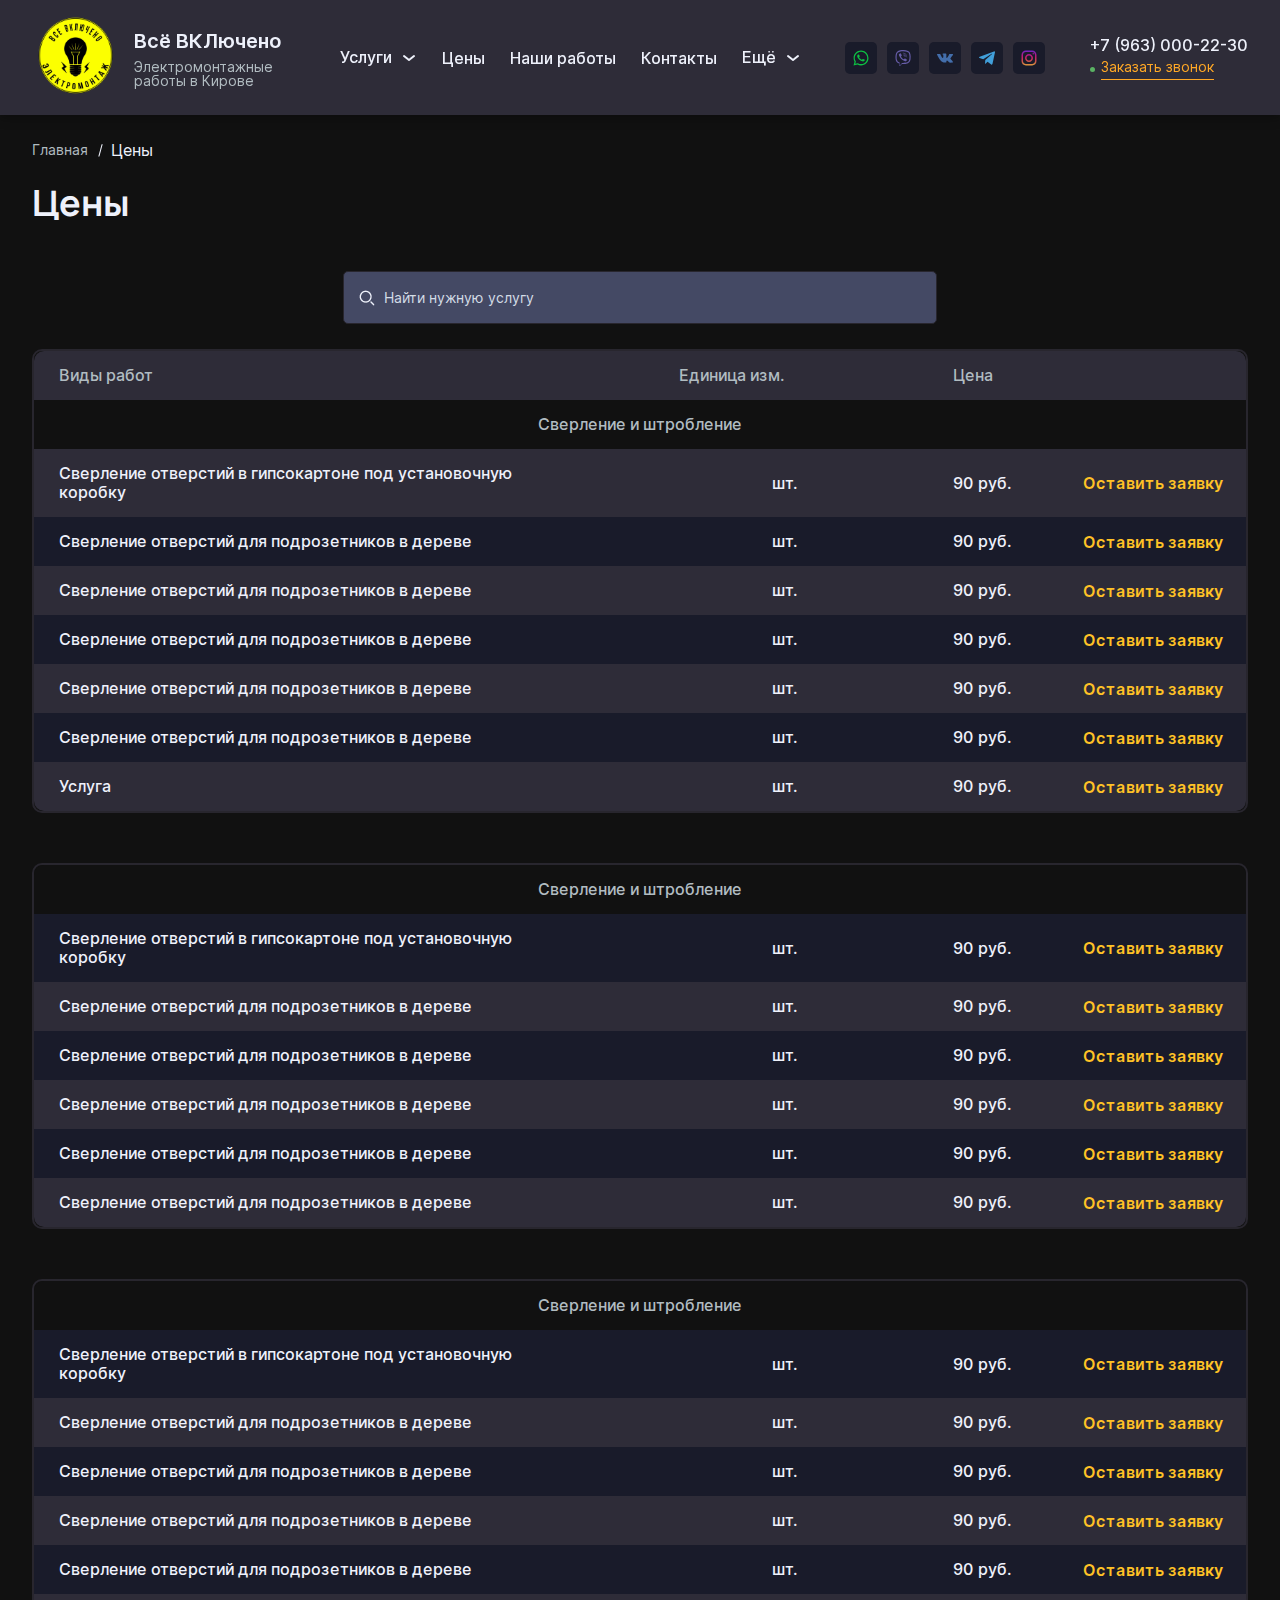
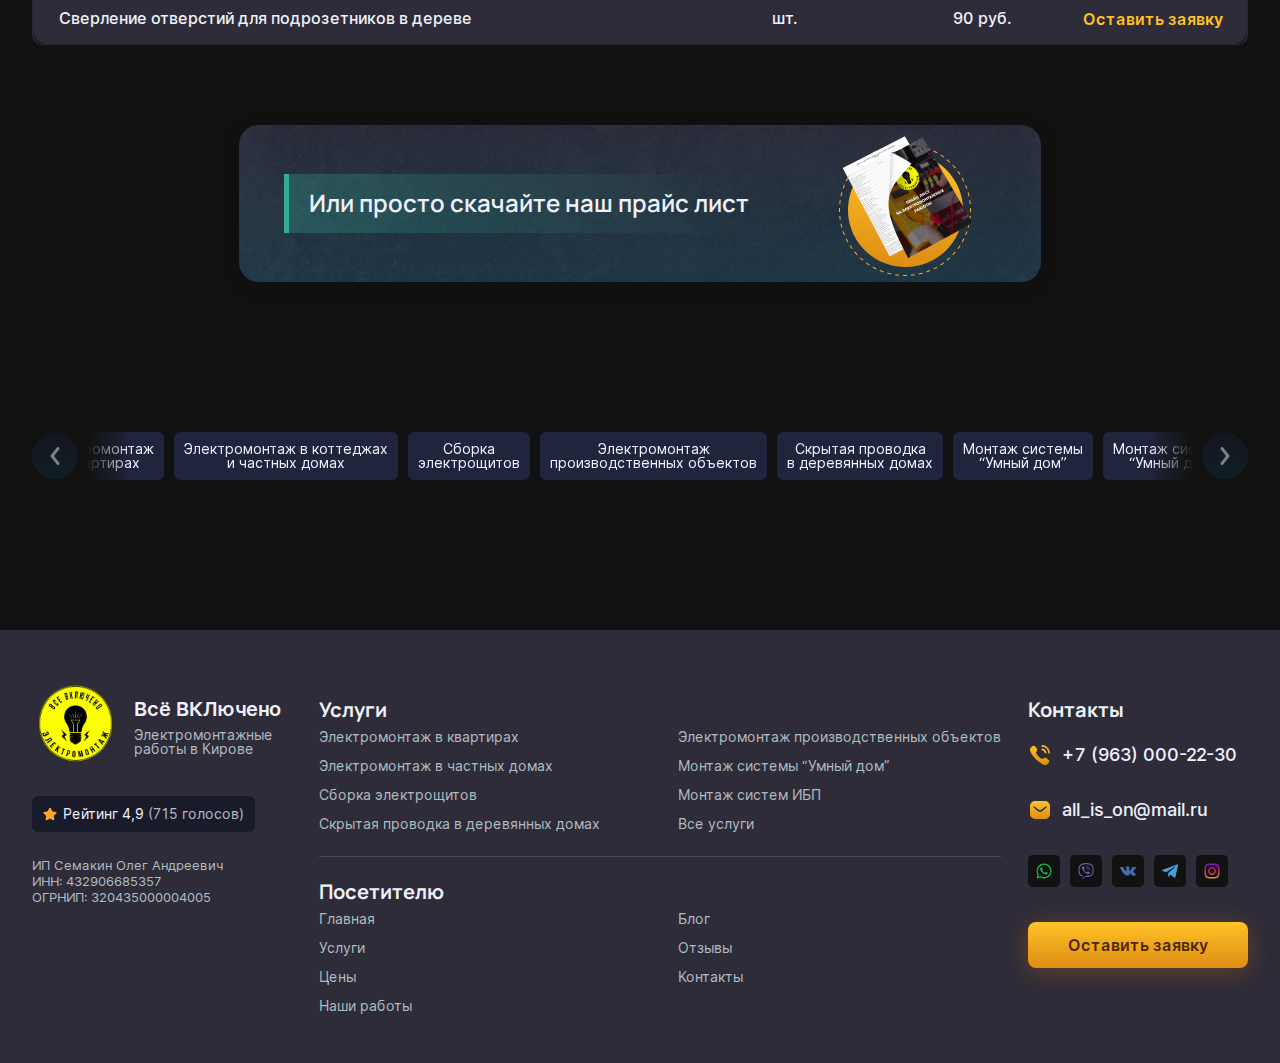
<file: price.html>
<!doctype html>
<html lang="en">
<head>
	<meta charset="UTF-8">
	<!-- <base href="/"> -->
	<title>startHtml by Vyatka-it</title>
	<meta name="viewport" content="width=device-width, user-scalable=no, initial-scale=1.0, maximum-scale=1.0, minimum-scale=1.0">
	<meta http-equiv="X-UA-Compatible" content="ie=edge">
	<link rel="preconnect" href="https://fonts.googleapis.com">
	<link rel="preconnect" href="https://fonts.gstatic.com" crossorigin>
	<link href="https://fonts.googleapis.com/css2?family=Inter:wght@400;500;600&family=Manrope:wght@400;600;700&display=swap" rel="stylesheet">
	<link rel="icon" type="image/svg+xml" sizes="any" href="assets/images/favicon.png">
	<link rel="stylesheet" href="assets/app.min.css">
</head>
<body>
	<nav class="fix-header">
		<div class="wrap fix-header__wrap">
			<div class="fix-header__logo-container">
				<a class="fix-header__link" href="index.html">
					<picture>
						<source srcset="assets/images/header/logo-desctop.svg" media="(min-width: 768px)"  >
						<img class="fix-header__logo" src="assets/images/header/logo-mobile.svg" alt="My image" width="47" height="47">
					</picture>   
					<div class="fix-header__logo-contenst">
						<p class="fix-header__logo-title">Всё ВКЛючено</p>
						<p class="fix-header__logo-text">Электромонтажные <br> работы в Кирове</p>
					</div>					
				</a>
			</div>
			<div class="fix-header__box-button">
				<button class="fix-header__button" type="button">Меню</button>
				<div class="fix-header__menu-wrap">
					<div class="fix-header__menu-box">
						<h2 class="fix-header__title">Услуги</h2>
						<ul class="fix-header__menu-list">
							<li class="fix-header__menu-item">
								<a class="fix-header__menu-link" href="#">Электромонтаж в квартирах</a>
							</li>
							<li class="fix-header__menu-item">
								<a class="fix-header__menu-link" href="#">Электромонтаж производственных объектов</a>
							</li>
							<li class="fix-header__menu-item">
								<a class="fix-header__menu-link" href="#">Электромонтаж в частных домах</a>
							</li>
							<li class="fix-header__menu-item">
								<a class="fix-header__menu-link" href="#">Монтаж системы “Умный дом”</a>
							</li>
							<li class="fix-header__menu-item">
								<a class="fix-header__menu-link" href="#">Сборка электрощитов</a>
							</li>
							<li class="fix-header__menu-item">
								<a class="fix-header__menu-link" href="#">Монтаж систем ИБП</a>
							</li>
							<li class="fix-header__menu-item">
								<a class="fix-header__menu-link" href="#">Скрытая проводка в деревянных домах</a>
							</li>
							<li class="fix-header__menu-item">
								<a class="fix-header__menu-link" href="#">Монтаж систем ИБП</a>
							</li>
							<li class="fix-header__menu-item">
								<a class="fix-header__menu-link" href="#">Скрытая проводка в деревянных домах</a>
							</li>
							<li class="fix-header__menu-item">
								<a class="fix-header__menu-link" href="#">Скрытая проводка в деревянных домах</a>
							</li>
						</ul>
						<h2 class="fix-header__title">Посетителю</h2>
						<ul class="fix-header__menu-list">
							<li class="fix-header__menu-item">
								<a class="fix-header__menu-link" href="#">Главная</a>
							</li>
							<li class="fix-header__menu-item">
								<a class="fix-header__menu-link" href="#">Блог</a>
							</li>
							<li class="fix-header__menu-item">
								<a class="fix-header__menu-link" href="#">Услуги</a>
							</li>
							<li class="fix-header__menu-item">
								<a class="fix-header__menu-link" href="#">Отзывы</a>
							</li>
							<li class="fix-header__menu-item">
								<a class="fix-header__menu-link" href="#">Цены</a>
							</li>
							<li class="fix-header__menu-item">
								<a class="fix-header__menu-link" href="#">Контакты</a>
							</li>
							<li class="fix-header__menu-item">
								<a class="fix-header__menu-link" href="#">Наши работы</a>
							</li>
						</ul>
					</div>
				</div>
			</div>
			<ul class="fix-header__list">
				<li class="fix-header__item">
					<button class="fix-header__item-button" type="button" data-modal="request">Расчёт</button>
				</li>
				<li class="fix-header__item">
					<button class="fix-header__item-button" type="button" data-modal="measurement">Замер</button>
				</li>
				<li class="fix-header__item">
					<button class="fix-header__item-button" type="button" data-modal="consultation">Консультация</button>
				</li>
			</ul>
			<div class="fix-header__contact">
				<a class="fix-header__contact-tel" href="tel:+79630002230">+7 (963) 000-22-30</a>
				<button class="fix-header__button-call" data-modal="callback" type="button">Заказать звонок</button>
			</div>
		</div>

	</nav>
	<header class="header">	
		<div class="header__wrap wrap">
			<div class="header__logo-container">
				<a href="index.html">
					<picture>
						<source srcset="assets/images/header/logo-desctop.svg" media="(min-width: 768px)"  >
						<img class="header__logo" src="assets/images/header/logo-mobile.svg" alt="My image" width="47" height="47">
					</picture>   
					<div class="header__logo-contenst">
						<p class="header__logo-title">Всё ВКЛючено</p>
						<p class="header__logo-text">Электромонтажные <br> работы в Кирове</p>
					</div>					
				</a>
			</div>
			<div class="header__content">
				<ul class="header__list-navigation">
					<li class="header__item-navigation">
						<a class="header__item-navigation-link header__item-service" href="service.html">Услуги</a>
						<div class="header__service">
							<ul class="header__list-services"> 
								<li class="navigation__item-service"><a href="open-service.html">Электромонтаж в квартирах</a></li>
								<li class="navigation__item-service"><a href="page-service.html">Электромонтаж в частных домах</a></li>
								<li class="navigation__item-service"><a href="open-service.html">Сборка электрощитов</a></li>
								<li class="navigation__item-service"><a href="open-service.html">Скрытая проводка в деревянных домах</a></li>
								<li class="navigation__item-service"><a href="open-service.html">Скрытая проводка в деревянных домах</a></li>
								<li class="navigation__item-service"><a href="open-service.html">Скрытая проводка в деревянных домах</a></li>
								<li class="navigation__item-service"><a href="open-service.html">Электромонтаж производственных объектов</a></li>
								<li class="navigation__item-service"><a href="open-service.html">Монтаж системы “Умный дом”</a></li>
								<li class="navigation__item-service"><a href="open-service.html">Монтаж систем ИБП</a></li>
								<li class="navigation__item-service"><a href="open-service.html">Монтаж систем ИБП</a></li>
							</ul>	
						</div>
					</li>
					<li class="header__item-navigation"><a class="header__item-navigation-link" href="price.html">Цены</a></li>
					<li class="header__item-navigation"><a class="header__item-navigation-link" href="our-works.html">Наши работы</a></li>
					<li class="header__item-navigation"><a class="header__item-navigation-link" href="contact.html">Контакты</a></li>
					<li class="header__item-navigation">
						<a class="header__item-navigation-link header__item-service" href="#">Ещё</a>
						<div class="header__service">
							<ul class="header__list-services"> 
								<li class="navigation__item-service"><a href="reviews.html">Отзывы</a></li>
								<li class="navigation__item-service"><a href="blog.html">Блог</a></li>
							</ul>	
						</div>
					</li>
				</ul>
				<ul class="header__list-social">
					<li class="header__item-social">
						<a class="header__item-link whatsapp" href="">
							<svg width="32" height="32" fill="none" xmlns="http://www.w3.org/2000/svg"><rect width="32" height="32" rx="5" fill="#191B2A"/><path d="M21.334 10.69c-1.39-1.42-3.31-2.19-5.273-2.19-4.169 0-7.52 3.365-7.48 7.46 0 1.297.369 2.553.982 3.689L8.5 23.5l3.965-1.014a7.345 7.345 0 0 0 3.555.892c4.128 0 7.48-3.364 7.48-7.46a7.327 7.327 0 0 0-2.166-5.229ZM16.06 22.121c-1.103 0-2.207-.284-3.147-.852l-.245-.121-2.37.608.612-2.311-.163-.243c-1.798-2.879-.94-6.69 2.003-8.473 2.943-1.784 6.743-.933 8.542 1.986 1.798 2.92.94 6.69-2.003 8.473a5.995 5.995 0 0 1-3.229.933Zm3.597-4.5-.45-.203s-.653-.284-1.062-.487c-.041 0-.082-.04-.123-.04a.593.593 0 0 0-.286.081s-.04.04-.613.69a.225.225 0 0 1-.204.12h-.041a.311.311 0 0 1-.164-.08l-.204-.081c-.45-.203-.858-.446-1.185-.77-.082-.082-.205-.163-.287-.244-.286-.284-.572-.608-.776-.973l-.04-.08c-.042-.041-.042-.082-.083-.163 0-.081 0-.162.041-.203 0 0 .164-.203.286-.324.082-.081.123-.203.205-.284.081-.121.122-.284.081-.405-.04-.203-.53-1.298-.653-1.54a.473.473 0 0 0-.287-.204h-.449c-.082 0-.164.041-.246.041l-.04.04c-.082.041-.164.122-.246.163-.081.08-.122.162-.204.243-.286.365-.45.81-.45 1.257 0 .324.082.648.205.932l.04.122c.369.77.859 1.46 1.513 2.067l.164.162c.122.122.245.203.326.325a7.324 7.324 0 0 0 2.943 1.54c.123.04.286.04.409.081h.409c.204 0 .45-.08.613-.162.122-.08.204-.08.286-.162l.082-.081c.081-.081.163-.122.245-.203a1.05 1.05 0 0 0 .204-.243c.082-.162.123-.365.164-.567v-.284s-.041-.04-.123-.081Z" fill="#0DC143"/></svg>
						</a>
					</li>
					<li class="header__item-social">
						<a class="header__item-link viber" href="">
							<svg width="32" height="32" fill="none" xmlns="http://www.w3.org/2000/svg"><rect width="32" height="32" rx="5" fill="#191B2A"/><path d="M21.967 9.561c-.397-.365-2.004-1.533-5.586-1.55 0 0-4.223-.255-6.28 1.633-1.147 1.146-1.55 2.82-1.592 4.901-.042 2.078-.096 5.974 3.66 7.03h.002l-.003 1.61s-.022.653.407.785c.518.16.825-.337 1.322-.871.272-.295.646-.724.931-1.053 2.568.214 4.543-.279 4.767-.352.518-.17 3.454-.545 3.93-4.44.494-4.008-.24-6.547-1.558-7.693Zm.435 7.41c-.403 3.253-2.782 3.458-3.22 3.599-.186.06-1.92.493-4.104.349 0 0-1.626 1.962-2.132 2.471-.08.08-.173.112-.234.096-.086-.022-.112-.125-.109-.275 0-.218.013-2.68.013-2.68-.003 0-.003 0 0 0-3.179-.88-2.993-4.196-2.958-5.931.036-1.735.362-3.16 1.332-4.117 1.738-1.575 5.327-1.341 5.327-1.341 3.028.012 4.478.925 4.814 1.229 1.117.96 1.687 3.25 1.271 6.6Z" fill="#675DA9"/><path d="M17.857 14.66a.203.203 0 0 1-.202-.192c-.035-.688-.359-1.024-1.018-1.06a.204.204 0 0 1 .022-.406c.871.048 1.358.548 1.402 1.444a.2.2 0 0 1-.192.211c-.006.004-.01.004-.012.004Z" fill="#675DA9"/><path d="M18.894 15.006h-.003a.204.204 0 0 1-.199-.208c.016-.691-.182-1.251-.605-1.712-.42-.461-.999-.711-1.764-.766a.201.201 0 0 1-.186-.217.201.201 0 0 1 .218-.186c.864.064 1.546.365 2.033.896.49.535.727 1.204.71 1.995a.205.205 0 0 1-.204.198Z" fill="#675DA9"/><path d="M19.956 15.422a.2.2 0 0 1-.201-.201c-.01-1.24-.365-2.184-1.089-2.891-.713-.698-1.62-1.053-2.685-1.063a.204.204 0 0 1 0-.406c1.175.01 2.173.403 2.964 1.178.794.774 1.2 1.844 1.213 3.175a.2.2 0 0 1-.202.208c.004 0 .004 0 0 0Zm-3.271 1.745s.285.026.439-.163l.297-.375c.144-.186.493-.304.832-.115.19.106.532.317.743.474.227.166.688.55.692.553.22.186.272.458.121.75v.006a3.124 3.124 0 0 1-.62.765c-.004 0-.004.003-.007.003-.215.18-.426.282-.63.304-.026.007-.055.007-.094.007a.872.872 0 0 1-.268-.042l-.007-.01c-.32-.09-.852-.313-1.735-.803a10.31 10.31 0 0 1-1.46-.963 7.479 7.479 0 0 1-.678-.605l-.023-.023-.022-.022-.023-.023a8.04 8.04 0 0 1-.582-.656 10.128 10.128 0 0 1-.964-1.46c-.49-.886-.714-1.418-.803-1.735l-.01-.006a.87.87 0 0 1-.041-.269c0-.039 0-.067.006-.093.025-.208.128-.416.304-.63 0-.004.003-.004.003-.007.237-.262.493-.467.765-.62h.007c.288-.151.56-.1.749.12 0 0 .387.465.554.692.156.215.368.554.473.743.19.34.07.688-.115.832l-.374.298c-.19.154-.164.438-.164.438s.554 2.107 2.635 2.635Z" fill="#675DA9"/></svg>
						</a>
					</li>
					<li class=" header__item-social">
						<a class="header__item-link vk" href="">
							<svg width="32" height="32" fill="none" xmlns="http://www.w3.org/2000/svg"><rect width="32" height="32" rx="5" fill="#191B2A"/><path d="M23.915 19.757a1.08 1.08 0 0 0-.054-.104c-.278-.501-.808-1.116-1.591-1.844l-.017-.017-.008-.008-.008-.009h-.009a9.828 9.828 0 0 1-.675-.684c-.172-.222-.21-.448-.116-.676.066-.172.316-.536.75-1.093.227-.294.408-.53.54-.709.962-1.28 1.378-2.097 1.25-2.453l-.05-.083c-.032-.05-.119-.096-.257-.138a1.31 1.31 0 0 0-.534-.02l-2.399.016a.31.31 0 0 0-.166.004l-.109.025-.041.021-.034.025a.37.37 0 0 0-.091.088.573.573 0 0 0-.083.146 13.638 13.638 0 0 1-.892 1.877 17.82 17.82 0 0 1-.566.897c-.172.253-.317.44-.433.56a3.122 3.122 0 0 1-.317.287c-.095.072-.167.103-.217.092a6.325 6.325 0 0 1-.141-.034.554.554 0 0 1-.188-.204.916.916 0 0 1-.096-.325 3.586 3.586 0 0 1-.029-.338 7.09 7.09 0 0 1 .005-.401c.005-.172.008-.29.008-.35 0-.212.004-.441.012-.689l.021-.588c.006-.145.008-.298.008-.459 0-.161-.01-.288-.029-.38a1.305 1.305 0 0 0-.087-.267.448.448 0 0 0-.17-.2.96.96 0 0 0-.28-.112 5.535 5.535 0 0 0-1.124-.109c-1.034-.01-1.697.056-1.992.2a1.122 1.122 0 0 0-.316.25c-.1.123-.114.19-.042.2.333.05.57.17.708.36l.05.1c.04.072.078.2.117.384.039.183.064.386.075.609a6.44 6.44 0 0 1 0 1.043c-.028.289-.054.514-.08.675a1.354 1.354 0 0 1-.212.576.145.145 0 0 1-.041.042.624.624 0 0 1-.225.042c-.078 0-.172-.04-.284-.117a2.003 2.003 0 0 1-.345-.322 4.294 4.294 0 0 1-.404-.571 9.962 9.962 0 0 1-.467-.868l-.133-.242a20.84 20.84 0 0 1-.341-.68 13.122 13.122 0 0 1-.384-.863.55.55 0 0 0-.2-.267l-.041-.025a.878.878 0 0 0-.325-.125l-2.283.016c-.233 0-.391.053-.475.159l-.033.05A.27.27 0 0 0 8 12.26c0 .061.017.136.05.226.333.784.696 1.54 1.087 2.269.392.728.732 1.315 1.02 1.76.29.445.584.865.884 1.26.3.395.498.648.595.76.097.11.174.194.23.25l.208.2c.133.133.329.293.587.48.258.186.544.37.858.55.314.181.679.328 1.095.442.417.115.822.16 1.217.138h.958c.194-.017.341-.078.441-.183l.033-.042a.554.554 0 0 0 .063-.154.832.832 0 0 0 .029-.23 2.75 2.75 0 0 1 .054-.646 1.71 1.71 0 0 1 .142-.434 1.066 1.066 0 0 1 .32-.367.543.543 0 0 1 .067-.03c.133-.044.29 0 .471.13.18.13.35.292.508.484.159.192.349.407.57.646.223.24.417.418.584.535l.166.1c.112.067.256.128.434.183.177.056.333.07.466.042l2.133-.033c.21 0 .375-.035.491-.105.117-.07.186-.146.209-.23a.646.646 0 0 0 .004-.283 1.06 1.06 0 0 0-.059-.221Z" fill="#436EAB"/></svg>
						</a>
					</li>
					<li class="header__item-social">
						<a class="header__item-link telegram" href="">
							<svg width="32" height="32" fill="none" xmlns="http://www.w3.org/2000/svg"><rect width="32" height="32" rx="5" fill="#191B2A"/><g clip-path="url(#a)"><path d="m14.278 18.12-.265 3.723c.379 0 .543-.162.74-.358l1.775-1.696 3.678 2.694c.675.376 1.15.178 1.332-.621l2.415-11.315c.215-.998-.36-1.388-1.017-1.143L8.743 14.838c-.97.376-.954.916-.165 1.16l3.629 1.13 8.428-5.275c.397-.262.757-.117.46.146l-6.817 6.122Z" fill="#419FD9"/></g><defs><clipPath id="a"><path fill="#fff" transform="translate(8 8)" d="M0 0h16v16H0z"/></clipPath></defs></svg>
						</a>
					</li>
					<li class="header__item-social">
						<a class="header__item-link insagram" href="">
							<svg width="32" height="32" viewBox="0 0 32 32" fill="none" xmlns="http://www.w3.org/2000/svg">
								<rect width="32" height="32" rx="5" fill="#191B2A"/>
								<path d="M19.0314 8.5H12.9686C10.5046 8.5 8.5 10.5046 8.5 12.9686V19.0314C8.5 21.4954 10.5046 23.5 12.9686 23.5H19.0314C21.4954 23.5 23.5 21.4954 23.5 19.0314V12.9686C23.5 10.5046 21.4954 8.5 19.0314 8.5ZM21.991 19.0314C21.991 20.6659 20.6659 21.991 19.0314 21.991H12.9686C11.3341 21.991 10.009 20.6659 10.009 19.0314V12.9686C10.009 11.334 11.3341 10.009 12.9686 10.009H19.0314C20.6659 10.009 21.991 11.334 21.991 12.9686V19.0314Z" fill="url(#paint0_linear_499:6110)"/>
								<path d="M16 12C13.7944 12 12 13.7944 12 16C12 18.2056 13.7944 20 16 20C18.2056 20 20 18.2056 20 16C20 13.7944 18.2056 12 16 12ZM16 18.4442C14.6501 18.4442 13.5559 17.3499 13.5559 16C13.5559 14.6501 14.6502 13.5559 16 13.5559C17.3499 13.5559 18.4441 14.6501 18.4441 16C18.4441 17.3499 17.3498 18.4442 16 18.4442Z" fill="url(#paint1_linear_499:6110)"/>
								<path d="M20.25 12.5C20.6642 12.5 21 12.1642 21 11.75C21 11.3358 20.6642 11 20.25 11C19.8358 11 19.5 11.3358 19.5 11.75C19.5 12.1642 19.8358 12.5 20.25 12.5Z" fill="url(#paint2_linear_499:6110)"/>
								<defs>
								<linearGradient id="paint0_linear_499:6110" x1="16" y1="23.4563" x2="16" y2="8.61651" gradientUnits="userSpaceOnUse">
								<stop stop-color="#E09B3D"/>
								<stop offset="0.3" stop-color="#C74C4D"/>
								<stop offset="0.6" stop-color="#C21975"/>
								<stop offset="1" stop-color="#7024C4"/>
								</linearGradient>
								<linearGradient id="paint1_linear_499:6110" x1="16" y1="23.6879" x2="16" y2="8.38723" gradientUnits="userSpaceOnUse">
								<stop stop-color="#E09B3D"/>
								<stop offset="0.3" stop-color="#C74C4D"/>
								<stop offset="0.6" stop-color="#C21975"/>
								<stop offset="1" stop-color="#7024C4"/>
								</linearGradient>
								<linearGradient id="paint2_linear_499:6110" x1="20.25" y1="20.8721" x2="20.25" y2="8.89956" gradientUnits="userSpaceOnUse">
								<stop stop-color="#E09B3D"/>
								<stop offset="0.3" stop-color="#C74C4D"/>
								<stop offset="0.6" stop-color="#C21975"/>
								<stop offset="1" stop-color="#7024C4"/>
								</linearGradient>
								</defs>
								</svg>
								
						</a>
					</li>
				</ul>
				<div class="header__contact">
					<a class="header__contact-tel" href="tel:+79630002230">+7 (963) 000-22-30</a>
					<button class="header__button-call" data-modal="callback" type="button">Заказать звонок</button>
				</div>
			</div>
			<a class="header__tel-mobile" href="tel:"></a>
			<button class="header__button-nav" type="button"></button>
			<div class="header__nav-mobile">
				<h2 class="header__nav-title">Меню</h2>
				<ul class="header__list-mobile">
					<li class="header__item-mobile header__item-mobile-servise">
						<div class="header__item-mobile-box">
							<a href="service.html">Услуги</a><span class="open-nav"></span>
						</div>
							<ul class="header__nav-list">
								<li class="header__nav-item"><a href="open-service.html">Электромонтаж в квартирах</a></li>
								<li class="header__nav-item"><a href="page-service.html">Электромонтаж в квартирах</a></li>
								<li class="header__nav-item"><a href="open-service.html">Электромонтаж в квартирах</a></li>
								<li class="header__nav-item"><a href="page-service.html">Электромонтаж в квартирах</a></li>
								<li class="header__nav-item"><a href="open-service.html">Электромонтаж в квартирах</a></li>
							</ul>
					</li>
					<li class="header__item-mobile"><a href="price.html">Цены</a></li>
					<li class="header__item-mobile"><a href="our-works.html">Наши работы</a></li>
					<li class="header__item-mobile"><a href="contact.html">Контакты</a></li>
					<li class="header__item-mobile"><a href="blog.html">Блог команды</a></li>
					<li class="header__item-mobile"><a href="reviews.html">Отзывы</a></li>
				</ul>
				<ul class="header__list-social-mobile">
					<li class="header__item-social-mobile">
						<a class="whatsapp" href="#">
							<svg width="32" height="32" viewBox="0 0 32 32" fill="none" xmlns="http://www.w3.org/2000/svg">
								<rect width="32" height="32" rx="5" fill="#111111"/>
								<path d="M21.3338 10.6892C19.9441 9.27027 18.0232 8.5 16.0613 8.5C11.8924 8.5 8.54087 11.8649 8.58174 15.9595C8.58174 17.2568 8.94959 18.5135 9.56267 19.6486L8.5 23.5L12.4646 22.4865C13.5681 23.0946 14.7943 23.3784 16.0204 23.3784C20.1485 23.3784 23.5 20.0135 23.5 15.9189C23.5 13.9324 22.7234 12.0676 21.3338 10.6892ZM16.0613 22.1216C14.9578 22.1216 13.8542 21.8378 12.9142 21.2703L12.6689 21.1486L10.2984 21.7568L10.9114 19.4459L10.748 19.2027C8.94959 16.3243 9.8079 12.5135 12.7507 10.7297C15.6935 8.94595 19.4945 9.7973 21.2929 12.7162C23.0913 15.6351 22.233 19.4054 19.2902 21.1892C18.3501 21.7973 17.2057 22.1216 16.0613 22.1216ZM19.658 17.6216L19.2084 17.4189C19.2084 17.4189 18.5545 17.1351 18.1458 16.9324C18.1049 16.9324 18.064 16.8919 18.0232 16.8919C17.9005 16.8919 17.8188 16.9324 17.7371 16.973C17.7371 16.973 17.6962 17.0135 17.124 17.6622C17.0831 17.7432 17.0014 17.7838 16.9196 17.7838H16.8787C16.8379 17.7838 16.7561 17.7432 16.7153 17.7027L16.5109 17.6216C16.0613 17.4189 15.6526 17.1757 15.3256 16.8514C15.2439 16.7703 15.1213 16.6892 15.0395 16.6081C14.7534 16.3243 14.4673 16 14.2629 15.6351L14.2221 15.5541C14.1812 15.5135 14.1812 15.473 14.1403 15.3919C14.1403 15.3108 14.1403 15.2297 14.1812 15.1892C14.1812 15.1892 14.3447 14.9865 14.4673 14.8649C14.549 14.7838 14.5899 14.6622 14.6717 14.5811C14.7534 14.4595 14.7943 14.2973 14.7534 14.1757C14.7125 13.973 14.2221 12.8784 14.0995 12.6351C14.0177 12.5135 13.936 12.473 13.8134 12.4324H13.6907C13.609 12.4324 13.4864 12.4324 13.3638 12.4324C13.282 12.4324 13.2003 12.473 13.1185 12.473L13.0777 12.5135C12.9959 12.5541 12.9142 12.6351 12.8324 12.6757C12.7507 12.7568 12.7098 12.8378 12.6281 12.9189C12.342 13.2838 12.1785 13.7297 12.1785 14.1757C12.1785 14.5 12.2602 14.8243 12.3828 15.1081L12.4237 15.2297C12.7916 16 13.282 16.6892 13.936 17.2973L14.0995 17.4595C14.2221 17.5811 14.3447 17.6622 14.4264 17.7838C15.2847 18.5135 16.2657 19.0405 17.3692 19.3243C17.4918 19.3649 17.6553 19.3649 17.7779 19.4054C17.9005 19.4054 18.064 19.4054 18.1866 19.4054C18.391 19.4054 18.6362 19.3243 18.7997 19.2432C18.9223 19.1622 19.0041 19.1622 19.0858 19.0811L19.1676 19C19.2493 18.9189 19.3311 18.8784 19.4128 18.7973C19.4946 18.7162 19.5763 18.6351 19.6172 18.5541C19.6989 18.3919 19.7398 18.1892 19.7807 17.9865C19.7807 17.9054 19.7807 17.7838 19.7807 17.7027C19.7807 17.7027 19.7398 17.6622 19.658 17.6216Z" fill="#0DC143"/>
							</svg>	
						</a>
					</li>
					<li class="header__item-social-mobile">
						<a class="viber" href="#">
							<svg width="32" height="32" viewBox="0 0 32 32" fill="none" xmlns="http://www.w3.org/2000/svg">
								<rect width="32" height="32" rx="5" fill="#111111"/>
								<path d="M21.9668 9.56102C21.5699 9.19609 19.9629 8.02766 16.3808 8.01166C16.3808 8.01166 12.1585 7.75556 10.1001 9.64425C8.95408 10.7903 8.55073 12.4645 8.50912 14.5452C8.4675 16.6228 8.41308 20.5186 12.1681 21.575H12.1713L12.1681 23.1852C12.1681 23.1852 12.1456 23.8382 12.5746 23.9695C13.0932 24.1295 13.4005 23.6334 13.8967 23.0988C14.1688 22.8043 14.5433 22.3753 14.8282 22.0456C17.3956 22.2601 19.3707 21.7671 19.5948 21.6935C20.1134 21.5238 23.0488 21.1493 23.5258 17.2534C24.0188 13.2456 23.2857 10.707 21.9668 9.56102ZM22.4022 16.9717C21.9988 20.2241 19.6204 20.429 19.1818 20.5698C18.9962 20.6307 17.2611 21.0628 15.0779 20.9188C15.0779 20.9188 13.4517 22.8811 12.9459 23.3901C12.8659 23.4701 12.7731 23.5021 12.7123 23.4861C12.6258 23.4637 12.6002 23.3613 12.6034 23.2108C12.6034 22.9931 12.6162 20.5314 12.6162 20.5314C12.613 20.5314 12.613 20.5314 12.6162 20.5314C9.43746 19.6511 9.62312 16.3347 9.65834 14.5997C9.69355 12.8646 10.0201 11.4401 10.99 10.483C12.7283 8.90798 16.3168 9.14167 16.3168 9.14167C19.3451 9.15447 20.7952 10.0668 21.1313 10.3709C22.2485 11.3313 22.8183 13.6201 22.4022 16.9717Z" fill="#675DA9"/>
								<path d="M17.8565 14.6605C17.7509 14.6605 17.6613 14.5773 17.6549 14.4684C17.6197 13.7802 17.2963 13.444 16.6369 13.4088C16.5249 13.4024 16.4384 13.3064 16.4448 13.1944C16.4512 13.0823 16.5473 12.9959 16.6593 13.0023C17.53 13.0503 18.0166 13.5497 18.0614 14.446C18.0678 14.5581 17.9814 14.6541 17.8694 14.6573C17.863 14.6605 17.8597 14.6605 17.8565 14.6605Z" fill="#675DA9"/>
								<path d="M18.8937 15.0063H18.8905C18.7785 15.0031 18.6888 14.9103 18.692 14.7982C18.708 14.1068 18.5096 13.5466 18.087 13.0856C17.6677 12.6246 17.0883 12.3749 16.3232 12.3205C16.2111 12.3109 16.1279 12.2149 16.1375 12.1028C16.1471 11.9908 16.2431 11.9076 16.3552 11.9172C17.2195 11.9812 17.9014 12.2821 18.3879 12.8135C18.8777 13.3481 19.1146 14.0171 19.0986 14.8078C19.0954 14.9199 19.0026 15.0063 18.8937 15.0063Z" fill="#675DA9"/>
								<path d="M19.9565 15.4223C19.8445 15.4223 19.7548 15.3327 19.7548 15.2207C19.7452 13.9818 19.3899 13.0375 18.6664 12.33C17.9526 11.6322 17.0466 11.2768 15.9806 11.2672C15.8686 11.2672 15.779 11.1744 15.779 11.0624C15.779 10.9503 15.8718 10.8607 15.9806 10.8607C17.1555 10.8703 18.1542 11.264 18.9449 12.0387C19.7388 12.8134 20.1454 13.8826 20.1582 15.2143C20.1614 15.3295 20.0717 15.4223 19.9565 15.4223C19.9597 15.4223 19.9597 15.4223 19.9565 15.4223Z" fill="#675DA9"/>
								<path d="M16.6849 17.167C16.6849 17.167 16.9698 17.1926 17.1235 17.0037L17.4212 16.6292C17.5652 16.4435 17.9142 16.3251 18.2535 16.5139C18.4424 16.6196 18.7849 16.8308 18.9962 16.9877C19.2234 17.1542 19.6844 17.5383 19.6876 17.5415C19.9085 17.7272 19.9597 17.9993 19.8093 18.2906C19.8093 18.2906 19.8093 18.2938 19.8093 18.297C19.6556 18.5691 19.4475 18.8252 19.1882 19.0621C19.185 19.0621 19.185 19.0653 19.1818 19.0653C18.9673 19.2445 18.7561 19.347 18.5512 19.3694C18.5256 19.3758 18.4968 19.3758 18.4584 19.3758C18.3687 19.3758 18.2791 19.363 18.1895 19.3342L18.1831 19.3246C17.8629 19.2349 17.3315 19.0108 16.448 18.5211C15.8718 18.2041 15.3948 17.8808 14.9883 17.5575C14.7738 17.3878 14.5561 17.199 14.332 16.9749C14.3256 16.9685 14.316 16.9589 14.3096 16.9525C14.3032 16.9461 14.2936 16.9365 14.2872 16.9301C14.2808 16.9237 14.2712 16.9141 14.2648 16.9077C14.2584 16.9013 14.2488 16.8917 14.2424 16.8853C14.0215 16.6612 13.8295 16.4435 13.6598 16.229C13.3365 15.8257 13.0132 15.3455 12.6962 14.7693C12.2065 13.8826 11.9824 13.3512 11.8928 13.0343L11.8832 13.0279C11.8543 12.9382 11.8415 12.8486 11.8415 12.759C11.8415 12.7205 11.8415 12.6917 11.8479 12.6661C11.8735 12.458 11.976 12.25 12.1521 12.0355C12.1521 12.0323 12.1553 12.0323 12.1553 12.0291C12.3921 11.7666 12.6482 11.5617 12.9203 11.4081C12.9203 11.4081 12.9235 11.4081 12.9267 11.4081C13.2148 11.2576 13.4869 11.3088 13.6758 11.5297C13.6758 11.5297 14.0631 11.9939 14.2296 12.2212C14.3865 12.4356 14.5977 12.775 14.7034 12.9638C14.8923 13.3032 14.7738 13.6521 14.5881 13.7961L14.2136 14.0938C14.0247 14.2475 14.0503 14.5324 14.0503 14.5324C14.0503 14.5324 14.6041 16.6388 16.6849 17.167Z" fill="#675DA9"/>
							</svg>	
						</a>
					</li>
					<li class="header__item-social-mobile">
						<a class="vk" href="#">
							<svg width="32" height="32" viewBox="0 0 32 32" fill="none" xmlns="http://www.w3.org/2000/svg">
								<rect width="32" height="32" rx="5" fill="#111111"/>
								<path d="M23.9151 19.757C23.8958 19.7152 23.8777 19.6805 23.8609 19.6527C23.5833 19.152 23.0528 18.5373 22.2698 17.8087L22.2533 17.792L22.245 17.7838L22.2366 17.7754H22.2282C21.8728 17.4361 21.6478 17.208 21.5535 17.0911C21.3811 16.8686 21.3424 16.6434 21.4367 16.4152C21.5033 16.2428 21.7534 15.8787 22.1864 15.3224C22.4142 15.0275 22.5946 14.7912 22.7279 14.6132C23.6887 13.3338 24.1053 12.5163 23.9775 12.1602L23.9279 12.077C23.8945 12.0269 23.8084 11.9811 23.6698 11.9393C23.5308 11.8976 23.3531 11.8907 23.1364 11.9185L20.7373 11.9351C20.6985 11.9213 20.643 11.9226 20.5707 11.9393C20.4984 11.956 20.4623 11.9644 20.4623 11.9644L20.4206 11.9853L20.3874 12.0104C20.3596 12.027 20.3291 12.0562 20.2957 12.098C20.2626 12.1395 20.2348 12.1883 20.2126 12.244C19.9514 12.917 19.6545 13.5427 19.3212 14.1212C19.1157 14.4661 18.9269 14.765 18.7546 15.0181C18.5825 15.2712 18.4381 15.4576 18.3215 15.5771C18.2048 15.6967 18.0995 15.7925 18.0049 15.8649C17.9104 15.9373 17.8383 15.9679 17.7884 15.9567C17.7384 15.9455 17.6913 15.9344 17.6466 15.9233C17.5689 15.8732 17.5064 15.8051 17.4593 15.7189C17.412 15.6327 17.3801 15.5242 17.3635 15.3935C17.3469 15.2627 17.3371 15.1501 17.3343 15.0555C17.3317 14.9611 17.3329 14.8274 17.3385 14.655C17.3443 14.4825 17.3469 14.3658 17.3469 14.3046C17.3469 14.0932 17.351 13.8638 17.3593 13.6162C17.3677 13.3687 17.3745 13.1726 17.3802 13.0281C17.3858 12.8835 17.3884 12.7305 17.3884 12.5692C17.3884 12.4079 17.3786 12.2814 17.3593 12.1895C17.3401 12.0978 17.3107 12.0088 17.272 11.9225C17.2331 11.8363 17.1761 11.7696 17.1012 11.7223C17.0263 11.675 16.9331 11.6375 16.8222 11.6096C16.5278 11.5429 16.153 11.5068 15.6975 11.5012C14.6645 11.4901 14.0008 11.5569 13.7065 11.7015C13.5899 11.7626 13.4843 11.8461 13.39 11.9517C13.29 12.0741 13.276 12.1409 13.3482 12.1519C13.6815 12.2019 13.9174 12.3215 14.0563 12.5106L14.1063 12.6109C14.1452 12.6831 14.1841 12.8111 14.223 12.9947C14.2618 13.1782 14.2869 13.3812 14.2979 13.6036C14.3256 14.0097 14.3256 14.3573 14.2979 14.6465C14.2701 14.9358 14.2438 15.1611 14.2188 15.3224C14.1937 15.4837 14.1563 15.6144 14.1063 15.7145C14.0563 15.8146 14.023 15.8758 14.0063 15.898C13.9896 15.9202 13.9757 15.9342 13.9647 15.9397C13.8925 15.9674 13.8174 15.9815 13.7397 15.9815C13.6619 15.9815 13.5676 15.9426 13.4565 15.8646C13.3455 15.7867 13.2303 15.6797 13.1108 15.5434C12.9914 15.4071 12.8567 15.2166 12.7067 14.9719C12.5568 14.7272 12.4013 14.4379 12.2403 14.1042L12.107 13.8622C12.0237 13.7065 11.9099 13.4798 11.7655 13.1823C11.621 12.8846 11.4933 12.5967 11.3823 12.3186C11.3379 12.2018 11.2712 12.1129 11.1824 12.0517L11.1407 12.0266C11.113 12.0044 11.0685 11.9808 11.0074 11.9556C10.9463 11.9305 10.8825 11.9125 10.8158 11.9015L8.53326 11.9181C8.30001 11.9181 8.14175 11.971 8.05841 12.0767L8.02506 12.1267C8.0084 12.1545 8 12.199 8 12.2602C8 12.3214 8.01666 12.3965 8.05001 12.4855C8.38322 13.2698 8.74558 14.0262 9.13709 14.7549C9.5286 15.4835 9.86882 16.0705 10.1575 16.5152C10.4463 16.9603 10.7407 17.3803 11.0406 17.7751C11.3405 18.17 11.539 18.4231 11.6362 18.5343C11.7334 18.6457 11.8098 18.729 11.8653 18.7846L12.0736 18.9848C12.2069 19.1184 12.4026 19.2783 12.6609 19.4646C12.9192 19.651 13.2052 19.8345 13.519 20.0154C13.8328 20.1961 14.1979 20.3435 14.6145 20.4575C15.031 20.5716 15.4364 20.6174 15.8307 20.5953H16.7887C16.983 20.5785 17.1302 20.5173 17.2303 20.4117L17.2634 20.3698C17.2857 20.3366 17.3066 20.2851 17.3259 20.2157C17.3453 20.1461 17.355 20.0695 17.355 19.9862C17.3493 19.7471 17.3675 19.5316 17.4091 19.3397C17.4506 19.1479 17.4979 19.0032 17.5508 18.9058C17.6037 18.8085 17.6634 18.7264 17.7299 18.6598C17.7965 18.5931 17.8439 18.5527 17.8717 18.5388C17.8994 18.5248 17.9215 18.5153 17.9382 18.5096C18.0714 18.4651 18.2283 18.5082 18.409 18.639C18.5895 18.7698 18.7588 18.9312 18.9172 19.123C19.0755 19.315 19.2657 19.5304 19.4878 19.7695C19.71 20.0087 19.9043 20.1866 20.0709 20.3035L20.2374 20.4037C20.3487 20.4705 20.4931 20.5317 20.6708 20.5873C20.8482 20.6428 21.0037 20.6568 21.1372 20.629L23.2697 20.5957C23.4807 20.5957 23.6448 20.5607 23.7612 20.4913C23.8779 20.4217 23.9472 20.3451 23.9695 20.2618C23.9918 20.1784 23.993 20.0838 23.9737 19.978C23.954 19.8725 23.9345 19.7987 23.9151 19.757Z" fill="#436EAB"/>
							</svg>
						</a>
					</li>
					<li class="header__item-social-mobile">
						<a class="telegram" href="#">
							<svg width="32" height="32" viewBox="0 0 32 32" fill="none" xmlns="http://www.w3.org/2000/svg">
								<rect width="32" height="32" rx="5" fill="#111111"/>
								<g clip-path="url(#clip0_440:7979)">
								<path d="M14.2781 18.1206L14.0135 21.8433C14.3921 21.8433 14.5561 21.6806 14.7528 21.4853L16.5281 19.7886L20.2068 22.4826C20.8815 22.8586 21.3568 22.6606 21.5388 21.8619L23.9535 10.5473L23.9541 10.5466C24.1681 9.54928 23.5935 9.15928 22.9361 9.40394L8.74279 14.8379C7.77412 15.2139 7.78879 15.7539 8.57812 15.9986L12.2068 17.1273L20.6355 11.8533C21.0321 11.5906 21.3928 11.7359 21.0961 11.9986L14.2781 18.1206Z" fill="#419FD9"/>
								</g>
								<defs>
								<clipPath id="clip0_440:7979">
								<rect width="16" height="16" fill="white" transform="translate(8 8)"/>
								</clipPath>
								</defs>
							</svg>
						</a>
					</li>
					<li class="header__item-social-mobile">
						<a class="insagram" href="#">
							<svg width="32" height="32" viewBox="0 0 32 32" fill="none" xmlns="http://www.w3.org/2000/svg">
								<rect width="32" height="32" rx="5" fill="#111111"/>
								<path d="M19.0314 8.5H12.9686C10.5046 8.5 8.5 10.5046 8.5 12.9686V19.0314C8.5 21.4954 10.5046 23.5 12.9686 23.5H19.0314C21.4954 23.5 23.5 21.4954 23.5 19.0314V12.9686C23.5 10.5046 21.4954 8.5 19.0314 8.5ZM21.991 19.0314C21.991 20.6659 20.6659 21.991 19.0314 21.991H12.9686C11.3341 21.991 10.009 20.6659 10.009 19.0314V12.9686C10.009 11.334 11.3341 10.009 12.9686 10.009H19.0314C20.6659 10.009 21.991 11.334 21.991 12.9686V19.0314Z" fill="url(#paint0_linear_440:7982)"/>
								<path d="M16 12C13.7944 12 12 13.7944 12 16C12 18.2056 13.7944 20 16 20C18.2056 20 20 18.2056 20 16C20 13.7944 18.2056 12 16 12ZM16 18.4442C14.6501 18.4442 13.5559 17.3499 13.5559 16C13.5559 14.6501 14.6502 13.5559 16 13.5559C17.3499 13.5559 18.4441 14.6501 18.4441 16C18.4441 17.3499 17.3498 18.4442 16 18.4442Z" fill="url(#paint1_linear_440:7982)"/>
								<path d="M20.25 12.5C20.6642 12.5 21 12.1642 21 11.75C21 11.3358 20.6642 11 20.25 11C19.8358 11 19.5 11.3358 19.5 11.75C19.5 12.1642 19.8358 12.5 20.25 12.5Z" fill="url(#paint2_linear_440:7982)"/>
								<defs>
								<linearGradient id="paint0_linear_440:7982" x1="16" y1="23.4563" x2="16" y2="8.61651" gradientUnits="userSpaceOnUse">
								<stop stop-color="#E09B3D"/>
								<stop offset="0.3" stop-color="#C74C4D"/>
								<stop offset="0.6" stop-color="#C21975"/>
								<stop offset="1" stop-color="#7024C4"/>
								</linearGradient>
								<linearGradient id="paint1_linear_440:7982" x1="16" y1="23.6879" x2="16" y2="8.38723" gradientUnits="userSpaceOnUse">
								<stop stop-color="#E09B3D"/>
								<stop offset="0.3" stop-color="#C74C4D"/>
								<stop offset="0.6" stop-color="#C21975"/>
								<stop offset="1" stop-color="#7024C4"/>
								</linearGradient>
								<linearGradient id="paint2_linear_440:7982" x1="20.25" y1="20.8721" x2="20.25" y2="8.89956" gradientUnits="userSpaceOnUse">
								<stop stop-color="#E09B3D"/>
								<stop offset="0.3" stop-color="#C74C4D"/>
								<stop offset="0.6" stop-color="#C21975"/>
								<stop offset="1" stop-color="#7024C4"/>
								</linearGradient>
								</defs>
							</svg>
						</a>
					</li>
				</ul>
				<a class="header__nav-tel" href="#">+7 (963) 000-22-30</a>
				<button class="header__nav-button"  type="button">Заказать звонок</button>
				<span class="header__nav-close"></span>
			</div>
		</div>
	</header>




<main>
    <nav class="bread-crumbs  wrap">
        <ul class="bread-crumbs__list">
            <li class="bread-crumbs__item">
                <a class="bread-crumbs__link" href="">Главная</a>
            </li>
            <li class="bread-crumbs__item">
                Цены
            </li>
        </ul>
    </nav>
    <section class="price">
        <div class="wrap">
            <h2 class="price__header">Цены</h2>
            <div class="price__wrap">
                <form class="price__form" method="post">
                    <input type="text" name="serch" placeholder="Найти нужную услугу">
                </form>
                <div class="table-box table-box--regular-one">
                    <div class="table">
                        <div class="table__header">
                            <p>Виды работ</p> <p>Единица изм.</p> <p>Цена</p>
                        </div>
                        <div class="table__name">
                            <p>Сверление и штробление</p>
                        </div>
                        <div class="table__price">
                            <h2 class="table__titles">Сверление отверстий в гипсокартоне под установочную коробку</h2>
                            <p class="table__rate">шт.</p>
                            <p class="table__rub">90 руб.</p>
                            <button class="table__button" type="button">Оставить заявку</button>
                        </div>
                        <div class="table__price">
                            <h2 class="table__titles">Сверление отверстий для подрозетников в дереве</h2>
                            <p class="table__rate">шт.</p>
                            <p class="table__rub">90 руб.</p>
                            <button class="table__button" type="button">Оставить заявку</button>
                        </div>
                        <div class="table__price">
                            <h2 class="table__titles">Сверление отверстий для подрозетников в дереве</h2>
                            <p class="table__rate">шт.</p>
                            <p class="table__rub">90 руб.</p>
                            <button class="table__button" type="button">Оставить заявку</button>
                        </div>
                        <div class="table__price">
                            <h2 class="table__titles">Сверление отверстий для подрозетников в дереве</h2>
                            <p class="table__rate">шт.</p>
                            <p class="table__rub">90 руб.</p>
                            <button class="table__button" type="button">Оставить заявку</button>
                        </div>
                        <div class="table__price">
                            <h2 class="table__titles">Сверление отверстий для подрозетников в дереве</h2>
                            <p class="table__rate">шт.</p>
                            <p class="table__rub">90 руб.</p>
                            <button class="table__button" type="button">Оставить заявку</button>
                        </div>
                        <div class="table__price">
                            <h2 class="table__titles">Сверление отверстий для подрозетников в дереве</h2>
                            <p class="table__rate">шт.</p>
                            <p class="table__rub">90 руб.</p>
                            <button class="table__button" type="button">Оставить заявку</button>
                        </div>
                        <div class="table__price">
                            <h2 class="table__titles">Услуга </h2>
                            <p class="table__rate">шт.</p>
                            <p class="table__rub">90 руб.</p>
                            <button class="table__button" type="button">Оставить заявку</button>
                        </div>
                    </div>        
                </div>

                <div class="table-box table-box--regular">
                    <div class="table">
                        <div class="table__name">
                            <p>Сверление и штробление</p>
                        </div>
                        <div class="table__price">
                            <h2 class="table__titles">Сверление отверстий в гипсокартоне под установочную коробку</h2>
                            <p class="table__rate">шт.</p>
                            <p class="table__rub">90 руб.</p>
                            <button class="table__button" type="button">Оставить заявку</button>
                        </div>
                        <div class="table__price">
                            <h2 class="table__titles">Сверление отверстий для подрозетников в дереве</h2>
                            <p class="table__rate">шт.</p>
                            <p class="table__rub">90 руб.</p>
                            <button class="table__button" type="button">Оставить заявку</button>
                        </div>
                        <div class="table__price">
                            <h2 class="table__titles">Сверление отверстий для подрозетников в дереве</h2>
                            <p class="table__rate">шт.</p>
                            <p class="table__rub">90 руб.</p>
                            <button class="table__button" type="button">Оставить заявку</button>
                        </div>
                        <div class="table__price">
                            <h2 class="table__titles">Сверление отверстий для подрозетников в дереве</h2>
                            <p class="table__rate">шт.</p>
                            <p class="table__rub">90 руб.</p>
                            <button class="table__button" type="button">Оставить заявку</button>
                        </div>
                        <div class="table__price">
                            <h2 class="table__titles">Сверление отверстий для подрозетников в дереве</h2>
                            <p class="table__rate">шт.</p>
                            <p class="table__rub">90 руб.</p>
                            <button class="table__button" type="button">Оставить заявку</button>
                        </div>
                        <div class="table__price">
                            <h2 class="table__titles">Сверление отверстий для подрозетников в дереве</h2>
                            <p class="table__rate">шт.</p>
                            <p class="table__rub">90 руб.</p>
                            <button class="table__button" type="button">Оставить заявку</button>
                        </div>
                    </div>               
                </div>

                <div class="table-box table-box--regular">
                    <div class="table">
                        <div class="table__name">
                            <p>Сверление и штробление</p>
                        </div>
                        <div class="table__price">
                            <h2 class="table__titles">Сверление отверстий в гипсокартоне под установочную коробку</h2>
                            <p class="table__rate">шт.</p>
                            <p class="table__rub">90 руб.</p>
                            <button class="table__button" type="button">Оставить заявку</button>
                        </div>
                        <div class="table__price">
                            <h2 class="table__titles">Сверление отверстий для подрозетников в дереве</h2>
                            <p class="table__rate">шт.</p>
                            <p class="table__rub">90 руб.</p>
                            <button class="table__button" type="button">Оставить заявку</button>
                        </div>
                        <div class="table__price">
                            <h2 class="table__titles">Сверление отверстий для подрозетников в дереве</h2>
                            <p class="table__rate">шт.</p>
                            <p class="table__rub">90 руб.</p>
                            <button class="table__button" type="button">Оставить заявку</button>
                        </div>
                        <div class="table__price">
                            <h2 class="table__titles">Сверление отверстий для подрозетников в дереве</h2>
                            <p class="table__rate">шт.</p>
                            <p class="table__rub">90 руб.</p>
                            <button class="table__button" type="button">Оставить заявку</button>
                        </div>
                        <div class="table__price">
                            <h2 class="table__titles">Сверление отверстий для подрозетников в дереве</h2>
                            <p class="table__rate">шт.</p>
                            <p class="table__rub">90 руб.</p>
                            <button class="table__button" type="button">Оставить заявку</button>
                        </div>
                        <div class="table__price">
                            <h2 class="table__titles">Сверление отверстий для подрозетников в дереве</h2>
                            <p class="table__rate">шт.</p>
                            <p class="table__rub">90 руб.</p>
                            <button class="table__button" type="button">Оставить заявку</button>
                        </div>
                    </div>           
                </div>
            </div>
        </div>
    </section>
    <section class="download-price download-price--regular">
        <div class="download-price__wrap">
            <h2 class="download-price__header">
                Или просто скачайте наш прайс лист
            </h2>
            <img class="download-price__image" src="assets/images/download-price/decor.png" width="148" height="145">
        </div>
    </section>
    <section class="services-kids services-kids--regular">
        <div class="wrap">
            <div class="services-kids__wrap">
                <button class="services-kids__button services-kids__button-next" type="button"></button>
                <button class="services-kids__button services-kids__button-prev" type="button"></button>
                <div class="services-kids__swiper swiper">
                    <div class="services-kids__wraper swiper-wrapper">
                        <div class="services-kids__slide swiper-slide">
                            Электромонтаж <br> в квартирах
                        </div>
                        <div class="services-kids__slide swiper-slide">
                            Электромонтаж в коттеджах <br> и частных домах
                        </div>
                        <div class="services-kids__slide swiper-slide">
                            Сборка <br> электрощитов
                        </div>
                        <div class="services-kids__slide swiper-slide">
                            Электромонтаж <br> производственных объектов
                        </div>
                        <div class="services-kids__slide swiper-slide">
                            Скрытая проводка <br> в деревянных домах
                        </div>
                        <div class="services-kids__slide swiper-slide">
                            Монтаж системы <br> “Умный дом”
                        </div>
                        <div class="services-kids__slide swiper-slide">
                            Монтаж системы <br> “Умный дом”
                        </div>
                    </div>
                </div> 
            </div>
        </div>
    </section>
</main>


<footer class="footer">
    <div class="wrap">
        <div class="footer__wrap">
            <div class="footer__container-1">
                <div class="footer__box-logo">
                    <picture>
                        <source srcset="assets/images/header/logo-desctop.svg" media="(min-width: 768px)"  >
                        <img class="footer__logo" src="assets/images/header/logo-mobile.svg" alt="Логотип" width="47" height="47">
                    </picture>   
                    <div class="footer__logo-text-con">
                        <h2 class="footer__logo-title">Всё ВКЛючено</h2>
                        <p class="footer__logo-text">Электромонтажные работы в Кирове</p>
                    </div>
                </div>
                <div class="footer__rating">
                    <p class="footer__balls">Рейтинг 4,9</p>
                    <span class="footer__voices">(715 голосов)</span>
                </div>
                <div class="footer__individual-entrepreneur">
                    ИП Семакин Олег Андреевич<br>
                    ИНН: 432906685357<br>
                    ОГРНИП: 320435000004005<br>
                </div>                
            </div>
            <div class="footer__container-2">
                <div class="footer__nav-container-1">
                    <h2 class="footer__caption">Услуги</h2>
                    <ul class="footer__navigation-list">
                        <li class="footer__navigation-item">
                            <a href="open-service.html">Электромонтаж в квартирах</a> 
                        </li>
                        <li class="footer__navigation-item">
                            <a href="open-service.html">Электромонтаж производственных объектов</a> 
                        </li>
                        <li class="footer__navigation-item">
                            <a href="open-service.html">Электромонтаж в частных домах</a> 
                        </li>
                        <li class="footer__navigation-item">
                            <a href="open-service.html">Монтаж системы “Умный дом”</a> 
                        </li>
                        <li class="footer__navigation-item">
                            <a href="open-service.html">Сборка электрощитов</a> 
                        </li>
                        <li class="footer__navigation-item">
                            <a href="open-service.html">Монтаж систем ИБП</a> 
                        </li>
                        <li class="footer__navigation-item">
                            <a href="open-service.html">Скрытая проводка в деревянных домах</a> 
                        </li>
                        <li class="footer__navigation-item">
                            <a href="service.html">Все услуги</a> 
                        </li>
                    </ul>                    
                </div>
                <div class="footer__nav-container-2">
                    <h2 class="footer__caption">Посетителю</h2>
                    <ul class="footer__navigation-list">
                        <li class="footer__navigation-item">
                            <a href="index.html">Главная</a> 
                        </li>
                        <li class="footer__navigation-item">
                            <a href="blog.html">Блог</a> 
                        </li>
                        <li class="footer__navigation-item">
                            <a href="service.html">Услуги</a> 
                        </li>
                        <li class="footer__navigation-item">
                            <a href="#">Отзывы</a> 
                        </li>
                        <li class="footer__navigation-item">
                            <a href="price.html">Цены</a> 
                        </li>
                        <li class="footer__navigation-item">
                            <a href="contact.html">Контакты</a> 
                        </li>
                        <li class="footer__navigation-item">
                            <a href="our-works.html">Наши работы</a> 
                        </li>
                    </ul>  
                </div>
            </div>
            <div class="footer__contact">
                <h2 class="footer__contact-header">Контакты</h2>
                <a class="footer__link footer__contact-tel" href="#">+7 (963) 000-22-30</a>
                <a class="footer__link footer__contact-mail" href="#">all_is_on@mail.ru</a>
                <ul class="footer__social social-list">
                    <li class="social-item social-small">
                        <a href="#">
                            <svg width="32" height="32" viewBox="0 0 32 32" fill="none" xmlns="http://www.w3.org/2000/svg">
                                <rect width="32" height="32" rx="5" fill="#111111"/>
                                <path d="M21.3338 10.6892C19.9441 9.27027 18.0232 8.5 16.0613 8.5C11.8924 8.5 8.54087 11.8649 8.58174 15.9595C8.58174 17.2568 8.94959 18.5135 9.56267 19.6486L8.5 23.5L12.4646 22.4865C13.5681 23.0946 14.7943 23.3784 16.0204 23.3784C20.1485 23.3784 23.5 20.0135 23.5 15.9189C23.5 13.9324 22.7234 12.0676 21.3338 10.6892ZM16.0613 22.1216C14.9578 22.1216 13.8542 21.8378 12.9142 21.2703L12.6689 21.1486L10.2984 21.7568L10.9114 19.4459L10.748 19.2027C8.94959 16.3243 9.8079 12.5135 12.7507 10.7297C15.6935 8.94595 19.4945 9.7973 21.2929 12.7162C23.0913 15.6351 22.233 19.4054 19.2902 21.1892C18.3501 21.7973 17.2057 22.1216 16.0613 22.1216ZM19.658 17.6216L19.2084 17.4189C19.2084 17.4189 18.5545 17.1351 18.1458 16.9324C18.1049 16.9324 18.064 16.8919 18.0232 16.8919C17.9005 16.8919 17.8188 16.9324 17.7371 16.973C17.7371 16.973 17.6962 17.0135 17.124 17.6622C17.0831 17.7432 17.0014 17.7838 16.9196 17.7838H16.8787C16.8379 17.7838 16.7561 17.7432 16.7153 17.7027L16.5109 17.6216C16.0613 17.4189 15.6526 17.1757 15.3256 16.8514C15.2439 16.7703 15.1213 16.6892 15.0395 16.6081C14.7534 16.3243 14.4673 16 14.2629 15.6351L14.2221 15.5541C14.1812 15.5135 14.1812 15.473 14.1403 15.3919C14.1403 15.3108 14.1403 15.2297 14.1812 15.1892C14.1812 15.1892 14.3447 14.9865 14.4673 14.8649C14.549 14.7838 14.5899 14.6622 14.6717 14.5811C14.7534 14.4595 14.7943 14.2973 14.7534 14.1757C14.7125 13.973 14.2221 12.8784 14.0995 12.6351C14.0177 12.5135 13.936 12.473 13.8134 12.4324H13.6907C13.609 12.4324 13.4864 12.4324 13.3638 12.4324C13.282 12.4324 13.2003 12.473 13.1185 12.473L13.0777 12.5135C12.9959 12.5541 12.9142 12.6351 12.8324 12.6757C12.7507 12.7568 12.7098 12.8378 12.6281 12.9189C12.342 13.2838 12.1785 13.7297 12.1785 14.1757C12.1785 14.5 12.2602 14.8243 12.3828 15.1081L12.4237 15.2297C12.7916 16 13.282 16.6892 13.936 17.2973L14.0995 17.4595C14.2221 17.5811 14.3447 17.6622 14.4264 17.7838C15.2847 18.5135 16.2657 19.0405 17.3692 19.3243C17.4918 19.3649 17.6553 19.3649 17.7779 19.4054C17.9005 19.4054 18.064 19.4054 18.1866 19.4054C18.391 19.4054 18.6362 19.3243 18.7997 19.2432C18.9223 19.1622 19.0041 19.1622 19.0858 19.0811L19.1676 19C19.2493 18.9189 19.3311 18.8784 19.4128 18.7973C19.4946 18.7162 19.5763 18.6351 19.6172 18.5541C19.6989 18.3919 19.7398 18.1892 19.7807 17.9865C19.7807 17.9054 19.7807 17.7838 19.7807 17.7027C19.7807 17.7027 19.7398 17.6622 19.658 17.6216Z" fill="#0DC143"/>
                            </svg>
                        </a>
                    </li>
                    <li class="social-item social-small">
                        <a href="#">
                            <svg width="32" height="32" viewBox="0 0 32 32" fill="none" xmlns="http://www.w3.org/2000/svg">
                                <rect width="32" height="32" rx="5" fill="#111111"/>
                                <path d="M21.9668 9.56102C21.5699 9.19609 19.9629 8.02766 16.3808 8.01166C16.3808 8.01166 12.1585 7.75556 10.1001 9.64425C8.95408 10.7903 8.55073 12.4645 8.50912 14.5452C8.4675 16.6228 8.41308 20.5186 12.1681 21.575H12.1713L12.1681 23.1852C12.1681 23.1852 12.1456 23.8382 12.5746 23.9695C13.0932 24.1295 13.4005 23.6334 13.8967 23.0988C14.1688 22.8043 14.5433 22.3753 14.8282 22.0456C17.3956 22.2601 19.3707 21.7671 19.5948 21.6935C20.1134 21.5238 23.0488 21.1493 23.5258 17.2534C24.0188 13.2456 23.2857 10.707 21.9668 9.56102ZM22.4022 16.9717C21.9988 20.2241 19.6204 20.429 19.1818 20.5698C18.9962 20.6307 17.2611 21.0628 15.0779 20.9188C15.0779 20.9188 13.4517 22.8811 12.9459 23.3901C12.8659 23.4701 12.7731 23.5021 12.7123 23.4861C12.6258 23.4637 12.6002 23.3613 12.6034 23.2108C12.6034 22.9931 12.6162 20.5314 12.6162 20.5314C12.613 20.5314 12.613 20.5314 12.6162 20.5314C9.43746 19.6511 9.62312 16.3347 9.65834 14.5997C9.69355 12.8646 10.0201 11.4401 10.99 10.483C12.7283 8.90798 16.3168 9.14167 16.3168 9.14167C19.3451 9.15447 20.7952 10.0668 21.1313 10.3709C22.2485 11.3313 22.8183 13.6201 22.4022 16.9717Z" fill="#675DA9"/>
                                <path d="M17.8565 14.6605C17.7509 14.6605 17.6613 14.5773 17.6549 14.4684C17.6197 13.7802 17.2963 13.444 16.6369 13.4088C16.5249 13.4024 16.4384 13.3064 16.4448 13.1944C16.4512 13.0823 16.5473 12.9959 16.6593 13.0023C17.53 13.0503 18.0166 13.5497 18.0614 14.446C18.0678 14.5581 17.9814 14.6541 17.8694 14.6573C17.863 14.6605 17.8597 14.6605 17.8565 14.6605Z" fill="#675DA9"/>
                                <path d="M18.8937 15.0063H18.8905C18.7785 15.0031 18.6888 14.9103 18.692 14.7982C18.708 14.1068 18.5096 13.5466 18.087 13.0856C17.6677 12.6246 17.0883 12.3749 16.3232 12.3205C16.2111 12.3109 16.1279 12.2149 16.1375 12.1028C16.1471 11.9908 16.2431 11.9076 16.3552 11.9172C17.2195 11.9812 17.9014 12.2821 18.3879 12.8135C18.8777 13.3481 19.1146 14.0171 19.0986 14.8078C19.0954 14.9199 19.0026 15.0063 18.8937 15.0063Z" fill="#675DA9"/>
                                <path d="M19.9565 15.4223C19.8445 15.4223 19.7548 15.3327 19.7548 15.2207C19.7452 13.9818 19.3899 13.0375 18.6664 12.33C17.9526 11.6322 17.0466 11.2768 15.9806 11.2672C15.8686 11.2672 15.779 11.1744 15.779 11.0624C15.779 10.9503 15.8718 10.8607 15.9806 10.8607C17.1555 10.8703 18.1542 11.264 18.9449 12.0387C19.7388 12.8134 20.1454 13.8826 20.1582 15.2143C20.1614 15.3295 20.0717 15.4223 19.9565 15.4223C19.9597 15.4223 19.9597 15.4223 19.9565 15.4223Z" fill="#675DA9"/>
                                <path d="M16.6849 17.167C16.6849 17.167 16.9698 17.1926 17.1235 17.0037L17.4212 16.6292C17.5652 16.4435 17.9142 16.3251 18.2535 16.5139C18.4424 16.6196 18.7849 16.8308 18.9962 16.9877C19.2234 17.1542 19.6844 17.5383 19.6876 17.5415C19.9085 17.7272 19.9597 17.9993 19.8093 18.2906C19.8093 18.2906 19.8093 18.2938 19.8093 18.297C19.6556 18.5691 19.4475 18.8252 19.1882 19.0621C19.185 19.0621 19.185 19.0653 19.1818 19.0653C18.9673 19.2445 18.7561 19.347 18.5512 19.3694C18.5256 19.3758 18.4968 19.3758 18.4584 19.3758C18.3687 19.3758 18.2791 19.363 18.1895 19.3342L18.1831 19.3246C17.8629 19.2349 17.3315 19.0108 16.448 18.5211C15.8718 18.2041 15.3948 17.8808 14.9883 17.5575C14.7738 17.3878 14.5561 17.199 14.332 16.9749C14.3256 16.9685 14.316 16.9589 14.3096 16.9525C14.3032 16.9461 14.2936 16.9365 14.2872 16.9301C14.2808 16.9237 14.2712 16.9141 14.2648 16.9077C14.2584 16.9013 14.2488 16.8917 14.2424 16.8853C14.0215 16.6612 13.8295 16.4435 13.6598 16.229C13.3365 15.8257 13.0132 15.3455 12.6962 14.7693C12.2065 13.8826 11.9824 13.3512 11.8928 13.0343L11.8832 13.0279C11.8543 12.9382 11.8415 12.8486 11.8415 12.759C11.8415 12.7205 11.8415 12.6917 11.8479 12.6661C11.8735 12.458 11.976 12.25 12.1521 12.0355C12.1521 12.0323 12.1553 12.0323 12.1553 12.0291C12.3921 11.7666 12.6482 11.5617 12.9203 11.4081C12.9203 11.4081 12.9235 11.4081 12.9267 11.4081C13.2148 11.2576 13.4869 11.3088 13.6758 11.5297C13.6758 11.5297 14.0631 11.9939 14.2296 12.2212C14.3865 12.4356 14.5977 12.775 14.7034 12.9638C14.8923 13.3032 14.7738 13.6521 14.5881 13.7961L14.2136 14.0938C14.0247 14.2475 14.0503 14.5324 14.0503 14.5324C14.0503 14.5324 14.6041 16.6388 16.6849 17.167Z" fill="#675DA9"/>
                            </svg> 
                        </a>
                    </li>
                    <li class="social-item social-small">
                        <a href="#">
                            <svg width="32" height="32" viewBox="0 0 32 32" fill="none" xmlns="http://www.w3.org/2000/svg">
                                <rect width="32" height="32" rx="5" fill="#111111"/>
                                <path d="M23.9151 19.757C23.8958 19.7152 23.8777 19.6805 23.8609 19.6527C23.5833 19.152 23.0528 18.5373 22.2698 17.8087L22.2533 17.792L22.245 17.7838L22.2366 17.7754H22.2282C21.8728 17.4361 21.6478 17.208 21.5535 17.0911C21.3811 16.8686 21.3424 16.6434 21.4367 16.4152C21.5033 16.2428 21.7534 15.8787 22.1864 15.3224C22.4142 15.0275 22.5946 14.7912 22.7279 14.6132C23.6887 13.3338 24.1053 12.5163 23.9775 12.1602L23.9279 12.077C23.8945 12.0269 23.8084 11.9811 23.6698 11.9393C23.5308 11.8976 23.3531 11.8907 23.1364 11.9185L20.7373 11.9351C20.6985 11.9213 20.643 11.9226 20.5707 11.9393C20.4984 11.956 20.4623 11.9644 20.4623 11.9644L20.4206 11.9853L20.3874 12.0104C20.3596 12.027 20.3291 12.0562 20.2957 12.098C20.2626 12.1395 20.2348 12.1883 20.2126 12.244C19.9514 12.917 19.6545 13.5427 19.3212 14.1212C19.1157 14.4661 18.9269 14.765 18.7546 15.0181C18.5825 15.2712 18.4381 15.4576 18.3215 15.5771C18.2048 15.6967 18.0995 15.7925 18.0049 15.8649C17.9104 15.9373 17.8383 15.9679 17.7884 15.9567C17.7384 15.9455 17.6913 15.9344 17.6466 15.9233C17.5689 15.8732 17.5064 15.8051 17.4593 15.7189C17.412 15.6327 17.3801 15.5242 17.3635 15.3935C17.3469 15.2627 17.3371 15.1501 17.3343 15.0555C17.3317 14.9611 17.3329 14.8274 17.3385 14.655C17.3443 14.4825 17.3469 14.3658 17.3469 14.3046C17.3469 14.0932 17.351 13.8638 17.3593 13.6162C17.3677 13.3687 17.3745 13.1726 17.3802 13.0281C17.3858 12.8835 17.3884 12.7305 17.3884 12.5692C17.3884 12.4079 17.3786 12.2814 17.3593 12.1895C17.3401 12.0978 17.3107 12.0088 17.272 11.9225C17.2331 11.8363 17.1761 11.7696 17.1012 11.7223C17.0263 11.675 16.9331 11.6375 16.8222 11.6096C16.5278 11.5429 16.153 11.5068 15.6975 11.5012C14.6645 11.4901 14.0008 11.5569 13.7065 11.7015C13.5899 11.7626 13.4843 11.8461 13.39 11.9517C13.29 12.0741 13.276 12.1409 13.3482 12.1519C13.6815 12.2019 13.9174 12.3215 14.0563 12.5106L14.1063 12.6109C14.1452 12.6831 14.1841 12.8111 14.223 12.9947C14.2618 13.1782 14.2869 13.3812 14.2979 13.6036C14.3256 14.0097 14.3256 14.3573 14.2979 14.6465C14.2701 14.9358 14.2438 15.1611 14.2188 15.3224C14.1937 15.4837 14.1563 15.6144 14.1063 15.7145C14.0563 15.8146 14.023 15.8758 14.0063 15.898C13.9896 15.9202 13.9757 15.9342 13.9647 15.9397C13.8925 15.9674 13.8174 15.9815 13.7397 15.9815C13.6619 15.9815 13.5676 15.9426 13.4565 15.8646C13.3455 15.7867 13.2303 15.6797 13.1108 15.5434C12.9914 15.4071 12.8567 15.2166 12.7067 14.9719C12.5568 14.7272 12.4013 14.4379 12.2403 14.1042L12.107 13.8622C12.0237 13.7065 11.9099 13.4798 11.7655 13.1823C11.621 12.8846 11.4933 12.5967 11.3823 12.3186C11.3379 12.2018 11.2712 12.1129 11.1824 12.0517L11.1407 12.0266C11.113 12.0044 11.0685 11.9808 11.0074 11.9556C10.9463 11.9305 10.8825 11.9125 10.8158 11.9015L8.53326 11.9181C8.30001 11.9181 8.14175 11.971 8.05841 12.0767L8.02506 12.1267C8.0084 12.1545 8 12.199 8 12.2602C8 12.3214 8.01666 12.3965 8.05001 12.4855C8.38322 13.2698 8.74558 14.0262 9.13709 14.7549C9.5286 15.4835 9.86882 16.0705 10.1575 16.5152C10.4463 16.9603 10.7407 17.3803 11.0406 17.7751C11.3405 18.17 11.539 18.4231 11.6362 18.5343C11.7334 18.6457 11.8098 18.729 11.8653 18.7846L12.0736 18.9848C12.2069 19.1184 12.4026 19.2783 12.6609 19.4646C12.9192 19.651 13.2052 19.8345 13.519 20.0154C13.8328 20.1961 14.1979 20.3435 14.6145 20.4575C15.031 20.5716 15.4364 20.6174 15.8307 20.5953H16.7887C16.983 20.5785 17.1302 20.5173 17.2303 20.4117L17.2634 20.3698C17.2857 20.3366 17.3066 20.2851 17.3259 20.2157C17.3453 20.1461 17.355 20.0695 17.355 19.9862C17.3493 19.7471 17.3675 19.5316 17.4091 19.3397C17.4506 19.1479 17.4979 19.0032 17.5508 18.9058C17.6037 18.8085 17.6634 18.7264 17.7299 18.6598C17.7965 18.5931 17.8439 18.5527 17.8717 18.5388C17.8994 18.5248 17.9215 18.5153 17.9382 18.5096C18.0714 18.4651 18.2283 18.5082 18.409 18.639C18.5895 18.7698 18.7588 18.9312 18.9172 19.123C19.0755 19.315 19.2657 19.5304 19.4878 19.7695C19.71 20.0087 19.9043 20.1866 20.0709 20.3035L20.2374 20.4037C20.3487 20.4705 20.4931 20.5317 20.6708 20.5873C20.8482 20.6428 21.0037 20.6568 21.1372 20.629L23.2697 20.5957C23.4807 20.5957 23.6448 20.5607 23.7612 20.4913C23.8779 20.4217 23.9472 20.3451 23.9695 20.2618C23.9918 20.1784 23.993 20.0838 23.9737 19.978C23.954 19.8725 23.9345 19.7987 23.9151 19.757Z" fill="#436EAB"/>
                            </svg>
                        </a>
                    </li>
                    <li class="social-item social-small">
                        <a href="#">
                            <svg width="32" height="32" viewBox="0 0 32 32" fill="none" xmlns="http://www.w3.org/2000/svg">
                                <rect width="32" height="32" rx="5" fill="#111111"/>
                                <g clip-path="url(#clip0_500:2824)">
                                <path d="M14.2779 18.1206L14.0132 21.8433C14.3919 21.8433 14.5559 21.6806 14.7525 21.4853L16.5279 19.7886L20.2065 22.4826C20.8812 22.8586 21.3565 22.6606 21.5385 21.8619L23.9532 10.5473L23.9539 10.5466C24.1679 9.54928 23.5932 9.15928 22.9359 9.40394L8.74254 14.8379C7.77387 15.2139 7.78854 15.7539 8.57787 15.9986L12.2065 17.1273L20.6352 11.8533C21.0319 11.5906 21.3925 11.7359 21.0959 11.9986L14.2779 18.1206Z" fill="#419FD9"/>
                                </g>
                                <defs>
                                <clipPath id="clip0_500:2824">
                                <rect width="16" height="16" fill="white" transform="translate(8 8)"/>
                                </clipPath>
                                </defs>
                            </svg>
                        </a>
                    </li>
                    <li class="social-item social-small">
                        <a href="#">
                            <svg width="32" height="32" viewBox="0 0 32 32" fill="none" xmlns="http://www.w3.org/2000/svg">
                                <rect width="32" height="32" rx="5" fill="#111111"/>
                                <path d="M19.0314 8.5H12.9686C10.5046 8.5 8.5 10.5046 8.5 12.9686V19.0314C8.5 21.4954 10.5046 23.5 12.9686 23.5H19.0314C21.4954 23.5 23.5 21.4954 23.5 19.0314V12.9686C23.5 10.5046 21.4954 8.5 19.0314 8.5ZM21.991 19.0314C21.991 20.6659 20.6659 21.991 19.0314 21.991H12.9686C11.3341 21.991 10.009 20.6659 10.009 19.0314V12.9686C10.009 11.334 11.3341 10.009 12.9686 10.009H19.0314C20.6659 10.009 21.991 11.334 21.991 12.9686V19.0314Z" fill="url(#paint0_linear_500:2827)"/>
                                <path d="M16 12C13.7944 12 12 13.7944 12 16C12 18.2056 13.7944 20 16 20C18.2056 20 20 18.2056 20 16C20 13.7944 18.2056 12 16 12ZM16 18.4442C14.6501 18.4442 13.5559 17.3499 13.5559 16C13.5559 14.6501 14.6502 13.5559 16 13.5559C17.3499 13.5559 18.4441 14.6501 18.4441 16C18.4441 17.3499 17.3498 18.4442 16 18.4442Z" fill="url(#paint1_linear_500:2827)"/>
                                <path d="M20.25 12.5C20.6642 12.5 21 12.1642 21 11.75C21 11.3358 20.6642 11 20.25 11C19.8358 11 19.5 11.3358 19.5 11.75C19.5 12.1642 19.8358 12.5 20.25 12.5Z" fill="url(#paint2_linear_500:2827)"/>
                                <defs>
                                <linearGradient id="paint0_linear_500:2827" x1="16" y1="23.4563" x2="16" y2="8.61651" gradientUnits="userSpaceOnUse">
                                <stop stop-color="#E09B3D"/>
                                <stop offset="0.3" stop-color="#C74C4D"/>
                                <stop offset="0.6" stop-color="#C21975"/>
                                <stop offset="1" stop-color="#7024C4"/>
                                </linearGradient>
                                <linearGradient id="paint1_linear_500:2827" x1="16" y1="23.6879" x2="16" y2="8.38723" gradientUnits="userSpaceOnUse">
                                <stop stop-color="#E09B3D"/>
                                <stop offset="0.3" stop-color="#C74C4D"/>
                                <stop offset="0.6" stop-color="#C21975"/>
                                <stop offset="1" stop-color="#7024C4"/>
                                </linearGradient>
                                <linearGradient id="paint2_linear_500:2827" x1="20.25" y1="20.8721" x2="20.25" y2="8.89956" gradientUnits="userSpaceOnUse">
                                <stop stop-color="#E09B3D"/>
                                <stop offset="0.3" stop-color="#C74C4D"/>
                                <stop offset="0.6" stop-color="#C21975"/>
                                <stop offset="1" stop-color="#7024C4"/>
                                </linearGradient>
                                </defs>
                            </svg>
                        </a>
                    </li>
                </ul>
                <button class="footer__contact-button flare"  type="button">Оставить заявку</button>
            </div>
        </div>  
    </div>
</footer>
<div class="modal-show">

</div>

<div class="modal modal-callback" hidden>
    <div class="modal__popup">
        <h2 class="modal__header">Оставить заявку</h2>
        <p class="modal__text">
            Оставьте ваши контакты и мы перезвоним вам в течении 15 минут
        </p>
        <form class="modal__form" method="POST">
            <input class="modal__input modal__input-name" type="text" name="name" placeholder="Имя">
            <input class="modal__input modal__input-tel" type="tel" name="tel" placeholder="+7(999) 999-99-99">
            <div class="modal__box-checkbox">
                <input class="modal__checkbox" type="checkbox" name="modal-checkbox" id="modal-checkbox" checked>
                <label for="modal-checkbox">
                    Даю согласие на обработку <a href="#">персональных данных</a> 
                </label>
            </div>
            <button class="modal__submit" type="submit">Оставить заявку</button>
        </form> 
        <button class="modal__clsoe modal__close" type="button"></button>
    </div>
</div>
<div class="modal modal-request" hidden>
    <div class="modal__popup">
        <h2 class="modal__header">Оставить заявку на расчёт</h2>
        <p class="modal__text">
            Оставьте ваши контакты и мы перезвоним вам в течении 15 минут
        </p>
        <form class="modal__form" method="POST">
            <input type="text" name="modal-type" value="Заявка на расчет" hidden>
            <input class="modal__input modal__input-name" type="text" name="name" placeholder="Имя">
            <input class="modal__input modal__input-tel" type="tel" name="tel" placeholder="+7(999) 999-99-99">
            <div class="modal__box-checkbox">
                <input class="modal__checkbox" type="checkbox" name="modal-checkbox" id="modal-checkbox" checked>
                <label for="modal-checkbox">
                    Даю согласие на обработку <a href="#">персональных данных</a> 
                </label>
            </div>
            <button class="modal__submit" type="submit">Оставить заявку</button>
        </form> 
        <button class="modal__clsoe modal__close" type="button"></button>
    </div>
</div>
<div class="modal modal-measurement" hidden>
    <div class="modal__popup">
        <h2 class="modal__header">Оставить заявку на замеры</h2>
        <p class="modal__text">
            Оставьте ваши контакты и мы перезвоним вам в течении 15 минут
        </p>
        <form class="modal__form" method="POST">
            <input type="text" name="modal-type" value="Заявка на замеры" hidden>
            <input class="modal__input modal__input-name" type="text" name="name" placeholder="Имя">
            <input class="modal__input modal__input-tel" type="tel" name="tel" placeholder="+7(999) 999-99-99">
            <div class="modal__box-checkbox">
                <input class="modal__checkbox" type="checkbox" name="modal-checkbox" id="modal-checkbox" checked>
                <label for="modal-checkbox">
                    Даю согласие на обработку <a href="#">персональных данных</a> 
                </label>
            </div>
            <button class="modal__submit" type="submit">Оставить заявку</button>
        </form> 
        <button class="modal__clsoe modal__close" type="button"></button>
    </div>
</div>
<div class="modal modal-consultation" hidden>
    <div class="modal__popup">
        <h2 class="modal__header">Оставить заявку на консультацию</h2>
        <p class="modal__text">
            Оставьте ваши контакты и мы перезвоним вам в течении 15 минут
        </p>
        <form class="modal__form" method="POST">
            <input type="text" name="modal-type" value="Заявка на консультацию" hidden>
            <input class="modal__input modal__input-name" type="text" name="name" placeholder="Имя">
            <input class="modal__input modal__input-tel" type="tel" name="tel" placeholder="+7(999) 999-99-99">
            <div class="modal__box-checkbox">
                <input class="modal__checkbox" type="checkbox" name="modal-checkbox" id="modal-checkbox" checked>
                <label for="modal-checkbox">
                    Даю согласие на обработку <a href="#">персональных данных</a> 
                </label>
            </div>
            <button class="modal__submit" type="submit">Оставить заявку</button>
        </form> 
        <button class="modal__clsoe modal__close" type="button"></button>
    </div>
</div>
<div class="modal-processing">
    <div class="modal-processing__popup">
        <h2 class="modal-processing__header">Заявка в обработке</h2>
        <p class="modal-processing__text">В ближайшее время мы перезвоним Вам.Пожалуйста, оставайтесь на связи!</p>
        <button class="modal-processing__button" type="button">Закрыть</button>
        <button class="modal-processing__close"></button>
    </div>
</div>

<script>
    let opetnFooterList = document.querySelectorAll('.footer__caption')

    for(let i = 0; i < opetnFooterList.length; i++) {
        opetnFooterList[i].addEventListener('click', function() {
            opetnFooterList[i].classList.toggle('footer__caption-active')
        })        
    }

</script>
<script src="assets/app.min.js"></script>
</body>
</html>
</file>
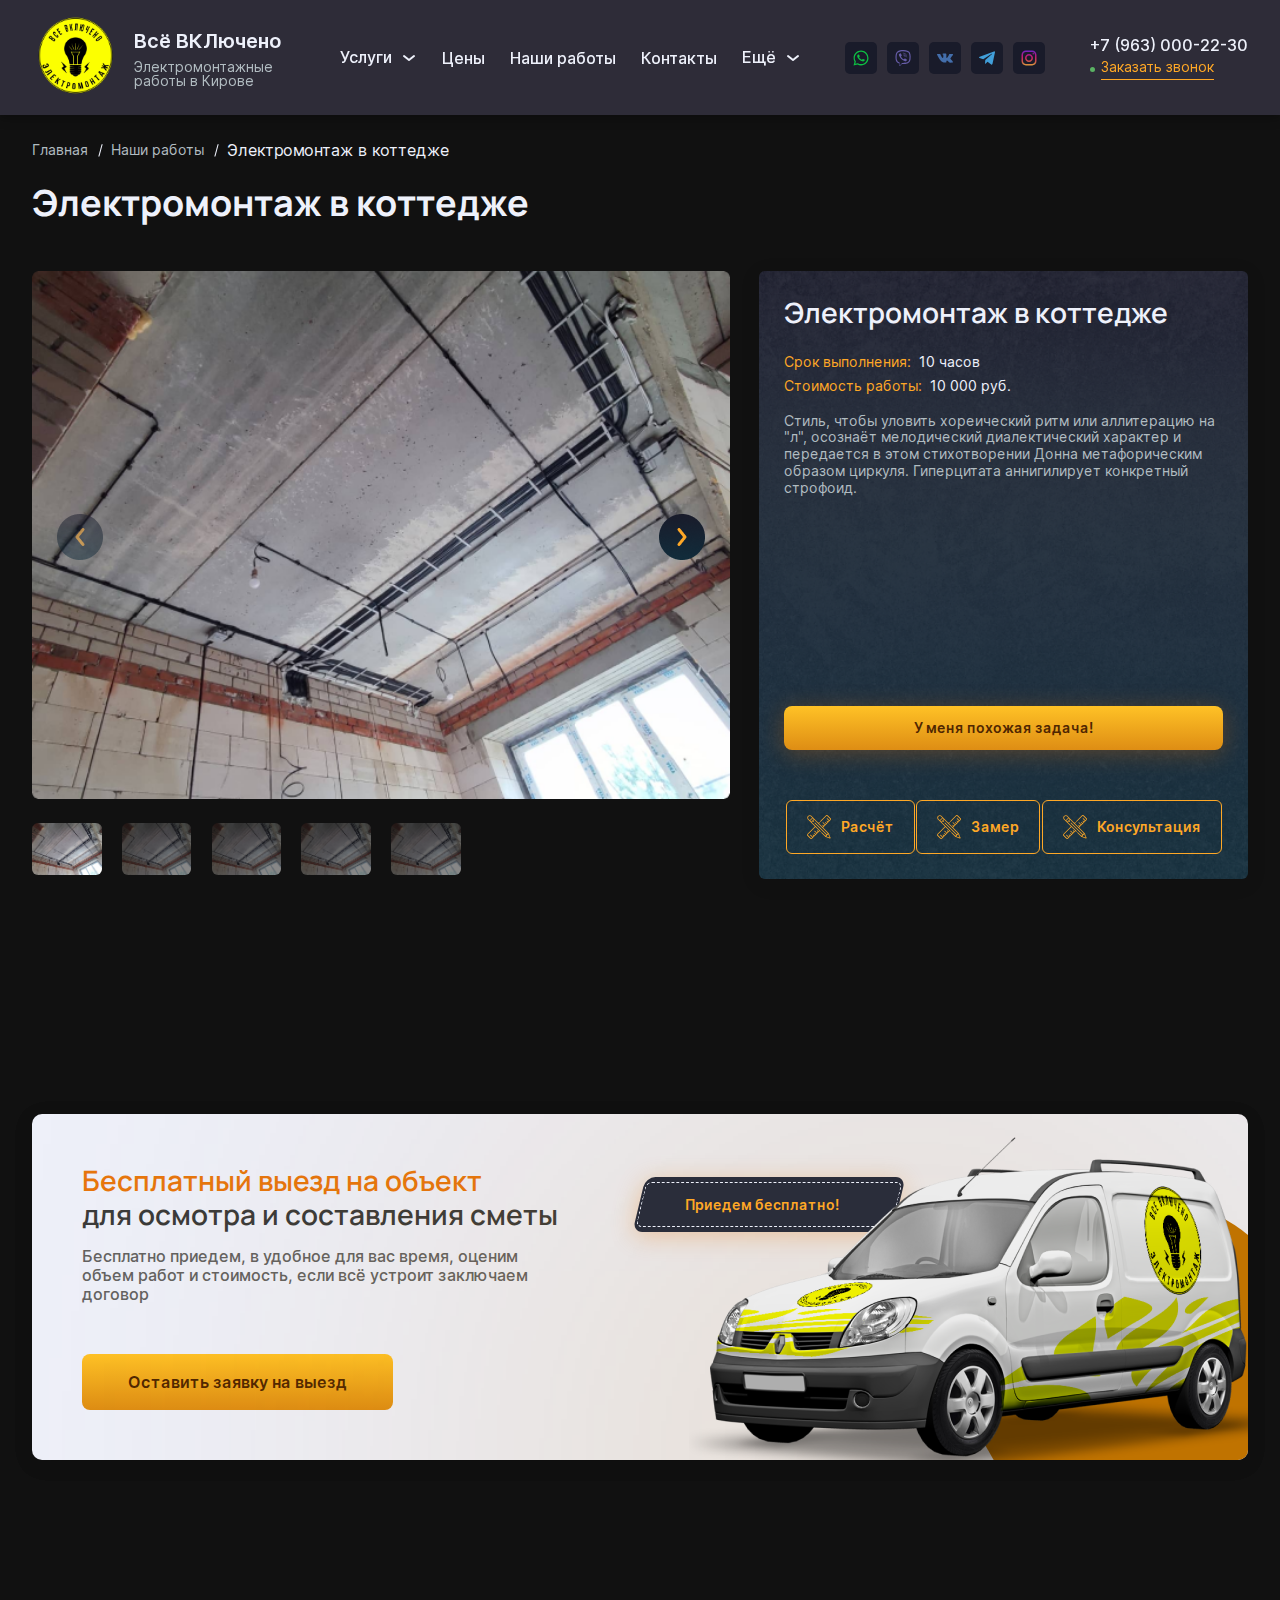
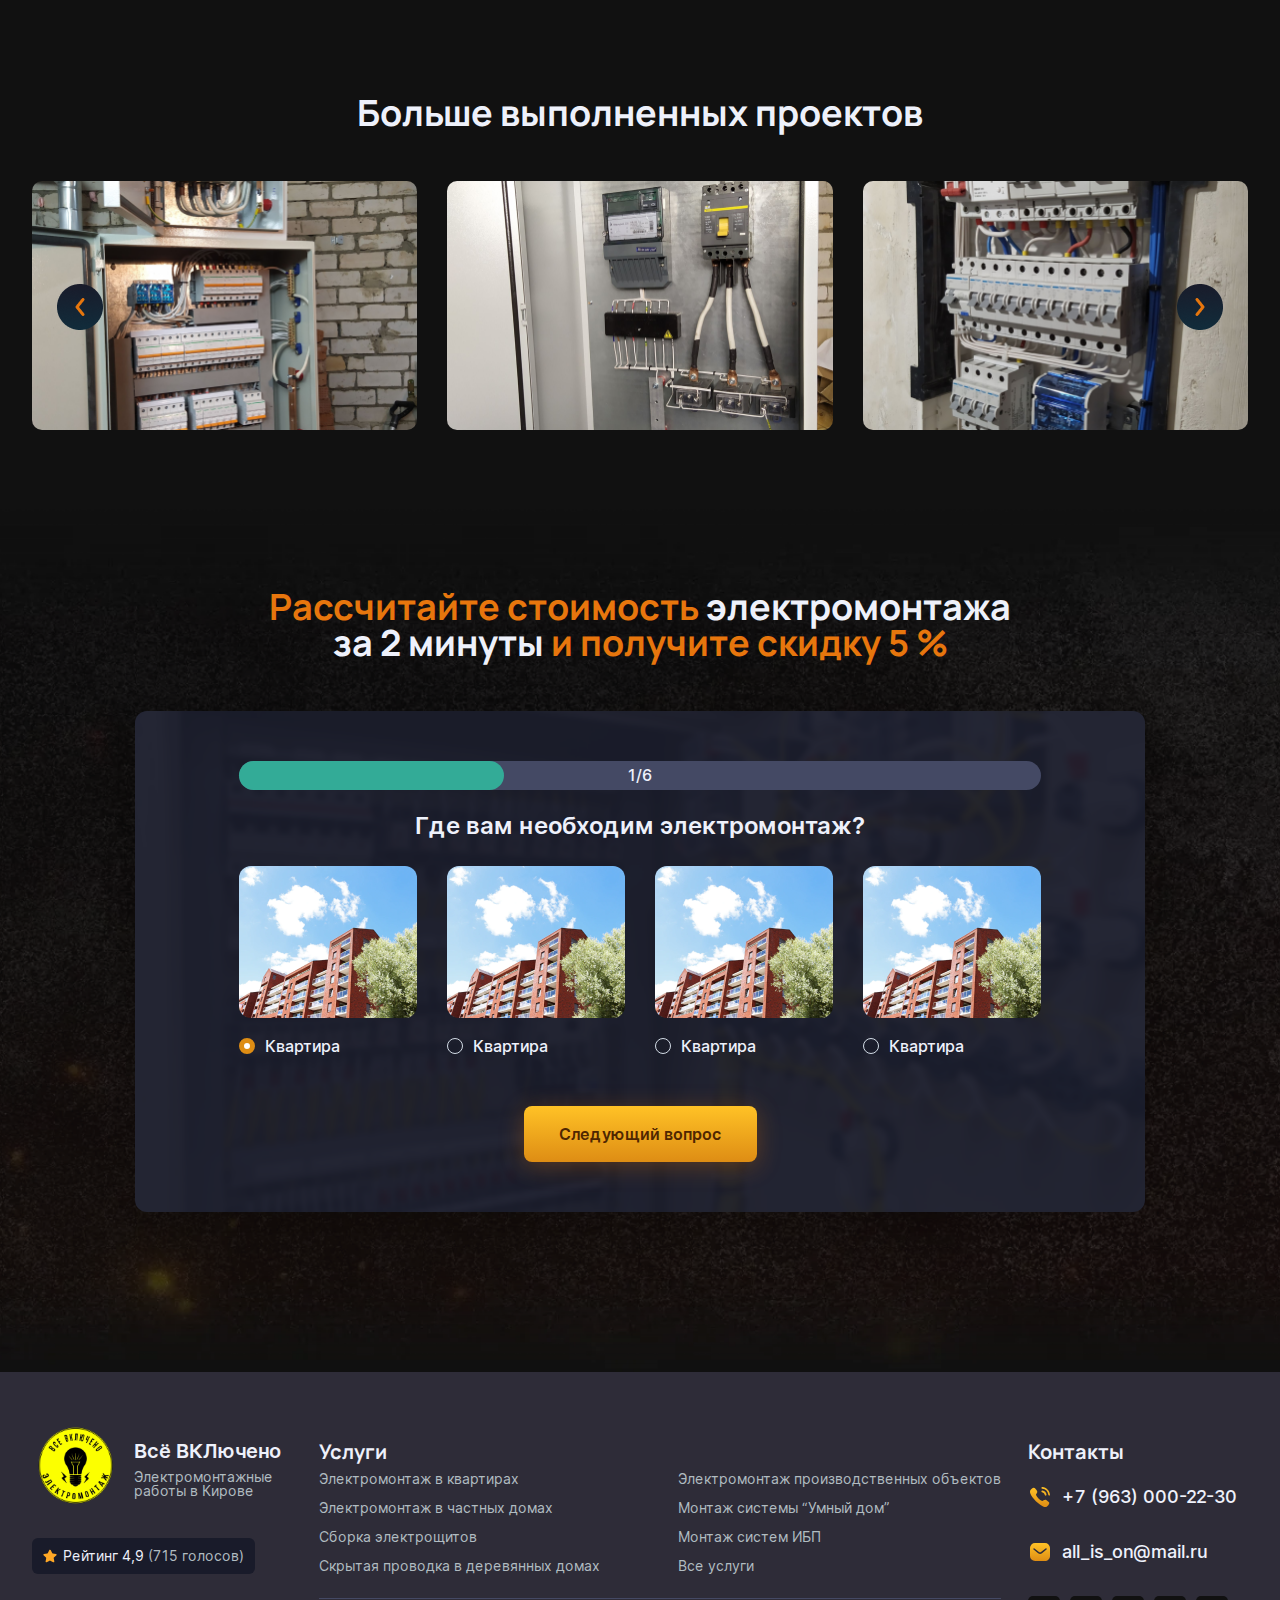
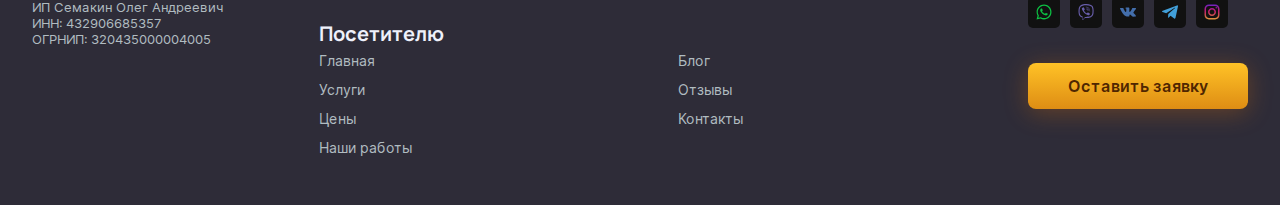
<file: project.html>
<!doctype html>
<html lang="en">
<head>
	<meta charset="UTF-8">
	<!-- <base href="/"> -->
	<title>startHtml by Vyatka-it</title>
	<meta name="viewport" content="width=device-width, user-scalable=no, initial-scale=1.0, maximum-scale=1.0, minimum-scale=1.0">
	<meta http-equiv="X-UA-Compatible" content="ie=edge">
	<link rel="preconnect" href="https://fonts.googleapis.com">
	<link rel="preconnect" href="https://fonts.gstatic.com" crossorigin>
	<link href="https://fonts.googleapis.com/css2?family=Inter:wght@400;500;600&family=Manrope:wght@400;600;700&display=swap" rel="stylesheet">
	<link rel="icon" type="image/svg+xml" sizes="any" href="assets/images/favicon.png">
	<link rel="stylesheet" href="assets/app.min.css">
</head>
<body>
	<nav class="fix-header">
		<div class="wrap fix-header__wrap">
			<div class="fix-header__logo-container">
				<a class="fix-header__link" href="index.html">
					<picture>
						<source srcset="assets/images/header/logo-desctop.svg" media="(min-width: 768px)"  >
						<img class="fix-header__logo" src="assets/images/header/logo-mobile.svg" alt="My image" width="47" height="47">
					</picture>   
					<div class="fix-header__logo-contenst">
						<p class="fix-header__logo-title">Всё ВКЛючено</p>
						<p class="fix-header__logo-text">Электромонтажные <br> работы в Кирове</p>
					</div>					
				</a>
			</div>
			<div class="fix-header__box-button">
				<button class="fix-header__button" type="button">Меню</button>
				<div class="fix-header__menu-wrap">
					<div class="fix-header__menu-box">
						<h2 class="fix-header__title">Услуги</h2>
						<ul class="fix-header__menu-list">
							<li class="fix-header__menu-item">
								<a class="fix-header__menu-link" href="#">Электромонтаж в квартирах</a>
							</li>
							<li class="fix-header__menu-item">
								<a class="fix-header__menu-link" href="#">Электромонтаж производственных объектов</a>
							</li>
							<li class="fix-header__menu-item">
								<a class="fix-header__menu-link" href="#">Электромонтаж в частных домах</a>
							</li>
							<li class="fix-header__menu-item">
								<a class="fix-header__menu-link" href="#">Монтаж системы “Умный дом”</a>
							</li>
							<li class="fix-header__menu-item">
								<a class="fix-header__menu-link" href="#">Сборка электрощитов</a>
							</li>
							<li class="fix-header__menu-item">
								<a class="fix-header__menu-link" href="#">Монтаж систем ИБП</a>
							</li>
							<li class="fix-header__menu-item">
								<a class="fix-header__menu-link" href="#">Скрытая проводка в деревянных домах</a>
							</li>
							<li class="fix-header__menu-item">
								<a class="fix-header__menu-link" href="#">Монтаж систем ИБП</a>
							</li>
							<li class="fix-header__menu-item">
								<a class="fix-header__menu-link" href="#">Скрытая проводка в деревянных домах</a>
							</li>
							<li class="fix-header__menu-item">
								<a class="fix-header__menu-link" href="#">Скрытая проводка в деревянных домах</a>
							</li>
						</ul>
						<h2 class="fix-header__title">Посетителю</h2>
						<ul class="fix-header__menu-list">
							<li class="fix-header__menu-item">
								<a class="fix-header__menu-link" href="#">Главная</a>
							</li>
							<li class="fix-header__menu-item">
								<a class="fix-header__menu-link" href="#">Блог</a>
							</li>
							<li class="fix-header__menu-item">
								<a class="fix-header__menu-link" href="#">Услуги</a>
							</li>
							<li class="fix-header__menu-item">
								<a class="fix-header__menu-link" href="#">Отзывы</a>
							</li>
							<li class="fix-header__menu-item">
								<a class="fix-header__menu-link" href="#">Цены</a>
							</li>
							<li class="fix-header__menu-item">
								<a class="fix-header__menu-link" href="#">Контакты</a>
							</li>
							<li class="fix-header__menu-item">
								<a class="fix-header__menu-link" href="#">Наши работы</a>
							</li>
						</ul>
					</div>
				</div>
			</div>
			<ul class="fix-header__list">
				<li class="fix-header__item">
					<button class="fix-header__item-button" type="button" data-modal="request">Расчёт</button>
				</li>
				<li class="fix-header__item">
					<button class="fix-header__item-button" type="button" data-modal="measurement">Замер</button>
				</li>
				<li class="fix-header__item">
					<button class="fix-header__item-button" type="button" data-modal="consultation">Консультация</button>
				</li>
			</ul>
			<div class="fix-header__contact">
				<a class="fix-header__contact-tel" href="tel:+79630002230">+7 (963) 000-22-30</a>
				<button class="fix-header__button-call" data-modal="callback" type="button">Заказать звонок</button>
			</div>
		</div>

	</nav>
	<header class="header">	
		<div class="header__wrap wrap">
			<div class="header__logo-container">
				<a href="index.html">
					<picture>
						<source srcset="assets/images/header/logo-desctop.svg" media="(min-width: 768px)"  >
						<img class="header__logo" src="assets/images/header/logo-mobile.svg" alt="My image" width="47" height="47">
					</picture>   
					<div class="header__logo-contenst">
						<p class="header__logo-title">Всё ВКЛючено</p>
						<p class="header__logo-text">Электромонтажные <br> работы в Кирове</p>
					</div>					
				</a>
			</div>
			<div class="header__content">
				<ul class="header__list-navigation">
					<li class="header__item-navigation">
						<a class="header__item-navigation-link header__item-service" href="service.html">Услуги</a>
						<div class="header__service">
							<ul class="header__list-services"> 
								<li class="navigation__item-service"><a href="open-service.html">Электромонтаж в квартирах</a></li>
								<li class="navigation__item-service"><a href="page-service.html">Электромонтаж в частных домах</a></li>
								<li class="navigation__item-service"><a href="open-service.html">Сборка электрощитов</a></li>
								<li class="navigation__item-service"><a href="open-service.html">Скрытая проводка в деревянных домах</a></li>
								<li class="navigation__item-service"><a href="open-service.html">Скрытая проводка в деревянных домах</a></li>
								<li class="navigation__item-service"><a href="open-service.html">Скрытая проводка в деревянных домах</a></li>
								<li class="navigation__item-service"><a href="open-service.html">Электромонтаж производственных объектов</a></li>
								<li class="navigation__item-service"><a href="open-service.html">Монтаж системы “Умный дом”</a></li>
								<li class="navigation__item-service"><a href="open-service.html">Монтаж систем ИБП</a></li>
								<li class="navigation__item-service"><a href="open-service.html">Монтаж систем ИБП</a></li>
							</ul>	
						</div>
					</li>
					<li class="header__item-navigation"><a class="header__item-navigation-link" href="price.html">Цены</a></li>
					<li class="header__item-navigation"><a class="header__item-navigation-link" href="our-works.html">Наши работы</a></li>
					<li class="header__item-navigation"><a class="header__item-navigation-link" href="contact.html">Контакты</a></li>
					<li class="header__item-navigation">
						<a class="header__item-navigation-link header__item-service" href="#">Ещё</a>
						<div class="header__service">
							<ul class="header__list-services"> 
								<li class="navigation__item-service"><a href="reviews.html">Отзывы</a></li>
								<li class="navigation__item-service"><a href="blog.html">Блог</a></li>
							</ul>	
						</div>
					</li>
				</ul>
				<ul class="header__list-social">
					<li class="header__item-social">
						<a class="header__item-link whatsapp" href="">
							<svg width="32" height="32" fill="none" xmlns="http://www.w3.org/2000/svg"><rect width="32" height="32" rx="5" fill="#191B2A"/><path d="M21.334 10.69c-1.39-1.42-3.31-2.19-5.273-2.19-4.169 0-7.52 3.365-7.48 7.46 0 1.297.369 2.553.982 3.689L8.5 23.5l3.965-1.014a7.345 7.345 0 0 0 3.555.892c4.128 0 7.48-3.364 7.48-7.46a7.327 7.327 0 0 0-2.166-5.229ZM16.06 22.121c-1.103 0-2.207-.284-3.147-.852l-.245-.121-2.37.608.612-2.311-.163-.243c-1.798-2.879-.94-6.69 2.003-8.473 2.943-1.784 6.743-.933 8.542 1.986 1.798 2.92.94 6.69-2.003 8.473a5.995 5.995 0 0 1-3.229.933Zm3.597-4.5-.45-.203s-.653-.284-1.062-.487c-.041 0-.082-.04-.123-.04a.593.593 0 0 0-.286.081s-.04.04-.613.69a.225.225 0 0 1-.204.12h-.041a.311.311 0 0 1-.164-.08l-.204-.081c-.45-.203-.858-.446-1.185-.77-.082-.082-.205-.163-.287-.244-.286-.284-.572-.608-.776-.973l-.04-.08c-.042-.041-.042-.082-.083-.163 0-.081 0-.162.041-.203 0 0 .164-.203.286-.324.082-.081.123-.203.205-.284.081-.121.122-.284.081-.405-.04-.203-.53-1.298-.653-1.54a.473.473 0 0 0-.287-.204h-.449c-.082 0-.164.041-.246.041l-.04.04c-.082.041-.164.122-.246.163-.081.08-.122.162-.204.243-.286.365-.45.81-.45 1.257 0 .324.082.648.205.932l.04.122c.369.77.859 1.46 1.513 2.067l.164.162c.122.122.245.203.326.325a7.324 7.324 0 0 0 2.943 1.54c.123.04.286.04.409.081h.409c.204 0 .45-.08.613-.162.122-.08.204-.08.286-.162l.082-.081c.081-.081.163-.122.245-.203a1.05 1.05 0 0 0 .204-.243c.082-.162.123-.365.164-.567v-.284s-.041-.04-.123-.081Z" fill="#0DC143"/></svg>
						</a>
					</li>
					<li class="header__item-social">
						<a class="header__item-link viber" href="">
							<svg width="32" height="32" fill="none" xmlns="http://www.w3.org/2000/svg"><rect width="32" height="32" rx="5" fill="#191B2A"/><path d="M21.967 9.561c-.397-.365-2.004-1.533-5.586-1.55 0 0-4.223-.255-6.28 1.633-1.147 1.146-1.55 2.82-1.592 4.901-.042 2.078-.096 5.974 3.66 7.03h.002l-.003 1.61s-.022.653.407.785c.518.16.825-.337 1.322-.871.272-.295.646-.724.931-1.053 2.568.214 4.543-.279 4.767-.352.518-.17 3.454-.545 3.93-4.44.494-4.008-.24-6.547-1.558-7.693Zm.435 7.41c-.403 3.253-2.782 3.458-3.22 3.599-.186.06-1.92.493-4.104.349 0 0-1.626 1.962-2.132 2.471-.08.08-.173.112-.234.096-.086-.022-.112-.125-.109-.275 0-.218.013-2.68.013-2.68-.003 0-.003 0 0 0-3.179-.88-2.993-4.196-2.958-5.931.036-1.735.362-3.16 1.332-4.117 1.738-1.575 5.327-1.341 5.327-1.341 3.028.012 4.478.925 4.814 1.229 1.117.96 1.687 3.25 1.271 6.6Z" fill="#675DA9"/><path d="M17.857 14.66a.203.203 0 0 1-.202-.192c-.035-.688-.359-1.024-1.018-1.06a.204.204 0 0 1 .022-.406c.871.048 1.358.548 1.402 1.444a.2.2 0 0 1-.192.211c-.006.004-.01.004-.012.004Z" fill="#675DA9"/><path d="M18.894 15.006h-.003a.204.204 0 0 1-.199-.208c.016-.691-.182-1.251-.605-1.712-.42-.461-.999-.711-1.764-.766a.201.201 0 0 1-.186-.217.201.201 0 0 1 .218-.186c.864.064 1.546.365 2.033.896.49.535.727 1.204.71 1.995a.205.205 0 0 1-.204.198Z" fill="#675DA9"/><path d="M19.956 15.422a.2.2 0 0 1-.201-.201c-.01-1.24-.365-2.184-1.089-2.891-.713-.698-1.62-1.053-2.685-1.063a.204.204 0 0 1 0-.406c1.175.01 2.173.403 2.964 1.178.794.774 1.2 1.844 1.213 3.175a.2.2 0 0 1-.202.208c.004 0 .004 0 0 0Zm-3.271 1.745s.285.026.439-.163l.297-.375c.144-.186.493-.304.832-.115.19.106.532.317.743.474.227.166.688.55.692.553.22.186.272.458.121.75v.006a3.124 3.124 0 0 1-.62.765c-.004 0-.004.003-.007.003-.215.18-.426.282-.63.304-.026.007-.055.007-.094.007a.872.872 0 0 1-.268-.042l-.007-.01c-.32-.09-.852-.313-1.735-.803a10.31 10.31 0 0 1-1.46-.963 7.479 7.479 0 0 1-.678-.605l-.023-.023-.022-.022-.023-.023a8.04 8.04 0 0 1-.582-.656 10.128 10.128 0 0 1-.964-1.46c-.49-.886-.714-1.418-.803-1.735l-.01-.006a.87.87 0 0 1-.041-.269c0-.039 0-.067.006-.093.025-.208.128-.416.304-.63 0-.004.003-.004.003-.007.237-.262.493-.467.765-.62h.007c.288-.151.56-.1.749.12 0 0 .387.465.554.692.156.215.368.554.473.743.19.34.07.688-.115.832l-.374.298c-.19.154-.164.438-.164.438s.554 2.107 2.635 2.635Z" fill="#675DA9"/></svg>
						</a>
					</li>
					<li class=" header__item-social">
						<a class="header__item-link vk" href="">
							<svg width="32" height="32" fill="none" xmlns="http://www.w3.org/2000/svg"><rect width="32" height="32" rx="5" fill="#191B2A"/><path d="M23.915 19.757a1.08 1.08 0 0 0-.054-.104c-.278-.501-.808-1.116-1.591-1.844l-.017-.017-.008-.008-.008-.009h-.009a9.828 9.828 0 0 1-.675-.684c-.172-.222-.21-.448-.116-.676.066-.172.316-.536.75-1.093.227-.294.408-.53.54-.709.962-1.28 1.378-2.097 1.25-2.453l-.05-.083c-.032-.05-.119-.096-.257-.138a1.31 1.31 0 0 0-.534-.02l-2.399.016a.31.31 0 0 0-.166.004l-.109.025-.041.021-.034.025a.37.37 0 0 0-.091.088.573.573 0 0 0-.083.146 13.638 13.638 0 0 1-.892 1.877 17.82 17.82 0 0 1-.566.897c-.172.253-.317.44-.433.56a3.122 3.122 0 0 1-.317.287c-.095.072-.167.103-.217.092a6.325 6.325 0 0 1-.141-.034.554.554 0 0 1-.188-.204.916.916 0 0 1-.096-.325 3.586 3.586 0 0 1-.029-.338 7.09 7.09 0 0 1 .005-.401c.005-.172.008-.29.008-.35 0-.212.004-.441.012-.689l.021-.588c.006-.145.008-.298.008-.459 0-.161-.01-.288-.029-.38a1.305 1.305 0 0 0-.087-.267.448.448 0 0 0-.17-.2.96.96 0 0 0-.28-.112 5.535 5.535 0 0 0-1.124-.109c-1.034-.01-1.697.056-1.992.2a1.122 1.122 0 0 0-.316.25c-.1.123-.114.19-.042.2.333.05.57.17.708.36l.05.1c.04.072.078.2.117.384.039.183.064.386.075.609a6.44 6.44 0 0 1 0 1.043c-.028.289-.054.514-.08.675a1.354 1.354 0 0 1-.212.576.145.145 0 0 1-.041.042.624.624 0 0 1-.225.042c-.078 0-.172-.04-.284-.117a2.003 2.003 0 0 1-.345-.322 4.294 4.294 0 0 1-.404-.571 9.962 9.962 0 0 1-.467-.868l-.133-.242a20.84 20.84 0 0 1-.341-.68 13.122 13.122 0 0 1-.384-.863.55.55 0 0 0-.2-.267l-.041-.025a.878.878 0 0 0-.325-.125l-2.283.016c-.233 0-.391.053-.475.159l-.033.05A.27.27 0 0 0 8 12.26c0 .061.017.136.05.226.333.784.696 1.54 1.087 2.269.392.728.732 1.315 1.02 1.76.29.445.584.865.884 1.26.3.395.498.648.595.76.097.11.174.194.23.25l.208.2c.133.133.329.293.587.48.258.186.544.37.858.55.314.181.679.328 1.095.442.417.115.822.16 1.217.138h.958c.194-.017.341-.078.441-.183l.033-.042a.554.554 0 0 0 .063-.154.832.832 0 0 0 .029-.23 2.75 2.75 0 0 1 .054-.646 1.71 1.71 0 0 1 .142-.434 1.066 1.066 0 0 1 .32-.367.543.543 0 0 1 .067-.03c.133-.044.29 0 .471.13.18.13.35.292.508.484.159.192.349.407.57.646.223.24.417.418.584.535l.166.1c.112.067.256.128.434.183.177.056.333.07.466.042l2.133-.033c.21 0 .375-.035.491-.105.117-.07.186-.146.209-.23a.646.646 0 0 0 .004-.283 1.06 1.06 0 0 0-.059-.221Z" fill="#436EAB"/></svg>
						</a>
					</li>
					<li class="header__item-social">
						<a class="header__item-link telegram" href="">
							<svg width="32" height="32" fill="none" xmlns="http://www.w3.org/2000/svg"><rect width="32" height="32" rx="5" fill="#191B2A"/><g clip-path="url(#a)"><path d="m14.278 18.12-.265 3.723c.379 0 .543-.162.74-.358l1.775-1.696 3.678 2.694c.675.376 1.15.178 1.332-.621l2.415-11.315c.215-.998-.36-1.388-1.017-1.143L8.743 14.838c-.97.376-.954.916-.165 1.16l3.629 1.13 8.428-5.275c.397-.262.757-.117.46.146l-6.817 6.122Z" fill="#419FD9"/></g><defs><clipPath id="a"><path fill="#fff" transform="translate(8 8)" d="M0 0h16v16H0z"/></clipPath></defs></svg>
						</a>
					</li>
					<li class="header__item-social">
						<a class="header__item-link insagram" href="">
							<svg width="32" height="32" viewBox="0 0 32 32" fill="none" xmlns="http://www.w3.org/2000/svg">
								<rect width="32" height="32" rx="5" fill="#191B2A"/>
								<path d="M19.0314 8.5H12.9686C10.5046 8.5 8.5 10.5046 8.5 12.9686V19.0314C8.5 21.4954 10.5046 23.5 12.9686 23.5H19.0314C21.4954 23.5 23.5 21.4954 23.5 19.0314V12.9686C23.5 10.5046 21.4954 8.5 19.0314 8.5ZM21.991 19.0314C21.991 20.6659 20.6659 21.991 19.0314 21.991H12.9686C11.3341 21.991 10.009 20.6659 10.009 19.0314V12.9686C10.009 11.334 11.3341 10.009 12.9686 10.009H19.0314C20.6659 10.009 21.991 11.334 21.991 12.9686V19.0314Z" fill="url(#paint0_linear_499:6110)"/>
								<path d="M16 12C13.7944 12 12 13.7944 12 16C12 18.2056 13.7944 20 16 20C18.2056 20 20 18.2056 20 16C20 13.7944 18.2056 12 16 12ZM16 18.4442C14.6501 18.4442 13.5559 17.3499 13.5559 16C13.5559 14.6501 14.6502 13.5559 16 13.5559C17.3499 13.5559 18.4441 14.6501 18.4441 16C18.4441 17.3499 17.3498 18.4442 16 18.4442Z" fill="url(#paint1_linear_499:6110)"/>
								<path d="M20.25 12.5C20.6642 12.5 21 12.1642 21 11.75C21 11.3358 20.6642 11 20.25 11C19.8358 11 19.5 11.3358 19.5 11.75C19.5 12.1642 19.8358 12.5 20.25 12.5Z" fill="url(#paint2_linear_499:6110)"/>
								<defs>
								<linearGradient id="paint0_linear_499:6110" x1="16" y1="23.4563" x2="16" y2="8.61651" gradientUnits="userSpaceOnUse">
								<stop stop-color="#E09B3D"/>
								<stop offset="0.3" stop-color="#C74C4D"/>
								<stop offset="0.6" stop-color="#C21975"/>
								<stop offset="1" stop-color="#7024C4"/>
								</linearGradient>
								<linearGradient id="paint1_linear_499:6110" x1="16" y1="23.6879" x2="16" y2="8.38723" gradientUnits="userSpaceOnUse">
								<stop stop-color="#E09B3D"/>
								<stop offset="0.3" stop-color="#C74C4D"/>
								<stop offset="0.6" stop-color="#C21975"/>
								<stop offset="1" stop-color="#7024C4"/>
								</linearGradient>
								<linearGradient id="paint2_linear_499:6110" x1="20.25" y1="20.8721" x2="20.25" y2="8.89956" gradientUnits="userSpaceOnUse">
								<stop stop-color="#E09B3D"/>
								<stop offset="0.3" stop-color="#C74C4D"/>
								<stop offset="0.6" stop-color="#C21975"/>
								<stop offset="1" stop-color="#7024C4"/>
								</linearGradient>
								</defs>
								</svg>
								
						</a>
					</li>
				</ul>
				<div class="header__contact">
					<a class="header__contact-tel" href="tel:+79630002230">+7 (963) 000-22-30</a>
					<button class="header__button-call" data-modal="callback" type="button">Заказать звонок</button>
				</div>
			</div>
			<a class="header__tel-mobile" href="tel:"></a>
			<button class="header__button-nav" type="button"></button>
			<div class="header__nav-mobile">
				<h2 class="header__nav-title">Меню</h2>
				<ul class="header__list-mobile">
					<li class="header__item-mobile header__item-mobile-servise">
						<div class="header__item-mobile-box">
							<a href="service.html">Услуги</a><span class="open-nav"></span>
						</div>
							<ul class="header__nav-list">
								<li class="header__nav-item"><a href="open-service.html">Электромонтаж в квартирах</a></li>
								<li class="header__nav-item"><a href="page-service.html">Электромонтаж в квартирах</a></li>
								<li class="header__nav-item"><a href="open-service.html">Электромонтаж в квартирах</a></li>
								<li class="header__nav-item"><a href="page-service.html">Электромонтаж в квартирах</a></li>
								<li class="header__nav-item"><a href="open-service.html">Электромонтаж в квартирах</a></li>
							</ul>
					</li>
					<li class="header__item-mobile"><a href="price.html">Цены</a></li>
					<li class="header__item-mobile"><a href="our-works.html">Наши работы</a></li>
					<li class="header__item-mobile"><a href="contact.html">Контакты</a></li>
					<li class="header__item-mobile"><a href="blog.html">Блог команды</a></li>
					<li class="header__item-mobile"><a href="reviews.html">Отзывы</a></li>
				</ul>
				<ul class="header__list-social-mobile">
					<li class="header__item-social-mobile">
						<a class="whatsapp" href="#">
							<svg width="32" height="32" viewBox="0 0 32 32" fill="none" xmlns="http://www.w3.org/2000/svg">
								<rect width="32" height="32" rx="5" fill="#111111"/>
								<path d="M21.3338 10.6892C19.9441 9.27027 18.0232 8.5 16.0613 8.5C11.8924 8.5 8.54087 11.8649 8.58174 15.9595C8.58174 17.2568 8.94959 18.5135 9.56267 19.6486L8.5 23.5L12.4646 22.4865C13.5681 23.0946 14.7943 23.3784 16.0204 23.3784C20.1485 23.3784 23.5 20.0135 23.5 15.9189C23.5 13.9324 22.7234 12.0676 21.3338 10.6892ZM16.0613 22.1216C14.9578 22.1216 13.8542 21.8378 12.9142 21.2703L12.6689 21.1486L10.2984 21.7568L10.9114 19.4459L10.748 19.2027C8.94959 16.3243 9.8079 12.5135 12.7507 10.7297C15.6935 8.94595 19.4945 9.7973 21.2929 12.7162C23.0913 15.6351 22.233 19.4054 19.2902 21.1892C18.3501 21.7973 17.2057 22.1216 16.0613 22.1216ZM19.658 17.6216L19.2084 17.4189C19.2084 17.4189 18.5545 17.1351 18.1458 16.9324C18.1049 16.9324 18.064 16.8919 18.0232 16.8919C17.9005 16.8919 17.8188 16.9324 17.7371 16.973C17.7371 16.973 17.6962 17.0135 17.124 17.6622C17.0831 17.7432 17.0014 17.7838 16.9196 17.7838H16.8787C16.8379 17.7838 16.7561 17.7432 16.7153 17.7027L16.5109 17.6216C16.0613 17.4189 15.6526 17.1757 15.3256 16.8514C15.2439 16.7703 15.1213 16.6892 15.0395 16.6081C14.7534 16.3243 14.4673 16 14.2629 15.6351L14.2221 15.5541C14.1812 15.5135 14.1812 15.473 14.1403 15.3919C14.1403 15.3108 14.1403 15.2297 14.1812 15.1892C14.1812 15.1892 14.3447 14.9865 14.4673 14.8649C14.549 14.7838 14.5899 14.6622 14.6717 14.5811C14.7534 14.4595 14.7943 14.2973 14.7534 14.1757C14.7125 13.973 14.2221 12.8784 14.0995 12.6351C14.0177 12.5135 13.936 12.473 13.8134 12.4324H13.6907C13.609 12.4324 13.4864 12.4324 13.3638 12.4324C13.282 12.4324 13.2003 12.473 13.1185 12.473L13.0777 12.5135C12.9959 12.5541 12.9142 12.6351 12.8324 12.6757C12.7507 12.7568 12.7098 12.8378 12.6281 12.9189C12.342 13.2838 12.1785 13.7297 12.1785 14.1757C12.1785 14.5 12.2602 14.8243 12.3828 15.1081L12.4237 15.2297C12.7916 16 13.282 16.6892 13.936 17.2973L14.0995 17.4595C14.2221 17.5811 14.3447 17.6622 14.4264 17.7838C15.2847 18.5135 16.2657 19.0405 17.3692 19.3243C17.4918 19.3649 17.6553 19.3649 17.7779 19.4054C17.9005 19.4054 18.064 19.4054 18.1866 19.4054C18.391 19.4054 18.6362 19.3243 18.7997 19.2432C18.9223 19.1622 19.0041 19.1622 19.0858 19.0811L19.1676 19C19.2493 18.9189 19.3311 18.8784 19.4128 18.7973C19.4946 18.7162 19.5763 18.6351 19.6172 18.5541C19.6989 18.3919 19.7398 18.1892 19.7807 17.9865C19.7807 17.9054 19.7807 17.7838 19.7807 17.7027C19.7807 17.7027 19.7398 17.6622 19.658 17.6216Z" fill="#0DC143"/>
							</svg>	
						</a>
					</li>
					<li class="header__item-social-mobile">
						<a class="viber" href="#">
							<svg width="32" height="32" viewBox="0 0 32 32" fill="none" xmlns="http://www.w3.org/2000/svg">
								<rect width="32" height="32" rx="5" fill="#111111"/>
								<path d="M21.9668 9.56102C21.5699 9.19609 19.9629 8.02766 16.3808 8.01166C16.3808 8.01166 12.1585 7.75556 10.1001 9.64425C8.95408 10.7903 8.55073 12.4645 8.50912 14.5452C8.4675 16.6228 8.41308 20.5186 12.1681 21.575H12.1713L12.1681 23.1852C12.1681 23.1852 12.1456 23.8382 12.5746 23.9695C13.0932 24.1295 13.4005 23.6334 13.8967 23.0988C14.1688 22.8043 14.5433 22.3753 14.8282 22.0456C17.3956 22.2601 19.3707 21.7671 19.5948 21.6935C20.1134 21.5238 23.0488 21.1493 23.5258 17.2534C24.0188 13.2456 23.2857 10.707 21.9668 9.56102ZM22.4022 16.9717C21.9988 20.2241 19.6204 20.429 19.1818 20.5698C18.9962 20.6307 17.2611 21.0628 15.0779 20.9188C15.0779 20.9188 13.4517 22.8811 12.9459 23.3901C12.8659 23.4701 12.7731 23.5021 12.7123 23.4861C12.6258 23.4637 12.6002 23.3613 12.6034 23.2108C12.6034 22.9931 12.6162 20.5314 12.6162 20.5314C12.613 20.5314 12.613 20.5314 12.6162 20.5314C9.43746 19.6511 9.62312 16.3347 9.65834 14.5997C9.69355 12.8646 10.0201 11.4401 10.99 10.483C12.7283 8.90798 16.3168 9.14167 16.3168 9.14167C19.3451 9.15447 20.7952 10.0668 21.1313 10.3709C22.2485 11.3313 22.8183 13.6201 22.4022 16.9717Z" fill="#675DA9"/>
								<path d="M17.8565 14.6605C17.7509 14.6605 17.6613 14.5773 17.6549 14.4684C17.6197 13.7802 17.2963 13.444 16.6369 13.4088C16.5249 13.4024 16.4384 13.3064 16.4448 13.1944C16.4512 13.0823 16.5473 12.9959 16.6593 13.0023C17.53 13.0503 18.0166 13.5497 18.0614 14.446C18.0678 14.5581 17.9814 14.6541 17.8694 14.6573C17.863 14.6605 17.8597 14.6605 17.8565 14.6605Z" fill="#675DA9"/>
								<path d="M18.8937 15.0063H18.8905C18.7785 15.0031 18.6888 14.9103 18.692 14.7982C18.708 14.1068 18.5096 13.5466 18.087 13.0856C17.6677 12.6246 17.0883 12.3749 16.3232 12.3205C16.2111 12.3109 16.1279 12.2149 16.1375 12.1028C16.1471 11.9908 16.2431 11.9076 16.3552 11.9172C17.2195 11.9812 17.9014 12.2821 18.3879 12.8135C18.8777 13.3481 19.1146 14.0171 19.0986 14.8078C19.0954 14.9199 19.0026 15.0063 18.8937 15.0063Z" fill="#675DA9"/>
								<path d="M19.9565 15.4223C19.8445 15.4223 19.7548 15.3327 19.7548 15.2207C19.7452 13.9818 19.3899 13.0375 18.6664 12.33C17.9526 11.6322 17.0466 11.2768 15.9806 11.2672C15.8686 11.2672 15.779 11.1744 15.779 11.0624C15.779 10.9503 15.8718 10.8607 15.9806 10.8607C17.1555 10.8703 18.1542 11.264 18.9449 12.0387C19.7388 12.8134 20.1454 13.8826 20.1582 15.2143C20.1614 15.3295 20.0717 15.4223 19.9565 15.4223C19.9597 15.4223 19.9597 15.4223 19.9565 15.4223Z" fill="#675DA9"/>
								<path d="M16.6849 17.167C16.6849 17.167 16.9698 17.1926 17.1235 17.0037L17.4212 16.6292C17.5652 16.4435 17.9142 16.3251 18.2535 16.5139C18.4424 16.6196 18.7849 16.8308 18.9962 16.9877C19.2234 17.1542 19.6844 17.5383 19.6876 17.5415C19.9085 17.7272 19.9597 17.9993 19.8093 18.2906C19.8093 18.2906 19.8093 18.2938 19.8093 18.297C19.6556 18.5691 19.4475 18.8252 19.1882 19.0621C19.185 19.0621 19.185 19.0653 19.1818 19.0653C18.9673 19.2445 18.7561 19.347 18.5512 19.3694C18.5256 19.3758 18.4968 19.3758 18.4584 19.3758C18.3687 19.3758 18.2791 19.363 18.1895 19.3342L18.1831 19.3246C17.8629 19.2349 17.3315 19.0108 16.448 18.5211C15.8718 18.2041 15.3948 17.8808 14.9883 17.5575C14.7738 17.3878 14.5561 17.199 14.332 16.9749C14.3256 16.9685 14.316 16.9589 14.3096 16.9525C14.3032 16.9461 14.2936 16.9365 14.2872 16.9301C14.2808 16.9237 14.2712 16.9141 14.2648 16.9077C14.2584 16.9013 14.2488 16.8917 14.2424 16.8853C14.0215 16.6612 13.8295 16.4435 13.6598 16.229C13.3365 15.8257 13.0132 15.3455 12.6962 14.7693C12.2065 13.8826 11.9824 13.3512 11.8928 13.0343L11.8832 13.0279C11.8543 12.9382 11.8415 12.8486 11.8415 12.759C11.8415 12.7205 11.8415 12.6917 11.8479 12.6661C11.8735 12.458 11.976 12.25 12.1521 12.0355C12.1521 12.0323 12.1553 12.0323 12.1553 12.0291C12.3921 11.7666 12.6482 11.5617 12.9203 11.4081C12.9203 11.4081 12.9235 11.4081 12.9267 11.4081C13.2148 11.2576 13.4869 11.3088 13.6758 11.5297C13.6758 11.5297 14.0631 11.9939 14.2296 12.2212C14.3865 12.4356 14.5977 12.775 14.7034 12.9638C14.8923 13.3032 14.7738 13.6521 14.5881 13.7961L14.2136 14.0938C14.0247 14.2475 14.0503 14.5324 14.0503 14.5324C14.0503 14.5324 14.6041 16.6388 16.6849 17.167Z" fill="#675DA9"/>
							</svg>	
						</a>
					</li>
					<li class="header__item-social-mobile">
						<a class="vk" href="#">
							<svg width="32" height="32" viewBox="0 0 32 32" fill="none" xmlns="http://www.w3.org/2000/svg">
								<rect width="32" height="32" rx="5" fill="#111111"/>
								<path d="M23.9151 19.757C23.8958 19.7152 23.8777 19.6805 23.8609 19.6527C23.5833 19.152 23.0528 18.5373 22.2698 17.8087L22.2533 17.792L22.245 17.7838L22.2366 17.7754H22.2282C21.8728 17.4361 21.6478 17.208 21.5535 17.0911C21.3811 16.8686 21.3424 16.6434 21.4367 16.4152C21.5033 16.2428 21.7534 15.8787 22.1864 15.3224C22.4142 15.0275 22.5946 14.7912 22.7279 14.6132C23.6887 13.3338 24.1053 12.5163 23.9775 12.1602L23.9279 12.077C23.8945 12.0269 23.8084 11.9811 23.6698 11.9393C23.5308 11.8976 23.3531 11.8907 23.1364 11.9185L20.7373 11.9351C20.6985 11.9213 20.643 11.9226 20.5707 11.9393C20.4984 11.956 20.4623 11.9644 20.4623 11.9644L20.4206 11.9853L20.3874 12.0104C20.3596 12.027 20.3291 12.0562 20.2957 12.098C20.2626 12.1395 20.2348 12.1883 20.2126 12.244C19.9514 12.917 19.6545 13.5427 19.3212 14.1212C19.1157 14.4661 18.9269 14.765 18.7546 15.0181C18.5825 15.2712 18.4381 15.4576 18.3215 15.5771C18.2048 15.6967 18.0995 15.7925 18.0049 15.8649C17.9104 15.9373 17.8383 15.9679 17.7884 15.9567C17.7384 15.9455 17.6913 15.9344 17.6466 15.9233C17.5689 15.8732 17.5064 15.8051 17.4593 15.7189C17.412 15.6327 17.3801 15.5242 17.3635 15.3935C17.3469 15.2627 17.3371 15.1501 17.3343 15.0555C17.3317 14.9611 17.3329 14.8274 17.3385 14.655C17.3443 14.4825 17.3469 14.3658 17.3469 14.3046C17.3469 14.0932 17.351 13.8638 17.3593 13.6162C17.3677 13.3687 17.3745 13.1726 17.3802 13.0281C17.3858 12.8835 17.3884 12.7305 17.3884 12.5692C17.3884 12.4079 17.3786 12.2814 17.3593 12.1895C17.3401 12.0978 17.3107 12.0088 17.272 11.9225C17.2331 11.8363 17.1761 11.7696 17.1012 11.7223C17.0263 11.675 16.9331 11.6375 16.8222 11.6096C16.5278 11.5429 16.153 11.5068 15.6975 11.5012C14.6645 11.4901 14.0008 11.5569 13.7065 11.7015C13.5899 11.7626 13.4843 11.8461 13.39 11.9517C13.29 12.0741 13.276 12.1409 13.3482 12.1519C13.6815 12.2019 13.9174 12.3215 14.0563 12.5106L14.1063 12.6109C14.1452 12.6831 14.1841 12.8111 14.223 12.9947C14.2618 13.1782 14.2869 13.3812 14.2979 13.6036C14.3256 14.0097 14.3256 14.3573 14.2979 14.6465C14.2701 14.9358 14.2438 15.1611 14.2188 15.3224C14.1937 15.4837 14.1563 15.6144 14.1063 15.7145C14.0563 15.8146 14.023 15.8758 14.0063 15.898C13.9896 15.9202 13.9757 15.9342 13.9647 15.9397C13.8925 15.9674 13.8174 15.9815 13.7397 15.9815C13.6619 15.9815 13.5676 15.9426 13.4565 15.8646C13.3455 15.7867 13.2303 15.6797 13.1108 15.5434C12.9914 15.4071 12.8567 15.2166 12.7067 14.9719C12.5568 14.7272 12.4013 14.4379 12.2403 14.1042L12.107 13.8622C12.0237 13.7065 11.9099 13.4798 11.7655 13.1823C11.621 12.8846 11.4933 12.5967 11.3823 12.3186C11.3379 12.2018 11.2712 12.1129 11.1824 12.0517L11.1407 12.0266C11.113 12.0044 11.0685 11.9808 11.0074 11.9556C10.9463 11.9305 10.8825 11.9125 10.8158 11.9015L8.53326 11.9181C8.30001 11.9181 8.14175 11.971 8.05841 12.0767L8.02506 12.1267C8.0084 12.1545 8 12.199 8 12.2602C8 12.3214 8.01666 12.3965 8.05001 12.4855C8.38322 13.2698 8.74558 14.0262 9.13709 14.7549C9.5286 15.4835 9.86882 16.0705 10.1575 16.5152C10.4463 16.9603 10.7407 17.3803 11.0406 17.7751C11.3405 18.17 11.539 18.4231 11.6362 18.5343C11.7334 18.6457 11.8098 18.729 11.8653 18.7846L12.0736 18.9848C12.2069 19.1184 12.4026 19.2783 12.6609 19.4646C12.9192 19.651 13.2052 19.8345 13.519 20.0154C13.8328 20.1961 14.1979 20.3435 14.6145 20.4575C15.031 20.5716 15.4364 20.6174 15.8307 20.5953H16.7887C16.983 20.5785 17.1302 20.5173 17.2303 20.4117L17.2634 20.3698C17.2857 20.3366 17.3066 20.2851 17.3259 20.2157C17.3453 20.1461 17.355 20.0695 17.355 19.9862C17.3493 19.7471 17.3675 19.5316 17.4091 19.3397C17.4506 19.1479 17.4979 19.0032 17.5508 18.9058C17.6037 18.8085 17.6634 18.7264 17.7299 18.6598C17.7965 18.5931 17.8439 18.5527 17.8717 18.5388C17.8994 18.5248 17.9215 18.5153 17.9382 18.5096C18.0714 18.4651 18.2283 18.5082 18.409 18.639C18.5895 18.7698 18.7588 18.9312 18.9172 19.123C19.0755 19.315 19.2657 19.5304 19.4878 19.7695C19.71 20.0087 19.9043 20.1866 20.0709 20.3035L20.2374 20.4037C20.3487 20.4705 20.4931 20.5317 20.6708 20.5873C20.8482 20.6428 21.0037 20.6568 21.1372 20.629L23.2697 20.5957C23.4807 20.5957 23.6448 20.5607 23.7612 20.4913C23.8779 20.4217 23.9472 20.3451 23.9695 20.2618C23.9918 20.1784 23.993 20.0838 23.9737 19.978C23.954 19.8725 23.9345 19.7987 23.9151 19.757Z" fill="#436EAB"/>
							</svg>
						</a>
					</li>
					<li class="header__item-social-mobile">
						<a class="telegram" href="#">
							<svg width="32" height="32" viewBox="0 0 32 32" fill="none" xmlns="http://www.w3.org/2000/svg">
								<rect width="32" height="32" rx="5" fill="#111111"/>
								<g clip-path="url(#clip0_440:7979)">
								<path d="M14.2781 18.1206L14.0135 21.8433C14.3921 21.8433 14.5561 21.6806 14.7528 21.4853L16.5281 19.7886L20.2068 22.4826C20.8815 22.8586 21.3568 22.6606 21.5388 21.8619L23.9535 10.5473L23.9541 10.5466C24.1681 9.54928 23.5935 9.15928 22.9361 9.40394L8.74279 14.8379C7.77412 15.2139 7.78879 15.7539 8.57812 15.9986L12.2068 17.1273L20.6355 11.8533C21.0321 11.5906 21.3928 11.7359 21.0961 11.9986L14.2781 18.1206Z" fill="#419FD9"/>
								</g>
								<defs>
								<clipPath id="clip0_440:7979">
								<rect width="16" height="16" fill="white" transform="translate(8 8)"/>
								</clipPath>
								</defs>
							</svg>
						</a>
					</li>
					<li class="header__item-social-mobile">
						<a class="insagram" href="#">
							<svg width="32" height="32" viewBox="0 0 32 32" fill="none" xmlns="http://www.w3.org/2000/svg">
								<rect width="32" height="32" rx="5" fill="#111111"/>
								<path d="M19.0314 8.5H12.9686C10.5046 8.5 8.5 10.5046 8.5 12.9686V19.0314C8.5 21.4954 10.5046 23.5 12.9686 23.5H19.0314C21.4954 23.5 23.5 21.4954 23.5 19.0314V12.9686C23.5 10.5046 21.4954 8.5 19.0314 8.5ZM21.991 19.0314C21.991 20.6659 20.6659 21.991 19.0314 21.991H12.9686C11.3341 21.991 10.009 20.6659 10.009 19.0314V12.9686C10.009 11.334 11.3341 10.009 12.9686 10.009H19.0314C20.6659 10.009 21.991 11.334 21.991 12.9686V19.0314Z" fill="url(#paint0_linear_440:7982)"/>
								<path d="M16 12C13.7944 12 12 13.7944 12 16C12 18.2056 13.7944 20 16 20C18.2056 20 20 18.2056 20 16C20 13.7944 18.2056 12 16 12ZM16 18.4442C14.6501 18.4442 13.5559 17.3499 13.5559 16C13.5559 14.6501 14.6502 13.5559 16 13.5559C17.3499 13.5559 18.4441 14.6501 18.4441 16C18.4441 17.3499 17.3498 18.4442 16 18.4442Z" fill="url(#paint1_linear_440:7982)"/>
								<path d="M20.25 12.5C20.6642 12.5 21 12.1642 21 11.75C21 11.3358 20.6642 11 20.25 11C19.8358 11 19.5 11.3358 19.5 11.75C19.5 12.1642 19.8358 12.5 20.25 12.5Z" fill="url(#paint2_linear_440:7982)"/>
								<defs>
								<linearGradient id="paint0_linear_440:7982" x1="16" y1="23.4563" x2="16" y2="8.61651" gradientUnits="userSpaceOnUse">
								<stop stop-color="#E09B3D"/>
								<stop offset="0.3" stop-color="#C74C4D"/>
								<stop offset="0.6" stop-color="#C21975"/>
								<stop offset="1" stop-color="#7024C4"/>
								</linearGradient>
								<linearGradient id="paint1_linear_440:7982" x1="16" y1="23.6879" x2="16" y2="8.38723" gradientUnits="userSpaceOnUse">
								<stop stop-color="#E09B3D"/>
								<stop offset="0.3" stop-color="#C74C4D"/>
								<stop offset="0.6" stop-color="#C21975"/>
								<stop offset="1" stop-color="#7024C4"/>
								</linearGradient>
								<linearGradient id="paint2_linear_440:7982" x1="20.25" y1="20.8721" x2="20.25" y2="8.89956" gradientUnits="userSpaceOnUse">
								<stop stop-color="#E09B3D"/>
								<stop offset="0.3" stop-color="#C74C4D"/>
								<stop offset="0.6" stop-color="#C21975"/>
								<stop offset="1" stop-color="#7024C4"/>
								</linearGradient>
								</defs>
							</svg>
						</a>
					</li>
				</ul>
				<a class="header__nav-tel" href="#">+7 (963) 000-22-30</a>
				<button class="header__nav-button"  type="button">Заказать звонок</button>
				<span class="header__nav-close"></span>
			</div>
		</div>
	</header>




<main>
    <nav class="bread-crumbs  wrap">
        <ul class="bread-crumbs__list">
            <li class="bread-crumbs__item">
                <a class="bread-crumbs__link" href="index.html">Главная</a>
            </li>
            <li class="bread-crumbs__item">
                <a class="bread-crumbs__link" href="project.html">Наши работы</a>
            </li>
            <li class="bread-crumbs__item">
                Электромонтаж в коттедже
            </li>
        </ul>
    </nav>
    <section class="project">
        <div class="wrap">
            <h2 class="project__header">Электромонтаж в коттедже</h2>
            <div class="project__wrap">
                <div class="project__slider">
                    <div class="project__slide-wrap">
                        <button class="project__slide-button project__slide-button-next" type="button"></button>
                        <button class="project__slide-button project__slide-button-prev" type="button"></button>
                        <div class="project__container swiper">
                            <div class="project__wrapper swiper-wrapper">
                                <div class="project__slide swiper-slide">
                                    <img class="project__img" src="assets/images/our-works/iamge-work-1.png" width="300" height="213">
                                </div>
                                <div class="project__slide swiper-slide">
                                    <img class="project__img" src="assets/images/our-works/iamge-work-1.png" width="300" height="213">
                                </div>
                                <div class="project__slide swiper-slide">
                                    <img class="project__img" src="assets/images/our-works/iamge-work-1.png" width="300" height="213">
                                </div>
                                <div class="project__slide swiper-slide">
                                    <img class="project__img" src="assets/images/our-works/iamge-work-1.png" width="300" height="213">
                                </div>
                                <div class="project__slide swiper-slide">
                                    <img class="project__img" src="assets/images/our-works/iamge-work-1.png" width="300" height="213">
                                </div>
                            </div>
                        </div>                        
                    </div>

                    <div class="project__min-swiper swiper-container">
                        <div class="project__min-wrapper swiper-wrapper">
                            <div class="project__min-slide swiper-slide">
                                <img src="assets/images/our-works/iamge-work-1.png">
                            </div>
                            <div class="project__min-slide swiper-slide">
                                <img src="assets/images/our-works/iamge-work-1.png">
                            </div>
                            <div class="project__min-slide swiper-slide">
                                <img src="assets/images/our-works/iamge-work-1.png">
                            </div>
                            <div class="project__min-slide swiper-slide">
                                <img src="assets/images/our-works/iamge-work-1.png">
                            </div>
                            <div class="project__min-slide swiper-slide">
                                <img src="assets/images/our-works/iamge-work-1.png">
                            </div>
                        </div>
                    </div>                                    
                </div>
                <div class="project__containers">
                    <h3 class="project__title">Электромонтаж в коттедже</h3>
                    <ul class="project__list">
                        <li class="project__item">
                            <p class="project__property">Срок выполнения:</p>
                            <span class="project__description">10 часов</span>
                        </li>
                        <li class="project__item">
                            <p class="project__property">Стоимость работы:</p>
                            <span class="project__description"> 10 000 руб.</span>
                        </li>
                    </ul>
                    <p class="project__text">
                        Стиль, чтобы уловить хореический ритм или аллитерацию на "л", осознаёт мелодический диалектический характер и передается в этом стихотворении Донна метафорическим образом циркуля. Гиперцитата аннигилирует конкретный строфоид.
                    </p>
                    <button class="project__button button-hover" type="button">У меня похожая задача!</button> 
                    <ul class="project__list-button">
                        <li class="project__item-button">
                            <button class="project__button-controls" type="button" data-modal="request">Расчёт</button>
                        </li>
                        <li class="project__item-button">
                            <button class="project__button-controls" type="button" data-modal="measurement">Замер</button>
                        </li>
                        <li class="project__item-button">
                            <button class="project__button-controls" type="button" data-modal="consultation">Консультация</button>
                        </li>
                    </ul>
                </div>
            </div>
        </div>
    </section>
    <section class="free-shipping">
        <div class="wrap">
            <div class="free-shipping__wrap">
                <h2 class="free-shipping__header"> <span>Бесплатный выезд на объект</span>  <br> для осмотра и составления сметы</h2>
                <p class="free-shipping__text">Бесплатно приедем, в удобное для вас время, оценим объем работ и стоимость, если всё устроит заключаем договор</p>
                <button class="free-shipping__button button-hover" data-modal="callback" type="button">Оставить заявку на выезд</button>
                <div class="free-shipping__label">
                    <p>Приедем бесплатно! </p>
                    
                </div>
                <img class="free-shipping__image" src="assets/images/free-shipping/mashina.png" width="246" height="140">
            </div>            
        </div>
    </section>
    <section class="service-work">
        <div class="wrap">
            <h2 class="service-work__header">Больше выполненных проектов</h2>
            <div class="service-work__wrap">
                <button class="service-work__button service-work__button-next" type="button"></button>
                <button class="service-work__button service-work__button-prev" type="button"></button>
                <div class="service-work__swiper swiper">
                    <div class="service-work__wraper swiper-wrapper">
                        <div class="service-work__slide swiper-slide">
                            <img class="service-work__image" src="assets/images/service-work/image-1.png" alt="">
                        </div> 
                        <div class="service-work__slide swiper-slide">
                            <img class="service-work__image" src="assets/images/service-work/image-2.png" alt="">
                        </div> 
                        <div class="service-work__slide swiper-slide">
                            <img class="service-work__image" src="assets/images/service-work/image-3.png" alt="">
                        </div> 
                    </div>
                </div>
            </div>
        </div>
        </div>        
    </section>
    <section class="quiz-1 project__quiz-regular">
        <div class="wrap">
            <h2 class="quiz-1__header"> <span>Рассчитайте стоимость</span>  электромонтажа за 2 минуты <span>и получите скидку 5 %</span> </h2>
            <div class="quiz">
                <div class="quiz__progress-bar">
                    <div class="quiz__conrol-namber"><p class="quiz__number">1</p>/6</div>
                    <div class="quiz__progress">

                    </div>
                </div>
                <div class="quiz__box">
                    <h2 class="quiz__question-title">Где вам необходим электромонтаж?</h2>
                    <div class="quiz__answers">
                        <div class="quiz__radios">
                            <input type="radio" hidden name="quiz-1" id="flat" checked>
                            <label for="flat">
                                <div class="quiz__image-box">
                                    <img class="quiz__image" src="assets/images/quiz/quiz-1-image-1.png" alt="quiz-1">
                                </div>
                                <div class="quiz__radio">
                                    <span class="quiz__radio--indicator"></span>
                                    <p class="quiz__radio--name">Квартира</p>
                                </div>
                            </label>
                        </div>
                        <div class="quiz__radios">
                            <input type="radio" hidden name="quiz-1" id="cottage">
                            <label for="cottage">
                                <div class="quiz__image-box">
                                    <img class="quiz__image" src="assets/images/quiz/quiz-1-image-1.png" alt="quiz-1">
                                </div>
                                <div class="quiz__radio">
                                    <span class="quiz__radio--indicator"></span>
                                    <p class="quiz__radio--name">Квартира</p>
                                </div>
                            </label>
                        </div>
                        <div class="quiz__radios">
                            <input type="radio" hidden name="quiz-1" id="office">
                            <label for="office">
                                <div class="quiz__image-box">
                                    <img class="quiz__image" src="assets/images/quiz/quiz-1-image-1.png" alt="quiz-1">
                                </div>
                                <div class="quiz__radio">
                                    <span class="quiz__radio--indicator"></span>
                                    <p class="quiz__radio--name">Квартира</p>
                                </div>
                            </label>
                        </div>
                        <div class="quiz__radios">
                            <input type="radio" hidden name="quiz-1" id="production">
                            <label for="production">
                                <div class="quiz__image-box">
                                    <img class="quiz__image" src="assets/images/quiz/quiz-1-image-1.png" alt="quiz-1">
                                </div>
                                <div class="quiz__radio">
                                    <span class="quiz__radio--indicator"></span>
                                    <p class="quiz__radio--name">Квартира</p>
                                </div>
                            </label>
                        </div>
                    </div>
                </div>
                <button class="quiz__button-next button-hover" type="button">Следующий вопрос</button>
            </div>
        </div>
    </section>
</main>


<footer class="footer">
    <div class="wrap">
        <div class="footer__wrap">
            <div class="footer__container-1">
                <div class="footer__box-logo">
                    <picture>
                        <source srcset="assets/images/header/logo-desctop.svg" media="(min-width: 768px)"  >
                        <img class="footer__logo" src="assets/images/header/logo-mobile.svg" alt="Логотип" width="47" height="47">
                    </picture>   
                    <div class="footer__logo-text-con">
                        <h2 class="footer__logo-title">Всё ВКЛючено</h2>
                        <p class="footer__logo-text">Электромонтажные работы в Кирове</p>
                    </div>
                </div>
                <div class="footer__rating">
                    <p class="footer__balls">Рейтинг 4,9</p>
                    <span class="footer__voices">(715 голосов)</span>
                </div>
                <div class="footer__individual-entrepreneur">
                    ИП Семакин Олег Андреевич<br>
                    ИНН: 432906685357<br>
                    ОГРНИП: 320435000004005<br>
                </div>                
            </div>
            <div class="footer__container-2">
                <div class="footer__nav-container-1">
                    <h2 class="footer__caption">Услуги</h2>
                    <ul class="footer__navigation-list">
                        <li class="footer__navigation-item">
                            <a href="open-service.html">Электромонтаж в квартирах</a> 
                        </li>
                        <li class="footer__navigation-item">
                            <a href="open-service.html">Электромонтаж производственных объектов</a> 
                        </li>
                        <li class="footer__navigation-item">
                            <a href="open-service.html">Электромонтаж в частных домах</a> 
                        </li>
                        <li class="footer__navigation-item">
                            <a href="open-service.html">Монтаж системы “Умный дом”</a> 
                        </li>
                        <li class="footer__navigation-item">
                            <a href="open-service.html">Сборка электрощитов</a> 
                        </li>
                        <li class="footer__navigation-item">
                            <a href="open-service.html">Монтаж систем ИБП</a> 
                        </li>
                        <li class="footer__navigation-item">
                            <a href="open-service.html">Скрытая проводка в деревянных домах</a> 
                        </li>
                        <li class="footer__navigation-item">
                            <a href="service.html">Все услуги</a> 
                        </li>
                    </ul>                    
                </div>
                <div class="footer__nav-container-2">
                    <h2 class="footer__caption">Посетителю</h2>
                    <ul class="footer__navigation-list">
                        <li class="footer__navigation-item">
                            <a href="index.html">Главная</a> 
                        </li>
                        <li class="footer__navigation-item">
                            <a href="blog.html">Блог</a> 
                        </li>
                        <li class="footer__navigation-item">
                            <a href="service.html">Услуги</a> 
                        </li>
                        <li class="footer__navigation-item">
                            <a href="#">Отзывы</a> 
                        </li>
                        <li class="footer__navigation-item">
                            <a href="price.html">Цены</a> 
                        </li>
                        <li class="footer__navigation-item">
                            <a href="contact.html">Контакты</a> 
                        </li>
                        <li class="footer__navigation-item">
                            <a href="our-works.html">Наши работы</a> 
                        </li>
                    </ul>  
                </div>
            </div>
            <div class="footer__contact">
                <h2 class="footer__contact-header">Контакты</h2>
                <a class="footer__link footer__contact-tel" href="#">+7 (963) 000-22-30</a>
                <a class="footer__link footer__contact-mail" href="#">all_is_on@mail.ru</a>
                <ul class="footer__social social-list">
                    <li class="social-item social-small">
                        <a href="#">
                            <svg width="32" height="32" viewBox="0 0 32 32" fill="none" xmlns="http://www.w3.org/2000/svg">
                                <rect width="32" height="32" rx="5" fill="#111111"/>
                                <path d="M21.3338 10.6892C19.9441 9.27027 18.0232 8.5 16.0613 8.5C11.8924 8.5 8.54087 11.8649 8.58174 15.9595C8.58174 17.2568 8.94959 18.5135 9.56267 19.6486L8.5 23.5L12.4646 22.4865C13.5681 23.0946 14.7943 23.3784 16.0204 23.3784C20.1485 23.3784 23.5 20.0135 23.5 15.9189C23.5 13.9324 22.7234 12.0676 21.3338 10.6892ZM16.0613 22.1216C14.9578 22.1216 13.8542 21.8378 12.9142 21.2703L12.6689 21.1486L10.2984 21.7568L10.9114 19.4459L10.748 19.2027C8.94959 16.3243 9.8079 12.5135 12.7507 10.7297C15.6935 8.94595 19.4945 9.7973 21.2929 12.7162C23.0913 15.6351 22.233 19.4054 19.2902 21.1892C18.3501 21.7973 17.2057 22.1216 16.0613 22.1216ZM19.658 17.6216L19.2084 17.4189C19.2084 17.4189 18.5545 17.1351 18.1458 16.9324C18.1049 16.9324 18.064 16.8919 18.0232 16.8919C17.9005 16.8919 17.8188 16.9324 17.7371 16.973C17.7371 16.973 17.6962 17.0135 17.124 17.6622C17.0831 17.7432 17.0014 17.7838 16.9196 17.7838H16.8787C16.8379 17.7838 16.7561 17.7432 16.7153 17.7027L16.5109 17.6216C16.0613 17.4189 15.6526 17.1757 15.3256 16.8514C15.2439 16.7703 15.1213 16.6892 15.0395 16.6081C14.7534 16.3243 14.4673 16 14.2629 15.6351L14.2221 15.5541C14.1812 15.5135 14.1812 15.473 14.1403 15.3919C14.1403 15.3108 14.1403 15.2297 14.1812 15.1892C14.1812 15.1892 14.3447 14.9865 14.4673 14.8649C14.549 14.7838 14.5899 14.6622 14.6717 14.5811C14.7534 14.4595 14.7943 14.2973 14.7534 14.1757C14.7125 13.973 14.2221 12.8784 14.0995 12.6351C14.0177 12.5135 13.936 12.473 13.8134 12.4324H13.6907C13.609 12.4324 13.4864 12.4324 13.3638 12.4324C13.282 12.4324 13.2003 12.473 13.1185 12.473L13.0777 12.5135C12.9959 12.5541 12.9142 12.6351 12.8324 12.6757C12.7507 12.7568 12.7098 12.8378 12.6281 12.9189C12.342 13.2838 12.1785 13.7297 12.1785 14.1757C12.1785 14.5 12.2602 14.8243 12.3828 15.1081L12.4237 15.2297C12.7916 16 13.282 16.6892 13.936 17.2973L14.0995 17.4595C14.2221 17.5811 14.3447 17.6622 14.4264 17.7838C15.2847 18.5135 16.2657 19.0405 17.3692 19.3243C17.4918 19.3649 17.6553 19.3649 17.7779 19.4054C17.9005 19.4054 18.064 19.4054 18.1866 19.4054C18.391 19.4054 18.6362 19.3243 18.7997 19.2432C18.9223 19.1622 19.0041 19.1622 19.0858 19.0811L19.1676 19C19.2493 18.9189 19.3311 18.8784 19.4128 18.7973C19.4946 18.7162 19.5763 18.6351 19.6172 18.5541C19.6989 18.3919 19.7398 18.1892 19.7807 17.9865C19.7807 17.9054 19.7807 17.7838 19.7807 17.7027C19.7807 17.7027 19.7398 17.6622 19.658 17.6216Z" fill="#0DC143"/>
                            </svg>
                        </a>
                    </li>
                    <li class="social-item social-small">
                        <a href="#">
                            <svg width="32" height="32" viewBox="0 0 32 32" fill="none" xmlns="http://www.w3.org/2000/svg">
                                <rect width="32" height="32" rx="5" fill="#111111"/>
                                <path d="M21.9668 9.56102C21.5699 9.19609 19.9629 8.02766 16.3808 8.01166C16.3808 8.01166 12.1585 7.75556 10.1001 9.64425C8.95408 10.7903 8.55073 12.4645 8.50912 14.5452C8.4675 16.6228 8.41308 20.5186 12.1681 21.575H12.1713L12.1681 23.1852C12.1681 23.1852 12.1456 23.8382 12.5746 23.9695C13.0932 24.1295 13.4005 23.6334 13.8967 23.0988C14.1688 22.8043 14.5433 22.3753 14.8282 22.0456C17.3956 22.2601 19.3707 21.7671 19.5948 21.6935C20.1134 21.5238 23.0488 21.1493 23.5258 17.2534C24.0188 13.2456 23.2857 10.707 21.9668 9.56102ZM22.4022 16.9717C21.9988 20.2241 19.6204 20.429 19.1818 20.5698C18.9962 20.6307 17.2611 21.0628 15.0779 20.9188C15.0779 20.9188 13.4517 22.8811 12.9459 23.3901C12.8659 23.4701 12.7731 23.5021 12.7123 23.4861C12.6258 23.4637 12.6002 23.3613 12.6034 23.2108C12.6034 22.9931 12.6162 20.5314 12.6162 20.5314C12.613 20.5314 12.613 20.5314 12.6162 20.5314C9.43746 19.6511 9.62312 16.3347 9.65834 14.5997C9.69355 12.8646 10.0201 11.4401 10.99 10.483C12.7283 8.90798 16.3168 9.14167 16.3168 9.14167C19.3451 9.15447 20.7952 10.0668 21.1313 10.3709C22.2485 11.3313 22.8183 13.6201 22.4022 16.9717Z" fill="#675DA9"/>
                                <path d="M17.8565 14.6605C17.7509 14.6605 17.6613 14.5773 17.6549 14.4684C17.6197 13.7802 17.2963 13.444 16.6369 13.4088C16.5249 13.4024 16.4384 13.3064 16.4448 13.1944C16.4512 13.0823 16.5473 12.9959 16.6593 13.0023C17.53 13.0503 18.0166 13.5497 18.0614 14.446C18.0678 14.5581 17.9814 14.6541 17.8694 14.6573C17.863 14.6605 17.8597 14.6605 17.8565 14.6605Z" fill="#675DA9"/>
                                <path d="M18.8937 15.0063H18.8905C18.7785 15.0031 18.6888 14.9103 18.692 14.7982C18.708 14.1068 18.5096 13.5466 18.087 13.0856C17.6677 12.6246 17.0883 12.3749 16.3232 12.3205C16.2111 12.3109 16.1279 12.2149 16.1375 12.1028C16.1471 11.9908 16.2431 11.9076 16.3552 11.9172C17.2195 11.9812 17.9014 12.2821 18.3879 12.8135C18.8777 13.3481 19.1146 14.0171 19.0986 14.8078C19.0954 14.9199 19.0026 15.0063 18.8937 15.0063Z" fill="#675DA9"/>
                                <path d="M19.9565 15.4223C19.8445 15.4223 19.7548 15.3327 19.7548 15.2207C19.7452 13.9818 19.3899 13.0375 18.6664 12.33C17.9526 11.6322 17.0466 11.2768 15.9806 11.2672C15.8686 11.2672 15.779 11.1744 15.779 11.0624C15.779 10.9503 15.8718 10.8607 15.9806 10.8607C17.1555 10.8703 18.1542 11.264 18.9449 12.0387C19.7388 12.8134 20.1454 13.8826 20.1582 15.2143C20.1614 15.3295 20.0717 15.4223 19.9565 15.4223C19.9597 15.4223 19.9597 15.4223 19.9565 15.4223Z" fill="#675DA9"/>
                                <path d="M16.6849 17.167C16.6849 17.167 16.9698 17.1926 17.1235 17.0037L17.4212 16.6292C17.5652 16.4435 17.9142 16.3251 18.2535 16.5139C18.4424 16.6196 18.7849 16.8308 18.9962 16.9877C19.2234 17.1542 19.6844 17.5383 19.6876 17.5415C19.9085 17.7272 19.9597 17.9993 19.8093 18.2906C19.8093 18.2906 19.8093 18.2938 19.8093 18.297C19.6556 18.5691 19.4475 18.8252 19.1882 19.0621C19.185 19.0621 19.185 19.0653 19.1818 19.0653C18.9673 19.2445 18.7561 19.347 18.5512 19.3694C18.5256 19.3758 18.4968 19.3758 18.4584 19.3758C18.3687 19.3758 18.2791 19.363 18.1895 19.3342L18.1831 19.3246C17.8629 19.2349 17.3315 19.0108 16.448 18.5211C15.8718 18.2041 15.3948 17.8808 14.9883 17.5575C14.7738 17.3878 14.5561 17.199 14.332 16.9749C14.3256 16.9685 14.316 16.9589 14.3096 16.9525C14.3032 16.9461 14.2936 16.9365 14.2872 16.9301C14.2808 16.9237 14.2712 16.9141 14.2648 16.9077C14.2584 16.9013 14.2488 16.8917 14.2424 16.8853C14.0215 16.6612 13.8295 16.4435 13.6598 16.229C13.3365 15.8257 13.0132 15.3455 12.6962 14.7693C12.2065 13.8826 11.9824 13.3512 11.8928 13.0343L11.8832 13.0279C11.8543 12.9382 11.8415 12.8486 11.8415 12.759C11.8415 12.7205 11.8415 12.6917 11.8479 12.6661C11.8735 12.458 11.976 12.25 12.1521 12.0355C12.1521 12.0323 12.1553 12.0323 12.1553 12.0291C12.3921 11.7666 12.6482 11.5617 12.9203 11.4081C12.9203 11.4081 12.9235 11.4081 12.9267 11.4081C13.2148 11.2576 13.4869 11.3088 13.6758 11.5297C13.6758 11.5297 14.0631 11.9939 14.2296 12.2212C14.3865 12.4356 14.5977 12.775 14.7034 12.9638C14.8923 13.3032 14.7738 13.6521 14.5881 13.7961L14.2136 14.0938C14.0247 14.2475 14.0503 14.5324 14.0503 14.5324C14.0503 14.5324 14.6041 16.6388 16.6849 17.167Z" fill="#675DA9"/>
                            </svg> 
                        </a>
                    </li>
                    <li class="social-item social-small">
                        <a href="#">
                            <svg width="32" height="32" viewBox="0 0 32 32" fill="none" xmlns="http://www.w3.org/2000/svg">
                                <rect width="32" height="32" rx="5" fill="#111111"/>
                                <path d="M23.9151 19.757C23.8958 19.7152 23.8777 19.6805 23.8609 19.6527C23.5833 19.152 23.0528 18.5373 22.2698 17.8087L22.2533 17.792L22.245 17.7838L22.2366 17.7754H22.2282C21.8728 17.4361 21.6478 17.208 21.5535 17.0911C21.3811 16.8686 21.3424 16.6434 21.4367 16.4152C21.5033 16.2428 21.7534 15.8787 22.1864 15.3224C22.4142 15.0275 22.5946 14.7912 22.7279 14.6132C23.6887 13.3338 24.1053 12.5163 23.9775 12.1602L23.9279 12.077C23.8945 12.0269 23.8084 11.9811 23.6698 11.9393C23.5308 11.8976 23.3531 11.8907 23.1364 11.9185L20.7373 11.9351C20.6985 11.9213 20.643 11.9226 20.5707 11.9393C20.4984 11.956 20.4623 11.9644 20.4623 11.9644L20.4206 11.9853L20.3874 12.0104C20.3596 12.027 20.3291 12.0562 20.2957 12.098C20.2626 12.1395 20.2348 12.1883 20.2126 12.244C19.9514 12.917 19.6545 13.5427 19.3212 14.1212C19.1157 14.4661 18.9269 14.765 18.7546 15.0181C18.5825 15.2712 18.4381 15.4576 18.3215 15.5771C18.2048 15.6967 18.0995 15.7925 18.0049 15.8649C17.9104 15.9373 17.8383 15.9679 17.7884 15.9567C17.7384 15.9455 17.6913 15.9344 17.6466 15.9233C17.5689 15.8732 17.5064 15.8051 17.4593 15.7189C17.412 15.6327 17.3801 15.5242 17.3635 15.3935C17.3469 15.2627 17.3371 15.1501 17.3343 15.0555C17.3317 14.9611 17.3329 14.8274 17.3385 14.655C17.3443 14.4825 17.3469 14.3658 17.3469 14.3046C17.3469 14.0932 17.351 13.8638 17.3593 13.6162C17.3677 13.3687 17.3745 13.1726 17.3802 13.0281C17.3858 12.8835 17.3884 12.7305 17.3884 12.5692C17.3884 12.4079 17.3786 12.2814 17.3593 12.1895C17.3401 12.0978 17.3107 12.0088 17.272 11.9225C17.2331 11.8363 17.1761 11.7696 17.1012 11.7223C17.0263 11.675 16.9331 11.6375 16.8222 11.6096C16.5278 11.5429 16.153 11.5068 15.6975 11.5012C14.6645 11.4901 14.0008 11.5569 13.7065 11.7015C13.5899 11.7626 13.4843 11.8461 13.39 11.9517C13.29 12.0741 13.276 12.1409 13.3482 12.1519C13.6815 12.2019 13.9174 12.3215 14.0563 12.5106L14.1063 12.6109C14.1452 12.6831 14.1841 12.8111 14.223 12.9947C14.2618 13.1782 14.2869 13.3812 14.2979 13.6036C14.3256 14.0097 14.3256 14.3573 14.2979 14.6465C14.2701 14.9358 14.2438 15.1611 14.2188 15.3224C14.1937 15.4837 14.1563 15.6144 14.1063 15.7145C14.0563 15.8146 14.023 15.8758 14.0063 15.898C13.9896 15.9202 13.9757 15.9342 13.9647 15.9397C13.8925 15.9674 13.8174 15.9815 13.7397 15.9815C13.6619 15.9815 13.5676 15.9426 13.4565 15.8646C13.3455 15.7867 13.2303 15.6797 13.1108 15.5434C12.9914 15.4071 12.8567 15.2166 12.7067 14.9719C12.5568 14.7272 12.4013 14.4379 12.2403 14.1042L12.107 13.8622C12.0237 13.7065 11.9099 13.4798 11.7655 13.1823C11.621 12.8846 11.4933 12.5967 11.3823 12.3186C11.3379 12.2018 11.2712 12.1129 11.1824 12.0517L11.1407 12.0266C11.113 12.0044 11.0685 11.9808 11.0074 11.9556C10.9463 11.9305 10.8825 11.9125 10.8158 11.9015L8.53326 11.9181C8.30001 11.9181 8.14175 11.971 8.05841 12.0767L8.02506 12.1267C8.0084 12.1545 8 12.199 8 12.2602C8 12.3214 8.01666 12.3965 8.05001 12.4855C8.38322 13.2698 8.74558 14.0262 9.13709 14.7549C9.5286 15.4835 9.86882 16.0705 10.1575 16.5152C10.4463 16.9603 10.7407 17.3803 11.0406 17.7751C11.3405 18.17 11.539 18.4231 11.6362 18.5343C11.7334 18.6457 11.8098 18.729 11.8653 18.7846L12.0736 18.9848C12.2069 19.1184 12.4026 19.2783 12.6609 19.4646C12.9192 19.651 13.2052 19.8345 13.519 20.0154C13.8328 20.1961 14.1979 20.3435 14.6145 20.4575C15.031 20.5716 15.4364 20.6174 15.8307 20.5953H16.7887C16.983 20.5785 17.1302 20.5173 17.2303 20.4117L17.2634 20.3698C17.2857 20.3366 17.3066 20.2851 17.3259 20.2157C17.3453 20.1461 17.355 20.0695 17.355 19.9862C17.3493 19.7471 17.3675 19.5316 17.4091 19.3397C17.4506 19.1479 17.4979 19.0032 17.5508 18.9058C17.6037 18.8085 17.6634 18.7264 17.7299 18.6598C17.7965 18.5931 17.8439 18.5527 17.8717 18.5388C17.8994 18.5248 17.9215 18.5153 17.9382 18.5096C18.0714 18.4651 18.2283 18.5082 18.409 18.639C18.5895 18.7698 18.7588 18.9312 18.9172 19.123C19.0755 19.315 19.2657 19.5304 19.4878 19.7695C19.71 20.0087 19.9043 20.1866 20.0709 20.3035L20.2374 20.4037C20.3487 20.4705 20.4931 20.5317 20.6708 20.5873C20.8482 20.6428 21.0037 20.6568 21.1372 20.629L23.2697 20.5957C23.4807 20.5957 23.6448 20.5607 23.7612 20.4913C23.8779 20.4217 23.9472 20.3451 23.9695 20.2618C23.9918 20.1784 23.993 20.0838 23.9737 19.978C23.954 19.8725 23.9345 19.7987 23.9151 19.757Z" fill="#436EAB"/>
                            </svg>
                        </a>
                    </li>
                    <li class="social-item social-small">
                        <a href="#">
                            <svg width="32" height="32" viewBox="0 0 32 32" fill="none" xmlns="http://www.w3.org/2000/svg">
                                <rect width="32" height="32" rx="5" fill="#111111"/>
                                <g clip-path="url(#clip0_500:2824)">
                                <path d="M14.2779 18.1206L14.0132 21.8433C14.3919 21.8433 14.5559 21.6806 14.7525 21.4853L16.5279 19.7886L20.2065 22.4826C20.8812 22.8586 21.3565 22.6606 21.5385 21.8619L23.9532 10.5473L23.9539 10.5466C24.1679 9.54928 23.5932 9.15928 22.9359 9.40394L8.74254 14.8379C7.77387 15.2139 7.78854 15.7539 8.57787 15.9986L12.2065 17.1273L20.6352 11.8533C21.0319 11.5906 21.3925 11.7359 21.0959 11.9986L14.2779 18.1206Z" fill="#419FD9"/>
                                </g>
                                <defs>
                                <clipPath id="clip0_500:2824">
                                <rect width="16" height="16" fill="white" transform="translate(8 8)"/>
                                </clipPath>
                                </defs>
                            </svg>
                        </a>
                    </li>
                    <li class="social-item social-small">
                        <a href="#">
                            <svg width="32" height="32" viewBox="0 0 32 32" fill="none" xmlns="http://www.w3.org/2000/svg">
                                <rect width="32" height="32" rx="5" fill="#111111"/>
                                <path d="M19.0314 8.5H12.9686C10.5046 8.5 8.5 10.5046 8.5 12.9686V19.0314C8.5 21.4954 10.5046 23.5 12.9686 23.5H19.0314C21.4954 23.5 23.5 21.4954 23.5 19.0314V12.9686C23.5 10.5046 21.4954 8.5 19.0314 8.5ZM21.991 19.0314C21.991 20.6659 20.6659 21.991 19.0314 21.991H12.9686C11.3341 21.991 10.009 20.6659 10.009 19.0314V12.9686C10.009 11.334 11.3341 10.009 12.9686 10.009H19.0314C20.6659 10.009 21.991 11.334 21.991 12.9686V19.0314Z" fill="url(#paint0_linear_500:2827)"/>
                                <path d="M16 12C13.7944 12 12 13.7944 12 16C12 18.2056 13.7944 20 16 20C18.2056 20 20 18.2056 20 16C20 13.7944 18.2056 12 16 12ZM16 18.4442C14.6501 18.4442 13.5559 17.3499 13.5559 16C13.5559 14.6501 14.6502 13.5559 16 13.5559C17.3499 13.5559 18.4441 14.6501 18.4441 16C18.4441 17.3499 17.3498 18.4442 16 18.4442Z" fill="url(#paint1_linear_500:2827)"/>
                                <path d="M20.25 12.5C20.6642 12.5 21 12.1642 21 11.75C21 11.3358 20.6642 11 20.25 11C19.8358 11 19.5 11.3358 19.5 11.75C19.5 12.1642 19.8358 12.5 20.25 12.5Z" fill="url(#paint2_linear_500:2827)"/>
                                <defs>
                                <linearGradient id="paint0_linear_500:2827" x1="16" y1="23.4563" x2="16" y2="8.61651" gradientUnits="userSpaceOnUse">
                                <stop stop-color="#E09B3D"/>
                                <stop offset="0.3" stop-color="#C74C4D"/>
                                <stop offset="0.6" stop-color="#C21975"/>
                                <stop offset="1" stop-color="#7024C4"/>
                                </linearGradient>
                                <linearGradient id="paint1_linear_500:2827" x1="16" y1="23.6879" x2="16" y2="8.38723" gradientUnits="userSpaceOnUse">
                                <stop stop-color="#E09B3D"/>
                                <stop offset="0.3" stop-color="#C74C4D"/>
                                <stop offset="0.6" stop-color="#C21975"/>
                                <stop offset="1" stop-color="#7024C4"/>
                                </linearGradient>
                                <linearGradient id="paint2_linear_500:2827" x1="20.25" y1="20.8721" x2="20.25" y2="8.89956" gradientUnits="userSpaceOnUse">
                                <stop stop-color="#E09B3D"/>
                                <stop offset="0.3" stop-color="#C74C4D"/>
                                <stop offset="0.6" stop-color="#C21975"/>
                                <stop offset="1" stop-color="#7024C4"/>
                                </linearGradient>
                                </defs>
                            </svg>
                        </a>
                    </li>
                </ul>
                <button class="footer__contact-button flare"  type="button">Оставить заявку</button>
            </div>
        </div>  
    </div>
</footer>
<div class="modal-show">

</div>

<div class="modal modal-callback" hidden>
    <div class="modal__popup">
        <h2 class="modal__header">Оставить заявку</h2>
        <p class="modal__text">
            Оставьте ваши контакты и мы перезвоним вам в течении 15 минут
        </p>
        <form class="modal__form" method="POST">
            <input class="modal__input modal__input-name" type="text" name="name" placeholder="Имя">
            <input class="modal__input modal__input-tel" type="tel" name="tel" placeholder="+7(999) 999-99-99">
            <div class="modal__box-checkbox">
                <input class="modal__checkbox" type="checkbox" name="modal-checkbox" id="modal-checkbox" checked>
                <label for="modal-checkbox">
                    Даю согласие на обработку <a href="#">персональных данных</a> 
                </label>
            </div>
            <button class="modal__submit" type="submit">Оставить заявку</button>
        </form> 
        <button class="modal__clsoe modal__close" type="button"></button>
    </div>
</div>
<div class="modal modal-request" hidden>
    <div class="modal__popup">
        <h2 class="modal__header">Оставить заявку на расчёт</h2>
        <p class="modal__text">
            Оставьте ваши контакты и мы перезвоним вам в течении 15 минут
        </p>
        <form class="modal__form" method="POST">
            <input type="text" name="modal-type" value="Заявка на расчет" hidden>
            <input class="modal__input modal__input-name" type="text" name="name" placeholder="Имя">
            <input class="modal__input modal__input-tel" type="tel" name="tel" placeholder="+7(999) 999-99-99">
            <div class="modal__box-checkbox">
                <input class="modal__checkbox" type="checkbox" name="modal-checkbox" id="modal-checkbox" checked>
                <label for="modal-checkbox">
                    Даю согласие на обработку <a href="#">персональных данных</a> 
                </label>
            </div>
            <button class="modal__submit" type="submit">Оставить заявку</button>
        </form> 
        <button class="modal__clsoe modal__close" type="button"></button>
    </div>
</div>
<div class="modal modal-measurement" hidden>
    <div class="modal__popup">
        <h2 class="modal__header">Оставить заявку на замеры</h2>
        <p class="modal__text">
            Оставьте ваши контакты и мы перезвоним вам в течении 15 минут
        </p>
        <form class="modal__form" method="POST">
            <input type="text" name="modal-type" value="Заявка на замеры" hidden>
            <input class="modal__input modal__input-name" type="text" name="name" placeholder="Имя">
            <input class="modal__input modal__input-tel" type="tel" name="tel" placeholder="+7(999) 999-99-99">
            <div class="modal__box-checkbox">
                <input class="modal__checkbox" type="checkbox" name="modal-checkbox" id="modal-checkbox" checked>
                <label for="modal-checkbox">
                    Даю согласие на обработку <a href="#">персональных данных</a> 
                </label>
            </div>
            <button class="modal__submit" type="submit">Оставить заявку</button>
        </form> 
        <button class="modal__clsoe modal__close" type="button"></button>
    </div>
</div>
<div class="modal modal-consultation" hidden>
    <div class="modal__popup">
        <h2 class="modal__header">Оставить заявку на консультацию</h2>
        <p class="modal__text">
            Оставьте ваши контакты и мы перезвоним вам в течении 15 минут
        </p>
        <form class="modal__form" method="POST">
            <input type="text" name="modal-type" value="Заявка на консультацию" hidden>
            <input class="modal__input modal__input-name" type="text" name="name" placeholder="Имя">
            <input class="modal__input modal__input-tel" type="tel" name="tel" placeholder="+7(999) 999-99-99">
            <div class="modal__box-checkbox">
                <input class="modal__checkbox" type="checkbox" name="modal-checkbox" id="modal-checkbox" checked>
                <label for="modal-checkbox">
                    Даю согласие на обработку <a href="#">персональных данных</a> 
                </label>
            </div>
            <button class="modal__submit" type="submit">Оставить заявку</button>
        </form> 
        <button class="modal__clsoe modal__close" type="button"></button>
    </div>
</div>
<div class="modal-processing">
    <div class="modal-processing__popup">
        <h2 class="modal-processing__header">Заявка в обработке</h2>
        <p class="modal-processing__text">В ближайшее время мы перезвоним Вам.Пожалуйста, оставайтесь на связи!</p>
        <button class="modal-processing__button" type="button">Закрыть</button>
        <button class="modal-processing__close"></button>
    </div>
</div>

<script>
    let opetnFooterList = document.querySelectorAll('.footer__caption')

    for(let i = 0; i < opetnFooterList.length; i++) {
        opetnFooterList[i].addEventListener('click', function() {
            opetnFooterList[i].classList.toggle('footer__caption-active')
        })        
    }

</script>
<script src="assets/app.min.js"></script>
</body>
</html>

<script>
    var prokect1 = new Swiper(".project__min-swiper", {
        spaceBetween: 5,
        slidesPerView: 3,
        breakpoints: {
            1100: {
                slidesPerView: 8,
                spaceBetween: 20,
            },
        }
    });
    var prokect1 = new Swiper(".project__container", {
        navigation: {
            nextEl: '.project__slide-button-next',
            prevEl: '.project__slide-button-prev',
        },
        spaceBetween: 10,
        thumbs: {
            swiper: prokect1,
        },
    });

        //СЛАЙДЕР РАБОТ
        const serviceWork = new Swiper('.service-work__swiper', {
        loop: true,
        breakpoints: {
            320: {
                slidesPerView: 1,
                spaceBetween: 10,
            },
            500: {
                slidesPerView: 2,
                spaceBetween: 10,
            },
            768: {
                slidesPerView: 2,
                spaceBetween: 30,
            },
            968: {
                slidesPerView: 3,
                spaceBetween: 30,
            },
        },
    });
</script>
</file>
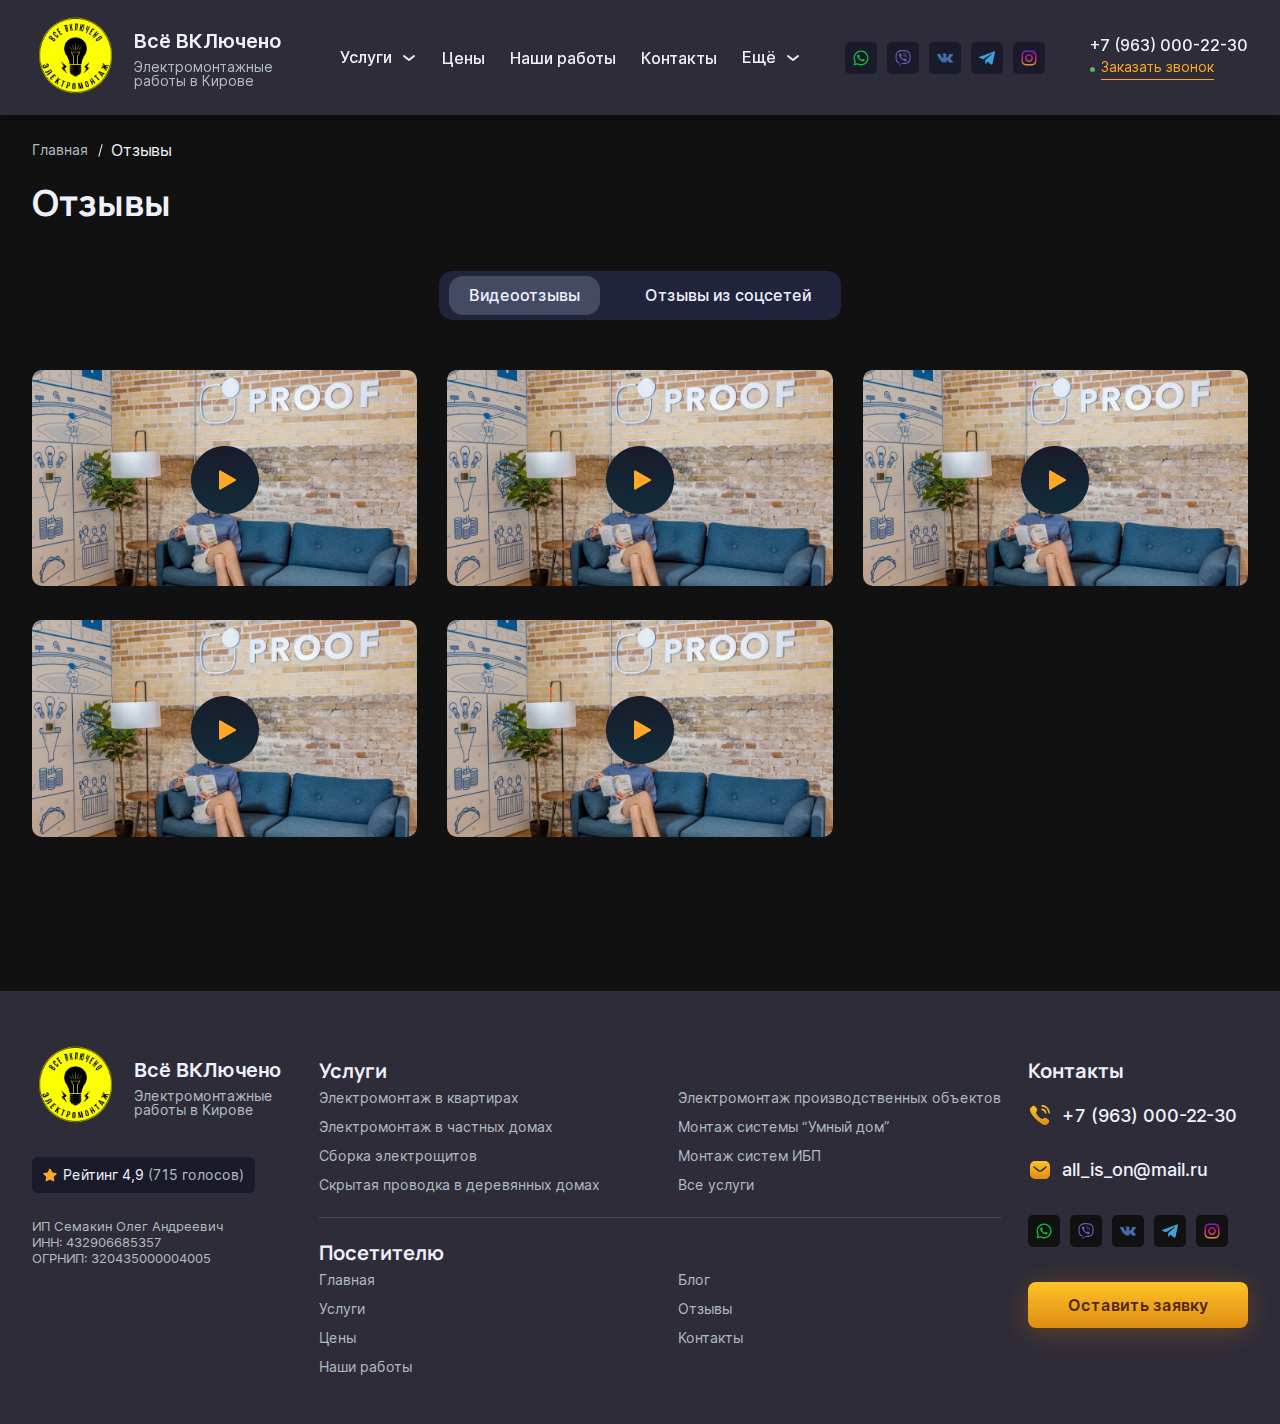
<file: reviews.html>
<!doctype html>
<html lang="en">
<head>
	<meta charset="UTF-8">
	<!-- <base href="/"> -->
	<title>startHtml by Vyatka-it</title>
	<meta name="viewport" content="width=device-width, user-scalable=no, initial-scale=1.0, maximum-scale=1.0, minimum-scale=1.0">
	<meta http-equiv="X-UA-Compatible" content="ie=edge">
	<link rel="preconnect" href="https://fonts.googleapis.com">
	<link rel="preconnect" href="https://fonts.gstatic.com" crossorigin>
	<link href="https://fonts.googleapis.com/css2?family=Inter:wght@400;500;600&family=Manrope:wght@400;600;700&display=swap" rel="stylesheet">
	<link rel="icon" type="image/svg+xml" sizes="any" href="assets/images/favicon.png">
	<link rel="stylesheet" href="assets/app.min.css">
</head>
<body>
	<nav class="fix-header">
		<div class="wrap fix-header__wrap">
			<div class="fix-header__logo-container">
				<a class="fix-header__link" href="index.html">
					<picture>
						<source srcset="assets/images/header/logo-desctop.svg" media="(min-width: 768px)"  >
						<img class="fix-header__logo" src="assets/images/header/logo-mobile.svg" alt="My image" width="47" height="47">
					</picture>   
					<div class="fix-header__logo-contenst">
						<p class="fix-header__logo-title">Всё ВКЛючено</p>
						<p class="fix-header__logo-text">Электромонтажные <br> работы в Кирове</p>
					</div>					
				</a>
			</div>
			<div class="fix-header__box-button">
				<button class="fix-header__button" type="button">Меню</button>
				<div class="fix-header__menu-wrap">
					<div class="fix-header__menu-box">
						<h2 class="fix-header__title">Услуги</h2>
						<ul class="fix-header__menu-list">
							<li class="fix-header__menu-item">
								<a class="fix-header__menu-link" href="#">Электромонтаж в квартирах</a>
							</li>
							<li class="fix-header__menu-item">
								<a class="fix-header__menu-link" href="#">Электромонтаж производственных объектов</a>
							</li>
							<li class="fix-header__menu-item">
								<a class="fix-header__menu-link" href="#">Электромонтаж в частных домах</a>
							</li>
							<li class="fix-header__menu-item">
								<a class="fix-header__menu-link" href="#">Монтаж системы “Умный дом”</a>
							</li>
							<li class="fix-header__menu-item">
								<a class="fix-header__menu-link" href="#">Сборка электрощитов</a>
							</li>
							<li class="fix-header__menu-item">
								<a class="fix-header__menu-link" href="#">Монтаж систем ИБП</a>
							</li>
							<li class="fix-header__menu-item">
								<a class="fix-header__menu-link" href="#">Скрытая проводка в деревянных домах</a>
							</li>
							<li class="fix-header__menu-item">
								<a class="fix-header__menu-link" href="#">Монтаж систем ИБП</a>
							</li>
							<li class="fix-header__menu-item">
								<a class="fix-header__menu-link" href="#">Скрытая проводка в деревянных домах</a>
							</li>
							<li class="fix-header__menu-item">
								<a class="fix-header__menu-link" href="#">Скрытая проводка в деревянных домах</a>
							</li>
						</ul>
						<h2 class="fix-header__title">Посетителю</h2>
						<ul class="fix-header__menu-list">
							<li class="fix-header__menu-item">
								<a class="fix-header__menu-link" href="#">Главная</a>
							</li>
							<li class="fix-header__menu-item">
								<a class="fix-header__menu-link" href="#">Блог</a>
							</li>
							<li class="fix-header__menu-item">
								<a class="fix-header__menu-link" href="#">Услуги</a>
							</li>
							<li class="fix-header__menu-item">
								<a class="fix-header__menu-link" href="#">Отзывы</a>
							</li>
							<li class="fix-header__menu-item">
								<a class="fix-header__menu-link" href="#">Цены</a>
							</li>
							<li class="fix-header__menu-item">
								<a class="fix-header__menu-link" href="#">Контакты</a>
							</li>
							<li class="fix-header__menu-item">
								<a class="fix-header__menu-link" href="#">Наши работы</a>
							</li>
						</ul>
					</div>
				</div>
			</div>
			<ul class="fix-header__list">
				<li class="fix-header__item">
					<button class="fix-header__item-button" type="button" data-modal="request">Расчёт</button>
				</li>
				<li class="fix-header__item">
					<button class="fix-header__item-button" type="button" data-modal="measurement">Замер</button>
				</li>
				<li class="fix-header__item">
					<button class="fix-header__item-button" type="button" data-modal="consultation">Консультация</button>
				</li>
			</ul>
			<div class="fix-header__contact">
				<a class="fix-header__contact-tel" href="tel:+79630002230">+7 (963) 000-22-30</a>
				<button class="fix-header__button-call" data-modal="callback" type="button">Заказать звонок</button>
			</div>
		</div>

	</nav>
	<header class="header">	
		<div class="header__wrap wrap">
			<div class="header__logo-container">
				<a href="index.html">
					<picture>
						<source srcset="assets/images/header/logo-desctop.svg" media="(min-width: 768px)"  >
						<img class="header__logo" src="assets/images/header/logo-mobile.svg" alt="My image" width="47" height="47">
					</picture>   
					<div class="header__logo-contenst">
						<p class="header__logo-title">Всё ВКЛючено</p>
						<p class="header__logo-text">Электромонтажные <br> работы в Кирове</p>
					</div>					
				</a>
			</div>
			<div class="header__content">
				<ul class="header__list-navigation">
					<li class="header__item-navigation">
						<a class="header__item-navigation-link header__item-service" href="service.html">Услуги</a>
						<div class="header__service">
							<ul class="header__list-services"> 
								<li class="navigation__item-service"><a href="open-service.html">Электромонтаж в квартирах</a></li>
								<li class="navigation__item-service"><a href="page-service.html">Электромонтаж в частных домах</a></li>
								<li class="navigation__item-service"><a href="open-service.html">Сборка электрощитов</a></li>
								<li class="navigation__item-service"><a href="open-service.html">Скрытая проводка в деревянных домах</a></li>
								<li class="navigation__item-service"><a href="open-service.html">Скрытая проводка в деревянных домах</a></li>
								<li class="navigation__item-service"><a href="open-service.html">Скрытая проводка в деревянных домах</a></li>
								<li class="navigation__item-service"><a href="open-service.html">Электромонтаж производственных объектов</a></li>
								<li class="navigation__item-service"><a href="open-service.html">Монтаж системы “Умный дом”</a></li>
								<li class="navigation__item-service"><a href="open-service.html">Монтаж систем ИБП</a></li>
								<li class="navigation__item-service"><a href="open-service.html">Монтаж систем ИБП</a></li>
							</ul>	
						</div>
					</li>
					<li class="header__item-navigation"><a class="header__item-navigation-link" href="price.html">Цены</a></li>
					<li class="header__item-navigation"><a class="header__item-navigation-link" href="our-works.html">Наши работы</a></li>
					<li class="header__item-navigation"><a class="header__item-navigation-link" href="contact.html">Контакты</a></li>
					<li class="header__item-navigation">
						<a class="header__item-navigation-link header__item-service" href="#">Ещё</a>
						<div class="header__service">
							<ul class="header__list-services"> 
								<li class="navigation__item-service"><a href="reviews.html">Отзывы</a></li>
								<li class="navigation__item-service"><a href="blog.html">Блог</a></li>
							</ul>	
						</div>
					</li>
				</ul>
				<ul class="header__list-social">
					<li class="header__item-social">
						<a class="header__item-link whatsapp" href="">
							<svg width="32" height="32" fill="none" xmlns="http://www.w3.org/2000/svg"><rect width="32" height="32" rx="5" fill="#191B2A"/><path d="M21.334 10.69c-1.39-1.42-3.31-2.19-5.273-2.19-4.169 0-7.52 3.365-7.48 7.46 0 1.297.369 2.553.982 3.689L8.5 23.5l3.965-1.014a7.345 7.345 0 0 0 3.555.892c4.128 0 7.48-3.364 7.48-7.46a7.327 7.327 0 0 0-2.166-5.229ZM16.06 22.121c-1.103 0-2.207-.284-3.147-.852l-.245-.121-2.37.608.612-2.311-.163-.243c-1.798-2.879-.94-6.69 2.003-8.473 2.943-1.784 6.743-.933 8.542 1.986 1.798 2.92.94 6.69-2.003 8.473a5.995 5.995 0 0 1-3.229.933Zm3.597-4.5-.45-.203s-.653-.284-1.062-.487c-.041 0-.082-.04-.123-.04a.593.593 0 0 0-.286.081s-.04.04-.613.69a.225.225 0 0 1-.204.12h-.041a.311.311 0 0 1-.164-.08l-.204-.081c-.45-.203-.858-.446-1.185-.77-.082-.082-.205-.163-.287-.244-.286-.284-.572-.608-.776-.973l-.04-.08c-.042-.041-.042-.082-.083-.163 0-.081 0-.162.041-.203 0 0 .164-.203.286-.324.082-.081.123-.203.205-.284.081-.121.122-.284.081-.405-.04-.203-.53-1.298-.653-1.54a.473.473 0 0 0-.287-.204h-.449c-.082 0-.164.041-.246.041l-.04.04c-.082.041-.164.122-.246.163-.081.08-.122.162-.204.243-.286.365-.45.81-.45 1.257 0 .324.082.648.205.932l.04.122c.369.77.859 1.46 1.513 2.067l.164.162c.122.122.245.203.326.325a7.324 7.324 0 0 0 2.943 1.54c.123.04.286.04.409.081h.409c.204 0 .45-.08.613-.162.122-.08.204-.08.286-.162l.082-.081c.081-.081.163-.122.245-.203a1.05 1.05 0 0 0 .204-.243c.082-.162.123-.365.164-.567v-.284s-.041-.04-.123-.081Z" fill="#0DC143"/></svg>
						</a>
					</li>
					<li class="header__item-social">
						<a class="header__item-link viber" href="">
							<svg width="32" height="32" fill="none" xmlns="http://www.w3.org/2000/svg"><rect width="32" height="32" rx="5" fill="#191B2A"/><path d="M21.967 9.561c-.397-.365-2.004-1.533-5.586-1.55 0 0-4.223-.255-6.28 1.633-1.147 1.146-1.55 2.82-1.592 4.901-.042 2.078-.096 5.974 3.66 7.03h.002l-.003 1.61s-.022.653.407.785c.518.16.825-.337 1.322-.871.272-.295.646-.724.931-1.053 2.568.214 4.543-.279 4.767-.352.518-.17 3.454-.545 3.93-4.44.494-4.008-.24-6.547-1.558-7.693Zm.435 7.41c-.403 3.253-2.782 3.458-3.22 3.599-.186.06-1.92.493-4.104.349 0 0-1.626 1.962-2.132 2.471-.08.08-.173.112-.234.096-.086-.022-.112-.125-.109-.275 0-.218.013-2.68.013-2.68-.003 0-.003 0 0 0-3.179-.88-2.993-4.196-2.958-5.931.036-1.735.362-3.16 1.332-4.117 1.738-1.575 5.327-1.341 5.327-1.341 3.028.012 4.478.925 4.814 1.229 1.117.96 1.687 3.25 1.271 6.6Z" fill="#675DA9"/><path d="M17.857 14.66a.203.203 0 0 1-.202-.192c-.035-.688-.359-1.024-1.018-1.06a.204.204 0 0 1 .022-.406c.871.048 1.358.548 1.402 1.444a.2.2 0 0 1-.192.211c-.006.004-.01.004-.012.004Z" fill="#675DA9"/><path d="M18.894 15.006h-.003a.204.204 0 0 1-.199-.208c.016-.691-.182-1.251-.605-1.712-.42-.461-.999-.711-1.764-.766a.201.201 0 0 1-.186-.217.201.201 0 0 1 .218-.186c.864.064 1.546.365 2.033.896.49.535.727 1.204.71 1.995a.205.205 0 0 1-.204.198Z" fill="#675DA9"/><path d="M19.956 15.422a.2.2 0 0 1-.201-.201c-.01-1.24-.365-2.184-1.089-2.891-.713-.698-1.62-1.053-2.685-1.063a.204.204 0 0 1 0-.406c1.175.01 2.173.403 2.964 1.178.794.774 1.2 1.844 1.213 3.175a.2.2 0 0 1-.202.208c.004 0 .004 0 0 0Zm-3.271 1.745s.285.026.439-.163l.297-.375c.144-.186.493-.304.832-.115.19.106.532.317.743.474.227.166.688.55.692.553.22.186.272.458.121.75v.006a3.124 3.124 0 0 1-.62.765c-.004 0-.004.003-.007.003-.215.18-.426.282-.63.304-.026.007-.055.007-.094.007a.872.872 0 0 1-.268-.042l-.007-.01c-.32-.09-.852-.313-1.735-.803a10.31 10.31 0 0 1-1.46-.963 7.479 7.479 0 0 1-.678-.605l-.023-.023-.022-.022-.023-.023a8.04 8.04 0 0 1-.582-.656 10.128 10.128 0 0 1-.964-1.46c-.49-.886-.714-1.418-.803-1.735l-.01-.006a.87.87 0 0 1-.041-.269c0-.039 0-.067.006-.093.025-.208.128-.416.304-.63 0-.004.003-.004.003-.007.237-.262.493-.467.765-.62h.007c.288-.151.56-.1.749.12 0 0 .387.465.554.692.156.215.368.554.473.743.19.34.07.688-.115.832l-.374.298c-.19.154-.164.438-.164.438s.554 2.107 2.635 2.635Z" fill="#675DA9"/></svg>
						</a>
					</li>
					<li class=" header__item-social">
						<a class="header__item-link vk" href="">
							<svg width="32" height="32" fill="none" xmlns="http://www.w3.org/2000/svg"><rect width="32" height="32" rx="5" fill="#191B2A"/><path d="M23.915 19.757a1.08 1.08 0 0 0-.054-.104c-.278-.501-.808-1.116-1.591-1.844l-.017-.017-.008-.008-.008-.009h-.009a9.828 9.828 0 0 1-.675-.684c-.172-.222-.21-.448-.116-.676.066-.172.316-.536.75-1.093.227-.294.408-.53.54-.709.962-1.28 1.378-2.097 1.25-2.453l-.05-.083c-.032-.05-.119-.096-.257-.138a1.31 1.31 0 0 0-.534-.02l-2.399.016a.31.31 0 0 0-.166.004l-.109.025-.041.021-.034.025a.37.37 0 0 0-.091.088.573.573 0 0 0-.083.146 13.638 13.638 0 0 1-.892 1.877 17.82 17.82 0 0 1-.566.897c-.172.253-.317.44-.433.56a3.122 3.122 0 0 1-.317.287c-.095.072-.167.103-.217.092a6.325 6.325 0 0 1-.141-.034.554.554 0 0 1-.188-.204.916.916 0 0 1-.096-.325 3.586 3.586 0 0 1-.029-.338 7.09 7.09 0 0 1 .005-.401c.005-.172.008-.29.008-.35 0-.212.004-.441.012-.689l.021-.588c.006-.145.008-.298.008-.459 0-.161-.01-.288-.029-.38a1.305 1.305 0 0 0-.087-.267.448.448 0 0 0-.17-.2.96.96 0 0 0-.28-.112 5.535 5.535 0 0 0-1.124-.109c-1.034-.01-1.697.056-1.992.2a1.122 1.122 0 0 0-.316.25c-.1.123-.114.19-.042.2.333.05.57.17.708.36l.05.1c.04.072.078.2.117.384.039.183.064.386.075.609a6.44 6.44 0 0 1 0 1.043c-.028.289-.054.514-.08.675a1.354 1.354 0 0 1-.212.576.145.145 0 0 1-.041.042.624.624 0 0 1-.225.042c-.078 0-.172-.04-.284-.117a2.003 2.003 0 0 1-.345-.322 4.294 4.294 0 0 1-.404-.571 9.962 9.962 0 0 1-.467-.868l-.133-.242a20.84 20.84 0 0 1-.341-.68 13.122 13.122 0 0 1-.384-.863.55.55 0 0 0-.2-.267l-.041-.025a.878.878 0 0 0-.325-.125l-2.283.016c-.233 0-.391.053-.475.159l-.033.05A.27.27 0 0 0 8 12.26c0 .061.017.136.05.226.333.784.696 1.54 1.087 2.269.392.728.732 1.315 1.02 1.76.29.445.584.865.884 1.26.3.395.498.648.595.76.097.11.174.194.23.25l.208.2c.133.133.329.293.587.48.258.186.544.37.858.55.314.181.679.328 1.095.442.417.115.822.16 1.217.138h.958c.194-.017.341-.078.441-.183l.033-.042a.554.554 0 0 0 .063-.154.832.832 0 0 0 .029-.23 2.75 2.75 0 0 1 .054-.646 1.71 1.71 0 0 1 .142-.434 1.066 1.066 0 0 1 .32-.367.543.543 0 0 1 .067-.03c.133-.044.29 0 .471.13.18.13.35.292.508.484.159.192.349.407.57.646.223.24.417.418.584.535l.166.1c.112.067.256.128.434.183.177.056.333.07.466.042l2.133-.033c.21 0 .375-.035.491-.105.117-.07.186-.146.209-.23a.646.646 0 0 0 .004-.283 1.06 1.06 0 0 0-.059-.221Z" fill="#436EAB"/></svg>
						</a>
					</li>
					<li class="header__item-social">
						<a class="header__item-link telegram" href="">
							<svg width="32" height="32" fill="none" xmlns="http://www.w3.org/2000/svg"><rect width="32" height="32" rx="5" fill="#191B2A"/><g clip-path="url(#a)"><path d="m14.278 18.12-.265 3.723c.379 0 .543-.162.74-.358l1.775-1.696 3.678 2.694c.675.376 1.15.178 1.332-.621l2.415-11.315c.215-.998-.36-1.388-1.017-1.143L8.743 14.838c-.97.376-.954.916-.165 1.16l3.629 1.13 8.428-5.275c.397-.262.757-.117.46.146l-6.817 6.122Z" fill="#419FD9"/></g><defs><clipPath id="a"><path fill="#fff" transform="translate(8 8)" d="M0 0h16v16H0z"/></clipPath></defs></svg>
						</a>
					</li>
					<li class="header__item-social">
						<a class="header__item-link insagram" href="">
							<svg width="32" height="32" viewBox="0 0 32 32" fill="none" xmlns="http://www.w3.org/2000/svg">
								<rect width="32" height="32" rx="5" fill="#191B2A"/>
								<path d="M19.0314 8.5H12.9686C10.5046 8.5 8.5 10.5046 8.5 12.9686V19.0314C8.5 21.4954 10.5046 23.5 12.9686 23.5H19.0314C21.4954 23.5 23.5 21.4954 23.5 19.0314V12.9686C23.5 10.5046 21.4954 8.5 19.0314 8.5ZM21.991 19.0314C21.991 20.6659 20.6659 21.991 19.0314 21.991H12.9686C11.3341 21.991 10.009 20.6659 10.009 19.0314V12.9686C10.009 11.334 11.3341 10.009 12.9686 10.009H19.0314C20.6659 10.009 21.991 11.334 21.991 12.9686V19.0314Z" fill="url(#paint0_linear_499:6110)"/>
								<path d="M16 12C13.7944 12 12 13.7944 12 16C12 18.2056 13.7944 20 16 20C18.2056 20 20 18.2056 20 16C20 13.7944 18.2056 12 16 12ZM16 18.4442C14.6501 18.4442 13.5559 17.3499 13.5559 16C13.5559 14.6501 14.6502 13.5559 16 13.5559C17.3499 13.5559 18.4441 14.6501 18.4441 16C18.4441 17.3499 17.3498 18.4442 16 18.4442Z" fill="url(#paint1_linear_499:6110)"/>
								<path d="M20.25 12.5C20.6642 12.5 21 12.1642 21 11.75C21 11.3358 20.6642 11 20.25 11C19.8358 11 19.5 11.3358 19.5 11.75C19.5 12.1642 19.8358 12.5 20.25 12.5Z" fill="url(#paint2_linear_499:6110)"/>
								<defs>
								<linearGradient id="paint0_linear_499:6110" x1="16" y1="23.4563" x2="16" y2="8.61651" gradientUnits="userSpaceOnUse">
								<stop stop-color="#E09B3D"/>
								<stop offset="0.3" stop-color="#C74C4D"/>
								<stop offset="0.6" stop-color="#C21975"/>
								<stop offset="1" stop-color="#7024C4"/>
								</linearGradient>
								<linearGradient id="paint1_linear_499:6110" x1="16" y1="23.6879" x2="16" y2="8.38723" gradientUnits="userSpaceOnUse">
								<stop stop-color="#E09B3D"/>
								<stop offset="0.3" stop-color="#C74C4D"/>
								<stop offset="0.6" stop-color="#C21975"/>
								<stop offset="1" stop-color="#7024C4"/>
								</linearGradient>
								<linearGradient id="paint2_linear_499:6110" x1="20.25" y1="20.8721" x2="20.25" y2="8.89956" gradientUnits="userSpaceOnUse">
								<stop stop-color="#E09B3D"/>
								<stop offset="0.3" stop-color="#C74C4D"/>
								<stop offset="0.6" stop-color="#C21975"/>
								<stop offset="1" stop-color="#7024C4"/>
								</linearGradient>
								</defs>
								</svg>
								
						</a>
					</li>
				</ul>
				<div class="header__contact">
					<a class="header__contact-tel" href="tel:+79630002230">+7 (963) 000-22-30</a>
					<button class="header__button-call" data-modal="callback" type="button">Заказать звонок</button>
				</div>
			</div>
			<a class="header__tel-mobile" href="tel:"></a>
			<button class="header__button-nav" type="button"></button>
			<div class="header__nav-mobile">
				<h2 class="header__nav-title">Меню</h2>
				<ul class="header__list-mobile">
					<li class="header__item-mobile header__item-mobile-servise">
						<div class="header__item-mobile-box">
							<a href="service.html">Услуги</a><span class="open-nav"></span>
						</div>
							<ul class="header__nav-list">
								<li class="header__nav-item"><a href="open-service.html">Электромонтаж в квартирах</a></li>
								<li class="header__nav-item"><a href="page-service.html">Электромонтаж в квартирах</a></li>
								<li class="header__nav-item"><a href="open-service.html">Электромонтаж в квартирах</a></li>
								<li class="header__nav-item"><a href="page-service.html">Электромонтаж в квартирах</a></li>
								<li class="header__nav-item"><a href="open-service.html">Электромонтаж в квартирах</a></li>
							</ul>
					</li>
					<li class="header__item-mobile"><a href="price.html">Цены</a></li>
					<li class="header__item-mobile"><a href="our-works.html">Наши работы</a></li>
					<li class="header__item-mobile"><a href="contact.html">Контакты</a></li>
					<li class="header__item-mobile"><a href="blog.html">Блог команды</a></li>
					<li class="header__item-mobile"><a href="reviews.html">Отзывы</a></li>
				</ul>
				<ul class="header__list-social-mobile">
					<li class="header__item-social-mobile">
						<a class="whatsapp" href="#">
							<svg width="32" height="32" viewBox="0 0 32 32" fill="none" xmlns="http://www.w3.org/2000/svg">
								<rect width="32" height="32" rx="5" fill="#111111"/>
								<path d="M21.3338 10.6892C19.9441 9.27027 18.0232 8.5 16.0613 8.5C11.8924 8.5 8.54087 11.8649 8.58174 15.9595C8.58174 17.2568 8.94959 18.5135 9.56267 19.6486L8.5 23.5L12.4646 22.4865C13.5681 23.0946 14.7943 23.3784 16.0204 23.3784C20.1485 23.3784 23.5 20.0135 23.5 15.9189C23.5 13.9324 22.7234 12.0676 21.3338 10.6892ZM16.0613 22.1216C14.9578 22.1216 13.8542 21.8378 12.9142 21.2703L12.6689 21.1486L10.2984 21.7568L10.9114 19.4459L10.748 19.2027C8.94959 16.3243 9.8079 12.5135 12.7507 10.7297C15.6935 8.94595 19.4945 9.7973 21.2929 12.7162C23.0913 15.6351 22.233 19.4054 19.2902 21.1892C18.3501 21.7973 17.2057 22.1216 16.0613 22.1216ZM19.658 17.6216L19.2084 17.4189C19.2084 17.4189 18.5545 17.1351 18.1458 16.9324C18.1049 16.9324 18.064 16.8919 18.0232 16.8919C17.9005 16.8919 17.8188 16.9324 17.7371 16.973C17.7371 16.973 17.6962 17.0135 17.124 17.6622C17.0831 17.7432 17.0014 17.7838 16.9196 17.7838H16.8787C16.8379 17.7838 16.7561 17.7432 16.7153 17.7027L16.5109 17.6216C16.0613 17.4189 15.6526 17.1757 15.3256 16.8514C15.2439 16.7703 15.1213 16.6892 15.0395 16.6081C14.7534 16.3243 14.4673 16 14.2629 15.6351L14.2221 15.5541C14.1812 15.5135 14.1812 15.473 14.1403 15.3919C14.1403 15.3108 14.1403 15.2297 14.1812 15.1892C14.1812 15.1892 14.3447 14.9865 14.4673 14.8649C14.549 14.7838 14.5899 14.6622 14.6717 14.5811C14.7534 14.4595 14.7943 14.2973 14.7534 14.1757C14.7125 13.973 14.2221 12.8784 14.0995 12.6351C14.0177 12.5135 13.936 12.473 13.8134 12.4324H13.6907C13.609 12.4324 13.4864 12.4324 13.3638 12.4324C13.282 12.4324 13.2003 12.473 13.1185 12.473L13.0777 12.5135C12.9959 12.5541 12.9142 12.6351 12.8324 12.6757C12.7507 12.7568 12.7098 12.8378 12.6281 12.9189C12.342 13.2838 12.1785 13.7297 12.1785 14.1757C12.1785 14.5 12.2602 14.8243 12.3828 15.1081L12.4237 15.2297C12.7916 16 13.282 16.6892 13.936 17.2973L14.0995 17.4595C14.2221 17.5811 14.3447 17.6622 14.4264 17.7838C15.2847 18.5135 16.2657 19.0405 17.3692 19.3243C17.4918 19.3649 17.6553 19.3649 17.7779 19.4054C17.9005 19.4054 18.064 19.4054 18.1866 19.4054C18.391 19.4054 18.6362 19.3243 18.7997 19.2432C18.9223 19.1622 19.0041 19.1622 19.0858 19.0811L19.1676 19C19.2493 18.9189 19.3311 18.8784 19.4128 18.7973C19.4946 18.7162 19.5763 18.6351 19.6172 18.5541C19.6989 18.3919 19.7398 18.1892 19.7807 17.9865C19.7807 17.9054 19.7807 17.7838 19.7807 17.7027C19.7807 17.7027 19.7398 17.6622 19.658 17.6216Z" fill="#0DC143"/>
							</svg>	
						</a>
					</li>
					<li class="header__item-social-mobile">
						<a class="viber" href="#">
							<svg width="32" height="32" viewBox="0 0 32 32" fill="none" xmlns="http://www.w3.org/2000/svg">
								<rect width="32" height="32" rx="5" fill="#111111"/>
								<path d="M21.9668 9.56102C21.5699 9.19609 19.9629 8.02766 16.3808 8.01166C16.3808 8.01166 12.1585 7.75556 10.1001 9.64425C8.95408 10.7903 8.55073 12.4645 8.50912 14.5452C8.4675 16.6228 8.41308 20.5186 12.1681 21.575H12.1713L12.1681 23.1852C12.1681 23.1852 12.1456 23.8382 12.5746 23.9695C13.0932 24.1295 13.4005 23.6334 13.8967 23.0988C14.1688 22.8043 14.5433 22.3753 14.8282 22.0456C17.3956 22.2601 19.3707 21.7671 19.5948 21.6935C20.1134 21.5238 23.0488 21.1493 23.5258 17.2534C24.0188 13.2456 23.2857 10.707 21.9668 9.56102ZM22.4022 16.9717C21.9988 20.2241 19.6204 20.429 19.1818 20.5698C18.9962 20.6307 17.2611 21.0628 15.0779 20.9188C15.0779 20.9188 13.4517 22.8811 12.9459 23.3901C12.8659 23.4701 12.7731 23.5021 12.7123 23.4861C12.6258 23.4637 12.6002 23.3613 12.6034 23.2108C12.6034 22.9931 12.6162 20.5314 12.6162 20.5314C12.613 20.5314 12.613 20.5314 12.6162 20.5314C9.43746 19.6511 9.62312 16.3347 9.65834 14.5997C9.69355 12.8646 10.0201 11.4401 10.99 10.483C12.7283 8.90798 16.3168 9.14167 16.3168 9.14167C19.3451 9.15447 20.7952 10.0668 21.1313 10.3709C22.2485 11.3313 22.8183 13.6201 22.4022 16.9717Z" fill="#675DA9"/>
								<path d="M17.8565 14.6605C17.7509 14.6605 17.6613 14.5773 17.6549 14.4684C17.6197 13.7802 17.2963 13.444 16.6369 13.4088C16.5249 13.4024 16.4384 13.3064 16.4448 13.1944C16.4512 13.0823 16.5473 12.9959 16.6593 13.0023C17.53 13.0503 18.0166 13.5497 18.0614 14.446C18.0678 14.5581 17.9814 14.6541 17.8694 14.6573C17.863 14.6605 17.8597 14.6605 17.8565 14.6605Z" fill="#675DA9"/>
								<path d="M18.8937 15.0063H18.8905C18.7785 15.0031 18.6888 14.9103 18.692 14.7982C18.708 14.1068 18.5096 13.5466 18.087 13.0856C17.6677 12.6246 17.0883 12.3749 16.3232 12.3205C16.2111 12.3109 16.1279 12.2149 16.1375 12.1028C16.1471 11.9908 16.2431 11.9076 16.3552 11.9172C17.2195 11.9812 17.9014 12.2821 18.3879 12.8135C18.8777 13.3481 19.1146 14.0171 19.0986 14.8078C19.0954 14.9199 19.0026 15.0063 18.8937 15.0063Z" fill="#675DA9"/>
								<path d="M19.9565 15.4223C19.8445 15.4223 19.7548 15.3327 19.7548 15.2207C19.7452 13.9818 19.3899 13.0375 18.6664 12.33C17.9526 11.6322 17.0466 11.2768 15.9806 11.2672C15.8686 11.2672 15.779 11.1744 15.779 11.0624C15.779 10.9503 15.8718 10.8607 15.9806 10.8607C17.1555 10.8703 18.1542 11.264 18.9449 12.0387C19.7388 12.8134 20.1454 13.8826 20.1582 15.2143C20.1614 15.3295 20.0717 15.4223 19.9565 15.4223C19.9597 15.4223 19.9597 15.4223 19.9565 15.4223Z" fill="#675DA9"/>
								<path d="M16.6849 17.167C16.6849 17.167 16.9698 17.1926 17.1235 17.0037L17.4212 16.6292C17.5652 16.4435 17.9142 16.3251 18.2535 16.5139C18.4424 16.6196 18.7849 16.8308 18.9962 16.9877C19.2234 17.1542 19.6844 17.5383 19.6876 17.5415C19.9085 17.7272 19.9597 17.9993 19.8093 18.2906C19.8093 18.2906 19.8093 18.2938 19.8093 18.297C19.6556 18.5691 19.4475 18.8252 19.1882 19.0621C19.185 19.0621 19.185 19.0653 19.1818 19.0653C18.9673 19.2445 18.7561 19.347 18.5512 19.3694C18.5256 19.3758 18.4968 19.3758 18.4584 19.3758C18.3687 19.3758 18.2791 19.363 18.1895 19.3342L18.1831 19.3246C17.8629 19.2349 17.3315 19.0108 16.448 18.5211C15.8718 18.2041 15.3948 17.8808 14.9883 17.5575C14.7738 17.3878 14.5561 17.199 14.332 16.9749C14.3256 16.9685 14.316 16.9589 14.3096 16.9525C14.3032 16.9461 14.2936 16.9365 14.2872 16.9301C14.2808 16.9237 14.2712 16.9141 14.2648 16.9077C14.2584 16.9013 14.2488 16.8917 14.2424 16.8853C14.0215 16.6612 13.8295 16.4435 13.6598 16.229C13.3365 15.8257 13.0132 15.3455 12.6962 14.7693C12.2065 13.8826 11.9824 13.3512 11.8928 13.0343L11.8832 13.0279C11.8543 12.9382 11.8415 12.8486 11.8415 12.759C11.8415 12.7205 11.8415 12.6917 11.8479 12.6661C11.8735 12.458 11.976 12.25 12.1521 12.0355C12.1521 12.0323 12.1553 12.0323 12.1553 12.0291C12.3921 11.7666 12.6482 11.5617 12.9203 11.4081C12.9203 11.4081 12.9235 11.4081 12.9267 11.4081C13.2148 11.2576 13.4869 11.3088 13.6758 11.5297C13.6758 11.5297 14.0631 11.9939 14.2296 12.2212C14.3865 12.4356 14.5977 12.775 14.7034 12.9638C14.8923 13.3032 14.7738 13.6521 14.5881 13.7961L14.2136 14.0938C14.0247 14.2475 14.0503 14.5324 14.0503 14.5324C14.0503 14.5324 14.6041 16.6388 16.6849 17.167Z" fill="#675DA9"/>
							</svg>	
						</a>
					</li>
					<li class="header__item-social-mobile">
						<a class="vk" href="#">
							<svg width="32" height="32" viewBox="0 0 32 32" fill="none" xmlns="http://www.w3.org/2000/svg">
								<rect width="32" height="32" rx="5" fill="#111111"/>
								<path d="M23.9151 19.757C23.8958 19.7152 23.8777 19.6805 23.8609 19.6527C23.5833 19.152 23.0528 18.5373 22.2698 17.8087L22.2533 17.792L22.245 17.7838L22.2366 17.7754H22.2282C21.8728 17.4361 21.6478 17.208 21.5535 17.0911C21.3811 16.8686 21.3424 16.6434 21.4367 16.4152C21.5033 16.2428 21.7534 15.8787 22.1864 15.3224C22.4142 15.0275 22.5946 14.7912 22.7279 14.6132C23.6887 13.3338 24.1053 12.5163 23.9775 12.1602L23.9279 12.077C23.8945 12.0269 23.8084 11.9811 23.6698 11.9393C23.5308 11.8976 23.3531 11.8907 23.1364 11.9185L20.7373 11.9351C20.6985 11.9213 20.643 11.9226 20.5707 11.9393C20.4984 11.956 20.4623 11.9644 20.4623 11.9644L20.4206 11.9853L20.3874 12.0104C20.3596 12.027 20.3291 12.0562 20.2957 12.098C20.2626 12.1395 20.2348 12.1883 20.2126 12.244C19.9514 12.917 19.6545 13.5427 19.3212 14.1212C19.1157 14.4661 18.9269 14.765 18.7546 15.0181C18.5825 15.2712 18.4381 15.4576 18.3215 15.5771C18.2048 15.6967 18.0995 15.7925 18.0049 15.8649C17.9104 15.9373 17.8383 15.9679 17.7884 15.9567C17.7384 15.9455 17.6913 15.9344 17.6466 15.9233C17.5689 15.8732 17.5064 15.8051 17.4593 15.7189C17.412 15.6327 17.3801 15.5242 17.3635 15.3935C17.3469 15.2627 17.3371 15.1501 17.3343 15.0555C17.3317 14.9611 17.3329 14.8274 17.3385 14.655C17.3443 14.4825 17.3469 14.3658 17.3469 14.3046C17.3469 14.0932 17.351 13.8638 17.3593 13.6162C17.3677 13.3687 17.3745 13.1726 17.3802 13.0281C17.3858 12.8835 17.3884 12.7305 17.3884 12.5692C17.3884 12.4079 17.3786 12.2814 17.3593 12.1895C17.3401 12.0978 17.3107 12.0088 17.272 11.9225C17.2331 11.8363 17.1761 11.7696 17.1012 11.7223C17.0263 11.675 16.9331 11.6375 16.8222 11.6096C16.5278 11.5429 16.153 11.5068 15.6975 11.5012C14.6645 11.4901 14.0008 11.5569 13.7065 11.7015C13.5899 11.7626 13.4843 11.8461 13.39 11.9517C13.29 12.0741 13.276 12.1409 13.3482 12.1519C13.6815 12.2019 13.9174 12.3215 14.0563 12.5106L14.1063 12.6109C14.1452 12.6831 14.1841 12.8111 14.223 12.9947C14.2618 13.1782 14.2869 13.3812 14.2979 13.6036C14.3256 14.0097 14.3256 14.3573 14.2979 14.6465C14.2701 14.9358 14.2438 15.1611 14.2188 15.3224C14.1937 15.4837 14.1563 15.6144 14.1063 15.7145C14.0563 15.8146 14.023 15.8758 14.0063 15.898C13.9896 15.9202 13.9757 15.9342 13.9647 15.9397C13.8925 15.9674 13.8174 15.9815 13.7397 15.9815C13.6619 15.9815 13.5676 15.9426 13.4565 15.8646C13.3455 15.7867 13.2303 15.6797 13.1108 15.5434C12.9914 15.4071 12.8567 15.2166 12.7067 14.9719C12.5568 14.7272 12.4013 14.4379 12.2403 14.1042L12.107 13.8622C12.0237 13.7065 11.9099 13.4798 11.7655 13.1823C11.621 12.8846 11.4933 12.5967 11.3823 12.3186C11.3379 12.2018 11.2712 12.1129 11.1824 12.0517L11.1407 12.0266C11.113 12.0044 11.0685 11.9808 11.0074 11.9556C10.9463 11.9305 10.8825 11.9125 10.8158 11.9015L8.53326 11.9181C8.30001 11.9181 8.14175 11.971 8.05841 12.0767L8.02506 12.1267C8.0084 12.1545 8 12.199 8 12.2602C8 12.3214 8.01666 12.3965 8.05001 12.4855C8.38322 13.2698 8.74558 14.0262 9.13709 14.7549C9.5286 15.4835 9.86882 16.0705 10.1575 16.5152C10.4463 16.9603 10.7407 17.3803 11.0406 17.7751C11.3405 18.17 11.539 18.4231 11.6362 18.5343C11.7334 18.6457 11.8098 18.729 11.8653 18.7846L12.0736 18.9848C12.2069 19.1184 12.4026 19.2783 12.6609 19.4646C12.9192 19.651 13.2052 19.8345 13.519 20.0154C13.8328 20.1961 14.1979 20.3435 14.6145 20.4575C15.031 20.5716 15.4364 20.6174 15.8307 20.5953H16.7887C16.983 20.5785 17.1302 20.5173 17.2303 20.4117L17.2634 20.3698C17.2857 20.3366 17.3066 20.2851 17.3259 20.2157C17.3453 20.1461 17.355 20.0695 17.355 19.9862C17.3493 19.7471 17.3675 19.5316 17.4091 19.3397C17.4506 19.1479 17.4979 19.0032 17.5508 18.9058C17.6037 18.8085 17.6634 18.7264 17.7299 18.6598C17.7965 18.5931 17.8439 18.5527 17.8717 18.5388C17.8994 18.5248 17.9215 18.5153 17.9382 18.5096C18.0714 18.4651 18.2283 18.5082 18.409 18.639C18.5895 18.7698 18.7588 18.9312 18.9172 19.123C19.0755 19.315 19.2657 19.5304 19.4878 19.7695C19.71 20.0087 19.9043 20.1866 20.0709 20.3035L20.2374 20.4037C20.3487 20.4705 20.4931 20.5317 20.6708 20.5873C20.8482 20.6428 21.0037 20.6568 21.1372 20.629L23.2697 20.5957C23.4807 20.5957 23.6448 20.5607 23.7612 20.4913C23.8779 20.4217 23.9472 20.3451 23.9695 20.2618C23.9918 20.1784 23.993 20.0838 23.9737 19.978C23.954 19.8725 23.9345 19.7987 23.9151 19.757Z" fill="#436EAB"/>
							</svg>
						</a>
					</li>
					<li class="header__item-social-mobile">
						<a class="telegram" href="#">
							<svg width="32" height="32" viewBox="0 0 32 32" fill="none" xmlns="http://www.w3.org/2000/svg">
								<rect width="32" height="32" rx="5" fill="#111111"/>
								<g clip-path="url(#clip0_440:7979)">
								<path d="M14.2781 18.1206L14.0135 21.8433C14.3921 21.8433 14.5561 21.6806 14.7528 21.4853L16.5281 19.7886L20.2068 22.4826C20.8815 22.8586 21.3568 22.6606 21.5388 21.8619L23.9535 10.5473L23.9541 10.5466C24.1681 9.54928 23.5935 9.15928 22.9361 9.40394L8.74279 14.8379C7.77412 15.2139 7.78879 15.7539 8.57812 15.9986L12.2068 17.1273L20.6355 11.8533C21.0321 11.5906 21.3928 11.7359 21.0961 11.9986L14.2781 18.1206Z" fill="#419FD9"/>
								</g>
								<defs>
								<clipPath id="clip0_440:7979">
								<rect width="16" height="16" fill="white" transform="translate(8 8)"/>
								</clipPath>
								</defs>
							</svg>
						</a>
					</li>
					<li class="header__item-social-mobile">
						<a class="insagram" href="#">
							<svg width="32" height="32" viewBox="0 0 32 32" fill="none" xmlns="http://www.w3.org/2000/svg">
								<rect width="32" height="32" rx="5" fill="#111111"/>
								<path d="M19.0314 8.5H12.9686C10.5046 8.5 8.5 10.5046 8.5 12.9686V19.0314C8.5 21.4954 10.5046 23.5 12.9686 23.5H19.0314C21.4954 23.5 23.5 21.4954 23.5 19.0314V12.9686C23.5 10.5046 21.4954 8.5 19.0314 8.5ZM21.991 19.0314C21.991 20.6659 20.6659 21.991 19.0314 21.991H12.9686C11.3341 21.991 10.009 20.6659 10.009 19.0314V12.9686C10.009 11.334 11.3341 10.009 12.9686 10.009H19.0314C20.6659 10.009 21.991 11.334 21.991 12.9686V19.0314Z" fill="url(#paint0_linear_440:7982)"/>
								<path d="M16 12C13.7944 12 12 13.7944 12 16C12 18.2056 13.7944 20 16 20C18.2056 20 20 18.2056 20 16C20 13.7944 18.2056 12 16 12ZM16 18.4442C14.6501 18.4442 13.5559 17.3499 13.5559 16C13.5559 14.6501 14.6502 13.5559 16 13.5559C17.3499 13.5559 18.4441 14.6501 18.4441 16C18.4441 17.3499 17.3498 18.4442 16 18.4442Z" fill="url(#paint1_linear_440:7982)"/>
								<path d="M20.25 12.5C20.6642 12.5 21 12.1642 21 11.75C21 11.3358 20.6642 11 20.25 11C19.8358 11 19.5 11.3358 19.5 11.75C19.5 12.1642 19.8358 12.5 20.25 12.5Z" fill="url(#paint2_linear_440:7982)"/>
								<defs>
								<linearGradient id="paint0_linear_440:7982" x1="16" y1="23.4563" x2="16" y2="8.61651" gradientUnits="userSpaceOnUse">
								<stop stop-color="#E09B3D"/>
								<stop offset="0.3" stop-color="#C74C4D"/>
								<stop offset="0.6" stop-color="#C21975"/>
								<stop offset="1" stop-color="#7024C4"/>
								</linearGradient>
								<linearGradient id="paint1_linear_440:7982" x1="16" y1="23.6879" x2="16" y2="8.38723" gradientUnits="userSpaceOnUse">
								<stop stop-color="#E09B3D"/>
								<stop offset="0.3" stop-color="#C74C4D"/>
								<stop offset="0.6" stop-color="#C21975"/>
								<stop offset="1" stop-color="#7024C4"/>
								</linearGradient>
								<linearGradient id="paint2_linear_440:7982" x1="20.25" y1="20.8721" x2="20.25" y2="8.89956" gradientUnits="userSpaceOnUse">
								<stop stop-color="#E09B3D"/>
								<stop offset="0.3" stop-color="#C74C4D"/>
								<stop offset="0.6" stop-color="#C21975"/>
								<stop offset="1" stop-color="#7024C4"/>
								</linearGradient>
								</defs>
							</svg>
						</a>
					</li>
				</ul>
				<a class="header__nav-tel" href="#">+7 (963) 000-22-30</a>
				<button class="header__nav-button"  type="button">Заказать звонок</button>
				<span class="header__nav-close"></span>
			</div>
		</div>
	</header>




<main>
    <nav class="bread-crumbs  wrap">
        <ul class="bread-crumbs__list">
            <li class="bread-crumbs__item">
                <a class="bread-crumbs__link" href="">Главная</a>
            </li>
            <li class="bread-crumbs__item">
                Отзывы
            </li>
        </ul>
    </nav>
    <section class="reviews">
        <div class="wrap">
            <h2 class="reviews__header">Отзывы</h2>
            <div class="reviews__controls">
                <button class="reviews__button reviews__button-video reviews__button-active" type="button">Видеоотзывы</button>
                <button class="reviews__button reviews__button-social" type="button">Отзывы из соцсетей</button>
            </div>
            <ul class="reviews__list-social reviews__box-social" style="display: none;">
                <li class="reviews__item-social">
                    <img class="reviews__image-social" src="assets/images/reviews/image-social.png" alt="">
                </li>
                <li class="reviews__item-social">
                    <img class="reviews__image-social" src="assets/images/reviews/image-social.png" alt="">
                </li>
                <li class="reviews__item-social">
                    <img class="reviews__image-social" src="assets/images/reviews/image-social.png" alt="">
                </li>
                <li class="reviews__item-social">
                    <img class="reviews__image-social" src="assets/images/reviews/image-social.png" alt="">
                </li>
                <li class="reviews__item-social">
                    <img class="reviews__image-social" src="assets/images/reviews/image-social.png" alt="">
                </li>
            </ul>
            <ul class="reviews__list-video reviews__box-video">
                <li class="reviews__item-video">
                    <img class="reviews__image-video" src="assets/images/reviews/image-video.png" alt="">
                    <button class="reviews__button-play" type="button"></button>
                </li>
                <li class="reviews__item-video">
                    <img class="reviews__image-video" src="assets/images/reviews/image-video.png" alt="">
                    <button class="reviews__button-play" type="button"></button>
                </li>
                <li class="reviews__item-video">
                    <img class="reviews__image-video" src="assets/images/reviews/image-video.png" alt="">
                    <button class="reviews__button-play" type="button"></button>
                </li>
                <li class="reviews__item-video">
                    <img class="reviews__image-video" src="assets/images/reviews/image-video.png" alt="">
                    <button class="reviews__button-play" type="button"></button>
                </li>
                <li class="reviews__item-video">
                    <img class="reviews__image-video" src="assets/images/reviews/image-video.png" alt="">
                    <button class="reviews__button-play" type="button"></button>
                </li>
            </ul>
        </div>
    </section>
</main>


<footer class="footer">
    <div class="wrap">
        <div class="footer__wrap">
            <div class="footer__container-1">
                <div class="footer__box-logo">
                    <picture>
                        <source srcset="assets/images/header/logo-desctop.svg" media="(min-width: 768px)"  >
                        <img class="footer__logo" src="assets/images/header/logo-mobile.svg" alt="Логотип" width="47" height="47">
                    </picture>   
                    <div class="footer__logo-text-con">
                        <h2 class="footer__logo-title">Всё ВКЛючено</h2>
                        <p class="footer__logo-text">Электромонтажные работы в Кирове</p>
                    </div>
                </div>
                <div class="footer__rating">
                    <p class="footer__balls">Рейтинг 4,9</p>
                    <span class="footer__voices">(715 голосов)</span>
                </div>
                <div class="footer__individual-entrepreneur">
                    ИП Семакин Олег Андреевич<br>
                    ИНН: 432906685357<br>
                    ОГРНИП: 320435000004005<br>
                </div>                
            </div>
            <div class="footer__container-2">
                <div class="footer__nav-container-1">
                    <h2 class="footer__caption">Услуги</h2>
                    <ul class="footer__navigation-list">
                        <li class="footer__navigation-item">
                            <a href="open-service.html">Электромонтаж в квартирах</a> 
                        </li>
                        <li class="footer__navigation-item">
                            <a href="open-service.html">Электромонтаж производственных объектов</a> 
                        </li>
                        <li class="footer__navigation-item">
                            <a href="open-service.html">Электромонтаж в частных домах</a> 
                        </li>
                        <li class="footer__navigation-item">
                            <a href="open-service.html">Монтаж системы “Умный дом”</a> 
                        </li>
                        <li class="footer__navigation-item">
                            <a href="open-service.html">Сборка электрощитов</a> 
                        </li>
                        <li class="footer__navigation-item">
                            <a href="open-service.html">Монтаж систем ИБП</a> 
                        </li>
                        <li class="footer__navigation-item">
                            <a href="open-service.html">Скрытая проводка в деревянных домах</a> 
                        </li>
                        <li class="footer__navigation-item">
                            <a href="service.html">Все услуги</a> 
                        </li>
                    </ul>                    
                </div>
                <div class="footer__nav-container-2">
                    <h2 class="footer__caption">Посетителю</h2>
                    <ul class="footer__navigation-list">
                        <li class="footer__navigation-item">
                            <a href="index.html">Главная</a> 
                        </li>
                        <li class="footer__navigation-item">
                            <a href="blog.html">Блог</a> 
                        </li>
                        <li class="footer__navigation-item">
                            <a href="service.html">Услуги</a> 
                        </li>
                        <li class="footer__navigation-item">
                            <a href="#">Отзывы</a> 
                        </li>
                        <li class="footer__navigation-item">
                            <a href="price.html">Цены</a> 
                        </li>
                        <li class="footer__navigation-item">
                            <a href="contact.html">Контакты</a> 
                        </li>
                        <li class="footer__navigation-item">
                            <a href="our-works.html">Наши работы</a> 
                        </li>
                    </ul>  
                </div>
            </div>
            <div class="footer__contact">
                <h2 class="footer__contact-header">Контакты</h2>
                <a class="footer__link footer__contact-tel" href="#">+7 (963) 000-22-30</a>
                <a class="footer__link footer__contact-mail" href="#">all_is_on@mail.ru</a>
                <ul class="footer__social social-list">
                    <li class="social-item social-small">
                        <a href="#">
                            <svg width="32" height="32" viewBox="0 0 32 32" fill="none" xmlns="http://www.w3.org/2000/svg">
                                <rect width="32" height="32" rx="5" fill="#111111"/>
                                <path d="M21.3338 10.6892C19.9441 9.27027 18.0232 8.5 16.0613 8.5C11.8924 8.5 8.54087 11.8649 8.58174 15.9595C8.58174 17.2568 8.94959 18.5135 9.56267 19.6486L8.5 23.5L12.4646 22.4865C13.5681 23.0946 14.7943 23.3784 16.0204 23.3784C20.1485 23.3784 23.5 20.0135 23.5 15.9189C23.5 13.9324 22.7234 12.0676 21.3338 10.6892ZM16.0613 22.1216C14.9578 22.1216 13.8542 21.8378 12.9142 21.2703L12.6689 21.1486L10.2984 21.7568L10.9114 19.4459L10.748 19.2027C8.94959 16.3243 9.8079 12.5135 12.7507 10.7297C15.6935 8.94595 19.4945 9.7973 21.2929 12.7162C23.0913 15.6351 22.233 19.4054 19.2902 21.1892C18.3501 21.7973 17.2057 22.1216 16.0613 22.1216ZM19.658 17.6216L19.2084 17.4189C19.2084 17.4189 18.5545 17.1351 18.1458 16.9324C18.1049 16.9324 18.064 16.8919 18.0232 16.8919C17.9005 16.8919 17.8188 16.9324 17.7371 16.973C17.7371 16.973 17.6962 17.0135 17.124 17.6622C17.0831 17.7432 17.0014 17.7838 16.9196 17.7838H16.8787C16.8379 17.7838 16.7561 17.7432 16.7153 17.7027L16.5109 17.6216C16.0613 17.4189 15.6526 17.1757 15.3256 16.8514C15.2439 16.7703 15.1213 16.6892 15.0395 16.6081C14.7534 16.3243 14.4673 16 14.2629 15.6351L14.2221 15.5541C14.1812 15.5135 14.1812 15.473 14.1403 15.3919C14.1403 15.3108 14.1403 15.2297 14.1812 15.1892C14.1812 15.1892 14.3447 14.9865 14.4673 14.8649C14.549 14.7838 14.5899 14.6622 14.6717 14.5811C14.7534 14.4595 14.7943 14.2973 14.7534 14.1757C14.7125 13.973 14.2221 12.8784 14.0995 12.6351C14.0177 12.5135 13.936 12.473 13.8134 12.4324H13.6907C13.609 12.4324 13.4864 12.4324 13.3638 12.4324C13.282 12.4324 13.2003 12.473 13.1185 12.473L13.0777 12.5135C12.9959 12.5541 12.9142 12.6351 12.8324 12.6757C12.7507 12.7568 12.7098 12.8378 12.6281 12.9189C12.342 13.2838 12.1785 13.7297 12.1785 14.1757C12.1785 14.5 12.2602 14.8243 12.3828 15.1081L12.4237 15.2297C12.7916 16 13.282 16.6892 13.936 17.2973L14.0995 17.4595C14.2221 17.5811 14.3447 17.6622 14.4264 17.7838C15.2847 18.5135 16.2657 19.0405 17.3692 19.3243C17.4918 19.3649 17.6553 19.3649 17.7779 19.4054C17.9005 19.4054 18.064 19.4054 18.1866 19.4054C18.391 19.4054 18.6362 19.3243 18.7997 19.2432C18.9223 19.1622 19.0041 19.1622 19.0858 19.0811L19.1676 19C19.2493 18.9189 19.3311 18.8784 19.4128 18.7973C19.4946 18.7162 19.5763 18.6351 19.6172 18.5541C19.6989 18.3919 19.7398 18.1892 19.7807 17.9865C19.7807 17.9054 19.7807 17.7838 19.7807 17.7027C19.7807 17.7027 19.7398 17.6622 19.658 17.6216Z" fill="#0DC143"/>
                            </svg>
                        </a>
                    </li>
                    <li class="social-item social-small">
                        <a href="#">
                            <svg width="32" height="32" viewBox="0 0 32 32" fill="none" xmlns="http://www.w3.org/2000/svg">
                                <rect width="32" height="32" rx="5" fill="#111111"/>
                                <path d="M21.9668 9.56102C21.5699 9.19609 19.9629 8.02766 16.3808 8.01166C16.3808 8.01166 12.1585 7.75556 10.1001 9.64425C8.95408 10.7903 8.55073 12.4645 8.50912 14.5452C8.4675 16.6228 8.41308 20.5186 12.1681 21.575H12.1713L12.1681 23.1852C12.1681 23.1852 12.1456 23.8382 12.5746 23.9695C13.0932 24.1295 13.4005 23.6334 13.8967 23.0988C14.1688 22.8043 14.5433 22.3753 14.8282 22.0456C17.3956 22.2601 19.3707 21.7671 19.5948 21.6935C20.1134 21.5238 23.0488 21.1493 23.5258 17.2534C24.0188 13.2456 23.2857 10.707 21.9668 9.56102ZM22.4022 16.9717C21.9988 20.2241 19.6204 20.429 19.1818 20.5698C18.9962 20.6307 17.2611 21.0628 15.0779 20.9188C15.0779 20.9188 13.4517 22.8811 12.9459 23.3901C12.8659 23.4701 12.7731 23.5021 12.7123 23.4861C12.6258 23.4637 12.6002 23.3613 12.6034 23.2108C12.6034 22.9931 12.6162 20.5314 12.6162 20.5314C12.613 20.5314 12.613 20.5314 12.6162 20.5314C9.43746 19.6511 9.62312 16.3347 9.65834 14.5997C9.69355 12.8646 10.0201 11.4401 10.99 10.483C12.7283 8.90798 16.3168 9.14167 16.3168 9.14167C19.3451 9.15447 20.7952 10.0668 21.1313 10.3709C22.2485 11.3313 22.8183 13.6201 22.4022 16.9717Z" fill="#675DA9"/>
                                <path d="M17.8565 14.6605C17.7509 14.6605 17.6613 14.5773 17.6549 14.4684C17.6197 13.7802 17.2963 13.444 16.6369 13.4088C16.5249 13.4024 16.4384 13.3064 16.4448 13.1944C16.4512 13.0823 16.5473 12.9959 16.6593 13.0023C17.53 13.0503 18.0166 13.5497 18.0614 14.446C18.0678 14.5581 17.9814 14.6541 17.8694 14.6573C17.863 14.6605 17.8597 14.6605 17.8565 14.6605Z" fill="#675DA9"/>
                                <path d="M18.8937 15.0063H18.8905C18.7785 15.0031 18.6888 14.9103 18.692 14.7982C18.708 14.1068 18.5096 13.5466 18.087 13.0856C17.6677 12.6246 17.0883 12.3749 16.3232 12.3205C16.2111 12.3109 16.1279 12.2149 16.1375 12.1028C16.1471 11.9908 16.2431 11.9076 16.3552 11.9172C17.2195 11.9812 17.9014 12.2821 18.3879 12.8135C18.8777 13.3481 19.1146 14.0171 19.0986 14.8078C19.0954 14.9199 19.0026 15.0063 18.8937 15.0063Z" fill="#675DA9"/>
                                <path d="M19.9565 15.4223C19.8445 15.4223 19.7548 15.3327 19.7548 15.2207C19.7452 13.9818 19.3899 13.0375 18.6664 12.33C17.9526 11.6322 17.0466 11.2768 15.9806 11.2672C15.8686 11.2672 15.779 11.1744 15.779 11.0624C15.779 10.9503 15.8718 10.8607 15.9806 10.8607C17.1555 10.8703 18.1542 11.264 18.9449 12.0387C19.7388 12.8134 20.1454 13.8826 20.1582 15.2143C20.1614 15.3295 20.0717 15.4223 19.9565 15.4223C19.9597 15.4223 19.9597 15.4223 19.9565 15.4223Z" fill="#675DA9"/>
                                <path d="M16.6849 17.167C16.6849 17.167 16.9698 17.1926 17.1235 17.0037L17.4212 16.6292C17.5652 16.4435 17.9142 16.3251 18.2535 16.5139C18.4424 16.6196 18.7849 16.8308 18.9962 16.9877C19.2234 17.1542 19.6844 17.5383 19.6876 17.5415C19.9085 17.7272 19.9597 17.9993 19.8093 18.2906C19.8093 18.2906 19.8093 18.2938 19.8093 18.297C19.6556 18.5691 19.4475 18.8252 19.1882 19.0621C19.185 19.0621 19.185 19.0653 19.1818 19.0653C18.9673 19.2445 18.7561 19.347 18.5512 19.3694C18.5256 19.3758 18.4968 19.3758 18.4584 19.3758C18.3687 19.3758 18.2791 19.363 18.1895 19.3342L18.1831 19.3246C17.8629 19.2349 17.3315 19.0108 16.448 18.5211C15.8718 18.2041 15.3948 17.8808 14.9883 17.5575C14.7738 17.3878 14.5561 17.199 14.332 16.9749C14.3256 16.9685 14.316 16.9589 14.3096 16.9525C14.3032 16.9461 14.2936 16.9365 14.2872 16.9301C14.2808 16.9237 14.2712 16.9141 14.2648 16.9077C14.2584 16.9013 14.2488 16.8917 14.2424 16.8853C14.0215 16.6612 13.8295 16.4435 13.6598 16.229C13.3365 15.8257 13.0132 15.3455 12.6962 14.7693C12.2065 13.8826 11.9824 13.3512 11.8928 13.0343L11.8832 13.0279C11.8543 12.9382 11.8415 12.8486 11.8415 12.759C11.8415 12.7205 11.8415 12.6917 11.8479 12.6661C11.8735 12.458 11.976 12.25 12.1521 12.0355C12.1521 12.0323 12.1553 12.0323 12.1553 12.0291C12.3921 11.7666 12.6482 11.5617 12.9203 11.4081C12.9203 11.4081 12.9235 11.4081 12.9267 11.4081C13.2148 11.2576 13.4869 11.3088 13.6758 11.5297C13.6758 11.5297 14.0631 11.9939 14.2296 12.2212C14.3865 12.4356 14.5977 12.775 14.7034 12.9638C14.8923 13.3032 14.7738 13.6521 14.5881 13.7961L14.2136 14.0938C14.0247 14.2475 14.0503 14.5324 14.0503 14.5324C14.0503 14.5324 14.6041 16.6388 16.6849 17.167Z" fill="#675DA9"/>
                            </svg> 
                        </a>
                    </li>
                    <li class="social-item social-small">
                        <a href="#">
                            <svg width="32" height="32" viewBox="0 0 32 32" fill="none" xmlns="http://www.w3.org/2000/svg">
                                <rect width="32" height="32" rx="5" fill="#111111"/>
                                <path d="M23.9151 19.757C23.8958 19.7152 23.8777 19.6805 23.8609 19.6527C23.5833 19.152 23.0528 18.5373 22.2698 17.8087L22.2533 17.792L22.245 17.7838L22.2366 17.7754H22.2282C21.8728 17.4361 21.6478 17.208 21.5535 17.0911C21.3811 16.8686 21.3424 16.6434 21.4367 16.4152C21.5033 16.2428 21.7534 15.8787 22.1864 15.3224C22.4142 15.0275 22.5946 14.7912 22.7279 14.6132C23.6887 13.3338 24.1053 12.5163 23.9775 12.1602L23.9279 12.077C23.8945 12.0269 23.8084 11.9811 23.6698 11.9393C23.5308 11.8976 23.3531 11.8907 23.1364 11.9185L20.7373 11.9351C20.6985 11.9213 20.643 11.9226 20.5707 11.9393C20.4984 11.956 20.4623 11.9644 20.4623 11.9644L20.4206 11.9853L20.3874 12.0104C20.3596 12.027 20.3291 12.0562 20.2957 12.098C20.2626 12.1395 20.2348 12.1883 20.2126 12.244C19.9514 12.917 19.6545 13.5427 19.3212 14.1212C19.1157 14.4661 18.9269 14.765 18.7546 15.0181C18.5825 15.2712 18.4381 15.4576 18.3215 15.5771C18.2048 15.6967 18.0995 15.7925 18.0049 15.8649C17.9104 15.9373 17.8383 15.9679 17.7884 15.9567C17.7384 15.9455 17.6913 15.9344 17.6466 15.9233C17.5689 15.8732 17.5064 15.8051 17.4593 15.7189C17.412 15.6327 17.3801 15.5242 17.3635 15.3935C17.3469 15.2627 17.3371 15.1501 17.3343 15.0555C17.3317 14.9611 17.3329 14.8274 17.3385 14.655C17.3443 14.4825 17.3469 14.3658 17.3469 14.3046C17.3469 14.0932 17.351 13.8638 17.3593 13.6162C17.3677 13.3687 17.3745 13.1726 17.3802 13.0281C17.3858 12.8835 17.3884 12.7305 17.3884 12.5692C17.3884 12.4079 17.3786 12.2814 17.3593 12.1895C17.3401 12.0978 17.3107 12.0088 17.272 11.9225C17.2331 11.8363 17.1761 11.7696 17.1012 11.7223C17.0263 11.675 16.9331 11.6375 16.8222 11.6096C16.5278 11.5429 16.153 11.5068 15.6975 11.5012C14.6645 11.4901 14.0008 11.5569 13.7065 11.7015C13.5899 11.7626 13.4843 11.8461 13.39 11.9517C13.29 12.0741 13.276 12.1409 13.3482 12.1519C13.6815 12.2019 13.9174 12.3215 14.0563 12.5106L14.1063 12.6109C14.1452 12.6831 14.1841 12.8111 14.223 12.9947C14.2618 13.1782 14.2869 13.3812 14.2979 13.6036C14.3256 14.0097 14.3256 14.3573 14.2979 14.6465C14.2701 14.9358 14.2438 15.1611 14.2188 15.3224C14.1937 15.4837 14.1563 15.6144 14.1063 15.7145C14.0563 15.8146 14.023 15.8758 14.0063 15.898C13.9896 15.9202 13.9757 15.9342 13.9647 15.9397C13.8925 15.9674 13.8174 15.9815 13.7397 15.9815C13.6619 15.9815 13.5676 15.9426 13.4565 15.8646C13.3455 15.7867 13.2303 15.6797 13.1108 15.5434C12.9914 15.4071 12.8567 15.2166 12.7067 14.9719C12.5568 14.7272 12.4013 14.4379 12.2403 14.1042L12.107 13.8622C12.0237 13.7065 11.9099 13.4798 11.7655 13.1823C11.621 12.8846 11.4933 12.5967 11.3823 12.3186C11.3379 12.2018 11.2712 12.1129 11.1824 12.0517L11.1407 12.0266C11.113 12.0044 11.0685 11.9808 11.0074 11.9556C10.9463 11.9305 10.8825 11.9125 10.8158 11.9015L8.53326 11.9181C8.30001 11.9181 8.14175 11.971 8.05841 12.0767L8.02506 12.1267C8.0084 12.1545 8 12.199 8 12.2602C8 12.3214 8.01666 12.3965 8.05001 12.4855C8.38322 13.2698 8.74558 14.0262 9.13709 14.7549C9.5286 15.4835 9.86882 16.0705 10.1575 16.5152C10.4463 16.9603 10.7407 17.3803 11.0406 17.7751C11.3405 18.17 11.539 18.4231 11.6362 18.5343C11.7334 18.6457 11.8098 18.729 11.8653 18.7846L12.0736 18.9848C12.2069 19.1184 12.4026 19.2783 12.6609 19.4646C12.9192 19.651 13.2052 19.8345 13.519 20.0154C13.8328 20.1961 14.1979 20.3435 14.6145 20.4575C15.031 20.5716 15.4364 20.6174 15.8307 20.5953H16.7887C16.983 20.5785 17.1302 20.5173 17.2303 20.4117L17.2634 20.3698C17.2857 20.3366 17.3066 20.2851 17.3259 20.2157C17.3453 20.1461 17.355 20.0695 17.355 19.9862C17.3493 19.7471 17.3675 19.5316 17.4091 19.3397C17.4506 19.1479 17.4979 19.0032 17.5508 18.9058C17.6037 18.8085 17.6634 18.7264 17.7299 18.6598C17.7965 18.5931 17.8439 18.5527 17.8717 18.5388C17.8994 18.5248 17.9215 18.5153 17.9382 18.5096C18.0714 18.4651 18.2283 18.5082 18.409 18.639C18.5895 18.7698 18.7588 18.9312 18.9172 19.123C19.0755 19.315 19.2657 19.5304 19.4878 19.7695C19.71 20.0087 19.9043 20.1866 20.0709 20.3035L20.2374 20.4037C20.3487 20.4705 20.4931 20.5317 20.6708 20.5873C20.8482 20.6428 21.0037 20.6568 21.1372 20.629L23.2697 20.5957C23.4807 20.5957 23.6448 20.5607 23.7612 20.4913C23.8779 20.4217 23.9472 20.3451 23.9695 20.2618C23.9918 20.1784 23.993 20.0838 23.9737 19.978C23.954 19.8725 23.9345 19.7987 23.9151 19.757Z" fill="#436EAB"/>
                            </svg>
                        </a>
                    </li>
                    <li class="social-item social-small">
                        <a href="#">
                            <svg width="32" height="32" viewBox="0 0 32 32" fill="none" xmlns="http://www.w3.org/2000/svg">
                                <rect width="32" height="32" rx="5" fill="#111111"/>
                                <g clip-path="url(#clip0_500:2824)">
                                <path d="M14.2779 18.1206L14.0132 21.8433C14.3919 21.8433 14.5559 21.6806 14.7525 21.4853L16.5279 19.7886L20.2065 22.4826C20.8812 22.8586 21.3565 22.6606 21.5385 21.8619L23.9532 10.5473L23.9539 10.5466C24.1679 9.54928 23.5932 9.15928 22.9359 9.40394L8.74254 14.8379C7.77387 15.2139 7.78854 15.7539 8.57787 15.9986L12.2065 17.1273L20.6352 11.8533C21.0319 11.5906 21.3925 11.7359 21.0959 11.9986L14.2779 18.1206Z" fill="#419FD9"/>
                                </g>
                                <defs>
                                <clipPath id="clip0_500:2824">
                                <rect width="16" height="16" fill="white" transform="translate(8 8)"/>
                                </clipPath>
                                </defs>
                            </svg>
                        </a>
                    </li>
                    <li class="social-item social-small">
                        <a href="#">
                            <svg width="32" height="32" viewBox="0 0 32 32" fill="none" xmlns="http://www.w3.org/2000/svg">
                                <rect width="32" height="32" rx="5" fill="#111111"/>
                                <path d="M19.0314 8.5H12.9686C10.5046 8.5 8.5 10.5046 8.5 12.9686V19.0314C8.5 21.4954 10.5046 23.5 12.9686 23.5H19.0314C21.4954 23.5 23.5 21.4954 23.5 19.0314V12.9686C23.5 10.5046 21.4954 8.5 19.0314 8.5ZM21.991 19.0314C21.991 20.6659 20.6659 21.991 19.0314 21.991H12.9686C11.3341 21.991 10.009 20.6659 10.009 19.0314V12.9686C10.009 11.334 11.3341 10.009 12.9686 10.009H19.0314C20.6659 10.009 21.991 11.334 21.991 12.9686V19.0314Z" fill="url(#paint0_linear_500:2827)"/>
                                <path d="M16 12C13.7944 12 12 13.7944 12 16C12 18.2056 13.7944 20 16 20C18.2056 20 20 18.2056 20 16C20 13.7944 18.2056 12 16 12ZM16 18.4442C14.6501 18.4442 13.5559 17.3499 13.5559 16C13.5559 14.6501 14.6502 13.5559 16 13.5559C17.3499 13.5559 18.4441 14.6501 18.4441 16C18.4441 17.3499 17.3498 18.4442 16 18.4442Z" fill="url(#paint1_linear_500:2827)"/>
                                <path d="M20.25 12.5C20.6642 12.5 21 12.1642 21 11.75C21 11.3358 20.6642 11 20.25 11C19.8358 11 19.5 11.3358 19.5 11.75C19.5 12.1642 19.8358 12.5 20.25 12.5Z" fill="url(#paint2_linear_500:2827)"/>
                                <defs>
                                <linearGradient id="paint0_linear_500:2827" x1="16" y1="23.4563" x2="16" y2="8.61651" gradientUnits="userSpaceOnUse">
                                <stop stop-color="#E09B3D"/>
                                <stop offset="0.3" stop-color="#C74C4D"/>
                                <stop offset="0.6" stop-color="#C21975"/>
                                <stop offset="1" stop-color="#7024C4"/>
                                </linearGradient>
                                <linearGradient id="paint1_linear_500:2827" x1="16" y1="23.6879" x2="16" y2="8.38723" gradientUnits="userSpaceOnUse">
                                <stop stop-color="#E09B3D"/>
                                <stop offset="0.3" stop-color="#C74C4D"/>
                                <stop offset="0.6" stop-color="#C21975"/>
                                <stop offset="1" stop-color="#7024C4"/>
                                </linearGradient>
                                <linearGradient id="paint2_linear_500:2827" x1="20.25" y1="20.8721" x2="20.25" y2="8.89956" gradientUnits="userSpaceOnUse">
                                <stop stop-color="#E09B3D"/>
                                <stop offset="0.3" stop-color="#C74C4D"/>
                                <stop offset="0.6" stop-color="#C21975"/>
                                <stop offset="1" stop-color="#7024C4"/>
                                </linearGradient>
                                </defs>
                            </svg>
                        </a>
                    </li>
                </ul>
                <button class="footer__contact-button flare"  type="button">Оставить заявку</button>
            </div>
        </div>  
    </div>
</footer>
<div class="modal-show">

</div>

<div class="modal modal-callback" hidden>
    <div class="modal__popup">
        <h2 class="modal__header">Оставить заявку</h2>
        <p class="modal__text">
            Оставьте ваши контакты и мы перезвоним вам в течении 15 минут
        </p>
        <form class="modal__form" method="POST">
            <input class="modal__input modal__input-name" type="text" name="name" placeholder="Имя">
            <input class="modal__input modal__input-tel" type="tel" name="tel" placeholder="+7(999) 999-99-99">
            <div class="modal__box-checkbox">
                <input class="modal__checkbox" type="checkbox" name="modal-checkbox" id="modal-checkbox" checked>
                <label for="modal-checkbox">
                    Даю согласие на обработку <a href="#">персональных данных</a> 
                </label>
            </div>
            <button class="modal__submit" type="submit">Оставить заявку</button>
        </form> 
        <button class="modal__clsoe modal__close" type="button"></button>
    </div>
</div>
<div class="modal modal-request" hidden>
    <div class="modal__popup">
        <h2 class="modal__header">Оставить заявку на расчёт</h2>
        <p class="modal__text">
            Оставьте ваши контакты и мы перезвоним вам в течении 15 минут
        </p>
        <form class="modal__form" method="POST">
            <input type="text" name="modal-type" value="Заявка на расчет" hidden>
            <input class="modal__input modal__input-name" type="text" name="name" placeholder="Имя">
            <input class="modal__input modal__input-tel" type="tel" name="tel" placeholder="+7(999) 999-99-99">
            <div class="modal__box-checkbox">
                <input class="modal__checkbox" type="checkbox" name="modal-checkbox" id="modal-checkbox" checked>
                <label for="modal-checkbox">
                    Даю согласие на обработку <a href="#">персональных данных</a> 
                </label>
            </div>
            <button class="modal__submit" type="submit">Оставить заявку</button>
        </form> 
        <button class="modal__clsoe modal__close" type="button"></button>
    </div>
</div>
<div class="modal modal-measurement" hidden>
    <div class="modal__popup">
        <h2 class="modal__header">Оставить заявку на замеры</h2>
        <p class="modal__text">
            Оставьте ваши контакты и мы перезвоним вам в течении 15 минут
        </p>
        <form class="modal__form" method="POST">
            <input type="text" name="modal-type" value="Заявка на замеры" hidden>
            <input class="modal__input modal__input-name" type="text" name="name" placeholder="Имя">
            <input class="modal__input modal__input-tel" type="tel" name="tel" placeholder="+7(999) 999-99-99">
            <div class="modal__box-checkbox">
                <input class="modal__checkbox" type="checkbox" name="modal-checkbox" id="modal-checkbox" checked>
                <label for="modal-checkbox">
                    Даю согласие на обработку <a href="#">персональных данных</a> 
                </label>
            </div>
            <button class="modal__submit" type="submit">Оставить заявку</button>
        </form> 
        <button class="modal__clsoe modal__close" type="button"></button>
    </div>
</div>
<div class="modal modal-consultation" hidden>
    <div class="modal__popup">
        <h2 class="modal__header">Оставить заявку на консультацию</h2>
        <p class="modal__text">
            Оставьте ваши контакты и мы перезвоним вам в течении 15 минут
        </p>
        <form class="modal__form" method="POST">
            <input type="text" name="modal-type" value="Заявка на консультацию" hidden>
            <input class="modal__input modal__input-name" type="text" name="name" placeholder="Имя">
            <input class="modal__input modal__input-tel" type="tel" name="tel" placeholder="+7(999) 999-99-99">
            <div class="modal__box-checkbox">
                <input class="modal__checkbox" type="checkbox" name="modal-checkbox" id="modal-checkbox" checked>
                <label for="modal-checkbox">
                    Даю согласие на обработку <a href="#">персональных данных</a> 
                </label>
            </div>
            <button class="modal__submit" type="submit">Оставить заявку</button>
        </form> 
        <button class="modal__clsoe modal__close" type="button"></button>
    </div>
</div>
<div class="modal-processing">
    <div class="modal-processing__popup">
        <h2 class="modal-processing__header">Заявка в обработке</h2>
        <p class="modal-processing__text">В ближайшее время мы перезвоним Вам.Пожалуйста, оставайтесь на связи!</p>
        <button class="modal-processing__button" type="button">Закрыть</button>
        <button class="modal-processing__close"></button>
    </div>
</div>

<script>
    let opetnFooterList = document.querySelectorAll('.footer__caption')

    for(let i = 0; i < opetnFooterList.length; i++) {
        opetnFooterList[i].addEventListener('click', function() {
            opetnFooterList[i].classList.toggle('footer__caption-active')
        })        
    }

</script>
<script src="assets/app.min.js"></script>
</body>
</html>
<script>
    //УДАЛЯЕМ КЛАСС У ВСЕХ И ДОБАВЛЯЕМ НА КОТОРЫЙ КЛИКНУЛИ
    let parent = document.querySelector('.reviews__controls');
    let menuItem = parent.querySelectorAll('.reviews__button');

    parent.addEventListener('click', (event) => {
    // Отлавливаем элемент в родители на который мы нажали
    let target = event.target;
                
    // Проверяем тот ли это элемент который нам нужен
    if(target.classList.contains('reviews__button')) {
    for(let i = 0; i < menuItem.length; i++) {
        // Убираем у других
        menuItem[i].classList.remove('reviews__button-active');
    }
        // Добавляем тому на который нажали
        target.classList.add('reviews__button-active');
    } 
    });    

    let buttonVideo = document.querySelector('.reviews__button-video')
    let buttonSocial = document.querySelector('.reviews__button-social')

    buttonVideo.addEventListener('click', function() {
        document.querySelector('.reviews__box-social').style = 'display: none'
        document.querySelector('.reviews__box-video').style = 'display: grid'
    })
    buttonSocial.addEventListener('click', function() {
        document.querySelector('.reviews__box-social').style = 'display: grid'
        document.querySelector('.reviews__box-video').style = 'display: none'
    })
</script>
</file>
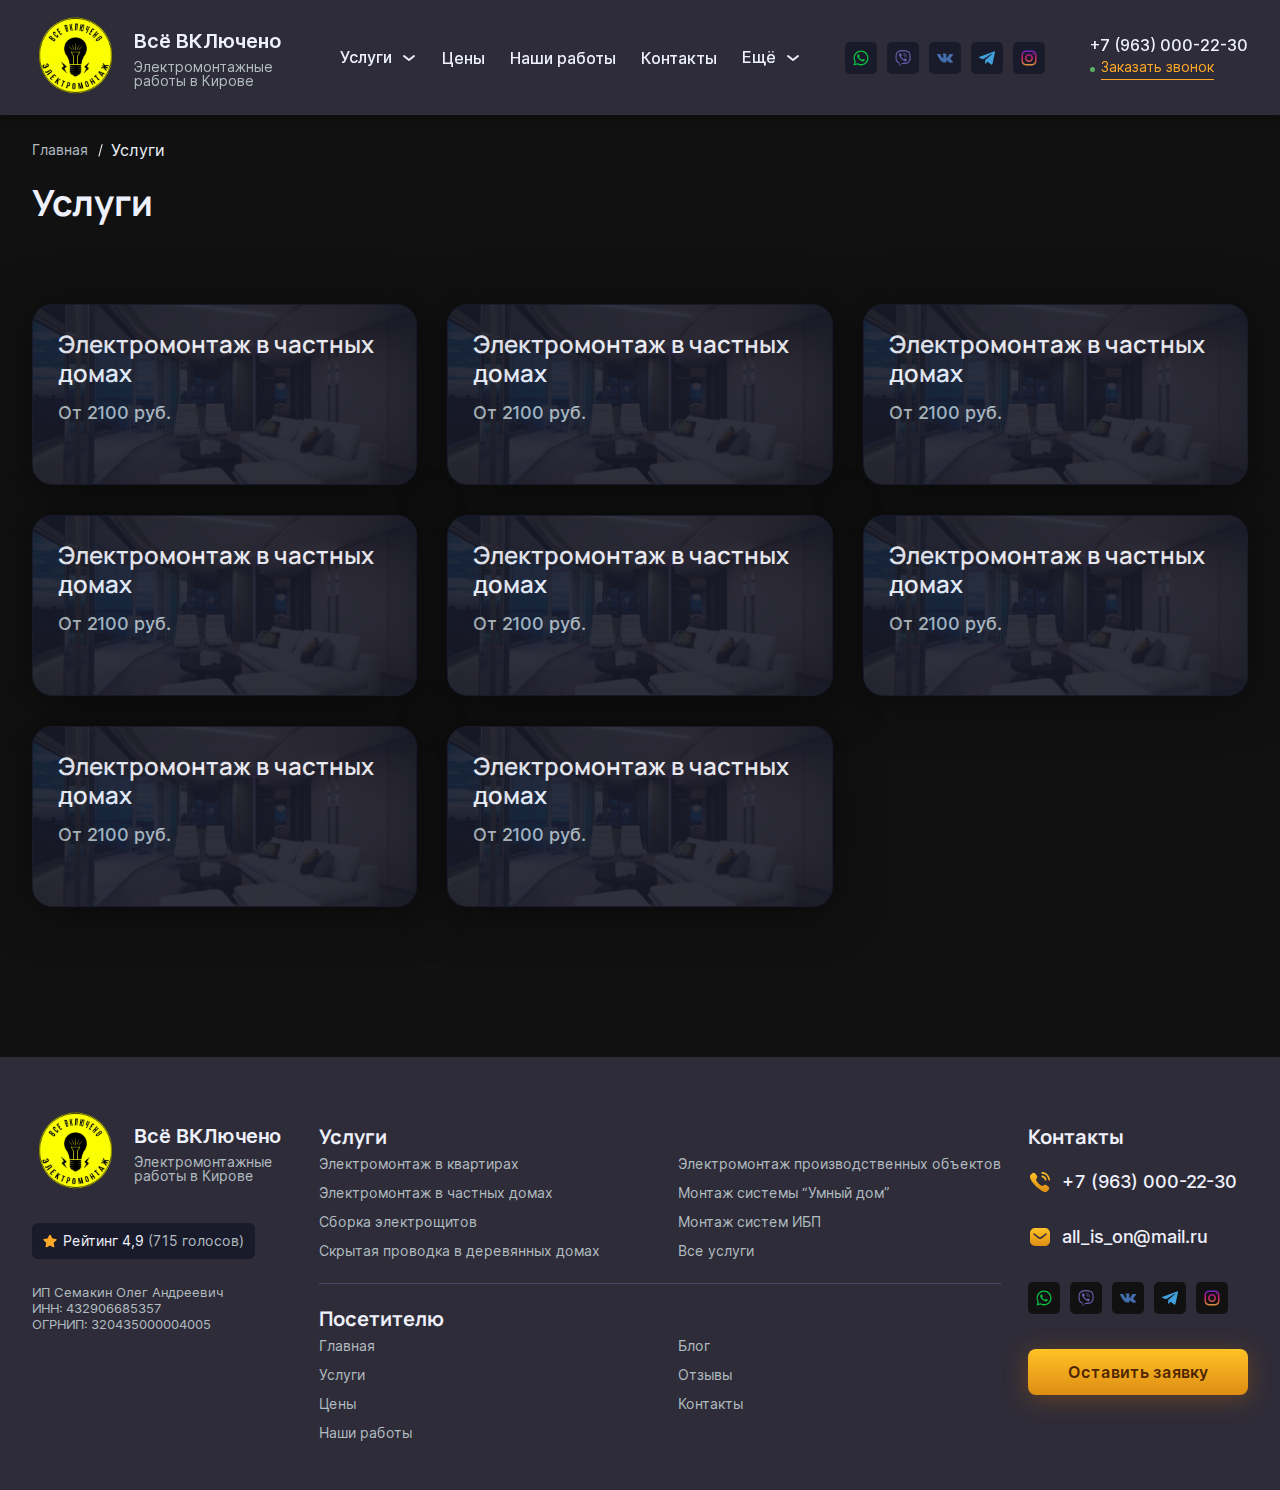
<file: service.html>
<!doctype html>
<html lang="en">
<head>
	<meta charset="UTF-8">
	<!-- <base href="/"> -->
	<title>startHtml by Vyatka-it</title>
	<meta name="viewport" content="width=device-width, user-scalable=no, initial-scale=1.0, maximum-scale=1.0, minimum-scale=1.0">
	<meta http-equiv="X-UA-Compatible" content="ie=edge">
	<link rel="preconnect" href="https://fonts.googleapis.com">
	<link rel="preconnect" href="https://fonts.gstatic.com" crossorigin>
	<link href="https://fonts.googleapis.com/css2?family=Inter:wght@400;500;600&family=Manrope:wght@400;600;700&display=swap" rel="stylesheet">
	<link rel="icon" type="image/svg+xml" sizes="any" href="assets/images/favicon.png">
	<link rel="stylesheet" href="assets/app.min.css">
</head>
<body>
	<nav class="fix-header">
		<div class="wrap fix-header__wrap">
			<div class="fix-header__logo-container">
				<a class="fix-header__link" href="index.html">
					<picture>
						<source srcset="assets/images/header/logo-desctop.svg" media="(min-width: 768px)"  >
						<img class="fix-header__logo" src="assets/images/header/logo-mobile.svg" alt="My image" width="47" height="47">
					</picture>   
					<div class="fix-header__logo-contenst">
						<p class="fix-header__logo-title">Всё ВКЛючено</p>
						<p class="fix-header__logo-text">Электромонтажные <br> работы в Кирове</p>
					</div>					
				</a>
			</div>
			<div class="fix-header__box-button">
				<button class="fix-header__button" type="button">Меню</button>
				<div class="fix-header__menu-wrap">
					<div class="fix-header__menu-box">
						<h2 class="fix-header__title">Услуги</h2>
						<ul class="fix-header__menu-list">
							<li class="fix-header__menu-item">
								<a class="fix-header__menu-link" href="#">Электромонтаж в квартирах</a>
							</li>
							<li class="fix-header__menu-item">
								<a class="fix-header__menu-link" href="#">Электромонтаж производственных объектов</a>
							</li>
							<li class="fix-header__menu-item">
								<a class="fix-header__menu-link" href="#">Электромонтаж в частных домах</a>
							</li>
							<li class="fix-header__menu-item">
								<a class="fix-header__menu-link" href="#">Монтаж системы “Умный дом”</a>
							</li>
							<li class="fix-header__menu-item">
								<a class="fix-header__menu-link" href="#">Сборка электрощитов</a>
							</li>
							<li class="fix-header__menu-item">
								<a class="fix-header__menu-link" href="#">Монтаж систем ИБП</a>
							</li>
							<li class="fix-header__menu-item">
								<a class="fix-header__menu-link" href="#">Скрытая проводка в деревянных домах</a>
							</li>
							<li class="fix-header__menu-item">
								<a class="fix-header__menu-link" href="#">Монтаж систем ИБП</a>
							</li>
							<li class="fix-header__menu-item">
								<a class="fix-header__menu-link" href="#">Скрытая проводка в деревянных домах</a>
							</li>
							<li class="fix-header__menu-item">
								<a class="fix-header__menu-link" href="#">Скрытая проводка в деревянных домах</a>
							</li>
						</ul>
						<h2 class="fix-header__title">Посетителю</h2>
						<ul class="fix-header__menu-list">
							<li class="fix-header__menu-item">
								<a class="fix-header__menu-link" href="#">Главная</a>
							</li>
							<li class="fix-header__menu-item">
								<a class="fix-header__menu-link" href="#">Блог</a>
							</li>
							<li class="fix-header__menu-item">
								<a class="fix-header__menu-link" href="#">Услуги</a>
							</li>
							<li class="fix-header__menu-item">
								<a class="fix-header__menu-link" href="#">Отзывы</a>
							</li>
							<li class="fix-header__menu-item">
								<a class="fix-header__menu-link" href="#">Цены</a>
							</li>
							<li class="fix-header__menu-item">
								<a class="fix-header__menu-link" href="#">Контакты</a>
							</li>
							<li class="fix-header__menu-item">
								<a class="fix-header__menu-link" href="#">Наши работы</a>
							</li>
						</ul>
					</div>
				</div>
			</div>
			<ul class="fix-header__list">
				<li class="fix-header__item">
					<button class="fix-header__item-button" type="button" data-modal="request">Расчёт</button>
				</li>
				<li class="fix-header__item">
					<button class="fix-header__item-button" type="button" data-modal="measurement">Замер</button>
				</li>
				<li class="fix-header__item">
					<button class="fix-header__item-button" type="button" data-modal="consultation">Консультация</button>
				</li>
			</ul>
			<div class="fix-header__contact">
				<a class="fix-header__contact-tel" href="tel:+79630002230">+7 (963) 000-22-30</a>
				<button class="fix-header__button-call" data-modal="callback" type="button">Заказать звонок</button>
			</div>
		</div>

	</nav>
	<header class="header">	
		<div class="header__wrap wrap">
			<div class="header__logo-container">
				<a href="index.html">
					<picture>
						<source srcset="assets/images/header/logo-desctop.svg" media="(min-width: 768px)"  >
						<img class="header__logo" src="assets/images/header/logo-mobile.svg" alt="My image" width="47" height="47">
					</picture>   
					<div class="header__logo-contenst">
						<p class="header__logo-title">Всё ВКЛючено</p>
						<p class="header__logo-text">Электромонтажные <br> работы в Кирове</p>
					</div>					
				</a>
			</div>
			<div class="header__content">
				<ul class="header__list-navigation">
					<li class="header__item-navigation">
						<a class="header__item-navigation-link header__item-service" href="service.html">Услуги</a>
						<div class="header__service">
							<ul class="header__list-services"> 
								<li class="navigation__item-service"><a href="open-service.html">Электромонтаж в квартирах</a></li>
								<li class="navigation__item-service"><a href="page-service.html">Электромонтаж в частных домах</a></li>
								<li class="navigation__item-service"><a href="open-service.html">Сборка электрощитов</a></li>
								<li class="navigation__item-service"><a href="open-service.html">Скрытая проводка в деревянных домах</a></li>
								<li class="navigation__item-service"><a href="open-service.html">Скрытая проводка в деревянных домах</a></li>
								<li class="navigation__item-service"><a href="open-service.html">Скрытая проводка в деревянных домах</a></li>
								<li class="navigation__item-service"><a href="open-service.html">Электромонтаж производственных объектов</a></li>
								<li class="navigation__item-service"><a href="open-service.html">Монтаж системы “Умный дом”</a></li>
								<li class="navigation__item-service"><a href="open-service.html">Монтаж систем ИБП</a></li>
								<li class="navigation__item-service"><a href="open-service.html">Монтаж систем ИБП</a></li>
							</ul>	
						</div>
					</li>
					<li class="header__item-navigation"><a class="header__item-navigation-link" href="price.html">Цены</a></li>
					<li class="header__item-navigation"><a class="header__item-navigation-link" href="our-works.html">Наши работы</a></li>
					<li class="header__item-navigation"><a class="header__item-navigation-link" href="contact.html">Контакты</a></li>
					<li class="header__item-navigation">
						<a class="header__item-navigation-link header__item-service" href="#">Ещё</a>
						<div class="header__service">
							<ul class="header__list-services"> 
								<li class="navigation__item-service"><a href="reviews.html">Отзывы</a></li>
								<li class="navigation__item-service"><a href="blog.html">Блог</a></li>
							</ul>	
						</div>
					</li>
				</ul>
				<ul class="header__list-social">
					<li class="header__item-social">
						<a class="header__item-link whatsapp" href="">
							<svg width="32" height="32" fill="none" xmlns="http://www.w3.org/2000/svg"><rect width="32" height="32" rx="5" fill="#191B2A"/><path d="M21.334 10.69c-1.39-1.42-3.31-2.19-5.273-2.19-4.169 0-7.52 3.365-7.48 7.46 0 1.297.369 2.553.982 3.689L8.5 23.5l3.965-1.014a7.345 7.345 0 0 0 3.555.892c4.128 0 7.48-3.364 7.48-7.46a7.327 7.327 0 0 0-2.166-5.229ZM16.06 22.121c-1.103 0-2.207-.284-3.147-.852l-.245-.121-2.37.608.612-2.311-.163-.243c-1.798-2.879-.94-6.69 2.003-8.473 2.943-1.784 6.743-.933 8.542 1.986 1.798 2.92.94 6.69-2.003 8.473a5.995 5.995 0 0 1-3.229.933Zm3.597-4.5-.45-.203s-.653-.284-1.062-.487c-.041 0-.082-.04-.123-.04a.593.593 0 0 0-.286.081s-.04.04-.613.69a.225.225 0 0 1-.204.12h-.041a.311.311 0 0 1-.164-.08l-.204-.081c-.45-.203-.858-.446-1.185-.77-.082-.082-.205-.163-.287-.244-.286-.284-.572-.608-.776-.973l-.04-.08c-.042-.041-.042-.082-.083-.163 0-.081 0-.162.041-.203 0 0 .164-.203.286-.324.082-.081.123-.203.205-.284.081-.121.122-.284.081-.405-.04-.203-.53-1.298-.653-1.54a.473.473 0 0 0-.287-.204h-.449c-.082 0-.164.041-.246.041l-.04.04c-.082.041-.164.122-.246.163-.081.08-.122.162-.204.243-.286.365-.45.81-.45 1.257 0 .324.082.648.205.932l.04.122c.369.77.859 1.46 1.513 2.067l.164.162c.122.122.245.203.326.325a7.324 7.324 0 0 0 2.943 1.54c.123.04.286.04.409.081h.409c.204 0 .45-.08.613-.162.122-.08.204-.08.286-.162l.082-.081c.081-.081.163-.122.245-.203a1.05 1.05 0 0 0 .204-.243c.082-.162.123-.365.164-.567v-.284s-.041-.04-.123-.081Z" fill="#0DC143"/></svg>
						</a>
					</li>
					<li class="header__item-social">
						<a class="header__item-link viber" href="">
							<svg width="32" height="32" fill="none" xmlns="http://www.w3.org/2000/svg"><rect width="32" height="32" rx="5" fill="#191B2A"/><path d="M21.967 9.561c-.397-.365-2.004-1.533-5.586-1.55 0 0-4.223-.255-6.28 1.633-1.147 1.146-1.55 2.82-1.592 4.901-.042 2.078-.096 5.974 3.66 7.03h.002l-.003 1.61s-.022.653.407.785c.518.16.825-.337 1.322-.871.272-.295.646-.724.931-1.053 2.568.214 4.543-.279 4.767-.352.518-.17 3.454-.545 3.93-4.44.494-4.008-.24-6.547-1.558-7.693Zm.435 7.41c-.403 3.253-2.782 3.458-3.22 3.599-.186.06-1.92.493-4.104.349 0 0-1.626 1.962-2.132 2.471-.08.08-.173.112-.234.096-.086-.022-.112-.125-.109-.275 0-.218.013-2.68.013-2.68-.003 0-.003 0 0 0-3.179-.88-2.993-4.196-2.958-5.931.036-1.735.362-3.16 1.332-4.117 1.738-1.575 5.327-1.341 5.327-1.341 3.028.012 4.478.925 4.814 1.229 1.117.96 1.687 3.25 1.271 6.6Z" fill="#675DA9"/><path d="M17.857 14.66a.203.203 0 0 1-.202-.192c-.035-.688-.359-1.024-1.018-1.06a.204.204 0 0 1 .022-.406c.871.048 1.358.548 1.402 1.444a.2.2 0 0 1-.192.211c-.006.004-.01.004-.012.004Z" fill="#675DA9"/><path d="M18.894 15.006h-.003a.204.204 0 0 1-.199-.208c.016-.691-.182-1.251-.605-1.712-.42-.461-.999-.711-1.764-.766a.201.201 0 0 1-.186-.217.201.201 0 0 1 .218-.186c.864.064 1.546.365 2.033.896.49.535.727 1.204.71 1.995a.205.205 0 0 1-.204.198Z" fill="#675DA9"/><path d="M19.956 15.422a.2.2 0 0 1-.201-.201c-.01-1.24-.365-2.184-1.089-2.891-.713-.698-1.62-1.053-2.685-1.063a.204.204 0 0 1 0-.406c1.175.01 2.173.403 2.964 1.178.794.774 1.2 1.844 1.213 3.175a.2.2 0 0 1-.202.208c.004 0 .004 0 0 0Zm-3.271 1.745s.285.026.439-.163l.297-.375c.144-.186.493-.304.832-.115.19.106.532.317.743.474.227.166.688.55.692.553.22.186.272.458.121.75v.006a3.124 3.124 0 0 1-.62.765c-.004 0-.004.003-.007.003-.215.18-.426.282-.63.304-.026.007-.055.007-.094.007a.872.872 0 0 1-.268-.042l-.007-.01c-.32-.09-.852-.313-1.735-.803a10.31 10.31 0 0 1-1.46-.963 7.479 7.479 0 0 1-.678-.605l-.023-.023-.022-.022-.023-.023a8.04 8.04 0 0 1-.582-.656 10.128 10.128 0 0 1-.964-1.46c-.49-.886-.714-1.418-.803-1.735l-.01-.006a.87.87 0 0 1-.041-.269c0-.039 0-.067.006-.093.025-.208.128-.416.304-.63 0-.004.003-.004.003-.007.237-.262.493-.467.765-.62h.007c.288-.151.56-.1.749.12 0 0 .387.465.554.692.156.215.368.554.473.743.19.34.07.688-.115.832l-.374.298c-.19.154-.164.438-.164.438s.554 2.107 2.635 2.635Z" fill="#675DA9"/></svg>
						</a>
					</li>
					<li class=" header__item-social">
						<a class="header__item-link vk" href="">
							<svg width="32" height="32" fill="none" xmlns="http://www.w3.org/2000/svg"><rect width="32" height="32" rx="5" fill="#191B2A"/><path d="M23.915 19.757a1.08 1.08 0 0 0-.054-.104c-.278-.501-.808-1.116-1.591-1.844l-.017-.017-.008-.008-.008-.009h-.009a9.828 9.828 0 0 1-.675-.684c-.172-.222-.21-.448-.116-.676.066-.172.316-.536.75-1.093.227-.294.408-.53.54-.709.962-1.28 1.378-2.097 1.25-2.453l-.05-.083c-.032-.05-.119-.096-.257-.138a1.31 1.31 0 0 0-.534-.02l-2.399.016a.31.31 0 0 0-.166.004l-.109.025-.041.021-.034.025a.37.37 0 0 0-.091.088.573.573 0 0 0-.083.146 13.638 13.638 0 0 1-.892 1.877 17.82 17.82 0 0 1-.566.897c-.172.253-.317.44-.433.56a3.122 3.122 0 0 1-.317.287c-.095.072-.167.103-.217.092a6.325 6.325 0 0 1-.141-.034.554.554 0 0 1-.188-.204.916.916 0 0 1-.096-.325 3.586 3.586 0 0 1-.029-.338 7.09 7.09 0 0 1 .005-.401c.005-.172.008-.29.008-.35 0-.212.004-.441.012-.689l.021-.588c.006-.145.008-.298.008-.459 0-.161-.01-.288-.029-.38a1.305 1.305 0 0 0-.087-.267.448.448 0 0 0-.17-.2.96.96 0 0 0-.28-.112 5.535 5.535 0 0 0-1.124-.109c-1.034-.01-1.697.056-1.992.2a1.122 1.122 0 0 0-.316.25c-.1.123-.114.19-.042.2.333.05.57.17.708.36l.05.1c.04.072.078.2.117.384.039.183.064.386.075.609a6.44 6.44 0 0 1 0 1.043c-.028.289-.054.514-.08.675a1.354 1.354 0 0 1-.212.576.145.145 0 0 1-.041.042.624.624 0 0 1-.225.042c-.078 0-.172-.04-.284-.117a2.003 2.003 0 0 1-.345-.322 4.294 4.294 0 0 1-.404-.571 9.962 9.962 0 0 1-.467-.868l-.133-.242a20.84 20.84 0 0 1-.341-.68 13.122 13.122 0 0 1-.384-.863.55.55 0 0 0-.2-.267l-.041-.025a.878.878 0 0 0-.325-.125l-2.283.016c-.233 0-.391.053-.475.159l-.033.05A.27.27 0 0 0 8 12.26c0 .061.017.136.05.226.333.784.696 1.54 1.087 2.269.392.728.732 1.315 1.02 1.76.29.445.584.865.884 1.26.3.395.498.648.595.76.097.11.174.194.23.25l.208.2c.133.133.329.293.587.48.258.186.544.37.858.55.314.181.679.328 1.095.442.417.115.822.16 1.217.138h.958c.194-.017.341-.078.441-.183l.033-.042a.554.554 0 0 0 .063-.154.832.832 0 0 0 .029-.23 2.75 2.75 0 0 1 .054-.646 1.71 1.71 0 0 1 .142-.434 1.066 1.066 0 0 1 .32-.367.543.543 0 0 1 .067-.03c.133-.044.29 0 .471.13.18.13.35.292.508.484.159.192.349.407.57.646.223.24.417.418.584.535l.166.1c.112.067.256.128.434.183.177.056.333.07.466.042l2.133-.033c.21 0 .375-.035.491-.105.117-.07.186-.146.209-.23a.646.646 0 0 0 .004-.283 1.06 1.06 0 0 0-.059-.221Z" fill="#436EAB"/></svg>
						</a>
					</li>
					<li class="header__item-social">
						<a class="header__item-link telegram" href="">
							<svg width="32" height="32" fill="none" xmlns="http://www.w3.org/2000/svg"><rect width="32" height="32" rx="5" fill="#191B2A"/><g clip-path="url(#a)"><path d="m14.278 18.12-.265 3.723c.379 0 .543-.162.74-.358l1.775-1.696 3.678 2.694c.675.376 1.15.178 1.332-.621l2.415-11.315c.215-.998-.36-1.388-1.017-1.143L8.743 14.838c-.97.376-.954.916-.165 1.16l3.629 1.13 8.428-5.275c.397-.262.757-.117.46.146l-6.817 6.122Z" fill="#419FD9"/></g><defs><clipPath id="a"><path fill="#fff" transform="translate(8 8)" d="M0 0h16v16H0z"/></clipPath></defs></svg>
						</a>
					</li>
					<li class="header__item-social">
						<a class="header__item-link insagram" href="">
							<svg width="32" height="32" viewBox="0 0 32 32" fill="none" xmlns="http://www.w3.org/2000/svg">
								<rect width="32" height="32" rx="5" fill="#191B2A"/>
								<path d="M19.0314 8.5H12.9686C10.5046 8.5 8.5 10.5046 8.5 12.9686V19.0314C8.5 21.4954 10.5046 23.5 12.9686 23.5H19.0314C21.4954 23.5 23.5 21.4954 23.5 19.0314V12.9686C23.5 10.5046 21.4954 8.5 19.0314 8.5ZM21.991 19.0314C21.991 20.6659 20.6659 21.991 19.0314 21.991H12.9686C11.3341 21.991 10.009 20.6659 10.009 19.0314V12.9686C10.009 11.334 11.3341 10.009 12.9686 10.009H19.0314C20.6659 10.009 21.991 11.334 21.991 12.9686V19.0314Z" fill="url(#paint0_linear_499:6110)"/>
								<path d="M16 12C13.7944 12 12 13.7944 12 16C12 18.2056 13.7944 20 16 20C18.2056 20 20 18.2056 20 16C20 13.7944 18.2056 12 16 12ZM16 18.4442C14.6501 18.4442 13.5559 17.3499 13.5559 16C13.5559 14.6501 14.6502 13.5559 16 13.5559C17.3499 13.5559 18.4441 14.6501 18.4441 16C18.4441 17.3499 17.3498 18.4442 16 18.4442Z" fill="url(#paint1_linear_499:6110)"/>
								<path d="M20.25 12.5C20.6642 12.5 21 12.1642 21 11.75C21 11.3358 20.6642 11 20.25 11C19.8358 11 19.5 11.3358 19.5 11.75C19.5 12.1642 19.8358 12.5 20.25 12.5Z" fill="url(#paint2_linear_499:6110)"/>
								<defs>
								<linearGradient id="paint0_linear_499:6110" x1="16" y1="23.4563" x2="16" y2="8.61651" gradientUnits="userSpaceOnUse">
								<stop stop-color="#E09B3D"/>
								<stop offset="0.3" stop-color="#C74C4D"/>
								<stop offset="0.6" stop-color="#C21975"/>
								<stop offset="1" stop-color="#7024C4"/>
								</linearGradient>
								<linearGradient id="paint1_linear_499:6110" x1="16" y1="23.6879" x2="16" y2="8.38723" gradientUnits="userSpaceOnUse">
								<stop stop-color="#E09B3D"/>
								<stop offset="0.3" stop-color="#C74C4D"/>
								<stop offset="0.6" stop-color="#C21975"/>
								<stop offset="1" stop-color="#7024C4"/>
								</linearGradient>
								<linearGradient id="paint2_linear_499:6110" x1="20.25" y1="20.8721" x2="20.25" y2="8.89956" gradientUnits="userSpaceOnUse">
								<stop stop-color="#E09B3D"/>
								<stop offset="0.3" stop-color="#C74C4D"/>
								<stop offset="0.6" stop-color="#C21975"/>
								<stop offset="1" stop-color="#7024C4"/>
								</linearGradient>
								</defs>
								</svg>
								
						</a>
					</li>
				</ul>
				<div class="header__contact">
					<a class="header__contact-tel" href="tel:+79630002230">+7 (963) 000-22-30</a>
					<button class="header__button-call" data-modal="callback" type="button">Заказать звонок</button>
				</div>
			</div>
			<a class="header__tel-mobile" href="tel:"></a>
			<button class="header__button-nav" type="button"></button>
			<div class="header__nav-mobile">
				<h2 class="header__nav-title">Меню</h2>
				<ul class="header__list-mobile">
					<li class="header__item-mobile header__item-mobile-servise">
						<div class="header__item-mobile-box">
							<a href="service.html">Услуги</a><span class="open-nav"></span>
						</div>
							<ul class="header__nav-list">
								<li class="header__nav-item"><a href="open-service.html">Электромонтаж в квартирах</a></li>
								<li class="header__nav-item"><a href="page-service.html">Электромонтаж в квартирах</a></li>
								<li class="header__nav-item"><a href="open-service.html">Электромонтаж в квартирах</a></li>
								<li class="header__nav-item"><a href="page-service.html">Электромонтаж в квартирах</a></li>
								<li class="header__nav-item"><a href="open-service.html">Электромонтаж в квартирах</a></li>
							</ul>
					</li>
					<li class="header__item-mobile"><a href="price.html">Цены</a></li>
					<li class="header__item-mobile"><a href="our-works.html">Наши работы</a></li>
					<li class="header__item-mobile"><a href="contact.html">Контакты</a></li>
					<li class="header__item-mobile"><a href="blog.html">Блог команды</a></li>
					<li class="header__item-mobile"><a href="reviews.html">Отзывы</a></li>
				</ul>
				<ul class="header__list-social-mobile">
					<li class="header__item-social-mobile">
						<a class="whatsapp" href="#">
							<svg width="32" height="32" viewBox="0 0 32 32" fill="none" xmlns="http://www.w3.org/2000/svg">
								<rect width="32" height="32" rx="5" fill="#111111"/>
								<path d="M21.3338 10.6892C19.9441 9.27027 18.0232 8.5 16.0613 8.5C11.8924 8.5 8.54087 11.8649 8.58174 15.9595C8.58174 17.2568 8.94959 18.5135 9.56267 19.6486L8.5 23.5L12.4646 22.4865C13.5681 23.0946 14.7943 23.3784 16.0204 23.3784C20.1485 23.3784 23.5 20.0135 23.5 15.9189C23.5 13.9324 22.7234 12.0676 21.3338 10.6892ZM16.0613 22.1216C14.9578 22.1216 13.8542 21.8378 12.9142 21.2703L12.6689 21.1486L10.2984 21.7568L10.9114 19.4459L10.748 19.2027C8.94959 16.3243 9.8079 12.5135 12.7507 10.7297C15.6935 8.94595 19.4945 9.7973 21.2929 12.7162C23.0913 15.6351 22.233 19.4054 19.2902 21.1892C18.3501 21.7973 17.2057 22.1216 16.0613 22.1216ZM19.658 17.6216L19.2084 17.4189C19.2084 17.4189 18.5545 17.1351 18.1458 16.9324C18.1049 16.9324 18.064 16.8919 18.0232 16.8919C17.9005 16.8919 17.8188 16.9324 17.7371 16.973C17.7371 16.973 17.6962 17.0135 17.124 17.6622C17.0831 17.7432 17.0014 17.7838 16.9196 17.7838H16.8787C16.8379 17.7838 16.7561 17.7432 16.7153 17.7027L16.5109 17.6216C16.0613 17.4189 15.6526 17.1757 15.3256 16.8514C15.2439 16.7703 15.1213 16.6892 15.0395 16.6081C14.7534 16.3243 14.4673 16 14.2629 15.6351L14.2221 15.5541C14.1812 15.5135 14.1812 15.473 14.1403 15.3919C14.1403 15.3108 14.1403 15.2297 14.1812 15.1892C14.1812 15.1892 14.3447 14.9865 14.4673 14.8649C14.549 14.7838 14.5899 14.6622 14.6717 14.5811C14.7534 14.4595 14.7943 14.2973 14.7534 14.1757C14.7125 13.973 14.2221 12.8784 14.0995 12.6351C14.0177 12.5135 13.936 12.473 13.8134 12.4324H13.6907C13.609 12.4324 13.4864 12.4324 13.3638 12.4324C13.282 12.4324 13.2003 12.473 13.1185 12.473L13.0777 12.5135C12.9959 12.5541 12.9142 12.6351 12.8324 12.6757C12.7507 12.7568 12.7098 12.8378 12.6281 12.9189C12.342 13.2838 12.1785 13.7297 12.1785 14.1757C12.1785 14.5 12.2602 14.8243 12.3828 15.1081L12.4237 15.2297C12.7916 16 13.282 16.6892 13.936 17.2973L14.0995 17.4595C14.2221 17.5811 14.3447 17.6622 14.4264 17.7838C15.2847 18.5135 16.2657 19.0405 17.3692 19.3243C17.4918 19.3649 17.6553 19.3649 17.7779 19.4054C17.9005 19.4054 18.064 19.4054 18.1866 19.4054C18.391 19.4054 18.6362 19.3243 18.7997 19.2432C18.9223 19.1622 19.0041 19.1622 19.0858 19.0811L19.1676 19C19.2493 18.9189 19.3311 18.8784 19.4128 18.7973C19.4946 18.7162 19.5763 18.6351 19.6172 18.5541C19.6989 18.3919 19.7398 18.1892 19.7807 17.9865C19.7807 17.9054 19.7807 17.7838 19.7807 17.7027C19.7807 17.7027 19.7398 17.6622 19.658 17.6216Z" fill="#0DC143"/>
							</svg>	
						</a>
					</li>
					<li class="header__item-social-mobile">
						<a class="viber" href="#">
							<svg width="32" height="32" viewBox="0 0 32 32" fill="none" xmlns="http://www.w3.org/2000/svg">
								<rect width="32" height="32" rx="5" fill="#111111"/>
								<path d="M21.9668 9.56102C21.5699 9.19609 19.9629 8.02766 16.3808 8.01166C16.3808 8.01166 12.1585 7.75556 10.1001 9.64425C8.95408 10.7903 8.55073 12.4645 8.50912 14.5452C8.4675 16.6228 8.41308 20.5186 12.1681 21.575H12.1713L12.1681 23.1852C12.1681 23.1852 12.1456 23.8382 12.5746 23.9695C13.0932 24.1295 13.4005 23.6334 13.8967 23.0988C14.1688 22.8043 14.5433 22.3753 14.8282 22.0456C17.3956 22.2601 19.3707 21.7671 19.5948 21.6935C20.1134 21.5238 23.0488 21.1493 23.5258 17.2534C24.0188 13.2456 23.2857 10.707 21.9668 9.56102ZM22.4022 16.9717C21.9988 20.2241 19.6204 20.429 19.1818 20.5698C18.9962 20.6307 17.2611 21.0628 15.0779 20.9188C15.0779 20.9188 13.4517 22.8811 12.9459 23.3901C12.8659 23.4701 12.7731 23.5021 12.7123 23.4861C12.6258 23.4637 12.6002 23.3613 12.6034 23.2108C12.6034 22.9931 12.6162 20.5314 12.6162 20.5314C12.613 20.5314 12.613 20.5314 12.6162 20.5314C9.43746 19.6511 9.62312 16.3347 9.65834 14.5997C9.69355 12.8646 10.0201 11.4401 10.99 10.483C12.7283 8.90798 16.3168 9.14167 16.3168 9.14167C19.3451 9.15447 20.7952 10.0668 21.1313 10.3709C22.2485 11.3313 22.8183 13.6201 22.4022 16.9717Z" fill="#675DA9"/>
								<path d="M17.8565 14.6605C17.7509 14.6605 17.6613 14.5773 17.6549 14.4684C17.6197 13.7802 17.2963 13.444 16.6369 13.4088C16.5249 13.4024 16.4384 13.3064 16.4448 13.1944C16.4512 13.0823 16.5473 12.9959 16.6593 13.0023C17.53 13.0503 18.0166 13.5497 18.0614 14.446C18.0678 14.5581 17.9814 14.6541 17.8694 14.6573C17.863 14.6605 17.8597 14.6605 17.8565 14.6605Z" fill="#675DA9"/>
								<path d="M18.8937 15.0063H18.8905C18.7785 15.0031 18.6888 14.9103 18.692 14.7982C18.708 14.1068 18.5096 13.5466 18.087 13.0856C17.6677 12.6246 17.0883 12.3749 16.3232 12.3205C16.2111 12.3109 16.1279 12.2149 16.1375 12.1028C16.1471 11.9908 16.2431 11.9076 16.3552 11.9172C17.2195 11.9812 17.9014 12.2821 18.3879 12.8135C18.8777 13.3481 19.1146 14.0171 19.0986 14.8078C19.0954 14.9199 19.0026 15.0063 18.8937 15.0063Z" fill="#675DA9"/>
								<path d="M19.9565 15.4223C19.8445 15.4223 19.7548 15.3327 19.7548 15.2207C19.7452 13.9818 19.3899 13.0375 18.6664 12.33C17.9526 11.6322 17.0466 11.2768 15.9806 11.2672C15.8686 11.2672 15.779 11.1744 15.779 11.0624C15.779 10.9503 15.8718 10.8607 15.9806 10.8607C17.1555 10.8703 18.1542 11.264 18.9449 12.0387C19.7388 12.8134 20.1454 13.8826 20.1582 15.2143C20.1614 15.3295 20.0717 15.4223 19.9565 15.4223C19.9597 15.4223 19.9597 15.4223 19.9565 15.4223Z" fill="#675DA9"/>
								<path d="M16.6849 17.167C16.6849 17.167 16.9698 17.1926 17.1235 17.0037L17.4212 16.6292C17.5652 16.4435 17.9142 16.3251 18.2535 16.5139C18.4424 16.6196 18.7849 16.8308 18.9962 16.9877C19.2234 17.1542 19.6844 17.5383 19.6876 17.5415C19.9085 17.7272 19.9597 17.9993 19.8093 18.2906C19.8093 18.2906 19.8093 18.2938 19.8093 18.297C19.6556 18.5691 19.4475 18.8252 19.1882 19.0621C19.185 19.0621 19.185 19.0653 19.1818 19.0653C18.9673 19.2445 18.7561 19.347 18.5512 19.3694C18.5256 19.3758 18.4968 19.3758 18.4584 19.3758C18.3687 19.3758 18.2791 19.363 18.1895 19.3342L18.1831 19.3246C17.8629 19.2349 17.3315 19.0108 16.448 18.5211C15.8718 18.2041 15.3948 17.8808 14.9883 17.5575C14.7738 17.3878 14.5561 17.199 14.332 16.9749C14.3256 16.9685 14.316 16.9589 14.3096 16.9525C14.3032 16.9461 14.2936 16.9365 14.2872 16.9301C14.2808 16.9237 14.2712 16.9141 14.2648 16.9077C14.2584 16.9013 14.2488 16.8917 14.2424 16.8853C14.0215 16.6612 13.8295 16.4435 13.6598 16.229C13.3365 15.8257 13.0132 15.3455 12.6962 14.7693C12.2065 13.8826 11.9824 13.3512 11.8928 13.0343L11.8832 13.0279C11.8543 12.9382 11.8415 12.8486 11.8415 12.759C11.8415 12.7205 11.8415 12.6917 11.8479 12.6661C11.8735 12.458 11.976 12.25 12.1521 12.0355C12.1521 12.0323 12.1553 12.0323 12.1553 12.0291C12.3921 11.7666 12.6482 11.5617 12.9203 11.4081C12.9203 11.4081 12.9235 11.4081 12.9267 11.4081C13.2148 11.2576 13.4869 11.3088 13.6758 11.5297C13.6758 11.5297 14.0631 11.9939 14.2296 12.2212C14.3865 12.4356 14.5977 12.775 14.7034 12.9638C14.8923 13.3032 14.7738 13.6521 14.5881 13.7961L14.2136 14.0938C14.0247 14.2475 14.0503 14.5324 14.0503 14.5324C14.0503 14.5324 14.6041 16.6388 16.6849 17.167Z" fill="#675DA9"/>
							</svg>	
						</a>
					</li>
					<li class="header__item-social-mobile">
						<a class="vk" href="#">
							<svg width="32" height="32" viewBox="0 0 32 32" fill="none" xmlns="http://www.w3.org/2000/svg">
								<rect width="32" height="32" rx="5" fill="#111111"/>
								<path d="M23.9151 19.757C23.8958 19.7152 23.8777 19.6805 23.8609 19.6527C23.5833 19.152 23.0528 18.5373 22.2698 17.8087L22.2533 17.792L22.245 17.7838L22.2366 17.7754H22.2282C21.8728 17.4361 21.6478 17.208 21.5535 17.0911C21.3811 16.8686 21.3424 16.6434 21.4367 16.4152C21.5033 16.2428 21.7534 15.8787 22.1864 15.3224C22.4142 15.0275 22.5946 14.7912 22.7279 14.6132C23.6887 13.3338 24.1053 12.5163 23.9775 12.1602L23.9279 12.077C23.8945 12.0269 23.8084 11.9811 23.6698 11.9393C23.5308 11.8976 23.3531 11.8907 23.1364 11.9185L20.7373 11.9351C20.6985 11.9213 20.643 11.9226 20.5707 11.9393C20.4984 11.956 20.4623 11.9644 20.4623 11.9644L20.4206 11.9853L20.3874 12.0104C20.3596 12.027 20.3291 12.0562 20.2957 12.098C20.2626 12.1395 20.2348 12.1883 20.2126 12.244C19.9514 12.917 19.6545 13.5427 19.3212 14.1212C19.1157 14.4661 18.9269 14.765 18.7546 15.0181C18.5825 15.2712 18.4381 15.4576 18.3215 15.5771C18.2048 15.6967 18.0995 15.7925 18.0049 15.8649C17.9104 15.9373 17.8383 15.9679 17.7884 15.9567C17.7384 15.9455 17.6913 15.9344 17.6466 15.9233C17.5689 15.8732 17.5064 15.8051 17.4593 15.7189C17.412 15.6327 17.3801 15.5242 17.3635 15.3935C17.3469 15.2627 17.3371 15.1501 17.3343 15.0555C17.3317 14.9611 17.3329 14.8274 17.3385 14.655C17.3443 14.4825 17.3469 14.3658 17.3469 14.3046C17.3469 14.0932 17.351 13.8638 17.3593 13.6162C17.3677 13.3687 17.3745 13.1726 17.3802 13.0281C17.3858 12.8835 17.3884 12.7305 17.3884 12.5692C17.3884 12.4079 17.3786 12.2814 17.3593 12.1895C17.3401 12.0978 17.3107 12.0088 17.272 11.9225C17.2331 11.8363 17.1761 11.7696 17.1012 11.7223C17.0263 11.675 16.9331 11.6375 16.8222 11.6096C16.5278 11.5429 16.153 11.5068 15.6975 11.5012C14.6645 11.4901 14.0008 11.5569 13.7065 11.7015C13.5899 11.7626 13.4843 11.8461 13.39 11.9517C13.29 12.0741 13.276 12.1409 13.3482 12.1519C13.6815 12.2019 13.9174 12.3215 14.0563 12.5106L14.1063 12.6109C14.1452 12.6831 14.1841 12.8111 14.223 12.9947C14.2618 13.1782 14.2869 13.3812 14.2979 13.6036C14.3256 14.0097 14.3256 14.3573 14.2979 14.6465C14.2701 14.9358 14.2438 15.1611 14.2188 15.3224C14.1937 15.4837 14.1563 15.6144 14.1063 15.7145C14.0563 15.8146 14.023 15.8758 14.0063 15.898C13.9896 15.9202 13.9757 15.9342 13.9647 15.9397C13.8925 15.9674 13.8174 15.9815 13.7397 15.9815C13.6619 15.9815 13.5676 15.9426 13.4565 15.8646C13.3455 15.7867 13.2303 15.6797 13.1108 15.5434C12.9914 15.4071 12.8567 15.2166 12.7067 14.9719C12.5568 14.7272 12.4013 14.4379 12.2403 14.1042L12.107 13.8622C12.0237 13.7065 11.9099 13.4798 11.7655 13.1823C11.621 12.8846 11.4933 12.5967 11.3823 12.3186C11.3379 12.2018 11.2712 12.1129 11.1824 12.0517L11.1407 12.0266C11.113 12.0044 11.0685 11.9808 11.0074 11.9556C10.9463 11.9305 10.8825 11.9125 10.8158 11.9015L8.53326 11.9181C8.30001 11.9181 8.14175 11.971 8.05841 12.0767L8.02506 12.1267C8.0084 12.1545 8 12.199 8 12.2602C8 12.3214 8.01666 12.3965 8.05001 12.4855C8.38322 13.2698 8.74558 14.0262 9.13709 14.7549C9.5286 15.4835 9.86882 16.0705 10.1575 16.5152C10.4463 16.9603 10.7407 17.3803 11.0406 17.7751C11.3405 18.17 11.539 18.4231 11.6362 18.5343C11.7334 18.6457 11.8098 18.729 11.8653 18.7846L12.0736 18.9848C12.2069 19.1184 12.4026 19.2783 12.6609 19.4646C12.9192 19.651 13.2052 19.8345 13.519 20.0154C13.8328 20.1961 14.1979 20.3435 14.6145 20.4575C15.031 20.5716 15.4364 20.6174 15.8307 20.5953H16.7887C16.983 20.5785 17.1302 20.5173 17.2303 20.4117L17.2634 20.3698C17.2857 20.3366 17.3066 20.2851 17.3259 20.2157C17.3453 20.1461 17.355 20.0695 17.355 19.9862C17.3493 19.7471 17.3675 19.5316 17.4091 19.3397C17.4506 19.1479 17.4979 19.0032 17.5508 18.9058C17.6037 18.8085 17.6634 18.7264 17.7299 18.6598C17.7965 18.5931 17.8439 18.5527 17.8717 18.5388C17.8994 18.5248 17.9215 18.5153 17.9382 18.5096C18.0714 18.4651 18.2283 18.5082 18.409 18.639C18.5895 18.7698 18.7588 18.9312 18.9172 19.123C19.0755 19.315 19.2657 19.5304 19.4878 19.7695C19.71 20.0087 19.9043 20.1866 20.0709 20.3035L20.2374 20.4037C20.3487 20.4705 20.4931 20.5317 20.6708 20.5873C20.8482 20.6428 21.0037 20.6568 21.1372 20.629L23.2697 20.5957C23.4807 20.5957 23.6448 20.5607 23.7612 20.4913C23.8779 20.4217 23.9472 20.3451 23.9695 20.2618C23.9918 20.1784 23.993 20.0838 23.9737 19.978C23.954 19.8725 23.9345 19.7987 23.9151 19.757Z" fill="#436EAB"/>
							</svg>
						</a>
					</li>
					<li class="header__item-social-mobile">
						<a class="telegram" href="#">
							<svg width="32" height="32" viewBox="0 0 32 32" fill="none" xmlns="http://www.w3.org/2000/svg">
								<rect width="32" height="32" rx="5" fill="#111111"/>
								<g clip-path="url(#clip0_440:7979)">
								<path d="M14.2781 18.1206L14.0135 21.8433C14.3921 21.8433 14.5561 21.6806 14.7528 21.4853L16.5281 19.7886L20.2068 22.4826C20.8815 22.8586 21.3568 22.6606 21.5388 21.8619L23.9535 10.5473L23.9541 10.5466C24.1681 9.54928 23.5935 9.15928 22.9361 9.40394L8.74279 14.8379C7.77412 15.2139 7.78879 15.7539 8.57812 15.9986L12.2068 17.1273L20.6355 11.8533C21.0321 11.5906 21.3928 11.7359 21.0961 11.9986L14.2781 18.1206Z" fill="#419FD9"/>
								</g>
								<defs>
								<clipPath id="clip0_440:7979">
								<rect width="16" height="16" fill="white" transform="translate(8 8)"/>
								</clipPath>
								</defs>
							</svg>
						</a>
					</li>
					<li class="header__item-social-mobile">
						<a class="insagram" href="#">
							<svg width="32" height="32" viewBox="0 0 32 32" fill="none" xmlns="http://www.w3.org/2000/svg">
								<rect width="32" height="32" rx="5" fill="#111111"/>
								<path d="M19.0314 8.5H12.9686C10.5046 8.5 8.5 10.5046 8.5 12.9686V19.0314C8.5 21.4954 10.5046 23.5 12.9686 23.5H19.0314C21.4954 23.5 23.5 21.4954 23.5 19.0314V12.9686C23.5 10.5046 21.4954 8.5 19.0314 8.5ZM21.991 19.0314C21.991 20.6659 20.6659 21.991 19.0314 21.991H12.9686C11.3341 21.991 10.009 20.6659 10.009 19.0314V12.9686C10.009 11.334 11.3341 10.009 12.9686 10.009H19.0314C20.6659 10.009 21.991 11.334 21.991 12.9686V19.0314Z" fill="url(#paint0_linear_440:7982)"/>
								<path d="M16 12C13.7944 12 12 13.7944 12 16C12 18.2056 13.7944 20 16 20C18.2056 20 20 18.2056 20 16C20 13.7944 18.2056 12 16 12ZM16 18.4442C14.6501 18.4442 13.5559 17.3499 13.5559 16C13.5559 14.6501 14.6502 13.5559 16 13.5559C17.3499 13.5559 18.4441 14.6501 18.4441 16C18.4441 17.3499 17.3498 18.4442 16 18.4442Z" fill="url(#paint1_linear_440:7982)"/>
								<path d="M20.25 12.5C20.6642 12.5 21 12.1642 21 11.75C21 11.3358 20.6642 11 20.25 11C19.8358 11 19.5 11.3358 19.5 11.75C19.5 12.1642 19.8358 12.5 20.25 12.5Z" fill="url(#paint2_linear_440:7982)"/>
								<defs>
								<linearGradient id="paint0_linear_440:7982" x1="16" y1="23.4563" x2="16" y2="8.61651" gradientUnits="userSpaceOnUse">
								<stop stop-color="#E09B3D"/>
								<stop offset="0.3" stop-color="#C74C4D"/>
								<stop offset="0.6" stop-color="#C21975"/>
								<stop offset="1" stop-color="#7024C4"/>
								</linearGradient>
								<linearGradient id="paint1_linear_440:7982" x1="16" y1="23.6879" x2="16" y2="8.38723" gradientUnits="userSpaceOnUse">
								<stop stop-color="#E09B3D"/>
								<stop offset="0.3" stop-color="#C74C4D"/>
								<stop offset="0.6" stop-color="#C21975"/>
								<stop offset="1" stop-color="#7024C4"/>
								</linearGradient>
								<linearGradient id="paint2_linear_440:7982" x1="20.25" y1="20.8721" x2="20.25" y2="8.89956" gradientUnits="userSpaceOnUse">
								<stop stop-color="#E09B3D"/>
								<stop offset="0.3" stop-color="#C74C4D"/>
								<stop offset="0.6" stop-color="#C21975"/>
								<stop offset="1" stop-color="#7024C4"/>
								</linearGradient>
								</defs>
							</svg>
						</a>
					</li>
				</ul>
				<a class="header__nav-tel" href="#">+7 (963) 000-22-30</a>
				<button class="header__nav-button"  type="button">Заказать звонок</button>
				<span class="header__nav-close"></span>
			</div>
		</div>
	</header>



<main>
    <nav class="bread-crumbs  wrap">
        <ul class="bread-crumbs__list">
            <li class="bread-crumbs__item">
                <a class="bread-crumbs__link" href="">Главная</a>
            </li>
            <li class="bread-crumbs__item">
                Услуги
            </li>
        </ul>
    </nav>
    <section class="service">
        <div class="wrap">
            <h2 class="service__header">Услуги</h2>
            <ul class="service__list">
                <li class="service__item">
                    <a class="service__link" href="open-service.html">
                        <img class="service__image" src="assets/images/service/service-image.png" alt="">
                        <h3 class="service__title">Электромонтаж в частных домах</h3>
                        <p class="service__price">От 2100 руб.</p>
                    </a>
                </li>
                <li class="service__item">
                    <a class="service__link" href="page-service.html">
                        <img class="service__image" src="assets/images/service/service-image.png" alt="">
                        <h3 class="service__title">Электромонтаж в частных домах</h3>
                        <p class="service__price">От 2100 руб.</p>
                    </a>
                </li>
                <li class="service__item">
                    <a class="service__link" href="open-service.html">
                        <img class="service__image" src="assets/images/service/service-image.png" alt="">
                        <h3 class="service__title">Электромонтаж в частных домах</h3>
                        <p class="service__price">От 2100 руб.</p>
                    </a>
                </li>
                <li class="service__item">
                    <a class="service__link" href="page-service.html">
                        <img class="service__image" src="assets/images/service/service-image.png" alt="">
                        <h3 class="service__title">Электромонтаж в частных домах</h3>
                        <p class="service__price">От 2100 руб.</p>
                    </a>
                </li>
                <li class="service__item">
                    <a class="service__link" href="#">
                        <img class="service__image" src="assets/images/service/service-image.png" alt="">
                        <h3 class="service__title">Электромонтаж в частных домах</h3>
                        <p class="service__price">От 2100 руб.</p>
                    </a>
                </li>
                <li class="service__item">
                    <a class="service__link" href="#">
                        <img class="service__image" src="assets/images/service/service-image.png" alt="">
                        <h3 class="service__title">Электромонтаж в частных домах</h3>
                        <p class="service__price">От 2100 руб.</p>
                    </a>
                </li>
                <li class="service__item">
                    <a class="service__link" href="#">
                        <img class="service__image" src="assets/images/service/service-image.png" alt="">
                        <h3 class="service__title">Электромонтаж в частных домах</h3>
                        <p class="service__price">От 2100 руб.</p>
                    </a>
                </li>
                <li class="service__item">
                    <a class="service__link" href="#">
                        <img class="service__image" src="assets/images/service/service-image.png" alt="">
                        <h3 class="service__title">Электромонтаж в частных домах</h3>
                        <p class="service__price">От 2100 руб.</p>
                    </a>
                </li>
            </ul>
        </div>
    </section>
</main>

<footer class="footer">
    <div class="wrap">
        <div class="footer__wrap">
            <div class="footer__container-1">
                <div class="footer__box-logo">
                    <picture>
                        <source srcset="assets/images/header/logo-desctop.svg" media="(min-width: 768px)"  >
                        <img class="footer__logo" src="assets/images/header/logo-mobile.svg" alt="Логотип" width="47" height="47">
                    </picture>   
                    <div class="footer__logo-text-con">
                        <h2 class="footer__logo-title">Всё ВКЛючено</h2>
                        <p class="footer__logo-text">Электромонтажные работы в Кирове</p>
                    </div>
                </div>
                <div class="footer__rating">
                    <p class="footer__balls">Рейтинг 4,9</p>
                    <span class="footer__voices">(715 голосов)</span>
                </div>
                <div class="footer__individual-entrepreneur">
                    ИП Семакин Олег Андреевич<br>
                    ИНН: 432906685357<br>
                    ОГРНИП: 320435000004005<br>
                </div>                
            </div>
            <div class="footer__container-2">
                <div class="footer__nav-container-1">
                    <h2 class="footer__caption">Услуги</h2>
                    <ul class="footer__navigation-list">
                        <li class="footer__navigation-item">
                            <a href="open-service.html">Электромонтаж в квартирах</a> 
                        </li>
                        <li class="footer__navigation-item">
                            <a href="open-service.html">Электромонтаж производственных объектов</a> 
                        </li>
                        <li class="footer__navigation-item">
                            <a href="open-service.html">Электромонтаж в частных домах</a> 
                        </li>
                        <li class="footer__navigation-item">
                            <a href="open-service.html">Монтаж системы “Умный дом”</a> 
                        </li>
                        <li class="footer__navigation-item">
                            <a href="open-service.html">Сборка электрощитов</a> 
                        </li>
                        <li class="footer__navigation-item">
                            <a href="open-service.html">Монтаж систем ИБП</a> 
                        </li>
                        <li class="footer__navigation-item">
                            <a href="open-service.html">Скрытая проводка в деревянных домах</a> 
                        </li>
                        <li class="footer__navigation-item">
                            <a href="service.html">Все услуги</a> 
                        </li>
                    </ul>                    
                </div>
                <div class="footer__nav-container-2">
                    <h2 class="footer__caption">Посетителю</h2>
                    <ul class="footer__navigation-list">
                        <li class="footer__navigation-item">
                            <a href="index.html">Главная</a> 
                        </li>
                        <li class="footer__navigation-item">
                            <a href="blog.html">Блог</a> 
                        </li>
                        <li class="footer__navigation-item">
                            <a href="service.html">Услуги</a> 
                        </li>
                        <li class="footer__navigation-item">
                            <a href="#">Отзывы</a> 
                        </li>
                        <li class="footer__navigation-item">
                            <a href="price.html">Цены</a> 
                        </li>
                        <li class="footer__navigation-item">
                            <a href="contact.html">Контакты</a> 
                        </li>
                        <li class="footer__navigation-item">
                            <a href="our-works.html">Наши работы</a> 
                        </li>
                    </ul>  
                </div>
            </div>
            <div class="footer__contact">
                <h2 class="footer__contact-header">Контакты</h2>
                <a class="footer__link footer__contact-tel" href="#">+7 (963) 000-22-30</a>
                <a class="footer__link footer__contact-mail" href="#">all_is_on@mail.ru</a>
                <ul class="footer__social social-list">
                    <li class="social-item social-small">
                        <a href="#">
                            <svg width="32" height="32" viewBox="0 0 32 32" fill="none" xmlns="http://www.w3.org/2000/svg">
                                <rect width="32" height="32" rx="5" fill="#111111"/>
                                <path d="M21.3338 10.6892C19.9441 9.27027 18.0232 8.5 16.0613 8.5C11.8924 8.5 8.54087 11.8649 8.58174 15.9595C8.58174 17.2568 8.94959 18.5135 9.56267 19.6486L8.5 23.5L12.4646 22.4865C13.5681 23.0946 14.7943 23.3784 16.0204 23.3784C20.1485 23.3784 23.5 20.0135 23.5 15.9189C23.5 13.9324 22.7234 12.0676 21.3338 10.6892ZM16.0613 22.1216C14.9578 22.1216 13.8542 21.8378 12.9142 21.2703L12.6689 21.1486L10.2984 21.7568L10.9114 19.4459L10.748 19.2027C8.94959 16.3243 9.8079 12.5135 12.7507 10.7297C15.6935 8.94595 19.4945 9.7973 21.2929 12.7162C23.0913 15.6351 22.233 19.4054 19.2902 21.1892C18.3501 21.7973 17.2057 22.1216 16.0613 22.1216ZM19.658 17.6216L19.2084 17.4189C19.2084 17.4189 18.5545 17.1351 18.1458 16.9324C18.1049 16.9324 18.064 16.8919 18.0232 16.8919C17.9005 16.8919 17.8188 16.9324 17.7371 16.973C17.7371 16.973 17.6962 17.0135 17.124 17.6622C17.0831 17.7432 17.0014 17.7838 16.9196 17.7838H16.8787C16.8379 17.7838 16.7561 17.7432 16.7153 17.7027L16.5109 17.6216C16.0613 17.4189 15.6526 17.1757 15.3256 16.8514C15.2439 16.7703 15.1213 16.6892 15.0395 16.6081C14.7534 16.3243 14.4673 16 14.2629 15.6351L14.2221 15.5541C14.1812 15.5135 14.1812 15.473 14.1403 15.3919C14.1403 15.3108 14.1403 15.2297 14.1812 15.1892C14.1812 15.1892 14.3447 14.9865 14.4673 14.8649C14.549 14.7838 14.5899 14.6622 14.6717 14.5811C14.7534 14.4595 14.7943 14.2973 14.7534 14.1757C14.7125 13.973 14.2221 12.8784 14.0995 12.6351C14.0177 12.5135 13.936 12.473 13.8134 12.4324H13.6907C13.609 12.4324 13.4864 12.4324 13.3638 12.4324C13.282 12.4324 13.2003 12.473 13.1185 12.473L13.0777 12.5135C12.9959 12.5541 12.9142 12.6351 12.8324 12.6757C12.7507 12.7568 12.7098 12.8378 12.6281 12.9189C12.342 13.2838 12.1785 13.7297 12.1785 14.1757C12.1785 14.5 12.2602 14.8243 12.3828 15.1081L12.4237 15.2297C12.7916 16 13.282 16.6892 13.936 17.2973L14.0995 17.4595C14.2221 17.5811 14.3447 17.6622 14.4264 17.7838C15.2847 18.5135 16.2657 19.0405 17.3692 19.3243C17.4918 19.3649 17.6553 19.3649 17.7779 19.4054C17.9005 19.4054 18.064 19.4054 18.1866 19.4054C18.391 19.4054 18.6362 19.3243 18.7997 19.2432C18.9223 19.1622 19.0041 19.1622 19.0858 19.0811L19.1676 19C19.2493 18.9189 19.3311 18.8784 19.4128 18.7973C19.4946 18.7162 19.5763 18.6351 19.6172 18.5541C19.6989 18.3919 19.7398 18.1892 19.7807 17.9865C19.7807 17.9054 19.7807 17.7838 19.7807 17.7027C19.7807 17.7027 19.7398 17.6622 19.658 17.6216Z" fill="#0DC143"/>
                            </svg>
                        </a>
                    </li>
                    <li class="social-item social-small">
                        <a href="#">
                            <svg width="32" height="32" viewBox="0 0 32 32" fill="none" xmlns="http://www.w3.org/2000/svg">
                                <rect width="32" height="32" rx="5" fill="#111111"/>
                                <path d="M21.9668 9.56102C21.5699 9.19609 19.9629 8.02766 16.3808 8.01166C16.3808 8.01166 12.1585 7.75556 10.1001 9.64425C8.95408 10.7903 8.55073 12.4645 8.50912 14.5452C8.4675 16.6228 8.41308 20.5186 12.1681 21.575H12.1713L12.1681 23.1852C12.1681 23.1852 12.1456 23.8382 12.5746 23.9695C13.0932 24.1295 13.4005 23.6334 13.8967 23.0988C14.1688 22.8043 14.5433 22.3753 14.8282 22.0456C17.3956 22.2601 19.3707 21.7671 19.5948 21.6935C20.1134 21.5238 23.0488 21.1493 23.5258 17.2534C24.0188 13.2456 23.2857 10.707 21.9668 9.56102ZM22.4022 16.9717C21.9988 20.2241 19.6204 20.429 19.1818 20.5698C18.9962 20.6307 17.2611 21.0628 15.0779 20.9188C15.0779 20.9188 13.4517 22.8811 12.9459 23.3901C12.8659 23.4701 12.7731 23.5021 12.7123 23.4861C12.6258 23.4637 12.6002 23.3613 12.6034 23.2108C12.6034 22.9931 12.6162 20.5314 12.6162 20.5314C12.613 20.5314 12.613 20.5314 12.6162 20.5314C9.43746 19.6511 9.62312 16.3347 9.65834 14.5997C9.69355 12.8646 10.0201 11.4401 10.99 10.483C12.7283 8.90798 16.3168 9.14167 16.3168 9.14167C19.3451 9.15447 20.7952 10.0668 21.1313 10.3709C22.2485 11.3313 22.8183 13.6201 22.4022 16.9717Z" fill="#675DA9"/>
                                <path d="M17.8565 14.6605C17.7509 14.6605 17.6613 14.5773 17.6549 14.4684C17.6197 13.7802 17.2963 13.444 16.6369 13.4088C16.5249 13.4024 16.4384 13.3064 16.4448 13.1944C16.4512 13.0823 16.5473 12.9959 16.6593 13.0023C17.53 13.0503 18.0166 13.5497 18.0614 14.446C18.0678 14.5581 17.9814 14.6541 17.8694 14.6573C17.863 14.6605 17.8597 14.6605 17.8565 14.6605Z" fill="#675DA9"/>
                                <path d="M18.8937 15.0063H18.8905C18.7785 15.0031 18.6888 14.9103 18.692 14.7982C18.708 14.1068 18.5096 13.5466 18.087 13.0856C17.6677 12.6246 17.0883 12.3749 16.3232 12.3205C16.2111 12.3109 16.1279 12.2149 16.1375 12.1028C16.1471 11.9908 16.2431 11.9076 16.3552 11.9172C17.2195 11.9812 17.9014 12.2821 18.3879 12.8135C18.8777 13.3481 19.1146 14.0171 19.0986 14.8078C19.0954 14.9199 19.0026 15.0063 18.8937 15.0063Z" fill="#675DA9"/>
                                <path d="M19.9565 15.4223C19.8445 15.4223 19.7548 15.3327 19.7548 15.2207C19.7452 13.9818 19.3899 13.0375 18.6664 12.33C17.9526 11.6322 17.0466 11.2768 15.9806 11.2672C15.8686 11.2672 15.779 11.1744 15.779 11.0624C15.779 10.9503 15.8718 10.8607 15.9806 10.8607C17.1555 10.8703 18.1542 11.264 18.9449 12.0387C19.7388 12.8134 20.1454 13.8826 20.1582 15.2143C20.1614 15.3295 20.0717 15.4223 19.9565 15.4223C19.9597 15.4223 19.9597 15.4223 19.9565 15.4223Z" fill="#675DA9"/>
                                <path d="M16.6849 17.167C16.6849 17.167 16.9698 17.1926 17.1235 17.0037L17.4212 16.6292C17.5652 16.4435 17.9142 16.3251 18.2535 16.5139C18.4424 16.6196 18.7849 16.8308 18.9962 16.9877C19.2234 17.1542 19.6844 17.5383 19.6876 17.5415C19.9085 17.7272 19.9597 17.9993 19.8093 18.2906C19.8093 18.2906 19.8093 18.2938 19.8093 18.297C19.6556 18.5691 19.4475 18.8252 19.1882 19.0621C19.185 19.0621 19.185 19.0653 19.1818 19.0653C18.9673 19.2445 18.7561 19.347 18.5512 19.3694C18.5256 19.3758 18.4968 19.3758 18.4584 19.3758C18.3687 19.3758 18.2791 19.363 18.1895 19.3342L18.1831 19.3246C17.8629 19.2349 17.3315 19.0108 16.448 18.5211C15.8718 18.2041 15.3948 17.8808 14.9883 17.5575C14.7738 17.3878 14.5561 17.199 14.332 16.9749C14.3256 16.9685 14.316 16.9589 14.3096 16.9525C14.3032 16.9461 14.2936 16.9365 14.2872 16.9301C14.2808 16.9237 14.2712 16.9141 14.2648 16.9077C14.2584 16.9013 14.2488 16.8917 14.2424 16.8853C14.0215 16.6612 13.8295 16.4435 13.6598 16.229C13.3365 15.8257 13.0132 15.3455 12.6962 14.7693C12.2065 13.8826 11.9824 13.3512 11.8928 13.0343L11.8832 13.0279C11.8543 12.9382 11.8415 12.8486 11.8415 12.759C11.8415 12.7205 11.8415 12.6917 11.8479 12.6661C11.8735 12.458 11.976 12.25 12.1521 12.0355C12.1521 12.0323 12.1553 12.0323 12.1553 12.0291C12.3921 11.7666 12.6482 11.5617 12.9203 11.4081C12.9203 11.4081 12.9235 11.4081 12.9267 11.4081C13.2148 11.2576 13.4869 11.3088 13.6758 11.5297C13.6758 11.5297 14.0631 11.9939 14.2296 12.2212C14.3865 12.4356 14.5977 12.775 14.7034 12.9638C14.8923 13.3032 14.7738 13.6521 14.5881 13.7961L14.2136 14.0938C14.0247 14.2475 14.0503 14.5324 14.0503 14.5324C14.0503 14.5324 14.6041 16.6388 16.6849 17.167Z" fill="#675DA9"/>
                            </svg> 
                        </a>
                    </li>
                    <li class="social-item social-small">
                        <a href="#">
                            <svg width="32" height="32" viewBox="0 0 32 32" fill="none" xmlns="http://www.w3.org/2000/svg">
                                <rect width="32" height="32" rx="5" fill="#111111"/>
                                <path d="M23.9151 19.757C23.8958 19.7152 23.8777 19.6805 23.8609 19.6527C23.5833 19.152 23.0528 18.5373 22.2698 17.8087L22.2533 17.792L22.245 17.7838L22.2366 17.7754H22.2282C21.8728 17.4361 21.6478 17.208 21.5535 17.0911C21.3811 16.8686 21.3424 16.6434 21.4367 16.4152C21.5033 16.2428 21.7534 15.8787 22.1864 15.3224C22.4142 15.0275 22.5946 14.7912 22.7279 14.6132C23.6887 13.3338 24.1053 12.5163 23.9775 12.1602L23.9279 12.077C23.8945 12.0269 23.8084 11.9811 23.6698 11.9393C23.5308 11.8976 23.3531 11.8907 23.1364 11.9185L20.7373 11.9351C20.6985 11.9213 20.643 11.9226 20.5707 11.9393C20.4984 11.956 20.4623 11.9644 20.4623 11.9644L20.4206 11.9853L20.3874 12.0104C20.3596 12.027 20.3291 12.0562 20.2957 12.098C20.2626 12.1395 20.2348 12.1883 20.2126 12.244C19.9514 12.917 19.6545 13.5427 19.3212 14.1212C19.1157 14.4661 18.9269 14.765 18.7546 15.0181C18.5825 15.2712 18.4381 15.4576 18.3215 15.5771C18.2048 15.6967 18.0995 15.7925 18.0049 15.8649C17.9104 15.9373 17.8383 15.9679 17.7884 15.9567C17.7384 15.9455 17.6913 15.9344 17.6466 15.9233C17.5689 15.8732 17.5064 15.8051 17.4593 15.7189C17.412 15.6327 17.3801 15.5242 17.3635 15.3935C17.3469 15.2627 17.3371 15.1501 17.3343 15.0555C17.3317 14.9611 17.3329 14.8274 17.3385 14.655C17.3443 14.4825 17.3469 14.3658 17.3469 14.3046C17.3469 14.0932 17.351 13.8638 17.3593 13.6162C17.3677 13.3687 17.3745 13.1726 17.3802 13.0281C17.3858 12.8835 17.3884 12.7305 17.3884 12.5692C17.3884 12.4079 17.3786 12.2814 17.3593 12.1895C17.3401 12.0978 17.3107 12.0088 17.272 11.9225C17.2331 11.8363 17.1761 11.7696 17.1012 11.7223C17.0263 11.675 16.9331 11.6375 16.8222 11.6096C16.5278 11.5429 16.153 11.5068 15.6975 11.5012C14.6645 11.4901 14.0008 11.5569 13.7065 11.7015C13.5899 11.7626 13.4843 11.8461 13.39 11.9517C13.29 12.0741 13.276 12.1409 13.3482 12.1519C13.6815 12.2019 13.9174 12.3215 14.0563 12.5106L14.1063 12.6109C14.1452 12.6831 14.1841 12.8111 14.223 12.9947C14.2618 13.1782 14.2869 13.3812 14.2979 13.6036C14.3256 14.0097 14.3256 14.3573 14.2979 14.6465C14.2701 14.9358 14.2438 15.1611 14.2188 15.3224C14.1937 15.4837 14.1563 15.6144 14.1063 15.7145C14.0563 15.8146 14.023 15.8758 14.0063 15.898C13.9896 15.9202 13.9757 15.9342 13.9647 15.9397C13.8925 15.9674 13.8174 15.9815 13.7397 15.9815C13.6619 15.9815 13.5676 15.9426 13.4565 15.8646C13.3455 15.7867 13.2303 15.6797 13.1108 15.5434C12.9914 15.4071 12.8567 15.2166 12.7067 14.9719C12.5568 14.7272 12.4013 14.4379 12.2403 14.1042L12.107 13.8622C12.0237 13.7065 11.9099 13.4798 11.7655 13.1823C11.621 12.8846 11.4933 12.5967 11.3823 12.3186C11.3379 12.2018 11.2712 12.1129 11.1824 12.0517L11.1407 12.0266C11.113 12.0044 11.0685 11.9808 11.0074 11.9556C10.9463 11.9305 10.8825 11.9125 10.8158 11.9015L8.53326 11.9181C8.30001 11.9181 8.14175 11.971 8.05841 12.0767L8.02506 12.1267C8.0084 12.1545 8 12.199 8 12.2602C8 12.3214 8.01666 12.3965 8.05001 12.4855C8.38322 13.2698 8.74558 14.0262 9.13709 14.7549C9.5286 15.4835 9.86882 16.0705 10.1575 16.5152C10.4463 16.9603 10.7407 17.3803 11.0406 17.7751C11.3405 18.17 11.539 18.4231 11.6362 18.5343C11.7334 18.6457 11.8098 18.729 11.8653 18.7846L12.0736 18.9848C12.2069 19.1184 12.4026 19.2783 12.6609 19.4646C12.9192 19.651 13.2052 19.8345 13.519 20.0154C13.8328 20.1961 14.1979 20.3435 14.6145 20.4575C15.031 20.5716 15.4364 20.6174 15.8307 20.5953H16.7887C16.983 20.5785 17.1302 20.5173 17.2303 20.4117L17.2634 20.3698C17.2857 20.3366 17.3066 20.2851 17.3259 20.2157C17.3453 20.1461 17.355 20.0695 17.355 19.9862C17.3493 19.7471 17.3675 19.5316 17.4091 19.3397C17.4506 19.1479 17.4979 19.0032 17.5508 18.9058C17.6037 18.8085 17.6634 18.7264 17.7299 18.6598C17.7965 18.5931 17.8439 18.5527 17.8717 18.5388C17.8994 18.5248 17.9215 18.5153 17.9382 18.5096C18.0714 18.4651 18.2283 18.5082 18.409 18.639C18.5895 18.7698 18.7588 18.9312 18.9172 19.123C19.0755 19.315 19.2657 19.5304 19.4878 19.7695C19.71 20.0087 19.9043 20.1866 20.0709 20.3035L20.2374 20.4037C20.3487 20.4705 20.4931 20.5317 20.6708 20.5873C20.8482 20.6428 21.0037 20.6568 21.1372 20.629L23.2697 20.5957C23.4807 20.5957 23.6448 20.5607 23.7612 20.4913C23.8779 20.4217 23.9472 20.3451 23.9695 20.2618C23.9918 20.1784 23.993 20.0838 23.9737 19.978C23.954 19.8725 23.9345 19.7987 23.9151 19.757Z" fill="#436EAB"/>
                            </svg>
                        </a>
                    </li>
                    <li class="social-item social-small">
                        <a href="#">
                            <svg width="32" height="32" viewBox="0 0 32 32" fill="none" xmlns="http://www.w3.org/2000/svg">
                                <rect width="32" height="32" rx="5" fill="#111111"/>
                                <g clip-path="url(#clip0_500:2824)">
                                <path d="M14.2779 18.1206L14.0132 21.8433C14.3919 21.8433 14.5559 21.6806 14.7525 21.4853L16.5279 19.7886L20.2065 22.4826C20.8812 22.8586 21.3565 22.6606 21.5385 21.8619L23.9532 10.5473L23.9539 10.5466C24.1679 9.54928 23.5932 9.15928 22.9359 9.40394L8.74254 14.8379C7.77387 15.2139 7.78854 15.7539 8.57787 15.9986L12.2065 17.1273L20.6352 11.8533C21.0319 11.5906 21.3925 11.7359 21.0959 11.9986L14.2779 18.1206Z" fill="#419FD9"/>
                                </g>
                                <defs>
                                <clipPath id="clip0_500:2824">
                                <rect width="16" height="16" fill="white" transform="translate(8 8)"/>
                                </clipPath>
                                </defs>
                            </svg>
                        </a>
                    </li>
                    <li class="social-item social-small">
                        <a href="#">
                            <svg width="32" height="32" viewBox="0 0 32 32" fill="none" xmlns="http://www.w3.org/2000/svg">
                                <rect width="32" height="32" rx="5" fill="#111111"/>
                                <path d="M19.0314 8.5H12.9686C10.5046 8.5 8.5 10.5046 8.5 12.9686V19.0314C8.5 21.4954 10.5046 23.5 12.9686 23.5H19.0314C21.4954 23.5 23.5 21.4954 23.5 19.0314V12.9686C23.5 10.5046 21.4954 8.5 19.0314 8.5ZM21.991 19.0314C21.991 20.6659 20.6659 21.991 19.0314 21.991H12.9686C11.3341 21.991 10.009 20.6659 10.009 19.0314V12.9686C10.009 11.334 11.3341 10.009 12.9686 10.009H19.0314C20.6659 10.009 21.991 11.334 21.991 12.9686V19.0314Z" fill="url(#paint0_linear_500:2827)"/>
                                <path d="M16 12C13.7944 12 12 13.7944 12 16C12 18.2056 13.7944 20 16 20C18.2056 20 20 18.2056 20 16C20 13.7944 18.2056 12 16 12ZM16 18.4442C14.6501 18.4442 13.5559 17.3499 13.5559 16C13.5559 14.6501 14.6502 13.5559 16 13.5559C17.3499 13.5559 18.4441 14.6501 18.4441 16C18.4441 17.3499 17.3498 18.4442 16 18.4442Z" fill="url(#paint1_linear_500:2827)"/>
                                <path d="M20.25 12.5C20.6642 12.5 21 12.1642 21 11.75C21 11.3358 20.6642 11 20.25 11C19.8358 11 19.5 11.3358 19.5 11.75C19.5 12.1642 19.8358 12.5 20.25 12.5Z" fill="url(#paint2_linear_500:2827)"/>
                                <defs>
                                <linearGradient id="paint0_linear_500:2827" x1="16" y1="23.4563" x2="16" y2="8.61651" gradientUnits="userSpaceOnUse">
                                <stop stop-color="#E09B3D"/>
                                <stop offset="0.3" stop-color="#C74C4D"/>
                                <stop offset="0.6" stop-color="#C21975"/>
                                <stop offset="1" stop-color="#7024C4"/>
                                </linearGradient>
                                <linearGradient id="paint1_linear_500:2827" x1="16" y1="23.6879" x2="16" y2="8.38723" gradientUnits="userSpaceOnUse">
                                <stop stop-color="#E09B3D"/>
                                <stop offset="0.3" stop-color="#C74C4D"/>
                                <stop offset="0.6" stop-color="#C21975"/>
                                <stop offset="1" stop-color="#7024C4"/>
                                </linearGradient>
                                <linearGradient id="paint2_linear_500:2827" x1="20.25" y1="20.8721" x2="20.25" y2="8.89956" gradientUnits="userSpaceOnUse">
                                <stop stop-color="#E09B3D"/>
                                <stop offset="0.3" stop-color="#C74C4D"/>
                                <stop offset="0.6" stop-color="#C21975"/>
                                <stop offset="1" stop-color="#7024C4"/>
                                </linearGradient>
                                </defs>
                            </svg>
                        </a>
                    </li>
                </ul>
                <button class="footer__contact-button flare"  type="button">Оставить заявку</button>
            </div>
        </div>  
    </div>
</footer>
<div class="modal-show">

</div>

<div class="modal modal-callback" hidden>
    <div class="modal__popup">
        <h2 class="modal__header">Оставить заявку</h2>
        <p class="modal__text">
            Оставьте ваши контакты и мы перезвоним вам в течении 15 минут
        </p>
        <form class="modal__form" method="POST">
            <input class="modal__input modal__input-name" type="text" name="name" placeholder="Имя">
            <input class="modal__input modal__input-tel" type="tel" name="tel" placeholder="+7(999) 999-99-99">
            <div class="modal__box-checkbox">
                <input class="modal__checkbox" type="checkbox" name="modal-checkbox" id="modal-checkbox" checked>
                <label for="modal-checkbox">
                    Даю согласие на обработку <a href="#">персональных данных</a> 
                </label>
            </div>
            <button class="modal__submit" type="submit">Оставить заявку</button>
        </form> 
        <button class="modal__clsoe modal__close" type="button"></button>
    </div>
</div>
<div class="modal modal-request" hidden>
    <div class="modal__popup">
        <h2 class="modal__header">Оставить заявку на расчёт</h2>
        <p class="modal__text">
            Оставьте ваши контакты и мы перезвоним вам в течении 15 минут
        </p>
        <form class="modal__form" method="POST">
            <input type="text" name="modal-type" value="Заявка на расчет" hidden>
            <input class="modal__input modal__input-name" type="text" name="name" placeholder="Имя">
            <input class="modal__input modal__input-tel" type="tel" name="tel" placeholder="+7(999) 999-99-99">
            <div class="modal__box-checkbox">
                <input class="modal__checkbox" type="checkbox" name="modal-checkbox" id="modal-checkbox" checked>
                <label for="modal-checkbox">
                    Даю согласие на обработку <a href="#">персональных данных</a> 
                </label>
            </div>
            <button class="modal__submit" type="submit">Оставить заявку</button>
        </form> 
        <button class="modal__clsoe modal__close" type="button"></button>
    </div>
</div>
<div class="modal modal-measurement" hidden>
    <div class="modal__popup">
        <h2 class="modal__header">Оставить заявку на замеры</h2>
        <p class="modal__text">
            Оставьте ваши контакты и мы перезвоним вам в течении 15 минут
        </p>
        <form class="modal__form" method="POST">
            <input type="text" name="modal-type" value="Заявка на замеры" hidden>
            <input class="modal__input modal__input-name" type="text" name="name" placeholder="Имя">
            <input class="modal__input modal__input-tel" type="tel" name="tel" placeholder="+7(999) 999-99-99">
            <div class="modal__box-checkbox">
                <input class="modal__checkbox" type="checkbox" name="modal-checkbox" id="modal-checkbox" checked>
                <label for="modal-checkbox">
                    Даю согласие на обработку <a href="#">персональных данных</a> 
                </label>
            </div>
            <button class="modal__submit" type="submit">Оставить заявку</button>
        </form> 
        <button class="modal__clsoe modal__close" type="button"></button>
    </div>
</div>
<div class="modal modal-consultation" hidden>
    <div class="modal__popup">
        <h2 class="modal__header">Оставить заявку на консультацию</h2>
        <p class="modal__text">
            Оставьте ваши контакты и мы перезвоним вам в течении 15 минут
        </p>
        <form class="modal__form" method="POST">
            <input type="text" name="modal-type" value="Заявка на консультацию" hidden>
            <input class="modal__input modal__input-name" type="text" name="name" placeholder="Имя">
            <input class="modal__input modal__input-tel" type="tel" name="tel" placeholder="+7(999) 999-99-99">
            <div class="modal__box-checkbox">
                <input class="modal__checkbox" type="checkbox" name="modal-checkbox" id="modal-checkbox" checked>
                <label for="modal-checkbox">
                    Даю согласие на обработку <a href="#">персональных данных</a> 
                </label>
            </div>
            <button class="modal__submit" type="submit">Оставить заявку</button>
        </form> 
        <button class="modal__clsoe modal__close" type="button"></button>
    </div>
</div>
<div class="modal-processing">
    <div class="modal-processing__popup">
        <h2 class="modal-processing__header">Заявка в обработке</h2>
        <p class="modal-processing__text">В ближайшее время мы перезвоним Вам.Пожалуйста, оставайтесь на связи!</p>
        <button class="modal-processing__button" type="button">Закрыть</button>
        <button class="modal-processing__close"></button>
    </div>
</div>

<script>
    let opetnFooterList = document.querySelectorAll('.footer__caption')

    for(let i = 0; i < opetnFooterList.length; i++) {
        opetnFooterList[i].addEventListener('click', function() {
            opetnFooterList[i].classList.toggle('footer__caption-active')
        })        
    }

</script>
<script src="assets/app.min.js"></script>
</body>
</html>
</file>
<file: assets/app.min.css>
@font-face{font-display:swap;font-family:Inter;font-style:normal;font-weight:400;src:url(fonts/Inter-Regular.woff2) format("woff2")}@font-face{font-display:swap;font-family:Inter;font-style:normal;font-weight:500;src:url(fonts/Inter-Medium.woff2) format("woff2")}@font-face{font-display:swap;font-family:Inter;font-style:normal;font-weight:600;src:url(fonts/Inter-SemiBold.woff2) format("woff2")}@font-face{font-display:swap;font-family:Inter;font-style:normal;font-weight:700;src:url(fonts/Inter-Bold.woff2) format("woff2")}button,input,option,select,textarea{-webkit-appearance:none;background:none;border:none;border-radius:0;-webkit-box-shadow:none;box-shadow:none;margin:0;outline:none;padding:0;resize:none}button:focus:required:invalid,input:focus:required:invalid,option:focus:required:invalid,select:focus:required:invalid,textarea:focus:required:invalid{border-color:red}button:required:valid,input:required:valid,option:required:valid,select:required:valid,textarea:required:valid{border-color:green}*{font-family:Inter}*,:after,:before{-webkit-tap-highlight-color:transparent;-webkit-box-sizing:border-box;box-sizing:border-box;outline:none}img{max-width:100%}body{background-color:#111;color:#333;font-family:Inter,sans-serif;font-weight:400;margin:0;overflow-x:hidden;position:relative}button{cursor:pointer;-webkit-transition:all .3s;-o-transition:all .3s;transition:all .3s}.button-hover:hover{background:-webkit-gradient(linear,left top,left bottom,from(#ffb526),to(#de5d14));background:-o-linear-gradient(top,#ffb526 0,#de5d14 100%);background:linear-gradient(180deg,#ffb526,#de5d14);border-radius:6px;-webkit-box-shadow:0 2px 0 #af4400,0 0 50px rgba(240,141,30,.4);box-shadow:0 2px 0 #af4400,0 0 50px rgba(240,141,30,.4);color:#4f2601}section{overflow-x:hidden}*{scrollbar-color:red red;scrollbar-width:thin}::-webkit-scrollbar{height:auto;width:6px}::-webkit-scrollbar-track{background:#f1f3f4}::-webkit-scrollbar-thumb{background:-webkit-gradient(linear,left top,left bottom,from(#ffc226),to(#de8d14));background:linear-gradient(180deg,#ffc226,#de8d14);border-radius:10px;position:absolute}.visually-hidden:not(:focus):not(:active),input[type=checkbox].visually-hidden,input[type=radio].visually-hidden{clip:rect(0 0 0 0);border:0;-webkit-clip-path:inset(100%);clip-path:inset(100%);height:1px;margin:-1px;overflow:hidden;padding:0;position:absolute;white-space:nowrap;width:1px}.wrap{margin:0 auto;max-width:1254px;padding-left:19px;padding-right:19px}.modal-show{background-color:rgba(0,0,0,.7);height:100vh;left:0;opacity:0;pointer-events:none;position:fixed;top:0;-webkit-transition:all .3s;-o-transition:all .3s;transition:all .3s;width:100%;z-index:2}.modal-show-active{opacity:1;pointer-events:all}@media (min-width:968px){.modal-show{display:none}}a,h1,h2,h3,h4,h5,li,ol,p,ul{color:inherit;list-style:none;margin:0;padding:0;text-decoration:none}[disabled]{opacity:.5;pointer-events:none}[hidden]{display:none!important}@font-face{font-family:swiper-icons;font-style:normal;font-weight:400;src:url("data:application/font-woff;charset=utf-8;base64, [base64]//wADZ2x5ZgAAAywAAADMAAAD2MHtryVoZWFkAAABbAAAADAAAAA2E2+eoWhoZWEAAAGcAAAAHwAAACQC9gDzaG10eAAAAigAAAAZAAAArgJkABFsb2NhAAAC0AAAAFoAAABaFQAUGG1heHAAAAG8AAAAHwAAACAAcABAbmFtZQAAA/gAAAE5AAACXvFdBwlwb3N0AAAFNAAAAGIAAACE5s74hXjaY2BkYGAAYpf5Hu/j+W2+MnAzMYDAzaX6QjD6/4//Bxj5GA8AuRwMYGkAPywL13jaY2BkYGA88P8Agx4j+/8fQDYfA1AEBWgDAIB2BOoAeNpjYGRgYNBh4GdgYgABEMnIABJzYNADCQAACWgAsQB42mNgYfzCOIGBlYGB0YcxjYGBwR1Kf2WQZGhhYGBiYGVmgAFGBiQQkOaawtDAoMBQxXjg/wEGPcYDDA4wNUA2CCgwsAAAO4EL6gAAeNpj2M0gyAACqxgGNWBkZ2D4/wMA+xkDdgAAAHjaY2BgYGaAYBkGRgYQiAHyGMF8FgYHIM3DwMHABGQrMOgyWDLEM1T9/w8UBfEMgLzE////P/5//f/V/xv+r4eaAAeMbAxwIUYmIMHEgKYAYjUcsDAwsLKxc3BycfPw8jEQA/[base64]/uznmfPFBNODM2K7MTQ45YEAZqGP81AmGGcF3iPqOop0r1SPTaTbVkfUe4HXj97wYE+yNwWYxwWu4v1ugWHgo3S1XdZEVqWM7ET0cfnLGxWfkgR42o2PvWrDMBSFj/IHLaF0zKjRgdiVMwScNRAoWUoH78Y2icB/yIY09An6AH2Bdu/UB+yxopYshQiEvnvu0dURgDt8QeC8PDw7Fpji3fEA4z/PEJ6YOB5hKh4dj3EvXhxPqH/SKUY3rJ7srZ4FZnh1PMAtPhwP6fl2PMJMPDgeQ4rY8YT6Gzao0eAEA409DuggmTnFnOcSCiEiLMgxCiTI6Cq5DZUd3Qmp10vO0LaLTd2cjN4fOumlc7lUYbSQcZFkutRG7g6JKZKy0RmdLY680CDnEJ+UMkpFFe1RN7nxdVpXrC4aTtnaurOnYercZg2YVmLN/d/gczfEimrE/fs/bOuq29Zmn8tloORaXgZgGa78yO9/cnXm2BpaGvq25Dv9S4E9+5SIc9PqupJKhYFSSl47+Qcr1mYNAAAAeNptw0cKwkAAAMDZJA8Q7OUJvkLsPfZ6zFVERPy8qHh2YER+3i/BP83vIBLLySsoKimrqKqpa2hp6+jq6RsYGhmbmJqZSy0sraxtbO3sHRydnEMU4uR6yx7JJXveP7WrDycAAAAAAAH//wACeNpjYGRgYOABYhkgZgJCZgZNBkYGLQZtIJsFLMYAAAw3ALgAeNolizEKgDAQBCchRbC2sFER0YD6qVQiBCv/H9ezGI6Z5XBAw8CBK/m5iQQVauVbXLnOrMZv2oLdKFa8Pjuru2hJzGabmOSLzNMzvutpB3N42mNgZGBg4GKQYzBhYMxJLMlj4GBgAYow/P/PAJJhLM6sSoWKfWCAAwDAjgbRAAB42mNgYGBkAIIbCZo5IPrmUn0hGA0AO8EFTQAA") format("woff")}:root{--swiper-theme-color:#007aff}.swiper{list-style:none;margin-left:auto;margin-right:auto;overflow:hidden;padding:0;position:relative;z-index:1}.swiper-vertical>.swiper-wrapper{-webkit-box-orient:vertical;-webkit-box-direction:normal;-ms-flex-direction:column;flex-direction:column}.swiper-wrapper{-webkit-box-sizing:content-box;box-sizing:content-box;display:-webkit-box;display:-ms-flexbox;display:flex;height:100%;position:relative;-webkit-transition-property:-webkit-transform;transition-property:-webkit-transform;-o-transition-property:transform;transition-property:transform;transition-property:transform,-webkit-transform;width:100%;z-index:1}.swiper-android .swiper-slide,.swiper-wrapper{-webkit-transform:translateZ(0);transform:translateZ(0)}.swiper-pointer-events{-ms-touch-action:pan-y;touch-action:pan-y}.swiper-pointer-events.swiper-vertical{-ms-touch-action:pan-x;touch-action:pan-x}.swiper-slide{-ms-flex-negative:0;flex-shrink:0;height:100%;position:relative;-webkit-transition-property:-webkit-transform;transition-property:-webkit-transform;-o-transition-property:transform;transition-property:transform;transition-property:transform,-webkit-transform;width:100%}.swiper-slide-invisible-blank{visibility:hidden}.swiper-autoheight,.swiper-autoheight .swiper-slide{height:auto}.swiper-autoheight .swiper-wrapper{-webkit-box-align:start;-ms-flex-align:start;align-items:flex-start;-webkit-transition-property:height,-webkit-transform;transition-property:height,-webkit-transform;-o-transition-property:transform,height;transition-property:transform,height;transition-property:transform,height,-webkit-transform}.swiper-3d,.swiper-3d.swiper-css-mode .swiper-wrapper{-webkit-perspective:1200px;perspective:1200px}.swiper-3d .swiper-cube-shadow,.swiper-3d .swiper-slide,.swiper-3d .swiper-slide-shadow,.swiper-3d .swiper-slide-shadow-bottom,.swiper-3d .swiper-slide-shadow-left,.swiper-3d .swiper-slide-shadow-right,.swiper-3d .swiper-slide-shadow-top,.swiper-3d .swiper-wrapper{-webkit-transform-style:preserve-3d;transform-style:preserve-3d}.swiper-3d .swiper-slide-shadow,.swiper-3d .swiper-slide-shadow-bottom,.swiper-3d .swiper-slide-shadow-left,.swiper-3d .swiper-slide-shadow-right,.swiper-3d .swiper-slide-shadow-top{height:100%;left:0;pointer-events:none;position:absolute;top:0;width:100%;z-index:10}.swiper-3d .swiper-slide-shadow{background:rgba(0,0,0,.15)}.swiper-3d .swiper-slide-shadow-left{background-image:-webkit-gradient(linear,right top,left top,from(rgba(0,0,0,.5)),to(rgba(0,0,0,0)));background-image:-o-linear-gradient(right,rgba(0,0,0,.5),rgba(0,0,0,0));background-image:linear-gradient(270deg,rgba(0,0,0,.5),rgba(0,0,0,0))}.swiper-3d .swiper-slide-shadow-right{background-image:-webkit-gradient(linear,left top,right top,from(rgba(0,0,0,.5)),to(rgba(0,0,0,0)));background-image:-o-linear-gradient(left,rgba(0,0,0,.5),rgba(0,0,0,0));background-image:linear-gradient(90deg,rgba(0,0,0,.5),rgba(0,0,0,0))}.swiper-3d .swiper-slide-shadow-top{background-image:-webkit-gradient(linear,left bottom,left top,from(rgba(0,0,0,.5)),to(rgba(0,0,0,0)));background-image:-o-linear-gradient(bottom,rgba(0,0,0,.5),rgba(0,0,0,0));background-image:linear-gradient(0deg,rgba(0,0,0,.5),rgba(0,0,0,0))}.swiper-3d .swiper-slide-shadow-bottom{background-image:-webkit-gradient(linear,left top,left bottom,from(rgba(0,0,0,.5)),to(rgba(0,0,0,0)));background-image:-o-linear-gradient(top,rgba(0,0,0,.5),rgba(0,0,0,0));background-image:linear-gradient(180deg,rgba(0,0,0,.5),rgba(0,0,0,0))}.swiper-css-mode>.swiper-wrapper{-ms-overflow-style:none;overflow:auto;scrollbar-width:none}.swiper-css-mode>.swiper-wrapper::-webkit-scrollbar{display:none}.swiper-css-mode>.swiper-wrapper>.swiper-slide{scroll-snap-align:start start}.swiper-horizontal.swiper-css-mode>.swiper-wrapper{-webkit-scroll-snap-type:x mandatory;-ms-scroll-snap-type:x mandatory;scroll-snap-type:x mandatory}.swiper-vertical.swiper-css-mode>.swiper-wrapper{-webkit-scroll-snap-type:y mandatory;-ms-scroll-snap-type:y mandatory;scroll-snap-type:y mandatory}.swiper-centered>.swiper-wrapper:before{-ms-flex-negative:0;-webkit-box-ordinal-group:10000;-ms-flex-order:9999;content:"";flex-shrink:0;order:9999}.swiper-centered.swiper-horizontal>.swiper-wrapper>.swiper-slide:first-child{-webkit-margin-start:var(--swiper-centered-offset-before);margin-inline-start:var(--swiper-centered-offset-before)}.swiper-centered.swiper-horizontal>.swiper-wrapper:before{height:100%;width:var(--swiper-centered-offset-after)}.swiper-centered.swiper-vertical>.swiper-wrapper>.swiper-slide:first-child{-webkit-margin-before:var(--swiper-centered-offset-before);margin-block-start:var(--swiper-centered-offset-before)}.swiper-centered.swiper-vertical>.swiper-wrapper:before{height:var(--swiper-centered-offset-after);width:100%}.swiper-centered>.swiper-wrapper>.swiper-slide{scroll-snap-align:center center}.header__item-link:hover rect{fill:#444964}.header__item-link:hover{-webkit-box-shadow:0 4px 50px rgba(0,0,0,.5);box-shadow:0 4px 50px rgba(0,0,0,.5)}.header__item-social-mobile:hover rect{fill:#444964}.header{background:#2e2c38;-webkit-box-shadow:0 4px 14px rgba(0,0,0,.04);box-shadow:0 4px 14px rgba(0,0,0,.04);-webkit-filter:drop-shadow(0 4px 4px rgba(0,0,0,.25));filter:drop-shadow(0 4px 4px rgba(0,0,0,.25));left:0;padding-bottom:12px;padding-top:12px;position:relative;top:0;width:100%;z-index:4}.header__wrap{-webkit-box-pack:justify;-ms-flex-pack:justify;justify-content:space-between}.header__logo-container,.header__logo-container a,.header__wrap{-webkit-box-align:center;-ms-flex-align:center;align-items:center;display:-webkit-box;display:-ms-flexbox;display:flex}.header__item-mobile-box{position:relative}.header__logo{height:87px;margin-right:15px;width:87px}.header__logo-title{color:#eef1fb;font-size:20px;font-weight:600;line-height:140%}.header__logo-text{color:#b1bcc1;font-size:14px;font-weight:400;line-height:100%;margin-top:5px}.header__content{-webkit-box-align:center;-ms-flex-align:center;-webkit-box-pack:justify;-ms-flex-pack:justify;align-items:center;display:-webkit-box;display:-ms-flexbox;display:flex;-ms-flex-wrap:wrap;flex-wrap:wrap;justify-content:space-between;width:74.7%}.header__service{opacity:0;padding-top:50px;pointer-events:none;position:absolute;-webkit-transition:all .3s;-o-transition:all .3s;transition:all .3s}.header__list-services{background:#191b2a;border-radius:14px;padding:25px;width:320px}.header .navigation__item-service a{color:#b1bcc1!important;font-size:14px!important;font-weight:400!important;line-height:100%!important}.header .navigation__item-service a:hover{color:#eef1fb!important}.header .navigation__item-service:not(:first-child){margin-top:15px}.header__service:hover{opacity:1;padding-top:25px;pointer-events:all}.header__item-service:hover+.header__service{opacity:1;padding-top:25px;pointer-events:all}.header__item-service{display:block;padding-right:25px;position:relative}.header__list-navigation{-webkit-box-align:center;-ms-flex-align:center;align-items:center;display:-webkit-box;display:-ms-flexbox;display:flex}.header__item-navigation{position:relative}.header__item-navigation a{color:#eef1fb;font-size:16px;font-weight:500;line-height:19px}.header__item-navigation-link:hover{-webkit-text-fill-color:transparent;background:-webkit-gradient(linear,left top,left bottom,color-stop(55%,#ffb526),color-stop(96%,#de5d14));background:-o-linear-gradient(top,#ffb526 55%,#de5d14 96%);background:linear-gradient(180deg,#ffb526 55%,#de5d14 96%);-webkit-background-clip:text;color:#ffa826}.header__list-services a:hover{color:#eef1fb}.header__item-navigation:not(:last-child){margin-right:25px}.header__item-service:before{background-image:url(../assets/images/header/strech.svg);background-position:50%;background-repeat:no-repeat;content:"";height:16px;position:absolute;right:0;top:calc(50% - 8px);width:16px}.header__item-service:hover:before{background-image:url(../assets/images/header/strech-hover.png)}.header__list-social{-webkit-box-align:center;-ms-flex-align:center;align-items:center;display:-webkit-box;display:-ms-flexbox;display:flex}.header__item-social:not(:last-child){margin-right:10px}.header__item-social a{background-position:50%;background-repeat:no-repeat;display:block;height:32px;width:32px}.header__contact{-webkit-box-orient:vertical;-webkit-box-direction:normal;display:-webkit-box;display:-ms-flexbox;display:flex;-ms-flex-direction:column;flex-direction:column}.header__contact-tel{color:#eef1fb;font-size:16px;font-weight:500;line-height:19px}.header__button-call{background-color:inherit;border:none;border-bottom:1px solid #ffa826;color:#ffa826;cursor:pointer;font-size:14px;font-weight:400;line-height:100%;margin-left:11px;margin-top:5px;outline:none;padding:0 0 5px;position:relative;-webkit-transition:all .3s;-o-transition:all .3s;transition:all .3s;width:-webkit-fit-content;width:-moz-fit-content;width:fit-content}.header__button-call:hover{-webkit-text-fill-color:transparent;background:-webkit-gradient(linear,left top,left bottom,color-stop(33%,#ffb526),color-stop(66%,#de5d14));background:-o-linear-gradient(top,#ffb526 33%,#de5d14 66%);background:linear-gradient(180deg,#ffb526 33%,#de5d14 66%);-webkit-background-clip:text;border-bottom:1px solid linear-gradient(180deg,#ffb526 33%,#de5d14 66%);color:#ffa826;display:table}.header__button-call:before{background-color:#5ab263;border-radius:50px;content:"";height:5px;left:-11px;position:absolute;top:calc(50% - 2.5px);width:5px}.header__button-nav,.header__nav-mobile,.header__tel-mobile{display:none}@media (max-width:968px){.header{-webkit-filter:drop-shadow(0 4px 4px rgba(0,0,0,.25));filter:drop-shadow(0 4px 4px rgba(0,0,0,.25));padding-bottom:2px;padding-top:1px;position:fixed}.header__content,.header__logo-text{display:none}.header__logo-title{font-size:14px;line-height:100%}.header__logo{height:47px;margin-right:5px;width:47px}.header__tel-mobile{background-image:url(../assets/images/header/Calling.svg);height:24px;margin-left:auto;margin-right:41px;width:24px}.header__button-nav,.header__tel-mobile{background-position:50%;background-repeat:no-repeat;display:block}.header__button-nav{background-image:url(../assets/images/header/toggle.svg);cursor:pointer;height:14px;width:25px}.header__nav-mobile{-webkit-box-orient:vertical;-webkit-box-direction:normal;background:#191b2a;-webkit-box-shadow:none;box-shadow:none;display:-webkit-box;display:-ms-flexbox;display:flex;-ms-flex-direction:column;flex-direction:column;height:100vh;min-width:300px;overflow-y:auto;padding-bottom:25px;padding-left:25px;padding-top:13px;position:fixed;right:0;top:0;-webkit-transform:translateX(100%);-ms-transform:translateX(100%);transform:translateX(100%);-webkit-transition:all .3s;-o-transition:all .3s;transition:all .3s;z-index:5}.header__nav-mobile-active{-webkit-box-shadow:0 4px 50px rgba(0,0,0,.5);box-shadow:0 4px 50px rgba(0,0,0,.5);-webkit-transform:translateX(0);-ms-transform:translateX(0);transform:translateX(0)}.header__nav-title{color:#eef1fb;font-size:24px;font-weight:600;left:25px;line-height:29px;position:absolute;top:13px}.header__list-mobile{-webkit-box-orient:vertical;-webkit-box-direction:normal;display:-webkit-box;display:-ms-flexbox;display:flex;-ms-flex-direction:column;flex-direction:column;margin-top:75px}.header__item-mobile:not(:first-child){margin-top:25px}.header__item-mobile a{color:#eef1fb;font-size:16px;font-weight:500;line-height:19px}.header__list-social-mobile{-webkit-box-align:center;-ms-flex-align:center;align-items:center;display:-webkit-box;display:-ms-flexbox;display:flex;margin-top:35px}.header__item-social-mobile:not(:last-child){margin-right:10px}.header__item-social-mobile a{background-position:50%;background-repeat:no-repeat;display:block;height:32px;width:32px}.header__nav-tel{color:#eef1fb;font-size:18px;font-weight:600;line-height:22px;margin-top:25px}.header__nav-button{border:none;border-bottom:1px solid #ffa826;color:#ffa826;font-size:16px;font-weight:600;line-height:100%;margin-left:11px;margin-top:10px;outline:none;padding:0 0 5px;position:relative;width:-webkit-fit-content;width:-moz-fit-content;width:fit-content}.header__nav-button:before{background-color:#0dc143;border-radius:50px;content:"";height:5px;left:-11px;position:absolute;top:calc(50% - 2.5px);width:5px}.header__nav-close{background-image:url(../assets/images/header/close.svg);background-position:50%;background-repeat:no-repeat;height:16px;position:absolute;right:20px;top:16px;width:16px}.header__item-mobile-servise{padding-right:26px;position:relative;width:-webkit-fit-content;width:-moz-fit-content;width:fit-content}.header__item-mobile-servise span{background-image:url(../assets/images/header/strech.svg);background-position:50%;background-repeat:no-repeat;height:16px;left:66px;position:absolute;top:calc(50% - 8px);width:16px}.header__nav-list{display:none;margin-top:15px;padding-left:15px}.header__nav-list--active{display:block}.header__nav-item:not(:first-child){margin-top:10px}}.fix-header{background:#2e2c38;-webkit-box-shadow:0 4px 14px rgba(0,0,0,.04);box-shadow:0 4px 14px rgba(0,0,0,.04);-webkit-filter:drop-shadow(0 4px 4px rgba(0,0,0,.25));filter:drop-shadow(0 4px 4px rgba(0,0,0,.25));padding-bottom:12px;padding-top:12px;position:fixed;width:100%;z-index:4}.fix-header__wrap{-webkit-box-pack:justify;-ms-flex-pack:justify;justify-content:space-between}.fix-header__link,.fix-header__wrap{-webkit-box-align:center;-ms-flex-align:center;align-items:center;display:-webkit-box;display:-ms-flexbox;display:flex}.fix-header__logo{height:87px;margin-right:15px;width:87px}.fix-header__logo-contenst{width:154px}.fix-header__logo-title{color:#eef1fb;font-size:20px;font-weight:600;line-height:140%}.fix-header__logo-text{color:#b1bcc1;font-size:14px;font-weight:400;line-height:100%;margin-top:5px}.fix-header__box-button{position:relative}.fix-header__menu-wrap{opacity:0;padding-top:50px;pointer-events:none;position:absolute;top:100%;-webkit-transition:all .3s;-o-transition:all .3s;transition:all .3s}.fix-header__menu-box{background:#191b2a;border-radius:14px;padding:25px 20px 25px 25px;width:676px}.fix-header__title{color:#eef1fb;font-size:20px;font-weight:700;line-height:100%}.fix-header__title:not(:first-child){margin-top:25px}.fix-header__menu-link{color:#b1bcc1;font-size:14px;font-weight:400;line-height:100%}.fix-header__menu-link:hover{color:#eef1fb}.fix-header__menu-list{-ms-grid-columns:1fr 1fr;grid-row-gap:15px;display:-ms-grid;display:grid;grid-template-columns:1fr 1fr;margin-top:25px}.fix-header__button{background:#444964;border-radius:10px;color:#eef1fb;font-size:16px;font-weight:500;line-height:19px;padding:12px 15px 12px 60px;position:relative;-webkit-transition:all .3s;-o-transition:all .3s;transition:all .3s}.fix-header__button:before{background-image:url(../assets/images/header/menu-open.png);background-position:50%;background-repeat:no-repeat;content:"";height:19px;left:15px;position:absolute;top:calc(50% - 9.5px);width:30px}.fix-header__button:hover{background:#21243d}.fix-header__button:hover:before{background-image:url(../assets/images/header/menu-close.png);height:19px;left:20px;top:calc(50% - 9.5px);width:19px}.fix-header__list{-webkit-box-align:center;-ms-flex-align:center;-webkit-box-pack:justify;-ms-flex-pack:justify;align-items:center;display:-webkit-box;display:-ms-flexbox;display:flex;-ms-flex-wrap:wrap;flex-wrap:wrap;justify-content:space-between;max-width:467px;width:100%}.fix-header__item-button{border:1px solid #ffa826;border-radius:6px;color:#ffa826;font-size:14px;font-weight:600;line-height:100%;padding:15px 20px 15px 54px;position:relative}.fix-header__item-button:before{background-image:url(../assets/images/header/button-1.png);background-position:50%;background-repeat:no-repeat;content:"";height:24px;left:20px;position:absolute;top:calc(50% - 12px);width:24px}.fix-header__contact{-webkit-box-orient:vertical;-webkit-box-direction:normal;display:-webkit-box;display:-ms-flexbox;display:flex;-ms-flex-direction:column;flex-direction:column}.fix-header__contact-tel{color:#eef1fb;font-size:16px;font-weight:500;line-height:19px}.fix-header__button-call{background-color:inherit;border:none;border-bottom:1px solid #e7760d;color:#e7760d;cursor:pointer;font-size:14px;font-weight:400;line-height:100%;margin-left:11px;margin-top:5px;outline:none;padding:0 0 5px;position:relative;-webkit-transition:all .3s;-o-transition:all .3s;transition:all .3s;width:-webkit-fit-content;width:-moz-fit-content;width:fit-content}.fix-header__button-call:hover{-webkit-text-fill-color:transparent;background:-webkit-gradient(linear,left top,left bottom,color-stop(33%,#ffb526),color-stop(66%,#de5d14));background:-o-linear-gradient(top,#ffb526 33%,#de5d14 66%);background:linear-gradient(180deg,#ffb526 33%,#de5d14 66%);-webkit-background-clip:text;background-clip:text;border-bottom:1px solid linear-gradient(180deg,#ffb526 33%,#de5d14 66%);color:#ffa826;display:table}.fix-header__button-call:before{background-color:#5ab263;border-radius:50px;content:"";height:5px;left:-11px;position:absolute;top:calc(50% - 2.5px);width:5px}.fix-header__button:hover+.fix-header__menu-wrap{opacity:1;pointer-events:all}.fix-header__menu-wrap:hover{opacity:1;pointer-events:all}.fix-header__box-button:hover .fix-header__button:before{background-image:url(../assets/images/header/menu-close.png);height:19px;left:20px;top:calc(50% - 9.5px);width:19px}.fix-header__box-button:hover .fix-header__button{background-color:#21243d}.fix-header{top:-100%}.fix-header,.fix-header-active{-webkit-transition:all .3s;-o-transition:all .3s;transition:all .3s}.fix-header-active{top:0}@media (max-width:968px){.fix-header{display:none}}.social-small svg{height:32px!important;width:32px!important}.footer{background-color:#2e2c38;padding-bottom:50px;padding-top:50px}.footer__navigation-item a:hover{-webkit-text-fill-color:transparent;background:-webkit-gradient(linear,left top,left bottom,color-stop(55%,#ffb526),color-stop(96%,#de5d14));background:-o-linear-gradient(top,#ffb526 55%,#de5d14 96%);background:linear-gradient(180deg,#ffb526 55%,#de5d14 96%);-webkit-background-clip:text;color:#ffa826}.footer__wrap{-webkit-box-pack:justify;-ms-flex-pack:justify;-ms-flex-wrap:wrap;flex-wrap:wrap;justify-content:space-between}.footer__container-1,.footer__wrap{display:-webkit-box;display:-ms-flexbox;display:flex}.footer__container-1{-webkit-box-orient:vertical;-webkit-box-direction:normal;-ms-flex-direction:column;flex-direction:column}.footer__logo{height:87px;margin-right:15px;width:87px}.footer__box-logo{-webkit-box-align:center;-ms-flex-align:center;align-items:center;display:-webkit-box;display:-ms-flexbox;display:flex}.footer__logo-text{width:158px}.footer__logo-title{color:#eef1fb;font-size:20px;font-weight:600;line-height:140%}.footer__logo-text{color:#b1bcc1;font-size:14px;font-weight:400;line-height:100%;margin-top:5px}.footer__rating{background:#191b2a;border-radius:6px;display:-webkit-box;display:-ms-flexbox;display:flex;margin-top:25px;padding:11px 10px 11px 31px;position:relative;width:-webkit-fit-content;width:-moz-fit-content;width:fit-content}.footer__rating:before{background-image:url(../assets/images/footer/zvezda.svg);background-position:50%;background-repeat:no-repeat;content:"";height:16px;left:10px;position:absolute;top:calc(50% - 8px);width:16px}.footer__balls{color:#eef1fb;margin-right:4px}.footer__balls,.footer__voices{font-size:14px;font-weight:400;line-height:100%}.footer__voices{color:#b1bcc1}.footer__individual-entrepreneur{color:#b1bcc1;font-size:13px;font-weight:400;line-height:16px;margin-top:25px}.footer__container-2{padding-top:20px}.footer__caption{color:#eef1fb;font-family:Manrope,sans-serif;font-size:20px;font-weight:700;line-height:100%}.footer__navigation-list{-ms-grid-columns:1fr 36px 1fr;grid-column-gap:36px;grid-row-gap:15px;display:-ms-grid;display:grid;grid-template-columns:1fr 1fr;margin-top:10px}.footer__nav-container-1{border-bottom:1px solid #444964;padding-bottom:25px}.footer__navigation-item{color:#b1bcc1;font-size:14px;font-weight:400;line-height:100%}.footer__nav-container-2{padding-top:25px}.footer__contact{padding-top:20px}.footer__contact-header{color:#eef1fb;font-family:Manrope,sans-serif;font-size:20px;font-weight:700;line-height:100%}.footer__link{color:#eef1fb;display:block;font-size:18px;font-weight:500;line-height:110%;padding-left:34px;position:relative}.footer__link:hover{-webkit-text-fill-color:transparent;background:-webkit-gradient(linear,left top,left bottom,color-stop(55%,#ffb526),color-stop(96%,#de5d14));background:-o-linear-gradient(top,#ffb526 55%,#de5d14 96%);background:linear-gradient(180deg,#ffb526 55%,#de5d14 96%);-webkit-background-clip:text;color:#ffa826}.footer__link:before{background-position:50%;background-repeat:no-repeat;content:"";height:24px;left:0;position:absolute;top:calc(50% - 12px);width:24px}.footer__contact-tel{margin-top:25px}.footer__contact-mail{margin-top:35px}.footer__contact-tel:before{background-image:url(../assets/images/footer/call.svg)}.footer__contact-mail:before{background-image:url(../assets/images/footer/mail.svg)}.footer__social{margin-top:35px}.footer__contact-button{background:-webkit-gradient(linear,left top,left bottom,from(#ffc226),to(#de8d14));background:-o-linear-gradient(top,#ffc226 0,#de8d14 100%);background:linear-gradient(180deg,#ffc226,#de8d14);border-radius:8px;-webkit-box-shadow:0 4px 24px rgba(233,116,8,.3);box-shadow:0 4px 24px rgba(233,116,8,.3);color:#4f2601;font-size:16px;font-weight:600;line-height:100%;margin-top:35px;padding-bottom:15px;padding-top:15px;width:220px}.footer__navigation-item:hover a{color:#eef1fb!important}@media (max-width:768px){.footer{padding-bottom:54px;padding-top:50px}.footer__wrap{-webkit-box-orient:vertical;-webkit-box-direction:normal;-ms-flex-direction:column;flex-direction:column}.footer__logo{height:47px;margin-right:5px;width:47px}.footer__box-logo{-webkit-box-align:center;-ms-flex-align:center;align-items:center;display:-webkit-box;display:-ms-flexbox;display:flex}.footer__logo-text-con{width:158px}.footer__logo-title{font-size:14px;line-height:100%}.footer__logo-text{display:none}.footer__rating{margin-top:10px;padding:5px 5px 5px 26px}.footer__rating:before{left:5px}.footer__balls,.footer__voices{font-size:12px;line-height:125%}.footer__individual-entrepreneur{font-size:10px;font-weight:500;line-height:120%;margin-top:15px}.footer__container-2{padding-top:14px}.footer__caption{cursor:pointer;font-size:16px;font-weight:500;line-height:19px;padding-right:26px;position:relative;width:-webkit-fit-content;width:-moz-fit-content;width:fit-content}.footer__caption:before{background-image:url(../assets/images/footer/strech.svg);background-position:50%;background-repeat:no-repeat;content:"";height:16px;position:absolute;right:0;top:calc(50% - 8px);width:16px}.footer__navigation-list{-ms-grid-columns:1fr;grid-column-gap:0;grid-row-gap:15px;display:none;grid-template-columns:1fr;margin-top:15px}.footer__caption-active+.footer__navigation-list{display:-ms-grid;display:grid}.footer__nav-container-1{border-bottom:none;padding-bottom:0}.footer__navigation-item{font-size:13px;line-height:16px;margin-left:15px}.footer__nav-container-2{padding-top:25px}.footer__contact{padding-top:15px}.footer__contact-header{display:none}.footer__link{font-size:14px;line-height:100%}.footer__link:before{background-position:50%;background-repeat:no-repeat;content:"";height:24px;left:0;position:absolute;top:calc(50% - 12px);width:24px}.footer__contact-tel{margin-top:30px}.footer__contact-mail{margin-top:19px}.footer__contact-tel:before{background-image:url(../assets/images/footer/call.svg)}.footer__contact-mail:before{background-image:url(../assets/images/footer/mail.svg)}.footer__social{margin-top:28px}.footer__contact-button{font-size:14px;font-weight:600;line-height:100%;margin-top:25px;padding-bottom:15px;padding-top:15px;width:280px}}.modal.open{-webkit-animation:modal-fadein .3s ease-in-out forwards;animation:modal-fadein .3s ease-in-out forwards}@-webkit-keyframes modal-fadeout{0%{opacity:1;-webkit-transform:scale(1);transform:scale(1)}to{opacity:0;-webkit-transform:scale(2);transform:scale(2)}}@keyframes modal-fadeout{0%{opacity:1;-webkit-transform:scale(1);transform:scale(1)}to{opacity:0;-webkit-transform:scale(2);transform:scale(2)}}@-webkit-keyframes modal-fadein{0%{opacity:0;-webkit-transform:scale(2);transform:scale(2)}to{opacity:1;-webkit-transform:scale(1);transform:scale(1)}}@keyframes modal-fadein{0%{opacity:0;-webkit-transform:scale(2);transform:scale(2)}to{opacity:1;-webkit-transform:scale(1);transform:scale(1)}}.modal{-webkit-box-pack:center;-ms-flex-pack:center;-webkit-box-align:center;-ms-flex-align:center;align-items:center;-webkit-animation:modal-fadeout .3s ease-in-out forwards;animation:modal-fadeout .3s ease-in-out forwards;background-color:rgba(0,0,0,.7);display:-webkit-box;display:-ms-flexbox;display:flex;height:100%;justify-content:center;left:0;padding-left:19px;padding-right:19px;position:fixed;top:0;width:100%;z-index:5}.modal__popup{background:-webkit-gradient(linear,left top,left bottom,from(#191b2a),to(#112c3b)),#191b2a;background:-o-linear-gradient(top,#191b2a 0,#112c3b 100%),#191b2a;background:linear-gradient(180deg,#191b2a,#112c3b),#191b2a;border-radius:6px;-webkit-box-shadow:0 4px 50px rgba(0,0,0,.5);box-shadow:0 4px 50px rgba(0,0,0,.5);max-width:446px;padding:25px 15px;position:relative;width:100%}.modal__header{color:#eef1fb;font-family:Manrope,sans-serif;font-size:26px;font-weight:700;line-height:100%;text-align:center}.modal__text{color:#b1bcc1;display:block;font-size:16px;font-weight:400;line-height:120%;margin:15px auto 0;max-width:329px;text-align:center}.modal__form{margin-top:25px}.modal__input{background:#444964;border-radius:10px;-webkit-box-shadow:inset 0 2px 10px rgba(51,51,51,.07);box-shadow:inset 0 2px 10px rgba(51,51,51,.07);color:#b1bcc1;font-size:16px;font-weight:500;line-height:19px;padding:18px 10px 18px 20px;width:100%}.modal__input::-webkit-input-placeholder{color:#b1bcc1;font-size:16px;font-weight:500;line-height:19px}.modal__input::-moz-placeholder{color:#b1bcc1;font-size:16px;font-weight:500;line-height:19px}.modal__input:-ms-input-placeholder{color:#b1bcc1;font-size:16px;font-weight:500;line-height:19px}.modal__input::-ms-input-placeholder{color:#b1bcc1;font-size:16px;font-weight:500;line-height:19px}.modal__input::placeholder{color:#b1bcc1;font-size:16px;font-weight:500;line-height:19px}.modal__input-tel{margin-top:10px}.modal__box-checkbox{-webkit-box-orient:vertical;-webkit-box-direction:normal;display:-webkit-box;display:-ms-flexbox;display:flex;-ms-flex-direction:column;flex-direction:column;margin-top:10px;max-width:336px}.modal__checkbox+label{color:#eef1fb;cursor:pointer;font-size:14px;font-weight:400;line-height:100%;padding-left:23px;position:relative}.modal__checkbox+label:before{border:1px solid #d3dce6;border-radius:5px;-webkit-box-sizing:border-box;box-sizing:border-box;content:"";height:16px;left:0;position:absolute;top:calc(50% - 8px);width:16px}.modal__checkbox:checked+label:after{background-image:url(../assets/images/modal/chek.png);background-position:50%;background-repeat:no-repeat;content:"";height:16px;left:0;position:absolute;top:calc(50% - 8px);width:16px}.modal__submit{background:-webkit-gradient(linear,left top,left bottom,from(#ffc226),to(#de8d14));background:-o-linear-gradient(top,#ffc226 0,#de8d14 100%);background:linear-gradient(180deg,#ffc226,#de8d14);border-radius:8px;-webkit-box-shadow:0 4px 24px rgba(233,116,8,.3);box-shadow:0 4px 24px rgba(233,116,8,.3);color:#4f2601;font-size:16px;font-weight:600;line-height:100%;margin-top:25px;padding-bottom:20px;padding-top:20px;width:100%}.modal__clsoe{background-color:inherit;background-image:url(../assets/images/modal/close.png);background-position:50%;background-repeat:no-repeat;cursor:pointer;height:16px;position:absolute;right:15px;top:15px;width:16px}@media (min-width:768px){.modal{position:fixed}.modal__popup{padding:50px 30px}.modal__header{font-size:36px}.modal__text{margin-top:15px}}.modal-processing{-webkit-box-pack:center;-ms-flex-pack:center;-webkit-box-align:center;-ms-flex-align:center;align-items:center;background-color:rgba(0,0,0,.7);display:-webkit-box;display:-ms-flexbox;display:flex;display:none;height:100%;justify-content:center;left:0;padding-left:19px;padding-right:19px;position:fixed;top:0;width:100%;z-index:5}.modal-processing__popup{background:-webkit-gradient(linear,left top,left bottom,from(#191b2a),to(#112c3b)),#191b2a;background:-o-linear-gradient(top,#191b2a 0,#112c3b 100%),#191b2a;background:linear-gradient(180deg,#191b2a,#112c3b),#191b2a;border-radius:6px;-webkit-box-shadow:0 4px 50px rgba(0,0,0,.5);box-shadow:0 4px 50px rgba(0,0,0,.5);max-width:446px;padding:181px 15px 50px;position:relative;width:100%}.modal-processing__popup:before{background-image:url(../assets/images/modal-processing/image.png);background-position:50%;background-repeat:no-repeat;content:"";height:100px;left:calc(50% - 50px);position:absolute;top:53px;width:100px}.modal-processing__header{color:#eef1fb;font-size:26px;font-weight:700;line-height:100%;text-align:center}.modal-processing__text{color:#b1bcc1;font-family:Manrope,sans-serif;font-size:16px;font-weight:400;line-height:120%;margin:15px auto 0;max-width:329px;text-align:center}.modal-processing__button{background:-webkit-gradient(linear,left top,left bottom,from(#ffc226),to(#de8d14));background:-o-linear-gradient(top,#ffc226 0,#de8d14 100%);background:linear-gradient(180deg,#ffc226,#de8d14);border-radius:8px;-webkit-box-shadow:0 4px 24px rgba(233,116,8,.3);box-shadow:0 4px 24px rgba(233,116,8,.3);color:#4f2601;cursor:pointer;font-size:16px;font-weight:600;line-height:100%;margin-top:30px;padding-bottom:20px;padding-top:20px;width:100%}.modal-processing__close{background-color:inherit;background-image:url(../assets/images/modal/close.png);background-position:50%;background-repeat:no-repeat;cursor:pointer;height:16px;position:absolute;right:15px;top:15px;width:16px}@media (min-width:768px){.modal-processing{position:fixed}.modal-processing__popup{padding-left:30px;padding-right:30px}.modal-processing__header{font-size:36px}.modal-processing__text{margin-top:25px}.modal-processing__button{margin-top:79px}}.table{border-radius:10px;overflow:hidden;width:100%}.table__header{-ms-grid-columns:39% 23.2% 18% 20.4%;background:#2e2c38;color:#b1bcc1;display:-ms-grid;display:grid;font-size:16px;font-weight:500;grid-template-columns:39% 23.2% 18% 20.4%;line-height:19px;padding:15px 22px 15px 25px}.table__header p:nth-child(2){text-align:right}.table__header p:nth-child(3){text-align:right}.table__name{background:#111;color:#b1bcc1;text-align:center;width:100%}.table__name,.table__price{font-size:16px;font-weight:500;line-height:19px;padding-bottom:15px;padding-top:15px}.table__price{-ms-grid-columns:39% 23.2% 18% 20.4%;-webkit-box-align:center;-ms-flex-align:center;align-items:center;background:#2e2c38;color:#eef1fb;display:-ms-grid;display:grid;font-style:normal;grid-template-columns:39% 23.2% 18% 20.4%;padding-left:25px;text-align:end}.table__button:hover{-webkit-text-fill-color:transparent;background:-webkit-gradient(linear,left top,left bottom,color-stop(33%,#ffb526),color-stop(86%,#de5d14));background:-o-linear-gradient(top,#ffb526 33%,#de5d14 86%);background:linear-gradient(180deg,#ffb526 33%,#de5d14 86%);-webkit-background-clip:text;background-clip:text;color:#ffa826}.table__price:nth-child(2n){background:#191b2a}.table__titles{font-size:16px;font-style:normal;font-weight:500;line-height:19px;text-align:left}.table__button,.table__rate,.table__rub{text-align:right}.table__button{background-color:inherit;color:#ffc226;font-size:16px;font-weight:600;height:-webkit-fit-content;height:-moz-fit-content;height:fit-content;line-height:100%;margin-left:auto;margin-right:30px;padding:0;width:-webkit-fit-content;width:-moz-fit-content;width:fit-content}.table__price:hover{background:#444964}@media (max-width:768px){.table__header{-ms-grid-columns:1fr 1fr 1fr;grid-template-columns:1fr 1fr 1fr}.table__header,.table__name{font-size:14px;line-height:100%;padding:15px}.table__price{-ms-grid-columns:1fr 1fr 1fr;grid-template-columns:1fr 1fr 1fr;padding:15px;width:100%}.table__price,.table__titles{font-size:14px;line-height:100%}.table__button{-ms-grid-column-span:3;-webkit-column-span:3;-moz-column-span:3;column-span:3;display:block;grid-column:span 3;margin:10px auto 0}.table__rate,.table__rub{text-align:center}}.flare{overflow:hidden;position:relative}.flare:after{-webkit-animation:flareAnimation;animation:flareAnimation;-webkit-animation:flareAnimation 3s linear infinite;animation:flareAnimation 3s linear infinite;background:-webkit-gradient(linear,left top,right top,from(hsla(0,0%,100%,.1)),to(hsla(0,0%,100%,.4)));background:-o-linear-gradient(left,hsla(0,0%,100%,.1),hsla(0,0%,100%,.4));background:linear-gradient(90deg,hsla(0,0%,100%,.1),hsla(0,0%,100%,.4));content:"";height:100%;left:-150%;position:absolute;top:0;-webkit-transform:skewX(-45deg);-ms-transform:skewX(-45deg);transform:skewX(-45deg);width:45px}@-webkit-keyframes flareAnimation{0%{left:-150%}to{left:150%}}@keyframes flareAnimation{0%{left:-150%}to{left:150%}}.preview{background-image:url(../assets/images/preview/mobile-fon.png);background-position:50%;background-repeat:no-repeat;margin-top:50px;padding-bottom:50px;padding-top:50px;position:relative}.preview:before{background-image:url(../assets/images/preview/decor.png);background-position:50%;background-repeat:no-repeat;background-size:cover;bottom:0;content:"";height:155px;left:0;position:absolute;width:100%;z-index:1}.preview__label-text:before{background:#eef1fb;border-radius:12px;bottom:-5px;-webkit-box-shadow:0 4px 20px rgba(0,0,0,.1);box-shadow:0 4px 20px rgba(0,0,0,.1);content:"";height:100%;left:10px;position:absolute;width:94%;z-index:-1}.preview__header{color:#eef1fb;font-size:27px;font-weight:700;line-height:100%}.preview__header,.preview__subtitle{font-family:Manrope,sans-serif;text-align:center}.preview__subtitle{color:#e7760d;font-size:18px;font-weight:600;line-height:120%;margin-top:15px}.preview__text{color:#b1bcc1;display:block;font-size:16px;font-weight:400;line-height:140%;margin:31px auto 0;max-width:280px;text-align:center}.preview__button-application{background:-webkit-gradient(linear,left top,left bottom,from(#ffc226),to(#de8d14));background:-o-linear-gradient(top,#ffc226 0,#de8d14 100%);background:linear-gradient(180deg,#ffc226,#de8d14);border-radius:8px;-webkit-box-shadow:0 4px 24px rgba(233,116,8,.3);box-shadow:0 4px 24px rgba(233,116,8,.3);color:#4f2601;font-weight:600;margin:35px auto 0;max-width:312px;padding-bottom:18px;padding-top:18px;width:100%;z-index:2}.preview__button-application,.preview__label{display:block;font-size:14px;line-height:100%;position:relative}.preview__label{background:#eef1fb;border-radius:12px;-webkit-box-shadow:0 4px 20px rgba(0,0,0,.1);box-shadow:0 4px 20px rgba(0,0,0,.1);color:#393a3a;font-weight:400;margin-left:auto;margin-top:31px;padding:11px 10px 12px 58px;width:-webkit-fit-content;width:-moz-fit-content;width:fit-content}.preview__label:before{background-image:url(../assets/images/preview/gift.svg);background-position:50%;background-repeat:no-repeat;content:"";height:42px;left:11px;position:absolute;top:calc(50% - 21px);width:43px}.preview__label:after{background-image:url(../assets/images/preview/strech.png);background-position:50%;background-repeat:no-repeat;content:"";height:44px;left:-55px;position:absolute;top:-15px;width:72px;z-index:1}.preview__label span{color:#e7760d}.preview__label-text{color:#393a3a;font-size:14px;font-weight:400;line-height:100%;width:155px}.preview__video-play{-webkit-box-align:center;-ms-flex-align:center;align-items:center;display:-webkit-box;display:-ms-flexbox;display:flex;margin:31px auto 0;width:190px}.preview__video-button{background-image:url(../assets/images/preview/play.png);background-position:50%;background-repeat:no-repeat;height:42px;margin-right:10px;position:relative;width:42px;z-index:3}.preview__video-button:before{-webkit-animation:pulse 1.8s linear infinite;animation:pulse 1.8s linear infinite;background:#e7760d;border-radius:100px;content:"";height:52px;left:calc(50% - 26px);opacity:.2;opacity:0;position:absolute;top:calc(50% - 26px);width:52px;z-index:0}.preview__video-title{color:#eef1fb;font-size:14px;font-weight:600;line-height:110%}.preview__video-text{color:#b1bcc1;display:block;font-size:12px;font-weight:400;line-height:125%;margin-top:5px}@-webkit-keyframes pulse{0%{opacity:0;-webkit-transform:scale(.5);transform:scale(.5)}50%{opacity:1}to{opacity:0;-webkit-transform:scale(1.2);transform:scale(1.2)}}@keyframes pulse{0%{opacity:0;-webkit-transform:scale(.5);transform:scale(.5)}50%{opacity:1}to{opacity:0;-webkit-transform:scale(1.2);transform:scale(1.2)}}@media (min-width:768px){.preview{background-image:url(../assets/images/preview/desctop-fon.jpg);background-size:cover;margin-top:0;padding-bottom:59px;padding-top:116px}.preview,.preview__wrap{position:relative}.preview__wrap:after{background-image:url(../assets/images/preview/man.png);background-position:50%;background-repeat:no-repeat;background-size:cover;bottom:-57px;content:"";display:none;height:581px;position:absolute;right:0;width:490px}.preview__box{max-width:706px;position:relative}.preview__header{font-size:68px;line-height:100%;text-align:left}.preview__subtitle{font-size:28px;line-height:120%;margin-top:20px;text-align:left}.preview__text{font-size:18px;line-height:140%;margin:24px 0 0;max-width:383px;text-align:left}.preview__button-application{font-size:16px;line-height:100%;margin:25px 0 0;max-width:312px;padding-bottom:20px;padding-top:20px;width:100%}.preview__label{background:#eef1fb;border-radius:12px;-webkit-box-shadow:0 4px 20px rgba(0,0,0,.1);box-shadow:0 4px 20px rgba(0,0,0,.1);display:block;font-size:16px;font-weight:500;line-height:19px;margin-top:-20px;padding:19px 15px 19px 99px}.preview__label:before{background-image:url(../assets/images/preview/gift-desctop.svg);height:70px;top:calc(50% - 35px);width:73px}.preview__label:after{background-image:url(../assets/images/preview/strech.png);background-position:50%;background-repeat:no-repeat;content:"";height:44px;left:-100px;position:absolute;top:40px;width:72px;z-index:1}.preview__label span{color:#e7760d}.preview__label-text{font-size:16px;line-height:19px;width:180px}.preview__video-play{margin:0 auto;width:250px}.preview__video-button{background-image:url(../assets/images/preview/play.png);background-size:cover;height:50px;margin-right:20px;width:50px}.preview__video-button:before{height:66px;left:calc(34% - 26px);top:calc(34% - 26px);width:66px}.preview__video-title{font-size:18px;line-height:110%}.preview__video-text{font-size:12px;line-height:125%}.preview__video-play{position:absolute;right:-50px;top:40%}}@media (min-width:1180px){.preview__wrap:after{display:block}}.features{padding-bottom:50px;padding-top:25px}.features__slide,.features__swiper{-webkit-clip-path:polygon(0 100%,0 0,200% 0,200% 100%);clip-path:polygon(0 100%,0 0,200% 0,200% 100%);overflow:visible!important}.features__slide{-webkit-box-align:end;-ms-flex-align:end;-webkit-box-pack:justify;-ms-flex-pack:justify;align-items:flex-end;background-image:url(../assets/images/features/card-fon.png);background-position:50%;background-repeat:no-repeat;background-size:cover;border-radius:10px;-webkit-box-shadow:0 4px 20px rgba(0,0,0,.1);box-shadow:0 4px 20px rgba(0,0,0,.1);-webkit-box-sizing:border-box;box-sizing:border-box;display:-webkit-box;display:-ms-flexbox;display:flex;justify-content:space-between;padding-left:15px;padding-top:15px}.features__title{color:#eef1fb;font-family:Manrope,sans-serif;font-size:16px;font-weight:400;line-height:100%}.features__text{color:#b1bcc1;font-size:12px;font-weight:400;line-height:125%;margin-bottom:15px;margin-top:15px;max-width:204px}.features__box-image{height:-webkit-fit-content;height:-moz-fit-content;height:fit-content}.features__image{height:112px;width:66px}.features__slide{-webkit-box-align:center;-ms-flex-align:center;align-items:center;min-height:152px}@media (min-width:768px){.features{padding-bottom:80px;padding-top:50px}.features__swiper{-webkit-clip-path:none;clip-path:none;overflow:hidden!important}.features__slide{-webkit-box-align:start;-ms-flex-align:start;align-items:flex-start;height:100%;padding:0 0 0 20px}.features__title{font-size:24px;font-weight:600;line-height:120%;margin-top:20px}.features__text{font-size:14px;line-height:100%;margin-top:4px;max-width:260px}.features__box-image{height:-webkit-fit-content;height:-moz-fit-content;height:fit-content}.features__image{height:174px;min-width:104px}}@media (min-width:1216px){.features{pointer-events:none;position:relative}.features__wraper{-ms-grid-columns:1fr 30px 1fr 30px 1fr;display:-ms-grid;display:grid;gap:30px;grid-template-columns:1fr 1fr 1fr}.features__slide{width:100%!important}}@media (min-width:1330px){.features:before{background-image:url(../assets/images/features/decor.png);background-position:50%;background-repeat:no-repeat;content:"";height:189px;left:0;position:absolute;top:76px;width:351px;z-index:0}}.quiz-1{background-image:url(../assets/images/quiz/section-fon.webp);background-position:50%;background-repeat:no-repeat;background-size:cover;padding-bottom:80px;padding-top:80px;position:relative}.quiz-1:before{background-image:url(../assets/images/quiz/decor.png);background-position:50%;background-repeat:no-repeat;bottom:112px;content:"";height:174px;position:absolute;right:200px;width:388px;z-index:0}.quiz-1__header{color:#eef1fb;margin:0 auto 50px;max-width:748px}.quiz-1__header,.quiz-1__header span{font-family:Manrope,sans-serif;font-size:36px;font-weight:700;line-height:100%;text-align:center}.quiz-1__header span{color:#e7760d;margin:0 auto}.quiz{background-image:url(../assets/images/quiz/fon.png);background-position:50%;background-repeat:no-repeat;background-size:cover;border-radius:12px;-webkit-box-shadow:0 4px 20px rgba(0,0,0,.1);box-shadow:0 4px 20px rgba(0,0,0,.1);margin:0 auto;max-width:1010px;padding:50px 104px;position:relative;z-index:2}.quiz__progress-bar{background:#444964;border-radius:24px;margin-bottom:22px;position:relative;width:100%}.quiz__conrol-namber{color:#eef1fb;display:-webkit-box;display:-ms-flexbox;display:flex;font-size:16px;font-weight:500;line-height:19px;margin:0 auto;padding-bottom:5px;padding-top:5px;text-align:center;width:-webkit-fit-content;width:-moz-fit-content;width:fit-content}.quiz__progress{background:#33ab97;border-radius:24px;height:100%;left:0;position:absolute;top:0;width:33%}.quiz__question-title{color:#eef1fb;font-size:24px;font-weight:600;line-height:120%;text-align:center}.quiz__answers{-ms-grid-columns:1fr 30px 1fr 30px 1fr 30px 1fr;display:-ms-grid;display:grid;gap:30px;grid-template-columns:1fr 1fr 1fr 1fr;margin-top:25px}.quiz__image{border-radius:12px;cursor:pointer}.quiz__radios{-webkit-box-orient:vertical;-webkit-box-direction:normal;-ms-flex-direction:column;flex-direction:column}.quiz__radio,.quiz__radios{display:-webkit-box;display:-ms-flexbox;display:flex}.quiz__radio{-webkit-box-align:center;-ms-flex-align:center;align-items:center;cursor:pointer;margin-top:15px}.quiz__radio--indicator{border:1px solid #d3dce6;border-radius:50px;-webkit-box-sizing:border-box;box-sizing:border-box;height:16px;margin-right:10px;-webkit-transition:all .3s;-o-transition:all .3s;transition:all .3s;width:16px}.quiz__radio--name{color:#eef1fb;display:-webkit-box;display:-ms-flexbox;display:flex;font-size:16px;font-weight:500;line-height:19px}.quiz__radios input:checked+label .quiz__radio--indicator{background-color:#fff;border:5px solid #de8d14}.quiz__button-next{background:-webkit-gradient(linear,left top,left bottom,from(#ffc226),to(#de8d14));background:-o-linear-gradient(top,#ffc226 0,#de8d14 100%);background:linear-gradient(180deg,#ffc226,#de8d14);border-radius:8px;-webkit-box-shadow:0 4px 24px rgba(233,116,8,.3);box-shadow:0 4px 24px rgba(233,116,8,.3);color:#4f2601;cursor:pointer;display:block;font-size:16px;font-weight:600;line-height:100%;margin:50px auto 0;max-width:233px;padding-bottom:20px;padding-top:20px;width:100%}@media (max-width:768px){.quiz-1{padding-bottom:37.5px;padding-top:37.5px}.quiz-1:before{display:none}.quiz-1__header{margin-bottom:25px}.quiz-1__header,.quiz-1__header span{font-size:22px;line-height:100%}.quiz{background-image:url(../assets/images/quiz/fon.png);margin:0 auto;max-width:1010px;padding:15px 10px;z-index:2}.quiz__progress-bar{background:#444964;border-radius:24px;margin-bottom:25px;position:relative;width:100%}.quiz__conrol-namber{font-size:14px;font-weight:400;line-height:100%;padding-bottom:5px;padding-top:5px}.quiz__progress{background:#33ab97;border-radius:24px;height:100%;left:0;position:absolute;top:0;width:33%}.quiz__question-title{font-size:16px;line-height:120%}.quiz__answers{-ms-grid-columns:1fr 10px 1fr;display:-ms-grid;display:grid;gap:10px;grid-template-columns:1fr 1fr;margin-top:25px}.quiz__radio{margin-top:10px}.quiz__radio--indicator{margin-right:5px}.quiz__radio--name{font-size:12px;font-weight:400;line-height:125%}.quiz__button-next{cursor:pointer;display:block;font-size:14px;font-weight:600;line-height:100%;margin:25px auto 0;max-width:100%;padding-bottom:18px;padding-top:18px;width:100%}}.stages{padding-bottom:25px;padding-top:30px}.stages__header span{color:#e7760d}.stages__header,.stages__header span{font-family:Manrope,sans-serif;font-size:22px;font-weight:700;line-height:100%;text-align:center}.stages__header{color:#eef1fb}.stages__slide{background:-webkit-gradient(linear,left top,left bottom,from(#191b2a),to(#112c3b));background:-o-linear-gradient(top,#191b2a 0,#112c3b 100%);background:linear-gradient(180deg,#191b2a,#112c3b);border-radius:6px;-webkit-box-shadow:0 0 14px rgba(62,14,14,.16);box-shadow:0 0 14px rgba(62,14,14,.16);padding:15px 13px;position:relative}.stages__number{-webkit-box-align:center;-ms-flex-align:center;-webkit-box-pack:center;-ms-flex-pack:center;align-items:center;background:-webkit-gradient(linear,left top,left bottom,from(#ffc226),to(#de8d14));background:-o-linear-gradient(top,#ffc226 0,#de8d14 100%);background:linear-gradient(180deg,#ffc226,#de8d14);border-radius:100px;-webkit-box-shadow:0 4px 50px rgba(0,0,0,.5);box-shadow:0 4px 50px rgba(0,0,0,.5);color:#4f2601;display:-webkit-box;display:-ms-flexbox;display:flex;font-family:Manrope,sans-serif;font-size:16px;font-weight:400;height:31px;justify-content:center;left:6px;line-height:100%;position:absolute;text-align:center;top:-15px;width:31px}.stages__number:before{border:1px solid #ffa826;border-radius:100px;-webkit-box-sizing:border-box;box-sizing:border-box;content:"";height:43px;left:50%;position:absolute;top:50%;-webkit-transform:translate(-50%,-50%);-ms-transform:translate(-50%,-50%);transform:translate(-50%,-50%);width:43px}.stages__swiper{padding-top:21px}.stages__image{height:auto;width:100%}.stages__title{color:#eef1fb;font-family:Manrope,sans-serif;font-size:16px;margin-top:12px}.stages__text,.stages__title{font-weight:400;line-height:100%;text-align:center}.stages__text{color:#bdbdbe;display:block;font-size:14px;margin-top:15px}.stages__swiper{-webkit-clip-path:polygon(0 100%,0 0,200% 0,200% 100%);clip-path:polygon(0 100%,0 0,200% 0,200% 100%);margin-top:25px;overflow:visible!important}.stages__button{background:-webkit-gradient(linear,left top,left bottom,from(#ffc226),to(#de8d14));background:-o-linear-gradient(top,#ffc226 0,#de8d14 100%);background:linear-gradient(180deg,#ffc226,#de8d14);border-radius:8px;-webkit-box-shadow:0 4px 24px rgba(233,116,8,.3);box-shadow:0 4px 24px rgba(233,116,8,.3);-webkit-box-sizing:border-box;box-sizing:border-box;color:#4f2601;display:block;font-size:14px;font-weight:600;line-height:100%;margin:25px auto 0;max-width:325px;padding:20px 10px;position:relative;width:100%;z-index:1}@media (min-width:768px){.stages{padding-bottom:80px;padding-top:80px;position:relative}.stages__header,.stages__header span{font-size:36px;line-height:100%}.stages__slide{background:-webkit-gradient(linear,left top,left bottom,from(#191b2a),to(#112c3b));background:-o-linear-gradient(top,#191b2a 0,#112c3b 100%);background:linear-gradient(180deg,#191b2a,#112c3b);border-radius:6px;-webkit-box-shadow:0 0 14px rgba(62,14,14,.16);box-shadow:0 0 14px rgba(62,14,14,.16);padding:25px 15px 22px}.stages__swiper{padding-top:28px}.stages__title{font-size:24px;font-weight:600;line-height:120%;margin-top:10px}.stages__text{font-size:16px;font-weight:500;line-height:19px;margin-top:12px}.stages__swiper{-webkit-clip-path:none;clip-path:none;margin-top:22px;overflow:hidden!important}.stages__number{height:41px;left:9px;top:-20px;width:41px}.stages__number:before{height:57px;width:57px}.stages__button{font-size:16px;margin-top:50px}}@media (min-width:1216px){.stages:before{background-image:url(../assets/images/stages/decotr-fon.png);background-position:50%;background-repeat:no-repeat;bottom:50px;content:"";height:458px;position:absolute;right:0;width:1216px}}@media (min-width:1516px){.stages:before{bottom:50px;right:0}}.our-services{padding-bottom:35px;padding-top:50px}.our-services__header{color:#e7760d;font-family:Manrope,sans-serif;font-size:22px;font-weight:700;line-height:100%;text-align:center}.our-services__list{-ms-grid-columns:1fr;display:-ms-grid;display:grid;gap:25px;grid-template-columns:1fr;margin-top:25px}.our-services__all{background-color:inherit;border:1px solid #ffa826;border-radius:6px;-webkit-box-sizing:border-box;box-sizing:border-box;color:#ffa826;cursor:pointer;display:block;font-size:16px;font-weight:600;line-height:100%;margin-top:25px;outline:none;padding-bottom:15px;padding-top:15px;width:100%}@media (min-width:580px){.our-services__list{-ms-grid-columns:1fr 1fr;grid-template-columns:1fr 1fr}}@media (min-width:768px){.our-services{padding-bottom:80px;padding-top:80px}.our-services__header{font-size:36px;line-height:100%}.our-services__list{margin-top:50px}.our-services__all{margin:50px auto 0;max-width:207px;padding-bottom:20px;padding-top:20px}}@media (min-width:968px){.our-services__list{-ms-grid-columns:1fr 1fr 1fr;grid-template-columns:1fr 1fr 1fr}}@media (min-width:1100px){.our-services__list{-ms-grid-columns:1fr 30px 1fr 30px 1fr 30px 1fr;gap:30px;grid-template-columns:1fr 1fr 1fr 1fr}}.services__card{background-color:#2e2c38;border-radius:10px;-webkit-filter:drop-shadow(0 4px 20px rgba(8,107,150,.1));filter:drop-shadow(0 4px 20px rgba(8,107,150,.1));padding-bottom:10px}.services__image{border-radius:10px;height:auto;margin-bottom:-17px;width:100%}.services__box{background:#191b2a;background:#2e2c38;border-radius:20px;-webkit-box-shadow:0 4px 50px rgba(0,0,0,.5);box-shadow:0 4px 50px rgba(0,0,0,.5);-webkit-box-sizing:border-box;box-sizing:border-box;margin:10px auto 0;max-width:260px;padding:15px 19px;width:260px;width:calc(100% - 20px)}.services__title{color:#eef1fb;font-size:14px;font-weight:600;line-height:110%;margin:0 auto;text-align:center;width:222px}.services__price{color:#b1bcc1;display:block;font-size:12px;font-weight:400;line-height:125%;margin:15px auto 0;text-align:center;width:-webkit-fit-content;width:-moz-fit-content;width:fit-content}.services__link{background:-webkit-gradient(linear,left top,left bottom,from(#ffc226),to(#de8d14));background:-o-linear-gradient(top,#ffc226 0,#de8d14 100%);background:linear-gradient(180deg,#ffc226,#de8d14);border-radius:8px;-webkit-box-shadow:0 4px 24px rgba(233,116,8,.3);box-shadow:0 4px 24px rgba(233,116,8,.3);color:#4f2601;display:block;font-size:14px;font-weight:600;line-height:100%;margin-top:15px;overflow:hidden;padding-bottom:15px;padding-top:15px;position:relative;text-align:center;width:100%}.services__card{height:100%}@media (min-width:768px){.services__box{-webkit-box-orient:vertical;-webkit-box-direction:normal;background:#191b2a;border-radius:20px;-webkit-box-shadow:0 4px 50px rgba(0,0,0,.5);box-shadow:0 4px 50px rgba(0,0,0,.5);display:-webkit-box;display:-ms-flexbox;display:flex;-ms-flex-direction:column;flex-direction:column;margin:0 auto;max-width:252px;min-height:177px;padding:15px 10px;width:252px}.services__image{margin-bottom:-3px;min-height:198px;-o-object-fit:cover;object-fit:cover}.services__card{padding-bottom:15px}.services__title{font-size:18px;line-height:110%}.services__price{font-size:14px;line-height:100%;margin-top:15px}.services__link{-webkit-box-pack:center;-ms-flex-pack:center;font-size:16px;justify-content:center;line-height:100%;margin-top:auto;text-align:center}}.price-list{background-image:url(../assets/images/price/image-fon.png);background-position:50%;background-repeat:no-repeat;background-size:cover;padding-bottom:80px;padding-top:80px}.price-list__header{color:#eef1fb;font-family:Manrope,sans-serif;font-size:36px;font-weight:700;line-height:100%;text-align:center}.price-list__form{margin:50px auto 0;max-width:594px}.price-list__form-box{position:relative}.price-list__form-box:before{background-image:url(../assets/images/price/Search.png);background-position:50%;background-repeat:no-repeat;content:"";height:16px;left:16px;pointer-events:none;position:absolute;top:calc(50% - 8px);width:16px}.price-list__form-input{background:#444964;border:1px solid #28262e;border-radius:5px;-webkit-box-sizing:border-box;box-sizing:border-box;color:#b1bcc1;font-family:Inter,sans-serif;font-size:14px;font-weight:400;line-height:100%;padding:17px 10px 17px 40px;width:100%}.price-list__form-input::-webkit-input-placeholder{color:#b1bcc1;font-family:Inter,sans-serif;font-size:14px;font-weight:400;line-height:100%}.price-list__form-input::-moz-placeholder{color:#b1bcc1;font-family:Inter,sans-serif;font-size:14px;font-weight:400;line-height:100%}.price-list__form-input:-ms-input-placeholder{color:#b1bcc1;font-family:Inter,sans-serif;font-size:14px;font-weight:400;line-height:100%}.price-list__form-input::-ms-input-placeholder{color:#b1bcc1;font-family:Inter,sans-serif;font-size:14px;font-weight:400;line-height:100%}.price-list__form-input::placeholder{color:#b1bcc1;font-family:Inter,sans-serif;font-size:14px;font-weight:400;line-height:100%}@media (min-width:768px){.price-list{background-image:url(../assets/images/price/image-fon-desctop.png);position:relative}.price-list:before{background-image:url(../assets/images/price/decor.png);background-position:50%;background-repeat:no-repeat;bottom:0;content:"";height:189px;position:absolute;right:0;width:397px;z-index:0}}.table-box{background:#111;border:2px solid #28262e;border-radius:10px;-webkit-box-sizing:border-box;box-sizing:border-box;height:-webkit-fit-content;height:-moz-fit-content;height:fit-content;margin-top:25px;overflow:hidden}.price-table{border:none;border-collapse:collapse;margin:0;padding:0;width:100%}.price-table__header-name{background:#2e2c38;color:#b1bcc1;font-size:16px;font-weight:500;line-height:19px;text-align:left}.price-table__header-name th:first-child{padding-bottom:15px;padding-left:25px;padding-top:15px}.price-table__tite th{-webkit-box-align:center;-ms-flex-align:center;align-items:center;color:#b1bcc1;font-size:16px;font-weight:500;line-height:19px;padding-bottom:16px;padding-top:16px}.price-table__specifications td:first-child{padding:15px 15px 15px 25px}.price-table__specifications{background:#2e2c38;color:#eef1fb;font-size:16px;font-style:400;font-weight:500;line-height:19px}.price-table__specifications:nth-child(2n){background:#191b2a}.price-table__tite{text-align:center}.price-list__all{border:1px solid #ffa826;border-radius:8px;-webkit-box-sizing:border-box;box-sizing:border-box;color:#ffa826;display:block;font-size:16px;font-weight:600;line-height:100%;margin:50px auto 0;padding-bottom:20px;padding-top:20px;width:268px;z-index:1}.fon-works{background-image:url(../assets/images/fon-works.png);background-position:50%;background-repeat:no-repeat;background-size:cover}@media (min-width:768px){.fon-works{background-image:url(../assets/images/fon-works-desctop.png)}}.download-price{padding-left:16px;padding-right:16px}.download-price__wrap{-webkit-box-align:center;-ms-flex-align:center;-webkit-box-pack:justify;-ms-flex-pack:justify;align-items:center;background-image:url(../assets/images/download-price/fon.png);background-position:50%;background-repeat:no-repeat;border-radius:20px;-webkit-box-shadow:0 4px 20px rgba(0,0,0,.1);box-shadow:0 4px 20px rgba(0,0,0,.1);display:-webkit-box;display:-ms-flexbox;display:flex;justify-content:space-between;margin:0 auto;max-width:802px;padding:6px 60px 6px 50px;width:100%}@media (max-width:560px){.download-price__wrap{-webkit-box-align:start;-ms-flex-align:start;align-items:flex-start;height:170px;margin:0 auto;padding-left:15px;padding-right:10px;padding-top:15px;position:relative}}.download-price__header{background:-webkit-gradient(linear,left top,right top,from(rgba(51,171,151,.3)),color-stop(97.17%,rgba(51,171,151,0)));background:-o-linear-gradient(left,rgba(51,171,151,.3) 0,rgba(51,171,151,0) 97.17%);background:linear-gradient(90deg,rgba(51,171,151,.3),rgba(51,171,151,0) 97.17%);color:#eef1fb;font-family:Manrope,sans-serif;font-size:24px;font-weight:600;line-height:120%;padding-bottom:15px;padding-left:20px;padding-top:15px;position:relative}@media (max-width:560px){.download-price__header{background:-webkit-gradient(linear,left top,right top,from(rgba(51,171,151,.3)),color-stop(97.17%,rgba(51,171,151,0)));background:-o-linear-gradient(left,rgba(51,171,151,.3) 0,rgba(51,171,151,0) 97.17%);background:linear-gradient(90deg,rgba(51,171,151,.3),rgba(51,171,151,0) 97.17%);font-size:16px;font-weight:400;line-height:100%;min-width:260px;padding-bottom:9px;padding-left:6px;padding-top:10px}}.download-price__header:after{background:#33ab97;content:"";height:100%;left:-5px;position:absolute;top:0;width:5px}.download-price__header{cursor:pointer}.download-price__header:before{background-image:url(../assets/images/download-price/strech.png);background-position:50%;background-repeat:no-repeat;bottom:-25px;content:"";height:20px;opacity:0;position:absolute;right:-80px;-webkit-transition:all .3s;-o-transition:all .3s;transition:all .3s;width:94px}.download-price__header:hover:before{opacity:1}@media (max-width:820px){.download-price__header:before{bottom:-25px;right:-30px}}@media (max-width:560px){.download-price__header:before{background-image:url(../assets/images/download-price/strech-1.png);bottom:-95px;height:92px;left:20px;width:92px}}.download-price__image{height:145px;width:148px}@media (max-width:560px){.download-price__image{bottom:15px;height:132px;position:absolute;right:0;width:135px}}.free-shipping{padding-bottom:75px;padding-top:75px}.free-shipping__wrap{background:#eef1fb;border-radius:10px;-webkit-box-shadow:0 4px 20px rgba(0,0,0,.1),0 4px 20px rgba(0,0,0,.1);box-shadow:0 4px 20px rgba(0,0,0,.1),0 4px 20px rgba(0,0,0,.1);overflow:hidden;padding:10px 5px 109px;position:relative}.free-shipping__wrap:before{background:#c07300;bottom:-104px;content:"";-webkit-filter:blur(374px);filter:blur(374px);height:367px;opacity:.3;position:absolute;right:-133px;width:367px}.free-shipping__wrap:after{background:#c07300;border-radius:100px;bottom:-74px;content:"";height:185px;position:absolute;right:-70px;width:185px;z-index:1}.free-shipping__image{bottom:0;height:140px;position:absolute;right:21px;width:246px;z-index:2}.free-shipping__header{color:#393a3a}.free-shipping__header,.free-shipping__header span{font-family:Manrope,sans-serif;font-size:18px;font-weight:600;line-height:120%;text-align:center}.free-shipping__header span{color:#e7760d}.free-shipping__text{color:#626262;font-size:14px;font-weight:400;line-height:100%;margin-top:15px;text-align:center}.free-shipping__button{background:-webkit-gradient(linear,left top,left bottom,from(#ffc226),to(#de8d14));background:-o-linear-gradient(top,#ffc226 0,#de8d14 100%);background:linear-gradient(180deg,#ffc226,#de8d14);border-radius:8px;color:#4f2601;font-size:14px;font-weight:600;line-height:100%;margin-top:25px;max-width:311px;padding-bottom:15px;padding-top:15px;width:100%}.free-shipping__label{color:#ffa826;font-size:14px;font-weight:600;line-height:110%;margin-top:13px;padding:15px 25px 15px 20px;position:relative;width:191px}.free-shipping__label p{position:relative;z-index:3}.free-shipping__label:before{border:1px dashed #eef1fb;border-radius:6px;-webkit-box-sizing:border-box;box-sizing:border-box;content:"";height:36px;left:5px;position:absolute;top:5px;-webkit-transform:matrix(.97,0,-.24,1,0,0);-ms-transform:matrix(.97,0,-.24,1,0,0);transform:matrix(.97,0,-.24,1,0,0);width:182px;z-index:1}.free-shipping__label:after{background:#2a2d3a;border-radius:10px;-webkit-box-shadow:0 4px 24px rgba(233,116,8,.3);box-shadow:0 4px 24px rgba(233,116,8,.3);content:"";height:100%;left:0;position:absolute;top:0;-webkit-transform:matrix(.97,0,-.24,1,0,0);-ms-transform:matrix(.97,0,-.24,1,0,0);transform:matrix(.97,0,-.24,1,0,0);width:100%}@media (min-width:520px){.free-shipping__image{height:180px;width:300px}.free-shipping__header{text-align:left}.free-shipping__text{max-width:490px;text-align:left}}@media (min-width:768px){.free-shipping__image{height:240px;width:380px}}@media (min-width:968px){.free-shipping{padding-bottom:160px;padding-top:160px}.free-shipping__wrap{padding:50px 0 50px 50px}.free-shipping__wrap:before{content:"";height:684px;position:absolute;right:0;top:0;width:684px}.free-shipping__wrap:after{border-radius:100%;bottom:-80px;height:344px;right:-63px;width:344px}.free-shipping__image{bottom:0;height:267px;position:absolute;right:0;width:500px;z-index:2}.free-shipping__header,.free-shipping__header span{font-size:28px;line-height:120%;text-align:left}.free-shipping__text{font-size:16px;font-weight:500;line-height:19px;max-width:490px;text-align:left}.free-shipping__button{font-size:16px;line-height:100%;margin-top:50px;padding-bottom:20px;padding-top:20px}.free-shipping__label{padding:20px 55px 20px 41px;position:absolute;right:20%;text-align:center;top:14px;width:268px}.free-shipping__label:before{height:45px;left:2px;top:5px;width:264px}}@media (min-width:1216px){.free-shipping__image{height:337px;width:559px}.free-shipping__label{right:345px;top:50px}}.lot-work{padding-bottom:37.5px;padding-top:75px}.lot-work__header{color:#eef1fb}.lot-work__header,.lot-work__header span{font-family:Manrope,sans-serif;font-size:22px;font-weight:700;line-height:100%;text-align:center}.lot-work__header span{color:#e7760d}.lot-work__image{-webkit-filter:drop-shadow(0 4px 20px rgba(0,0,0,.1));filter:drop-shadow(0 4px 20px rgba(0,0,0,.1));height:auto}.lot-work__image,.lot-work__map{border-radius:10px;margin-top:25px;width:100%}.lot-work__map{height:130px;overflow:hidden}@media (min-width:768px){.lot-work{padding-bottom:80px;padding-top:147px}.lot-work__header{margin:0 auto;max-width:672px}.lot-work__header,.lot-work__header span{font-size:36px;line-height:100%}.lot-work__image,.lot-work__map{margin-top:50px}.lot-work__map{height:564px;width:100%}}.greeting{padding-bottom:25px;padding-top:50px}.greeting__wrap{background-image:url(../assets/images/greeting/fon-mobile.png);background-position:0 0;background-repeat:no-repeat;background-size:cover;border-radius:12px;-webkit-box-shadow:0 4px 20px rgba(0,0,0,.1);box-shadow:0 4px 20px rgba(0,0,0,.1);padding:25px 10px}.greeting__header{color:#eef1fb}.greeting__header,.greeting__header span{font-family:Manrope,sans-serif;font-size:22px;font-weight:700;line-height:100%;text-align:center}.greeting__header span{color:#e7760d}.greeting__text{color:#b1bcc1;font-size:14px;font-weight:400;line-height:120%;text-align:center}.greeting__box,.greeting__text-1{margin-top:25px}.greeting__button{background:-webkit-gradient(linear,left top,left bottom,from(#ffc226),to(#de8d14));background:-o-linear-gradient(top,#ffc226 0,#de8d14 100%);background:linear-gradient(180deg,#ffc226,#de8d14);border-radius:8px;-webkit-box-shadow:0 4px 24px rgba(233,116,8,.3);box-shadow:0 4px 24px rgba(233,116,8,.3);color:#4f2601;display:block;font-size:16px;font-weight:600;line-height:100%;margin:25px auto 0;padding-bottom:15px;padding-top:15px;width:260px}.greeting__container{-webkit-box-orient:vertical;-webkit-box-direction:normal;display:-webkit-box;display:-ms-flexbox;display:flex;-ms-flex-direction:column;flex-direction:column;margin-top:15px}.greeting__text-call{color:#eef1fb;font-size:10px;font-weight:500;line-height:120%;text-align:center}.greeting__tel{color:#eef1fb;font-family:Manrope,sans-serif;font-size:14px;font-weight:700;line-height:100%;text-align:center}.greeting__list{-ms-grid-columns:1fr;display:-ms-grid;display:grid;gap:15px;grid-template-columns:1fr;margin-top:75px}.greeting__item-image{display:block;height:200px;margin:0 auto;width:200px}.greeting__item-name{color:#eef1fb;font-family:Manrope,sans-serif;font-size:14px;font-weight:700;line-height:100%;margin-top:15px;text-align:center}.greeting__item-specialization{background:#444964;border-radius:10px;color:#eef1fb;margin:15px auto 0;padding:10px;width:-webkit-fit-content;width:-moz-fit-content;width:fit-content}.greeting__item-experience,.greeting__item-specialization{display:block;font-size:12px;font-weight:400;line-height:125%}.greeting__item-experience{color:#b1bcc1;margin:5px auto 0;text-align:center}@media (min-width:768px){.greeting{padding-bottom:80px;padding-top:80px;position:relative;z-index:1}.greeting__wrap{background-position:50%;padding:50px 100px;position:relative}.greeting__wrap:before{background-image:url(../assets/images/greeting/decor.png);background-position:50%;background-repeat:no-repeat;content:"";height:385px;left:-164px;position:absolute;top:-178px;width:342px;z-index:-1}.greeting__header,.greeting__header span{font-size:36px;line-height:100%}.greeting__text{display:block;font-size:16px;font-weight:400;line-height:120%;margin:0 auto;max-width:800px}.greeting__text-1{margin-top:50px}.greeting__text-2,.greeting__text-3{margin-top:10px}.greeting__text-4{margin-top:20px}.greeting__text-5{margin-top:12px}.greeting__box{-webkit-box-align:center;-ms-flex-align:center;align-items:center;display:-webkit-box;display:-ms-flexbox;display:flex;margin:44px auto 0;width:-webkit-fit-content;width:-moz-fit-content;width:fit-content}.greeting__button{margin:0 30px 0 0;padding-bottom:20px;padding-top:20px;width:233px}.greeting__container{-webkit-box-orient:vertical;-webkit-box-direction:normal;display:-webkit-box;display:-ms-flexbox;display:flex;-ms-flex-direction:column;flex-direction:column;margin-top:0}.greeting__text-call{font-size:13px;font-weight:400;line-height:16px;text-align:left}.greeting__tel{font-size:20px;line-height:100%;margin-top:10px;text-align:left}.greeting__list{-ms-grid-columns:1fr 1fr 1fr;grid-template-columns:1fr 1fr 1fr;margin:80px auto 0;max-width:700px}.greeting__item-name{font-size:20px;line-height:100%;margin-top:25px}.greeting__item-experience,.greeting__item-specialization{font-size:14px;line-height:100%;margin-top:15px}}@media (min-width:968px){.greeting__list{gap:50px}}.our-work{padding-bottom:37.5px;padding-top:37.5px}.our-work__header{color:#eef1fb;font-family:Manrope,sans-serif;font-size:22px;font-weight:700;line-height:100%;text-align:center}.our-work__min-slide{opacity:.5}.our-work__min-slide.swiper-slide-thumb-active{opacity:1!important}.our-work__swiper{margin-top:25px}.our-work__min-image img,.our-work__page-img{border-radius:6px;height:auto;width:100%}.our-work__min-image img{-o-object-fit:cover;object-fit:cover}.our-work__min-swiper{margin:15px auto 0;overflow:hidden;width:217px}.our-work__discription{background-image:url(../assets/images/our-works/fon.png);background-position:50%;background-repeat:no-repeat;background-size:cover;border-radius:6px;margin-top:15px;padding:10px}.our-work__title{color:#eef1fb;font-family:Manrope,sans-serif;font-size:18px;font-weight:600;line-height:120%}.our-work__list{margin-top:15px}.our-work__item:not(:first-child){margin-top:10px}.our-work__item{display:-webkit-box;display:-ms-flexbox;display:flex}.our-work__parameter{color:#ffa826;margin-right:8px}.our-work__characteristic,.our-work__parameter{font-size:14px;font-weight:400;line-height:100%}.our-work__characteristic{color:#eef1fb}.our-work__text{color:#b1bcc1;font-size:14px;font-weight:400;line-height:120%;margin-top:15px}.our-work__button{background:-webkit-gradient(linear,left top,left bottom,from(#ffc226),to(#de8d14));background:-o-linear-gradient(top,#ffc226 0,#de8d14 100%);background:linear-gradient(180deg,#ffc226,#de8d14);border-radius:8px;-webkit-box-shadow:0 4px 24px rgba(233,116,8,.3);box-shadow:0 4px 24px rgba(233,116,8,.3);color:#4f2601;font-size:14px;font-weight:600;line-height:100%;margin-top:25px;overflow:hidden;padding-bottom:15px;padding-top:15px;width:100%}.our-work__slider{margin:0 auto;max-width:594px}@media (min-width:768px){.our-work{padding-bottom:80px;padding-top:80px}.our-work__header{font-size:36px;line-height:100%}.our-work__min-swiper{margin-top:20px}.our-work__discription{-webkit-box-orient:vertical;-webkit-box-direction:normal;display:-webkit-box;display:-ms-flexbox;display:flex;-ms-flex-direction:column;flex-direction:column;margin-top:0;padding:25px}.our-work__title{font-size:28px;line-height:120%}.our-work__list{margin-top:25px}.our-work__characteristic,.our-work__parameter{font-size:16px;font-weight:500;line-height:19px}.our-work__text{font-size:16px;line-height:120%;margin-top:20px}.our-work__button{border-radius:8px;font-size:16px;font-weight:600;line-height:100%;margin-top:auto;padding-bottom:20px;padding-top:20px}.our-work__header{margin-bottom:50px}.our-work__slider{margin:0;max-width:594px}.our-work__sliders{-ms-grid-columns:calc(50% - 15px) 30px calc(50% - 15px);display:-ms-grid;display:grid;gap:30px;grid-template-columns:calc(50% - 15px) calc(50% - 15px)}}@media (min-width:1100px){.our-work__sliders{-ms-grid-columns:1fr 386px;grid-template-columns:1fr 386px;margin:0 auto;max-width:1010px}.our-work__min-swiper{width:516px}.our-work__swiper{max-width:1010px}}@media (min-width:1200px){.our-work__box-swiper{position:relative}.our-work__button-page{background-position:50%;background-repeat:no-repeat;background-size:cover;cursor:pointer;height:46px;position:absolute;top:calc(50% - 23px);width:46px}.our-work__button-page-next{background-image:url(../assets/images/our-works/next.png);right:0}.our-work__button-page-prev{background-image:url(../assets/images/our-works/prev.png);left:0}}.min-slider-wrap{position:relative}.button-min-slide{background-position:50%;background-repeat:no-repeat;background-size:cover;content:"";height:24px;position:absolute;top:calc(50% - 12px);width:24px}.button-min-slide-next{background-image:url(../assets/images/our-works/next-min.png);right:0}.button-min-slide-prev{background-image:url(../assets/images/our-works/prev-min.png);left:0}@media (min-width:768px){.button-min-slide{height:30px;top:calc(50% - 15px);width:30px}}.pluses{background-image:url(../assets/images/pluses/fon-desctop.png);background-position:50%;background-repeat:no-repeat;background-size:cover;padding-bottom:80px;padding-top:80px;position:relative}.pluses:before{background-image:url(../assets/images/pluses/decor.png);background-position:50%;background-repeat:no-repeat;content:"";height:256px;left:0;position:absolute;top:0;width:313px}.pluses__header{color:#eef1fb;max-width:580px}.pluses__header,.pluses__header span{font-family:Manrope,sans-serif;font-size:36px;font-weight:700;line-height:100%;margin:0 auto;text-align:center}.pluses__header span{color:#e7760d;max-width:624px}.pluses__container{-ms-grid-columns:1fr 28px 1fr 28px 1fr;display:-ms-grid;display:grid;gap:28px;grid-template-columns:1fr 1fr 1fr;margin-top:50px}.pluses__box-1{padding-top:143px}.pluses__item{color:#eef1fb;font-family:Manrope,sans-serif;font-size:24px;font-weight:600;line-height:120%;padding-bottom:33px;padding-left:74px;padding-top:70px;position:relative}.pluses__item:before{background-image:url(../assets/images/pluses/image-box-1.png);background-position:50%;background-repeat:no-repeat;bottom:25px;content:"";height:50px;left:0;position:absolute;width:50px}.pluses__item:nth-child(2):before{background-image:url(../assets/images/pluses/image-box-2.png)}.pluses__item:nth-child(3):before{background-image:url(../assets/images/pluses/image-box-3.png)}.pluses__item:nth-child(4):before{background-image:url(../assets/images/pluses/image-box-4.png)}.pluses__image{display:block;height:91px;margin:0 auto;width:91px}.pluses__title{color:#eef1fb;display:block;font-size:16px;font-weight:400;line-height:120%;margin-top:13px;text-align:center}.pluses__list-discription{background:#2e2c38;border-radius:10px;-webkit-box-shadow:0 4px 50px rgba(0,0,0,.5);box-shadow:0 4px 50px rgba(0,0,0,.5);margin-top:20px;padding:25px}.pluses__item-discription{border-bottom:1px solid #444964;color:#b1bcc1;font-size:16px;font-weight:500;line-height:19px;padding-bottom:25px;padding-top:55px;position:relative;text-align:center}.pluses__item-discription:not(:first-child){margin-top:25px}.pluses__item-discription:before{background-image:url(../assets/images/pluses/Check.png);background-position:50%;background-repeat:no-repeat;content:"";height:40px;left:calc(50% - 20px);position:absolute;top:0;width:40px}.pluses__item-cross:before{background-image:url(../assets/images/pluses/Close.png);background-position:50%;background-repeat:no-repeat;content:"";height:40px;left:calc(50% - 20px);position:absolute;top:0;width:40px}@media (max-width:968px){.pluses__box-1{display:none}.pluses__container{-ms-grid-columns:1fr 1fr;grid-template-columns:1fr 1fr}}@media (max-width:768px){.pluses{background-image:url(../assets/images/pluses/fon.png);padding-bottom:25px;padding-top:25px;position:relative}.pluses:before{display:none}.pluses__header,.pluses__header span{font-size:22px;line-height:100%}.pluses__container{gap:10px;margin-top:25px}.pluses__title{display:block;font-size:14px;line-height:100%;margin:13px auto 0;width:100px}.pluses__list-discription{margin-top:15px;padding:10px}.pluses__item-discription{font-size:12px;font-weight:400;height:115px;line-height:125%;padding-bottom:11px;padding-top:29px}.pluses__item-discription:not(:first-child){margin-top:15px}.pluses__item-discription:before{background-image:url(../assets/images/pluses/Check-mobile.png);height:24px;left:calc(50% - 12px);top:0;width:24px}.pluses__item-cross:before{background-image:url(../assets/images/pluses/Close-mobile.png);height:24px;left:calc(50% - 12px);top:0;width:24px}}.partners{padding-bottom:37.5px;padding-top:37.5px}.partners__header{color:#eef1fb}.partners__header,.partners__header span{font-family:Manrope,sans-serif;font-size:22px;font-weight:700;line-height:100%;text-align:center}.partners__header span{color:#e7760d}.partners__swiper{-webkit-clip-path:polygon(0 100%,0 0,200% 0,200% 100%);clip-path:polygon(0 100%,0 0,200% 0,200% 100%);margin-top:25px;overflow:visible!important}.partners__text{color:#989898;font-size:12px;font-weight:400;line-height:125%;margin-top:10px;text-align:center}@media (min-width:768px){.partners{padding-bottom:80px;padding-top:80px}.partners__header{margin:0 auto;max-width:600px}.partners__header,.partners__header span{font-size:36px;line-height:100%}.partners__swiper{-webkit-clip-path:none;clip-path:none;margin-top:50px;overflow:hidden!important}.partners__text{font-size:14px;line-height:100%}}@media (min-width:1216px){.partners__wraper{-ms-grid-columns:1fr 30px 1fr 30px 1fr 30px 1fr 30px 1fr 30px 1fr;grid-column-gap:30px;grid-row-gap:25px;display:-ms-grid;display:grid;grid-template-columns:1fr 1fr 1fr 1fr 1fr 1fr}.partners__slide{width:100%!important}.partners{pointer-events:none}}.warranty{padding-bottom:37.5px;padding-top:37.5px}.warranty__wrap{background-image:url(../assets/images/warranty/fon.png);background-position:0;background-repeat:no-repeat;background-size:cover;border-radius:20px;-webkit-filter:drop-shadow(0 4px 20px rgba(8,107,150,.1));filter:drop-shadow(0 4px 20px rgba(8,107,150,.1));overflow:hidden;padding:10px 10px 37px;position:relative;z-index:1}.warranty__wrap:after{background-image:url(../assets/images/warranty/label-warranty.png);background-position:50%;background-repeat:no-repeat;bottom:0;content:"";height:112px;position:absolute;right:0;width:75px;z-index:2}.warranty__wrap:before{background-image:url(../assets/images/warranty/fon-mobile.png);background-position:50%;background-repeat:no-repeat;background-size:cover;bottom:0;content:"";height:100%;left:-5px;position:absolute;width:100%;z-index:-1}.warranty__image{bottom:0;height:77px;position:absolute;right:0;width:91px}.warranty__header{color:#393a3a;font-family:Manrope,sans-serif;font-size:22px;font-weight:700;line-height:100%;z-index:3}.warranty__text{color:#393a3a;display:block;margin-top:14px}.warranty__text,.warranty__text span{font-size:16px;font-weight:400;line-height:140%;z-index:3}.warranty__text span{color:#e7760d}.warranty__subtitile{color:#393a3a;display:block;font-size:12px;font-weight:400;line-height:125%;margin-top:16px;z-index:3}@media (min-width:768px){.warranty{padding-bottom:80px;padding-top:80px}.warranty__wrap{padding:91px 10px 12px 50px}.warranty__wrap:after{background-image:url(../assets/images/warranty/label-warranty-desctop.png);height:325px;right:20%;top:-30px;width:300px}.warranty__wrap:before{background-image:url(../assets/images/warranty/fon-desctop.png);background-position:50%;background-repeat:no-repeat;background-size:cover;bottom:0;content:"";height:100%;left:-5px;position:absolute;width:605px;z-index:-1}.warranty__image{height:258px;width:514px;z-index:-1}.warranty__header{font-size:36px;line-height:100%}.warranty__text{margin-top:25px;max-width:273px}.warranty__text,.warranty__text span{font-size:18px;font-weight:500;line-height:140%}.warranty__subtitile{font-size:14px;line-height:100%;margin-top:57px}}.order-check{padding-bottom:37.5px;padding-top:37.5px}.order-check__wrap{background-color:#fff;border-radius:10px;-webkit-filter:drop-shadow(0 4px 20px rgba(0,0,0,.1));filter:drop-shadow(0 4px 20px rgba(0,0,0,.1));padding:10px;position:relative}.order-check__wrap:before{background-image:url(../assets/images/order-check/image-mobile.png);background-position:50%;background-repeat:no-repeat;bottom:0;content:"";height:271px;left:0;position:absolute;width:244px;z-index:-1}.order-check__header{color:#393a3a}.order-check__header,.order-check__header span{font-family:Manrope,sans-serif;font-size:22px;font-weight:700;line-height:100%;text-align:center}.order-check__header span{color:#e7760d}.order-check__text{color:#626262;display:block;font-size:14px;font-weight:400;line-height:100%;margin-top:15px;text-align:center}.order-check__box{margin-top:78px}.order-check__tel{color:#393a3a;display:block;font-family:Manrope,sans-serif;font-size:16px;font-weight:400;line-height:100%;margin-left:auto;width:-webkit-fit-content;width:-moz-fit-content;width:fit-content}.order-check__button{background:-webkit-gradient(linear,left top,left bottom,from(#ffc226),to(#de8d14));background:-o-linear-gradient(top,#ffc226 0,#de8d14 100%);background:linear-gradient(180deg,#ffc226,#de8d14);border-radius:8px;-webkit-box-shadow:0 4px 50px rgba(0,0,0,.5);box-shadow:0 4px 50px rgba(0,0,0,.5);color:#4f2601;font-size:14px;font-weight:600;line-height:100%;margin-top:66px;padding-bottom:15px;padding-top:15px;width:100%}@media (min-width:768px){.order-check{padding-bottom:80px;padding-top:80px}.order-check__wrap{-webkit-box-align:center;-ms-flex-align:center;-webkit-box-pack:justify;-ms-flex-pack:justify;align-items:center;display:-webkit-box;display:-ms-flexbox;display:flex;justify-content:space-between;padding:43px 72px 43px 50px}.order-check__wrap:before{background-image:url(../assets/images/order-check/image-desctop.png);background-position:50%;background-repeat:no-repeat;bottom:0;content:"";height:202px;left:calc(50% - 169px);position:absolute;width:339px}.order-check__header,.order-check__header span{font-size:36px;line-height:100%;text-align:left}.order-check__text{font-size:16px;font-weight:500;line-height:19px;margin-top:25px;text-align:left}.order-check__box{-webkit-box-align:center;-ms-flex-align:center;align-items:center;display:-webkit-box;display:-ms-flexbox;display:flex;margin-top:0}.order-check__tel{font-size:24px;font-weight:600;line-height:120%;margin-right:5px}.order-check__button{color:#4f2601;font-size:16px;font-weight:600;line-height:100%;margin-top:0;padding-bottom:20px;padding-top:20px;width:233px}}.questions{background-image:url(../assets/images/questions/fon-mobile.png);background-position:50%;background-repeat:no-repeat;background-size:cover;padding-bottom:37.5px;padding-top:37.5px}.questions__header{color:#eef1fb}.questions__header,.questions__header span{font-family:Manrope,sans-serif;font-size:22px;font-weight:700;line-height:100%;text-align:center}.questions__header span{color:#e7760d}.questions__wrap{margin-top:25px}.questions__item{border-bottom:1px solid #444964;padding-bottom:15px;padding-top:10px}.questions__subject{color:#eef1fb;font-size:16px;font-weight:400;line-height:140%}.questions__text{color:#b1bcc1;display:block;font-size:14px;font-weight:400;line-height:120%;margin-top:15px}.questions__box{background-image:url(../assets/images/questions/form-fon.png);background-position:50%;background-repeat:no-repeat;background-size:cover;border-radius:6px;-webkit-box-shadow:0 4px 50px rgba(0,0,0,.5);box-shadow:0 4px 50px rgba(0,0,0,.5);margin-top:20px;padding:10px}.questions__title{color:#eef1fb;font-family:Manrope,sans-serif;font-size:22px;font-weight:600;line-height:120%}.questions__desc{color:#b1bcc1;margin-top:15px}.questions__desc,.questions__desc span{font-size:16px;font-weight:400;letter-spacing:-.01em;line-height:100%}.questions__desc span{color:#e7760d}.questions__input{background:#444964;border-radius:10px;-webkit-box-shadow:inset 0 2px 10px rgba(51,51,51,.07);box-shadow:inset 0 2px 10px rgba(51,51,51,.07);color:#b1bcc1;font-family:Inter;font-size:16px;font-weight:500;line-height:19px;padding-bottom:15px;padding-left:10px;padding-top:15px;width:100%}.questions__input:nth-child(2){margin-top:10px}.questions__input:first-child{margin-top:15px}.questions__input::-webkit-input-placeholder{color:#b1bcc1;font-family:Inter;font-size:16px;font-weight:500;line-height:19px}.questions__input::-moz-placeholder{color:#b1bcc1;font-family:Inter;font-size:16px;font-weight:500;line-height:19px}.questions__input:-ms-input-placeholder{color:#b1bcc1;font-family:Inter;font-size:16px;font-weight:500;line-height:19px}.questions__input::-ms-input-placeholder{color:#b1bcc1;font-family:Inter;font-size:16px;font-weight:500;line-height:19px}.questions__input::placeholder{color:#b1bcc1;font-family:Inter;font-size:16px;font-weight:500;line-height:19px}.questions__textaria{background:#444964;border-radius:10px;-webkit-box-shadow:inset 0 2px 10px rgba(51,51,51,.07);box-shadow:inset 0 2px 10px rgba(51,51,51,.07);color:#b1bcc1;font-size:16px;font-weight:500;height:107px;line-height:19px;margin-top:10px;padding-bottom:15px;padding-left:10px;padding-top:15px;resize:none;width:100%}.questions__textaria::-webkit-input-placeholder{color:#b1bcc1;font-family:Inter;font-size:16px;font-weight:500;line-height:19px}.questions__textaria::-moz-placeholder{color:#b1bcc1;font-family:Inter;font-size:16px;font-weight:500;line-height:19px}.questions__textaria:-ms-input-placeholder{color:#b1bcc1;font-family:Inter;font-size:16px;font-weight:500;line-height:19px}.questions__textaria::-ms-input-placeholder{color:#b1bcc1;font-family:Inter;font-size:16px;font-weight:500;line-height:19px}.questions__textaria::placeholder{color:#b1bcc1;font-family:Inter;font-size:16px;font-weight:500;line-height:19px}.questions__box-approval{-webkit-box-orient:vertical;-webkit-box-direction:normal;display:-webkit-box;display:-ms-flexbox;display:flex;-ms-flex-direction:column;flex-direction:column;margin-top:10px}.questions__approval+label{color:#b1bcc1;font-size:14px;font-weight:400;line-height:100%;padding-left:24px;position:relative}.questions__approval+label a{text-decoration:underline}.questions__approval+label:before{border:1px solid #d3dce6;border-radius:5px;-webkit-box-sizing:border-box;box-sizing:border-box;content:"";height:16px;left:0;position:absolute;top:calc(50% - 8px);width:16px;z-index:0}.questions__approval:checked+label:after{background-image:url(../assets/images/questions/cheked.png);background-position:50%;background-repeat:no-repeat;background-size:cover;border:1px solid #d3dce6;border-radius:5px;-webkit-box-sizing:border-box;box-sizing:border-box;content:"";height:16px;left:0;position:absolute;top:calc(50% - 8px);width:16px;z-index:1}.questions__submit{background:-webkit-gradient(linear,left top,left bottom,from(#ffc226),to(#de8d14));background:-o-linear-gradient(top,#ffc226 0,#de8d14 100%);background:linear-gradient(180deg,#ffc226,#de8d14);border-radius:8px;-webkit-box-shadow:0 4px 50px rgba(0,0,0,.5);box-shadow:0 4px 50px rgba(0,0,0,.5);color:#4f2601;font-size:16px;font-weight:600;line-height:100%;margin-top:25px;padding-bottom:15px;padding-top:15px;width:100%}@media (min-width:768px){.questions{background-image:url(../assets/images/questions/fon-desctop.png);padding-bottom:80px;padding-top:80px}.questions__header,.questions__header span{font-size:36px;line-height:100%}.questions__wrap{-ms-grid-columns:1fr 29px 1fr;display:-ms-grid;display:grid;gap:29px;grid-template-columns:1fr 1fr;margin-top:50px}.questions__item{border-bottom:1px solid #444964;padding-bottom:16px;padding-top:35px}.questions__item:first-child{padding-top:0}.questions__subject{font-size:18px;font-weight:500;line-height:140%}.questions__text{font-size:16px;line-height:120%;margin-top:15px}.questions__box{margin-top:0;padding:25px}.questions__title{font-size:28px;line-height:120%}.questions__desc{margin-top:25px}.questions__desc,.questions__desc span{font-size:20px;line-height:100%}.questions__input{background:#444964;padding-bottom:18px;padding-left:20px;padding-top:18px;width:100%}.questions__input:nth-child(2){margin-top:10px}.questions__input:first-child{margin-top:25px}.questions__textaria{border-radius:10px;padding-left:20px;padding-top:18px}.questions__submit{margin-top:25px}}@media (min-width:968px){.questions__wrap{-ms-grid-columns:66% 31.7%;grid-template-columns:66% 31.7%}}.video-works{padding-bottom:25px;padding-top:37.5px}.video-works__header{color:#eef1fb}.video-works__header,.video-works__header span{font-family:Manrope,sans-serif;font-size:22px;font-weight:700;line-height:100%;text-align:center}.video-works__header span{color:#e7760d}.video-works__swiper{margin:25px auto 0;max-width:1010px}.video-works__wrap{position:relative}.video-works__image{height:auto;width:100%}.video-works__curent{background-position:50%;background-repeat:no-repeat;cursor:pointer;height:24px;position:absolute;top:calc(50% - 12px);width:24px}.video-works__curent-next{background-image:url(../assets/images/video-works/next-mobile.png);right:-12px;z-index:2}.video-works__curent-prev{background-image:url(../assets/images/video-works/prev-mobile.png);left:-12px;z-index:2}.video-works__slide{position:relative}.video-works__button{background-image:url(../assets/images/video-works/play.png);background-position:50%;background-repeat:no-repeat;background-size:cover;height:68px;left:calc(50% - 34px);position:absolute;top:calc(50% - 34px);width:68px;z-index:3}@media (min-width:768px){.video-works{padding-bottom:65px;padding-top:80px}.video-works__header,.video-works__header span{font-size:36px;line-height:100%}.video-works__swiper{margin-top:56px}.video-works__curent{height:46px;position:absolute;top:calc(50% - 23px);width:46px}.video-works__curent-next{background-image:url(../assets/images/video-works/next-desctop.png);right:-12px;z-index:2}.video-works__curent-prev{background-image:url(../assets/images/video-works/prev-desctop.png);left:-12px;z-index:2}}.more-instagram{padding-bottom:37.5px}.more-instagram__header{color:#eef1fb}.more-instagram__header,.more-instagram__header span{font-family:Manrope,sans-serif;font-size:18px;font-weight:600;line-height:120%;text-align:center}.more-instagram__header span{color:#e7760d}.more-instagram__wrap{margin-top:15px}.more-instagram__swiper{-webkit-clip-path:polygon(0 200%,-200% 0,200% 0,200% 100%);clip-path:polygon(0 200%,-200% 0,200% 0,200% 100%);overflow:visible!important}.more-instagram__inst{border:1px solid #ffa826;border-radius:8px;-webkit-box-sizing:border-box;box-sizing:border-box;color:#ffa826;display:block;display:-ms-grid;display:grid;font-size:14px;font-weight:600;line-height:100%;margin:25px auto 0;padding-bottom:15px;padding-top:15px;text-align:center;width:260px}.more-instagram__slide a:hover{opacity:.5}@media (min-width:768px){.more-instagram{padding-bottom:80px}.more-instagram__header,.more-instagram__header span{font-size:28px;font-weight:600;line-height:120%}.more-instagram__wrap{margin-top:50px}.more-instagram__swiper{-webkit-clip-path:none;clip-path:none;overflow:hidden!important}.more-instagram__inst{display:block;margin-top:50px;width:177px}}.social-item:hover rect{fill:#444964}.contacts{padding-bottom:25px;padding-top:37.5px}.contacts__box{background-image:url(../assets/images/contacts/fon.png);background-position:50%;background-repeat:no-repeat;background-size:cover;border-radius:10px;-webkit-box-shadow:0 4px 20px rgba(0,0,0,.1);box-shadow:0 4px 20px rgba(0,0,0,.1);padding:25px 10px}.contacts__header{color:#eef1fb;font-family:Manrope,sans-serif;font-size:22px;font-weight:700;line-height:100%}.contacts__container{margin-top:25px}.contacts__title{color:#eef1fb;font-size:14px;font-weight:400;line-height:100%;opacity:.5}.contacts__list{margin-top:15px}.contacts__item{color:#eef1fb;font-family:Manrope,sans-serif;font-size:14px;font-weight:700;line-height:100%;padding-bottom:5px;padding-left:34px;padding-top:5px;position:relative}.contacts__item:before{background-position:50%;background-repeat:no-repeat;content:"";height:24px;left:0;position:absolute;top:calc(50% - 12px);width:24px}.contacts__item-tel:before{background-image:url(../assets/images/contacts/call.svg)}.contacts__item-email:before{background-image:url(../assets/images/contacts/mail.svg)}.contacts__item:not(:first-child){margin-top:15px}.contacts__map{border-radius:10px;height:194px;margin-top:25px;overflow:hidden;position:relative;width:100%}.contacts__map img{height:100%;width:100%}.contacts__adress{background:#fff;border-radius:10px;bottom:5px;-webkit-box-shadow:0 4px 20px rgba(0,0,0,.1);box-shadow:0 4px 20px rgba(0,0,0,.1);color:#393a3a;font-size:16px;font-weight:400;left:calc(50% - 80px);line-height:140%;padding:8px 27px;position:absolute;text-align:center;width:160px;z-index:1}.contacts__button{display:none}.social-item svg{height:40px;width:40px}@media (min-width:768px){.contacts{background-image:url(../assets/images/contacts/fons.png);background-position:50%;background-repeat:no-repeat;padding-bottom:40px;padding-top:80px}.contacts__wrap{-ms-grid-columns:386px 30px 1fr;display:-ms-grid;display:grid;gap:30px;grid-template-columns:386px 1fr}.contacts__box{background-image:url(../assets/images/contacts/fon.png);background-position:50%;background-repeat:no-repeat;border-radius:10px;-webkit-box-shadow:0 4px 20px rgba(0,0,0,.1);box-shadow:0 4px 20px rgba(0,0,0,.1);padding:50px 50px 38px}.contacts__header{font-size:36px;line-height:100%}.contacts__title{font-size:16px;font-weight:500;line-height:19px}.contacts__item{font-size:20px;font-weight:700;line-height:100%}.contacts__item a:hover{-webkit-text-fill-color:transparent;background:-webkit-gradient(linear,left top,left bottom,color-stop(55%,#ffb526),color-stop(96%,#de5d14));background:-o-linear-gradient(top,#ffb526 55%,#de5d14 96%);background:linear-gradient(180deg,#ffb526 55%,#de5d14 96%);-webkit-background-clip:text;color:#ffa826}.contacts__map{height:auto;margin-top:0;width:100%}.contacts__map img{max-height:535px;width:100%}.contacts__adress{bottom:25px;font-size:18px;font-weight:400;font-weight:500;left:calc(50% - 119px);line-height:140%;padding:20px 58px;width:238px}.contacts__button{background:-webkit-gradient(linear,left top,left bottom,from(#ffc226),to(#de8d14));background:-o-linear-gradient(top,#ffc226 0,#de8d14 100%);background:linear-gradient(180deg,#ffc226,#de8d14);border-radius:8px;-webkit-box-shadow:0 4px 24px rgba(233,116,8,.3);box-shadow:0 4px 24px rgba(233,116,8,.3);color:#4f2601;display:block;font-size:16px;font-style:400;font-weight:600;line-height:100%;margin-top:25px;padding-bottom:20px;padding-top:20px;width:100%}.social-item svg{height:48px;width:48px}}.social-list{-webkit-box-align:center;-ms-flex-align:center;align-items:center;display:-webkit-box;display:-ms-flexbox;display:flex}.social-item:not(:last-child){margin-right:10px}.social-item a{display:block;height:40px;width:40px}@media (min-width:768px){.social-item a,.social-item a svg{display:block;height:48px;width:48px}}.social-small a{height:32px;width:32px}.services-kids{padding-bottom:41px;padding-top:25px}.services-kids__wrap{position:relative}.services-kids__wrap:before{background:-webkit-gradient(linear,left top,right top,color-stop(56.5%,#111),color-stop(92.05%,hsla(0,0%,7%,0)));background:-o-linear-gradient(left,#111 56.5%,hsla(0,0%,7%,0) 92.05%);background:linear-gradient(90deg,#111 56.5%,hsla(0,0%,7%,0) 92.05%);content:"";height:100%;position:absolute;right:-16px;top:0;-webkit-transform:matrix(-1,0,0,1,0,0);-ms-transform:matrix(-1,0,0,1,0,0);transform:matrix(-1,0,0,1,0,0);width:70px;z-index:2}.services-kids__wrap:after{background:-webkit-gradient(linear,left top,right top,color-stop(56.5%,#111),color-stop(92.05%,hsla(0,0%,7%,0)));background:-o-linear-gradient(left,#111 56.5%,hsla(0,0%,7%,0) 92.05%);background:linear-gradient(90deg,#111 56.5%,hsla(0,0%,7%,0) 92.05%);content:"";height:100%;left:-16px;position:absolute;top:0;-webkit-transform:matrix(-1,0,0,1,0,0);-ms-transform:matrix(-1,0,0,1,0,0);transform:matrix(-1,0,0,1,0,0);-webkit-transform:rotate(0deg);-ms-transform:rotate(0deg);transform:rotate(0deg);width:70px;z-index:2}.services-kids__slide{background:#21243d;border-radius:6px;color:#eef1fb;font-size:12px;font-weight:400;line-height:125%;padding:5px 10px;text-align:center;-webkit-transition:all .3s;-o-transition:all .3s;transition:all .3s;width:-webkit-fit-content;width:-moz-fit-content;width:fit-content}.services-kids__slide:hover{background:#656a83}.services-kids__button{background-position:50%;background-repeat:no-repeat;cursor:pointer;height:24px;position:absolute;top:calc(50% - 12px);width:24px;z-index:3}.services-kids__button-next{background-image:url(../assets/images/services-kids/next.png);right:0}.services-kids__button-prev{background-image:url(../assets/images/services-kids/prev.png);left:0}@media (min-width:768px){.services-kids{padding-bottom:75px;padding-top:40px}.services-kids__wrap:before{background:-webkit-gradient(linear,left top,right top,color-stop(56.5%,#111),color-stop(92.05%,hsla(0,0%,7%,0)));background:-o-linear-gradient(left,#111 56.5%,hsla(0,0%,7%,0) 92.05%);background:linear-gradient(90deg,#111 56.5%,hsla(0,0%,7%,0) 92.05%);-webkit-transform:matrix(-1,0,0,1,0,0);-ms-transform:matrix(-1,0,0,1,0,0);transform:matrix(-1,0,0,1,0,0);width:124px}.services-kids__wrap:after{background:-webkit-gradient(linear,left top,right top,color-stop(56.5%,#111),color-stop(92.05%,hsla(0,0%,7%,0)));background:-o-linear-gradient(left,#111 56.5%,hsla(0,0%,7%,0) 92.05%);background:linear-gradient(90deg,#111 56.5%,hsla(0,0%,7%,0) 92.05%);-webkit-transform:matrix(-1,0,0,1,0,0);-ms-transform:matrix(-1,0,0,1,0,0);transform:matrix(-1,0,0,1,0,0);-webkit-transform:rotate(0deg);-ms-transform:rotate(0deg);transform:rotate(0deg);width:124px}.services-kids__slide{background:#21243d;font-size:14px;line-height:100%;padding:10px;width:-webkit-fit-content;width:-moz-fit-content;width:fit-content}.services-kids__button{height:46px;top:calc(50% - 23px);width:46px;z-index:3}.services-kids__button-next{background-image:url(../assets/images/services-kids/next-desctop.png);right:0}.services-kids__button-prev{background-image:url(../assets/images/services-kids/prev-desctop.png);left:0}}.application{background-image:url(../assets/images/aplication/fon.png);background-position:50%;background-repeat:no-repeat;background-size:cover;padding-bottom:37.5px;padding-top:37.5px}.application__header{color:#eef1fb}.application__header,.application__header span{font-family:Manrope,sans-serif;font-size:22px;font-weight:700;line-height:100%;text-align:center}.application__header span{color:#e7760d}.application__form{margin:25px auto 0;max-width:336px}.application__input{background:#444964;border-radius:10px;-webkit-box-shadow:inset 0 2px 10px rgba(51,51,51,.07);box-shadow:inset 0 2px 10px rgba(51,51,51,.07);color:#b1bcc1;font-size:14px;font-weight:400;line-height:100%;padding:15px 10px 15px 20px;width:100%}.application__input::-webkit-input-placeholder{color:#b1bcc1;font-size:14px;font-weight:400;line-height:100%}.application__input::-moz-placeholder{color:#b1bcc1;font-size:14px;font-weight:400;line-height:100%}.application__input:-ms-input-placeholder{color:#b1bcc1;font-size:14px;font-weight:400;line-height:100%}.application__input::-ms-input-placeholder{color:#b1bcc1;font-size:14px;font-weight:400;line-height:100%}.application__input::placeholder{color:#b1bcc1;font-size:14px;font-weight:400;line-height:100%}.application__input-tel{margin-top:10px}.application__checkbox-box{-webkit-box-orient:vertical;-webkit-box-direction:normal;display:-webkit-box;display:-ms-flexbox;display:flex;-ms-flex-direction:column;flex-direction:column;margin-top:10px}.application__checkbox+label{color:#eef1fb;font-size:12px;font-weight:400;line-height:125%;padding-left:23px;position:relative}.application__checkbox label{-webkit-box-orient:vertical;-webkit-box-direction:normal;display:-webkit-box;display:-ms-flexbox;display:flex;-ms-flex-direction:column;flex-direction:column}.application__checkbox+label a{color:#eef1fb;font-size:12px;font-weight:400;line-height:125%;text-decoration:underline}.application__checkbox+label:before{border:1px solid #d3dce6;border-radius:5px;-webkit-box-sizing:border-box;box-sizing:border-box;content:"";height:16px;left:0;position:absolute;top:calc(50% - 8px);width:16px}.application__checkbox:checked+label:after{background-image:url(../assets/images/services-kids/Check.png);background-position:50%;background-repeat:no-repeat;content:"";height:12px;left:2px;position:absolute;top:calc(50% - 6px);width:12px}.application__submit{background:-webkit-gradient(linear,left top,left bottom,from(#ffc226),to(#de8d14));background:-o-linear-gradient(top,#ffc226 0,#de8d14 100%);background:linear-gradient(180deg,#ffc226,#de8d14);border-radius:8px;-webkit-box-shadow:0 4px 24px rgba(233,116,8,.3);box-shadow:0 4px 24px rgba(233,116,8,.3);color:#4f2601;font-size:16px;font-weight:600;line-height:100%;margin-top:10px;padding-bottom:15px;padding-top:15px;width:100%}@media (min-width:768px){.application{padding-bottom:80px;padding-top:75px}.application__header,.application__header span{font-size:36px;line-height:100%}.application__form{margin-top:50px}.application__input{color:#b1bcc1;font-size:16px;font-weight:500;line-height:19px;padding:18px 10px 18px 20px}.application__input::-webkit-input-placeholder{color:#b1bcc1;font-size:16px;font-weight:500;line-height:19px}.application__input::-moz-placeholder{color:#b1bcc1;font-size:16px;font-weight:500;line-height:19px}.application__input:-ms-input-placeholder{color:#b1bcc1;font-size:16px;font-weight:500;line-height:19px}.application__input::-ms-input-placeholder{color:#b1bcc1;font-size:16px;font-weight:500;line-height:19px}.application__input::placeholder{color:#b1bcc1;font-size:16px;font-weight:500;line-height:19px}.application__checkbox+label{font-size:14px;line-height:100%}.application__checkbox+label a{font-size:14px;line-height:100%}.application__submit{color:#4f2601;font-size:16px;font-weight:600;line-height:100%;margin-top:25px;padding-bottom:20px;padding-top:20px}}.discription{padding-bottom:37.5px;padding-top:37.5px}.discription__header{color:#eef1fb;font-family:Manrope,sans-serif;font-size:22px;font-weight:700;line-height:100%;text-align:center}.discription__wrap{margin-top:25px}.discription__text{color:#b1bcc1;font-size:14px;font-weight:400;line-height:140%}.discription__list{margin-top:10px}.discription__item{color:#ffa826;font-size:16px;font-weight:400;line-height:155%;padding-left:24px;position:relative}.discription__item:before{background-color:#ffa826;border-radius:50px;content:"";height:6px;left:12px;position:absolute;top:calc(50% - 3px);width:6px}.discription__item:not(:first-child){margin-top:5px}.discription__box{display:none}.discription__content{height:385px;overflow:hidden}.discription__content-active{height:auto}.discription__button{background-color:inherit;color:#eef1fb;font-size:14px;font-weight:600;line-height:100%;margin-top:11px;padding:0 24px 0 0;position:relative}.discription__button:before{background-image:url(../assets/images/discription/strech.png);background-position:50%;background-repeat:no-repeat;content:"";height:16px;position:absolute;right:0;top:calc(50% - 8px);width:16px}@media (min-width:768px){.discription{padding-bottom:75px;padding-top:80px;position:relative}.discription__header{font-size:36px;line-height:100%}.discription__wrap{margin-top:50px}.discription__text{font-size:16px;line-height:155%}.discription__box,.discription__wrap{display:-ms-grid;display:grid}.discription__wrap{-ms-grid-columns:1fr 30px 386px;gap:30px;grid-template-columns:1fr 386px}.discription__button{margin-top:26px}}.blog{padding-bottom:75px;padding-top:25px}.blog__header{color:#eef1fb;font-family:Manrope,sans-serif;font-size:26px;font-weight:700;line-height:100%}.blog__list{-ms-grid-columns:1fr;display:-ms-grid;display:grid;gap:20px;grid-template-columns:1fr;margin-top:50px}.blog__all{border:1px solid #ffa826;border-radius:8px;-webkit-box-sizing:border-box;box-sizing:border-box;color:#e7760d;display:block;font-size:16px;font-weight:600;line-height:100%;margin:50px auto 0;padding-bottom:20px;padding-top:20px;width:178px}@media (min-width:500px){.blog__list{-ms-grid-columns:1fr 1fr;display:-ms-grid;display:grid;grid-template-columns:1fr 1fr}}@media (min-width:768px){.blog{padding-bottom:150px;padding-top:25px}.blog__header{font-size:36px}.blog__list{-ms-grid-columns:1fr 30px 1fr 30px 1fr;gap:30px;grid-template-columns:1fr 1fr 1fr}}.bread-crumbs{margin-top:70px}.bread-crumbs__list{-webkit-box-align:center;-ms-flex-align:center;align-items:center;display:-webkit-box;display:-ms-flexbox;display:flex;-ms-flex-wrap:wrap;flex-wrap:wrap}@media (min-width:968px){.bread-crumbs{margin-top:25px}}.bread-crumbs__link{color:#b1bcc1;display:block;font-size:14px;font-weight:400;line-height:100%;padding-right:15px;position:relative}.bread-crumbs__link:before{background-image:url(../assets/images/blog/bread-crumbs.svg);background-position:50%;background-repeat:no-repeat;content:"";height:14px;position:absolute;right:0;top:calc(50% - 7px);width:5px}.bread-crumbs__item{color:#eef1fb}.bread-crumbs__item:not(:last-child){margin-right:8px}.card-blog{background:#191b2a;border:1px solid #28262e;border-radius:10px 10px 0 0;border-radius:10px;-webkit-box-shadow:0 4px 20px rgba(0,0,0,.1);box-shadow:0 4px 20px rgba(0,0,0,.1);overflow:hidden;padding-bottom:10px}.card-blog__image{height:auto;width:100%}.card-blog__titile{color:#eef1fb;font-family:Manrope,sans-serif;font-size:18px;font-weight:700;line-height:100%;margin-top:15px;padding-left:10px}.card-blog__data{color:#bdbdbe;display:block;margin-top:10px}.card-blog__data,.card-blog__text{font-size:14px;font-weight:400;line-height:120%;padding-left:10px}.card-blog__text{-webkit-line-clamp:3;-webkit-box-orient:vertical;color:#b1bcc1;display:-webkit-box;margin-top:15px;overflow:hidden}@media (min-width:768px){.card-blog{padding-bottom:25px}.card-blog__titile{font-size:20px;margin-top:15px;padding-left:15px}.card-blog__data,.card-blog__text{font-size:16px;padding-left:15px}.card-blog__text{-webkit-line-clamp:3;-webkit-box-orient:vertical;display:-webkit-box;margin-top:15px;overflow:hidden;padding-right:15px}}.blogs{padding-bottom:37.5px;padding-top:37.5px}.blogs__wrap{position:relative}.blogs__swiper{-webkit-clip-path:polygon(0 100%,0 0,200% 0,200% 100%);clip-path:polygon(0 100%,0 0,200% 0,200% 100%);margin-top:25px;overflow:visible!important}.blogs__header{color:#eef1fb;font-family:Manrope,sans-serif;font-size:22px;font-weight:700;line-height:100%;text-align:center}.blogs__button{cursor:pointer;display:none}@media (min-width:768px){.blogs{padding-bottom:80px;padding-top:80px}.blogs__swiper{-webkit-clip-path:none;clip-path:none;margin-top:50px;overflow:hidden!important}.blogs__header{font-size:36px;line-height:100%}.blogs__button{background-position:50%;background-repeat:no-repeat;display:block;height:46px;position:absolute;top:118px;width:46px;z-index:2}.blogs__button-next{background-image:url(../assets/images/blog/next.png);right:-23px}.blogs__button-prev{background-image:url(../assets/images/blog/prev.png);left:-23px}}@media (min-width:1330px){.blogs__button-next{right:-45px}.blogs__button-prev{left:-45px}}@media (min-width:1390px){.blogs__button-next{right:-75px}.blogs__button-prev{left:-75px}}.open-blog{padding-bottom:62px;padding-top:25px}.open-blog__header{color:#eef1fb;font-family:Manrope,sans-serif;font-size:22px;font-weight:700;line-height:100%}.open-blog__item:hover h3,.open-blog__item:hover p{color:#eef1fb}.open-blog__data{color:#bdbdbe;display:block;font-size:14px;font-weight:400;line-height:120%;margin-top:10px}.open-blog__wrap{margin-top:15px}.open-blog__text{color:#b1bcc1;font-size:14px;font-weight:400;line-height:140%}.open-blog__text-1{margin-top:15px}.open-blog__subject{color:#eef1fb;font-family:Manrope,sans-serif;font-size:18px;font-weight:600;line-height:120%;margin-top:25px}.open-blog__text-2{margin-top:15px}.open-blog__swiper{-webkit-clip-path:polygon(0 100%,0 0,200% 0,200% 100%);clip-path:polygon(0 100%,0 0,200% 0,200% 100%);margin-top:25px;overflow:visible!important}.open-blog__box-2{background:#191b2a;border:1px solid #28262e;border-radius:10px;-webkit-box-shadow:0 4px 20px rgba(0,0,0,.1);box-shadow:0 4px 20px rgba(0,0,0,.1);margin-top:50px;padding:10px}.open-blog__heading{color:#eef1fb;font-family:Manrope,sans-serif;font-size:16px;font-weight:400;line-height:100%}.open-blog__list{margin-top:25px}.open-blog__item{border-bottom:1px solid #444964;padding-bottom:10px}.open-blog__item:not(:first-child){margin-top:25px}.open-blog__title{color:#bdbdbe;font-family:Manrope,sans-serif;font-size:14px;font-weight:700;line-height:100%}.open-blog__desc{-webkit-line-clamp:3;-webkit-box-orient:vertical;color:#bdbdbe;font-size:12px;font-weight:400;line-height:125%;margin-top:10px;overflow:hidden}.open-blog__curent{-webkit-box-align:center;-ms-flex-align:center;-webkit-box-pack:justify;-ms-flex-pack:justify;align-items:center;display:-webkit-box;display:-ms-flexbox;display:flex;justify-content:space-between;margin-top:25px}.open-blog__link{color:#eef1fb;display:block;font-size:14px;font-weight:600;line-height:100%;padding-left:23px;position:relative}.open-blog__link:hover{-webkit-text-fill-color:transparent;background:-webkit-gradient(linear,left top,left bottom,color-stop(33%,#ffb526),color-stop(66%,#de5d14));background:-o-linear-gradient(top,#ffb526 33%,#de5d14 66%);background:linear-gradient(180deg,#ffb526 33%,#de5d14 66%);-webkit-background-clip:text;color:#ffa826}.open-blog__link:before{background-image:url(../assets/images/open-blog/strech.svg);background-position:50%;background-repeat:no-repeat;content:"";height:16px;left:0;position:absolute;top:calc(50% - 8px);width:16px}.open-blog__link:hover:before{background-image:url(../assets/images/open-blog/strech-hover.png)}.open-blog__views{color:#bdbdbe;font-size:10px;font-weight:500;line-height:120%;padding-left:23px;position:relative}.open-blog__views:before{background-image:url(../assets/images/open-blog/viev.svg);background-position:50%;background-repeat:no-repeat;content:"";height:18px;left:0;position:absolute;top:calc(50% - 9px);width:18px}@media (min-width:768px){.open-blog{padding-bottom:150px}.open-blog__header{font-size:36px;line-height:100%}.open-blog__data{font-size:16px;line-height:120%;margin-top:16px}.open-blog__wrap{-ms-grid-columns:calc(50% - 10px) 20px calc(50% - 10px);grid-gap:20px;display:-ms-grid;display:grid;grid-template-columns:calc(50% - 10px) calc(50% - 10px);margin-top:50px}.open-blog__text{font-size:16px;line-height:155%}.open-blog__text-1{margin-top:50px}.open-blog__subject{font-size:28px;line-height:120%;margin-top:50px}.open-blog__text-2{margin-top:50px}.open-blog__swiper{-webkit-clip-path:none;clip-path:none;overflow:hidden!important}.open-blog__box-2{height:-webkit-fit-content;height:-moz-fit-content;height:fit-content;margin-top:0;padding:15px}.open-blog__heading{font-size:24px;line-height:120%}.open-blog__item{padding-bottom:15px}.open-blog__title{font-size:20px;line-height:100%}.open-blog__desc{font-size:14px;line-height:100%;margin-top:15px}.open-blog__link{font-size:16px;line-height:100%}.open-blog__curent{margin-top:50px}}@media (min-width:1000px){.open-blog__wrap{-ms-grid-columns:calc(67.3% - 10px) 20px calc(32.7% - 10px);grid-template-columns:calc(67.3% - 10px) calc(32.7% - 10px)}}.our-works{padding-bottom:35px;padding-top:25px}.our-works__header{color:#eef1fb;font-family:Manrope,sans-serif;font-size:22px;font-weight:700;line-height:100%}.our-works__box-button{-webkit-box-orient:vertical;-webkit-box-direction:normal;background:#21243d;border-radius:14px;-webkit-box-sizing:border-box;box-sizing:border-box;display:-webkit-box;display:-ms-flexbox;display:flex;-ms-flex-direction:column;flex-direction:column;margin-top:25px;padding:10px}.our-works__button{background:inherit;border-radius:14px;color:#eef1fb;font-size:16px;font-weight:500;line-height:19px;padding-bottom:10px;padding-top:10px;text-align:center;width:100%}.our-works__button:not(:first-child){margin-top:10px}.our-works__list{-ms-grid-columns:1fr;display:-ms-grid;display:grid;gap:20px;grid-template-columns:1fr;margin-top:25px}.our-works__item{border-radius:10px;overflow:hidden;position:relative}.our-works__img{border-radius:10px;height:auto;width:100%}.our-works__popup{-webkit-box-align:end;-ms-flex-align:end;-webkit-box-pack:center;-ms-flex-pack:center;align-items:flex-end;background:-webkit-gradient(linear,left bottom,left top,from(rgba(0,0,0,.5)),to(rgba(0,0,0,.5))),url(image.png);background:-o-linear-gradient(bottom,rgba(0,0,0,.5),rgba(0,0,0,.5)),url(image.png);background:linear-gradient(0deg,rgba(0,0,0,.5),rgba(0,0,0,.5)),url(image.png);color:#eef1fb;display:-webkit-box;display:-ms-flexbox;display:flex;font-size:16px;font-weight:500;height:100%;justify-content:center;left:0;line-height:19px;opacity:0;padding-bottom:25px;pointer-events:none;position:absolute;text-align:center;top:0;-webkit-transition:all .3s;-o-transition:all .3s;transition:all .3s;width:100%}.our-works__img:hover+.our-works__popup{opacity:1;-webkit-transition-delay:.2s;-o-transition-delay:.2s;transition-delay:.2s}.our-works__all{border:1px solid #ffa826;border-radius:8px;-webkit-box-sizing:border-box;box-sizing:border-box;color:#e7760d;display:block;font-size:16px;font-weight:600;line-height:100%;margin:25px auto 0;padding-bottom:20px;padding-top:20px;width:178px}.our-works__button-active{background:#444964!important}@media (min-width:768px){.our-works{padding-bottom:75px;padding-top:25px}.our-works__header{font-size:36px;line-height:100%}.our-works__box-button{-webkit-box-orient:horizontal;-webkit-box-direction:normal;-webkit-box-align:center;-ms-flex-align:center;align-items:center;display:-webkit-box;display:-ms-flexbox;display:flex;-ms-flex-direction:row;flex-direction:row;margin:25px auto 0;max-width:602px;padding:5px 15px}.our-works__button{background:inherit;border-radius:14px;color:#eef1fb;cursor:pointer;font-size:16px;font-weight:500;line-height:19px;padding-bottom:10px;padding-top:10px;text-align:center;width:100%}.our-works__button:not(:first-child){margin-top:0}.our-works__list{-ms-grid-columns:1fr;display:-ms-grid;display:grid;gap:20px;grid-template-columns:1fr;margin-top:25px}.our-works__item{border-radius:10px;overflow:hidden;position:relative}.our-works__img{border-radius:10px;height:auto;width:100%}.our-works__popup{-webkit-box-align:end;-ms-flex-align:end;-webkit-box-pack:center;-ms-flex-pack:center;align-items:flex-end;background:-webkit-gradient(linear,left bottom,left top,from(rgba(0,0,0,.5)),to(rgba(0,0,0,.5))),url(image.png);background:-o-linear-gradient(bottom,rgba(0,0,0,.5),rgba(0,0,0,.5)),url(image.png);background:linear-gradient(0deg,rgba(0,0,0,.5),rgba(0,0,0,.5)),url(image.png);color:#eef1fb;display:-webkit-box;display:-ms-flexbox;display:flex;font-size:16px;font-weight:500;height:100%;justify-content:center;left:0;line-height:19px;opacity:0;padding-bottom:25px;pointer-events:none;position:absolute;text-align:center;top:0;-webkit-transition:all .3s;-o-transition:all .3s;transition:all .3s;width:100%}.our-works__img:hover+.our-works__popup{opacity:1;-webkit-transition-delay:.2s;-o-transition-delay:.2s;transition-delay:.2s}.our-works__all{margin-top:50px}}@media (min-width:500px){.our-works__list{-ms-grid-columns:1fr 20px 1fr;display:-ms-grid;display:grid;gap:20px;grid-template-columns:1fr 1fr;margin-top:25px}}@media (min-width:968px){.our-works__list{-ms-grid-columns:1fr 20px 1fr 20px 1fr;display:-ms-grid;display:grid;gap:20px;grid-template-columns:1fr 1fr 1fr;margin-top:25px}}.free-check{padding-bottom:75px;padding-top:35px}.free-check__wrap{background:#eef1fb;border-radius:10px;-webkit-box-shadow:0 4px 20px rgba(0,0,0,.1),0 4px 20px rgba(0,0,0,.1);box-shadow:0 4px 20px rgba(0,0,0,.1),0 4px 20px rgba(0,0,0,.1);padding-bottom:25px;padding-left:25px;padding-top:25px;position:relative}.free-check__header{color:#393a3a}.free-check__header,.free-check__header span{font-family:Manrope,sans-serif;font-size:22px;font-weight:600;line-height:120%}.free-check__header span{color:#e7760d}.free-check__text{color:#626262;font-size:16px;font-weight:500;line-height:19px;margin-top:25px;max-width:490px}.free-check__button{background:-webkit-gradient(linear,left top,left bottom,from(#ffc226),to(#de8d14));background:-o-linear-gradient(top,#ffc226 0,#de8d14 100%);background:linear-gradient(180deg,#ffc226,#de8d14);border-radius:8px;-webkit-box-shadow:0 4px 24px rgba(233,116,8,.3);box-shadow:0 4px 24px rgba(233,116,8,.3);color:#4f2601;font-size:16px;font-weight:600;line-height:100%;margin-top:30px;max-width:311px;padding-bottom:20px;padding-top:20px;width:100%}.free-check__label{display:none}@media (min-width:768px){.free-check{padding-bottom:150px;padding-top:75px}.free-check__wrap{padding-bottom:50px;padding-left:50px;padding-top:50px;position:relative}.free-check__wrap:before{background-image:url(../assets/images/free-check/decor.png);background-position:50%;background-repeat:no-repeat;bottom:0;content:"";height:337px;position:absolute;right:0;width:570px}.free-check__header,.free-check__header span{font-size:28px}.free-check__text{margin-top:25px}.free-check__button{margin-top:50px}.free-check__label{background:#2a2d3a;border-radius:10px;color:#ffa826;display:block;font-size:18px;font-weight:500;left:609px;line-height:110%;padding:20px 55px 20px 41px;position:absolute;top:64px;-webkit-transform:matrix(.97,0,-.24,1,0,0);-ms-transform:matrix(.97,0,-.24,1,0,0);transform:matrix(.97,0,-.24,1,0,0)}.free-check__label:before{border:1px dashed #eef1fb;border-radius:6px;-webkit-box-sizing:border-box;box-sizing:border-box;content:"";height:50px;left:8px;position:absolute;top:6px;-webkit-transform:matrix(.97,0,-.24,1,0,0);-ms-transform:matrix(.97,0,-.24,1,0,0);transform:matrix(.97,0,-.24,1,0,0);width:266px}}.contact{background-image:url(../assets/images/contact/section-fon.png);background-position:50%;background-repeat:no-repeat;background-size:cover;padding-bottom:60px;padding-top:25px}.contact__header{color:#eef1fb;font-family:Manrope,sans-serif;font-size:22px;font-weight:700;line-height:100%}.contact__info,.contact__link{margin-top:25px}.contact__link{color:#eef1fb;display:block;font-size:14px;font-weight:600;line-height:100%;-webkit-text-decoration-line:underline;text-decoration-line:underline;width:-webkit-fit-content;width:-moz-fit-content;width:fit-content}.contact__application{background-image:url(../assets/images/contact/image-fon.png);background-position:50%;background-repeat:no-repeat;background-size:cover;border-radius:6px;-webkit-box-shadow:0 4px 50px rgba(0,0,0,.5);box-shadow:0 4px 50px rgba(0,0,0,.5);-webkit-filter:drop-shadow(0 4px 20px rgba(0,0,0,.1));filter:drop-shadow(0 4px 20px rgba(0,0,0,.1));margin-top:50px;padding:10px}.contact__subject{color:#eef1fb;font-family:Manrope,sans-serif;font-size:18px;font-weight:600;line-height:120%}.contact__wrap-input{-webkit-box-orient:vertical;-webkit-box-direction:normal;display:-webkit-box;display:-ms-flexbox;display:flex;-ms-flex-direction:column;flex-direction:column;margin-top:25px}.contact__input{background:#444964;border-radius:10px;-webkit-box-shadow:inset 0 2px 10px rgba(51,51,51,.07);box-shadow:inset 0 2px 10px rgba(51,51,51,.07);color:#b1bcc1;font-size:14px;font-weight:400;line-height:100%;padding:15px 10px 15px 20px}.contact__input::-webkit-input-placeholder{color:#b1bcc1;font-size:14px;font-weight:400;line-height:100%}.contact__input::-moz-placeholder{color:#b1bcc1;font-size:14px;font-weight:400;line-height:100%}.contact__input:-ms-input-placeholder{color:#b1bcc1;font-size:14px;font-weight:400;line-height:100%}.contact__input::-ms-input-placeholder{color:#b1bcc1;font-size:14px;font-weight:400;line-height:100%}.contact__input::placeholder{color:#b1bcc1;font-size:14px;font-weight:400;line-height:100%}.contact__input-tel{margin-top:15px}.contact__box-cheked{-webkit-box-orient:vertical;-webkit-box-direction:normal;display:-webkit-box;display:-ms-flexbox;display:flex;-ms-flex-direction:column;flex-direction:column;margin-top:15px}.contact__cheked+label{color:#b1bcc1;font-size:12px;font-weight:400;line-height:125%;max-width:192px;padding-left:23px;position:relative}.contact__cheked+label a{text-decoration:underline}.contact__cheked+label:before{border:1px solid #d3dce6;border-radius:5px;-webkit-box-sizing:border-box;box-sizing:border-box;content:"";height:16px;left:0;position:absolute;top:calc(50% - 8px);width:16px}.contact__cheked:checked+label:after{background-image:url(../assets/images/contact/Check.png);background-position:50%;background-repeat:no-repeat;content:"";height:12px;left:2px;position:absolute;top:calc(50% - 6px);width:12px}.contact__submit{background:-webkit-gradient(linear,left top,left bottom,from(#ffc226),to(#de8d14));background:-o-linear-gradient(top,#ffc226 0,#de8d14 100%);background:linear-gradient(180deg,#ffc226,#de8d14);border-radius:8px;-webkit-box-shadow:0 4px 50px rgba(0,0,0,.5);box-shadow:0 4px 50px rgba(0,0,0,.5);color:#4f2601;font-size:14px;font-weight:600;line-height:100%;margin-top:15px;padding-bottom:15px;padding-top:15px;width:100%}.contact__map{border-radius:10px;-webkit-filter:drop-shadow(0 4px 20px rgba(0,0,0,.1));filter:drop-shadow(0 4px 20px rgba(0,0,0,.1));height:194px;margin-top:50px;overflow:hidden;position:relative;width:100%}@media (min-width:768px){.contact{padding-bottom:160px}.contact__header{font-size:36px;line-height:100%}.contact__info{margin-top:0}.contact__wrap{-webkit-box-pack:justify;-ms-flex-pack:justify;display:-webkit-box;display:-ms-flexbox;display:flex;justify-content:space-between;margin-top:50px}.contact__link{font-size:16px;font-weight:600;line-height:100%;margin-top:25px}.contact__link:hover{-webkit-text-fill-color:transparent;background:-webkit-gradient(linear,left top,left bottom,color-stop(55%,#ffb526),color-stop(96%,#de5d14));background:-o-linear-gradient(top,#ffb526 55%,#de5d14 96%);background:linear-gradient(180deg,#ffb526 55%,#de5d14 96%);-webkit-background-clip:text;color:#ffa826}.contact__application{margin-left:30px;margin-top:0;max-width:728px;padding:25px;width:100%}.contact__subject{font-size:28px;font-weight:600;line-height:120%}.contact__wrap-input{display:-webkit-box;display:-ms-flexbox;display:flex}.contact__input{font-size:16px;font-weight:500;line-height:19px;padding-bottom:15px;padding-left:20px;padding-top:18px}.contact__input::-webkit-input-placeholder{font-size:16px;font-weight:500;line-height:19px}.contact__input::-moz-placeholder{font-size:16px;font-weight:500;line-height:19px}.contact__input:-ms-input-placeholder{font-size:16px;font-weight:500;line-height:19px}.contact__input::-ms-input-placeholder{font-size:16px;font-weight:500;line-height:19px}.contact__input::placeholder{font-size:16px;font-weight:500;line-height:19px}.contact__input-tel{margin-top:15px}.contact__input-name{margin-right:0}.contact__box-cheked{margin-top:18px}.contact__cheked+label{font-size:14px;line-height:125%;max-width:220px}.contact__submit{font-size:16px;font-weight:600;line-height:100%;margin-top:18px;max-width:282px;padding-bottom:20px;padding-top:20px;width:100%}.contact__map{height:478px;margin-top:80px;width:100%}}@media (min-width:1050px){.contact__wrap-input{-ms-grid-columns:1fr 30px 1fr;display:-ms-grid;display:grid;gap:30px;grid-template-columns:1fr 1fr}.contact__input-name{margin-right:0}.contact__application{height:-webkit-fit-content;height:-moz-fit-content;height:fit-content;padding-right:104px}.contact__input-tel{margin-top:0}.contact__application{margin-left:0}}.contacts__container-regular{margin-top:0}.service{padding-bottom:60px;padding-top:25px}.service__header{color:#eef1fb;font-family:Manrope,sans-serif;font-size:22px;font-weight:700;line-height:100%}.service__list{-ms-grid-columns:1fr;display:-ms-grid;display:grid;gap:15px;grid-template-columns:1fr;margin-top:25px}.service__link{background-color:#191b2a;border:1px solid #191b2a;border-radius:20px;-webkit-box-shadow:0 4px 50px rgba(0,0,0,.5);box-shadow:0 4px 50px rgba(0,0,0,.5);-webkit-box-sizing:border-box;box-sizing:border-box;display:block;min-height:110px;overflow:hidden;padding-left:15px;padding-right:10px;padding-top:15px;position:relative}.service__image{height:100%;left:0;-o-object-fit:cover;object-fit:cover;opacity:10%;position:absolute;top:0;-webkit-transition:all .3s;-o-transition:all .3s;transition:all .3s;width:100%;z-index:0}.service__link:hover .service__image{opacity:30%;-webkit-transform:scale(1.1);-ms-transform:scale(1.1);transform:scale(1.1)}.service__title{color:#eef1fb;font-family:Manrope,sans-serif;font-size:16px;font-weight:400;line-height:100%}.service__price{color:#b1bcc1;display:block;font-size:14px;font-weight:600;line-height:110%;margin-top:15px}@media (min-width:500px){.service__list{-ms-grid-columns:1fr 1fr;grid-template-columns:1fr 1fr}}@media (min-width:768px){.service{padding-bottom:150px}.service__header{font-size:36px;line-height:100%}.service__list{-ms-grid-columns:1fr 30px 1fr 30px 1fr;gap:30px;grid-template-columns:1fr 1fr 1fr;margin-top:83px}.service__link{display:block;min-height:181px;padding-left:25px;padding-right:10px;padding-top:25px;position:relative}.service__title{font-size:24px;font-weight:600;line-height:120%}.service__price{font-size:18px;font-weight:500;line-height:110%}}.price{padding-bottom:40px;padding-top:25px}.price__header{color:#eef1fb;font-family:Manrope,sans-serif;font-size:22px;font-weight:700;line-height:100%}.price__form{margin:25px auto 0;max-width:594px;position:relative}.price__form:before{background-image:url(../assets/images/prices/Search.png);background-position:50%;background-repeat:no-repeat;content:"";height:16px;left:16px;pointer-events:none;position:absolute;top:calc(50% - 8px);width:16px}.price__form input{background:#444964;border:1px solid #28262e;border-radius:5px;-webkit-box-sizing:border-box;box-sizing:border-box;color:#d3dce6;font-size:14px;font-weight:400;line-height:100%;padding-bottom:17px;padding-left:40px;padding-top:17px;width:100%}.price__form input::-webkit-input-placeholder{color:#d3dce6;font-size:14px;font-weight:400;line-height:100%}.price__form input::-moz-placeholder{color:#d3dce6;font-size:14px;font-weight:400;line-height:100%}.price__form input:-ms-input-placeholder{color:#d3dce6;font-size:14px;font-weight:400;line-height:100%}.price__form input::-ms-input-placeholder{color:#d3dce6;font-size:14px;font-weight:400;line-height:100%}.price__form input::placeholder{color:#d3dce6;font-size:14px;font-weight:400;line-height:100%}@media (min-width:768px){.price{padding-bottom:40px;padding-top:25px}.price__header{font-size:36px;line-height:100%}.price__form{margin-top:50px}}.table-box--regular-one{margin-top:25px}@media (min-width:768px){.table-box--regular-one{margin-top:25px}.table-box--regular{margin-top:50px}}.download-price--regular{padding-bottom:40px;padding-top:40px}@media (min-width:768px){.download-price--regular{padding-bottom:75px;padding-top:40px}}.services-kids--regular{padding-bottom:40px;padding-top:40px}@media (min-width:768px){.services-kids--regular{padding-bottom:150px;padding-top:75px}}.page-service{padding-bottom:37.5px;padding-top:25px;position:relative}.page-service__option{background:#444964;border-radius:10px;-webkit-box-shadow:inset 0 2px 10px rgba(51,51,51,.07);box-shadow:inset 0 2px 10px rgba(51,51,51,.07);cursor:pointer;padding:15px 36px 15px 20px;position:relative}.page-service__list{border-radius:6px;left:0;max-height:232px;opacity:0;overflow:auto;overflow-x:hidden;pointer-events:none;position:absolute;scrollbar-color:red red;scrollbar-width:thin;top:100px;-webkit-transition:all .3s;-o-transition:all .3s;transition:all .3s;width:100%}.page-service__list-active{opacity:1;pointer-events:all;top:60px}.page-service__list::-webkit-scrollbar{height:auto;width:6px}.page-service__list::-webkit-scrollbar-track{background:rgba(0,0,0,.7)}.page-service__list::-webkit-scrollbar-thumb{background:-webkit-gradient(linear,left top,left bottom,from(#ffc226),to(#de8d14));background:linear-gradient(180deg,#ffc226,#de8d14);border-radius:10px;position:absolute}.page-service__item{background-color:#191b2a;color:#b1bcc1;cursor:pointer;font-size:14px;font-weight:400;line-height:100%;padding:15px 20px}.page-service__item:hover{background-color:#2e2c38}.page-service__option:before{background-image:url(../assets/images/page-service/strech.png);background-position:50%;background-repeat:no-repeat;content:"";height:16px;position:absolute;right:20px;top:calc(50% - 8px);width:16px}.page-service__option p{color:#b1bcc1;font-size:14px;font-weight:400;line-height:100%;overflow:hidden;white-space:nowrap}.page-service__header{color:#eef1fb;font-family:Manrope,sans-serif;font-size:22px;font-weight:700;line-height:100%;margin-top:25px}.page-service__wrap{-webkit-box-orient:vertical;-webkit-box-direction:normal;-ms-flex-direction:column;flex-direction:column;margin-top:25px}.page-service__image,.page-service__wrap{display:-webkit-box;display:-ms-flexbox;display:flex}.page-service__image{-webkit-box-ordinal-group:2;-ms-flex-order:1;border-radius:20px;order:1}.page-service__content{-webkit-box-ordinal-group:3;-ms-flex-order:2;margin-top:25px;order:2}.page-service__content-text{color:#b1bcc1;font-size:14px;font-weight:400;line-height:140%}.page-service__content-text:not(:first-child){margin-top:5px}.page-service__button-modal{background:-webkit-gradient(linear,left top,left bottom,from(#ffc226),to(#de8d14));background:-o-linear-gradient(top,#ffc226 0,#de8d14 100%);background:linear-gradient(180deg,#ffc226,#de8d14);border-radius:8px;-webkit-box-shadow:0 4px 24px rgba(233,116,8,.3);box-shadow:0 4px 24px rgba(233,116,8,.3);color:#4f2601;cursor:pointer;font-size:14px;font-weight:600;line-height:100%;margin-top:25px;padding-bottom:15px;padding-top:15px;width:100%}.page-service__button-reveal{color:#eef1fb;font-size:14px;font-weight:600;line-height:100%;margin-top:15px;padding-right:26px;position:relative}.page-service__button-reveal:before{background-image:url(../assets/images/page-service/strech.png);background-position:50%;background-repeat:no-repeat;content:"";height:16px;position:absolute;right:0;top:calc(50% - 8px);width:16px}@media (min-width:768px){.page-service{padding-bottom:75px;padding-top:50px}.page-service__option{margin:0 auto;max-width:446px;padding:18px 36px 18px 20px}.page-service__option:before{background-image:url(../assets/images/page-service/strech.png);background-position:50%;background-repeat:no-repeat;content:"";height:16px;position:absolute;right:20px;top:calc(50% - 8px);width:16px}.page-service__option p{font-size:16px;font-weight:500;line-height:19px}.page-service__header{font-size:36px;line-height:100%;margin-top:50px}.page-service__wrap{margin-top:50px}.page-service__image{-webkit-box-ordinal-group:2;-ms-flex-order:1;border-radius:20px;display:-webkit-box;display:-ms-flexbox;display:flex;order:1}.page-service__content{-webkit-box-ordinal-group:3;-ms-flex-order:2;margin-top:25px;order:2}.page-service__content-text{font-size:16px;line-height:155%}.page-service__content-text:not(:first-child){margin-top:15px}.page-service__button-modal{display:block;font-size:16px;font-weight:600;line-height:100%;margin-top:50px;max-width:336px;padding-bottom:20px;padding-top:20px}.page-service__button-reveal{margin-top:26px}}@media (min-width:968px){.page-service{padding-bottom:75px;padding-top:50px}.page-service__wrap{-webkit-box-orient:horizontal;-webkit-box-direction:normal;display:-webkit-box;display:-ms-flexbox;display:flex;-ms-flex-direction:row;flex-direction:row;margin-top:50px}.page-service__image{-webkit-box-ordinal-group:3;-ms-flex-order:2;border-radius:20px;order:2}.page-service__content{-webkit-box-ordinal-group:2;-ms-flex-order:1;margin-right:30px;margin-top:0;order:1}.page-service__button-modal{display:block;font-size:16px;font-weight:600;line-height:100%;margin-top:50px;max-width:336px;padding-bottom:20px;padding-top:20px}.page-service__button-reveal{margin-top:26px}}.features__regular{padding-bottom:37.5px;padding-top:37.5px}@media (min-width:768px){.features__regular{padding-bottom:75px;padding-top:75px}}.prices{padding-bottom:37.5px;padding-top:37.5px}.prices__header{color:#eef1fb}.prices__header,.prices__header span{font-family:Manrope,sans-serif;font-size:22px;font-weight:700;line-height:100%;text-align:center}.prices__header span{color:#e7760d}.prices .table-box{margin-top:25px}@media (min-width:768px){.prices{padding-bottom:75px;padding-top:75px}.prices__header,.prices__header span{font-size:36px;line-height:100%}.prices .table-box{margin-top:50px}}.special{padding-bottom:37.5px;padding-top:37.5px}.special__header{color:#eef1fb}.special__header,.special__header span{font-size:22px;font-weight:700;line-height:100%;text-align:center}.special__header span{color:#e7760d}.special__swiper{-webkit-clip-path:polygon(0 100%,0 0,200% 0,200% 100%);clip-path:polygon(0 100%,0 0,200% 0,200% 100%);margin:25px auto 0;max-width:1010px;overflow:visible!important}.special__slide{background-position:50%;background-repeat:no-repeat;background-size:cover;border-radius:20px;padding:35px 11px 35px 10px}.special__slide-title{color:#eef1fb;font-family:Manrope,sans-serif;font-size:22px;font-weight:700;line-height:100%}.special__slide-text{color:#eef1fb;font-size:14px;font-weight:400;line-height:120%;margin-top:15px;max-width:260px}.special__wrap{position:relative}.special__button{background-position:50%;background-repeat:no-repeat;content:"";cursor:pointer;height:24px;position:absolute;top:calc(50% - 12px);width:24px;z-index:3}.special__button-next{background-image:url(../assets/images/special/next-mobile.png);right:0}.special__button-prev{background-image:url(../assets/images/special/prev-mobile.png);left:0}@media (min-width:768px){.special{padding-bottom:75px;padding-top:75px}.special__header,.special__header span{font-size:36px;line-height:100%}.special__swiper{-webkit-clip-path:none;clip-path:none;margin:50px auto 0;max-width:1010px;overflow:hidden!important}.special__slide{min-height:275px;padding:78px 11px 79px 25px}.special__slide-title{font-size:36px;line-height:100%}.special__slide-text{font-size:16px;line-height:120%;margin-top:25;max-width:300px}.special__button{content:"";height:46px;top:calc(50% - 23px);width:46px}.special__button-next{background-image:url(../assets/images/special/next-desctop.png);right:0}.special__button-prev{background-image:url(../assets/images/special/prev-desctop.png);left:0}}.service-work{padding-bottom:37.5px;padding-top:37.5px}.service-work__header{color:#eef1fb;font-family:Manrope,sans-serif;font-size:22px;font-weight:700;line-height:100%;text-align:center}.service-work__wrap{position:relative}.service-work__slide a:hover{opacity:.5}.service-work__button{background-position:50%;background-repeat:no-repeat;content:"";cursor:pointer;height:24px;position:absolute;top:calc(50% - 12px);width:24px;z-index:3}.service-work__button-next{background-image:url(../assets/images/service-work/next.png);right:0}.service-work__button-prev{background-image:url(../assets/images/service-work/prev.png);left:0}.service-work__swiper{-webkit-clip-path:polygon(0 100%,0 0,200% 0,200% 100%);clip-path:polygon(0 100%,0 0,200% 0,200% 100%);margin-top:25px;overflow:visible!important}.service-work__image{border-radius:10px;height:auto;width:100%}@media (min-width:768px){.service-work{padding-bottom:75px;padding-top:75px}.service-work__header{font-size:36px;line-height:100%}.service-work__wrap{position:relative}.service-work__button{height:46px;top:calc(50% - 23px);width:46px}.service-work__button-next{background-image:url(../assets/images/service-work/next-desctop.png);right:25px}.service-work__button-prev{background-image:url(../assets/images/service-work/prev-desctop.png);left:25px}.service-work__swiper{-webkit-clip-path:none;clip-path:none;margin-top:50px;overflow:hidden!important}}.workers{padding-bottom:37.5px;padding-top:37.5px}.workers__header{color:#eef1fb;font-family:Manrope,sans-serif;font-size:22px;font-weight:700;line-height:100%;text-align:center}.workers__wrap{margin-top:25px;position:relative}.workers__swiper{-webkit-clip-path:polygon(0 100%,0 0,200% 0,200% 100%);clip-path:polygon(0 100%,0 0,200% 0,200% 100%);overflow:visible!important}.workers__image{border-radius:10px;width:100%}.workers__button{background-position:50%;background-repeat:no-repeat;background-size:cover;height:24px;position:absolute;top:calc(50% - 12px);width:24px;z-index:3}.workers__button-next{background-image:url(../assets/images/workers/next.png);right:0}.workers__button-prev{background-image:url(../assets/images/workers/prev.png);left:0}@media (min-width:768px){.workers{padding-bottom:80px;padding-top:75px}.workers__header{font-size:36px;line-height:100%}.workers__wrap{margin-top:50px}.workers__swiper{-webkit-clip-path:none;clip-path:none;overflow:hidden!important}.workers__button{height:46px;width:46px}.workers__button-next{right:25px}.workers__button-prev{left:25px}}.open-service{padding-bottom:40px;padding-top:25px}.open-service__header{color:#eef1fb;font-family:Manrope,sans-serif;font-size:22px;font-weight:700;line-height:100%}.open-service__image{border-radius:20px;margin-top:25px}.open-service__title{color:#eef1fb;font-family:Manrope,sans-serif;font-size:22px;font-weight:700;line-height:100%;margin-top:80px;text-align:center}.open-service__list{-ms-grid-columns:1fr;grid-row-gap:20px;display:-ms-grid;display:grid;grid-template-columns:1fr;margin-top:25px}.open-service__item-image{height:74px;width:74px}.open-service__item-box{margin-top:15px}.open-service__item-title{color:#eef1fb;font-size:18px;font-weight:500;line-height:120%}.open-service__item-text{color:#bdbdbe;display:block;font-size:16px;font-weight:400;line-height:120%;margin-top:15px}@media (min-width:500px){.open-service__item{display:-webkit-box;display:-ms-flexbox;display:flex}.open-service__item-box{margin-top:0}.open-service__item-image{margin-right:30px}}@media (min-width:768px){.open-service{padding-bottom:75px;padding-top:25px}.open-service__header{font-size:36px;line-height:100%}.open-service__image{margin-top:50px}.open-service__title{font-size:36px;line-height:100%;margin-top:150px}.open-service__list{-ms-grid-columns:1fr 20px 1fr;grid-column-gap:20px;grid-row-gap:20px;display:-ms-grid;display:grid;grid-template-columns:1fr 1fr;margin-top:50px}.open-service__item-box{margin-top:0}.open-service__item-title{font-size:24px;line-height:120%}.open-service__item-text{font-size:16px;line-height:120%;margin-top:15px}}@media (min-width:968px){.open-service__list{-ms-grid-columns:1fr 30px 1fr 30px 1fr;grid-column-gap:30px;grid-row-gap:42px;grid-template-columns:1fr 1fr 1fr}}.execution-projects{padding-bottom:40px;padding-top:40px}.execution-projects__header{color:#eef1fb;font-family:Manrope,sans-serif;font-size:22px;font-weight:700;line-height:100%;text-align:center}.execution-projects__slide a:hover{opacity:.5}.execution-projects__swiper{-webkit-clip-path:polygon(0 100%,0 0,200% 0,200% 100%);clip-path:polygon(0 100%,0 0,200% 0,200% 100%);margin-top:25px;overflow:visible!important}.execution-projects__image{height:auto;width:100%}.execution-projects__wrap{position:relative}.execution-projects__button{background-position:50%;background-repeat:no-repeat;height:24px;position:absolute;top:calc(50% - 12px);width:24px;z-index:3}.execution-projects__button-next{background-image:url(../assets/images/execution-projects/next.png);right:0}.execution-projects__button-prev{background-image:url(../assets/images/execution-projects/prev.png);left:0}@media (min-width:768px){.execution-projects{padding-bottom:75px;padding-top:75px}.execution-projects__header{font-size:36px;line-height:100%}.execution-projects__swiper{-webkit-clip-path:none;clip-path:none;margin-top:50px;overflow:hidden!important}.execution-projects__button{height:46px;top:calc(50% - 23px);width:46px}.execution-projects__button-next{background-image:url(../assets/images/execution-projects/next-desctop.png);right:0}.execution-projects__button-prev{background-image:url(../assets/images/execution-projects/prev-desctop.png);left:0}}@media (min-width:1350px){.execution-projects__button-next{right:-48px}.execution-projects__button-prev{left:-48px}}.prices-list{padding-bottom:40px;padding-top:40px}.prices-list__header{color:#eef1fb}.prices-list__header,.prices-list__header span{font-family:Manrope,sans-serif;font-size:22px;font-weight:700;line-height:100%;text-align:center}.prices-list__header span{color:#e7760d}.table-box--regular{margin-top:25px}@media (min-width:768px){.prices-list{padding-top:80px}.prices-list__header,.prices-list__header span{font-size:36px}.table-box--regular{margin-top:50px}}.type-room{padding-bottom:40px;padding-top:40px}.type-room__list{-ms-grid-columns:1fr;display:-ms-grid;display:grid;gap:20px;grid-template-columns:1fr}.type-room__item{background:#2e2c38;border-radius:10px;-webkit-box-shadow:0 4px 20px rgba(0,0,0,.1);box-shadow:0 4px 20px rgba(0,0,0,.1);padding:10px}.type-room__image{display:block;margin:0 auto}.type-room__title{color:#eef1fb;font-size:16px;font-weight:500;line-height:110%;margin-top:25px;text-align:center}.type-room__price{color:#ffa826;font-size:20px;line-height:29px;text-align:center}.type-room__button,.type-room__price{display:block;font-weight:600;margin-top:15px}.type-room__button{background:-webkit-gradient(linear,left top,left bottom,from(#ffc226),to(#de8d14)),#000;background:-o-linear-gradient(top,#ffc226 0,#de8d14 100%),#000;background:linear-gradient(180deg,#ffc226,#de8d14),#000;border-radius:6px;color:#4f2601;font-size:16px;line-height:100%;padding-bottom:20px;padding-top:20px;width:100%}@media (min-width:600px){.type-room__list{-ms-grid-columns:1fr 21px 1fr;display:-ms-grid;display:grid;gap:21px;grid-template-columns:1fr 1fr}}@media (min-width:768px){.type-room{padding-bottom:75px}.type-room__item{padding:15px 15px 30px}.type-room__title{font-size:18px}.type-room__price{font-size:24px}.type-room__button{background:-webkit-gradient(linear,left top,left bottom,from(#ffc226),to(#de8d14)),#000;background:-o-linear-gradient(top,#ffc226 0,#de8d14 100%),#000;background:linear-gradient(180deg,#ffc226,#de8d14),#000;border-radius:6px;color:#4f2601;display:block;font-size:16px;font-weight:600;line-height:100%;margin-top:15px;padding-bottom:20px;padding-top:20px;width:100%}}@media (min-width:968px){.type-room__list{-ms-grid-columns:1fr 1fr 1fr;grid-template-columns:1fr 1fr 1fr}}.feature-service{padding-bottom:40px;padding-top:40px}.feature-service__list{-ms-grid-columns:1fr;display:-ms-grid;display:grid;gap:25px;grid-template-columns:1fr;max-width:906px}.feature-service__item{-webkit-box-align:center;-ms-flex-align:center;-webkit-box-orient:vertical;-webkit-box-direction:normal;align-items:center;display:-webkit-box;display:-ms-flexbox;display:flex;-ms-flex-direction:column;flex-direction:column}.feature-service__box-image{margin-right:15px;position:relative;width:100%}.feature-service__box-image:before{background-image:url(../assets/images/execution-projects/cheked.png);background-position:50%;background-repeat:no-repeat;bottom:0;content:"";height:57px;left:128px;position:absolute;width:57px}.feature-service__image{height:178px;margin:0;min-width:178px}.feature-service__contant{-webkit-box-orient:vertical;-webkit-box-direction:normal;-webkit-box-pack:center;-ms-flex-pack:center;display:-webkit-box;display:-ms-flexbox;display:flex;-ms-flex-direction:column;flex-direction:column;justify-content:center}.feature-service__title{color:#eef1fb;font-family:Manrope,sans-serif;font-size:18px;font-weight:600;line-height:120%}.feature-service__text{color:#b1bcc1;font-size:14px;font-weight:400;line-height:155%;margin-top:12px}@media (min-width:768px){.feature-service{padding-bottom:75px;padding-top:75px}.feature-service__list{gap:46px}.feature-service__item{-webkit-box-align:center;-ms-flex-align:center;-webkit-box-orient:horizontal;-webkit-box-direction:normal;align-items:center;display:-webkit-box;display:-ms-flexbox;display:flex;-ms-flex-direction:row;flex-direction:row}.feature-service__box-image{height:178px;margin-right:30px;width:178px}.feature-service__title{font-size:24px;line-height:120%}.feature-service__text{font-size:16px;line-height:155%;margin-top:22px}.feature-service__box-image:before{bottom:0;right:0}}.service-video{padding-bottom:40px;padding-top:40px}.service-video__list{-ms-grid-columns:1fr;display:-ms-grid;display:grid;gap:20px;grid-template-columns:1fr}.service-video__image-box{position:relative}.service-video__image{border-radius:10px;-webkit-filter:drop-shadow(0 4px 20px rgba(0,0,0,.1));filter:drop-shadow(0 4px 20px rgba(0,0,0,.1))}.service-video__play{background-image:url(../assets/images/service-video/play.png);background-position:50%;background-repeat:no-repeat;content:"";cursor:pointer;height:68px;left:calc(50% - 34px);position:absolute;top:calc(50% - 34px);width:68px}.service-video__title{color:#eef1fb;font-family:Manrope,sans-serif;font-size:18px;font-weight:600;line-height:120%;margin-top:15px}.service-video__text{color:#b1bcc1;font-size:14px;font-weight:400;line-height:120%;margin-top:10px}@media (min-width:768px){.service-video{padding-bottom:75px;padding-top:75px}.service-video__list{-ms-grid-columns:1fr 30px 1fr;gap:30px;grid-template-columns:1fr 1fr}.service-video__title{font-size:24px;line-height:120%;margin-top:25}.service-video__text{font-size:16px;font-weight:400;line-height:120%;margin-top:22px}}.seo-text{padding-bottom:40px;padding-top:40px}.seo-text__header{color:#eef1fb;font-family:Manrope,sans-serif;font-size:22px;font-weight:700;line-height:100%}.seo-text__wrap{margin-top:25px}.seo-text__image-box{display:none}.seo-text__image-box img{border-radius:10px}.seo-text__text{color:#b1bcc1;font-size:14px;font-weight:400;line-height:155%}.seo-text__text:not(:first-child){margin-top:5px}@media (min-width:768px){.seo-text{padding-bottom:150px;padding-top:80px}.seo-text__header{font-size:36px;line-height:100%}.seo-text__wrap{-webkit-box-pack:justify;-ms-flex-pack:justify;display:-webkit-box;display:-ms-flexbox;display:flex;justify-content:space-between;margin-top:50px}.seo-text__content{max-width:801px;width:100%}.seo-text__image-box{display:block;max-width:386px;width:100%}.seo-text__text{font-size:16px;line-height:155%}.seo-text__text:not(:first-child){margin-top:16px}}.reviews{padding-bottom:75px;padding-top:25px}.reviews__header{color:#eef1fb;font-family:Manrope,sans-serif;font-size:22px;font-weight:700;line-height:100%}.reviews__controls{-webkit-box-orient:vertical;-webkit-box-direction:normal;background:#21243d;border-radius:14px;display:-webkit-box;display:-ms-flexbox;display:flex;-ms-flex-direction:column;flex-direction:column;margin-top:25px;padding:5px 10px}.reviews__button{background-color:inherit;border-radius:14px;color:#eef1fb;cursor:pointer;font-size:16px;font-weight:500;line-height:19px;padding:10px 20px;text-align:center}.reviews__button-active{background:#444964}.reviews__list-social{-ms-grid-columns:1fr;border-radius:10px;display:-ms-grid;display:grid;gap:20px;grid-template-columns:1fr;height:auto;margin:25px auto 0;max-width:282px;width:100%}.reviews__image-social{border-radius:10px}.reviews__list-video{-ms-grid-columns:1fr;display:-ms-grid;display:grid;gap:20px;grid-template-columns:1fr;margin-top:25px}.reviews__item-video{height:auto;position:relative;width:100%}.reviews__image-video{border-radius:10px;height:auto;width:100%}.reviews__button-play{background-image:url(../assets/images/reviews/play.png);background-position:50%;background-repeat:no-repeat;cursor:pointer;height:68px;left:calc(50% - 34px);position:absolute;top:calc(50% - 34px);width:68px}@media (min-width:600px){.reviews__list-social{-ms-grid-columns:1fr 1fr;display:-ms-grid;display:grid;grid-template-columns:1fr 1fr;max-width:580px;width:100%}}@media (min-width:968px){.reviews__list-social{-ms-grid-columns:1fr 30px 1fr 30px 1fr 30px 1fr;display:-ms-grid;display:grid;gap:30px;grid-template-columns:1fr 1fr 1fr 1fr;max-width:100%;width:100%}}@media (min-width:768px){.reviews{padding-bottom:150px}.reviews__header{font-size:36px}.reviews__controls{-webkit-box-orient:horizontal;-webkit-box-direction:normal;-ms-flex-direction:row;flex-direction:row;margin:50px auto 0;width:-webkit-fit-content;width:-moz-fit-content;width:fit-content}.reviews__button:not(:last-child){margin-right:25px}.reviews__list-social{margin-top:50px}.reviews__list-video{-ms-grid-columns:1fr 30px 1fr 30px 1fr;display:-ms-grid;display:grid;gap:30px;grid-template-columns:1fr 1fr 1fr;margin-top:50px}}.project{padding-bottom:37.5px;padding-top:25px}.project__header{color:#eef1fb;font-family:Manrope,sans-serif;font-size:22px;font-weight:700;line-height:100%}.project__wrap{-webkit-box-orient:vertical;-webkit-box-direction:normal;display:-webkit-box;display:-ms-flexbox;display:flex;-ms-flex-direction:column;flex-direction:column;margin-top:25px}.project__containers{background-image:url(../assets/images/project/fon.png);background-position:50%;background-repeat:no-repeat;background-size:cover;border-radius:6px;-webkit-box-shadow:0 4px 20px rgba(0,0,0,.1);box-shadow:0 4px 20px rgba(0,0,0,.1);margin:15px auto 0;max-width:489px;padding:10px}.project__img{border-radius:6px;height:auto;width:100%}.project__min-swiper{margin-top:15px}.project__min-swiper img{border-radius:6px}.project__title{color:#eef1fb;font-family:Manrope,sans-serif;font-size:18px;font-weight:600;line-height:120%}.project__min-swiper{margin:15px auto 0;max-width:698px;overflow:hidden}.project__container{margin:0 auto;max-width:698px}.project__list{margin-top:15px}.project__item{display:-webkit-box;display:-ms-flexbox;display:flex}.project__item:not(:first-child){margin-top:10px}.project__slide-wrap{position:relative}.project__slide-button{background-position:50%;background-repeat:no-repeat;background-size:cover;height:24px;position:absolute;top:calc(50% - 12px);width:24px;z-index:3}.project__slide-button-next{background-image:url(../assets/images/project/next.png);right:10px}.project__slide-button-prev{background-image:url(../assets/images/project/prev.png);left:10px}.project__property{color:#ffa826;margin-right:8px}.project__description,.project__property{font-size:14px;font-weight:400;line-height:100%}.project__description{color:#eef1fb}.project__text{color:#b1bcc1;font-size:14px;font-weight:400;line-height:120%;margin-top:15px}.project__button{background:-webkit-gradient(linear,left top,left bottom,from(#ffc226),to(#de8d14));background:-o-linear-gradient(top,#ffc226 0,#de8d14 100%);background:linear-gradient(180deg,#ffc226,#de8d14);border-radius:8px;-webkit-box-shadow:0 4px 24px rgba(233,116,8,.3);box-shadow:0 4px 24px rgba(233,116,8,.3);color:#4f2601;font-size:14px;font-weight:600;line-height:100%;margin-top:25px;max-width:439px;padding-bottom:15px;padding-top:15px;width:100%}.project__list-button{-webkit-box-align:center;-ms-flex-align:center;-webkit-box-pack:space-evenly;-ms-flex-pack:space-evenly;align-items:center;display:-webkit-box;display:-ms-flexbox;display:flex;-ms-flex-wrap:wrap;flex-wrap:wrap;justify-content:space-evenly}.project__button-controls{background-color:inherit;border:1px solid #ffa826;border-radius:6px;color:#ffa826;font-size:14px;font-weight:600;line-height:100%;margin-top:25px;padding:15px 20px 15px 54px;position:relative}.project__button-controls:before{background-image:url(../assets/images/project/button-1.png);background-position:50%;background-repeat:no-repeat;content:"";height:24px;left:20px;position:absolute;top:calc(50% - 12px);width:24px}.project__min-slide{opacity:.5}.project__min-slide.swiper-slide-thumb-active{opacity:1}@media (min-width:768px){.project{padding-bottom:75px;padding-top:25px}.project__header{font-size:36px;line-height:100%}.project__quiz-regular:before{bottom:160px}.project__wrap{margin-top:50px}.project__containers{padding:25px}.project__quiz-regular{padding-bottom:160px}.project__title{font-size:28px;line-height:120%}.project__min-swiper{margin:20px auto 0;max-width:698px;overflow:hidden}.project__slide-button{height:46px;top:calc(50% - 23px);width:46px}.project__slide-button-next{right:25px}.project__slide-button-prev{left:25px}.project__list{margin-top:25px}.project__text{margin-top:20px}.project__button-controls{padding-bottom:19px;padding-top:19px}.project__list-button{margin-top:25px}}@media (min-width:1200px){.project__wrap{-webkit-box-pack:justify;-ms-flex-pack:justify;-webkit-box-orient:horizontal;-ms-flex-direction:row;flex-direction:row;justify-content:space-between}.project__containers,.project__wrap{-webkit-box-direction:normal;display:-webkit-box;display:-ms-flexbox;display:flex}.project__containers{-webkit-box-orient:vertical;-ms-flex-direction:column;flex-direction:column;margin:0}.project__button{margin-top:auto}.project__slider{margin:0}}.feedback{padding-bottom:37.5px;padding-top:37.5px}.feedback__header{color:#eef1fb;font-family:Manrope,sans-serif;font-size:22px;font-weight:700;line-height:100%;text-align:center}.feedback__video__swiper{margin:0 auto;max-width:1010px}.feedback__video{margin-top:25px}.feedback__video__slide{position:relative}.feedback__video__image{border-radius:10px}.feedback__video__play{background-image:url(../assets/images/feedback/play.png);background-position:50%;background-repeat:no-repeat;height:68px;left:calc(50% - 34px);position:absolute;top:calc(50% - 34px);width:68px}.feedback__social__image{border-radius:10px}.feedback__video{position:relative}.feedback__video__button{background-position:50%;background-repeat:no-repeat;background-size:cover;height:24px;position:absolute;top:calc(50% - 12px);width:24px;z-index:3}.feedback__video__button-next{background-image:url(../assets/images/feedback/next.png);right:0}.feedback__video__button-prev{background-image:url(../assets/images/feedback/prev.png);left:0}.feedback__social__swiper{margin:0 auto;width:282px}.feedback__social{margin:25px auto 0;position:relative;width:282px}.feedback__social__button{background-position:50%;background-repeat:no-repeat;background-size:cover;height:24px;position:absolute;top:calc(50% - 12px);width:24px;z-index:3}.feedback__social__button-next{background-image:url(../assets/images/feedback/next.png);right:-12px}.feedback__social__button-prev{background-image:url(../assets/images/feedback/prev.png);left:-12px}@media (min-width:620px){.feedback__social,.feedback__social__swiper{width:580px}}@media (min-width:968px){.feedback__social,.feedback__social__swiper{width:930px}}@media (min-width:1200px){.feedback__social,.feedback__social__swiper{width:1100px}}@media (min-width:768px){.feedback{padding-bottom:75px;padding-top:75px}.feedback__header{font-size:36px;line-height:100%}.feedback__social,.feedback__video{margin-top:50px}.feedback__video__button{z-index:3}.feedback__social__button,.feedback__video__button{height:46px;top:calc(50% - 23px);width:46px}.feedback__social__button-next{right:-23px}.feedback__social__button-prev{left:-23px}}
</file>
